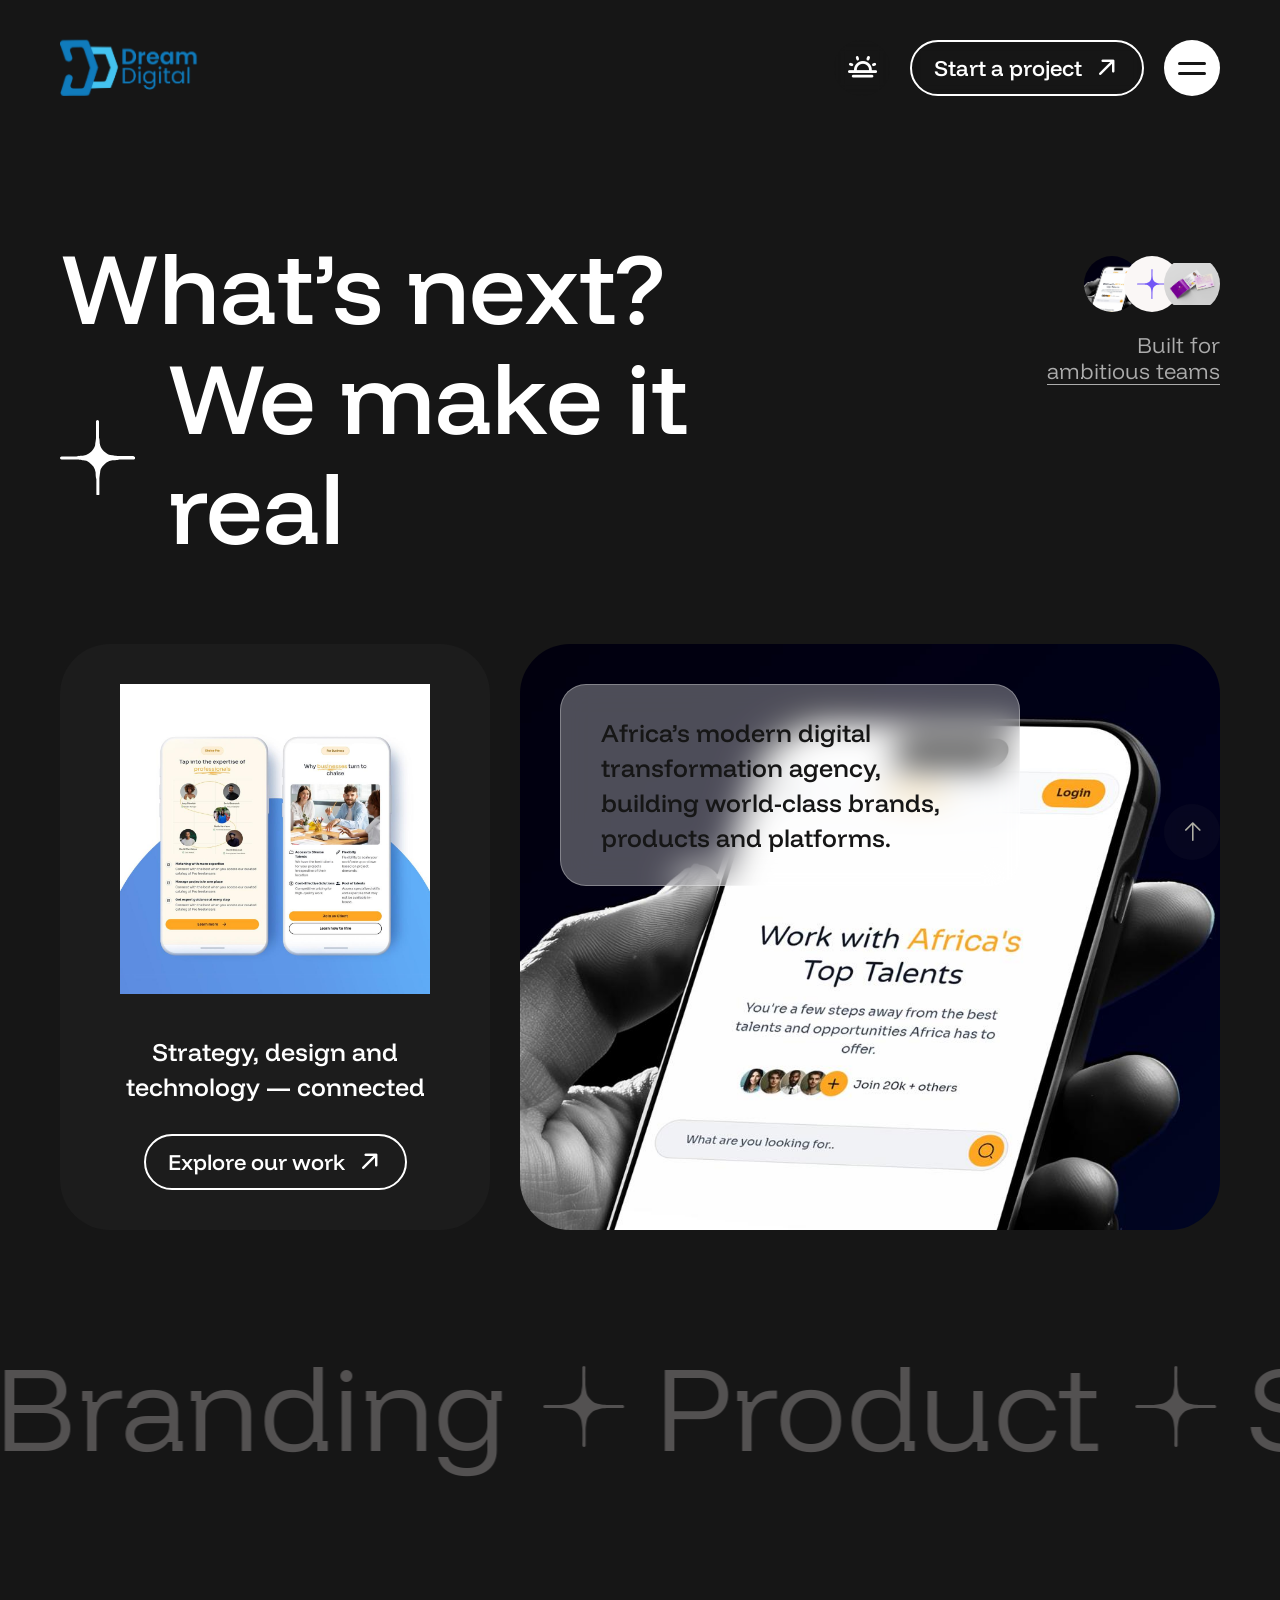
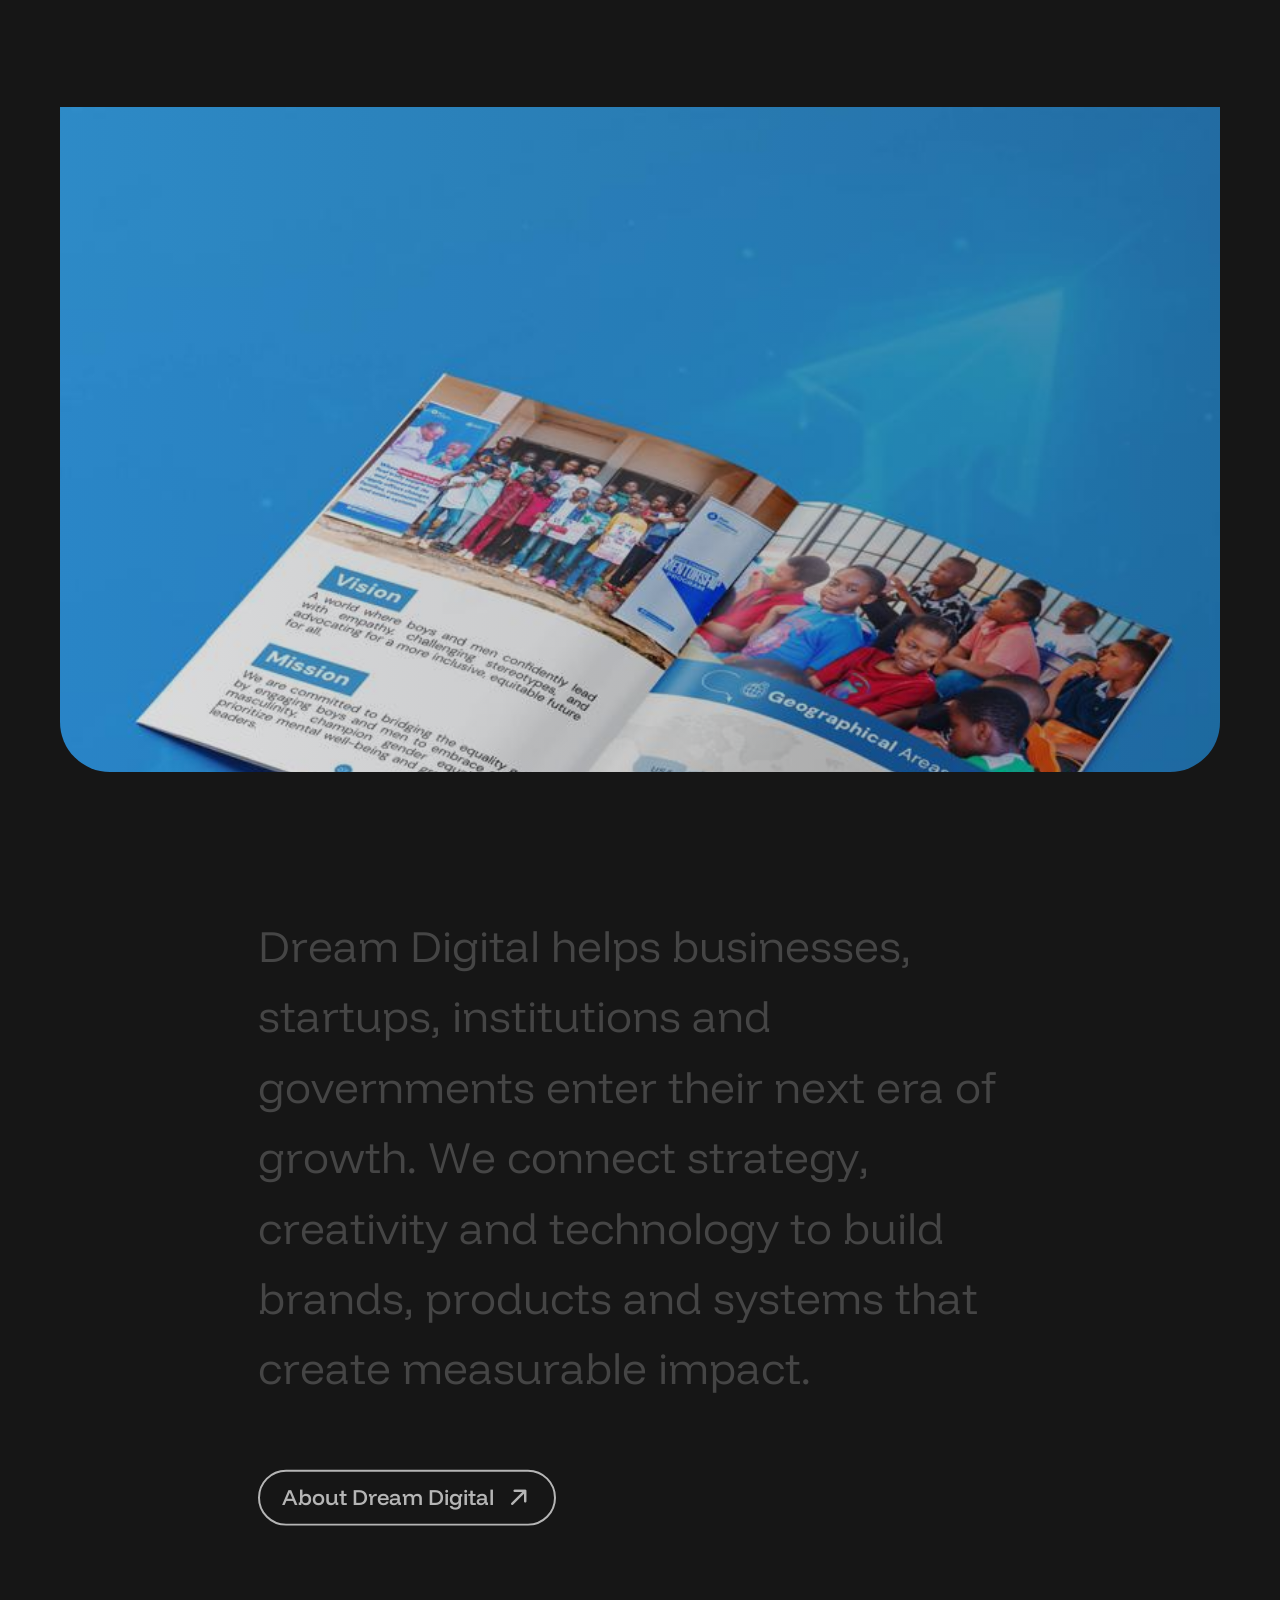
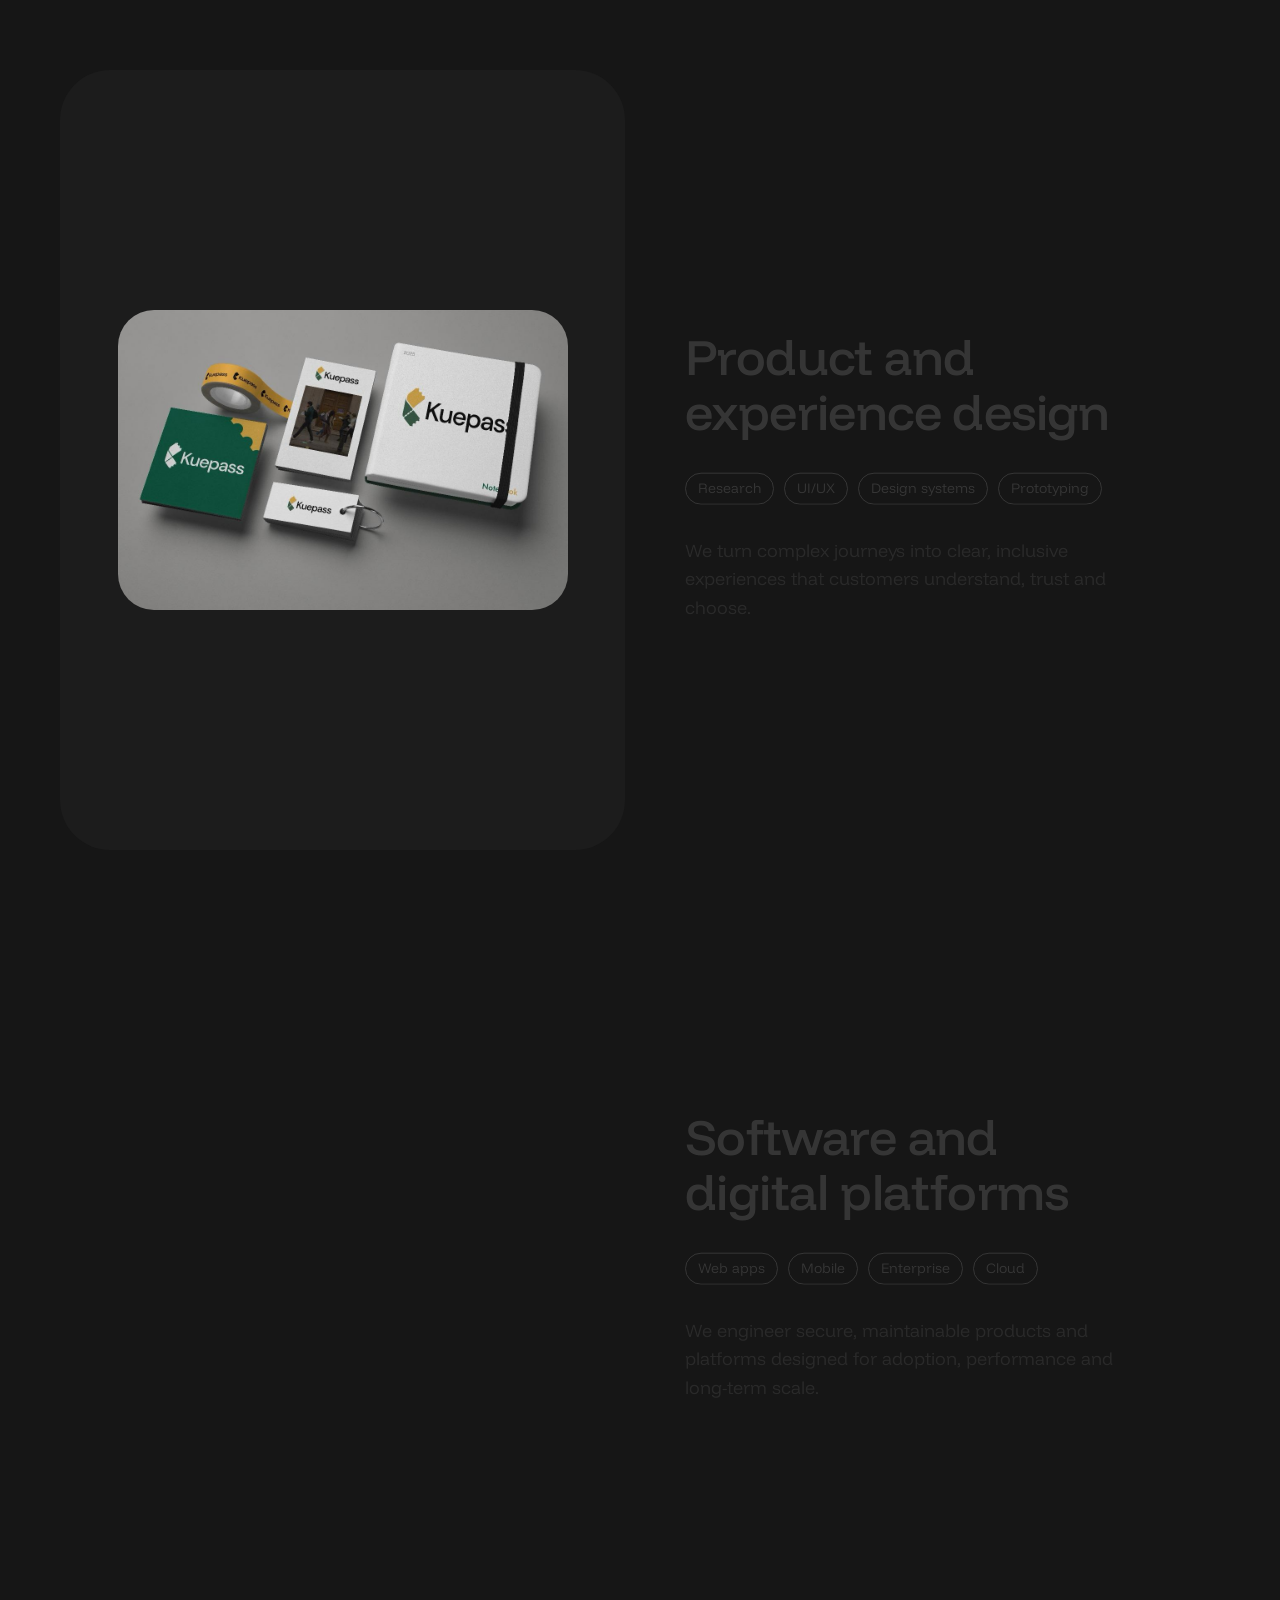
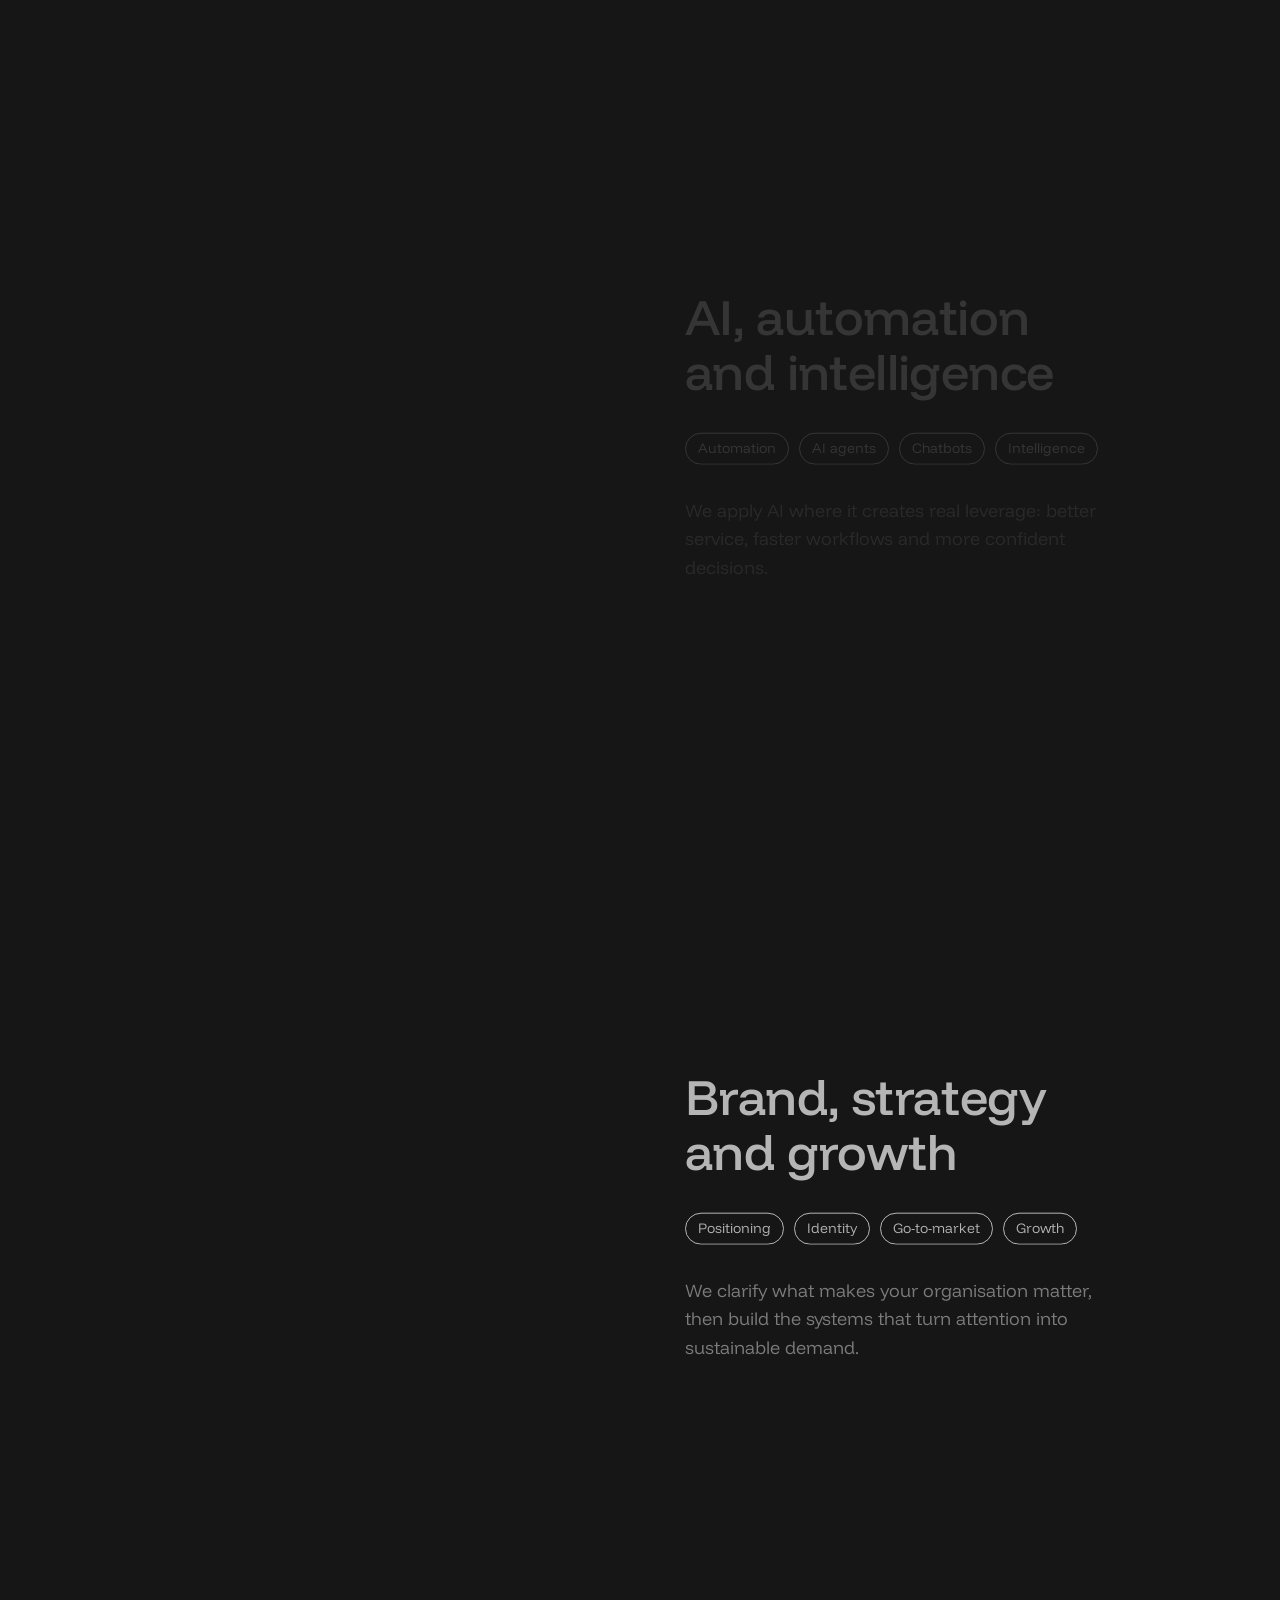
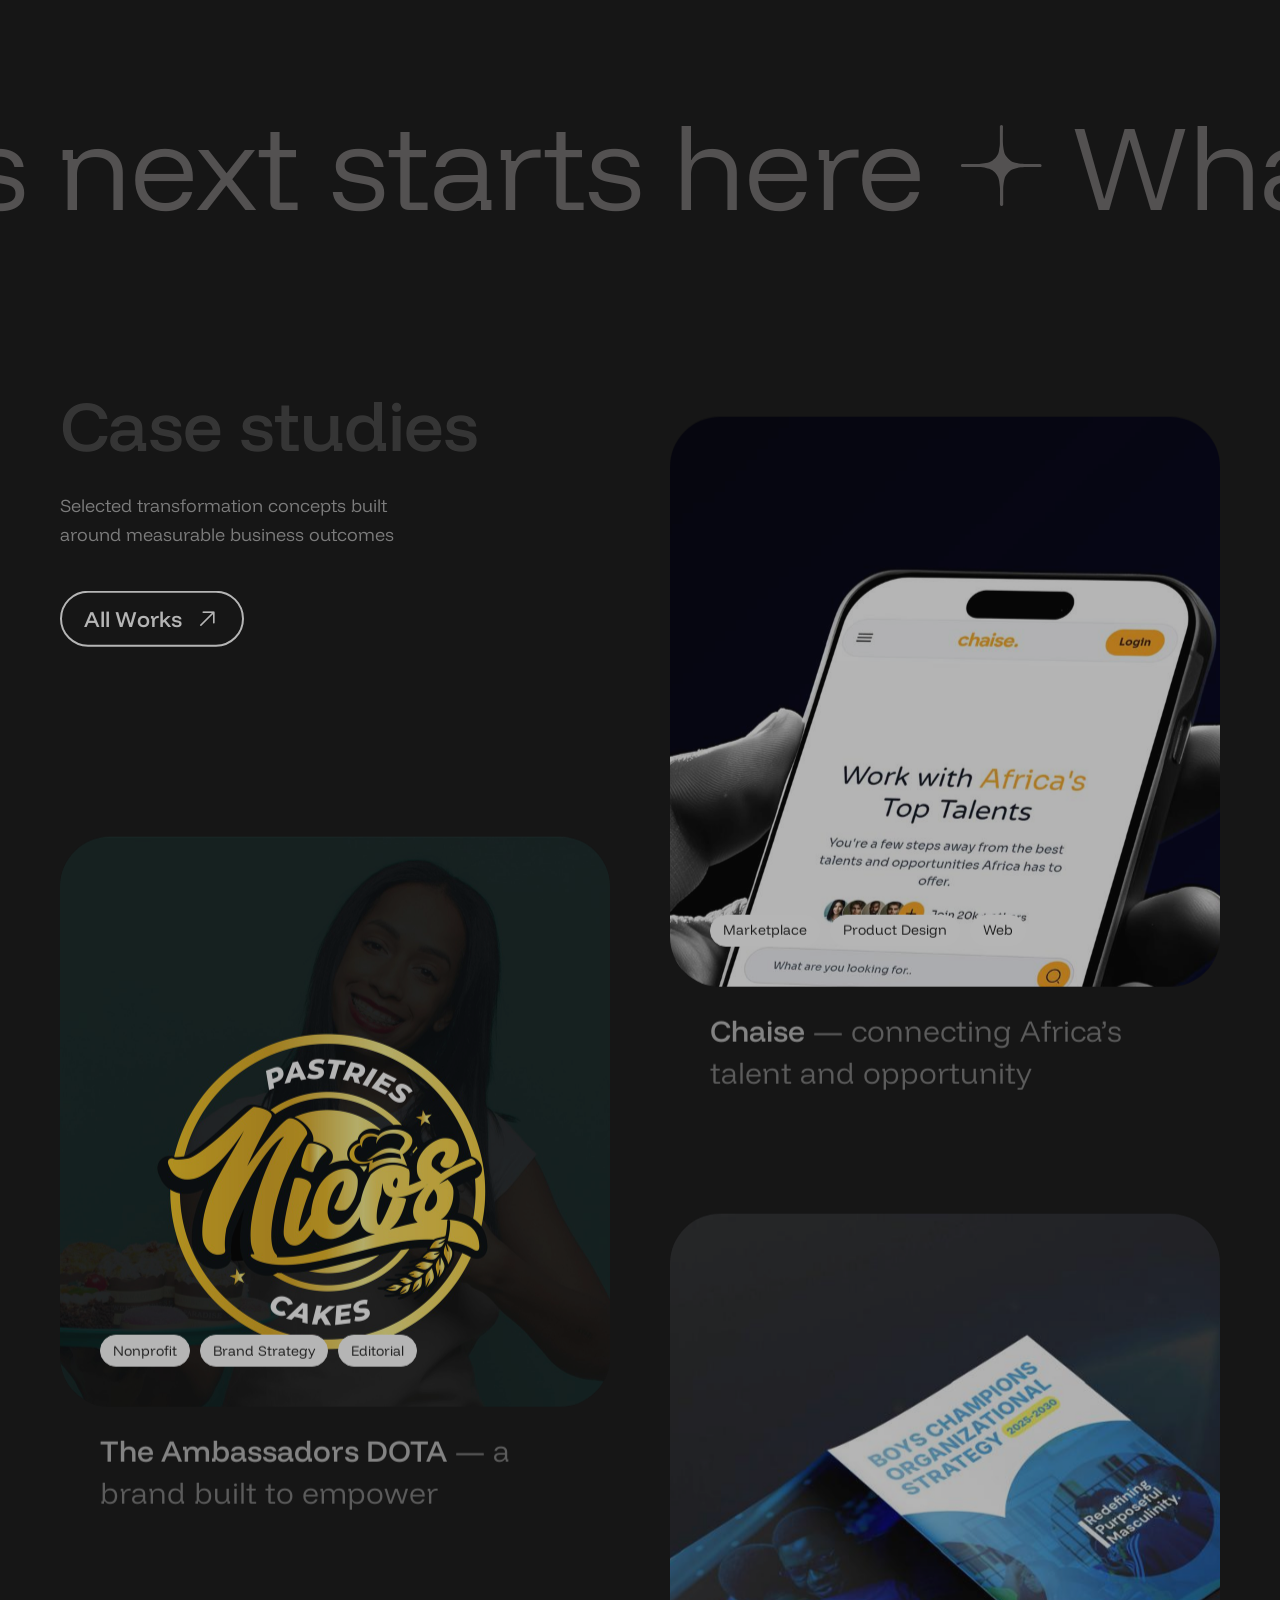
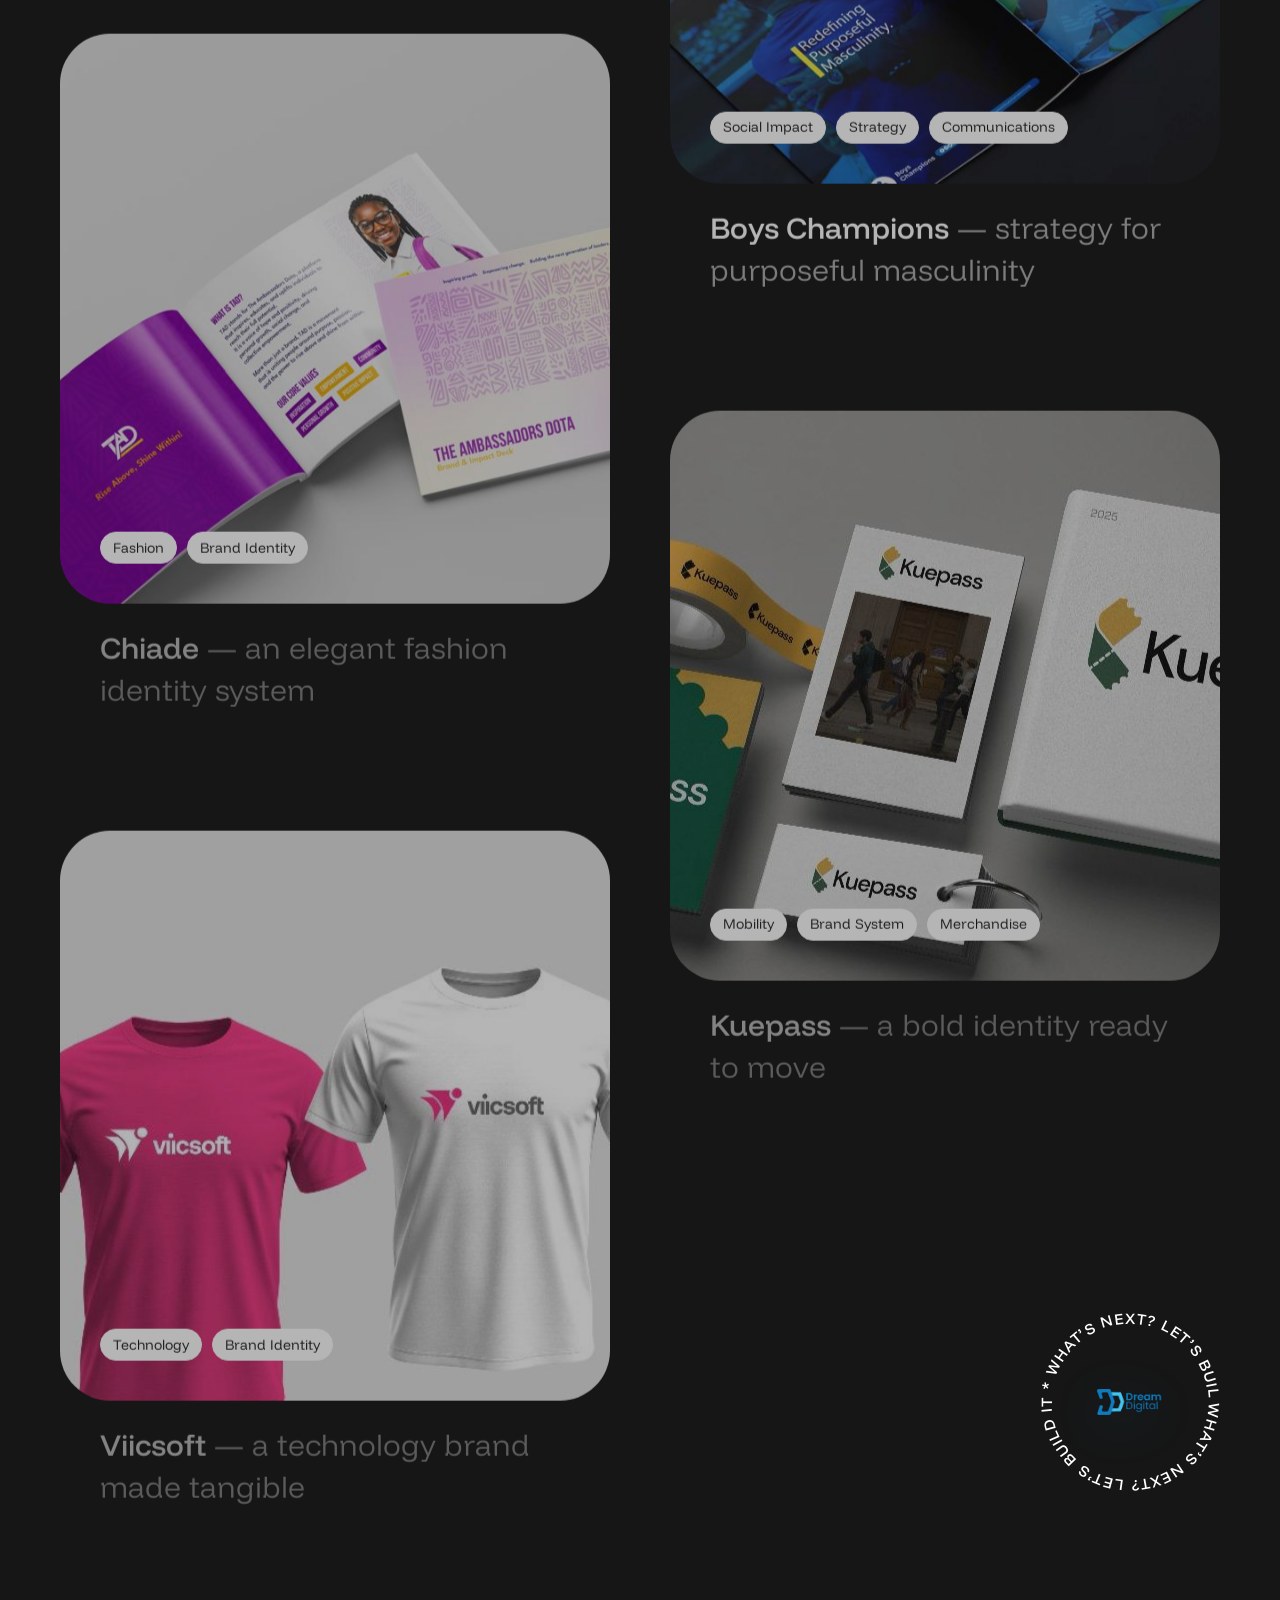
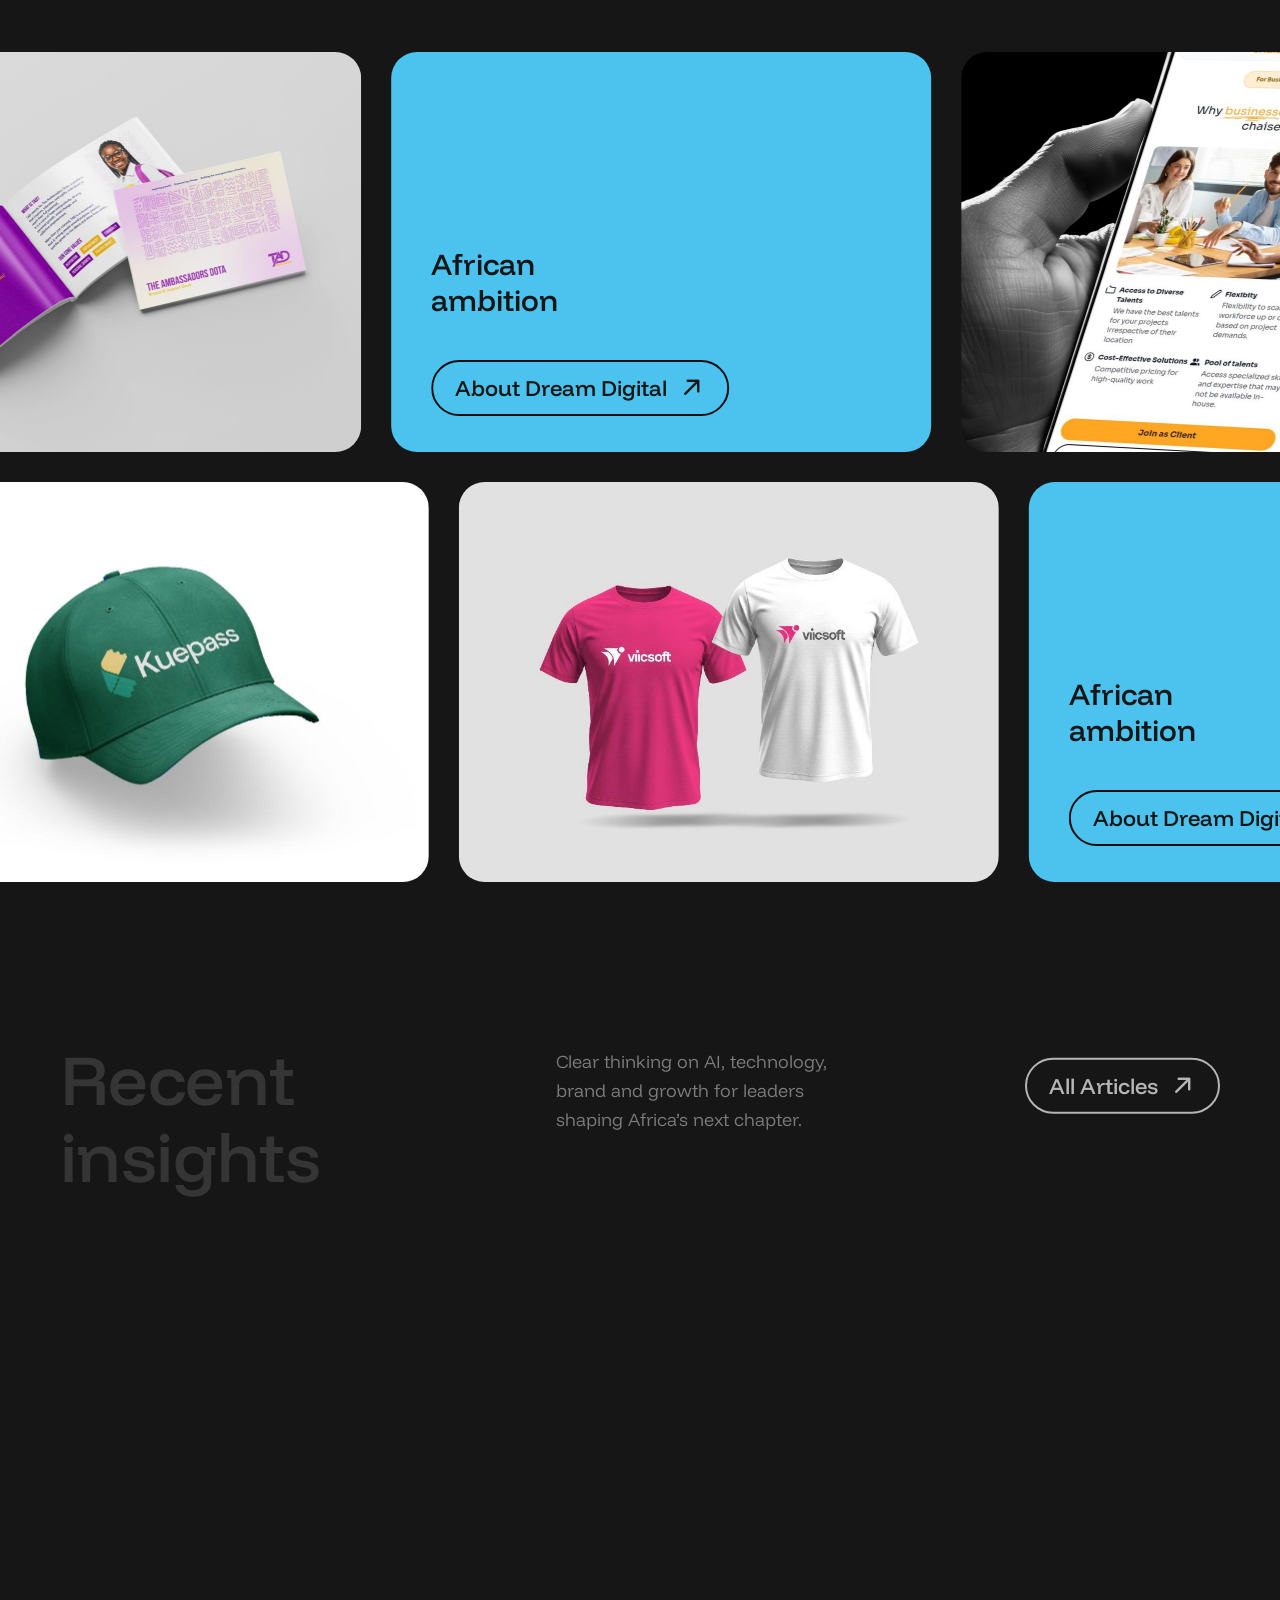
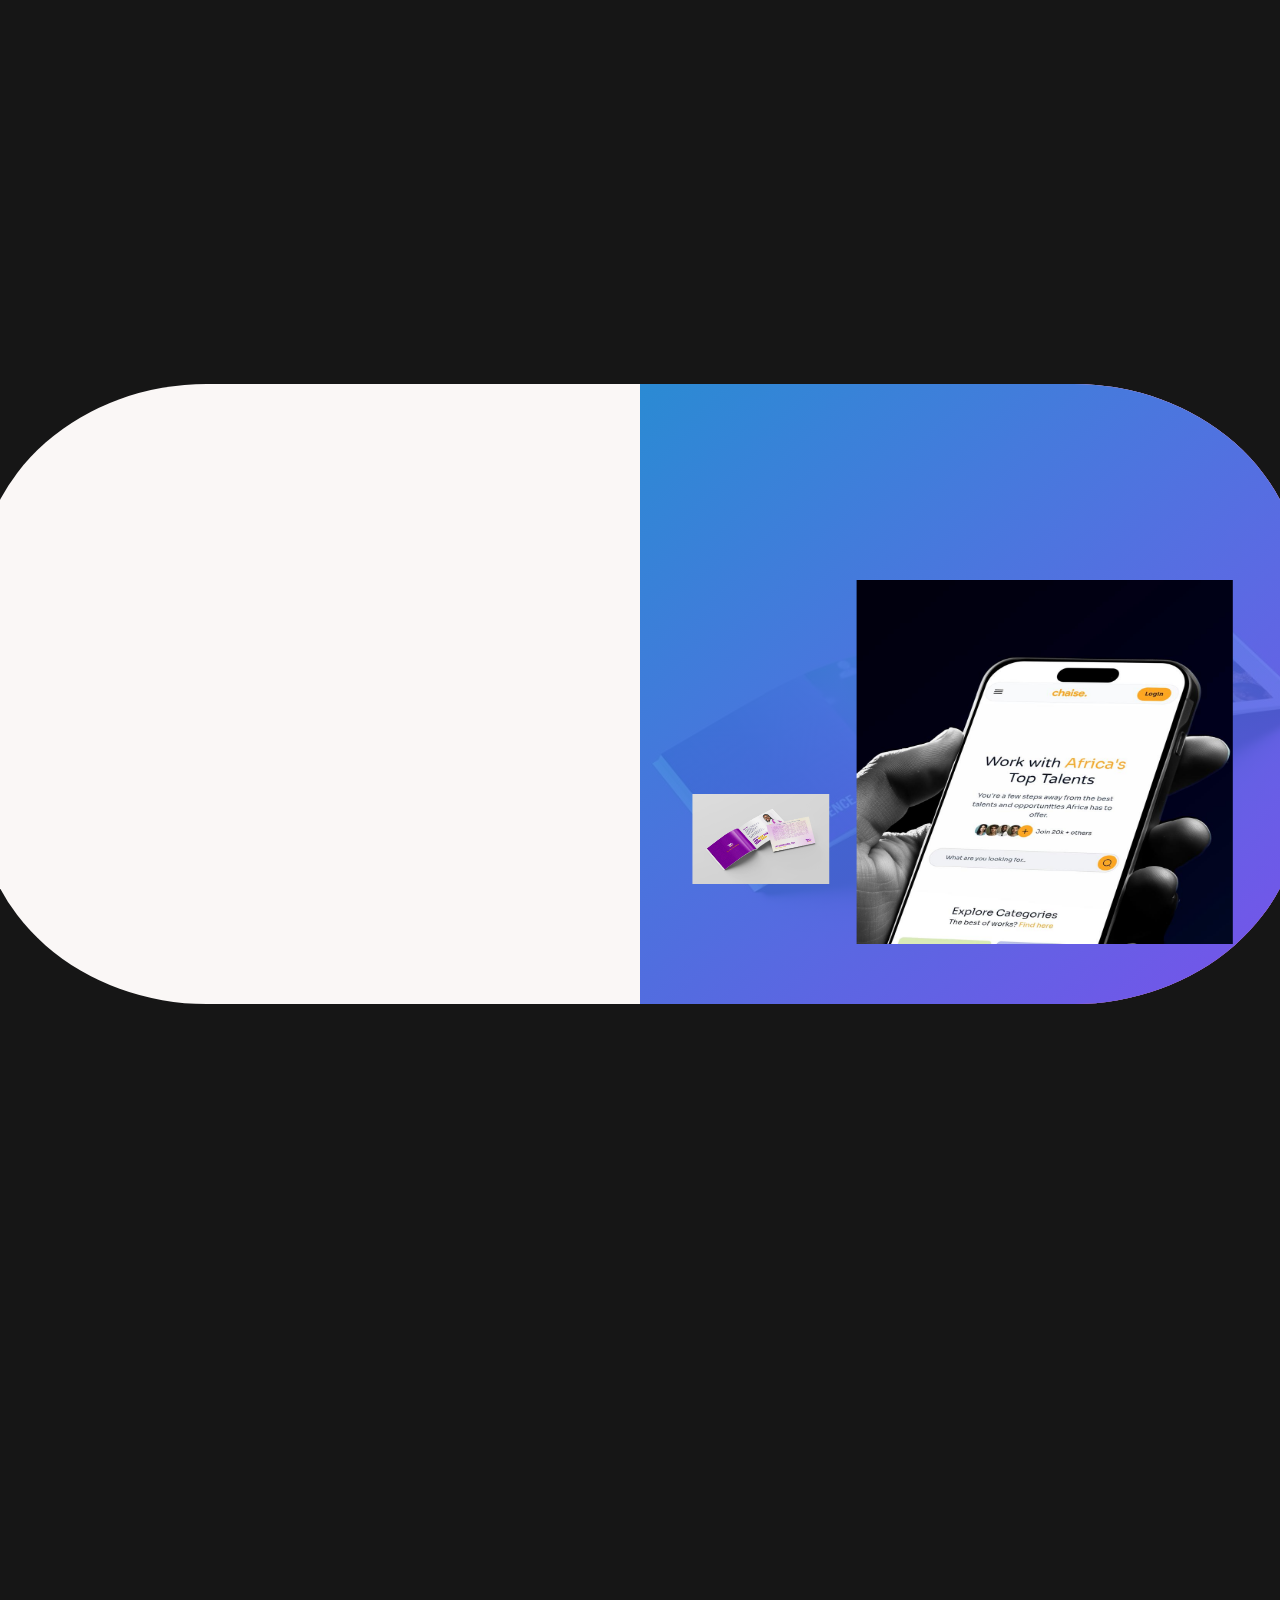
<file: index.html>
<!DOCTYPE html>
<html lang="en" dir="ltr">

  <head>
    <meta charset="UTF-8">
    <script>
      if (!localStorage.getItem('template.theme')) localStorage.setItem('template.theme', 'dark');
      document.documentElement.setAttribute('color-scheme', localStorage.getItem('template.theme'));
    </script>

    <!-- Page Title -->
    <title>Dream Digital — What’s Next?</title>

    <!-- Meta Tags -->
    <meta name="description" content="Dream Digital combines strategy, branding, product design, software and AI to help ambitious organisations build what’s next.">
    <meta name="keywords" content="digital transformation agency, branding, UI UX, software development, AI solutions, Africa">
    <meta name="author" content="Dream Digital">

    <!-- Viewport Meta-->
    <meta http-equiv="X-UA-Compatible" content="IE=edge">
    <meta name="viewport" content="width=device-width, initial-scale=1.0, viewport-fit=cover">

    <!-- Template Favicon & Icons Start -->
    <link rel="icon" href="img/favicon/favicon.ico" sizes="any">
  <link rel="icon" href="img/favicon/favicon-32.png" type="image/png">
  <link rel="apple-touch-icon" href="img/favicon/apple-touch-icon.png">
  <link rel="manifest" href="img/favicon/manifest.webmanifest">
    <!-- Template Favicon & Icons End -->

    <!-- Facebook Metadata Start -->
    <meta property="og:image:height" content="1200">
    <meta property="og:image:width" content="1200">
    <meta property="og:title" content="Dream Digital — What’s Next?">
    <meta property="og:description" content="Strategy, design and technology for the next era of growth.">
    <meta property="og:url" content="https://dreamdigital.africa">
    <meta property="og:image" content="https://dreamdigital.africa/img/portfolio/chaise-hero-phone.jpeg">
    <!-- Facebook Metadata End -->

    <!-- Template Styles Start -->
    <link rel="stylesheet" type="text/css" href="css/plugins.css">
    <link rel="stylesheet" type="text/css" href="css/main.css">
    <link rel="stylesheet" type="text/css" href="css/dream-rayo.css">
    <!-- Template Styles End -->

    <!-- Custom Browser Color Start -->
    <meta name="theme-color" media="(prefers-color-scheme: light)" content="#FAF7F6">
    <meta name="theme-color" media="(prefers-color-scheme: dark)" content="#161616">
    <meta name="msapplication-navbutton-color" content="#161616">
    <meta name="mobile-web-app-capable" content="yes">
    <meta name="apple-mobile-web-app-status-bar-style" content="black-translucent">
    <!-- Custom Browser Color End -->
    
  </head>

  <body>
        </div>
      </div>
    </div>

    <!-- Menu & Menu Hamburger Start -->
    <nav class="mxd-nav__wrap" data-lenis-prevent="">

      <!-- Hamburger Start -->
      <div class="mxd-nav__contain loading__fade">
        <a href="#0" class="mxd-nav__hamburger" aria-label="Menu">
          <!-- flip element -->
          <div class="hamburger__base"></div>
          <div class="hamburger__line"></div>
          <div class="hamburger__line"></div>
        </a>
      </div>
      <!-- Hamburger End -->

      <!-- Main Navigation Start -->
      <div class="mxd-menu__wrapper">
        <!-- background active layer -->
        <div class="mxd-menu__base"></div>
        <!-- menu container -->
        <div class="mxd-menu__contain">
          <div class="mxd-menu__inner">
            <!-- left side -->
            <div class="mxd-menu__left">
              <p class="mxd-menu__caption menu-fade-in">✦ Strategy, design and technology<br>for the next era of growth</p>
              <div class="main-menu">
                <nav class="main-menu__content">
                  <ul class="main-menu__simple" aria-label="Primary navigation">
                    <li><a class="main-menu__link btn btn-anim" href="index.html"><span class="btn-caption">Home</span></a></li>
                    <li><a class="main-menu__link btn btn-anim" href="about.html"><span class="btn-caption">About Us</span></a></li>
                    <li><a class="main-menu__link btn btn-anim" href="services.html"><span class="btn-caption">Services</span></a></li>
                    <li><a class="main-menu__link btn btn-anim" href="work.html"><span class="btn-caption">Works</span></a></li>
                    <li><a class="main-menu__link btn btn-anim" href="insights.html"><span class="btn-caption">Insights</span></a></li>
                    <li><a class="main-menu__link btn btn-anim" href="contact.html"><span class="btn-caption">Contact Us</span></a></li>
                    <li><a class="main-menu__link btn btn-anim" href="pricing.html"><span class="btn-caption">Pricing</span></a></li>
                  </ul>
                  <ul id="main-menu" class="main-menu__accordion">
                    <li class="main-menu__item">
                      <div class="main-menu__toggle">
                        <span class="main-menu__link btn btn-anim">
                          <span class="btn-caption">Home</span>
                        </span>
                        <svg xmlns="http://www.w3.org/2000/svg" width="20" height="20" version="1.1" viewBox="0 0 20 20">
                          <path d="M19.6,9.6h-3.9c-.4,0-1.8-.2-1.8-.2-.6,0-1.1-.2-1.6-.6-.5-.3-.9-.8-1.2-1.2-.3-.4-.4-.9-.5-1.4,0,0,0-1.1-.2-1.5V.4c0-.2-.2-.4-.4-.4s-.4.2-.4.4v4.4c0,.4-.2,1.5-.2,1.5,0,.5-.2,1-.5,1.4-.3.5-.7.9-1.2,1.2s-1,.5-1.6.6c0,0-1.2,0-1.7.2H.4c-.2,0-.4.2-.4.4s.2.4.4.4h4.1c.4,0,1.7.2,1.7.2.6,0,1.1.2,1.6.6.4.3.8.7,1.1,1.1.3.5.5,1,.6,1.6,0,0,0,1.3.2,1.7v4.1c0,.2.2.4.4.4s.4-.2.4-.4v-4.1c0-.4.2-1.7.2-1.7,0-.6.2-1.1.6-1.6.3-.4.7-.8,1.1-1.1.5-.3,1-.5,1.6-.6,0,0,1.3,0,1.8-.2h3.9c.2,0,.4-.2.4-.4s-.2-.4-.4-.4h0Z"/>
                        </svg>
                      </div>
                      <ul class="submenu">
                        <li class="submenu__item">
                          <a href="index.html">Dream Digital home</a>
                        </li>
                        <li class="submenu__item">
                          <a href="index.html">What’s next?</a>
                        </li>
                        <li class="submenu__item">
                          <a href="index.html">Digital transformation</a>
                        </li>
                        <li class="submenu__item">
                          <a href="index.html">Strategy and growth</a>
                        </li>
                        <li class="submenu__item">
                          <a href="index.html">Brand and experience</a>
                        </li>
                        <li class="submenu__item">
                          <a href="index.html">Software and AI</a>
                        </li>
                        <li class="submenu__item active">
                          <a href="index.html">Dream Digital</a>
                        </li>
                        <li class="submenu__item">
                          <a href="index.html">African innovation</a>
                        </li>
                        <li class="submenu__item">
                          <a href="contact.html">Start a project</a>
                        </li>
                      </ul>
                    </li>
                    <li class="main-menu__item">
                      <div class="main-menu__toggle">
                        <span class="main-menu__link btn btn-anim">
                          <span class="btn-caption">Works</span>
                        </span>
                        <svg xmlns="http://www.w3.org/2000/svg" width="20" height="20" version="1.1" viewBox="0 0 20 20">
                          <path d="M19.6,9.6h-3.9c-.4,0-1.8-.2-1.8-.2-.6,0-1.1-.2-1.6-.6-.5-.3-.9-.8-1.2-1.2-.3-.4-.4-.9-.5-1.4,0,0,0-1.1-.2-1.5V.4c0-.2-.2-.4-.4-.4s-.4.2-.4.4v4.4c0,.4-.2,1.5-.2,1.5,0,.5-.2,1-.5,1.4-.3.5-.7.9-1.2,1.2s-1,.5-1.6.6c0,0-1.2,0-1.7.2H.4c-.2,0-.4.2-.4.4s.2.4.4.4h4.1c.4,0,1.7.2,1.7.2.6,0,1.1.2,1.6.6.4.3.8.7,1.1,1.1.3.5.5,1,.6,1.6,0,0,0,1.3.2,1.7v4.1c0,.2.2.4.4.4s.4-.2.4-.4v-4.1c0-.4.2-1.7.2-1.7,0-.6.2-1.1.6-1.6.3-.4.7-.8,1.1-1.1.5-.3,1-.5,1.6-.6,0,0,1.3,0,1.8-.2h3.9c.2,0,.4-.2.4-.4s-.2-.4-.4-.4h0Z"/>
                        </svg>
                      </div>
                      <ul class="submenu">
                        <li class="submenu__item">
                          <a href="work.html">Portfolio</a>
                        </li>
                        <li class="submenu__item">
                          <a href="work.html">All case studies</a>
                        </li>
                        <li class="submenu__item">
                          <a href="case-study.html">Featured case study</a>
                        </li>
                      </ul>
                    </li>
                    <li class="main-menu__item">
                      <div class="main-menu__toggle">
                        <span class="main-menu__link btn btn-anim">
                          <span class="btn-caption">Pages</span>
                        </span>
                        <svg xmlns="http://www.w3.org/2000/svg" width="20" height="20" version="1.1" viewBox="0 0 20 20">
                          <path d="M19.6,9.6h-3.9c-.4,0-1.8-.2-1.8-.2-.6,0-1.1-.2-1.6-.6-.5-.3-.9-.8-1.2-1.2-.3-.4-.4-.9-.5-1.4,0,0,0-1.1-.2-1.5V.4c0-.2-.2-.4-.4-.4s-.4.2-.4.4v4.4c0,.4-.2,1.5-.2,1.5,0,.5-.2,1-.5,1.4-.3.5-.7.9-1.2,1.2s-1,.5-1.6.6c0,0-1.2,0-1.7.2H.4c-.2,0-.4.2-.4.4s.2.4.4.4h4.1c.4,0,1.7.2,1.7.2.6,0,1.1.2,1.6.6.4.3.8.7,1.1,1.1.3.5.5,1,.6,1.6,0,0,0,1.3.2,1.7v4.1c0,.2.2.4.4.4s.4-.2.4-.4v-4.1c0-.4.2-1.7.2-1.7,0-.6.2-1.1.6-1.6.3-.4.7-.8,1.1-1.1.5-.3,1-.5,1.6-.6,0,0,1.3,0,1.8-.2h3.9c.2,0,.4-.2.4-.4s-.2-.4-.4-.4h0Z"/>
                        </svg>
                      </div>
                      <ul class="submenu">
                        <li class="submenu__item">
                          <a href="about.html">Our story</a>
                        </li>
                        <li class="submenu__item">
                          <a href="about.html">About Dream Digital</a>
                        </li>
                        <li class="submenu__item">
                          <a href="services.html">Services</a>
                        </li>
                        <li class="submenu__item">
                          <a href="about.html">How we work</a>
                        </li>
                        <li class="submenu__item">
                          <a href="contact.html">Work with us</a>
                        </li>
                        <li class="submenu__item">
                          <a href="faq.html">FAQs</a>
                        </li>
                        <li class="submenu__item">
                          <a href="404.html">404 error page</a>
                        </li>
                        <li class="submenu__item">
                          <a href="index.html">Home</a>
                        </li>
                      </ul>
                    </li>
                    <li class="main-menu__item">
                      <div class="main-menu__toggle">
                        <span class="main-menu__link btn btn-anim">
                          <span class="btn-caption">Insights</span>
                        </span>
                        <svg xmlns="http://www.w3.org/2000/svg" width="20" height="20" version="1.1" viewBox="0 0 20 20">
                          <path d="M19.6,9.6h-3.9c-.4,0-1.8-.2-1.8-.2-.6,0-1.1-.2-1.6-.6-.5-.3-.9-.8-1.2-1.2-.3-.4-.4-.9-.5-1.4,0,0,0-1.1-.2-1.5V.4c0-.2-.2-.4-.4-.4s-.4.2-.4.4v4.4c0,.4-.2,1.5-.2,1.5,0,.5-.2,1-.5,1.4-.3.5-.7.9-1.2,1.2s-1,.5-1.6.6c0,0-1.2,0-1.7.2H.4c-.2,0-.4.2-.4.4s.2.4.4.4h4.1c.4,0,1.7.2,1.7.2.6,0,1.1.2,1.6.6.4.3.8.7,1.1,1.1.3.5.5,1,.6,1.6,0,0,0,1.3.2,1.7v4.1c0,.2.2.4.4.4s.4-.2.4-.4v-4.1c0-.4.2-1.7.2-1.7,0-.6.2-1.1.6-1.6.3-.4.7-.8,1.1-1.1.5-.3,1-.5,1.6-.6,0,0,1.3,0,1.8-.2h3.9c.2,0,.4-.2.4-.4s-.2-.4-.4-.4h0Z"/>
                        </svg>
                      </div>
                      <ul class="submenu">
                        <li class="submenu__item">
                          <a href="insights.html">All insights</a>
                        </li>
                        <li class="submenu__item">
                          <a href="insights.html">Strategy and growth</a>
                        </li>
                        <li class="submenu__item">
                          <a href="insights.html">Technology and AI</a>
                        </li>
                      </ul>
                    </li>
                    <li class="main-menu__item">
                      <a class="main-menu__link btn btn-anim" href="contact.html">
                        <span class="btn-caption">Contact</span>
                      </a>
                    </li>
                  </ul>
                </nav>
              </div>
            </div>
            <!-- right side -->
            <div class="mxd-menu__right">
              <div class="menu-promo">
                <div class="menu-promo__content">
                  <p class="menu-promo__caption menu-fade-in">Hello from Dream Digital.<br>We help ambitious organisations move from possibility to measurable progress.</p>
                  <div class="menu-promo__video">
                    <video class="menu-video" id="inner-video" preload="auto" autoplay="autoplay" loop="loop" muted="muted" poster="img/portfolio/chaise-hero-phone.jpeg">
                      <source type="video/mp4" src="video/540x310_video.mp4">
                      <source type="video/webm" src="video/540x310_video.webm">
                      <source type="video/ogv" src="video/540x310_video.ogv">
                    </video>
                  </div>
                </div>
              </div>
            </div>
            <!-- data bottom line -->
            <div class="mxd-menu__data menu-fade-in">
              <p class="t-xsmall">
                Built for what’s next
              </p>
              <p class="t-xsmall">
                <i class="ph ph-copyright"></i>
                2026
              </p>
            </div>
          </div>
        </div>
      </div>
      <!-- Main Navigation End -->

    </nav>
    <!-- Menu & Menu Hamburger End -->

    <!-- Header Start -->
    <header id="header" class="mxd-header">
      <!-- header logo -->
      <div class="mxd-header__logo loading__fade">
        <a href="index.html" class="mxd-logo" aria-label="Dream Digital home">
          <!-- logo icon -->
          <svg class="mxd-logo__image" version="1.1" xmlns="http://www.w3.org/2000/svg" x="0px" y="0px" viewBox="0 0 56 56" style="enable-background:new 0 0 56 56;" xml:space="preserve">
            <style type="text/css">
              .mxd-logo__bg{fill:var(--base-opp);}
              .mxd-logo__cat{clip-path:url(#mxd-logo__id);fill:var(--base);}
            </style>
            <path class="mxd-logo__bg" d="M56,28c0,11.1-2.9,28-28,28S0,39.1,0,28S2.9,0,28,0S56,16.9,56,28z"/>
            <g>
              <defs>
                <path id="mxd-logo__clippath" d="M28,0C2.9,0,0,16.9,0,28s2.9,28,28,28s28-16.9,28-28S53.1,0,28,0z"/>
              </defs>
              <clipPath id="mxd-logo__id">
                <use xlink:href="#mxd-logo__clippath"  style="overflow:visible;"/>
              </clipPath>
              <path class="mxd-logo__cat" d="M33.6,34.5h0.9
                c0.5,0,0.9,0.4,0.9,0.9v3.7c0,0.5-0.4,0.9-0.9,0.9h-0.9c-0.5,0-0.9-0.4-0.9-0.9v-3.7C32.7,34.9,33.1,34.5,33.6,34.5z M20.5,37.3
                v1.9c0,0.5,0.4,0.9,0.9,0.9h0.9c0.5,0,0.9-0.4,0.9-0.9v-3.7c0-0.5-0.4-0.9-0.9-0.9h-0.9c-0.5,0-0.9,0.4-0.9,0.9V37.3L20.5,37.3z
                M39.2,21.5v0.9c0,0.5-0.4,0.9-0.9,0.9h-0.9c-0.5,0-0.9-0.4-0.9-0.9v-0.9c0-0.5,0.4-0.9,0.9-0.9h0.9C38.8,20.5,39.2,21,39.2,21.5z
                M34.5,26.1h0.9c0.5,0,0.9-0.4,0.9-0.9v-0.9c0-0.5-0.4-0.9-0.9-0.9h-0.9c-0.5,0-0.9,0.4-0.9,0.9v0.9C33.6,25.7,34,26.1,34.5,26.1z
                M28,26.1h-4.7c-0.5,0-0.9,0.4-0.9,0.9V28c0,0.5,0.4,0.9,0.9,0.9h9.3c0.5,0,0.9-0.4,0.9-0.9v-0.9c0-0.5-0.4-0.9-0.9-0.9H28L28,26.1
                z M19.6,24.3v0.9c0,0.5,0.4,0.9,0.9,0.9h0.9c0.5,0,0.9-0.4,0.9-0.9v-0.9c0-0.5-0.4-0.9-0.9-0.9h-0.9C20,23.3,19.6,23.8,19.6,24.3z
                M16.8,21.5v0.9c0,0.5,0.4,0.9,0.9,0.9h0.9c0.5,0,0.9-0.4,0.9-0.9v-0.9c0-0.5-0.4-0.9-0.9-0.9h-0.9C17.2,20.5,16.8,21,16.8,21.5z
                M14,26.1v4.7c0,0.5,0.4,0.9,0.9,0.9h0.9c0.5,0,0.9-0.4,0.9-0.9v-6.5c0-0.5-0.4-0.9-0.9-0.9h-0.9c-0.5,0-0.9,0.4-0.9,0.9V26.1
                L14,26.1z M11.2,34.5v1.9c0,0.5-0.4,0.9-0.9,0.9H7.5c-0.5,0-0.9,0.4-0.9,0.9v0.9c0,0.5,0.4,0.9,0.9,0.9h0.9c0.5,0,0.9,0.4,0.9,0.9
                V42c0,0.5-0.4,0.9-0.9,0.9H7.5c-0.5,0-0.9,0.4-0.9,0.9v0.9c0,0.5,0.4,0.9,0.9,0.9h0.9c0.5,0,0.9,0.4,0.9,0.9V56
                c0,0.5,0.4,0.9,0.9,0.9h0.9c0.5,0,0.9-0.4,0.9-0.9v-6.5c0-0.5,0.4-0.9,0.9-0.9h3.7c0.5,0,0.9-0.4,0.9-0.9v-0.9
                c0-0.5-0.4-0.9-0.9-0.9h-3.7c-0.5,0-0.9-0.4-0.9-0.9v-6.5c0-0.5,0.4-0.9,0.9-0.9c0.5,0,0.9-0.4,0.9-0.9v-3.7c0-0.5-0.4-0.9-0.9-0.9
                h-0.9c-0.5,0-0.9,0.4-0.9,0.9L11.2,34.5L11.2,34.5z M42,26.1v-1.9c0-0.5-0.4-0.9-0.9-0.9h-0.9c-0.5,0-0.9,0.4-0.9,0.9v6.5
                c0,0.5,0.4,0.9,0.9,0.9h0.9c0.5,0,0.9-0.4,0.9-0.9V26.1L42,26.1z M49.5,39.2v-0.9c0-0.5-0.4-0.9-0.9-0.9h-2.8
                c-0.5,0-0.9-0.4-0.9-0.9v-3.7c0-0.5-0.4-0.9-0.9-0.9h-0.9c-0.5,0-0.9,0.4-0.9,0.9v3.7c0,0.5,0.4,0.9,0.9,0.9c0.5,0,0.9,0.4,0.9,0.9
                v6.5c0,0.5-0.4,0.9-0.9,0.9h-3.7c-0.5,0-0.9,0.4-0.9,0.9v0.9c0,0.5,0.4,0.9,0.9,0.9h3.7c0.5,0,0.9,0.4,0.9,0.9V56
                c0,0.5,0.4,0.9,0.9,0.9h0.9c0.5,0,0.9-0.4,0.9-0.9v-9.3c0-0.5,0.4-0.9,0.9-0.9h0.9c0.5,0,0.9-0.4,0.9-0.9v-0.9
                c0-0.5-0.4-0.9-0.9-0.9h-0.9c-0.5,0-0.9-0.4-0.9-0.9v-0.9c0-0.5,0.4-0.9,0.9-0.9h0.9C49,40.1,49.5,39.7,49.5,39.2L49.5,39.2z"/>
            </g>
          </svg>
          <!-- logo text -->
          <span class="mxd-logo__text">Dream<br>Digital</span>
        </a>
      </div>
      <!-- header controls -->
      <div class="mxd-header__controls loading__fade">
        <button id="color-switcher" class="mxd-color-switcher" type="button" role="switch" aria-label="light/dark mode" aria-checked="true"></button>
        <a class="btn btn-anim btn-default btn-mobile-icon btn-outline slide-right-up" href="contact.html" aria-label="Say Hello">
          <span class="btn-caption">Start a project</span>
          <i class="ph-bold ph-arrow-up-right"></i>
        </a>
      </div>
    </header>
    <!-- Header End -->

    <!-- Page Content Start -->
    <main id="mxd-page-content" class="mxd-page-content">

      <!-- Hero Section Start -->
      <div class="mxd-section mxd-hero-section padding-grid-pre-mtext">
        <div class="mxd-hero-05">
          <div class="mxd-hero-05__wrap loading-wrap">
            <div class="mxd-hero-05__top">
              <div class="mxd-hero-05__headline">
                <div class="container-fluid p-0">
                  <div class="row g-0 d-flex flex-column flex-xl-row">
                    <div class="col-12 col-xl-8 col-xxl-10 order-2 order-xl-1 mxd-grid-item no-margin">
                      <!-- title text -->
                      <h1 class="hero-05-title">
                        <span class="hero-05-title__row loading__item">
                          <em class="hero-05-title__item">What’s next?</em>
                        </span>
                        <span class="hero-05-title__row loading__item">
                          <em class="hero-05-title__item title-item-image">
                            <svg class="mxd-pulse" xmlns="http://www.w3.org/2000/svg" version="1.1" viewBox="0 0 20 20">
                              <path d="M19.6,9.6h-3.9c-.4,0-1.8-.2-1.8-.2-.6,0-1.1-.2-1.6-.6-.5-.3-.9-.8-1.2-1.2-.3-.4-.4-.9-.5-1.4,0,0,0-1.1-.2-1.5V.4c0-.2-.2-.4-.4-.4s-.4.2-.4.4v4.4c0,.4-.2,1.5-.2,1.5,0,.5-.2,1-.5,1.4-.3.5-.7.9-1.2,1.2s-1,.5-1.6.6c0,0-1.2,0-1.7.2H.4c-.2,0-.4.2-.4.4s.2.4.4.4h4.1c.4,0,1.7.2,1.7.2.6,0,1.1.2,1.6.6.4.3.8.7,1.1,1.1.3.5.5,1,.6,1.6,0,0,0,1.3.2,1.7v4.1c0,.2.2.4.4.4s.4-.2.4-.4v-4.1c0-.4.2-1.7.2-1.7,0-.6.2-1.1.6-1.6.3-.4.7-.8,1.1-1.1.5-.3,1-.5,1.6-.6,0,0,1.3,0,1.8-.2h3.9c.2,0,.4-.2.4-.4s-.2-.4-.4-.4h0Z"/>
                            </svg>
                          </em>
                          <em class="hero-05-title__item">We make it real</em>
                        </span>
                      </h1>
                    </div>
                    <div class="col-12 col-xl-4 col-xxl-2 order-1 order-xl-2 mxd-grid-item no-margin">
                      <!-- clients avatars -->
                      <div class="hero-05-headline__avatars loading__fade">
                        <div class="mxd-avatars-group align-right">
                          <div class="mxd-avatars align-right">
                            <div class="mxd-avatars__item small">
                              <img src="img/portfolio/chaise-hero-phone.jpeg" alt="Chaise talent marketplace mobile experience">
                            </div>
                            <div class="mxd-avatars__item small bg-base-opp">
                              <svg class="mxd-avatars__icon small" version="1.1" xmlns="http://www.w3.org/2000/svg" xmlns:xlink="http://www.w3.org/1999/xlink" x="0px" y="0px"
                                width="60px" height="60px" viewBox="0 0 60 60" style="enable-background:new 0 0 60 60;" xml:space="preserve">
                                <style type="text/css">
                                  .icon-star {
                                    fill:var(--additional);
                                  }
                                </style>
                                <path class="icon-star" d="M58.9,28.9c0,0-9.1,0.1-12.1,0c-1.3,0-5.3-0.5-5.3-0.5c-1.7-0.2-3.4-0.7-4.8-1.7c-1.4-1-2.7-2.3-3.6-3.7
                                  c-0.8-1.3-1.3-2.7-1.5-4.2c0,0-0.4-3.3-0.5-4.4c-0.2-3.3,0-13.1,0-13.1c0-0.6-0.5-1.1-1.1-1.1s-1.1,0.5-1.1,1.1
                                  c0,0,0.2,9.8,0,13.1c0,1.1-0.5,4.4-0.5,4.4c-0.2,1.5-0.6,3-1.5,4.2c-0.9,1.5-2.2,2.7-3.6,3.7s-3,1.5-4.7,1.7c0,0-3.7,0.4-5,0.5
                                  c-3.1,0.2-12.5,0-12.5,0C0.5,28.9,0,29.4,0,30s0.5,1.1,1.1,1.1c0,0,9.4-0.2,12.5,0c1.2,0,5,0.5,5,0.5c1.7,0.2,3.3,0.7,4.7,1.7
                                  c1.3,0.9,2.4,2,3.3,3.3c1,1.4,1.5,3.1,1.7,4.8c0,0,0.4,3.9,0.5,5.2c0.1,3,0,12.2,0,12.2c0,0.6,0.5,1.1,1.1,1.1s1.1-0.5,1.1-1.1
                                  c0,0-0.1-9.2,0-12.2c0-1.3,0.5-5.2,0.5-5.2c0.2-1.7,0.7-3.4,1.7-4.8c0.9-1.3,2-2.4,3.3-3.3c1.4-1,3.1-1.5,4.8-1.7
                                  c0,0,3.9-0.4,5.3-0.5c3-0.1,12.1,0,12.1,0c0.6,0,1.1-0.5,1.1-1.1s-0.5-1.1-1.1-1.1l0,0L58.9,28.9z"/>
                              </svg>
                            </div>
                            <div class="mxd-avatars__item small">
                              <img src="img/portfolio/ambassadors-brand-deck.jpeg" alt="The Ambassadors DOTA brand and impact deck">
                            </div>
                          </div>
                          <div class="mxd-avatars-group__text">
                            <p>Built for<br>
                              <a href="contact.html">ambitious teams</a>
                            </p>
                          </div>
                        </div>
                      </div>
                    </div>
                  </div>
                </div>
              </div>
            </div>
            <div class="mxd-hero-05__bottom mxd-grid-item no-margin">
              <div class="mxd-hero-05__worksblock loading__item">
                <img class="mxd-move" src="img/portfolio/chaise-marketplace-screens.jpeg" alt="Chaise marketplace product screens">
                <div class="hero-05-worksblock__descr">
                  <p class="t-large t-caption t-bright">Strategy, design and technology — connected</p>
                  <a class="btn btn-anim btn-default btn-outline slide-right-up" href="work.html">
                    <span class="btn-caption">Explore our work</span>
                    <i class="ph-bold ph-arrow-up-right"></i>
                  </a>
                </div>
              </div>
              <div class="mxd-hero-05__videoblock loading__item">
                <div class="mxd-hero-05-videoblock__video">
                  <video preload="auto" autoplay="autoplay" loop="loop" muted="muted" poster="img/portfolio/boys-champions-strategy-cover.jpeg">
                    <source type="video/mp4" src="video/1280x720_video.mp4">
                    <source type="video/webm" src="video/1280x720_video.webm">
                    <source type="video/ogv" src="video/1280x720_video.ogv">
                  </video>
                </div>
                <div class="mxd-hero-05-videoblock__descr">
                  <p class="t-large t-caption t-bright">Africa’s modern digital transformation agency, building world-class brands, products and platforms.</p>
                </div>
              </div>
            </div>
          </div>
        </div>
      </div>
      <!-- Hero Section End -->

      <!-- Section - Marquee Text One Line Start -->
      <div class="mxd-section padding-mtext">
        <div class="mxd-container fullwidth-container">

          <!-- Block - Marquee Text One Line Start -->
          <div class="mxd-block">
            <div class="marquee marquee-right--gsap muted-extra">
              <div class="marquee__toright">
                <!-- single item -->
                <div class="marquee__item one-line item-regular text">
                  <p class="marquee__text">Strategy</p>
                  <div class="marquee__image">
                    <svg version="1.1" xmlns="http://www.w3.org/2000/svg" viewBox="0 0 80 80" fill="currentColor">
                      <path fill="currentColor" d="M78.4,38.4c0,0-11.8,0-15.8,0c-1.6,0-4.8-0.2-7.1-0.8c-2.3-0.6-4.3-0.8-6.3-2.4c-2-1.2-3.5-3.2-4.7-4.8
                        c-1.2-1.6-1.6-3.6-2-5.5c-0.3-1.5-0.7-4.3-0.8-5.9c-0.2-4.3,0-17.4,0-17.4C41.8,0.8,41,0,40.2,0s-1.6,0.8-1.6,1.6c0,0,0,13.1,0,17.4
                        c0,1.6-0.6,4.3-0.8,5.9c-0.3,2-0.8,4-2,5.5c-1.2,2-2.8,3.6-4.7,4.8s-4,1.8-6.3,2.4c-1.9,0.5-4.7,0.6-6.7,0.8c-3.9,0.4-16.6,0-16.6,0
                        C0.8,38.4,0,39.2,0,40c0,0.8,0.8,1.6,1.6,1.6c0,0,12.2,0,16.6,0c1.6,0,4.8,0.3,6.7,0.8c2.3,0.6,4.3,0.8,6.3,2.4
                        c1.6,1.2,3.2,2.8,4.3,4.4c1.2,2,2.1,3.9,2.4,6.3c0.2,1.7,0.7,4.7,0.8,6.7c0.2,4,0,16.2,0,16.2c0,0.8,0.8,1.6,1.6,1.6
                        s1.6-0.8,1.6-1.6c0,0,0-12.3,0-16.2c0-1.6,0.5-5.1,0.8-6.7c0.5-2.3,0.8-4.4,2.4-6.3c1.2-1.6,2.8-3.2,4.3-4.4c2-1.2,3.9-2,6.3-2.4
                        c1.8-0.3,5.1-0.7,7.1-0.8c3.5-0.2,15.8,0,15.8,0c0.8,0,1.6-0.8,1.6-1.6C80,39.2,79.2,38.4,78.4,38.4C78.4,38.4,78.4,38.4,78.4,38.4z
                        "/>
                    </svg>
                  </div>
                </div>
                <!-- single item -->
                <div class="marquee__item one-line item-regular text">
                  <p class="marquee__text">Branding</p>
                  <div class="marquee__image">
                    <svg version="1.1" xmlns="http://www.w3.org/2000/svg" viewBox="0 0 80 80" fill="currentColor">
                      <path fill="currentColor" d="M78.4,38.4c0,0-11.8,0-15.8,0c-1.6,0-4.8-0.2-7.1-0.8c-2.3-0.6-4.3-0.8-6.3-2.4c-2-1.2-3.5-3.2-4.7-4.8
                        c-1.2-1.6-1.6-3.6-2-5.5c-0.3-1.5-0.7-4.3-0.8-5.9c-0.2-4.3,0-17.4,0-17.4C41.8,0.8,41,0,40.2,0s-1.6,0.8-1.6,1.6c0,0,0,13.1,0,17.4
                        c0,1.6-0.6,4.3-0.8,5.9c-0.3,2-0.8,4-2,5.5c-1.2,2-2.8,3.6-4.7,4.8s-4,1.8-6.3,2.4c-1.9,0.5-4.7,0.6-6.7,0.8c-3.9,0.4-16.6,0-16.6,0
                        C0.8,38.4,0,39.2,0,40c0,0.8,0.8,1.6,1.6,1.6c0,0,12.2,0,16.6,0c1.6,0,4.8,0.3,6.7,0.8c2.3,0.6,4.3,0.8,6.3,2.4
                        c1.6,1.2,3.2,2.8,4.3,4.4c1.2,2,2.1,3.9,2.4,6.3c0.2,1.7,0.7,4.7,0.8,6.7c0.2,4,0,16.2,0,16.2c0,0.8,0.8,1.6,1.6,1.6
                        s1.6-0.8,1.6-1.6c0,0,0-12.3,0-16.2c0-1.6,0.5-5.1,0.8-6.7c0.5-2.3,0.8-4.4,2.4-6.3c1.2-1.6,2.8-3.2,4.3-4.4c2-1.2,3.9-2,6.3-2.4
                        c1.8-0.3,5.1-0.7,7.1-0.8c3.5-0.2,15.8,0,15.8,0c0.8,0,1.6-0.8,1.6-1.6C80,39.2,79.2,38.4,78.4,38.4C78.4,38.4,78.4,38.4,78.4,38.4z
                        "/>
                    </svg>
                  </div>
                </div>
                <!-- single item -->
                <div class="marquee__item one-line item-regular text">
                  <p class="marquee__text">Product</p>
                  <div class="marquee__image">
                    <svg version="1.1" xmlns="http://www.w3.org/2000/svg" viewBox="0 0 80 80" fill="currentColor">
                      <path fill="currentColor" d="M78.4,38.4c0,0-11.8,0-15.8,0c-1.6,0-4.8-0.2-7.1-0.8c-2.3-0.6-4.3-0.8-6.3-2.4c-2-1.2-3.5-3.2-4.7-4.8
                        c-1.2-1.6-1.6-3.6-2-5.5c-0.3-1.5-0.7-4.3-0.8-5.9c-0.2-4.3,0-17.4,0-17.4C41.8,0.8,41,0,40.2,0s-1.6,0.8-1.6,1.6c0,0,0,13.1,0,17.4
                        c0,1.6-0.6,4.3-0.8,5.9c-0.3,2-0.8,4-2,5.5c-1.2,2-2.8,3.6-4.7,4.8s-4,1.8-6.3,2.4c-1.9,0.5-4.7,0.6-6.7,0.8c-3.9,0.4-16.6,0-16.6,0
                        C0.8,38.4,0,39.2,0,40c0,0.8,0.8,1.6,1.6,1.6c0,0,12.2,0,16.6,0c1.6,0,4.8,0.3,6.7,0.8c2.3,0.6,4.3,0.8,6.3,2.4
                        c1.6,1.2,3.2,2.8,4.3,4.4c1.2,2,2.1,3.9,2.4,6.3c0.2,1.7,0.7,4.7,0.8,6.7c0.2,4,0,16.2,0,16.2c0,0.8,0.8,1.6,1.6,1.6
                        s1.6-0.8,1.6-1.6c0,0,0-12.3,0-16.2c0-1.6,0.5-5.1,0.8-6.7c0.5-2.3,0.8-4.4,2.4-6.3c1.2-1.6,2.8-3.2,4.3-4.4c2-1.2,3.9-2,6.3-2.4
                        c1.8-0.3,5.1-0.7,7.1-0.8c3.5-0.2,15.8,0,15.8,0c0.8,0,1.6-0.8,1.6-1.6C80,39.2,79.2,38.4,78.4,38.4C78.4,38.4,78.4,38.4,78.4,38.4z
                        "/>
                    </svg>
                  </div>
                </div>
                <!-- single item -->
                <div class="marquee__item one-line item-regular text">
                  <p class="marquee__text">Software</p>
                  <div class="marquee__image">
                    <svg version="1.1" xmlns="http://www.w3.org/2000/svg" viewBox="0 0 80 80" fill="currentColor">
                      <path fill="currentColor" d="M78.4,38.4c0,0-11.8,0-15.8,0c-1.6,0-4.8-0.2-7.1-0.8c-2.3-0.6-4.3-0.8-6.3-2.4c-2-1.2-3.5-3.2-4.7-4.8
                        c-1.2-1.6-1.6-3.6-2-5.5c-0.3-1.5-0.7-4.3-0.8-5.9c-0.2-4.3,0-17.4,0-17.4C41.8,0.8,41,0,40.2,0s-1.6,0.8-1.6,1.6c0,0,0,13.1,0,17.4
                        c0,1.6-0.6,4.3-0.8,5.9c-0.3,2-0.8,4-2,5.5c-1.2,2-2.8,3.6-4.7,4.8s-4,1.8-6.3,2.4c-1.9,0.5-4.7,0.6-6.7,0.8c-3.9,0.4-16.6,0-16.6,0
                        C0.8,38.4,0,39.2,0,40c0,0.8,0.8,1.6,1.6,1.6c0,0,12.2,0,16.6,0c1.6,0,4.8,0.3,6.7,0.8c2.3,0.6,4.3,0.8,6.3,2.4
                        c1.6,1.2,3.2,2.8,4.3,4.4c1.2,2,2.1,3.9,2.4,6.3c0.2,1.7,0.7,4.7,0.8,6.7c0.2,4,0,16.2,0,16.2c0,0.8,0.8,1.6,1.6,1.6
                        s1.6-0.8,1.6-1.6c0,0,0-12.3,0-16.2c0-1.6,0.5-5.1,0.8-6.7c0.5-2.3,0.8-4.4,2.4-6.3c1.2-1.6,2.8-3.2,4.3-4.4c2-1.2,3.9-2,6.3-2.4
                        c1.8-0.3,5.1-0.7,7.1-0.8c3.5-0.2,15.8,0,15.8,0c0.8,0,1.6-0.8,1.6-1.6C80,39.2,79.2,38.4,78.4,38.4C78.4,38.4,78.4,38.4,78.4,38.4z
                        "/>
                    </svg>
                  </div>
                </div>
                <!-- single item -->
                <div class="marquee__item one-line item-regular text">
                  <p class="marquee__text">AI Solutions</p>
                  <div class="marquee__image">
                    <svg version="1.1" xmlns="http://www.w3.org/2000/svg" viewBox="0 0 80 80" fill="currentColor">
                      <path fill="currentColor" d="M78.4,38.4c0,0-11.8,0-15.8,0c-1.6,0-4.8-0.2-7.1-0.8c-2.3-0.6-4.3-0.8-6.3-2.4c-2-1.2-3.5-3.2-4.7-4.8
                        c-1.2-1.6-1.6-3.6-2-5.5c-0.3-1.5-0.7-4.3-0.8-5.9c-0.2-4.3,0-17.4,0-17.4C41.8,0.8,41,0,40.2,0s-1.6,0.8-1.6,1.6c0,0,0,13.1,0,17.4
                        c0,1.6-0.6,4.3-0.8,5.9c-0.3,2-0.8,4-2,5.5c-1.2,2-2.8,3.6-4.7,4.8s-4,1.8-6.3,2.4c-1.9,0.5-4.7,0.6-6.7,0.8c-3.9,0.4-16.6,0-16.6,0
                        C0.8,38.4,0,39.2,0,40c0,0.8,0.8,1.6,1.6,1.6c0,0,12.2,0,16.6,0c1.6,0,4.8,0.3,6.7,0.8c2.3,0.6,4.3,0.8,6.3,2.4
                        c1.6,1.2,3.2,2.8,4.3,4.4c1.2,2,2.1,3.9,2.4,6.3c0.2,1.7,0.7,4.7,0.8,6.7c0.2,4,0,16.2,0,16.2c0,0.8,0.8,1.6,1.6,1.6
                        s1.6-0.8,1.6-1.6c0,0,0-12.3,0-16.2c0-1.6,0.5-5.1,0.8-6.7c0.5-2.3,0.8-4.4,2.4-6.3c1.2-1.6,2.8-3.2,4.3-4.4c2-1.2,3.9-2,6.3-2.4
                        c1.8-0.3,5.1-0.7,7.1-0.8c3.5-0.2,15.8,0,15.8,0c0.8,0,1.6-0.8,1.6-1.6C80,39.2,79.2,38.4,78.4,38.4C78.4,38.4,78.4,38.4,78.4,38.4z
                        "/>
                    </svg>
                  </div>
                </div>
              </div>
            </div>
          </div>
          <!-- Block - Marquee Text One Line End -->

        </div>
      </div>
      <!-- Section - Marquee Text One Line End -->

      <!-- Section - Parallax Divider Start -->
      <div class="mxd-section padding-pre-manifest">
        <div class="mxd-container">
          <div class="mxd-divider">
            <div class="mxd-divider__image divider-image-10 parallax-img"></div>
          </div>
        </div>
      </div>
      <!-- Section - Parallax Divider End -->

      <!-- Section - About Start -->
      <div class="mxd-section padding-pre-pinned-img">
        <div class="mxd-container grid-container">
        
          <!-- Block - About Description with Manifest Start -->
          <div class="mxd-block">
            <div class="container-fluid px-0">
              <div class="row gx-0 d-xl-flex justify-content-xl-center">
                <div class="col-12 col-xl-8 mxd-grid-item no-margin">
                  <div class="mxd-block__content">
                    <div class="mxd-block__manifest">
                      <p class="mxd-manifest mxd-manifest-l reveal-type">Dream Digital helps businesses, startups, institutions and governments enter their next era of growth. We connect strategy, creativity and technology to build brands, products and systems that create measurable impact.</p>
                      <div class="mxd-manifest__controls">
                        <a class="btn btn-anim btn-default btn-outline slide-right-up anim-uni-in-up" href="about.html">
                          <span class="btn-caption">About Dream Digital</span>
                          <i class="ph-bold ph-arrow-up-right"></i>
                        </a>
                      </div>
                    </div>
                  </div>
                </div>
              </div>
            </div>
          </div>
          <!-- Block - About Description with Manifest End -->

        </div>
      </div>
      <!-- Section - About End -->

      <!-- Section - Services Pinned Image Start -->
      <div class="mxd-section padding-pinned-img-pre-mtext">
        <div class="mxd-container">

          <!-- Block - Services Pinned Image Start -->
          <div class="mxd-block">
            <div class="mxd-pinned">
              <div class="mxd-pinned__visual page-padding">
                <div class="mxd-pinned__img-wrap">
                  <div class="mxd-pinned__img-list" role="list">
                    <div class="mxd-pinned__img-item" role="listitem">
                      <img class="mxd-pinned__img" src="img/portfolio/chaise-product-flow.jpeg" alt="Chaise product design flow">
                    </div>
                    <div class="mxd-pinned__img-item" role="listitem">
                      <img class="mxd-pinned__img" src="img/portfolio/ambassadors-audience-deck.jpeg" alt="Ambassadors audience strategy deck">
                    </div>
                    <div class="mxd-pinned__img-item" role="listitem">
                      <img class="mxd-pinned__img" src="img/portfolio/boys-champions-executive-summary.jpeg" alt="Boys Champions organisational strategy">
                    </div>
                    <div class="mxd-pinned__img-item" role="listitem">
                      <img class="mxd-pinned__img" src="img/portfolio/kuepass-brand-kit.jpeg" alt="Kuepass brand identity system">
                    </div>
                  </div>
                </div>
              </div>
              <div class="mxd-pinned__content page-padding">
                <div class="mxd-pinned__text-wrap">
                  <div class="mxd-pinned__text-list" role="list">
                    <!-- item -->
                    <div class="mxd-pinned__text-item" role="listitem">
                      <div class="mxd-pinned__img-mobile anim-uni-in-up">
                        <img src="img/portfolio/chaise-product-flow.jpeg" alt="Chaise product design flow">
                      </div>
                      <h2 class="mxd-pinned__title h2-small anim-uni-in-up">Product and experience design</h2>
                      <div class="mxd-pinned__tags">
                        <span class="tag tag-default tag-outline anim-uni-in-up">Research</span>
                        <span class="tag tag-default tag-outline anim-uni-in-up">UI/UX</span>
                        <span class="tag tag-default tag-outline anim-uni-in-up">Design systems</span>
                        <span class="tag tag-default tag-outline anim-uni-in-up">Prototyping</span>
                      </div>
                      <p class="anim-uni-in-up">We turn complex journeys into clear, inclusive experiences that customers understand, trust and choose.</p>
                    </div>
                    <!-- item -->
                    <div class="mxd-pinned__text-item" role="listitem">
                      <div class="mxd-pinned__img-mobile anim-uni-in-up">
                        <img src="img/portfolio/ambassadors-audience-deck.jpeg" alt="Ambassadors audience strategy deck">
                      </div>
                      <h2 class="mxd-pinned__title h2-small anim-uni-in-up">Software and digital platforms</h2>
                      <div class="mxd-pinned__tags">
                        <span class="tag tag-default tag-outline anim-uni-in-up">Web apps</span>
                        <span class="tag tag-default tag-outline anim-uni-in-up">Mobile</span>
                        <span class="tag tag-default tag-outline anim-uni-in-up">Enterprise</span>
                        <span class="tag tag-default tag-outline anim-uni-in-up">Cloud</span>
                      </div>
                      <p class="anim-uni-in-up">We engineer secure, maintainable products and platforms designed for adoption, performance and long-term scale.</p>
                    </div>
                    <!-- item -->
                    <div class="mxd-pinned__text-item" role="listitem">
                      <div class="mxd-pinned__img-mobile anim-uni-in-up">
                        <img src="img/portfolio/boys-champions-executive-summary.jpeg" alt="Boys Champions organisational strategy">
                      </div>
                      <h2 class="mxd-pinned__title h2-small anim-uni-in-up">AI, automation and intelligence</h2>
                      <div class="mxd-pinned__tags">
                        <span class="tag tag-default tag-outline anim-uni-in-up">Automation</span>
                        <span class="tag tag-default tag-outline anim-uni-in-up">AI agents</span>
                        <span class="tag tag-default tag-outline anim-uni-in-up">Chatbots</span>
                        <span class="tag tag-default tag-outline anim-uni-in-up">Intelligence</span>
                      </div>
                      <p class="anim-uni-in-up">We apply AI where it creates real leverage: better service, faster workflows and more confident decisions.</p>
                    </div>
                    <!-- item -->
                    <div class="mxd-pinned__text-item" role="listitem">
                      <div class="mxd-pinned__img-mobile anim-uni-in-up">
                        <img src="img/portfolio/kuepass-brand-kit.jpeg" alt="Kuepass brand identity system">
                      </div>
                      <h2 class="mxd-pinned__title h2-small anim-uni-in-up">Brand, strategy and growth</h2>
                      <div class="mxd-pinned__tags">
                        <span class="tag tag-default tag-outline anim-uni-in-up">Positioning</span>
                        <span class="tag tag-default tag-outline anim-uni-in-up">Identity</span>
                        <span class="tag tag-default tag-outline anim-uni-in-up">Go-to-market</span>
                        <span class="tag tag-default tag-outline anim-uni-in-up">Growth</span>
                      </div>
                      <p class="anim-uni-in-up">We clarify what makes your organisation matter, then build the systems that turn attention into sustainable demand.</p>
                    </div>
                  </div>
                </div>
              </div>
            </div>
          </div>
          <!-- Block - Services Pinned Image End -->

        </div>
      </div>
      <!-- Section - Services Pinned Image End -->

      <!-- Section - Marquee Text One Line Start -->
      <div class="mxd-section padding-mtext mobile-title">
        <div class="mxd-container fullwidth-container">

          <!-- Block - Marquee Text One Line Start -->
          <div class="mxd-block">
            <div class="marquee marquee-right--gsap muted-extra">
              <div class="marquee__toright">
                <!-- single item -->
                <div class="marquee__item one-line item-regular text">
                  <p class="marquee__text">What’s next starts here</p>
                  <div class="marquee__image">
                    <svg version="1.1" xmlns="http://www.w3.org/2000/svg" viewBox="0 0 80 80" fill="currentColor">
                      <path fill="currentColor" d="M78.4,38.4c0,0-11.8,0-15.8,0c-1.6,0-4.8-0.2-7.1-0.8c-2.3-0.6-4.3-0.8-6.3-2.4c-2-1.2-3.5-3.2-4.7-4.8
                        c-1.2-1.6-1.6-3.6-2-5.5c-0.3-1.5-0.7-4.3-0.8-5.9c-0.2-4.3,0-17.4,0-17.4C41.8,0.8,41,0,40.2,0s-1.6,0.8-1.6,1.6c0,0,0,13.1,0,17.4
                        c0,1.6-0.6,4.3-0.8,5.9c-0.3,2-0.8,4-2,5.5c-1.2,2-2.8,3.6-4.7,4.8s-4,1.8-6.3,2.4c-1.9,0.5-4.7,0.6-6.7,0.8c-3.9,0.4-16.6,0-16.6,0
                        C0.8,38.4,0,39.2,0,40c0,0.8,0.8,1.6,1.6,1.6c0,0,12.2,0,16.6,0c1.6,0,4.8,0.3,6.7,0.8c2.3,0.6,4.3,0.8,6.3,2.4
                        c1.6,1.2,3.2,2.8,4.3,4.4c1.2,2,2.1,3.9,2.4,6.3c0.2,1.7,0.7,4.7,0.8,6.7c0.2,4,0,16.2,0,16.2c0,0.8,0.8,1.6,1.6,1.6
                        s1.6-0.8,1.6-1.6c0,0,0-12.3,0-16.2c0-1.6,0.5-5.1,0.8-6.7c0.5-2.3,0.8-4.4,2.4-6.3c1.2-1.6,2.8-3.2,4.3-4.4c2-1.2,3.9-2,6.3-2.4
                        c1.8-0.3,5.1-0.7,7.1-0.8c3.5-0.2,15.8,0,15.8,0c0.8,0,1.6-0.8,1.6-1.6C80,39.2,79.2,38.4,78.4,38.4C78.4,38.4,78.4,38.4,78.4,38.4z
                        "/>
                    </svg>
                  </div>
                </div>
                <!-- single item -->
                <div class="marquee__item one-line item-regular text">
                  <p class="marquee__text">What’s next starts here</p>
                  <div class="marquee__image">
                    <svg version="1.1" xmlns="http://www.w3.org/2000/svg" viewBox="0 0 80 80" fill="currentColor">
                      <path fill="currentColor" d="M78.4,38.4c0,0-11.8,0-15.8,0c-1.6,0-4.8-0.2-7.1-0.8c-2.3-0.6-4.3-0.8-6.3-2.4c-2-1.2-3.5-3.2-4.7-4.8
                        c-1.2-1.6-1.6-3.6-2-5.5c-0.3-1.5-0.7-4.3-0.8-5.9c-0.2-4.3,0-17.4,0-17.4C41.8,0.8,41,0,40.2,0s-1.6,0.8-1.6,1.6c0,0,0,13.1,0,17.4
                        c0,1.6-0.6,4.3-0.8,5.9c-0.3,2-0.8,4-2,5.5c-1.2,2-2.8,3.6-4.7,4.8s-4,1.8-6.3,2.4c-1.9,0.5-4.7,0.6-6.7,0.8c-3.9,0.4-16.6,0-16.6,0
                        C0.8,38.4,0,39.2,0,40c0,0.8,0.8,1.6,1.6,1.6c0,0,12.2,0,16.6,0c1.6,0,4.8,0.3,6.7,0.8c2.3,0.6,4.3,0.8,6.3,2.4
                        c1.6,1.2,3.2,2.8,4.3,4.4c1.2,2,2.1,3.9,2.4,6.3c0.2,1.7,0.7,4.7,0.8,6.7c0.2,4,0,16.2,0,16.2c0,0.8,0.8,1.6,1.6,1.6
                        s1.6-0.8,1.6-1.6c0,0,0-12.3,0-16.2c0-1.6,0.5-5.1,0.8-6.7c0.5-2.3,0.8-4.4,2.4-6.3c1.2-1.6,2.8-3.2,4.3-4.4c2-1.2,3.9-2,6.3-2.4
                        c1.8-0.3,5.1-0.7,7.1-0.8c3.5-0.2,15.8,0,15.8,0c0.8,0,1.6-0.8,1.6-1.6C80,39.2,79.2,38.4,78.4,38.4C78.4,38.4,78.4,38.4,78.4,38.4z
                        "/>
                    </svg>
                  </div>
                </div>
              </div>
            </div>
          </div>
          <!-- Block - Marquee Text One Line End -->

        </div>
      </div>
      <!-- Section - Marquee Text One Line End -->

      <!-- Section - Projects Masonry #01 Start -->
      <div class="mxd-section padding-pre-grid">
        <div class="mxd-container grid-l-container">

          <!-- Block - Projects Masonry #01 with Section Title Start -->
          <div class="mxd-block">
            <div class="mxd-projects-masonry">
              <div class="container-fluid p-0">
    
                <!-- Portfolio Gallery Start -->
                <div class="row g-0 mxd-projects-masonry__gallery" data-masonry='{"percentPosition": true }'>
                  <!-- portfolio gallery title -->
                  <div class="col-12 col-xl-6 mxd-projects-masonry__title section-title">
                    <div class="mxd-section-title no-margin-desktop">
                      <div class="container-fluid p-0">
                        <div class="row g-0">
                          <div class="col-12">
                            <div class="mxd-section-title__title anim-uni-in-up">
                              <h2 class="reveal-type">Case studies</h2>
                            </div>
                          </div>
                          <div class="col-12">
                            <div class="mxd-section-title__descr">
                              <p class="anim-uni-in-up">Selected transformation concepts built<br>around measurable business outcomes</p>
                            </div>
                          </div>
                          <div class="col-12">
                            <div class="mxd-section-title__controls anim-uni-in-up">
                              <a class="btn btn-anim btn-default btn-outline slide-right-up" href="work.html">
                                <span class="btn-caption">All Works</span>
                                <i class="ph ph-arrow-up-right"></i>
                              </a>
                            </div>
                          </div>
                        </div>
                      </div>
                    </div>
                  </div>
                  <!-- portfolio gallery single item -->
                  <div class="col-12 col-xl-6 mxd-project-item mxd-projects-masonry__item anim-uni-in-up">
                    <a class="mxd-project-item__media masonry-media" href="case-study.html">
                      <div class="mxd-project-item__preview masonry-preview preview-image-2 parallax-img-small"></div>
                      <div class="mxd-project-item__tags">
                        <span class="tag tag-default tag-permanent">Marketplace</span>
                        <span class="tag tag-default tag-permanent">Product Design</span>
                        <span class="tag tag-default tag-permanent">Web</span>
                      </div>
                    </a>
                    <div class="mxd-project-item__promo">
                      <div class="mxd-project-item__name">
                        <a class="anim-uni-in-up" href="case-study.html"><span>Chaise</span> — connecting Africa’s talent and opportunity</a>
                      </div>
                    </div>
                  </div>
                  <!-- portfolio gallery single item -->
                  <div class="col-12 col-xl-6 mxd-project-item mxd-projects-masonry__item anim-uni-in-up">
                    <a class="mxd-project-item__media masonry-media" href="work.html#ambassadors">
                      <div class="mxd-project-item__preview masonry-preview preview-image-1 parallax-img-small"></div>
                      <div class="mxd-project-item__tags">
                        <span class="tag tag-default tag-permanent">Nonprofit</span>
                        <span class="tag tag-default tag-permanent">Brand Strategy</span>
                        <span class="tag tag-default tag-permanent">Editorial</span>
                      </div>
                    </a>
                    <div class="mxd-project-item__promo">
                      <div class="mxd-project-item__name">
                        <a class="anim-uni-in-up" href="work.html#ambassadors"><span>The Ambassadors DOTA</span> — a brand built to empower</a>
                      </div>
                    </div>
                  </div>
                  <!-- portfolio gallery single item -->
                  <div class="col-12 col-xl-6 mxd-project-item mxd-projects-masonry__item anim-uni-in-up">
                    <a class="mxd-project-item__media masonry-media" href="work.html#boys-champions">
                      <div class="mxd-project-item__preview masonry-preview preview-image-3 parallax-img-small"></div>
                      <div class="mxd-project-item__tags">
                        <span class="tag tag-default tag-permanent">Social Impact</span>
                        <span class="tag tag-default tag-permanent">Strategy</span>
                        <span class="tag tag-default tag-permanent">Communications</span>
                      </div>
                    </a>
                    <div class="mxd-project-item__promo">
                      <div class="mxd-project-item__name">
                        <a href="work.html#boys-champions"><span>Boys Champions</span> — strategy for purposeful masculinity</a>
                      </div>
                    </div>
                  </div>
                  <!-- portfolio gallery single item -->
                  <div class="col-12 col-xl-6 mxd-project-item mxd-projects-masonry__item anim-uni-in-up">
                    <a class="mxd-project-item__media masonry-media" href="work.html#chiade">
                      <div class="mxd-project-item__preview masonry-preview preview-image-4 parallax-img-small"></div>
                      <div class="mxd-project-item__tags">
                        <span class="tag tag-default tag-permanent">Fashion</span>
                        <span class="tag tag-default tag-permanent">Brand Identity</span>
                      </div>
                    </a>
                    <div class="mxd-project-item__promo">
                      <div class="mxd-project-item__name">
                        <a class="anim-uni-in-up" href="work.html#chiade"><span>Chiade</span> — an elegant fashion identity system</a>
                      </div>
                    </div>
                  </div>
                  <!-- portfolio gallery single item -->
                  <div class="col-12 col-xl-6 mxd-project-item mxd-projects-masonry__item anim-uni-in-up">
                    <a class="mxd-project-item__media masonry-media" href="work.html#kuepass">
                      <div class="mxd-project-item__preview masonry-preview preview-image-5 parallax-img-small"></div>
                      <div class="mxd-project-item__tags">
                        <span class="tag tag-default tag-permanent">Mobility</span>
                        <span class="tag tag-default tag-permanent">Brand System</span>
                        <span class="tag tag-default tag-permanent">Merchandise</span>
                      </div>
                    </a>
                    <div class="mxd-project-item__promo">
                      <div class="mxd-project-item__name">
                        <a class="anim-uni-in-up" href="work.html#kuepass"><span>Kuepass</span> — a bold identity ready to move</a>
                      </div>
                    </div>
                  </div>
                  <!-- portfolio gallery single item -->
                  <div class="col-12 col-xl-6 mxd-project-item mxd-projects-masonry__item anim-uni-in-up">
                    <a class="mxd-project-item__media masonry-media" href="work.html#viicsoft">
                      <div class="mxd-project-item__preview masonry-preview preview-image-6 parallax-img-small"></div>
                      <div class="mxd-project-item__tags">
                        <span class="tag tag-default tag-permanent">Technology</span>
                        <span class="tag tag-default tag-permanent">Brand Identity</span>
                      </div>
                    </a>
                    <div class="mxd-project-item__promo">
                      <div class="mxd-project-item__name">
                        <a class="anim-uni-in-up" href="work.html#viicsoft"><span>Viicsoft</span> — a technology brand made tangible</a>
                      </div>
                    </div>
                  </div>
                </div>
                <!-- Portfolio Gallery End -->
    
                <!-- Portfolio Link Start -->
                <div class="mxd-projects-masonry__btngroup animate-in-up">
                  <a href="contact.html" class="btn-rotating btn-rotating-180 ver-02">
                    <!-- SVG rotating text -->
                    <svg version="1.1" id="scrollDown" xmlns="http://www.w3.org/2000/svg" xmlns:xlink="http://www.w3.org/1999/xlink" x="0px" y="0px" 
                      viewBox="0 0 160 160" style="enable-background:new 0 0 160 160;" xml:space="preserve" 
                      class="btn-rotating__text animate-rotation" data-value="360">
                      <defs>
                        <path id="textPath" d="M149.7,80c0,38.5-31.2,69.7-69.7,69.7S10.3,118.5,10.3,80S41.5,10.3,80,10.3S149.7,41.5,149.7,80z"/>
                      </defs>
                      <g>
                        <use xlink:href="#textPath" fill="none"></use>
                        <text>
                          <!-- button text here!!! -->
                          <textPath xlink:href="#textPath">What’s next? Let’s build it * What’s next? Let’s build it * </textPath>
                        </text>
                      </g>
                    </svg>
                    <!-- image -->
                    <img class="btn-rotating__image" src="img/dream/logo.png" alt="Dream Digital">
                  </a>
                </div>
                <!-- Portfolio Link End -->
                
              </div>
            </div>
          </div>
          <!-- Block - Projects Masonry #01 with Section Title Start -->

        </div>
      </div>
      <!-- Section - Projects Masonry #01 End -->

      <!-- Section - Marquee Images Two Lines Start -->
      <div class="mxd-section padding-pre-title">
        <div class="mxd-container fullwidth-container">

          <!-- Block - Marquee Images Two Lines Start -->
          <div class="mxd-block">
            <div class="marquee marquee--gsap">
              <!-- top line -->
              <div class="marquee__top">
                <!-- item -->
                <div class="marquee__item image">
                  <a class="marquee__link" href="about.html">
                    <img src="img/portfolio/ambassadors-brand-deck.jpeg" alt="Ambassadors brand and impact deck">
                  </a>
                </div>
                <!-- item -->
                <div class="marquee__item has-caption padding-4">
                  <div class="mxd-section-title no-margin">
                    <div class="container-fluid p-0">
                      <div class="row g-0">
                        <div class="col-12">
                          <div class="mxd-section-title__descr">
                            <p>African<br>ambition</p>
                          </div>
                        </div>
                        <div class="col-12">
                          <div class="mxd-section-title__controls">
                            <a class="btn btn-anim btn-default btn-outline opposite slide-right-up" href="about.html">
                              <span class="btn-caption">About Dream Digital</span>
                              <i class="ph-bold ph-arrow-up-right"></i>
                            </a>
                          </div>
                        </div>
                      </div>
                    </div>
                  </div>
                </div>
                <!-- item -->
                <div class="marquee__item">
                  <a class="marquee__link" href="about.html">
                    <img src="img/portfolio/chaise-business-screen.jpeg" alt="Chaise business marketplace experience">
                  </a>
                </div>
                <!-- item -->
                <div class="marquee__item">
                  <a class="marquee__link" href="about.html">
                    <img src="img/portfolio/boys-champions-delivery-plan.jpeg" alt="Boys Champions delivery plan">
                  </a>
                </div>
                <!-- item -->
                <div class="marquee__item has-caption padding-4">
                  <div class="mxd-section-title no-margin">
                    <div class="container-fluid p-0">
                      <div class="row g-0">
                        <div class="col-12">
                          <div class="mxd-section-title__descr">
                            <p>Digital<br>futures</p>
                          </div>
                        </div>
                        <div class="col-12">
                          <div class="mxd-section-title__controls">
                            <a class="btn btn-anim btn-default btn-outline opposite slide-right-up" href="about.html">
                              <span class="btn-caption">About Dream Digital</span>
                              <i class="ph-bold ph-arrow-up-right"></i>
                            </a>
                          </div>
                        </div>
                      </div>
                    </div>
                  </div>
                </div>
                <!-- item -->
                <div class="marquee__item">
                  <a class="marquee__link" href="about.html">
                    <img src="img/portfolio/chiade-brand-guide.jpeg" alt="Chiade fashion brand guide">
                  </a>
                </div>
              </div>
              <!-- bottom line -->
              <div class="marquee__bottom">
                <!-- item -->
                <div class="marquee__item has-caption padding-4">
                  <div class="mxd-section-title no-margin">
                    <div class="container-fluid p-0">
                      <div class="row g-0">
                        <div class="col-12">
                          <div class="mxd-section-title__descr">
                            <p>Digital<br>futures</p>
                          </div>
                        </div>
                        <div class="col-12">
                          <div class="mxd-section-title__controls">
                            <a class="btn btn-anim btn-default btn-outline opposite slide-right-up" href="about.html">
                              <span class="btn-caption">About Dream Digital</span>
                              <i class="ph-bold ph-arrow-up-right"></i>
                            </a>
                          </div>
                        </div>
                      </div>
                    </div>
                  </div>
                </div>
                <!-- item -->
                <div class="marquee__item">
                  <a class="marquee__link" href="about.html">
                    <img src="img/portfolio/kuepass-cap.jpeg" alt="Kuepass branded cap">
                  </a>
                </div>
                <!-- item -->
                <div class="marquee__item">
                  <a class="marquee__link" href="about.html">
                    <img src="img/portfolio/viicsoft-shirts.jpeg" alt="Viicsoft branded shirts">
                  </a>
                </div>
                <!-- item -->
                <div class="marquee__item has-caption padding-4">
                  <div class="mxd-section-title no-margin">
                    <div class="container-fluid p-0">
                      <div class="row g-0">
                        <div class="col-12">
                          <div class="mxd-section-title__descr">
                            <p>African<br>ambition</p>
                          </div>
                        </div>
                        <div class="col-12">
                          <div class="mxd-section-title__controls">
                            <a class="btn btn-anim btn-default btn-outline opposite slide-right-up" href="about.html">
                              <span class="btn-caption">About Dream Digital</span>
                              <i class="ph-bold ph-arrow-up-right"></i>
                            </a>
                          </div>
                        </div>
                      </div>
                    </div>
                  </div>
                </div>
                <!-- item -->
                <div class="marquee__item">
                  <a class="marquee__link" href="about.html">
                    <img src="img/portfolio/viicsoft-notebooks.jpeg" alt="Viicsoft branded notebooks">
                  </a>
                </div>
                <!-- item -->
                <div class="marquee__item">
                  <a class="marquee__link" href="about.html">
                    <img src="img/portfolio/viicsoft-tote.jpeg" alt="Viicsoft branded tote bag">
                  </a>
                </div>
              </div>
            </div>
          </div>
          <!-- Block - Marquee Images Two Lines End -->

        </div>
      </div>
      <!-- Section - Marquee Images Two Lines End -->

      <!-- Section - Blog Preview Start -->
      <div class="mxd-section padding-blog">
        <div class="mxd-container grid-container">

          <!-- Block - Section Title Start -->
          <div class="mxd-block">
            <div class="mxd-section-title pre-grid">
              <div class="container-fluid p-0">
                <div class="row g-0">
                  <div class="col-12 col-xl-5 mxd-grid-item no-margin">
                    <div class="mxd-section-title__hrtitle">
                      <h2 class="reveal-type anim-uni-in-up">Recent insights</h2>
                    </div>
                  </div>
                  <div class="col-12 col-xl-4 mxd-grid-item no-margin">
                    <div class="mxd-section-title__hrdescr">
                      <p class="anim-uni-in-up">Clear thinking on AI, technology, brand and growth for leaders shaping Africa’s next chapter.</p>
                    </div>
                  </div>
                  <div class="col-12 col-xl-3 mxd-grid-item no-margin">
                    <div class="mxd-section-title__hrcontrols anim-uni-in-up">
                      <a class="btn btn-anim btn-default btn-outline slide-right-up" href="insights.html">
                        <span class="btn-caption">All Articles</span>
                        <i class="ph-bold ph-arrow-up-right"></i>
                      </a>
                    </div>
                  </div>
                </div>
              </div>
            </div>
          </div>
          <!-- Block - Section Title End -->

          <!-- Block - Blog Preview Cards Start -->
          <div class="mxd-block">
            <div class="mxd-blog-preview">
              <div class="container-fluid p-0">
                <div class="row g-0">
                  <!-- item -->
                  <div class="col-12 col-xl-4 mxd-blog-preview__item mxd-grid-item animate-card-3">
                    <a class="mxd-blog-preview__media" href="insights.html">
                      <div class="mxd-blog-preview__image blog-preview-image-1 parallax-img-small">
                        <!-- <img class="parallax-img-small" src="img/blog/preview/1000x1250_prv-01.webp" alt="Blog Preview Image"> -->
                      </div>
                      <div class="mxd-preview-hover">
                        <i class="mxd-preview-hover__icon">
                          <img src="img/icons/icon-eye.svg" alt="Eye Icon">
                        </i>
                      </div>
                      <div class="mxd-blog-preview__tags">
                        <span class="tag tag-default tag-permanent">AI</span>
                        <span class="tag tag-default tag-permanent">Operations</span>
                      </div>
                    </a>
                    <div class="mxd-blog-preview__data">
                      <a class="anim-uni-in-up" href="insights.html"><span>Where AI automation</span> creates real business leverage</a>
                    </div>
                  </div>
                  <!-- item -->
                  <div class="col-12 col-xl-4 mxd-blog-preview__item mxd-grid-item animate-card-3">
                    <a class="mxd-blog-preview__media" href="insights.html">
                      <div class="mxd-blog-preview__image blog-preview-image-2 parallax-img-small">
                        <!-- <img class="parallax-img-small" src="img/blog/preview/1000x1250_prv-02.webp" alt="Blog Preview Image"> -->
                      </div>
                      <div class="mxd-preview-hover">
                        <i class="mxd-preview-hover__icon">
                          <img src="img/icons/icon-eye.svg" alt="Eye Icon">
                        </i>
                      </div>
                      <div class="mxd-blog-preview__tags">
                        <span class="tag tag-default tag-permanent">Strategy</span>
                        <span class="tag tag-default tag-permanent">Transformation</span>
                      </div>
                    </a>
                    <div class="mxd-blog-preview__data">
                      <a class="anim-uni-in-up" href="insights.html">The hidden cost of <span>digitising a broken process</span></a>
                    </div>
                  </div>
                  <!-- item -->
                  <div class="col-12 col-xl-4 mxd-blog-preview__item mxd-grid-item animate-card-3">
                    <a class="mxd-blog-preview__media" href="insights.html">
                      <div class="mxd-blog-preview__image blog-preview-image-3 parallax-img-small">
                        <!-- <img class="parallax-img-small" src="img/blog/preview/1000x1250_prv-03.webp" alt="Blog Preview Image"> -->
                      </div>
                      <div class="mxd-preview-hover">
                        <i class="mxd-preview-hover__icon">
                          <img src="img/icons/icon-eye.svg" alt="Eye Icon">
                        </i>
                      </div>
                      <div class="mxd-blog-preview__tags">
                        <span class="tag tag-default tag-permanent">Brand</span>
                        <span class="tag tag-default tag-permanent">Growth</span>
                      </div>
                    </a>
                    <div class="mxd-blog-preview__data">
                      <a class="anim-uni-in-up" href="insights.html">Building trust <span>before the first conversation</span></a>
                    </div>
                  </div>
                </div>
              </div>
            </div>
          </div>
          <!-- Block - Blog Preview Cards End -->

        </div>
      </div>
      <!-- Section - Blog Preview End -->

      <!-- Section - CTA Start -->
      <div class="mxd-section overflow-hidden">
        <div class="mxd-container">

          <!-- Block - CTA Start -->
          <div class="mxd-block">
            <div class="mxd-promo">
              <div class="mxd-promo__inner anim-zoom-out-container">
                <!-- background -->
                <div class="mxd-promo__bg"></div>
                <!-- caption -->
                <div class="mxd-promo__content">
                  <p class="mxd-promo__title anim-uni-in-up">
                    <span class="mxd-promo__icon">
                      <img src="img/dream/logo.png" alt="Dream Digital">
                    </span>
                    <span class="mxd-promo__caption reveal-type">What could we build together?</span>
                  </p>
                  <div class="mxd-promo__controls anim-uni-in-up">
                    <a class="btn btn-anim btn-default btn-large btn-additional slide-right-up" href="contact.html">
                      <span class="btn-caption">Start a project</span>
                      <i class="ph-bold ph-arrow-up-right"></i>
                    </a>
                  </div>
                </div>
                <!-- parallax images -->
                <div class="mxd-promo__images">
                  <img class="promo-image promo-image-1" src="img/portfolio/chaise-hero-phone.jpeg" alt="Chaise digital product experience">
                  <img class="promo-image promo-image-2" src="img/portfolio/ambassadors-brand-deck.jpeg" alt="Ambassadors brand strategy work">
                </div>
              </div>
            </div>
          </div>
          <!-- Block - CTA End -->

        </div>
      </div>
      <!-- Section - CTA End -->

    </main>
    <!-- Page Content End -->

    <!-- Footer Start -->
    <footer id="mxd-footer" class="mxd-footer">

      <!-- Footer Block - Fullwidth Text Start -->
      <div class="mxd-footer__text-wrap">
        <div class="fullwidth-text__tl-trigger"></div>
        <div class="mxd-footer__fullwidth-text anim-top-to-bottom">
          <svg class="mxd-footer__svg-v2" version="1.1" xmlns="http://www.w3.org/2000/svg" xmlns:xlink="http://www.w3.org/1999/xlink" x="0px" y="0px" 
          viewBox="0 0 400.26 72" style="enable-background:new 0 0 400.26 72;" xml:space="preserve">
          <path d="M4.93,56V25.93H0V16h10.13v7.73h2.8c1.11-2.67,2.82-4.69,5.13-6.07c2.31-1.38,4.96-2.07,7.93-2.07h3.33v8.53h-3.8
            c-3.65,0-6.36,1.04-8.13,3.13c-1.78,2.09-2.67,4.87-2.67,8.33V56H4.93z M46.53,56.73c-4.67,0-8.32-1.13-10.97-3.4
            c-2.65-2.27-3.97-5.27-3.97-9c0-3.91,1.34-6.93,4.03-9.07c2.69-2.13,6.57-3.2,11.63-3.2h12.2v-1.6c0-4.89-2.84-7.33-8.53-7.33
            c-4.84,0-7.76,1.73-8.73,5.2h-9.93c0.84-4.27,2.87-7.52,6.07-9.77c3.2-2.24,7.4-3.37,12.6-3.37c5.87,0,10.33,1.32,13.4,3.97
            c3.07,2.64,4.6,6.5,4.6,11.57v15.33h4.73V56h-10.2v-6.4h-2.8c-1.38,2.27-3.23,4.02-5.57,5.27C52.77,56.11,49.91,56.73,46.53,56.73z
            M48,49.07c2.18,0,4.13-0.41,5.87-1.23c1.73-0.82,3.1-1.93,4.1-3.33s1.5-2.97,1.5-4.7v-0.93H47.8c-4.49,0-6.73,1.67-6.73,5
            c0,1.65,0.61,2.92,1.83,3.83C44.12,48.61,45.82,49.07,48,49.07z M78.93,72v-7.93H88l3.4-8.27L73.93,16H84.4l12,28.33h0.33L108.33,16
            h10.07l-17.13,40l-3.47,8.27c-1.07,2.44-2.23,4.34-3.5,5.7C93.03,71.32,91.02,72,88.27,72H78.93z M140.8,56.8
            c-4.31,0-8.06-0.86-11.23-2.57c-3.18-1.71-5.64-4.12-7.4-7.23c-1.76-3.11-2.63-6.78-2.63-11c0-4.27,0.88-7.96,2.63-11.07
            c1.76-3.11,4.23-5.51,7.43-7.2c3.2-1.69,6.93-2.53,11.2-2.53c4.36,0,8.1,0.84,11.23,2.53c3.13,1.69,5.57,4.09,7.3,7.2
            c1.73,3.11,2.6,6.8,2.6,11.07c0,4.22-0.87,7.9-2.6,11.03c-1.73,3.13-4.18,5.54-7.33,7.23C148.84,55.96,145.11,56.8,140.8,56.8z
            M140.8,48.13c3.55,0,6.31-1.08,8.27-3.23c1.96-2.16,2.93-5.12,2.93-8.9c0-3.82-0.98-6.8-2.93-8.93c-1.96-2.13-4.71-3.2-8.27-3.2
            c-3.6,0-6.39,1.07-8.37,3.2c-1.98,2.13-2.97,5.09-2.97,8.87c0,3.82,0.99,6.81,2.97,8.97C134.41,47.06,137.2,48.13,140.8,48.13z
            M185.6,56.8c-5.78,0-10.33-1.21-13.67-3.63c-3.33-2.42-5.13-5.81-5.4-10.17h9.67c0.31,2.09,1.27,3.63,2.87,4.63
            c1.6,1,3.91,1.5,6.93,1.5c5.11,0,7.67-1.47,7.67-4.4c0-1.24-0.39-2.2-1.17-2.87c-0.78-0.67-2.08-1.18-3.9-1.53l-8.87-1.67
            c-7.78-1.51-11.67-5.2-11.67-11.07c0-3.78,1.49-6.79,4.47-9.03c2.98-2.24,7.07-3.37,12.27-3.37c5.29,0,9.48,1.14,12.57,3.43
            s4.81,5.52,5.17,9.7h-9.6c-0.49-2-1.41-3.46-2.77-4.37c-1.36-0.91-3.3-1.37-5.83-1.37c-2.27,0-4,0.36-5.2,1.07
            c-1.2,0.71-1.8,1.76-1.8,3.13c0,1.02,0.38,1.84,1.13,2.47c0.75,0.62,1.96,1.09,3.6,1.4l9,1.73c4.09,0.8,7.09,2.13,9,4
            c1.91,1.87,2.87,4.38,2.87,7.53c0,4.04-1.49,7.2-4.47,9.47C195.49,55.67,191.2,56.8,185.6,56.8z M221.06,56c-2.62,0-4.66-0.67-6.1-2
            c-1.45-1.33-2.17-3.36-2.17-6.07v-24.2h-7.07V16h7.13V4h9.73v12h9.67v7.73h-9.53V48.2h10.47V56H221.06z M255.86,56.73
            c-5.47,0-9.68-1.46-12.63-4.37c-2.96-2.91-4.43-6.85-4.43-11.83V16h9.93v22.53c0,3.11,0.8,5.46,2.4,7.03
            c1.6,1.58,3.98,2.37,7.13,2.37c3.33,0,5.89-0.84,7.67-2.53c1.78-1.69,2.67-4.07,2.67-7.13V16h9.93v30.07h5V56h-10.2v-6.4h-2.8
            c-1.56,2.31-3.5,4.08-5.83,5.3C262.36,56.12,259.42,56.73,255.86,56.73z M307,56.8c-4.09,0-7.56-0.86-10.4-2.57
            c-2.84-1.71-5.01-4.13-6.5-7.27c-1.49-3.13-2.23-6.79-2.23-10.97c0-4.22,0.72-7.89,2.17-11c1.44-3.11,3.53-5.52,6.27-7.23
            c2.73-1.71,6.01-2.57,9.83-2.57c3.02,0,5.62,0.57,7.8,1.7c2.18,1.13,3.84,2.77,5,4.9h0.27V0h9.93v46.07h4.93V56h-10.13v-6.4h-2.8
            c-1.42,2.31-3.31,4.09-5.67,5.33C313.11,56.18,310.28,56.8,307,56.8z M308.73,48.2c3.2,0,5.74-0.9,7.63-2.7
            c1.89-1.8,2.83-4.23,2.83-7.3v-4.4c0-3.07-0.94-5.5-2.83-7.3c-1.89-1.8-4.43-2.7-7.63-2.7c-3.56,0-6.27,1.08-8.13,3.23
            c-1.87,2.16-2.8,5.14-2.8,8.97c0,3.82,0.93,6.81,2.8,8.97C302.46,47.12,305.17,48.2,308.73,48.2z M345.86,11.6
            c-1.56,0-2.88-0.54-3.97-1.63c-1.09-1.09-1.63-2.41-1.63-3.97c0-1.56,0.54-2.88,1.63-3.97c1.09-1.09,2.41-1.63,3.97-1.63
            c1.55,0,2.88,0.54,3.97,1.63c1.09,1.09,1.63,2.41,1.63,3.97c0,1.56-0.54,2.88-1.63,3.97C348.74,11.06,347.42,11.6,345.86,11.6z
            M340.93,56V16h9.93v40H340.93z M379.13,56.8c-4.31,0-8.06-0.86-11.23-2.57c-3.18-1.71-5.64-4.12-7.4-7.23
            c-1.76-3.11-2.63-6.78-2.63-11c0-4.27,0.88-7.96,2.63-11.07c1.76-3.11,4.23-5.51,7.43-7.2c3.2-1.69,6.93-2.53,11.2-2.53
            c4.36,0,8.1,0.84,11.23,2.53c3.13,1.69,5.57,4.09,7.3,7.2c1.73,3.11,2.6,6.8,2.6,11.07c0,4.22-0.87,7.9-2.6,11.03
            c-1.73,3.13-4.18,5.54-7.33,7.23C387.17,55.96,383.44,56.8,379.13,56.8z M379.13,48.13c3.55,0,6.31-1.08,8.27-3.23
            c1.96-2.16,2.93-5.12,2.93-8.9c0-3.82-0.98-6.8-2.93-8.93c-1.96-2.13-4.71-3.2-8.27-3.2c-3.6,0-6.39,1.07-8.37,3.2
            c-1.98,2.13-2.97,5.09-2.97,8.87c0,3.82,0.99,6.81,2.97,8.97C372.74,47.06,375.53,48.13,379.13,48.13z"/>
          </svg>
        </div>
      </div>
      <!-- Footer Block - Fullwidth Text End -->

      <!-- Footer Block - Info Columns Start -->
      <div class="mxd-footer__footer-blocks">
        <!-- single column -->
        <div class="footer-blocks__column animate-card-3">
          <!-- inner card -->
          <div class="footer-blocks__card fullheight-card">
            <!-- footer navigation -->
            <div class="footer-blocks__nav">
              <ul class="footer-nav">
                <li class="footer-nav__item anim-uni-in-up">
                  <a href="index.html" class="footer-nav__link btn-anim">
                    <span class="btn-caption">Home</span>
                  </a>
                </li>
                <li class="footer-nav__item anim-uni-in-up">
                  <a href="about.html" class="footer-nav__link btn-anim">
                    <span class="btn-caption">About us</span>
                  </a>
                </li>
                <li class="footer-nav__item anim-uni-in-up">
                  <a href="work.html" class="footer-nav__link btn-anim">
                    <span class="btn-caption">Works</span>
                  </a>
                  <p class="footer-nav__counter">
                    <svg version="1.1" xmlns="http://www.w3.org/2000/svg" x="0px" y="0px" width="20px" height="20px" viewBox="0 0 20 20" fill="currentColor">
                      <path fill="currentColor" d="M19.6,9.6c0,0-3,0-4,0c-0.4,0-1.8-0.2-1.8-0.2c-0.6-0.1-1.1-0.2-1.6-0.6c-0.5-0.3-0.9-0.8-1.2-1.2
                        c-0.3-0.4-0.4-0.9-0.5-1.4c0,0-0.1-1.1-0.2-1.5c-0.1-1.1,0-4.4,0-4.4C10.4,0.2,10.2,0,10,0S9.6,0.2,9.6,0.4c0,0,0.1,3.3,0,4.4
                        c0,0.4-0.2,1.5-0.2,1.5C9.4,6.7,9.2,7.2,9,7.6C8.7,8.1,8.2,8.5,7.8,8.9c-0.5,0.3-1,0.5-1.6,0.6c0,0-1.2,0.1-1.7,0.2
                        c-1,0.1-4.2,0-4.2,0C0.2,9.6,0,9.8,0,10c0,0.2,0.2,0.4,0.4,0.4c0,0,3.1-0.1,4.2,0c0.4,0,1.7,0.2,1.7,0.2c0.6,0.1,1.1,0.2,1.6,0.6
                        c0.4,0.3,0.8,0.7,1.1,1.1c0.3,0.5,0.5,1,0.6,1.6c0,0,0.1,1.3,0.2,1.7c0,1,0,4.1,0,4.1c0,0.2,0.2,0.4,0.4,0.4s0.4-0.2,0.4-0.4
                        c0,0,0-3.1,0-4.1c0-0.4,0.2-1.7,0.2-1.7c0.1-0.6,0.2-1.1,0.6-1.6c0.3-0.4,0.7-0.8,1.1-1.1c0.5-0.3,1-0.5,1.6-0.6
                        c0,0,1.3-0.1,1.8-0.2c1,0,4,0,4,0c0.2,0,0.4-0.2,0.4-0.4C20,9.8,19.8,9.6,19.6,9.6L19.6,9.6z"></path>
                    </svg>
                    <span>10</span>
                  </p>
                </li>
                <li class="footer-nav__item anim-uni-in-up">
                  <a href="services.html" class="footer-nav__link btn-anim">
                    <span class="btn-caption">Services</span>
                  </a>
                </li>
                <li class="footer-nav__item anim-uni-in-up">
                  <a href="insights.html" class="footer-nav__link btn-anim">
                    <span class="btn-caption">Insights</span>
                  </a>
                </li>
                <li class="footer-nav__item anim-uni-in-up">
                  <a href="contact.html" class="footer-nav__link btn-anim">
                    <span class="btn-caption">Contact</span>
                  </a>
                </li>
              </ul>
            </div>
            <!-- links -->
            <div class="footer-blocks__links anim-uni-in-up">
              <a class="btn btn-line-xsmall btn-muted slide-right anim-no-delay" href="privacy.html">
                <span class="btn-caption">Privacy Policy</span>
                <i class="ph ph-arrow-right"></i>
              </a>
              <a class="btn btn-line-xsmall btn-muted slide-right anim-no-delay" href="terms.html">
                <span class="btn-caption">Terms & conditions</span>
                <i class="ph ph-arrow-right"></i>
              </a>
            </div>
          </div>
        </div>
        <!-- single column -->
        <div class="footer-blocks__column animate-card-3">
          <!-- inner card -->
          <div class="footer-blocks__card">
            <p class="mxd-point-subtitle anim-uni-in-up">
              <svg version="1.1" xmlns="http://www.w3.org/2000/svg" x="0px" y="0px" width="20px" height="20px" viewBox="0 0 20 20" fill="currentColor">
                <path fill="currentColor" d="M19.6,9.6c0,0-3,0-4,0c-0.4,0-1.8-0.2-1.8-0.2c-0.6-0.1-1.1-0.2-1.6-0.6c-0.5-0.3-0.9-0.8-1.2-1.2
                  c-0.3-0.4-0.4-0.9-0.5-1.4c0,0-0.1-1.1-0.2-1.5c-0.1-1.1,0-4.4,0-4.4C10.4,0.2,10.2,0,10,0S9.6,0.2,9.6,0.4c0,0,0.1,3.3,0,4.4
                  c0,0.4-0.2,1.5-0.2,1.5C9.4,6.7,9.2,7.2,9,7.6C8.7,8.1,8.2,8.5,7.8,8.9c-0.5,0.3-1,0.5-1.6,0.6c0,0-1.2,0.1-1.7,0.2
                  c-1,0.1-4.2,0-4.2,0C0.2,9.6,0,9.8,0,10c0,0.2,0.2,0.4,0.4,0.4c0,0,3.1-0.1,4.2,0c0.4,0,1.7,0.2,1.7,0.2c0.6,0.1,1.1,0.2,1.6,0.6
                  c0.4,0.3,0.8,0.7,1.1,1.1c0.3,0.5,0.5,1,0.6,1.6c0,0,0.1,1.3,0.2,1.7c0,1,0,4.1,0,4.1c0,0.2,0.2,0.4,0.4,0.4s0.4-0.2,0.4-0.4
                  c0,0,0-3.1,0-4.1c0-0.4,0.2-1.7,0.2-1.7c0.1-0.6,0.2-1.1,0.6-1.6c0.3-0.4,0.7-0.8,1.1-1.1c0.5-0.3,1-0.5,1.6-0.6
                  c0,0,1.3-0.1,1.8-0.2c1,0,4,0,4,0c0.2,0,0.4-0.2,0.4-0.4C20,9.8,19.8,9.6,19.6,9.6L19.6,9.6z"></path>
              </svg>
              <a href="mailto:dreamdigitalafrica@gmail.com?subject=Dream%20Digital%20enquiry">dreamdigitalafrica@gmail.com</a>
            </p>
          </div>
          <!-- inner card -->
          <div class="footer-blocks__card">
            <p class="mxd-point-subtitle anim-uni-in-up">
              <svg version="1.1" xmlns="http://www.w3.org/2000/svg" x="0px" y="0px" width="20px" height="20px" viewBox="0 0 20 20" fill="currentColor">
                <path fill="currentColor" d="M19.6,9.6c0,0-3,0-4,0c-0.4,0-1.8-0.2-1.8-0.2c-0.6-0.1-1.1-0.2-1.6-0.6c-0.5-0.3-0.9-0.8-1.2-1.2
                  c-0.3-0.4-0.4-0.9-0.5-1.4c0,0-0.1-1.1-0.2-1.5c-0.1-1.1,0-4.4,0-4.4C10.4,0.2,10.2,0,10,0S9.6,0.2,9.6,0.4c0,0,0.1,3.3,0,4.4
                  c0,0.4-0.2,1.5-0.2,1.5C9.4,6.7,9.2,7.2,9,7.6C8.7,8.1,8.2,8.5,7.8,8.9c-0.5,0.3-1,0.5-1.6,0.6c0,0-1.2,0.1-1.7,0.2
                  c-1,0.1-4.2,0-4.2,0C0.2,9.6,0,9.8,0,10c0,0.2,0.2,0.4,0.4,0.4c0,0,3.1-0.1,4.2,0c0.4,0,1.7,0.2,1.7,0.2c0.6,0.1,1.1,0.2,1.6,0.6
                  c0.4,0.3,0.8,0.7,1.1,1.1c0.3,0.5,0.5,1,0.6,1.6c0,0,0.1,1.3,0.2,1.7c0,1,0,4.1,0,4.1c0,0.2,0.2,0.4,0.4,0.4s0.4-0.2,0.4-0.4
                  c0,0,0-3.1,0-4.1c0-0.4,0.2-1.7,0.2-1.7c0.1-0.6,0.2-1.1,0.6-1.6c0.3-0.4,0.7-0.8,1.1-1.1c0.5-0.3,1-0.5,1.6-0.6
                  c0,0,1.3-0.1,1.8-0.2c1,0,4,0,4,0c0.2,0,0.4-0.2,0.4-0.4C20,9.8,19.8,9.6,19.6,9.6L19.6,9.6z"></path>
              </svg>
              <a href="tel:+2347037078046">+234 703 707 8046</a>
            </p>
          </div>
          <!-- inner card -->
          <div class="footer-blocks__card fill-card notify">
            <!-- card title -->
            <div class="footer-blocks__title anim-uni-in-up">
              <p class="footer-blocks__title-m">Subscribe to our insights:</p>
            </div>
            <!-- subscribe form container -->
            <div class="form-container anim-uni-in-up">
              <!-- reply messages -->
              <div class="form__reply subscription-ok">
                <span class="reply__text">Done! Thanks for subscribing.</span>
              </div>
              <div class="form__reply subscription-error">
                <span class="reply__text">Ooops! Something went wrong. Please try again later.</span>
              </div>
              <!-- subscribe form -->
              <form class="form notify-form form-light">
                <input type="email" placeholder="Your Email" required>
                <button class="btn btn-form btn-absolute-right btn-muted slide-right-up anim-no-delay" type="submit" aria-label="Submit">
                  <i class="ph ph-arrow-up-right"></i>
                </button>
              </form>
            </div>
          </div>
        </div>
        <!-- single column -->
        <div class="footer-blocks__column animate-card-3">
          <!-- inner card -->
          <div class="footer-blocks__card fullheight-card">
            <!-- nav block -->
            <div class="footer-blocks__block">
              <!-- card title -->
              <div class="footer-blocks__title anim-uni-in-up">
                <p class="footer-blocks__title-l">Capabilities</p>
              </div>
              <!-- footer socials -->
              <div class="footer-blocks__socials">
                <ul class="footer-socials">
                  <li class="footer-socials__item anim-uni-in-up"><a href="services.html" class="footer-socials__link">Strategy</a></li>
                  <li class="footer-socials__item anim-uni-in-up"><a href="services.html" class="footer-socials__link">Branding</a></li>
                  <li class="footer-socials__item anim-uni-in-up"><a href="services.html" class="footer-socials__link">Product</a></li>
                  <li class="footer-socials__item anim-uni-in-up"><a href="services.html" class="footer-socials__link">Software</a></li>
                  <li class="footer-socials__item anim-uni-in-up"><a href="services.html" class="footer-socials__link">AI Solutions</a></li>
                  <li class="footer-socials__item anim-uni-in-up"><a href="contact.html" class="footer-socials__link">Consultancy</a></li>
                </ul>
              </div>
            </div>
            <!-- links -->
            <div class="footer-blocks__links anim-uni-in-up">
              <p class="t-xsmall t-muted">
                <a class="no-effect" href="index.html">Dream Digital</a>
                <i class="ph-bold ph-copyright"></i>
                2026
              </p>
            </div>
          </div>
        </div>
      </div>
      <!-- Footer Block - Info Columns End -->

    </footer>
    <!-- Footer End -->

    <!-- To Top Button Start -->
    <a href="#0" id="to-top" class="btn btn-to-top slide-up anim-no-delay">
      <i class="ph ph-arrow-up"></i>
    </a>
    <!-- To Top Button End -->

    <!-- Load Scripts Start -->
    <script src="js/rayo-libs.min.js"></script>
    <script src="js/rayo-app.js"></script>
    <!-- Load Scripts End -->
    
  </body>

</html>
</file>
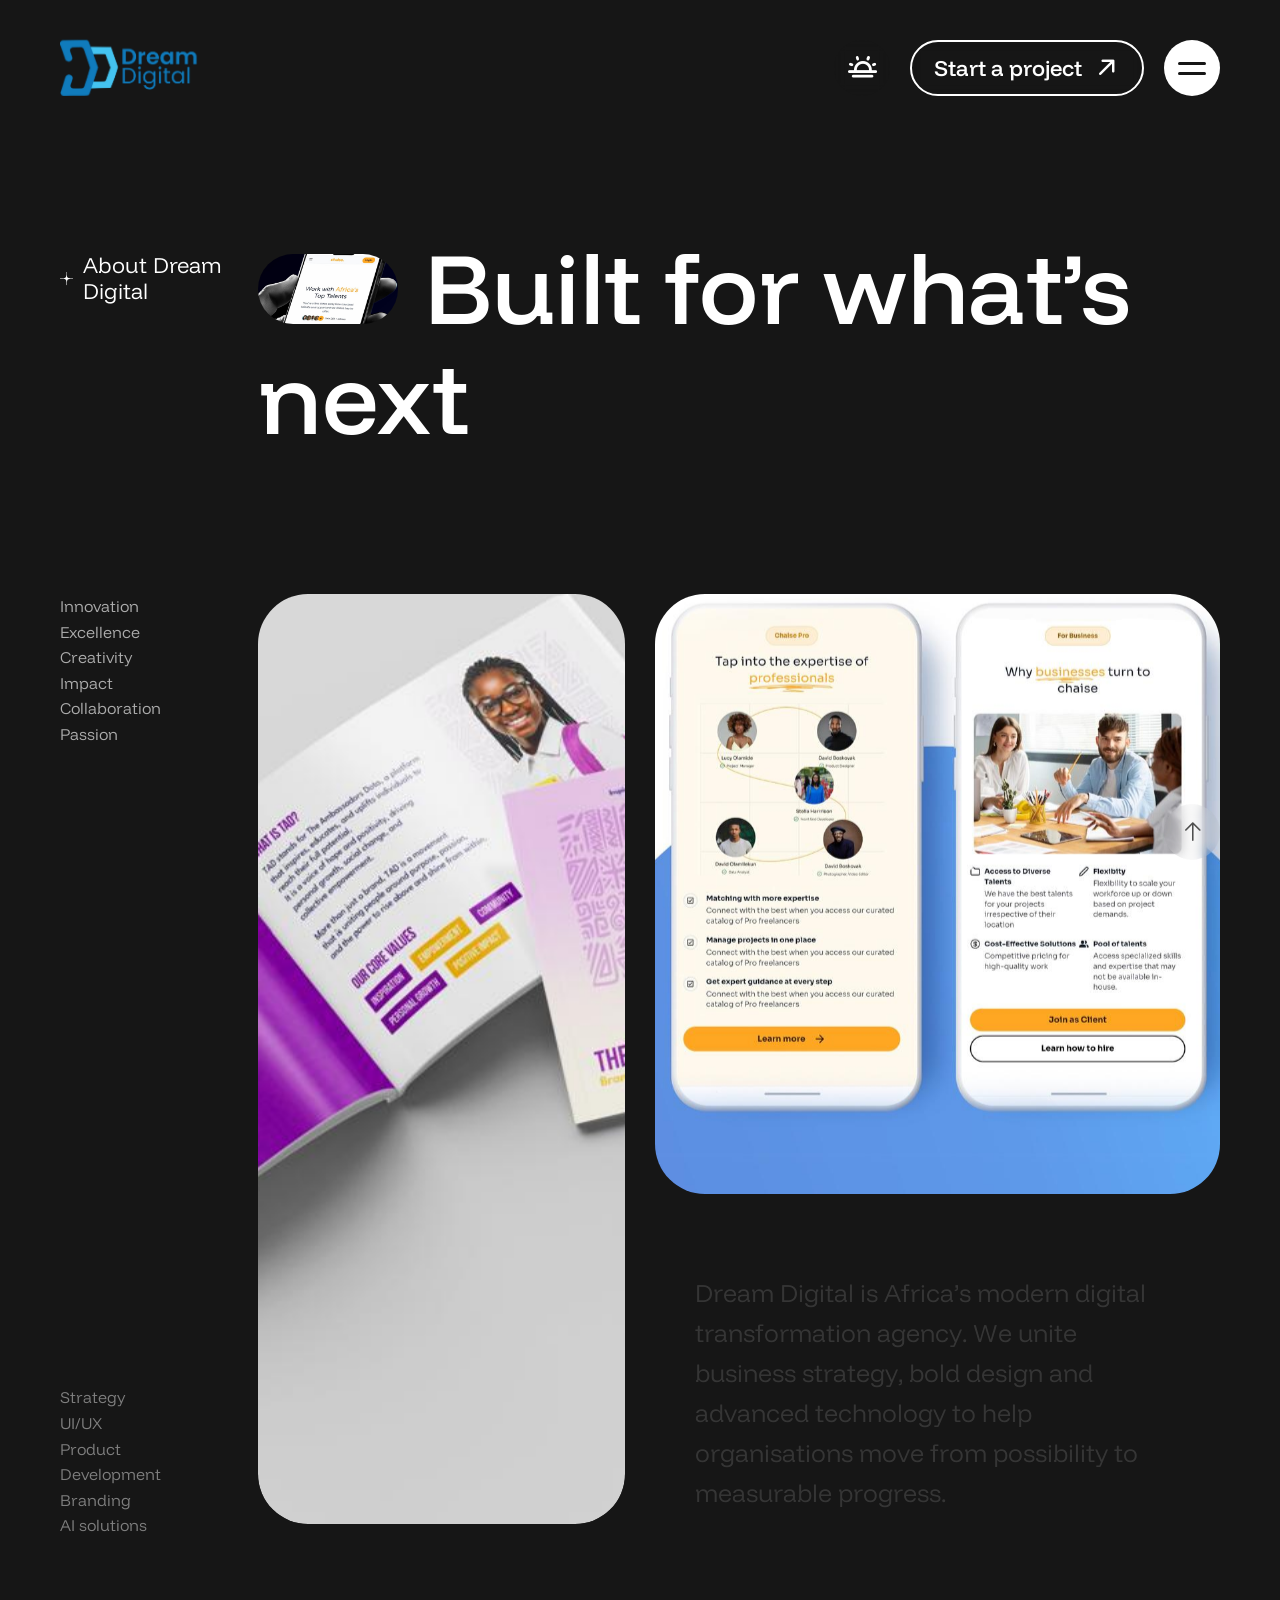
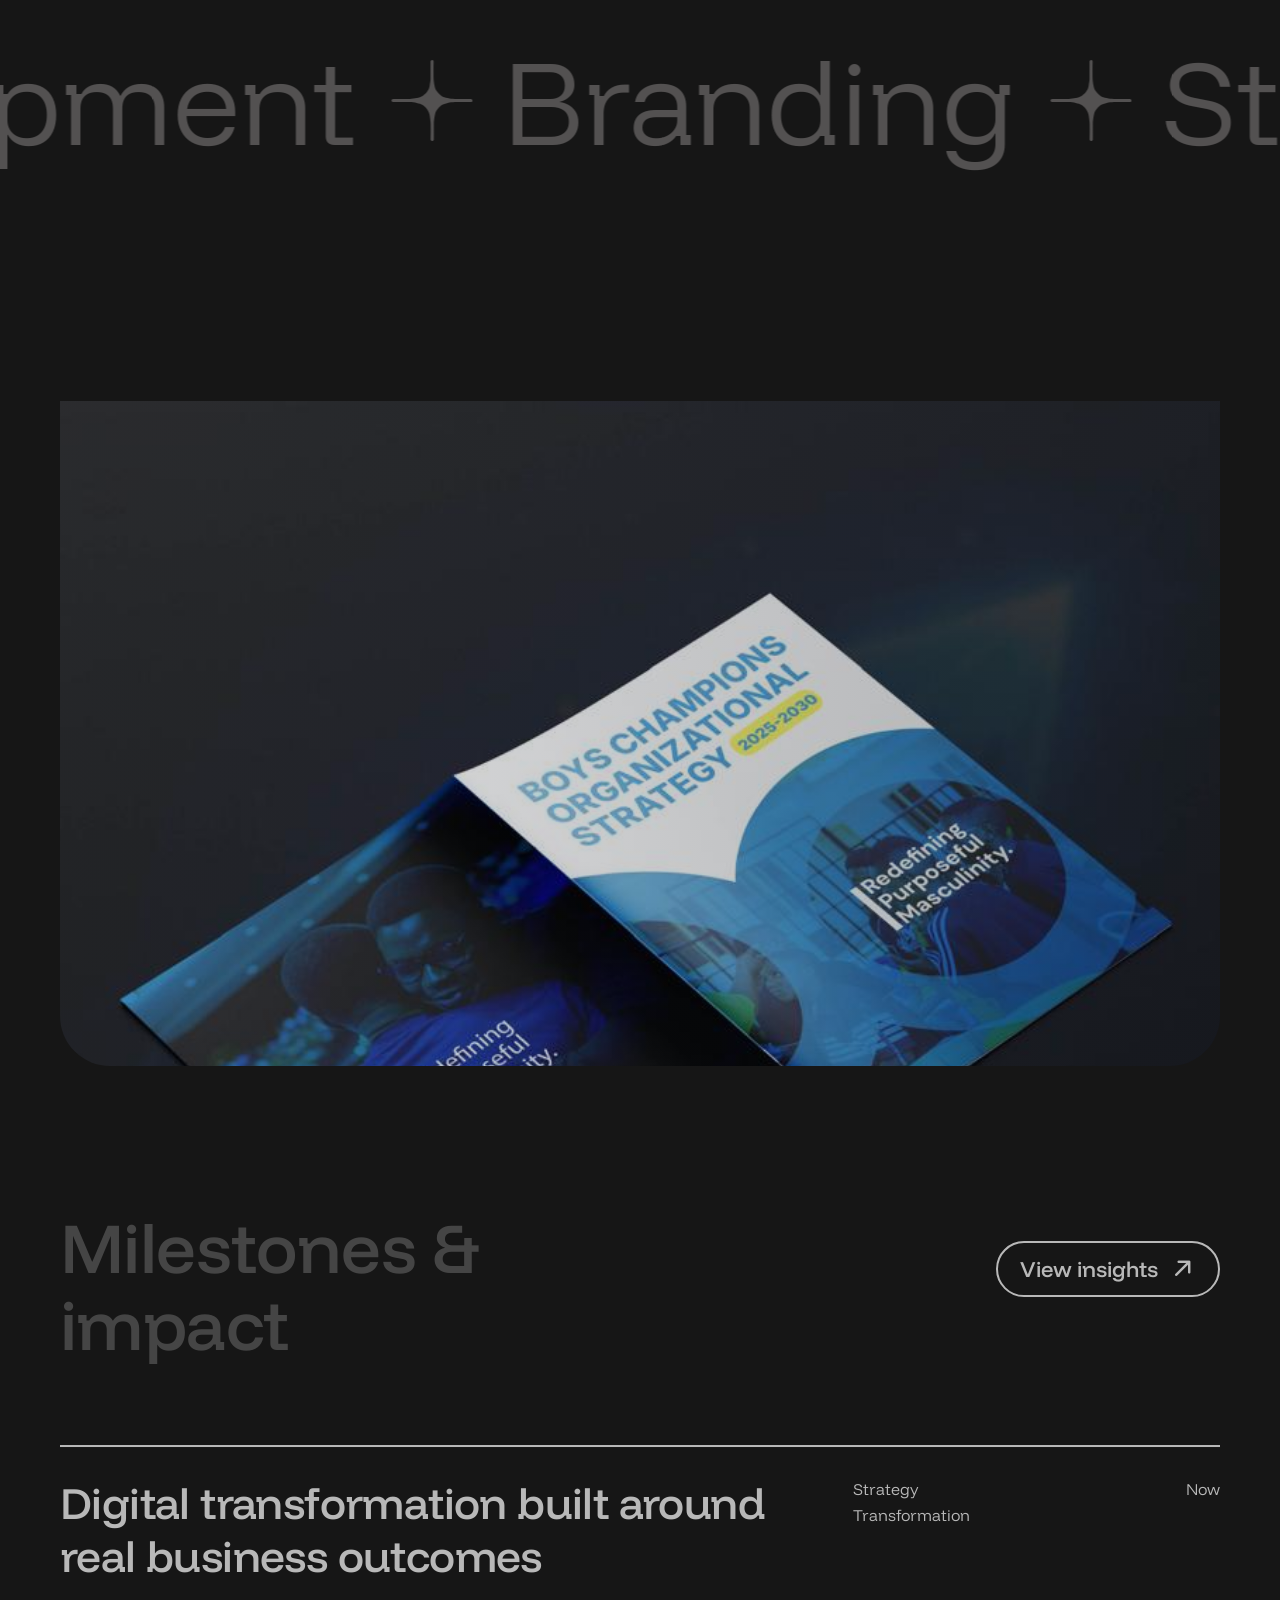
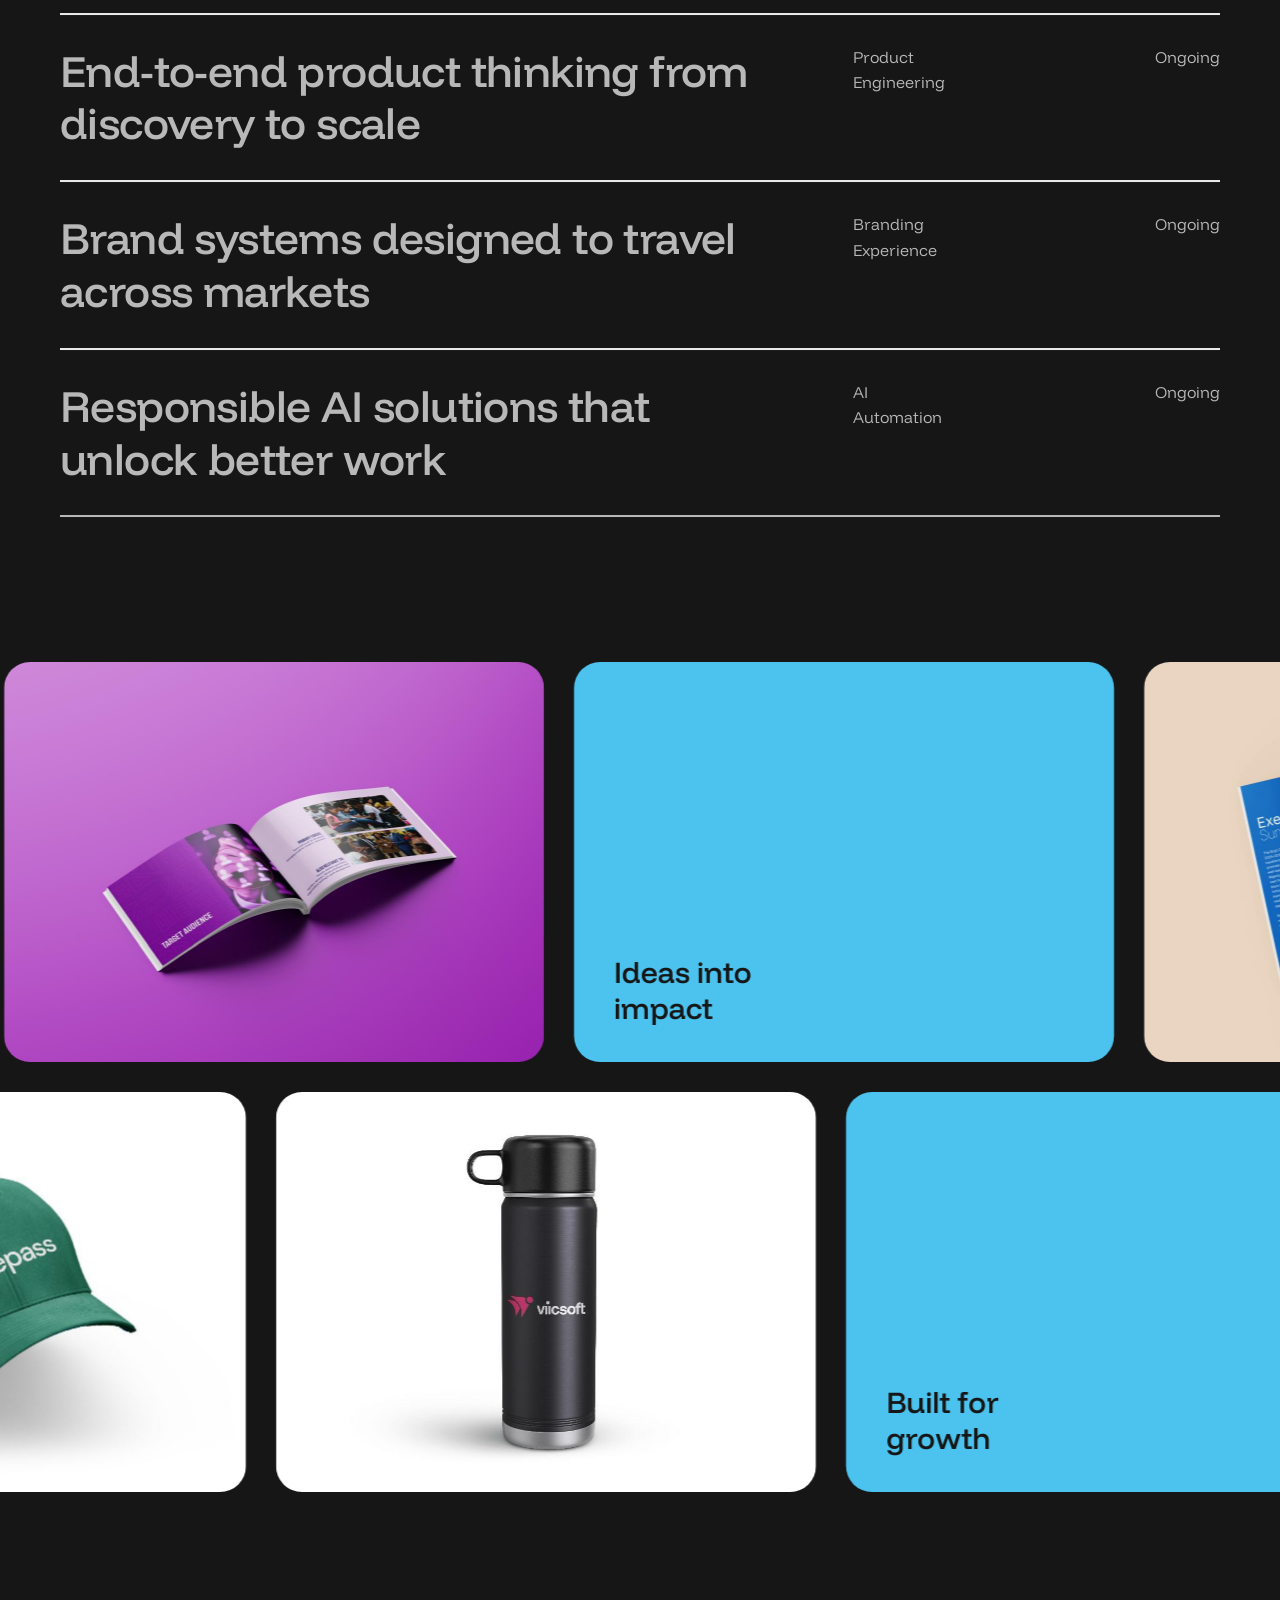
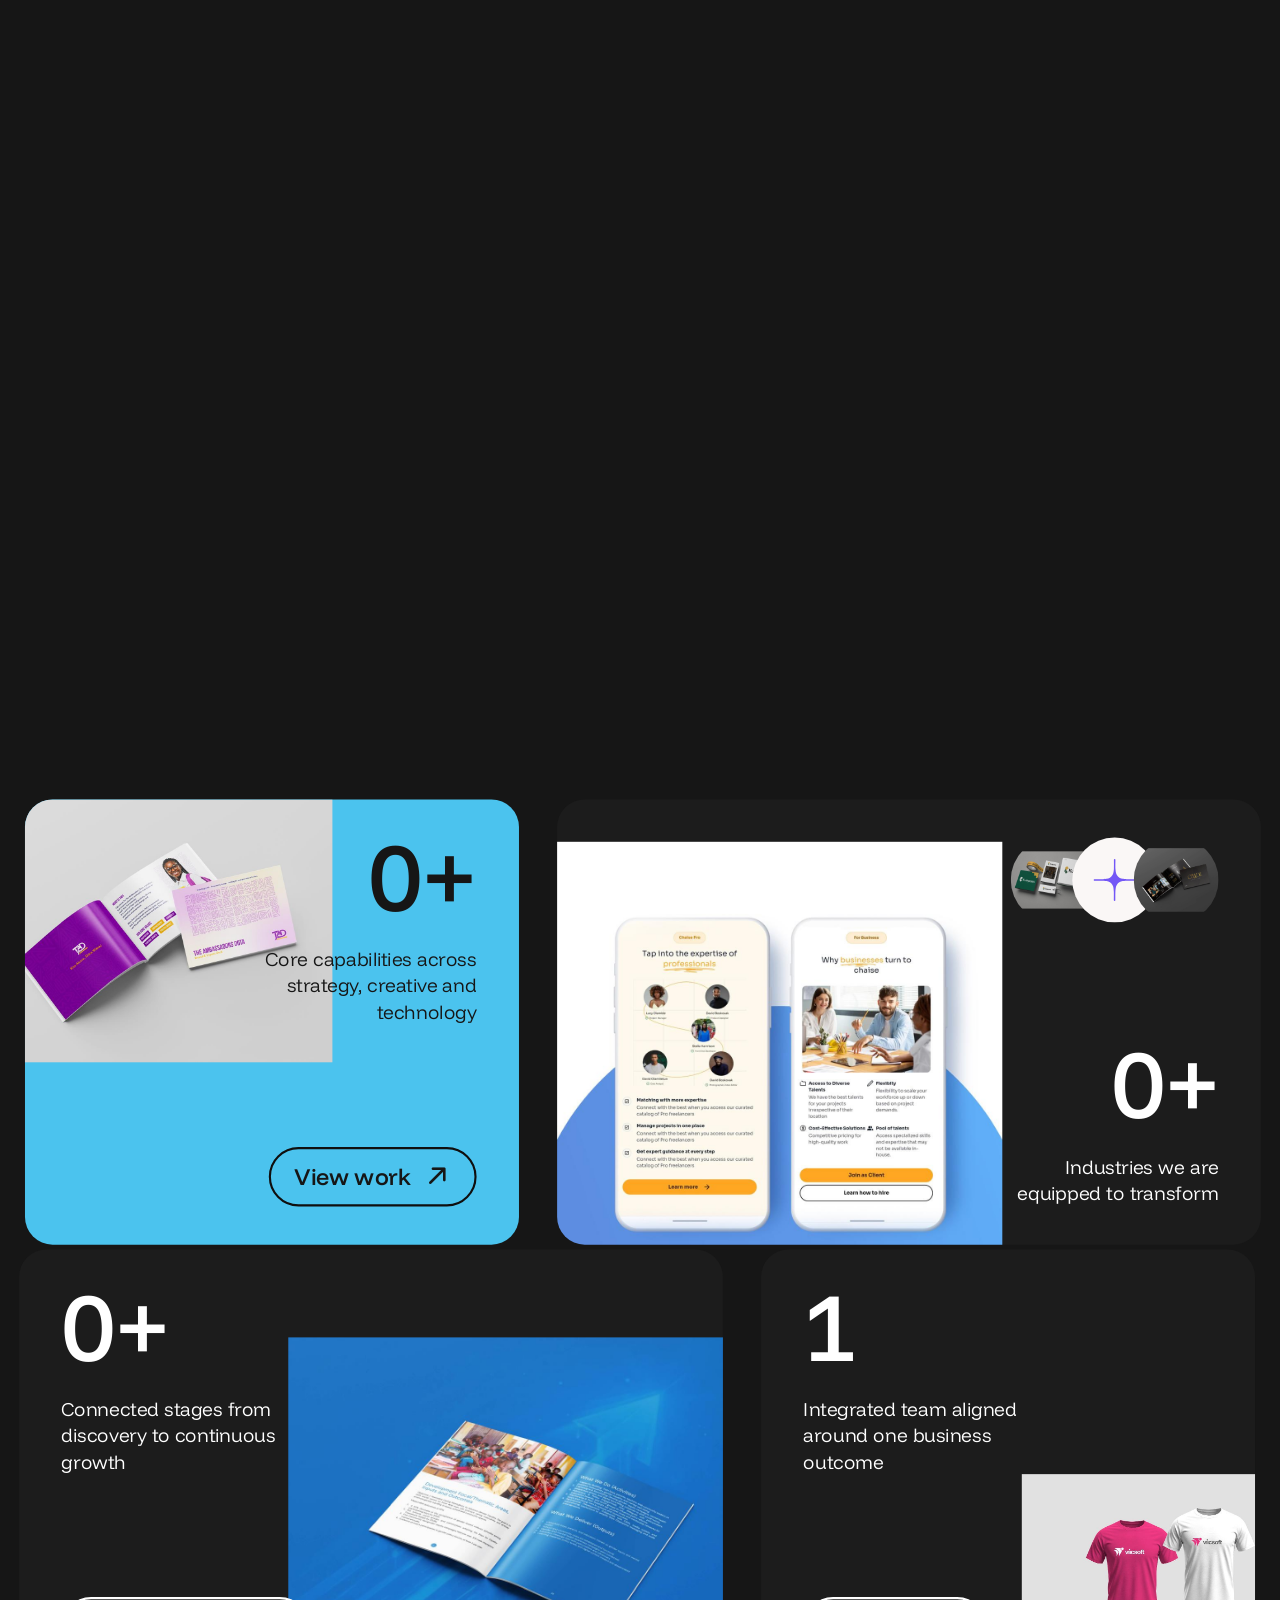
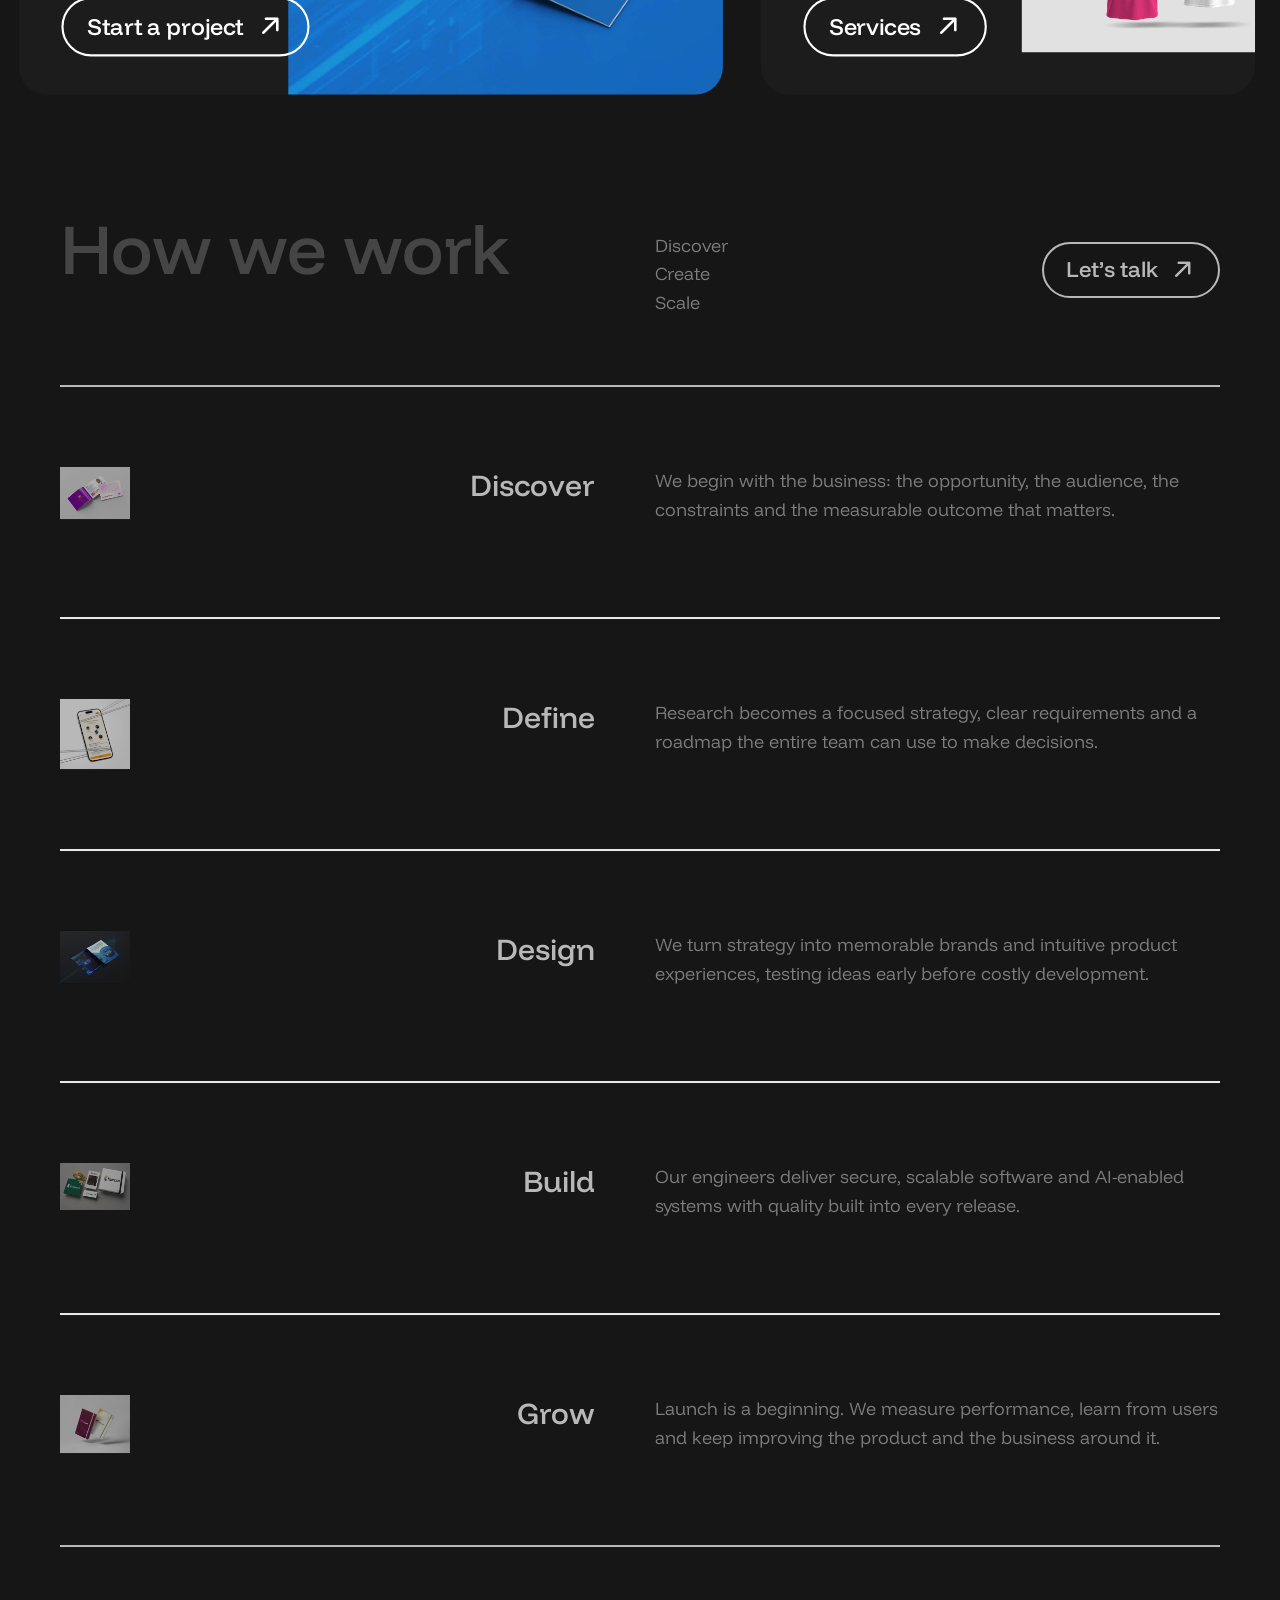
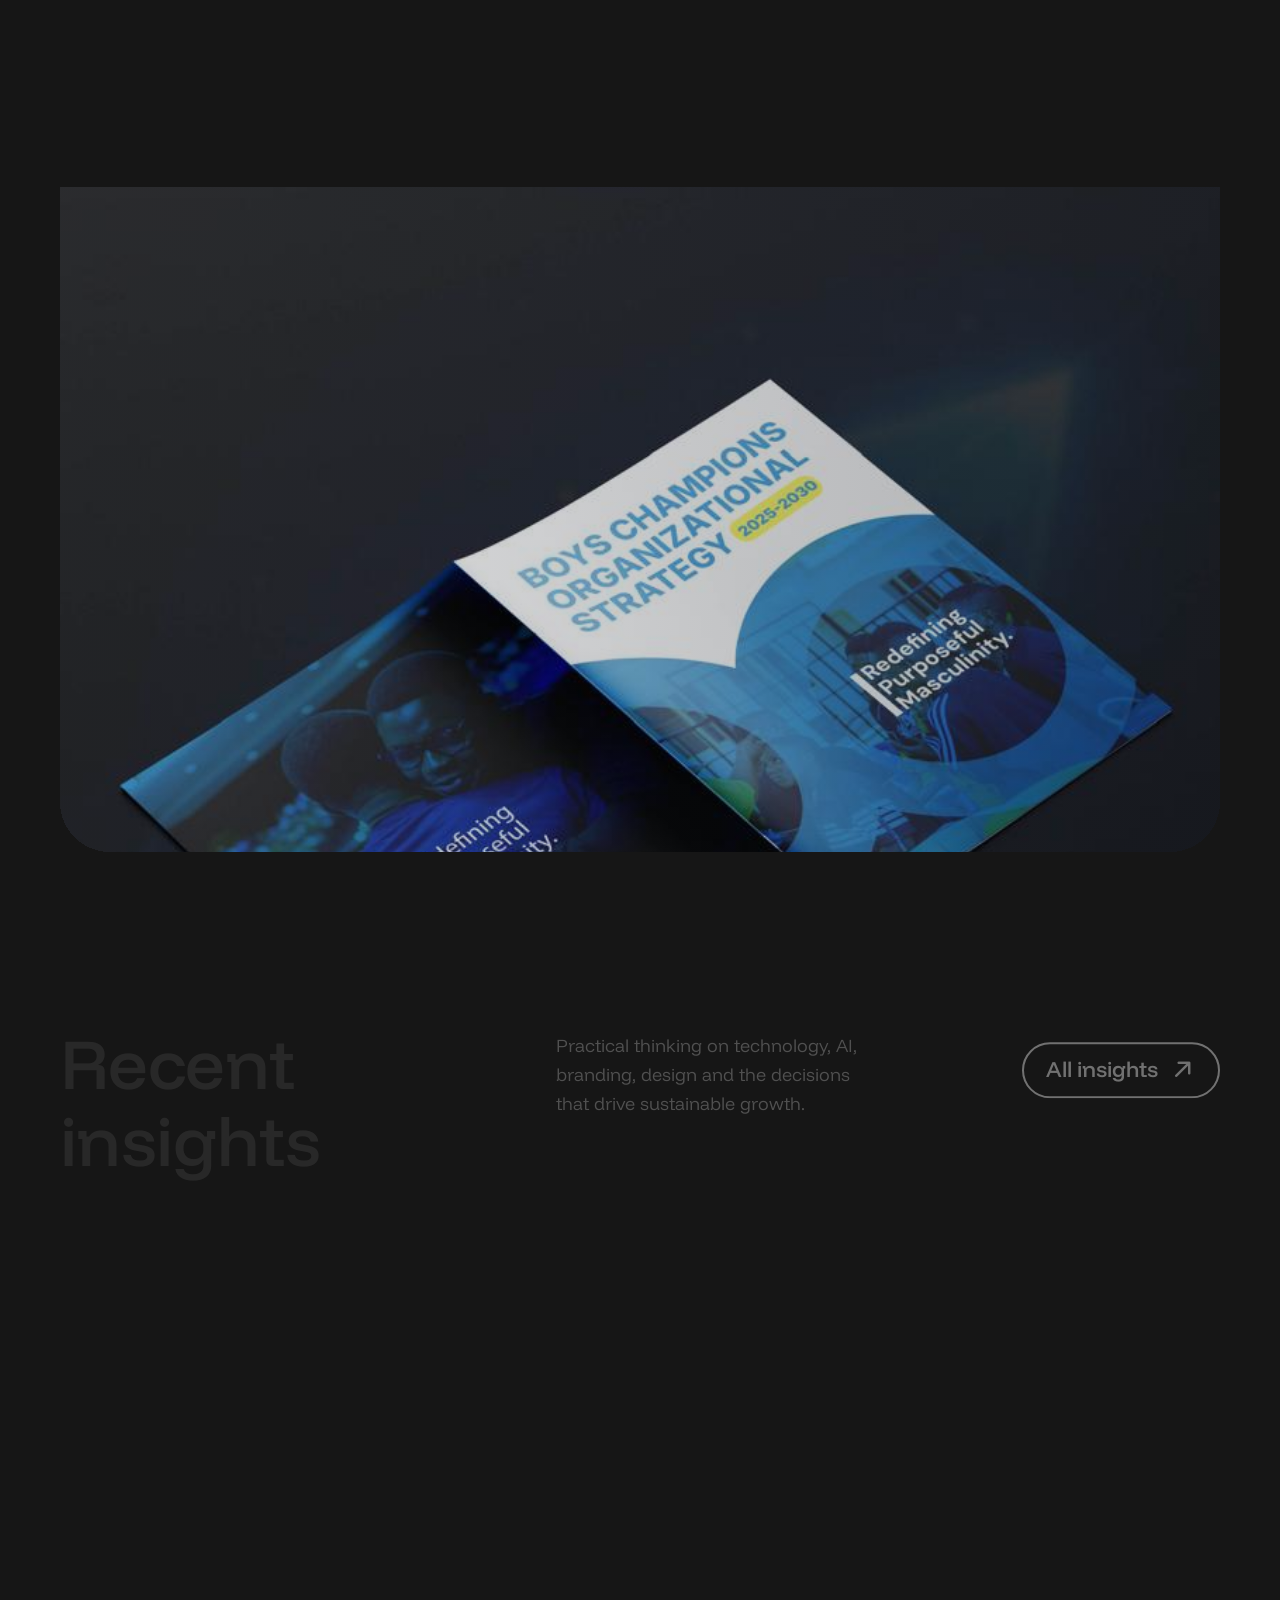
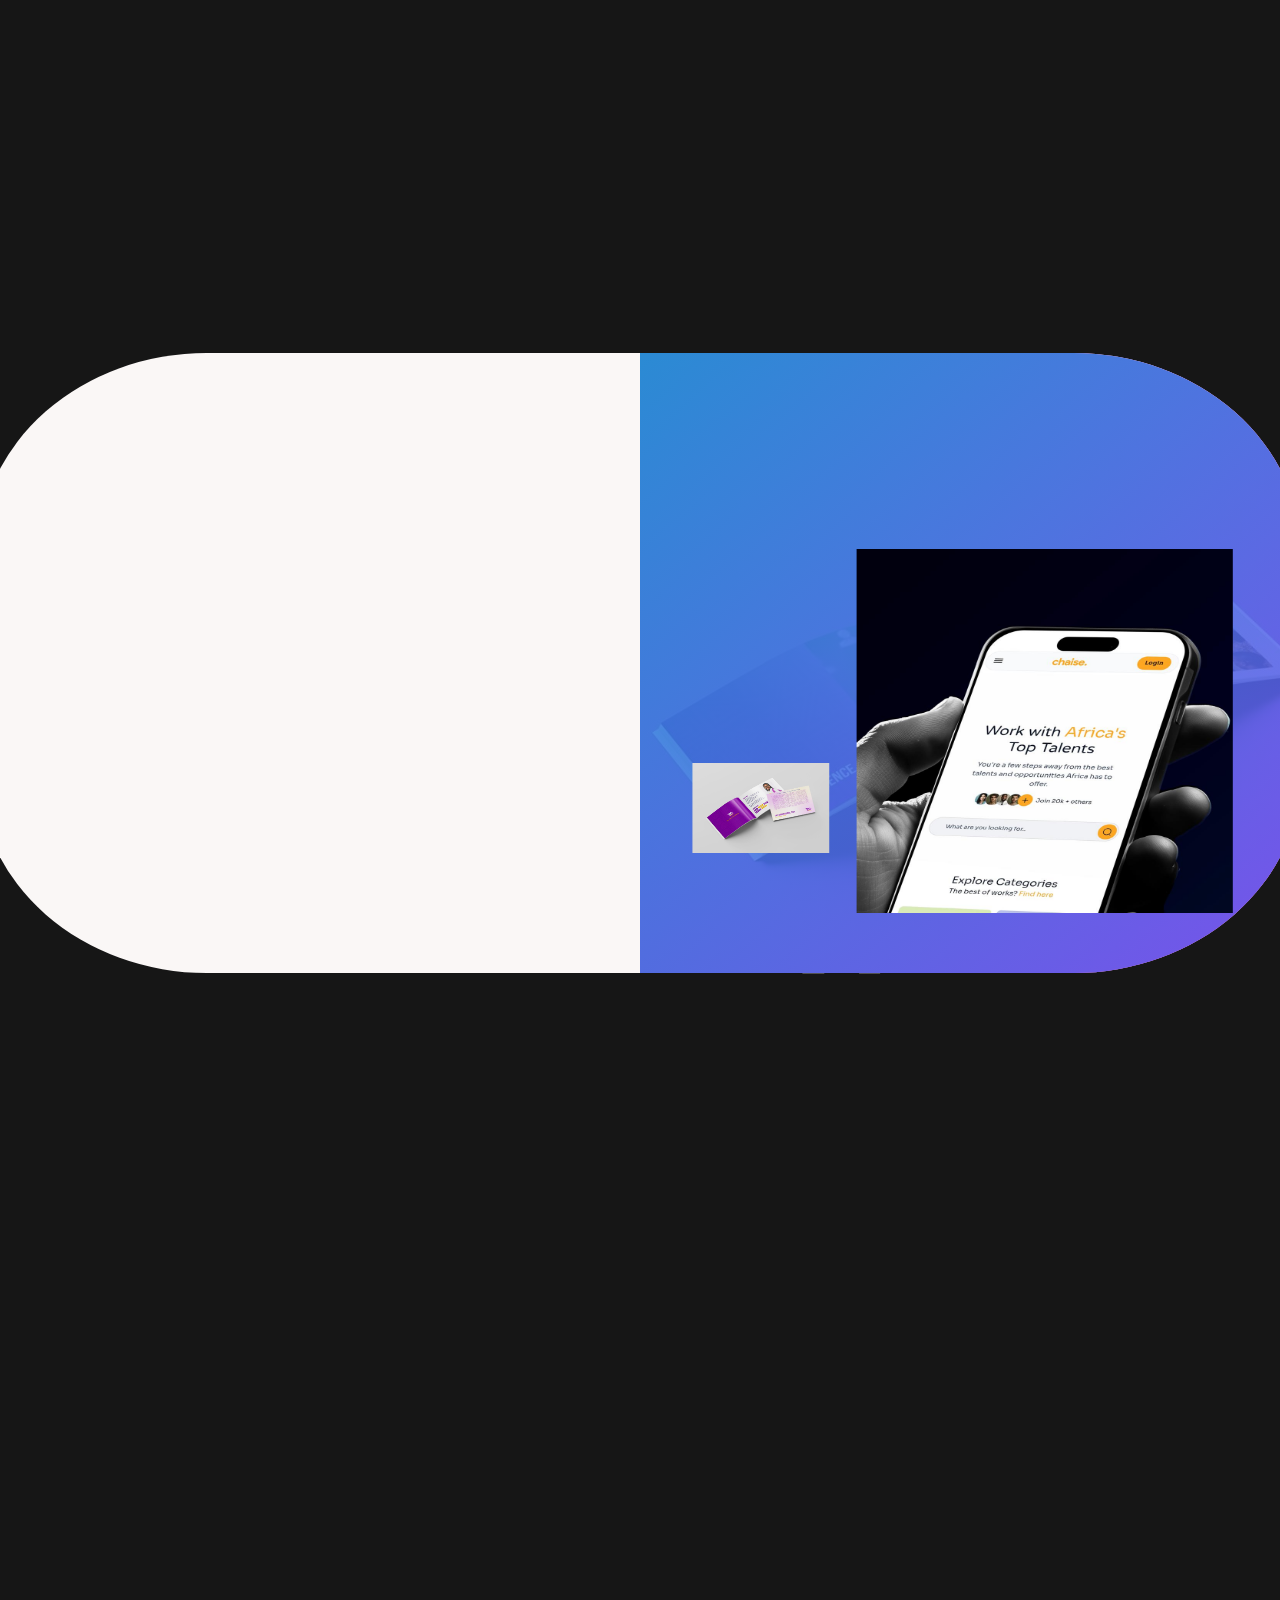
<file: about.html>
<!DOCTYPE html>
<html lang="en" dir="ltr">

  <head>
    <meta charset="UTF-8">
    <script>
      if (!localStorage.getItem('template.theme')) localStorage.setItem('template.theme', 'dark');
      document.documentElement.setAttribute('color-scheme', localStorage.getItem('template.theme'));
    </script>

    <!-- Page Title -->
    <title>About Dream Digital | Strategy, Design & Technology</title>

    <!-- Meta Tags -->
    <meta name="description" content="Meet Dream Digital, Africa's modern digital transformation agency combining strategy, design, technology and innovation to create measurable growth.">
    <meta name="keywords" content="Dream Digital, digital transformation agency, strategy, branding, product design, software development, AI solutions, Africa">
    <meta name="author" content="Dream Digital">

    <!-- Viewport Meta-->
    <meta http-equiv="X-UA-Compatible" content="IE=edge">
    <meta name="viewport" content="width=device-width, initial-scale=1.0, viewport-fit=cover">

    <!-- Template Favicon & Icons Start -->
    <link rel="icon" href="img/favicon/favicon.ico" sizes="any">
  <link rel="icon" href="img/favicon/favicon-32.png" type="image/png">
  <link rel="apple-touch-icon" href="img/favicon/apple-touch-icon.png">
  <link rel="manifest" href="img/favicon/manifest.webmanifest">
    <!-- Template Favicon & Icons End -->

    <!-- Facebook Metadata Start -->
    <meta property="og:image:height" content="1200">
    <meta property="og:image:width" content="1200">
    <meta property="og:title" content="About Dream Digital">
    <meta property="og:description" content="Strategy, design and technology for the next era of growth.">
    <meta property="og:image" content="img/portfolio/ambassadors-brand-deck.jpeg">
    <!-- Facebook Metadata End -->

    <!-- Template Styles Start -->
    <link rel="stylesheet" type="text/css" href="css/plugins.css">
    <link rel="stylesheet" type="text/css" href="css/main.css">
    <link rel="stylesheet" type="text/css" href="css/dream-rayo.css">
    <!-- Template Styles End -->

    <!-- Custom Browser Color Start -->
    <meta name="theme-color" media="(prefers-color-scheme: light)" content="#FAF7F6">
    <meta name="theme-color" media="(prefers-color-scheme: dark)" content="#161616">
    <meta name="msapplication-navbutton-color" content="#161616">
    <meta name="mobile-web-app-capable" content="yes">
    <meta name="apple-mobile-web-app-status-bar-style" content="black-translucent">
    <!-- Custom Browser Color End -->
    
  </head>

  <body>
        </div>
      </div>
    </div>

    <!-- Menu & Menu Hamburger Start -->
    <nav class="mxd-nav__wrap" data-lenis-prevent="">

      <!-- Hamburger Start -->
      <div class="mxd-nav__contain loading__fade">
        <a href="#0" class="mxd-nav__hamburger" aria-label="Menu">
          <!-- flip element -->
          <div class="hamburger__base"></div>
          <div class="hamburger__line"></div>
          <div class="hamburger__line"></div>
        </a>
      </div>
      <!-- Hamburger End -->

      <!-- Main Navigation Start -->
      <div class="mxd-menu__wrapper">
        <!-- background active layer -->
        <div class="mxd-menu__base"></div>
        <!-- menu container -->
        <div class="mxd-menu__contain">
          <div class="mxd-menu__inner">
            <!-- left side -->
            <div class="mxd-menu__left">
              <p class="mxd-menu__caption menu-fade-in">✦ Strategy, design and technology<br>for the next era of growth</p>
              <div class="main-menu">
                <nav class="main-menu__content">
                  <ul class="main-menu__simple" aria-label="Primary navigation">
                    <li><a class="main-menu__link btn btn-anim" href="index.html"><span class="btn-caption">Home</span></a></li>
                    <li><a class="main-menu__link btn btn-anim" href="about.html"><span class="btn-caption">About Us</span></a></li>
                    <li><a class="main-menu__link btn btn-anim" href="services.html"><span class="btn-caption">Services</span></a></li>
                    <li><a class="main-menu__link btn btn-anim" href="work.html"><span class="btn-caption">Works</span></a></li>
                    <li><a class="main-menu__link btn btn-anim" href="insights.html"><span class="btn-caption">Insights</span></a></li>
                    <li><a class="main-menu__link btn btn-anim" href="contact.html"><span class="btn-caption">Contact Us</span></a></li>
                    <li><a class="main-menu__link btn btn-anim" href="pricing.html"><span class="btn-caption">Pricing</span></a></li>
                  </ul>
                  <ul id="main-menu" class="main-menu__accordion">
                    <li class="main-menu__item">
                      <div class="main-menu__toggle">
                        <span class="main-menu__link btn btn-anim">
                          <span class="btn-caption">Home</span>
                        </span>
                        <svg xmlns="http://www.w3.org/2000/svg" width="20" height="20" version="1.1" viewBox="0 0 20 20">
                          <path d="M19.6,9.6h-3.9c-.4,0-1.8-.2-1.8-.2-.6,0-1.1-.2-1.6-.6-.5-.3-.9-.8-1.2-1.2-.3-.4-.4-.9-.5-1.4,0,0,0-1.1-.2-1.5V.4c0-.2-.2-.4-.4-.4s-.4.2-.4.4v4.4c0,.4-.2,1.5-.2,1.5,0,.5-.2,1-.5,1.4-.3.5-.7.9-1.2,1.2s-1,.5-1.6.6c0,0-1.2,0-1.7.2H.4c-.2,0-.4.2-.4.4s.2.4.4.4h4.1c.4,0,1.7.2,1.7.2.6,0,1.1.2,1.6.6.4.3.8.7,1.1,1.1.3.5.5,1,.6,1.6,0,0,0,1.3.2,1.7v4.1c0,.2.2.4.4.4s.4-.2.4-.4v-4.1c0-.4.2-1.7.2-1.7,0-.6.2-1.1.6-1.6.3-.4.7-.8,1.1-1.1.5-.3,1-.5,1.6-.6,0,0,1.3,0,1.8-.2h3.9c.2,0,.4-.2.4-.4s-.2-.4-.4-.4h0Z"/>
                        </svg>
                      </div>
                      <ul class="submenu">
                        <li class="submenu__item">
                          <a href="index.html">Dream Digital home</a>
                        </li>
                        <li class="submenu__item">
                          <a href="services.html">Software and AI</a>
                        </li>
                        <li class="submenu__item">
                          <a href="services.html">Strategy and growth</a>
                        </li>
                        <li class="submenu__item">
                          <a href="about.html">About the agency</a>
                        </li>
                        <li class="submenu__item">
                          <a href="services.html">Brand and experience</a>
                        </li>
                        <li class="submenu__item">
                          <a href="work.html">Selected work</a>
                        </li>
                        <li class="submenu__item">
                          <a href="insights.html">Ideas and insights</a>
                        </li>
                        <li class="submenu__item">
                          <a href="contact.html">Start a project</a>
                        </li>
                        <li class="submenu__item">
                          <a href="contact.html">Book a consultation</a>
                        </li>
                      </ul>
                    </li>
                    <li class="main-menu__item">
                      <div class="main-menu__toggle">
                        <span class="main-menu__link btn btn-anim">
                          <span class="btn-caption">Works</span>
                        </span>
                        <svg xmlns="http://www.w3.org/2000/svg" width="20" height="20" version="1.1" viewBox="0 0 20 20">
                          <path d="M19.6,9.6h-3.9c-.4,0-1.8-.2-1.8-.2-.6,0-1.1-.2-1.6-.6-.5-.3-.9-.8-1.2-1.2-.3-.4-.4-.9-.5-1.4,0,0,0-1.1-.2-1.5V.4c0-.2-.2-.4-.4-.4s-.4.2-.4.4v4.4c0,.4-.2,1.5-.2,1.5,0,.5-.2,1-.5,1.4-.3.5-.7.9-1.2,1.2s-1,.5-1.6.6c0,0-1.2,0-1.7.2H.4c-.2,0-.4.2-.4.4s.2.4.4.4h4.1c.4,0,1.7.2,1.7.2.6,0,1.1.2,1.6.6.4.3.8.7,1.1,1.1.3.5.5,1,.6,1.6,0,0,0,1.3.2,1.7v4.1c0,.2.2.4.4.4s.4-.2.4-.4v-4.1c0-.4.2-1.7.2-1.7,0-.6.2-1.1.6-1.6.3-.4.7-.8,1.1-1.1.5-.3,1-.5,1.6-.6,0,0,1.3,0,1.8-.2h3.9c.2,0,.4-.2.4-.4s-.2-.4-.4-.4h0Z"/>
                        </svg>
                      </div>
                      <ul class="submenu">
                        <li class="submenu__item">
                          <a href="work.html">Portfolio</a>
                        </li>
                        <li class="submenu__item">
                          <a href="work.html">All case studies</a>
                        </li>
                        <li class="submenu__item">
                          <a href="case-study.html">Featured case study</a>
                        </li>
                      </ul>
                    </li>
                    <li class="main-menu__item">
                      <div class="main-menu__toggle">
                        <span class="main-menu__link btn btn-anim">
                          <span class="btn-caption">Pages</span>
                        </span>
                        <svg xmlns="http://www.w3.org/2000/svg" width="20" height="20" version="1.1" viewBox="0 0 20 20">
                          <path d="M19.6,9.6h-3.9c-.4,0-1.8-.2-1.8-.2-.6,0-1.1-.2-1.6-.6-.5-.3-.9-.8-1.2-1.2-.3-.4-.4-.9-.5-1.4,0,0,0-1.1-.2-1.5V.4c0-.2-.2-.4-.4-.4s-.4.2-.4.4v4.4c0,.4-.2,1.5-.2,1.5,0,.5-.2,1-.5,1.4-.3.5-.7.9-1.2,1.2s-1,.5-1.6.6c0,0-1.2,0-1.7.2H.4c-.2,0-.4.2-.4.4s.2.4.4.4h4.1c.4,0,1.7.2,1.7.2.6,0,1.1.2,1.6.6.4.3.8.7,1.1,1.1.3.5.5,1,.6,1.6,0,0,0,1.3.2,1.7v4.1c0,.2.2.4.4.4s.4-.2.4-.4v-4.1c0-.4.2-1.7.2-1.7,0-.6.2-1.1.6-1.6.3-.4.7-.8,1.1-1.1.5-.3,1-.5,1.6-.6,0,0,1.3,0,1.8-.2h3.9c.2,0,.4-.2.4-.4s-.2-.4-.4-.4h0Z"/>
                        </svg>
                      </div>
                      <ul class="submenu">
                        <li class="submenu__item">
                          <a href="about.html">Our story</a>
                        </li>
                        <li class="submenu__item active">
                          <a href="about.html">About Dream Digital</a>
                        </li>
                        <li class="submenu__item">
                          <a href="services.html">Services</a>
                        </li>
                        <li class="submenu__item">
                          <a href="about.html">How we work</a>
                        </li>
                        <li class="submenu__item">
                          <a href="contact.html">Work with us</a>
                        </li>
                        <li class="submenu__item">
                          <a href="faq.html">FAQs</a>
                        </li>
                        <li class="submenu__item">
                          <a href="404.html">404 error page</a>
                        </li>
                        <li class="submenu__item">
                          <a href="index.html">Home</a>
                        </li>
                      </ul>
                    </li>
                    <li class="main-menu__item">
                      <div class="main-menu__toggle">
                        <span class="main-menu__link btn btn-anim">
                          <span class="btn-caption">Insights</span>
                        </span>
                        <svg xmlns="http://www.w3.org/2000/svg" width="20" height="20" version="1.1" viewBox="0 0 20 20">
                          <path d="M19.6,9.6h-3.9c-.4,0-1.8-.2-1.8-.2-.6,0-1.1-.2-1.6-.6-.5-.3-.9-.8-1.2-1.2-.3-.4-.4-.9-.5-1.4,0,0,0-1.1-.2-1.5V.4c0-.2-.2-.4-.4-.4s-.4.2-.4.4v4.4c0,.4-.2,1.5-.2,1.5,0,.5-.2,1-.5,1.4-.3.5-.7.9-1.2,1.2s-1,.5-1.6.6c0,0-1.2,0-1.7.2H.4c-.2,0-.4.2-.4.4s.2.4.4.4h4.1c.4,0,1.7.2,1.7.2.6,0,1.1.2,1.6.6.4.3.8.7,1.1,1.1.3.5.5,1,.6,1.6,0,0,0,1.3.2,1.7v4.1c0,.2.2.4.4.4s.4-.2.4-.4v-4.1c0-.4.2-1.7.2-1.7,0-.6.2-1.1.6-1.6.3-.4.7-.8,1.1-1.1.5-.3,1-.5,1.6-.6,0,0,1.3,0,1.8-.2h3.9c.2,0,.4-.2.4-.4s-.2-.4-.4-.4h0Z"/>
                        </svg>
                      </div>
                      <ul class="submenu">
                        <li class="submenu__item">
                          <a href="insights.html">All insights</a>
                        </li>
                        <li class="submenu__item">
                          <a href="insights.html">Technology and AI</a>
                        </li>
                        <li class="submenu__item">
                          <a href="insights.html">Strategy and growth</a>
                        </li>
                      </ul>
                    </li>
                    <li class="main-menu__item">
                      <a class="main-menu__link btn btn-anim" href="contact.html">
                        <span class="btn-caption">Contact</span>
                      </a>
                    </li>
                  </ul>
                </nav>
              </div>
            </div>
            <!-- right side -->
            <div class="mxd-menu__right">
              <div class="menu-promo">
                <div class="menu-promo__content">
                  <p class="menu-promo__caption menu-fade-in">Hello from Dream Digital.<br>We help ambitious organisations move from possibility to measurable progress.</p>
                  <div class="menu-promo__video">
                    <video class="menu-video" id="inner-video" preload="auto" autoplay="autoplay" loop="loop" muted="muted" poster="img/portfolio/chaise-hero-phone.jpeg">
                      <source type="video/mp4" src="video/540x310_video.mp4">
                      <source type="video/webm" src="video/540x310_video.webm">
                      <source type="video/ogv" src="video/540x310_video.ogv">
                    </video>
                  </div>
                </div>
              </div>
            </div>
            <!-- data bottom line -->
            <div class="mxd-menu__data menu-fade-in">
              <p class="t-xsmall">
                Built for what’s next
              </p>
              <p class="t-xsmall">
                <i class="ph ph-copyright"></i>
                2026
              </p>
            </div>
          </div>
        </div>
      </div>
      <!-- Main Navigation End -->

    </nav>
    <!-- Menu & Menu Hamburger End -->

    <!-- Header Start -->
    <header id="header" class="mxd-header">
      <!-- header logo -->
      <div class="mxd-header__logo loading__fade">
        <a href="index.html" class="mxd-logo" aria-label="Dream Digital home">
          <!-- logo icon -->
          <svg class="mxd-logo__image" version="1.1" xmlns="http://www.w3.org/2000/svg" x="0px" y="0px" viewBox="0 0 56 56" style="enable-background:new 0 0 56 56;" xml:space="preserve">
            <style type="text/css">
              .mxd-logo__bg{fill:var(--base-opp);}
              .mxd-logo__cat{clip-path:url(#mxd-logo__id);fill:var(--base);}
            </style>
            <path class="mxd-logo__bg" d="M56,28c0,11.1-2.9,28-28,28S0,39.1,0,28S2.9,0,28,0S56,16.9,56,28z"/>
            <g>
              <defs>
                <path id="mxd-logo__clippath" d="M28,0C2.9,0,0,16.9,0,28s2.9,28,28,28s28-16.9,28-28S53.1,0,28,0z"/>
              </defs>
              <clipPath id="mxd-logo__id">
                <use xlink:href="#mxd-logo__clippath"  style="overflow:visible;"/>
              </clipPath>
              <path class="mxd-logo__cat" d="M33.6,34.5h0.9
                c0.5,0,0.9,0.4,0.9,0.9v3.7c0,0.5-0.4,0.9-0.9,0.9h-0.9c-0.5,0-0.9-0.4-0.9-0.9v-3.7C32.7,34.9,33.1,34.5,33.6,34.5z M20.5,37.3
                v1.9c0,0.5,0.4,0.9,0.9,0.9h0.9c0.5,0,0.9-0.4,0.9-0.9v-3.7c0-0.5-0.4-0.9-0.9-0.9h-0.9c-0.5,0-0.9,0.4-0.9,0.9V37.3L20.5,37.3z
                M39.2,21.5v0.9c0,0.5-0.4,0.9-0.9,0.9h-0.9c-0.5,0-0.9-0.4-0.9-0.9v-0.9c0-0.5,0.4-0.9,0.9-0.9h0.9C38.8,20.5,39.2,21,39.2,21.5z
                M34.5,26.1h0.9c0.5,0,0.9-0.4,0.9-0.9v-0.9c0-0.5-0.4-0.9-0.9-0.9h-0.9c-0.5,0-0.9,0.4-0.9,0.9v0.9C33.6,25.7,34,26.1,34.5,26.1z
                M28,26.1h-4.7c-0.5,0-0.9,0.4-0.9,0.9V28c0,0.5,0.4,0.9,0.9,0.9h9.3c0.5,0,0.9-0.4,0.9-0.9v-0.9c0-0.5-0.4-0.9-0.9-0.9H28L28,26.1
                z M19.6,24.3v0.9c0,0.5,0.4,0.9,0.9,0.9h0.9c0.5,0,0.9-0.4,0.9-0.9v-0.9c0-0.5-0.4-0.9-0.9-0.9h-0.9C20,23.3,19.6,23.8,19.6,24.3z
                M16.8,21.5v0.9c0,0.5,0.4,0.9,0.9,0.9h0.9c0.5,0,0.9-0.4,0.9-0.9v-0.9c0-0.5-0.4-0.9-0.9-0.9h-0.9C17.2,20.5,16.8,21,16.8,21.5z
                M14,26.1v4.7c0,0.5,0.4,0.9,0.9,0.9h0.9c0.5,0,0.9-0.4,0.9-0.9v-6.5c0-0.5-0.4-0.9-0.9-0.9h-0.9c-0.5,0-0.9,0.4-0.9,0.9V26.1
                L14,26.1z M11.2,34.5v1.9c0,0.5-0.4,0.9-0.9,0.9H7.5c-0.5,0-0.9,0.4-0.9,0.9v0.9c0,0.5,0.4,0.9,0.9,0.9h0.9c0.5,0,0.9,0.4,0.9,0.9
                V42c0,0.5-0.4,0.9-0.9,0.9H7.5c-0.5,0-0.9,0.4-0.9,0.9v0.9c0,0.5,0.4,0.9,0.9,0.9h0.9c0.5,0,0.9,0.4,0.9,0.9V56
                c0,0.5,0.4,0.9,0.9,0.9h0.9c0.5,0,0.9-0.4,0.9-0.9v-6.5c0-0.5,0.4-0.9,0.9-0.9h3.7c0.5,0,0.9-0.4,0.9-0.9v-0.9
                c0-0.5-0.4-0.9-0.9-0.9h-3.7c-0.5,0-0.9-0.4-0.9-0.9v-6.5c0-0.5,0.4-0.9,0.9-0.9c0.5,0,0.9-0.4,0.9-0.9v-3.7c0-0.5-0.4-0.9-0.9-0.9
                h-0.9c-0.5,0-0.9,0.4-0.9,0.9L11.2,34.5L11.2,34.5z M42,26.1v-1.9c0-0.5-0.4-0.9-0.9-0.9h-0.9c-0.5,0-0.9,0.4-0.9,0.9v6.5
                c0,0.5,0.4,0.9,0.9,0.9h0.9c0.5,0,0.9-0.4,0.9-0.9V26.1L42,26.1z M49.5,39.2v-0.9c0-0.5-0.4-0.9-0.9-0.9h-2.8
                c-0.5,0-0.9-0.4-0.9-0.9v-3.7c0-0.5-0.4-0.9-0.9-0.9h-0.9c-0.5,0-0.9,0.4-0.9,0.9v3.7c0,0.5,0.4,0.9,0.9,0.9c0.5,0,0.9,0.4,0.9,0.9
                v6.5c0,0.5-0.4,0.9-0.9,0.9h-3.7c-0.5,0-0.9,0.4-0.9,0.9v0.9c0,0.5,0.4,0.9,0.9,0.9h3.7c0.5,0,0.9,0.4,0.9,0.9V56
                c0,0.5,0.4,0.9,0.9,0.9h0.9c0.5,0,0.9-0.4,0.9-0.9v-9.3c0-0.5,0.4-0.9,0.9-0.9h0.9c0.5,0,0.9-0.4,0.9-0.9v-0.9
                c0-0.5-0.4-0.9-0.9-0.9h-0.9c-0.5,0-0.9-0.4-0.9-0.9v-0.9c0-0.5,0.4-0.9,0.9-0.9h0.9C49,40.1,49.5,39.7,49.5,39.2L49.5,39.2z"/>
            </g>
          </svg>
          <!-- logo text -->
          <span class="mxd-logo__text">Dream<br>Digital</span>
        </a>
      </div>
      <!-- header controls -->
      <div class="mxd-header__controls loading__fade">
        <button id="color-switcher" class="mxd-color-switcher" type="button" role="switch" aria-label="light/dark mode" aria-checked="true"></button>
        <a class="btn btn-anim btn-default btn-mobile-icon btn-outline slide-right-up" href="contact.html" aria-label="Say Hello">
          <span class="btn-caption">Start a project</span>
          <i class="ph-bold ph-arrow-up-right"></i>
        </a>
      </div>
    </header>
    <!-- Header End -->

    <!-- Page Content Start -->
    <main id="mxd-page-content" class="mxd-page-content inner-page-content">

      <!-- Section - Inner Page Headline Start -->
      <div class="mxd-section mxd-section-inner-headline padding-headline-pre-block">
        <div class="mxd-container grid-container">
        
          <!-- Block - Inner Page Headline Start -->
          <div class="mxd-block loading-wrap">
            <div class="container-fluid px-0">
              <div class="row gx-0">

                <!-- Inner Headline Name Start -->
                <div class="col-12 col-xl-2 mxd-grid-item no-margin">
                  <div class="mxd-block__name name-inner-headline loading__item">
                    <p class="mxd-point-subtitle">
                      <svg version="1.1" xmlns="http://www.w3.org/2000/svg" x="0px" y="0px" width="20px" height="20px" viewBox="0 0 20 20" fill="currentColor">
                        <path fill="currentColor" d="M19.6,9.6c0,0-3,0-4,0c-0.4,0-1.8-0.2-1.8-0.2c-0.6-0.1-1.1-0.2-1.6-0.6c-0.5-0.3-0.9-0.8-1.2-1.2
                          c-0.3-0.4-0.4-0.9-0.5-1.4c0,0-0.1-1.1-0.2-1.5c-0.1-1.1,0-4.4,0-4.4C10.4,0.2,10.2,0,10,0S9.6,0.2,9.6,0.4c0,0,0.1,3.3,0,4.4
                          c0,0.4-0.2,1.5-0.2,1.5C9.4,6.7,9.2,7.2,9,7.6C8.7,8.1,8.2,8.5,7.8,8.9c-0.5,0.3-1,0.5-1.6,0.6c0,0-1.2,0.1-1.7,0.2
                          c-1,0.1-4.2,0-4.2,0C0.2,9.6,0,9.8,0,10c0,0.2,0.2,0.4,0.4,0.4c0,0,3.1-0.1,4.2,0c0.4,0,1.7,0.2,1.7,0.2c0.6,0.1,1.1,0.2,1.6,0.6
                          c0.4,0.3,0.8,0.7,1.1,1.1c0.3,0.5,0.5,1,0.6,1.6c0,0,0.1,1.3,0.2,1.7c0,1,0,4.1,0,4.1c0,0.2,0.2,0.4,0.4,0.4s0.4-0.2,0.4-0.4
                          c0,0,0-3.1,0-4.1c0-0.4,0.2-1.7,0.2-1.7c0.1-0.6,0.2-1.1,0.6-1.6c0.3-0.4,0.7-0.8,1.1-1.1c0.5-0.3,1-0.5,1.6-0.6
                          c0,0,1.3-0.1,1.8-0.2c1,0,4,0,4,0c0.2,0,0.4-0.2,0.4-0.4C20,9.8,19.8,9.6,19.6,9.6L19.6,9.6z"/>
                      </svg>
                      <span>About Dream Digital</span>
                    </p>
                  </div>
                </div>
                <!-- Inner Headline Name Start -->

                <!-- Inner Headline Content Start -->
                <div class="col-12 col-xl-10 mxd-grid-item no-margin">

                  <div class="mxd-block__content">
                    <div class="mxd-block__inner-headline">
                      <h1 class="inner-headline__title headline-img-before headline-img-06 loading__item">Built for what’s next</h1>
                      <!-- <p class="inner-headline__text t-large t-bright">Our team is a blend of creative 
                        thinkers, problem-solvers, and tech enthusiasts dedicated to bringing your ideas 
                        to life. Together, we craft innovative solutions that inspire and deliver results.</p> -->
                    </div>
                  </div>

                </div>
                <!-- Inner Headline Content End -->

              </div>
            </div>
          </div>
          <!-- Block - Inner Page Headline End -->

        </div>
      </div>
      <!-- Section - Inner Page Headline End -->

      <!-- Section - Culture & Values Start -->
      <div class="mxd-section padding-grid-pre-mtext">
        <div class="mxd-container grid-container">
          
          <!-- Block - Culture & Values Start -->
          <div class="mxd-block">
            <div class="mxd-values loading__fade">
              <div class="container-fluid p-0">
                <div class="row g-0 d-flex">
                  <div class="col-12 col-xl-2 mxd-values__item order-2 order-xl-1 mxd-grid-item no-margin animate-card-2">
                    <div class="mxd-values__lists fullheight-xl">
                      <div class="container-fluid p-0 fullheight-xl">
                        <div class="row g-0 fullheight-xl d-xl-flex flex-xl-column justify-content-xl-between">
                          <div class="col-12 col-sm-6 col-xl-12 mxd-values__lists-item">
                            <ul>
                                <li>
                                  <p class="t-small anim-uni-in-up">Innovation</p>
                                </li>
                                <li>
                                  <p class="t-small anim-uni-in-up">Excellence</p>
                                </li>
                                <li>
                                  <p class="t-small anim-uni-in-up">Creativity</p>
                                </li>
                                <li>
                                  <p class="t-small anim-uni-in-up">Impact</p>
                                </li>
                                <li>
                                  <p class="t-small anim-uni-in-up">Collaboration</p>
                                </li>
                                <li>
                                  <p class="t-small anim-uni-in-up">Passion</p>
                                </li>
                              </ul>
                          </div>
                          <div class="col-12 col-sm-6 col-xl-12 mxd-values__lists-item">
                            <ul>
                              <li>
                                <p class="t-small anim-uni-in-up">Strategy</p>
                              </li>
                              <li>
                                <p class="t-small anim-uni-in-up">UI/UX</p>
                              </li>
                              <li>
                                <p class="t-small anim-uni-in-up">Product</p>
                              </li>
                              <li>
                                <p class="t-small anim-uni-in-up">Development</p>
                              </li>
                              <li>
                                <p class="t-small anim-uni-in-up">Branding</p>
                              </li>
                              <li>
                                <p class="t-small anim-uni-in-up">AI solutions</p>
                              </li>
                            </ul>
                          </div>
                        </div>
                      </div>
                    </div>
                  </div>
                  <div class="col-12 col-xl-4 mxd-values__item order-1 order-xl-2 mxd-grid-item no-margin animate-card-2">
                    <div class="mxd-values__image image-large-desktop image-values-1 parallax-img-small"></div>
                  </div>
                  <div class="col-12 col-xl-6 mxd-values__item order-3 order-xl-3 mobile-reverse mxd-grid-item no-margin animate-card-2">
                    <div class="mxd-values__image image-small-desktop image-values-2 parallax-img-small"></div>
                    <div class="mxd-values__descr has-top-list anim-uni-in-up">
                      <p class="t-bright t-large reveal-type">Dream Digital is Africa’s modern digital transformation agency. We unite business strategy, bold design and advanced technology to help organisations move from possibility to measurable progress.</p>
                    </div>
                  </div>
                </div>
              </div>
            </div>
          </div>
          <!-- Block - Culture & Values Start -->
          
        </div>
      </div>
      <!-- Section - Culture & Values End -->

      <!-- Section - Marquee Text One Line Start -->
      <div class="mxd-section padding-mtext">
        <div class="mxd-container fullwidth-container">

          <!-- Block - Marquee Text One Line Start -->
          <div class="mxd-block">
            <div class="marquee marquee-right--gsap muted-extra">
              <div class="marquee__toright">
                <!-- single item -->
                <div class="marquee__item one-line item-regular text">
                  <p class="marquee__text">Design</p>
                  <div class="marquee__image">
                    <svg version="1.1" xmlns="http://www.w3.org/2000/svg" viewBox="0 0 80 80" fill="currentColor">
                      <path fill="currentColor" d="M78.4,38.4c0,0-11.8,0-15.8,0c-1.6,0-4.8-0.2-7.1-0.8c-2.3-0.6-4.3-0.8-6.3-2.4c-2-1.2-3.5-3.2-4.7-4.8
                        c-1.2-1.6-1.6-3.6-2-5.5c-0.3-1.5-0.7-4.3-0.8-5.9c-0.2-4.3,0-17.4,0-17.4C41.8,0.8,41,0,40.2,0s-1.6,0.8-1.6,1.6c0,0,0,13.1,0,17.4
                        c0,1.6-0.6,4.3-0.8,5.9c-0.3,2-0.8,4-2,5.5c-1.2,2-2.8,3.6-4.7,4.8s-4,1.8-6.3,2.4c-1.9,0.5-4.7,0.6-6.7,0.8c-3.9,0.4-16.6,0-16.6,0
                        C0.8,38.4,0,39.2,0,40c0,0.8,0.8,1.6,1.6,1.6c0,0,12.2,0,16.6,0c1.6,0,4.8,0.3,6.7,0.8c2.3,0.6,4.3,0.8,6.3,2.4
                        c1.6,1.2,3.2,2.8,4.3,4.4c1.2,2,2.1,3.9,2.4,6.3c0.2,1.7,0.7,4.7,0.8,6.7c0.2,4,0,16.2,0,16.2c0,0.8,0.8,1.6,1.6,1.6
                        s1.6-0.8,1.6-1.6c0,0,0-12.3,0-16.2c0-1.6,0.5-5.1,0.8-6.7c0.5-2.3,0.8-4.4,2.4-6.3c1.2-1.6,2.8-3.2,4.3-4.4c2-1.2,3.9-2,6.3-2.4
                        c1.8-0.3,5.1-0.7,7.1-0.8c3.5-0.2,15.8,0,15.8,0c0.8,0,1.6-0.8,1.6-1.6C80,39.2,79.2,38.4,78.4,38.4C78.4,38.4,78.4,38.4,78.4,38.4z
                        "/>
                    </svg>
                  </div>
                </div>
                <!-- single item -->
                <div class="marquee__item one-line item-regular text">
                  <p class="marquee__text">Development</p>
                  <div class="marquee__image">
                    <svg version="1.1" xmlns="http://www.w3.org/2000/svg" viewBox="0 0 80 80" fill="currentColor">
                      <path fill="currentColor" d="M78.4,38.4c0,0-11.8,0-15.8,0c-1.6,0-4.8-0.2-7.1-0.8c-2.3-0.6-4.3-0.8-6.3-2.4c-2-1.2-3.5-3.2-4.7-4.8
                        c-1.2-1.6-1.6-3.6-2-5.5c-0.3-1.5-0.7-4.3-0.8-5.9c-0.2-4.3,0-17.4,0-17.4C41.8,0.8,41,0,40.2,0s-1.6,0.8-1.6,1.6c0,0,0,13.1,0,17.4
                        c0,1.6-0.6,4.3-0.8,5.9c-0.3,2-0.8,4-2,5.5c-1.2,2-2.8,3.6-4.7,4.8s-4,1.8-6.3,2.4c-1.9,0.5-4.7,0.6-6.7,0.8c-3.9,0.4-16.6,0-16.6,0
                        C0.8,38.4,0,39.2,0,40c0,0.8,0.8,1.6,1.6,1.6c0,0,12.2,0,16.6,0c1.6,0,4.8,0.3,6.7,0.8c2.3,0.6,4.3,0.8,6.3,2.4
                        c1.6,1.2,3.2,2.8,4.3,4.4c1.2,2,2.1,3.9,2.4,6.3c0.2,1.7,0.7,4.7,0.8,6.7c0.2,4,0,16.2,0,16.2c0,0.8,0.8,1.6,1.6,1.6
                        s1.6-0.8,1.6-1.6c0,0,0-12.3,0-16.2c0-1.6,0.5-5.1,0.8-6.7c0.5-2.3,0.8-4.4,2.4-6.3c1.2-1.6,2.8-3.2,4.3-4.4c2-1.2,3.9-2,6.3-2.4
                        c1.8-0.3,5.1-0.7,7.1-0.8c3.5-0.2,15.8,0,15.8,0c0.8,0,1.6-0.8,1.6-1.6C80,39.2,79.2,38.4,78.4,38.4C78.4,38.4,78.4,38.4,78.4,38.4z
                        "/>
                    </svg>
                  </div>
                </div>
                <!-- single item -->
                <div class="marquee__item one-line item-regular text">
                  <p class="marquee__text">Branding</p>
                  <div class="marquee__image">
                    <svg version="1.1" xmlns="http://www.w3.org/2000/svg" viewBox="0 0 80 80" fill="currentColor">
                      <path fill="currentColor" d="M78.4,38.4c0,0-11.8,0-15.8,0c-1.6,0-4.8-0.2-7.1-0.8c-2.3-0.6-4.3-0.8-6.3-2.4c-2-1.2-3.5-3.2-4.7-4.8
                        c-1.2-1.6-1.6-3.6-2-5.5c-0.3-1.5-0.7-4.3-0.8-5.9c-0.2-4.3,0-17.4,0-17.4C41.8,0.8,41,0,40.2,0s-1.6,0.8-1.6,1.6c0,0,0,13.1,0,17.4
                        c0,1.6-0.6,4.3-0.8,5.9c-0.3,2-0.8,4-2,5.5c-1.2,2-2.8,3.6-4.7,4.8s-4,1.8-6.3,2.4c-1.9,0.5-4.7,0.6-6.7,0.8c-3.9,0.4-16.6,0-16.6,0
                        C0.8,38.4,0,39.2,0,40c0,0.8,0.8,1.6,1.6,1.6c0,0,12.2,0,16.6,0c1.6,0,4.8,0.3,6.7,0.8c2.3,0.6,4.3,0.8,6.3,2.4
                        c1.6,1.2,3.2,2.8,4.3,4.4c1.2,2,2.1,3.9,2.4,6.3c0.2,1.7,0.7,4.7,0.8,6.7c0.2,4,0,16.2,0,16.2c0,0.8,0.8,1.6,1.6,1.6
                        s1.6-0.8,1.6-1.6c0,0,0-12.3,0-16.2c0-1.6,0.5-5.1,0.8-6.7c0.5-2.3,0.8-4.4,2.4-6.3c1.2-1.6,2.8-3.2,4.3-4.4c2-1.2,3.9-2,6.3-2.4
                        c1.8-0.3,5.1-0.7,7.1-0.8c3.5-0.2,15.8,0,15.8,0c0.8,0,1.6-0.8,1.6-1.6C80,39.2,79.2,38.4,78.4,38.4C78.4,38.4,78.4,38.4,78.4,38.4z
                        "/>
                    </svg>
                  </div>
                </div>
                <!-- single item -->
                <div class="marquee__item one-line item-regular text">
                  <p class="marquee__text">Strategy</p>
                  <div class="marquee__image">
                    <svg version="1.1" xmlns="http://www.w3.org/2000/svg" viewBox="0 0 80 80" fill="currentColor">
                      <path fill="currentColor" d="M78.4,38.4c0,0-11.8,0-15.8,0c-1.6,0-4.8-0.2-7.1-0.8c-2.3-0.6-4.3-0.8-6.3-2.4c-2-1.2-3.5-3.2-4.7-4.8
                        c-1.2-1.6-1.6-3.6-2-5.5c-0.3-1.5-0.7-4.3-0.8-5.9c-0.2-4.3,0-17.4,0-17.4C41.8,0.8,41,0,40.2,0s-1.6,0.8-1.6,1.6c0,0,0,13.1,0,17.4
                        c0,1.6-0.6,4.3-0.8,5.9c-0.3,2-0.8,4-2,5.5c-1.2,2-2.8,3.6-4.7,4.8s-4,1.8-6.3,2.4c-1.9,0.5-4.7,0.6-6.7,0.8c-3.9,0.4-16.6,0-16.6,0
                        C0.8,38.4,0,39.2,0,40c0,0.8,0.8,1.6,1.6,1.6c0,0,12.2,0,16.6,0c1.6,0,4.8,0.3,6.7,0.8c2.3,0.6,4.3,0.8,6.3,2.4
                        c1.6,1.2,3.2,2.8,4.3,4.4c1.2,2,2.1,3.9,2.4,6.3c0.2,1.7,0.7,4.7,0.8,6.7c0.2,4,0,16.2,0,16.2c0,0.8,0.8,1.6,1.6,1.6
                        s1.6-0.8,1.6-1.6c0,0,0-12.3,0-16.2c0-1.6,0.5-5.1,0.8-6.7c0.5-2.3,0.8-4.4,2.4-6.3c1.2-1.6,2.8-3.2,4.3-4.4c2-1.2,3.9-2,6.3-2.4
                        c1.8-0.3,5.1-0.7,7.1-0.8c3.5-0.2,15.8,0,15.8,0c0.8,0,1.6-0.8,1.6-1.6C80,39.2,79.2,38.4,78.4,38.4C78.4,38.4,78.4,38.4,78.4,38.4z
                        "/>
                    </svg>
                  </div>
                </div>
                <!-- single item -->
                <div class="marquee__item one-line item-regular text">
                  <p class="marquee__text">AI Solutions</p>
                  <div class="marquee__image">
                    <svg version="1.1" xmlns="http://www.w3.org/2000/svg" viewBox="0 0 80 80" fill="currentColor">
                      <path fill="currentColor" d="M78.4,38.4c0,0-11.8,0-15.8,0c-1.6,0-4.8-0.2-7.1-0.8c-2.3-0.6-4.3-0.8-6.3-2.4c-2-1.2-3.5-3.2-4.7-4.8
                        c-1.2-1.6-1.6-3.6-2-5.5c-0.3-1.5-0.7-4.3-0.8-5.9c-0.2-4.3,0-17.4,0-17.4C41.8,0.8,41,0,40.2,0s-1.6,0.8-1.6,1.6c0,0,0,13.1,0,17.4
                        c0,1.6-0.6,4.3-0.8,5.9c-0.3,2-0.8,4-2,5.5c-1.2,2-2.8,3.6-4.7,4.8s-4,1.8-6.3,2.4c-1.9,0.5-4.7,0.6-6.7,0.8c-3.9,0.4-16.6,0-16.6,0
                        C0.8,38.4,0,39.2,0,40c0,0.8,0.8,1.6,1.6,1.6c0,0,12.2,0,16.6,0c1.6,0,4.8,0.3,6.7,0.8c2.3,0.6,4.3,0.8,6.3,2.4
                        c1.6,1.2,3.2,2.8,4.3,4.4c1.2,2,2.1,3.9,2.4,6.3c0.2,1.7,0.7,4.7,0.8,6.7c0.2,4,0,16.2,0,16.2c0,0.8,0.8,1.6,1.6,1.6
                        s1.6-0.8,1.6-1.6c0,0,0-12.3,0-16.2c0-1.6,0.5-5.1,0.8-6.7c0.5-2.3,0.8-4.4,2.4-6.3c1.2-1.6,2.8-3.2,4.3-4.4c2-1.2,3.9-2,6.3-2.4
                        c1.8-0.3,5.1-0.7,7.1-0.8c3.5-0.2,15.8,0,15.8,0c0.8,0,1.6-0.8,1.6-1.6C80,39.2,79.2,38.4,78.4,38.4C78.4,38.4,78.4,38.4,78.4,38.4z
                        "/>
                    </svg>
                  </div>
                </div>
              </div>
            </div>
          </div>
          <!-- Block - Marquee Text One Line End -->

        </div>
      </div>
      <!-- Section - Marquee Text One Line End -->

      <!-- Section - Parallax Divider Start -->
      <div class="mxd-section padding-pre-title">
        <div class="mxd-container">
          <div class="mxd-divider">
            <div class="mxd-divider__image divider-image-8 parallax-img"></div>
          </div>
        </div>
      </div>
      <!-- Section - Parallax Divider End -->

      <!-- Section - Awards & Publications List Start -->
      <div class="mxd-section overflow-hidden padding-pre-grid mobile-grid-s">
        <div class="mxd-container grid-container">

          <!-- Block - Section Title Start -->
          <div class="mxd-block">
            <div class="mxd-section-title">
              <div class="container-fluid p-0">
                <div class="row g-0">
                  <div class="col-12 col-xl-6 mxd-grid-item no-margin">
                    <div class="mxd-section-title__hrtitle">
                      <h2 class="reveal-type">Milestones &<br>impact</h2>
                    </div>
                  </div>
                  <div class="col-12 col-xl-3 mxd-grid-item no-margin"></div>
                  <div class="col-12 col-xl-3 mxd-grid-item no-margin">
                    <div class="mxd-section-title__hrcontrols pre-title anim-uni-in-up">
                      <a class="btn btn-anim btn-default btn-outline slide-right-up" href="insights.html">
                        <span class="btn-caption">View insights</span>
                        <i class="ph-bold ph-arrow-up-right"></i>
                      </a>
                    </div>
                  </div>
                </div>
              </div>
            </div>
          </div>
          <!-- Block - Section Title End -->

          <!-- Block - Approach and Philosophy List Start -->
          <div class="mxd-block">
            <div class="mxd-awards-list hover-reveal">
              <!-- item -->
              <a class="mxd-awards-list__item hover-reveal__item" href="insights.html">
                <div class="mxd-awards-list__border anim-uni-in-up"></div>
                <div class="hover-reveal__content overflow-visible hover-reveal-260x260">
                  <img class="hover-reveal__image" src="img/portfolio/ambassadors-brand-deck.jpeg" alt="Ambassadors brand strategy work">
                </div>
                <div class="mxd-awards-list__inner">
                  <div class="container-fluid px-0">
                    <div class="row gx-0">
                      <div class="col-12 col-xl-8 mxd-grid-item no-margin">
                        <div class="mxd-awards-list__title anim-uni-in-up">
                          <div class="mxd-awards-list__icon">
                            <i class="ph ph-arrow-right"></i>
                          </div>
                          <p>Digital transformation built around real business outcomes</p>
                        </div>
                      </div>
                      <div class="col-6 col-md-6 col-xl-2 mxd-grid-item no-margin">
                        <div class="mxd-awards-list__tagslist">
                          <ul>
                            <li class="anim-uni-in-up">
                              <p class="t-small">Strategy</p>
                            </li>
                            <li class="anim-uni-in-up">
                              <p class="t-small">Transformation</p>
                            </li>
                          </ul>
                        </div>
                        
                      </div>
                      <div class="col-6 col-md-6 col-xl-2 mxd-grid-item no-margin">
                        <div class="mxd-awards-list__date anim-uni-in-up">
                          <p class="t-small">Now</p>
                        </div>
                      </div>
                    </div>
                  </div>
                </div>
                <div class="mxd-awards-list__border anim-uni-in-up"></div>
              </a>
              <!-- item -->
              <a class="mxd-awards-list__item hover-reveal__item" href="work.html">
                <div class="mxd-awards-list__border anim-uni-in-up"></div>
                <div class="hover-reveal__content overflow-visible hover-reveal-260x260">
                  <img class="hover-reveal__image" src="img/portfolio/chaise-marketplace-screens.jpeg" alt="Chaise marketplace product design">
                </div>
                <div class="mxd-awards-list__inner">
                  <div class="container-fluid px-0">
                    <div class="row gx-0">
                      <div class="col-12 col-xl-8 mxd-grid-item no-margin">
                        <div class="mxd-awards-list__title anim-uni-in-up">
                          <div class="mxd-awards-list__icon">
                            <i class="ph ph-arrow-right"></i>
                          </div>
                          <p>End-to-end product thinking from discovery to scale</p>
                        </div>
                      </div>
                      <div class="col-6 col-md-6 col-xl-2 mxd-grid-item no-margin">
                        <div class="mxd-awards-list__tagslist">
                          <ul>
                            <li class="anim-uni-in-up">
                              <p class="t-small">Product</p>
                            </li>
                            <li class="anim-uni-in-up">
                              <p class="t-small">Engineering</p>
                            </li>
                          </ul>
                        </div>
                        
                      </div>
                      <div class="col-6 col-md-6 col-xl-2 mxd-grid-item no-margin">
                        <div class="mxd-awards-list__date anim-uni-in-up">
                          <p class="t-small">Ongoing</p>
                        </div>
                      </div>
                    </div>
                  </div>
                </div>
                <div class="mxd-awards-list__border anim-uni-in-up"></div>
              </a>
              <!-- item -->
              <a class="mxd-awards-list__item hover-reveal__item" href="work.html">
                <div class="mxd-awards-list__border anim-uni-in-up"></div>
                <div class="hover-reveal__content overflow-visible hover-reveal-260x260">
                  <img class="hover-reveal__image" src="img/portfolio/kuepass-brand-kit.jpeg" alt="Kuepass identity system">
                </div>
                <div class="mxd-awards-list__inner">
                  <div class="container-fluid px-0">
                    <div class="row gx-0">
                      <div class="col-12 col-xl-8 mxd-grid-item no-margin">
                        <div class="mxd-awards-list__title anim-uni-in-up">
                          <div class="mxd-awards-list__icon">
                            <i class="ph ph-arrow-right"></i>
                          </div>
                          <p>Brand systems designed to travel across markets</p>
                        </div>
                      </div>
                      <div class="col-6 col-md-6 col-xl-2 mxd-grid-item no-margin">
                        <div class="mxd-awards-list__tagslist">
                          <ul>
                            <li class="anim-uni-in-up">
                              <p class="t-small">Branding</p>
                            </li>
                            <li class="anim-uni-in-up">
                              <p class="t-small">Experience</p>
                            </li>
                          </ul>
                        </div>
                      </div>
                      <div class="col-6 col-md-6 col-xl-2 mxd-grid-item no-margin">
                        <div class="mxd-awards-list__date anim-uni-in-up">
                          <p class="t-small">Ongoing</p>
                        </div>
                      </div>
                    </div>
                  </div>
                </div>
                <div class="mxd-awards-list__border anim-uni-in-up"></div>
              </a>
              <!-- item -->
              <a class="mxd-awards-list__item hover-reveal__item" href="insights.html">
                <div class="mxd-awards-list__border anim-uni-in-up"></div>
                <div class="hover-reveal__content overflow-visible hover-reveal-260x260">
                  <img class="hover-reveal__image" src="img/portfolio/boys-champions-strategy-cover.jpeg" alt="Boys Champions strategy work">
                </div>
                <div class="mxd-awards-list__inner">
                  <div class="container-fluid px-0">
                    <div class="row gx-0">
                      <div class="col-12 col-xl-8 mxd-grid-item no-margin">
                        <div class="mxd-awards-list__title anim-uni-in-up">
                          <div class="mxd-awards-list__icon">
                            <i class="ph ph-arrow-right"></i>
                          </div>
                          <p>Responsible AI solutions that unlock better work</p>
                        </div>
                      </div>
                      <div class="col-6 col-md-6 col-xl-2 mxd-grid-item no-margin">
                        <div class="mxd-awards-list__tagslist">
                          <ul>
                            <li class="anim-uni-in-up">
                              <p class="t-small">AI</p>
                            </li>
                            <li class="anim-uni-in-up">
                              <p class="t-small">Automation</p>
                            </li>
                          </ul>
                        </div>
                        
                      </div>
                      <div class="col-6 col-md-6 col-xl-2 mxd-grid-item no-margin">
                        <div class="mxd-awards-list__date anim-uni-in-up">
                          <p class="t-small">Ongoing</p>
                        </div>
                      </div>
                    </div>
                  </div>
                </div>
                <div class="mxd-awards-list__border anim-uni-in-up"></div>
              </a>
            </div>
          </div>
          <!-- Block - Approach and Philosophy List Start -->

        </div>
      </div>
      <!-- Section - Awards & Publications List End -->

      <!-- Section - Marquee Images Two Lines Start -->
      <div class="mxd-section padding-default mobile-title">
        <div class="mxd-container fullwidth-container">

          <!-- Block - Marquee Images Two Lines Start -->
          <div class="mxd-block">
            <div class="marquee marquee--gsap">
              <!-- top line -->
              <div class="marquee__top">
                <!-- item -->
                <div class="marquee__item image">
                  <a class="marquee__link" href="case-study.html">
                    <img src="img/portfolio/ambassadors-audience-deck.jpeg" alt="Ambassadors audience deck">
                  </a>
                </div>
                <!-- item -->
                <div class="marquee__item has-caption padding-4">
                  <p>Ideas into<br>impact</p>
                </div>
                <!-- item -->
                <div class="marquee__item">
                  <a class="marquee__link" href="case-study.html">
                    <img src="img/portfolio/boys-champions-executive-summary.jpeg" alt="Boys Champions executive summary">
                  </a>
                </div>
                <!-- item -->
                <div class="marquee__item">
                  <a class="marquee__link" href="case-study.html">
                    <img src="img/portfolio/chaise-business-screen.jpeg" alt="Chaise business screen">
                  </a>
                </div>
                <!-- item -->
                <div class="marquee__item has-caption padding-4">
                  <p>Built for<br>growth</p>
                </div>
                <!-- item -->
                <div class="marquee__item">
                  <a class="marquee__link" href="case-study.html">
                    <img src="img/portfolio/chiade-brand-guide.jpeg" alt="Chiade brand guide">
                  </a>
                </div>
              </div>
              <!-- bottom line -->
              <div class="marquee__bottom">
                <!-- item -->
                <div class="marquee__item has-caption padding-4">
                  <p>Ideas into<br>impact</p>
                </div>
                <!-- item -->
                <div class="marquee__item">
                  <a class="marquee__link" href="case-study.html">
                    <img src="img/portfolio/kuepass-cap.jpeg" alt="Kuepass branded cap">
                  </a>
                </div>
                <!-- item -->
                <div class="marquee__item">
                  <a class="marquee__link" href="case-study.html">
                    <img src="img/portfolio/viicsoft-bottle.jpeg" alt="Viicsoft branded bottle">
                  </a>
                </div>
                <!-- item -->
                <div class="marquee__item has-caption padding-4">
                  <p>Built for<br>growth</p>
                </div>
                <!-- item -->
                <div class="marquee__item">
                  <a class="marquee__link" href="case-study.html">
                    <img src="img/portfolio/viicsoft-notebooks.jpeg" alt="Viicsoft branded notebooks">
                  </a>
                </div>
                <!-- item -->
                <div class="marquee__item">
                  <a class="marquee__link" href="case-study.html">
                    <img src="img/portfolio/viicsoft-tote.jpeg" alt="Viicsoft branded tote bag">
                  </a>
                </div>
              </div>
            </div>
          </div>
          <!-- Block - Marquee Images Two Lines End -->

        </div>
      </div>
      <!-- Section - Marquee Images Two Lines End -->

      <!-- Section - Team Leaders Start -->
      <div class="mxd-section padding-pre-grid">
        <div class="mxd-container grid-container">

          <!-- Block - Team Leaders Start -->
          <div class="mxd-block">
            <div class="mxd-team-cards">
              <div class="container-fluid p-0">
                <div class="row g-0 flex-column-reverse flex-xl-row">
    
                  <!-- item cards -->
                  <div class="col-12 col-xl-8">
                    <div class="container-fluid p-0">
                      <div class="row g-0">
                        <!-- single card -->
                        <div class="col-12 col-md-6 mxd-team-cards__item mxd-grid-item no-margin-desktop animate-card-3">
                          <div class="mxd-team-cards__media anim-uni-in-up">
                            <div class="mxd-team-cards__photo">
                              <img src="img/portfolio/boys-champions-strategy-cover.jpeg" alt="Boys Champions strategy design">
                            </div>
                            <div class="mxd-team-cards__socials">
                              <a class="btn btn-anim tag tag-default tag-permanent" href="services.html">
                                <span class="btn-caption">Strategy</span>
                              </a>
                              <a class="btn btn-anim tag tag-default tag-permanent" href="contact.html">
                                <span class="btn-caption">Connect</span>
                              </a>
                            </div>
                          </div>
                          <div class="mxd-team-cards__info">
                            <p class="mxd-team-cards__name t-large t-bright t-caption">Strategy & Growth</p>
                            <p class="mxd-team-cards__position t-small t-medium t-140">Business transformation leadership</p>
                          </div>
                        </div>
                        <!-- single card -->
                        <div class="col-12 col-md-6 mxd-team-cards__item mxd-grid-item no-margin-desktop animate-card-3">
                          <div class="mxd-team-cards__media anim-uni-in-up">
                            <div class="mxd-team-cards__photo">
                              <img src="img/portfolio/chaise-product-flow.jpeg" alt="Chaise product experience design">
                            </div>
                            <div class="mxd-team-cards__socials">
                              <a class="btn btn-anim tag tag-default tag-permanent" href="services.html">
                                <span class="btn-caption">Technology</span>
                              </a>
                              <a class="btn btn-anim tag tag-default tag-permanent" href="contact.html">
                                <span class="btn-caption">Connect</span>
                              </a>
                            </div>
                          </div>
                          <div class="mxd-team-cards__info">
                            <p class="mxd-team-cards__name t-large t-bright t-caption">Product & Technology</p>
                            <p class="mxd-team-cards__position t-small t-medium t-140">Design, engineering and AI leadership</p>
                          </div>
                        </div>
                      </div>
                    </div>
                  </div>
                  <!-- item title -->
                  <div class="col-12 col-xl-4 mxd-team-cards__item mxd-grid-item no-margin animate-card-3">
                    <div class="mxd-team-cards__h2-block right-block">
    
                      <!-- Section Title Start -->
                      <div class="mxd-section-title pre-grid">
                        <div class="container-fluid p-0">
                          <div class="row g-0">
                            <div class="col-12">
                              <div class="mxd-section-title__title">
                                <h2 class="reveal-type">One multidisciplinary team</h2>
                              </div>
                            </div>
                            <div class="col-12">
                              <div class="mxd-section-title__descr">
                                <p class="anim-uni-in-up">Strategists, designers and engineers working as one team from discovery through launch and growth.</p>
                              </div>
                            </div>
                            <div class="col-12">
                              <div class="mxd-section-title__controls anim-uni-in-up">
                                <a class="btn btn-anim btn-default btn-outline slide-right-up" href="about.html">
                                  <span class="btn-caption">Work with us</span>
                                  <i class="ph-bold ph-arrow-up-right"></i>
                                </a>
                              </div>
                            </div>
                          </div>
                        </div>
                      </div>
                      <!-- Section Title End -->
    
                    </div>
                  </div>
                </div>
    
              </div>
            </div>
          </div>
          <!-- Block - Team Leaders End -->

        </div>
      </div>
      <!-- Section - Team Leaders End -->

      <!-- Section - Statistics Cards Start -->
      <div class="mxd-section overflow-hidden padding-pre-title">
        <div class="mxd-container grid-container">

          <!-- Block - Statistics Cards Start -->
          <div class="mxd-block">
            <div class="mxd-stats-cards">
              <div class="container-fluid px-0">
                <div class="row gx-0">
                  <!-- item -->
                  <div class="col-12 col-xl-5 mxd-stats-cards__item mxd-grid-item anim-uni-scale-in-right">
                    <div class="mxd-stats-cards__inner align-end bg-accent radius-m padding-4">
                      <div class="mxd-counter align-end">
                        <p id="stats-counter-1" class="mxd-counter__number mxd-stats-number opposite">0</p>
                        <p class="mxd-counter__descr t-140 t-bright opposite">Core capabilities across<br>strategy, creative and technology</p>
                      </div>
                      <div class="mxd-stats-cards__btngroup">
                        <a class="btn btn-anim btn-default btn-outline opposite slide-right-up" href="work.html">
                          <span class="btn-caption">View work</span>
                          <i class="ph-bold ph-arrow-up-right"></i>
                        </a>
                      </div>
                      <div class="mxd-stats-cards__image mxd-stats-cards-image-1">
                        <img src="img/portfolio/ambassadors-brand-deck.jpeg" alt="Ambassadors brand design">
                      </div>
                    </div>
                  </div>
                  <!-- item -->
                  <div class="col-12 col-xl-7 mxd-stats-cards__item mxd-grid-item anim-uni-scale-in-left">
                    <div class="mxd-stats-cards__inner align-end bg-base-tint radius-m padding-4">
                      <div class="mxd-stats-cards__btngroup">
                        <div class="mxd-avatars">
                          <div class="mxd-avatars__item">
                            <img src="img/portfolio/kuepass-brand-kit.jpeg" alt="Kuepass brand work">
                          </div>
                          <div class="mxd-avatars__item bg-base-opp">
                            <svg class="mxd-avatars__icon" version="1.1" xmlns="http://www.w3.org/2000/svg" xmlns:xlink="http://www.w3.org/1999/xlink" x="0px" y="0px"
                              width="60px" height="60px" viewBox="0 0 60 60" style="enable-background:new 0 0 60 60;" xml:space="preserve">
                              <style type="text/css">
                                .icon-star {
                                  fill:var(--additional);
                                }
                              </style>
                              <path class="icon-star" d="M58.9,28.9c0,0-9.1,0.1-12.1,0c-1.3,0-5.3-0.5-5.3-0.5c-1.7-0.2-3.4-0.7-4.8-1.7c-1.4-1-2.7-2.3-3.6-3.7
                                c-0.8-1.3-1.3-2.7-1.5-4.2c0,0-0.4-3.3-0.5-4.4c-0.2-3.3,0-13.1,0-13.1c0-0.6-0.5-1.1-1.1-1.1s-1.1,0.5-1.1,1.1
                                c0,0,0.2,9.8,0,13.1c0,1.1-0.5,4.4-0.5,4.4c-0.2,1.5-0.6,3-1.5,4.2c-0.9,1.5-2.2,2.7-3.6,3.7s-3,1.5-4.7,1.7c0,0-3.7,0.4-5,0.5
                                c-3.1,0.2-12.5,0-12.5,0C0.5,28.9,0,29.4,0,30s0.5,1.1,1.1,1.1c0,0,9.4-0.2,12.5,0c1.2,0,5,0.5,5,0.5c1.7,0.2,3.3,0.7,4.7,1.7
                                c1.3,0.9,2.4,2,3.3,3.3c1,1.4,1.5,3.1,1.7,4.8c0,0,0.4,3.9,0.5,5.2c0.1,3,0,12.2,0,12.2c0,0.6,0.5,1.1,1.1,1.1s1.1-0.5,1.1-1.1
                                c0,0-0.1-9.2,0-12.2c0-1.3,0.5-5.2,0.5-5.2c0.2-1.7,0.7-3.4,1.7-4.8c0.9-1.3,2-2.4,3.3-3.3c1.4-1,3.1-1.5,4.8-1.7
                                c0,0,3.9-0.4,5.3-0.5c3-0.1,12.1,0,12.1,0c0.6,0,1.1-0.5,1.1-1.1s-0.5-1.1-1.1-1.1l0,0L58.9,28.9z"/>
                            </svg>
                          </div>
                          <div class="mxd-avatars__item">
                            <img src="img/portfolio/chiade-brand-guide.jpeg" alt="Chiade brand work">
                          </div>
                        </div>
                      </div>
                      <div class="mxd-counter align-end">
                        <p id="stats-counter-2" class="mxd-counter__number mxd-stats-number">0</p>
                        <p class="mxd-counter__descr t-140 t-bright">Industries we are<br>equipped to transform</p>
                      </div>
                      <div class="mxd-stats-cards__image mxd-stats-cards-image-2">
                        <img src="img/portfolio/chaise-marketplace-screens.jpeg" alt="Chaise marketplace work">
                      </div>
                    </div>
                  </div>
                  <!-- item -->
                  <div class="col-12 col-xl-7 mxd-stats-cards__item mxd-grid-item anim-uni-scale-in-right">
                    <div class="mxd-stats-cards__inner bg-base-tint radius-m padding-4">
                      <div class="mxd-counter">
                        <p id="stats-counter-3" class="mxd-counter__number mxd-stats-number">0</p>
                        <p class="mxd-counter__descr t-140 t-bright">Connected stages from discovery to continuous growth</p>
                      </div>
                      <div class="mxd-stats-cards__btngroup">
                        <a class="btn btn-anim btn-default btn-outline slide-right-up" href="contact.html">
                          <span class="btn-caption">Start a project</span>
                          <i class="ph-bold ph-arrow-up-right"></i>
                        </a>
                      </div>
                      <div class="mxd-stats-cards__image mxd-stats-cards-image-3">
                        <img src="img/portfolio/boys-champions-delivery-plan.jpeg" alt="Boys Champions delivery strategy">
                      </div>
                    </div>
                  </div> 
                  <!-- item -->
                  <div class="col-12 col-xl-5 mxd-stats-cards__item mxd-grid-item anim-uni-scale-in-left">
                    <div class="mxd-stats-cards__inner bg-base-tint radius-m padding-4">
                      <div class="mxd-counter">
                        <p id="stats-counter-4" class="mxd-counter__number mxd-stats-number">0</p>
                        <p class="mxd-counter__descr t-140 t-bright">Integrated team aligned<br>around one business outcome</p>
                      </div>
                      <div class="mxd-stats-cards__btngroup">
                        <a class="btn btn-anim btn-default btn-outline slide-right-up" href="services.html">
                          <span class="btn-caption">Services</span>
                          <i class="ph-bold ph-arrow-up-right"></i>
                        </a>
                      </div>
                      <div class="mxd-stats-cards__image mxd-stats-cards-image-4">
                        <img src="img/portfolio/viicsoft-shirts.jpeg" alt="Viicsoft brand applications">
                      </div>
                    </div>
                  </div>
                </div>
              </div>
            </div>
          </div>
          <!-- Block - Statistics Cards End -->

        </div>
      </div>
      <!-- Section - Statistics Cards End -->

      <!-- Section - Approach and Philosophy Start -->
      <div class="mxd-section padding-default">
        <div class="mxd-container grid-container">

          <!-- Block - Section Title Start -->
          <div class="mxd-block">
            <div class="mxd-section-title">
              <div class="container-fluid p-0">
                <div class="row g-0">
                  <div class="col-12 col-xl-6 mxd-grid-item no-margin">
                    <div class="mxd-section-title__hrtitle">
                      <h2 class="reveal-type">How we work</h2>
                    </div>
                  </div>
                  <div class="col-12 col-xl-3 mxd-grid-item no-margin">
                    <div class="mxd-section-title__hrdescr">
                      <p class="anim-uni-in-up">Discover</p>
                      <p class="anim-uni-in-up">Create</p>
                      <p class="anim-uni-in-up">Scale</p>
                    </div>
                  </div>
                  <div class="col-12 col-xl-3 mxd-grid-item no-margin">
                    <div class="mxd-section-title__hrcontrols anim-uni-in-up">
                      <a class="btn btn-anim btn-default btn-outline slide-right-up" href="contact.html">
                        <span class="btn-caption">Let’s talk</span>
                        <i class="ph-bold ph-arrow-up-right"></i>
                      </a>
                    </div>
                  </div>
                </div>
              </div>
            </div>
          </div>
          <!-- Block - Section Title End -->

          <!-- Block - Approach and Philosophy List Start -->
          <div class="mxd-block">
            <div class="mxd-approach-list">
              <!-- item -->
              <div class="mxd-approach-list__item">
                <div class="mxd-approach-list__border anim-uni-in-up"></div>
                <div class="mxd-approach-list__inner">
                  <div class="container-fluid px-0">
                    <div class="row gx-0">
                      <div class="col-12 col-xl-2 mxd-grid-item no-margin">
                        <div class="mxd-approach-list__image anim-uni-in-up">
                          <img src="img/portfolio/ambassadors-brand-deck.jpeg" alt="Brand strategy work">
                        </div>
                      </div>
                      <div class="col-12 col-xl-4 mxd-grid-item no-margin">
                        <div class="mxd-approach-list__title anim-uni-in-up">
                          <p>Discover</p>
                        </div>
                      </div>
                      <div class="col-12 col-xl-6 mxd-grid-item no-margin">
                        <div class="mxd-approach-list__descr anim-uni-in-up">
                          <p>We begin with the business: the opportunity, the audience, the constraints and the measurable outcome that matters.</p>
                        </div>
                      </div>
                    </div>
                  </div>
                </div>
                <div class="mxd-approach-list__border anim-uni-in-up"></div>
              </div>
              <!-- item -->
              <div class="mxd-approach-list__item">
                <div class="mxd-approach-list__border anim-uni-in-up"></div>
                <div class="mxd-approach-list__inner">
                  <div class="container-fluid px-0">
                    <div class="row gx-0">
                      <div class="col-12 col-xl-2 mxd-grid-item no-margin">
                        <div class="mxd-approach-list__image anim-uni-in-up">
                          <img src="img/portfolio/chaise-product-flow.jpeg" alt="Product design work">
                        </div>
                      </div>
                      <div class="col-12 col-xl-4 mxd-grid-item no-margin">
                        <div class="mxd-approach-list__title anim-uni-in-up">
                          <p>Define</p>
                        </div>
                      </div>
                      <div class="col-12 col-xl-6 mxd-grid-item no-margin">
                        <div class="mxd-approach-list__descr anim-uni-in-up">
                          <p>Research becomes a focused strategy, clear requirements and a roadmap the entire team can use to make decisions.</p>
                        </div>
                      </div>
                    </div>
                  </div>
                </div>
                <div class="mxd-approach-list__border anim-uni-in-up"></div>
              </div>
              <!-- item -->
              <div class="mxd-approach-list__item">
                <div class="mxd-approach-list__border anim-uni-in-up"></div>
                <div class="mxd-approach-list__inner">
                  <div class="container-fluid px-0">
                    <div class="row gx-0">
                      <div class="col-12 col-xl-2 mxd-grid-item no-margin">
                        <div class="mxd-approach-list__image anim-uni-in-up">
                          <img src="img/portfolio/boys-champions-strategy.jpeg" alt="Organisational strategy work">
                        </div>
                      </div>
                      <div class="col-12 col-xl-4 mxd-grid-item no-margin">
                        <div class="mxd-approach-list__title anim-uni-in-up">
                          <p>Design</p>
                        </div>
                      </div>
                      <div class="col-12 col-xl-6 mxd-grid-item no-margin">
                        <div class="mxd-approach-list__descr anim-uni-in-up">
                          <p>We turn strategy into memorable brands and intuitive product experiences, testing ideas early before costly development.</p>
                        </div>
                      </div>
                    </div>
                  </div>
                </div>
                <div class="mxd-approach-list__border anim-uni-in-up"></div>
              </div>
              <!-- item -->
              <div class="mxd-approach-list__item">
                <div class="mxd-approach-list__border anim-uni-in-up"></div>
                <div class="mxd-approach-list__inner">
                  <div class="container-fluid px-0">
                    <div class="row gx-0">
                      <div class="col-12 col-xl-2 mxd-grid-item no-margin">
                        <div class="mxd-approach-list__image anim-uni-in-up">
                          <img src="img/portfolio/kuepass-brand-kit.jpeg" alt="Brand system work">
                        </div>
                      </div>
                      <div class="col-12 col-xl-4 mxd-grid-item no-margin">
                        <div class="mxd-approach-list__title anim-uni-in-up">
                          <p>Build</p>
                        </div>
                      </div>
                      <div class="col-12 col-xl-6 mxd-grid-item no-margin">
                        <div class="mxd-approach-list__descr anim-uni-in-up">
                          <p>Our engineers deliver secure, scalable software and AI-enabled systems with quality built into every release.</p>
                        </div>
                      </div>
                    </div>
                  </div>
                </div>
                <div class="mxd-approach-list__border anim-uni-in-up"></div>
              </div>
              <!-- item -->
              <div class="mxd-approach-list__item">
                <div class="mxd-approach-list__border anim-uni-in-up"></div>
                <div class="mxd-approach-list__inner">
                  <div class="container-fluid px-0">
                    <div class="row gx-0">
                      <div class="col-12 col-xl-2 mxd-grid-item no-margin">
                        <div class="mxd-approach-list__image anim-uni-in-up">
                          <img src="img/portfolio/viicsoft-notebooks.jpeg" alt="Brand application work">
                        </div>
                      </div>
                      <div class="col-12 col-xl-4 mxd-grid-item no-margin">
                        <div class="mxd-approach-list__title anim-uni-in-up">
                          <p>Grow</p>
                        </div>
                      </div>
                      <div class="col-12 col-xl-6 mxd-grid-item no-margin">
                        <div class="mxd-approach-list__descr anim-uni-in-up">
                          <p>Launch is a beginning. We measure performance, learn from users and keep improving the product and the business around it.</p>
                        </div>
                      </div>
                    </div>
                  </div>
                </div>
                <div class="mxd-approach-list__border anim-uni-in-up"></div>
              </div>
            </div>
          </div>
          <!-- Block - Approach and Philosophy List Start -->

        </div>
      </div>
      <!-- Section - Approach and Philosophy End -->

      <!-- Section - Parallax Divider Start -->
      <div class="mxd-section padding-pre-title">
        <div class="mxd-container">
          <div class="mxd-divider">
            <div class="mxd-divider__image divider-image-9 parallax-img"></div>
          </div>
        </div>
      </div>
      <!-- Section - Parallax Divider End -->

      <!-- Section - Blog Preview Start -->
      <div class="mxd-section padding-blog">
        <div class="mxd-container grid-container">

          <!-- Block - Section Title Start -->
          <div class="mxd-block">
            <div class="mxd-section-title pre-grid">
              <div class="container-fluid p-0">
                <div class="row g-0">
                  <div class="col-12 col-xl-5 mxd-grid-item no-margin">
                    <div class="mxd-section-title__hrtitle">
                      <h2 class="reveal-type anim-uni-in-up">Recent insights</h2>
                    </div>
                  </div>
                  <div class="col-12 col-xl-4 mxd-grid-item no-margin">
                    <div class="mxd-section-title__hrdescr">
                      <p class="anim-uni-in-up">Practical thinking on technology, AI, branding, design and the decisions that drive sustainable growth.</p>
                    </div>
                  </div>
                  <div class="col-12 col-xl-3 mxd-grid-item no-margin">
                    <div class="mxd-section-title__hrcontrols anim-uni-in-up">
                      <a class="btn btn-anim btn-default btn-outline slide-right-up" href="insights.html">
                        <span class="btn-caption">All insights</span>
                        <i class="ph-bold ph-arrow-up-right"></i>
                      </a>
                    </div>
                  </div>
                </div>
              </div>
            </div>
          </div>
          <!-- Block - Section Title End -->

          <!-- Block - Blog Preview Cards Start -->
          <div class="mxd-block">
            <div class="mxd-blog-preview">
              <div class="container-fluid p-0">
                <div class="row g-0">
                  <!-- item -->
                  <div class="col-12 col-xl-4 mxd-blog-preview__item mxd-grid-item animate-card-3">
                    <a class="mxd-blog-preview__media" href="insights.html">
                      <div class="mxd-blog-preview__image blog-preview-image-1 parallax-img-small">
                        <!-- <img class="parallax-img-small" src="img/blog/preview/1000x1250_prv-01.webp" alt="Blog Preview Image"> -->
                      </div>
                      <div class="mxd-preview-hover">
                        <i class="mxd-preview-hover__icon">
                          <img src="img/icons/icon-eye.svg" alt="Eye Icon">
                        </i>
                      </div>
                      <div class="mxd-blog-preview__tags">
                        <span class="tag tag-default tag-permanent">Product</span>
                        <span class="tag tag-default tag-permanent">Strategy</span>
                      </div>
                    </a>
                    <div class="mxd-blog-preview__data">
                      <a class="anim-uni-in-up" href="insights.html"><span>From idea to roadmap:</span> building the right product first</a>
                    </div>
                  </div>
                  <!-- item -->
                  <div class="col-12 col-xl-4 mxd-blog-preview__item mxd-grid-item animate-card-3">
                    <a class="mxd-blog-preview__media" href="insights.html">
                      <div class="mxd-blog-preview__image blog-preview-image-2 parallax-img-small">
                        <!-- <img class="parallax-img-small" src="img/blog/preview/1000x1250_prv-02.webp" alt="Blog Preview Image"> -->
                      </div>
                      <div class="mxd-preview-hover">
                        <i class="mxd-preview-hover__icon">
                          <img src="img/icons/icon-eye.svg" alt="Eye Icon">
                        </i>
                      </div>
                      <div class="mxd-blog-preview__tags">
                        <span class="tag tag-default tag-permanent">UI/UX</span>
                        <span class="tag tag-default tag-permanent">Development</span>
                      </div>
                    </a>
                    <div class="mxd-blog-preview__data">
                      <a class="anim-uni-in-up" href="insights.html">Why a strong brand is a <span>business operating system</span></a>
                    </div>
                  </div>
                  <!-- item -->
                  <div class="col-12 col-xl-4 mxd-blog-preview__item mxd-grid-item animate-card-3">
                    <a class="mxd-blog-preview__media" href="insights.html">
                      <div class="mxd-blog-preview__image blog-preview-image-3 parallax-img-small">
                        <!-- <img class="parallax-img-small" src="img/blog/preview/1000x1250_prv-03.webp" alt="Blog Preview Image"> -->
                      </div>
                      <div class="mxd-preview-hover">
                        <i class="mxd-preview-hover__icon">
                          <img src="img/icons/icon-eye.svg" alt="Eye Icon">
                        </i>
                      </div>
                      <div class="mxd-blog-preview__tags">
                        <span class="tag tag-default tag-permanent">Automation</span>
                        <span class="tag tag-default tag-permanent">AI</span>
                      </div>
                    </a>
                    <div class="mxd-blog-preview__data">
                      <a class="anim-uni-in-up" href="insights.html">Where <span>practical AI</span> creates measurable business value</a>
                    </div>
                  </div>
                </div>
              </div>
            </div>
          </div>
          <!-- Block - Blog Preview Cards End -->

        </div>
      </div>
      <!-- Section - Blog Preview End -->
 
      <!-- Section - CTA Start -->
      <div class="mxd-section overflow-hidden">
        <div class="mxd-container">

          <!-- Block - CTA Start -->
          <div class="mxd-block">
            <div class="mxd-promo">
              <div class="mxd-promo__inner anim-zoom-out-container">
                <!-- background -->
                <div class="mxd-promo__bg"></div>
                <!-- caption -->
                <div class="mxd-promo__content">
                  <p class="mxd-promo__title anim-uni-in-up">
                    <span class="mxd-promo__icon">
                      <img src="img/dream/logo.png" alt="Dream Digital">
                    </span>
                    <span class="mxd-promo__caption reveal-type">What could we build together?</span>
                  </p>
                  <div class="mxd-promo__controls anim-uni-in-up">
                    <a class="btn btn-anim btn-default btn-large btn-additional slide-right-up" href="contact.html">
                      <span class="btn-caption">Start a project</span>
                      <i class="ph-bold ph-arrow-up-right"></i>
                    </a>
                  </div>
                </div>
                <!-- parallax images -->
                <div class="mxd-promo__images">
                  <img class="promo-image promo-image-1" src="img/portfolio/chaise-hero-phone.jpeg" alt="Chaise digital product experience">
                  <img class="promo-image promo-image-2" src="img/portfolio/ambassadors-brand-deck.jpeg" alt="Ambassadors brand strategy work">
                </div>
              </div>
            </div>
          </div>
          <!-- Block - CTA End -->

        </div>
      </div>
      <!-- Section - CTA End -->

    </main>
    <!-- Page Content End -->

    <!-- Footer Start -->
    <footer id="mxd-footer" class="mxd-footer">

      <!-- Footer Block - Fullwidth Text Start -->
      <div class="mxd-footer__text-wrap">
        <div class="fullwidth-text__tl-trigger"></div>
        <div class="mxd-footer__fullwidth-text anim-top-to-bottom">
          <svg class="mxd-footer__svg-v2" version="1.1" xmlns="http://www.w3.org/2000/svg" xmlns:xlink="http://www.w3.org/1999/xlink" x="0px" y="0px" 
          viewBox="0 0 400.26 72" style="enable-background:new 0 0 400.26 72;" xml:space="preserve">
          <path d="M4.93,56V25.93H0V16h10.13v7.73h2.8c1.11-2.67,2.82-4.69,5.13-6.07c2.31-1.38,4.96-2.07,7.93-2.07h3.33v8.53h-3.8
            c-3.65,0-6.36,1.04-8.13,3.13c-1.78,2.09-2.67,4.87-2.67,8.33V56H4.93z M46.53,56.73c-4.67,0-8.32-1.13-10.97-3.4
            c-2.65-2.27-3.97-5.27-3.97-9c0-3.91,1.34-6.93,4.03-9.07c2.69-2.13,6.57-3.2,11.63-3.2h12.2v-1.6c0-4.89-2.84-7.33-8.53-7.33
            c-4.84,0-7.76,1.73-8.73,5.2h-9.93c0.84-4.27,2.87-7.52,6.07-9.77c3.2-2.24,7.4-3.37,12.6-3.37c5.87,0,10.33,1.32,13.4,3.97
            c3.07,2.64,4.6,6.5,4.6,11.57v15.33h4.73V56h-10.2v-6.4h-2.8c-1.38,2.27-3.23,4.02-5.57,5.27C52.77,56.11,49.91,56.73,46.53,56.73z
            M48,49.07c2.18,0,4.13-0.41,5.87-1.23c1.73-0.82,3.1-1.93,4.1-3.33s1.5-2.97,1.5-4.7v-0.93H47.8c-4.49,0-6.73,1.67-6.73,5
            c0,1.65,0.61,2.92,1.83,3.83C44.12,48.61,45.82,49.07,48,49.07z M78.93,72v-7.93H88l3.4-8.27L73.93,16H84.4l12,28.33h0.33L108.33,16
            h10.07l-17.13,40l-3.47,8.27c-1.07,2.44-2.23,4.34-3.5,5.7C93.03,71.32,91.02,72,88.27,72H78.93z M140.8,56.8
            c-4.31,0-8.06-0.86-11.23-2.57c-3.18-1.71-5.64-4.12-7.4-7.23c-1.76-3.11-2.63-6.78-2.63-11c0-4.27,0.88-7.96,2.63-11.07
            c1.76-3.11,4.23-5.51,7.43-7.2c3.2-1.69,6.93-2.53,11.2-2.53c4.36,0,8.1,0.84,11.23,2.53c3.13,1.69,5.57,4.09,7.3,7.2
            c1.73,3.11,2.6,6.8,2.6,11.07c0,4.22-0.87,7.9-2.6,11.03c-1.73,3.13-4.18,5.54-7.33,7.23C148.84,55.96,145.11,56.8,140.8,56.8z
            M140.8,48.13c3.55,0,6.31-1.08,8.27-3.23c1.96-2.16,2.93-5.12,2.93-8.9c0-3.82-0.98-6.8-2.93-8.93c-1.96-2.13-4.71-3.2-8.27-3.2
            c-3.6,0-6.39,1.07-8.37,3.2c-1.98,2.13-2.97,5.09-2.97,8.87c0,3.82,0.99,6.81,2.97,8.97C134.41,47.06,137.2,48.13,140.8,48.13z
            M185.6,56.8c-5.78,0-10.33-1.21-13.67-3.63c-3.33-2.42-5.13-5.81-5.4-10.17h9.67c0.31,2.09,1.27,3.63,2.87,4.63
            c1.6,1,3.91,1.5,6.93,1.5c5.11,0,7.67-1.47,7.67-4.4c0-1.24-0.39-2.2-1.17-2.87c-0.78-0.67-2.08-1.18-3.9-1.53l-8.87-1.67
            c-7.78-1.51-11.67-5.2-11.67-11.07c0-3.78,1.49-6.79,4.47-9.03c2.98-2.24,7.07-3.37,12.27-3.37c5.29,0,9.48,1.14,12.57,3.43
            s4.81,5.52,5.17,9.7h-9.6c-0.49-2-1.41-3.46-2.77-4.37c-1.36-0.91-3.3-1.37-5.83-1.37c-2.27,0-4,0.36-5.2,1.07
            c-1.2,0.71-1.8,1.76-1.8,3.13c0,1.02,0.38,1.84,1.13,2.47c0.75,0.62,1.96,1.09,3.6,1.4l9,1.73c4.09,0.8,7.09,2.13,9,4
            c1.91,1.87,2.87,4.38,2.87,7.53c0,4.04-1.49,7.2-4.47,9.47C195.49,55.67,191.2,56.8,185.6,56.8z M221.06,56c-2.62,0-4.66-0.67-6.1-2
            c-1.45-1.33-2.17-3.36-2.17-6.07v-24.2h-7.07V16h7.13V4h9.73v12h9.67v7.73h-9.53V48.2h10.47V56H221.06z M255.86,56.73
            c-5.47,0-9.68-1.46-12.63-4.37c-2.96-2.91-4.43-6.85-4.43-11.83V16h9.93v22.53c0,3.11,0.8,5.46,2.4,7.03
            c1.6,1.58,3.98,2.37,7.13,2.37c3.33,0,5.89-0.84,7.67-2.53c1.78-1.69,2.67-4.07,2.67-7.13V16h9.93v30.07h5V56h-10.2v-6.4h-2.8
            c-1.56,2.31-3.5,4.08-5.83,5.3C262.36,56.12,259.42,56.73,255.86,56.73z M307,56.8c-4.09,0-7.56-0.86-10.4-2.57
            c-2.84-1.71-5.01-4.13-6.5-7.27c-1.49-3.13-2.23-6.79-2.23-10.97c0-4.22,0.72-7.89,2.17-11c1.44-3.11,3.53-5.52,6.27-7.23
            c2.73-1.71,6.01-2.57,9.83-2.57c3.02,0,5.62,0.57,7.8,1.7c2.18,1.13,3.84,2.77,5,4.9h0.27V0h9.93v46.07h4.93V56h-10.13v-6.4h-2.8
            c-1.42,2.31-3.31,4.09-5.67,5.33C313.11,56.18,310.28,56.8,307,56.8z M308.73,48.2c3.2,0,5.74-0.9,7.63-2.7
            c1.89-1.8,2.83-4.23,2.83-7.3v-4.4c0-3.07-0.94-5.5-2.83-7.3c-1.89-1.8-4.43-2.7-7.63-2.7c-3.56,0-6.27,1.08-8.13,3.23
            c-1.87,2.16-2.8,5.14-2.8,8.97c0,3.82,0.93,6.81,2.8,8.97C302.46,47.12,305.17,48.2,308.73,48.2z M345.86,11.6
            c-1.56,0-2.88-0.54-3.97-1.63c-1.09-1.09-1.63-2.41-1.63-3.97c0-1.56,0.54-2.88,1.63-3.97c1.09-1.09,2.41-1.63,3.97-1.63
            c1.55,0,2.88,0.54,3.97,1.63c1.09,1.09,1.63,2.41,1.63,3.97c0,1.56-0.54,2.88-1.63,3.97C348.74,11.06,347.42,11.6,345.86,11.6z
            M340.93,56V16h9.93v40H340.93z M379.13,56.8c-4.31,0-8.06-0.86-11.23-2.57c-3.18-1.71-5.64-4.12-7.4-7.23
            c-1.76-3.11-2.63-6.78-2.63-11c0-4.27,0.88-7.96,2.63-11.07c1.76-3.11,4.23-5.51,7.43-7.2c3.2-1.69,6.93-2.53,11.2-2.53
            c4.36,0,8.1,0.84,11.23,2.53c3.13,1.69,5.57,4.09,7.3,7.2c1.73,3.11,2.6,6.8,2.6,11.07c0,4.22-0.87,7.9-2.6,11.03
            c-1.73,3.13-4.18,5.54-7.33,7.23C387.17,55.96,383.44,56.8,379.13,56.8z M379.13,48.13c3.55,0,6.31-1.08,8.27-3.23
            c1.96-2.16,2.93-5.12,2.93-8.9c0-3.82-0.98-6.8-2.93-8.93c-1.96-2.13-4.71-3.2-8.27-3.2c-3.6,0-6.39,1.07-8.37,3.2
            c-1.98,2.13-2.97,5.09-2.97,8.87c0,3.82,0.99,6.81,2.97,8.97C372.74,47.06,375.53,48.13,379.13,48.13z"/>
          </svg>
        </div>
      </div>
      <!-- Footer Block - Fullwidth Text End -->

      <!-- Footer Block - Info Columns Start -->
      <div class="mxd-footer__footer-blocks">
        <!-- single column -->
        <div class="footer-blocks__column animate-card-3">
          <!-- inner card -->
          <div class="footer-blocks__card fullheight-card">
            <!-- footer navigation -->
            <div class="footer-blocks__nav">
              <ul class="footer-nav">
                <li class="footer-nav__item anim-uni-in-up">
                  <a href="index.html" class="footer-nav__link btn-anim">
                    <span class="btn-caption">Home</span>
                  </a>
                </li>
                <li class="footer-nav__item anim-uni-in-up">
                  <a href="about.html" class="footer-nav__link btn-anim">
                    <span class="btn-caption">About us</span>
                  </a>
                </li>
                <li class="footer-nav__item anim-uni-in-up">
                  <a href="work.html" class="footer-nav__link btn-anim">
                    <span class="btn-caption">Works</span>
                  </a>
                  <p class="footer-nav__counter">
                    <svg version="1.1" xmlns="http://www.w3.org/2000/svg" x="0px" y="0px" width="20px" height="20px" viewBox="0 0 20 20" fill="currentColor">
                      <path fill="currentColor" d="M19.6,9.6c0,0-3,0-4,0c-0.4,0-1.8-0.2-1.8-0.2c-0.6-0.1-1.1-0.2-1.6-0.6c-0.5-0.3-0.9-0.8-1.2-1.2
                        c-0.3-0.4-0.4-0.9-0.5-1.4c0,0-0.1-1.1-0.2-1.5c-0.1-1.1,0-4.4,0-4.4C10.4,0.2,10.2,0,10,0S9.6,0.2,9.6,0.4c0,0,0.1,3.3,0,4.4
                        c0,0.4-0.2,1.5-0.2,1.5C9.4,6.7,9.2,7.2,9,7.6C8.7,8.1,8.2,8.5,7.8,8.9c-0.5,0.3-1,0.5-1.6,0.6c0,0-1.2,0.1-1.7,0.2
                        c-1,0.1-4.2,0-4.2,0C0.2,9.6,0,9.8,0,10c0,0.2,0.2,0.4,0.4,0.4c0,0,3.1-0.1,4.2,0c0.4,0,1.7,0.2,1.7,0.2c0.6,0.1,1.1,0.2,1.6,0.6
                        c0.4,0.3,0.8,0.7,1.1,1.1c0.3,0.5,0.5,1,0.6,1.6c0,0,0.1,1.3,0.2,1.7c0,1,0,4.1,0,4.1c0,0.2,0.2,0.4,0.4,0.4s0.4-0.2,0.4-0.4
                        c0,0,0-3.1,0-4.1c0-0.4,0.2-1.7,0.2-1.7c0.1-0.6,0.2-1.1,0.6-1.6c0.3-0.4,0.7-0.8,1.1-1.1c0.5-0.3,1-0.5,1.6-0.6
                        c0,0,1.3-0.1,1.8-0.2c1,0,4,0,4,0c0.2,0,0.4-0.2,0.4-0.4C20,9.8,19.8,9.6,19.6,9.6L19.6,9.6z"></path>
                    </svg>
                    <span>10</span>
                  </p>
                </li>
                <li class="footer-nav__item anim-uni-in-up">
                  <a href="services.html" class="footer-nav__link btn-anim">
                    <span class="btn-caption">Services</span>
                  </a>
                </li>
                <li class="footer-nav__item anim-uni-in-up">
                  <a href="insights.html" class="footer-nav__link btn-anim">
                    <span class="btn-caption">Insights</span>
                  </a>
                </li>
                <li class="footer-nav__item anim-uni-in-up">
                  <a href="contact.html" class="footer-nav__link btn-anim">
                    <span class="btn-caption">Contact</span>
                  </a>
                </li>
              </ul>
            </div>
            <!-- links -->
            <div class="footer-blocks__links anim-uni-in-up">
              <a class="btn btn-line-xsmall btn-muted slide-right anim-no-delay" href="privacy.html">
                <span class="btn-caption">Privacy Policy</span>
                <i class="ph ph-arrow-right"></i>
              </a>
              <a class="btn btn-line-xsmall btn-muted slide-right anim-no-delay" href="terms.html">
                <span class="btn-caption">Terms & conditions</span>
                <i class="ph ph-arrow-right"></i>
              </a>
            </div>
          </div>
        </div>
        <!-- single column -->
        <div class="footer-blocks__column animate-card-3">
          <!-- inner card -->
          <div class="footer-blocks__card">
            <p class="mxd-point-subtitle anim-uni-in-up">
              <svg version="1.1" xmlns="http://www.w3.org/2000/svg" x="0px" y="0px" width="20px" height="20px" viewBox="0 0 20 20" fill="currentColor">
                <path fill="currentColor" d="M19.6,9.6c0,0-3,0-4,0c-0.4,0-1.8-0.2-1.8-0.2c-0.6-0.1-1.1-0.2-1.6-0.6c-0.5-0.3-0.9-0.8-1.2-1.2
                  c-0.3-0.4-0.4-0.9-0.5-1.4c0,0-0.1-1.1-0.2-1.5c-0.1-1.1,0-4.4,0-4.4C10.4,0.2,10.2,0,10,0S9.6,0.2,9.6,0.4c0,0,0.1,3.3,0,4.4
                  c0,0.4-0.2,1.5-0.2,1.5C9.4,6.7,9.2,7.2,9,7.6C8.7,8.1,8.2,8.5,7.8,8.9c-0.5,0.3-1,0.5-1.6,0.6c0,0-1.2,0.1-1.7,0.2
                  c-1,0.1-4.2,0-4.2,0C0.2,9.6,0,9.8,0,10c0,0.2,0.2,0.4,0.4,0.4c0,0,3.1-0.1,4.2,0c0.4,0,1.7,0.2,1.7,0.2c0.6,0.1,1.1,0.2,1.6,0.6
                  c0.4,0.3,0.8,0.7,1.1,1.1c0.3,0.5,0.5,1,0.6,1.6c0,0,0.1,1.3,0.2,1.7c0,1,0,4.1,0,4.1c0,0.2,0.2,0.4,0.4,0.4s0.4-0.2,0.4-0.4
                  c0,0,0-3.1,0-4.1c0-0.4,0.2-1.7,0.2-1.7c0.1-0.6,0.2-1.1,0.6-1.6c0.3-0.4,0.7-0.8,1.1-1.1c0.5-0.3,1-0.5,1.6-0.6
                  c0,0,1.3-0.1,1.8-0.2c1,0,4,0,4,0c0.2,0,0.4-0.2,0.4-0.4C20,9.8,19.8,9.6,19.6,9.6L19.6,9.6z"></path>
              </svg>
              <a href="mailto:dreamdigitalafrica@gmail.com?subject=Dream%20Digital%20enquiry">dreamdigitalafrica@gmail.com</a>
            </p>
          </div>
          <!-- inner card -->
          <div class="footer-blocks__card">
            <p class="mxd-point-subtitle anim-uni-in-up">
              <svg version="1.1" xmlns="http://www.w3.org/2000/svg" x="0px" y="0px" width="20px" height="20px" viewBox="0 0 20 20" fill="currentColor">
                <path fill="currentColor" d="M19.6,9.6c0,0-3,0-4,0c-0.4,0-1.8-0.2-1.8-0.2c-0.6-0.1-1.1-0.2-1.6-0.6c-0.5-0.3-0.9-0.8-1.2-1.2
                  c-0.3-0.4-0.4-0.9-0.5-1.4c0,0-0.1-1.1-0.2-1.5c-0.1-1.1,0-4.4,0-4.4C10.4,0.2,10.2,0,10,0S9.6,0.2,9.6,0.4c0,0,0.1,3.3,0,4.4
                  c0,0.4-0.2,1.5-0.2,1.5C9.4,6.7,9.2,7.2,9,7.6C8.7,8.1,8.2,8.5,7.8,8.9c-0.5,0.3-1,0.5-1.6,0.6c0,0-1.2,0.1-1.7,0.2
                  c-1,0.1-4.2,0-4.2,0C0.2,9.6,0,9.8,0,10c0,0.2,0.2,0.4,0.4,0.4c0,0,3.1-0.1,4.2,0c0.4,0,1.7,0.2,1.7,0.2c0.6,0.1,1.1,0.2,1.6,0.6
                  c0.4,0.3,0.8,0.7,1.1,1.1c0.3,0.5,0.5,1,0.6,1.6c0,0,0.1,1.3,0.2,1.7c0,1,0,4.1,0,4.1c0,0.2,0.2,0.4,0.4,0.4s0.4-0.2,0.4-0.4
                  c0,0,0-3.1,0-4.1c0-0.4,0.2-1.7,0.2-1.7c0.1-0.6,0.2-1.1,0.6-1.6c0.3-0.4,0.7-0.8,1.1-1.1c0.5-0.3,1-0.5,1.6-0.6
                  c0,0,1.3-0.1,1.8-0.2c1,0,4,0,4,0c0.2,0,0.4-0.2,0.4-0.4C20,9.8,19.8,9.6,19.6,9.6L19.6,9.6z"></path>
              </svg>
              <a href="tel:+2347037078046">+234 703 707 8046</a>
            </p>
          </div>
          <!-- inner card -->
          <div class="footer-blocks__card fill-card notify">
            <!-- card title -->
            <div class="footer-blocks__title anim-uni-in-up">
              <p class="footer-blocks__title-m">Subscribe to our insights:</p>
            </div>
            <!-- subscribe form container -->
            <div class="form-container anim-uni-in-up">
              <!-- reply messages -->
              <div class="form__reply subscription-ok">
                <span class="reply__text">Done! Thanks for subscribing.</span>
              </div>
              <div class="form__reply subscription-error">
                <span class="reply__text">Ooops! Something went wrong. Please try again later.</span>
              </div>
              <!-- subscribe form -->
              <form class="form notify-form form-light">
                <input type="email" placeholder="Your Email" required>
                <button class="btn btn-form btn-absolute-right btn-muted slide-right-up anim-no-delay" type="submit" aria-label="Submit">
                  <i class="ph ph-arrow-up-right"></i>
                </button>
              </form>
            </div>
          </div>
        </div>
        <!-- single column -->
        <div class="footer-blocks__column animate-card-3">
          <!-- inner card -->
          <div class="footer-blocks__card fullheight-card">
            <!-- nav block -->
            <div class="footer-blocks__block">
              <!-- card title -->
              <div class="footer-blocks__title anim-uni-in-up">
                <p class="footer-blocks__title-l">Capabilities</p>
              </div>
              <!-- footer socials -->
              <div class="footer-blocks__socials">
                <ul class="footer-socials">
                  <li class="footer-socials__item anim-uni-in-up"><a href="services.html" class="footer-socials__link">Strategy</a></li>
                  <li class="footer-socials__item anim-uni-in-up"><a href="services.html" class="footer-socials__link">Branding</a></li>
                  <li class="footer-socials__item anim-uni-in-up"><a href="services.html" class="footer-socials__link">Product</a></li>
                  <li class="footer-socials__item anim-uni-in-up"><a href="services.html" class="footer-socials__link">Software</a></li>
                  <li class="footer-socials__item anim-uni-in-up"><a href="services.html" class="footer-socials__link">AI Solutions</a></li>
                  <li class="footer-socials__item anim-uni-in-up"><a href="contact.html" class="footer-socials__link">Consultancy</a></li>
                </ul>
              </div>
            </div>
            <!-- links -->
            <div class="footer-blocks__links anim-uni-in-up">
              <p class="t-xsmall t-muted">
                <a class="no-effect" href="index.html">Dream Digital</a>
                <i class="ph-bold ph-copyright"></i>
                2026
              </p>
            </div>
          </div>
        </div>
      </div>
      <!-- Footer Block - Info Columns End -->

    </footer>
    <!-- Footer End -->

    <!-- To Top Button Start -->
    <a href="#0" id="to-top" class="btn btn-to-top slide-up anim-no-delay">
      <i class="ph ph-arrow-up"></i>
    </a>
    <!-- To Top Button End -->

    <!-- Load Scripts Start -->
    <script src="js/rayo-libs.min.js"></script>
    <script src="js/rayo-app.js"></script>
    <script>
      const statsCounter1 = new countUp.CountUp("stats-counter-1", 10, optionsPlus);
      const statsCounter2 = new countUp.CountUp("stats-counter-2", 13, optionsPlus);
      const statsCounter3 = new countUp.CountUp("stats-counter-3", 5, optionsPlus);
      const statsCounter4 = new countUp.CountUp("stats-counter-4", 1, {});
      statsCounter1.start();
      statsCounter2.start();
      statsCounter3.start();
      statsCounter4.start();
    </script>
    <script>
      $(window).on("scroll", function() {
        if($(window).scrollTop() > 10) {
            $(".mxd-header").addClass("is-hidden");
        } else {
          $(".mxd-header").removeClass("is-hidden");
        }
      });
    </script>
    <!-- Load Scripts End -->
    
  </body>

</html>
</file>
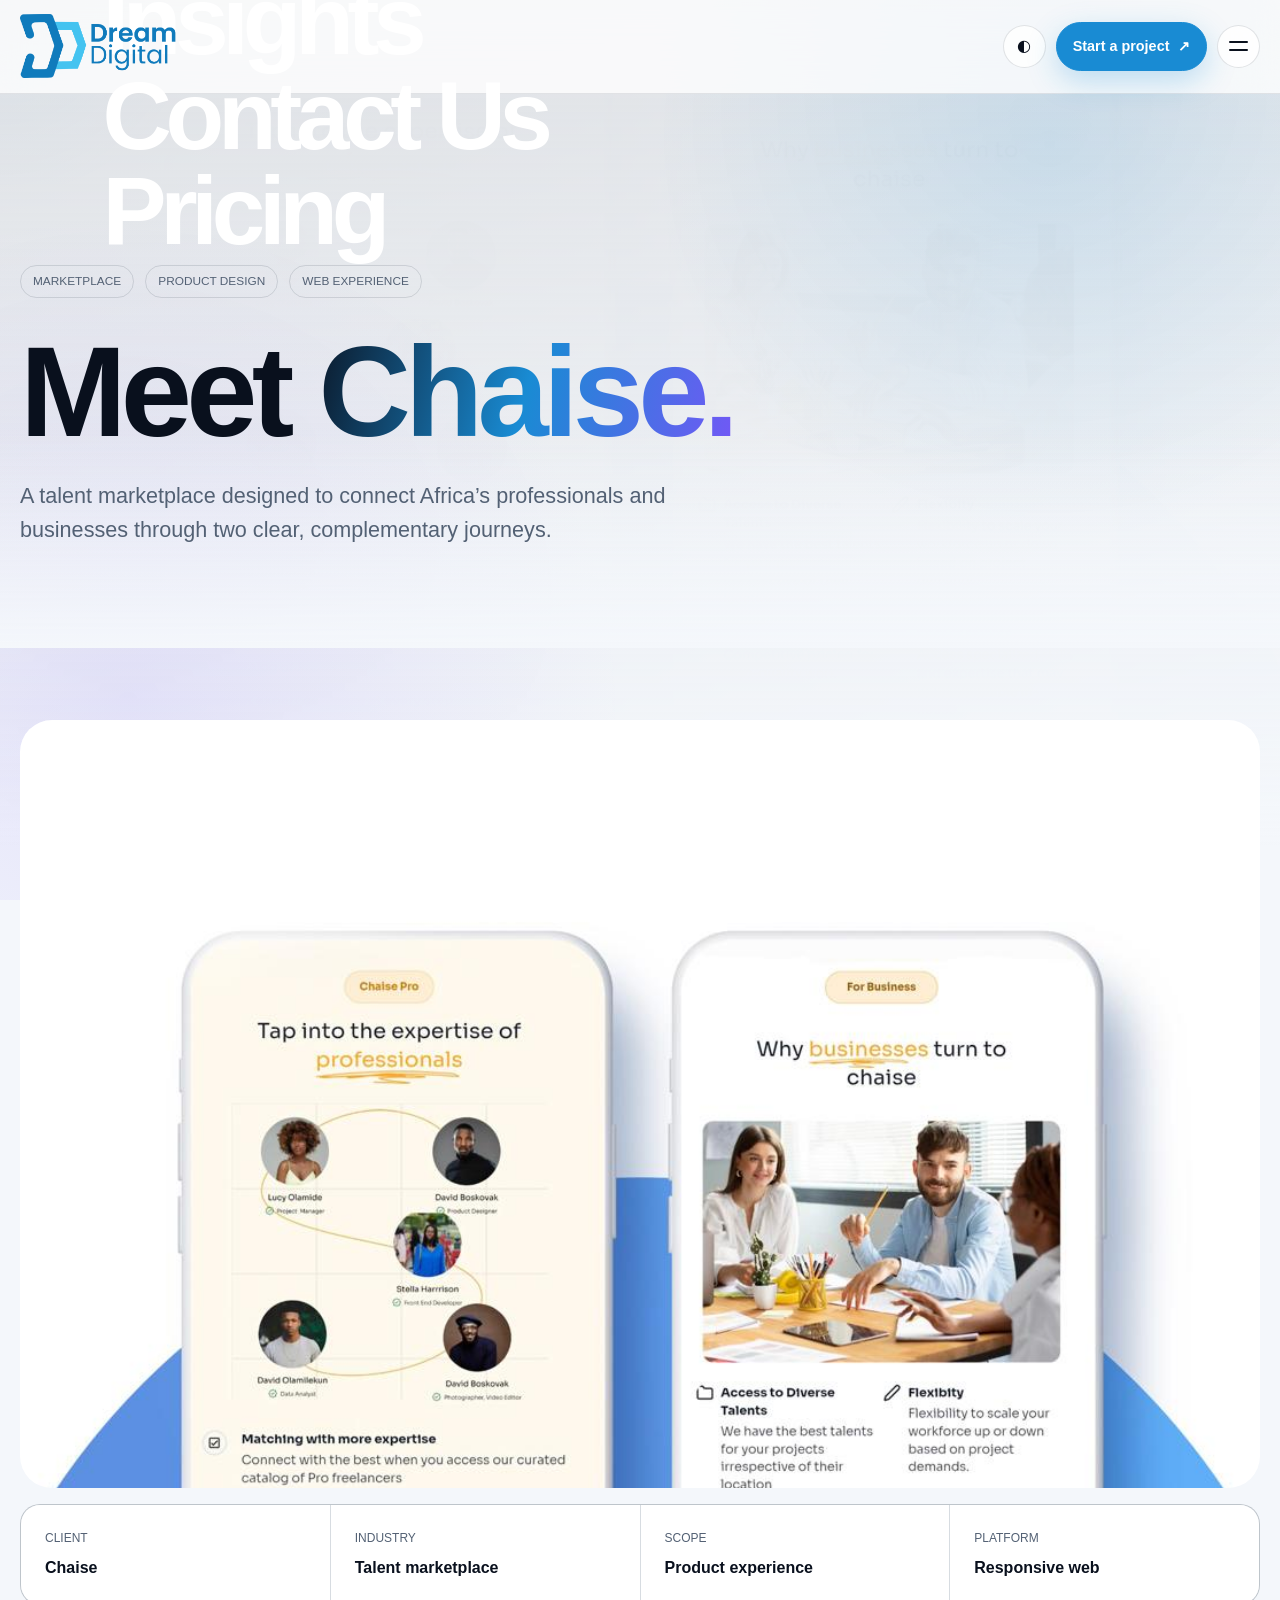
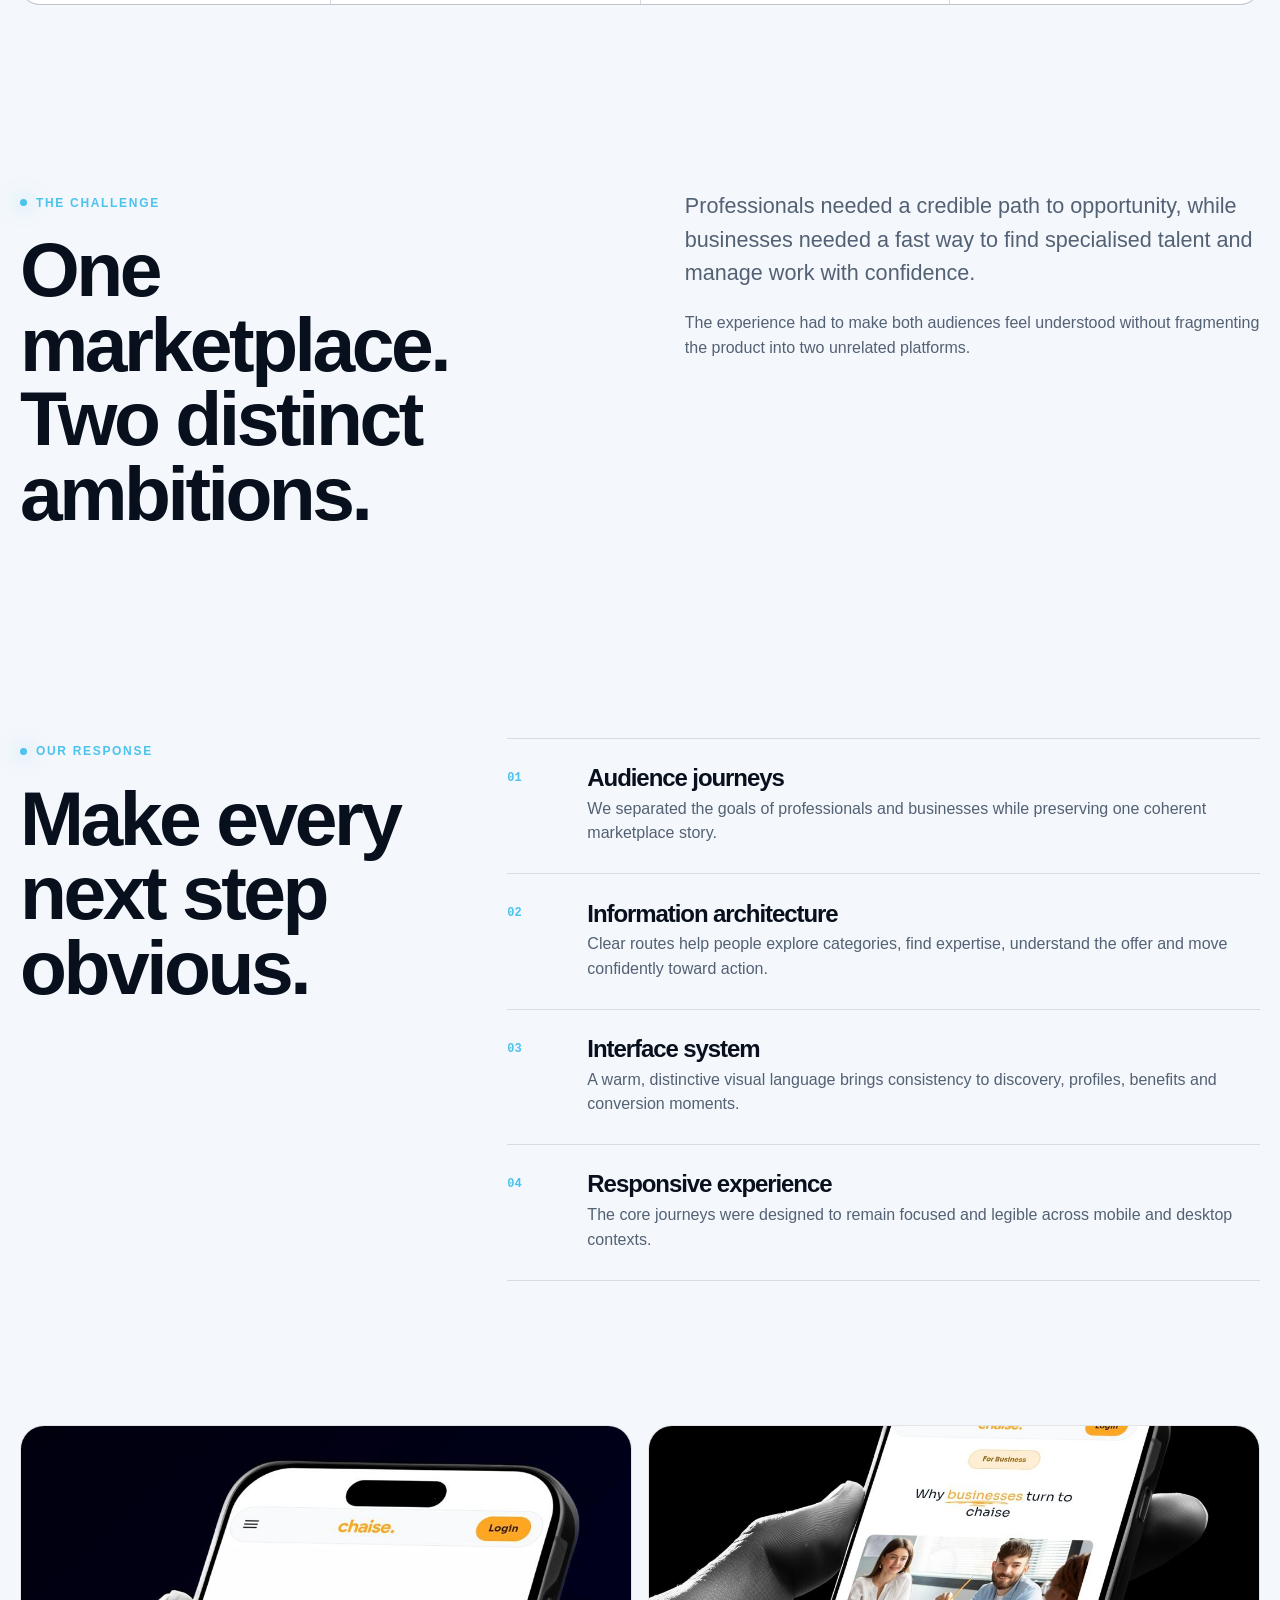
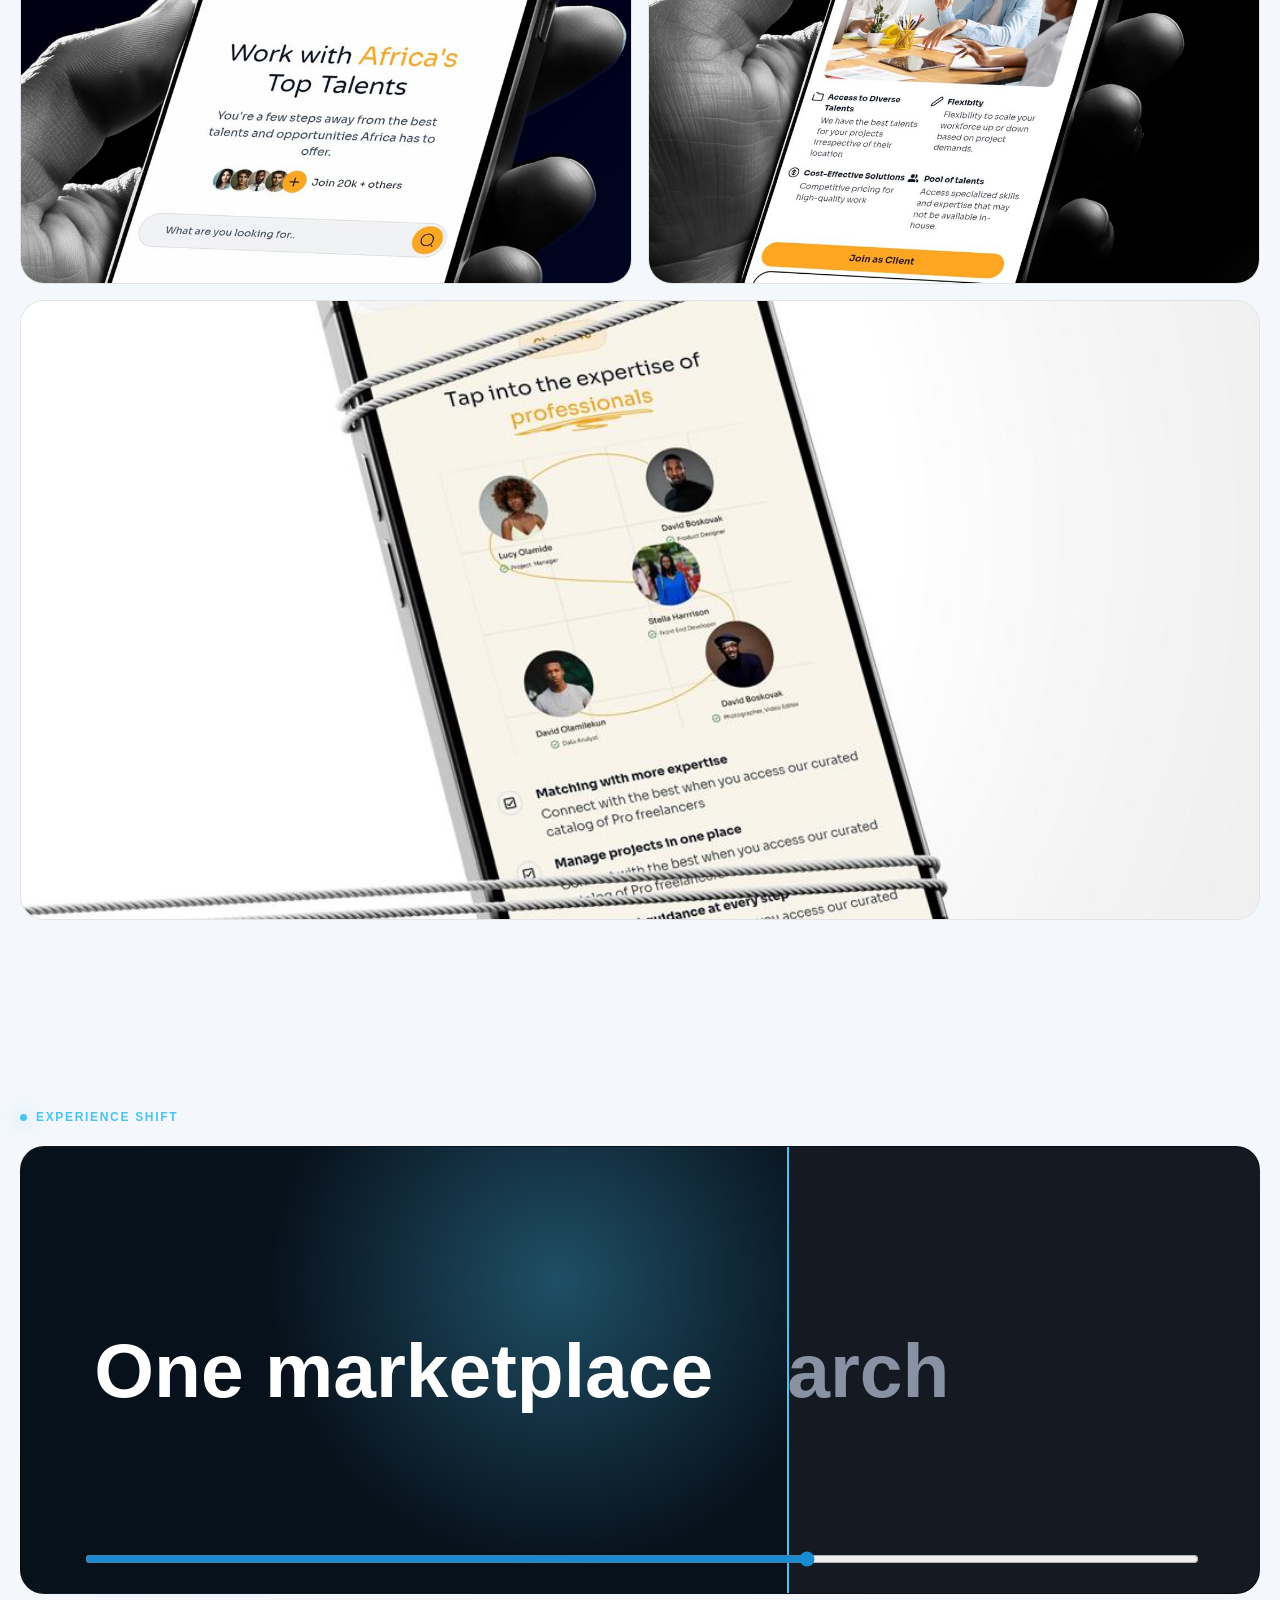
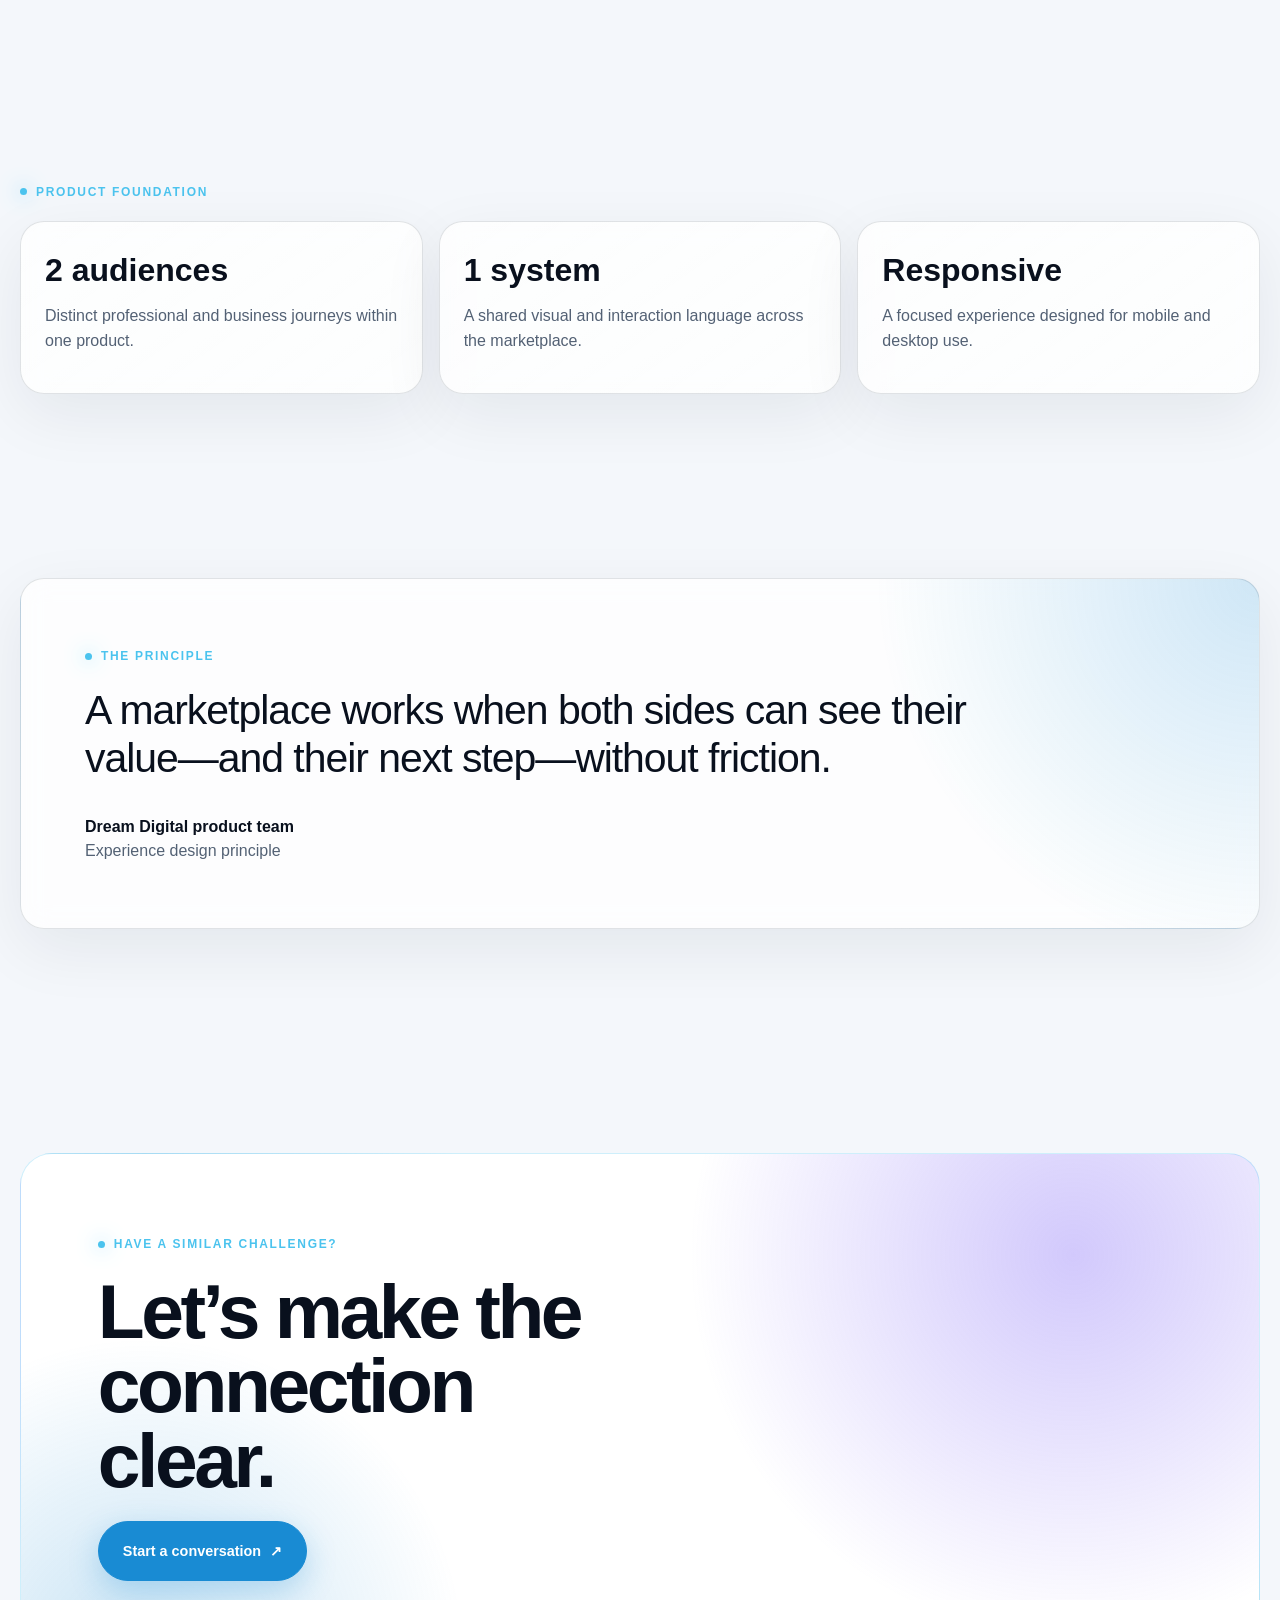
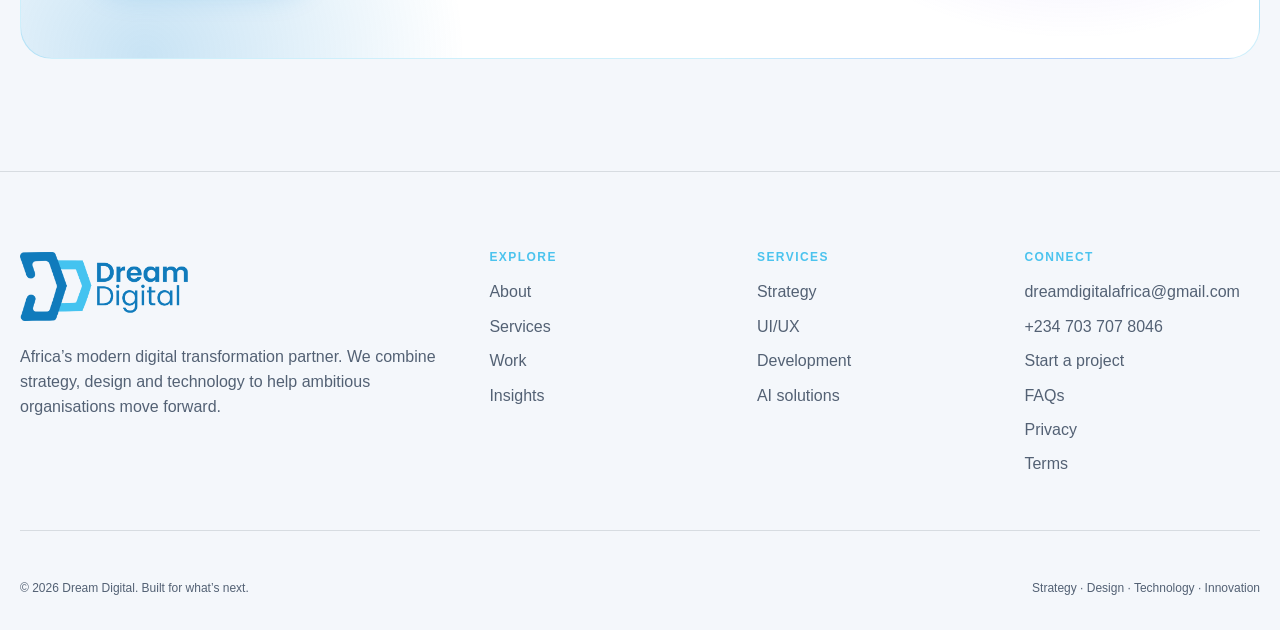
<file: case-study.html>
<!doctype html><html lang="en" data-theme="light"><head><meta charset="utf-8"><meta name="viewport" content="width=device-width,initial-scale=1"><title>Chaise Case Study — Dream Digital</title><meta name="description" content="Dream Digital's product experience work for Chaise, a marketplace connecting Africa's professionals and businesses."><link rel="icon" href="img/favicon/favicon.ico" sizes="any">
  <link rel="icon" href="img/favicon/favicon-32.png" type="image/png">
  <link rel="apple-touch-icon" href="img/favicon/apple-touch-icon.png">
  <link rel="manifest" href="img/favicon/manifest.webmanifest"><link rel="stylesheet" href="css/dream-rayo.css"><link rel="stylesheet" href="css/dream-inner.css"><script defer src="js/main.js"></script></head><body class="rayo-inner-page works-page"><div data-header></div><main id="main">
<section class="page-hero"><div class="container reveal"><div class="page-kicker"><span>MARKETPLACE</span><span>PRODUCT DESIGN</span><span>WEB EXPERIENCE</span></div><h1>Meet <span class="gradient-text">Chaise.</span></h1><p class="lead">A talent marketplace designed to connect Africa’s professionals and businesses through two clear, complementary journeys.</p></div></section>
<section class="section-sm"><div class="container"><div class="case-hero-image reveal"><img src="img/portfolio/chaise-marketplace-screens.jpeg" alt="Chaise marketplace experiences for professionals and businesses"></div><div class="case-summary reveal" style="margin-top:1rem"><div><span>CLIENT</span><strong>Chaise</strong></div><div><span>INDUSTRY</span><strong>Talent marketplace</strong></div><div><span>SCOPE</span><strong>Product experience</strong></div><div><span>PLATFORM</span><strong>Responsive web</strong></div></div></div></section>
<section class="section"><div class="container split"><div class="reveal"><p class="eyebrow">The challenge</p><h2>One marketplace. Two distinct ambitions.</h2></div><div class="reveal"><p class="lead">Professionals needed a credible path to opportunity, while businesses needed a fast way to find specialised talent and manage work with confidence.</p><p class="text-muted">The experience had to make both audiences feel understood without fragmenting the product into two unrelated platforms.</p></div></div></section>
<section class="section-sm"><div class="container process"><div class="sticky reveal"><p class="eyebrow">Our response</p><h2>Make every next step obvious.</h2></div><div class="process-list"><div class="process-step reveal"><span>01</span><div><h3>Audience journeys</h3><p>We separated the goals of professionals and businesses while preserving one coherent marketplace story.</p></div></div><div class="process-step reveal"><span>02</span><div><h3>Information architecture</h3><p>Clear routes help people explore categories, find expertise, understand the offer and move confidently toward action.</p></div></div><div class="process-step reveal"><span>03</span><div><h3>Interface system</h3><p>A warm, distinctive visual language brings consistency to discovery, profiles, benefits and conversion moments.</p></div></div><div class="process-step reveal"><span>04</span><div><h3>Responsive experience</h3><p>The core journeys were designed to remain focused and legible across mobile and desktop contexts.</p></div></div></div></div></section>
<section class="section-sm"><div class="container"><div class="portfolio-gallery reveal"><img src="img/portfolio/chaise-hero-phone.jpeg" alt="Chaise marketplace mobile home experience"><img src="img/portfolio/chaise-business-screen.jpeg" alt="Chaise experience for business clients"><img src="img/portfolio/chaise-product-flow.jpeg" alt="Chaise professional marketplace product flow"></div></div></section>
<section class="section"><div class="container"><p class="eyebrow">Experience shift</p><div class="before-after reveal"><div class="before"><span>Scattered search</span></div><div class="after"><span>One marketplace</span></div><input data-compare type="range" min="10" max="90" value="62" aria-label="Compare the experience before and after"></div></div></section>
<section class="section-sm"><div class="container"><p class="eyebrow">Product foundation</p><div class="outcomes"><div class="outcome glass-card reveal"><strong>2 audiences</strong><p class="text-muted">Distinct professional and business journeys within one product.</p></div><div class="outcome glass-card reveal"><strong>1 system</strong><p class="text-muted">A shared visual and interaction language across the marketplace.</p></div><div class="outcome glass-card reveal"><strong>Responsive</strong><p class="text-muted">A focused experience designed for mobile and desktop use.</p></div></div></div></section>
<section class="section"><div class="container quote glass-card reveal"><p class="eyebrow">The principle</p><blockquote>A marketplace works when both sides can see their value—and their next step—without friction.</blockquote><cite><strong>Dream Digital product team</strong><br>Experience design principle</cite></div></section>
<section class="section"><div class="container cta reveal"><p class="eyebrow">Have a similar challenge?</p><h2>Let’s make the connection clear.</h2><a class="button button-primary button-lg" href="contact.html">Start a conversation <span class="arrow">↗</span></a></div></section>
</main><div data-footer></div></body></html>
</file>
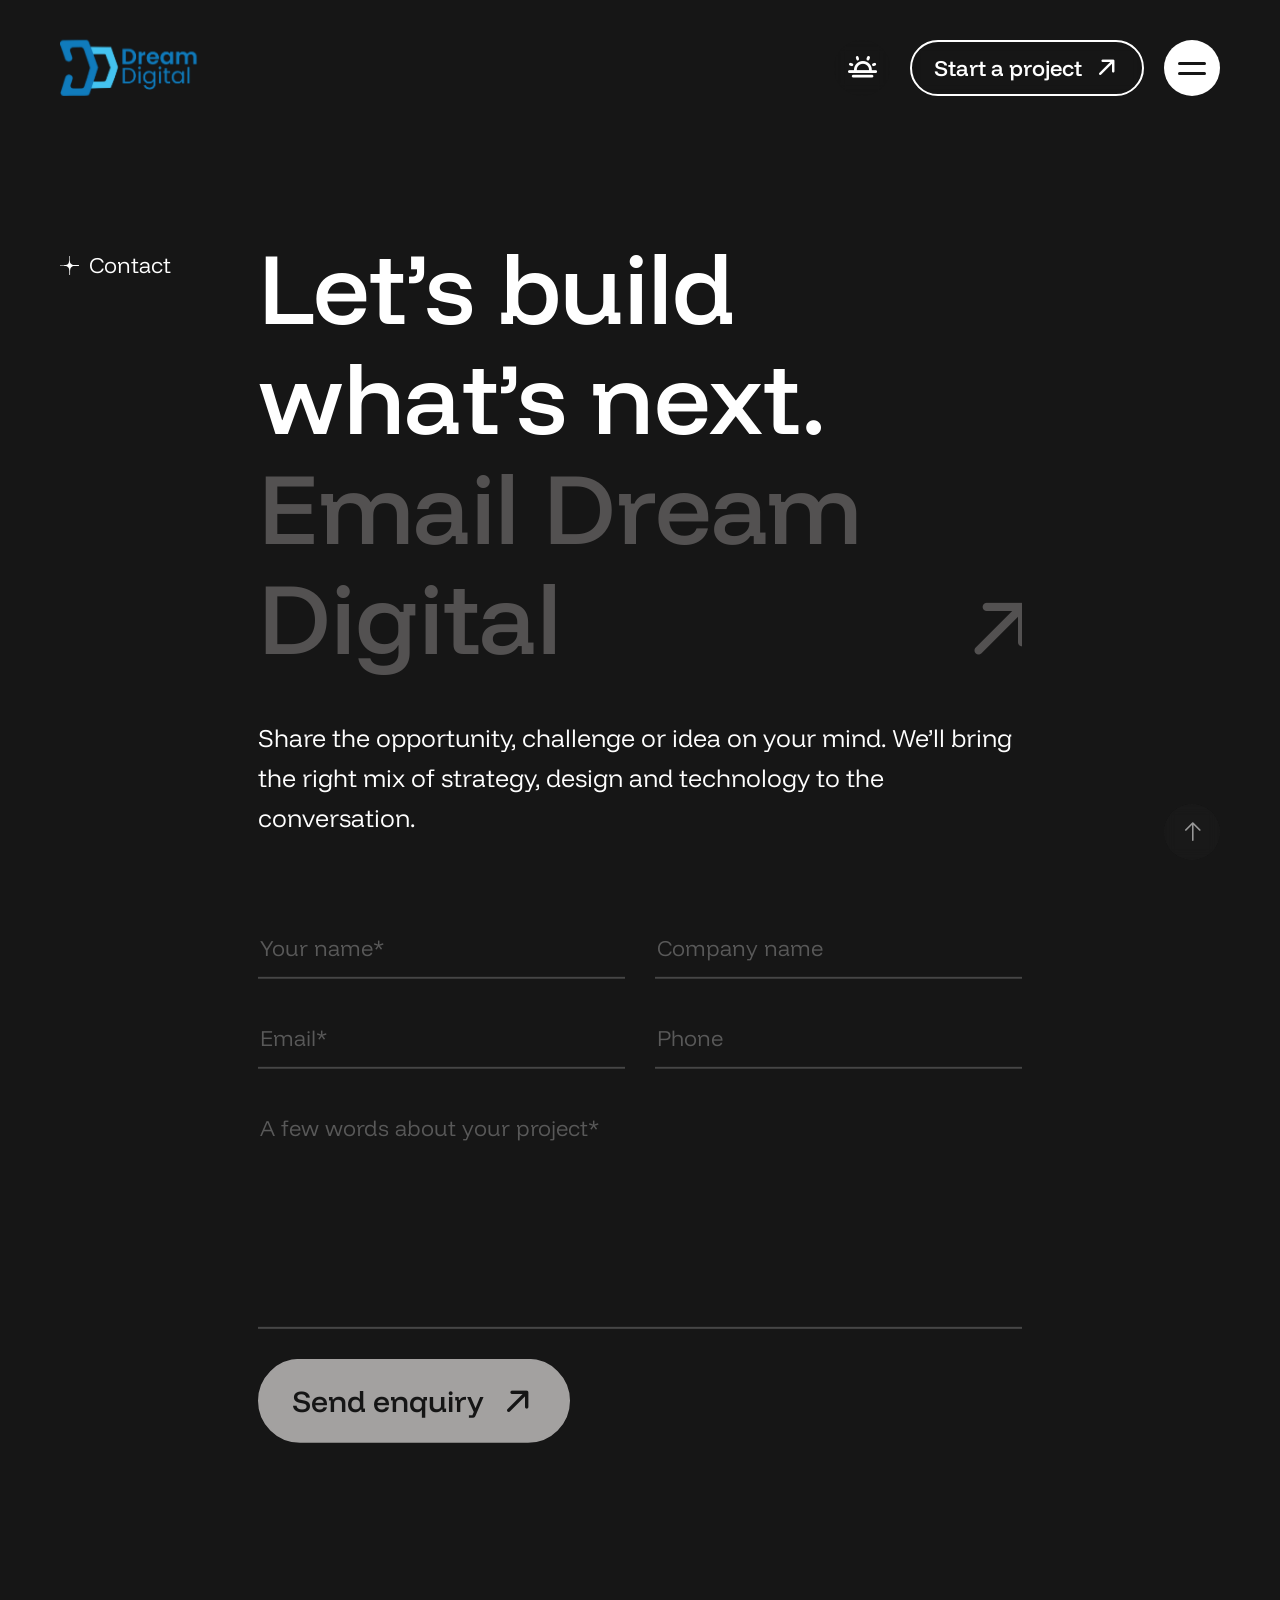
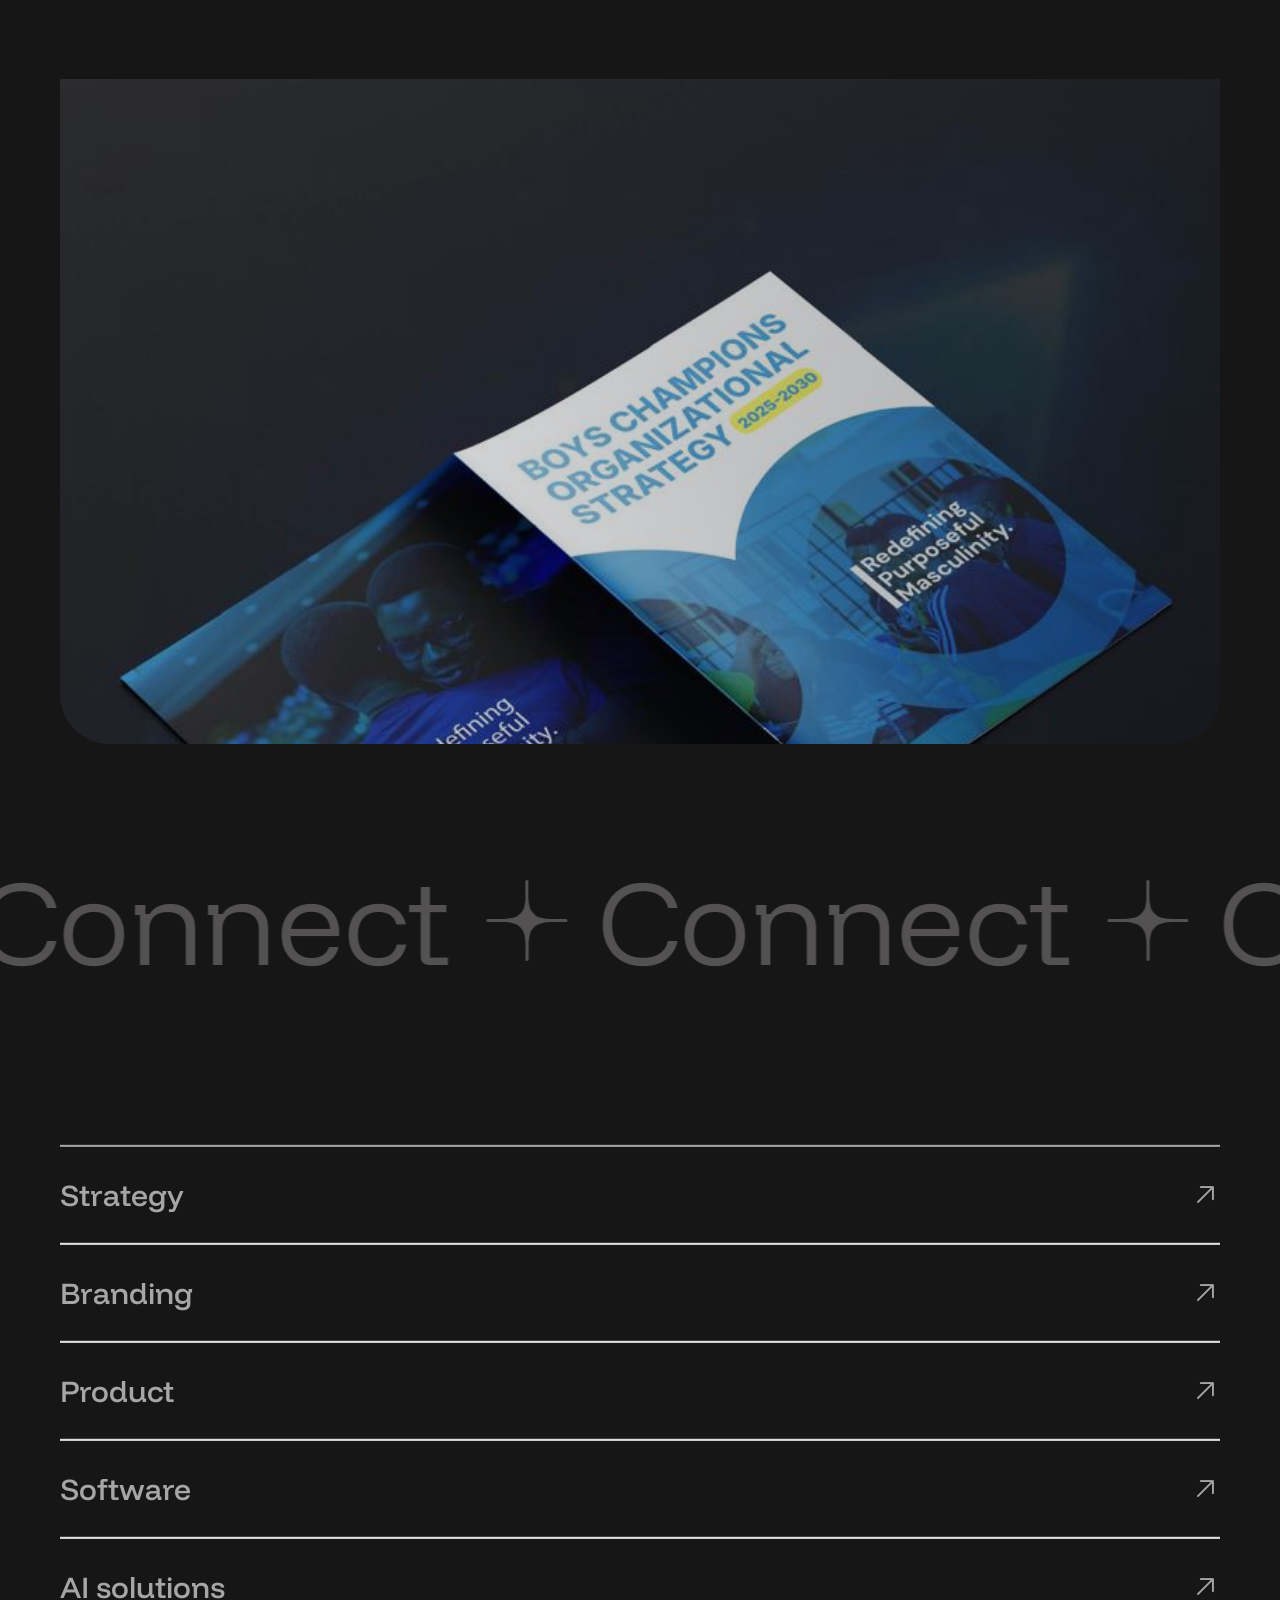
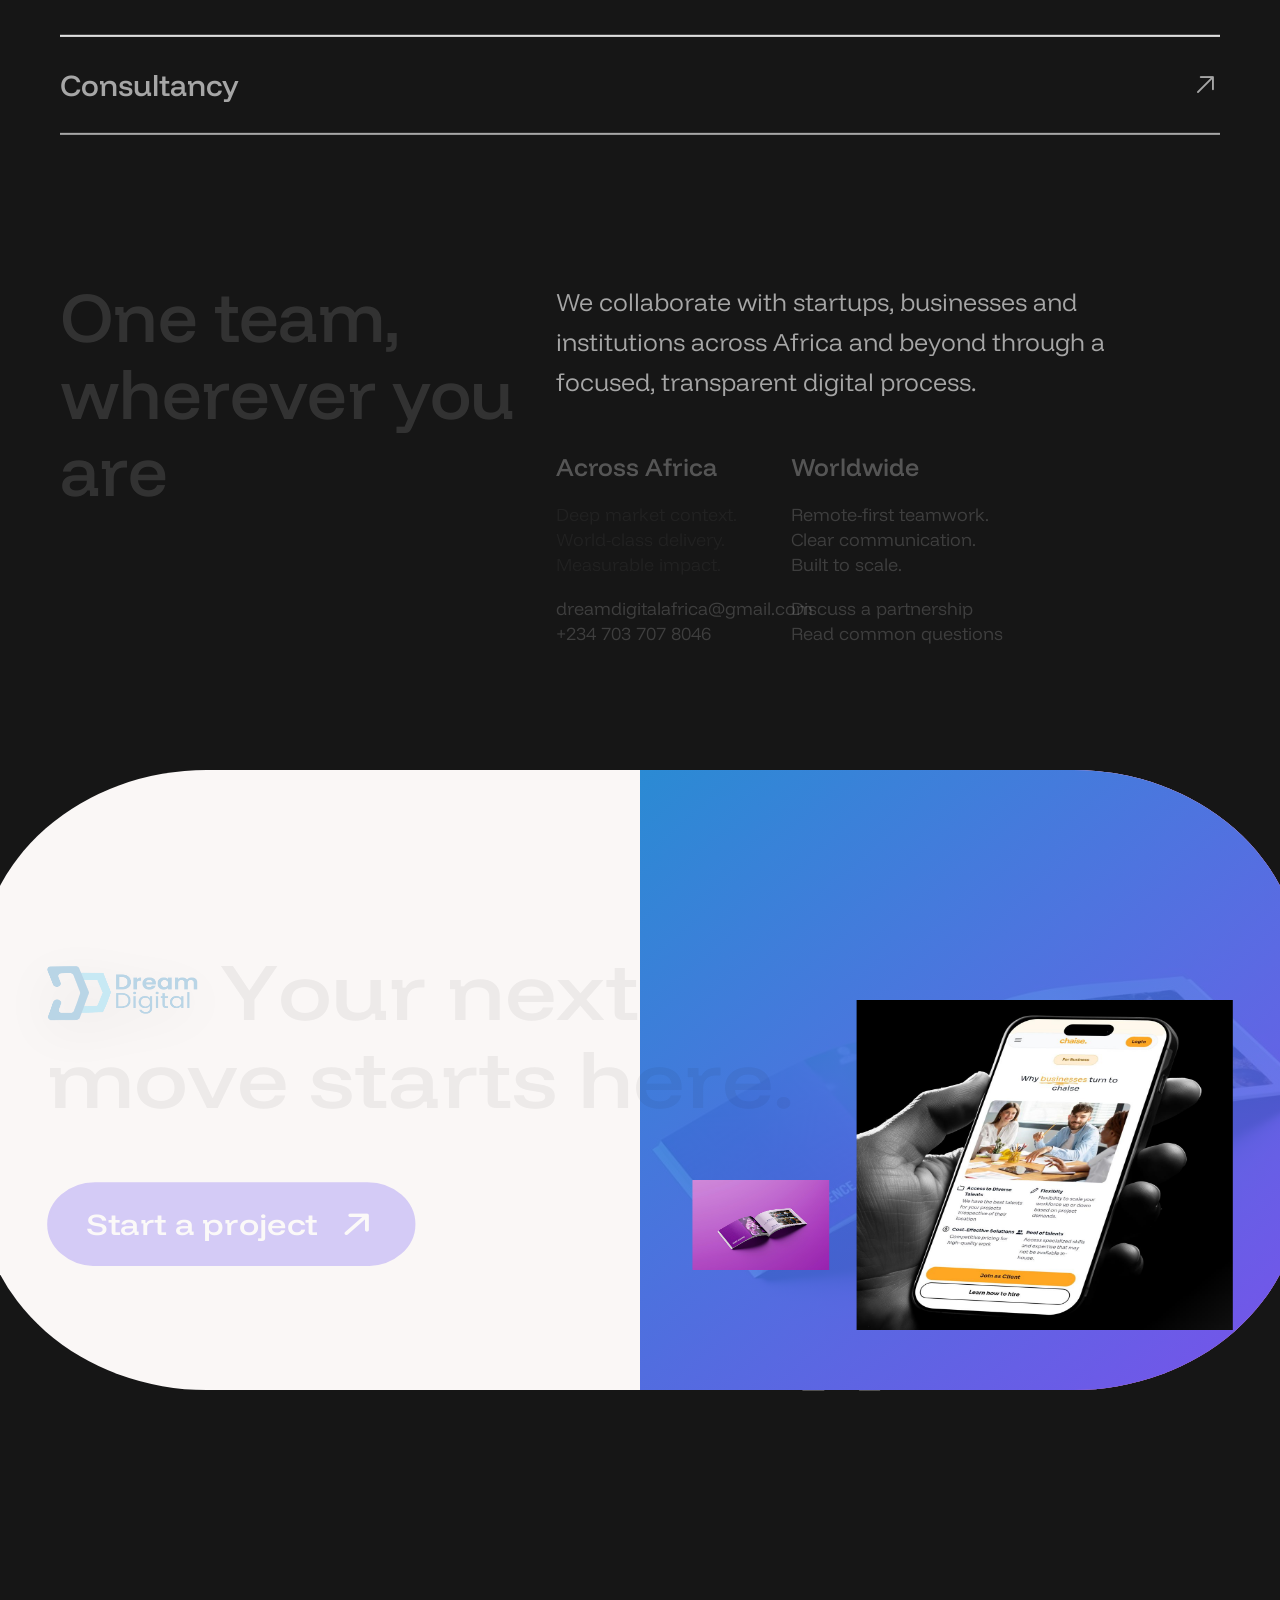
<file: contact.html>
<!DOCTYPE html>
<html lang="en" dir="ltr">

  <head>
    <meta charset="UTF-8">
    <script>
      if (!localStorage.getItem('template.theme')) localStorage.setItem('template.theme', 'dark');
      document.documentElement.setAttribute('color-scheme', localStorage.getItem('template.theme'));
    </script>

    <!-- Page Title -->
    <title>Contact Dream Digital | Start a Project</title>

    <!-- Meta Tags -->
    <meta name="description" content="Tell Dream Digital what comes next for your business. Start a conversation about strategy, branding, product design, software or AI.">
    <meta name="keywords" content="contact Dream Digital, digital agency consultation, start a digital project, Africa digital transformation">
    <meta name="author" content="Dream Digital">

    <!-- Viewport Meta-->
    <meta http-equiv="X-UA-Compatible" content="IE=edge">
    <meta name="viewport" content="width=device-width, initial-scale=1.0, viewport-fit=cover">

    <!-- Template Favicon & Icons Start -->
    <link rel="icon" href="img/favicon/favicon.ico" sizes="any">
  <link rel="icon" href="img/favicon/favicon-32.png" type="image/png">
  <link rel="apple-touch-icon" href="img/favicon/apple-touch-icon.png">
  <link rel="manifest" href="img/favicon/manifest.webmanifest">
    <!-- Template Favicon & Icons End -->

    <!-- Facebook Metadata Start -->
    <meta property="og:image:height" content="1200">
    <meta property="og:image:width" content="1200">
    <meta property="og:title" content="Contact Dream Digital">
    <meta property="og:description" content="Start a conversation about what comes next for your business.">
    <meta property="og:image" content="img/portfolio/chaise-hero-phone.jpeg">
    <!-- Facebook Metadata End -->

    <!-- Template Styles Start -->
    <link rel="stylesheet" type="text/css" href="css/plugins.css">
    <link rel="stylesheet" type="text/css" href="css/main.css">
    <link rel="stylesheet" type="text/css" href="css/dream-rayo.css">
    <!-- Template Styles End -->

    <!-- Custom Browser Color Start -->
    <meta name="theme-color" media="(prefers-color-scheme: light)" content="#FAF7F6">
    <meta name="theme-color" media="(prefers-color-scheme: dark)" content="#161616">
    <meta name="msapplication-navbutton-color" content="#161616">
    <meta name="mobile-web-app-capable" content="yes">
    <meta name="apple-mobile-web-app-status-bar-style" content="black-translucent">
    <!-- Custom Browser Color End -->
    
  </head>

  <body>
        </div>
      </div>
    </div>

    <!-- Menu & Menu Hamburger Start -->
    <nav class="mxd-nav__wrap" data-lenis-prevent="">

      <!-- Hamburger Start -->
      <div class="mxd-nav__contain loading__fade">
        <a href="#0" class="mxd-nav__hamburger" aria-label="Menu">
          <!-- flip element -->
          <div class="hamburger__base"></div>
          <div class="hamburger__line"></div>
          <div class="hamburger__line"></div>
        </a>
      </div>
      <!-- Hamburger End -->

      <!-- Main Navigation Start -->
      <div class="mxd-menu__wrapper">
        <!-- background active layer -->
        <div class="mxd-menu__base"></div>
        <!-- menu container -->
        <div class="mxd-menu__contain">
          <div class="mxd-menu__inner">
            <!-- left side -->
            <div class="mxd-menu__left">
              <p class="mxd-menu__caption menu-fade-in">✦ Strategy, design and technology<br>for the next era of growth</p>
              <div class="main-menu">
                <nav class="main-menu__content">
                  <ul class="main-menu__simple" aria-label="Primary navigation">
                    <li><a class="main-menu__link btn btn-anim" href="index.html"><span class="btn-caption">Home</span></a></li>
                    <li><a class="main-menu__link btn btn-anim" href="about.html"><span class="btn-caption">About Us</span></a></li>
                    <li><a class="main-menu__link btn btn-anim" href="services.html"><span class="btn-caption">Services</span></a></li>
                    <li><a class="main-menu__link btn btn-anim" href="work.html"><span class="btn-caption">Works</span></a></li>
                    <li><a class="main-menu__link btn btn-anim" href="insights.html"><span class="btn-caption">Insights</span></a></li>
                    <li><a class="main-menu__link btn btn-anim" href="contact.html"><span class="btn-caption">Contact Us</span></a></li>
                    <li><a class="main-menu__link btn btn-anim" href="pricing.html"><span class="btn-caption">Pricing</span></a></li>
                  </ul>
                  <ul id="main-menu" class="main-menu__accordion">
                    <li class="main-menu__item">
                      <div class="main-menu__toggle">
                        <span class="main-menu__link btn btn-anim">
                          <span class="btn-caption">Home</span>
                        </span>
                        <svg xmlns="http://www.w3.org/2000/svg" width="20" height="20" version="1.1" viewBox="0 0 20 20">
                          <path d="M19.6,9.6h-3.9c-.4,0-1.8-.2-1.8-.2-.6,0-1.1-.2-1.6-.6-.5-.3-.9-.8-1.2-1.2-.3-.4-.4-.9-.5-1.4,0,0,0-1.1-.2-1.5V.4c0-.2-.2-.4-.4-.4s-.4.2-.4.4v4.4c0,.4-.2,1.5-.2,1.5,0,.5-.2,1-.5,1.4-.3.5-.7.9-1.2,1.2s-1,.5-1.6.6c0,0-1.2,0-1.7.2H.4c-.2,0-.4.2-.4.4s.2.4.4.4h4.1c.4,0,1.7.2,1.7.2.6,0,1.1.2,1.6.6.4.3.8.7,1.1,1.1.3.5.5,1,.6,1.6,0,0,0,1.3.2,1.7v4.1c0,.2.2.4.4.4s.4-.2.4-.4v-4.1c0-.4.2-1.7.2-1.7,0-.6.2-1.1.6-1.6.3-.4.7-.8,1.1-1.1.5-.3,1-.5,1.6-.6,0,0,1.3,0,1.8-.2h3.9c.2,0,.4-.2.4-.4s-.2-.4-.4-.4h0Z"/>
                        </svg>
                      </div>
                      <ul class="submenu">
                        <li class="submenu__item">
                          <a href="index.html">Dream Digital home</a>
                        </li>
                        <li class="submenu__item">
                          <a href="index.html">Software and AI</a>
                        </li>
                        <li class="submenu__item">
                          <a href="index.html">Strategy and growth</a>
                        </li>
                        <li class="submenu__item">
                          <a href="index.html">About the agency</a>
                        </li>
                        <li class="submenu__item">
                          <a href="index.html">Brand and experience</a>
                        </li>
                        <li class="submenu__item">
                          <a href="index.html">Selected work</a>
                        </li>
                        <li class="submenu__item">
                          <a href="index.html">Ideas and insights</a>
                        </li>
                        <li class="submenu__item">
                          <a href="index.html">Start a project</a>
                        </li>
                        <li class="submenu__item">
                          <a href="index.html">Book a consultation</a>
                        </li>
                      </ul>
                    </li>
                    <li class="main-menu__item">
                      <div class="main-menu__toggle">
                        <span class="main-menu__link btn btn-anim">
                          <span class="btn-caption">Works</span>
                        </span>
                        <svg xmlns="http://www.w3.org/2000/svg" width="20" height="20" version="1.1" viewBox="0 0 20 20">
                          <path d="M19.6,9.6h-3.9c-.4,0-1.8-.2-1.8-.2-.6,0-1.1-.2-1.6-.6-.5-.3-.9-.8-1.2-1.2-.3-.4-.4-.9-.5-1.4,0,0,0-1.1-.2-1.5V.4c0-.2-.2-.4-.4-.4s-.4.2-.4.4v4.4c0,.4-.2,1.5-.2,1.5,0,.5-.2,1-.5,1.4-.3.5-.7.9-1.2,1.2s-1,.5-1.6.6c0,0-1.2,0-1.7.2H.4c-.2,0-.4.2-.4.4s.2.4.4.4h4.1c.4,0,1.7.2,1.7.2.6,0,1.1.2,1.6.6.4.3.8.7,1.1,1.1.3.5.5,1,.6,1.6,0,0,0,1.3.2,1.7v4.1c0,.2.2.4.4.4s.4-.2.4-.4v-4.1c0-.4.2-1.7.2-1.7,0-.6.2-1.1.6-1.6.3-.4.7-.8,1.1-1.1.5-.3,1-.5,1.6-.6,0,0,1.3,0,1.8-.2h3.9c.2,0,.4-.2.4-.4s-.2-.4-.4-.4h0Z"/>
                        </svg>
                      </div>
                      <ul class="submenu">
                        <li class="submenu__item">
                          <a href="work.html">Portfolio</a>
                        </li>
                        <li class="submenu__item">
                          <a href="work.html">All case studies</a>
                        </li>
                        <li class="submenu__item">
                          <a href="case-study.html">Featured case study</a>
                        </li>
                      </ul>
                    </li>
                    <li class="main-menu__item">
                      <div class="main-menu__toggle">
                        <span class="main-menu__link btn btn-anim">
                          <span class="btn-caption">Pages</span>
                        </span>
                        <svg xmlns="http://www.w3.org/2000/svg" width="20" height="20" version="1.1" viewBox="0 0 20 20">
                          <path d="M19.6,9.6h-3.9c-.4,0-1.8-.2-1.8-.2-.6,0-1.1-.2-1.6-.6-.5-.3-.9-.8-1.2-1.2-.3-.4-.4-.9-.5-1.4,0,0,0-1.1-.2-1.5V.4c0-.2-.2-.4-.4-.4s-.4.2-.4.4v4.4c0,.4-.2,1.5-.2,1.5,0,.5-.2,1-.5,1.4-.3.5-.7.9-1.2,1.2s-1,.5-1.6.6c0,0-1.2,0-1.7.2H.4c-.2,0-.4.2-.4.4s.2.4.4.4h4.1c.4,0,1.7.2,1.7.2.6,0,1.1.2,1.6.6.4.3.8.7,1.1,1.1.3.5.5,1,.6,1.6,0,0,0,1.3.2,1.7v4.1c0,.2.2.4.4.4s.4-.2.4-.4v-4.1c0-.4.2-1.7.2-1.7,0-.6.2-1.1.6-1.6.3-.4.7-.8,1.1-1.1.5-.3,1-.5,1.6-.6,0,0,1.3,0,1.8-.2h3.9c.2,0,.4-.2.4-.4s-.2-.4-.4-.4h0Z"/>
                        </svg>
                      </div>
                      <ul class="submenu">
                        <li class="submenu__item">
                          <a href="about.html">Our story</a>
                        </li>
                        <li class="submenu__item">
                          <a href="about.html">About Dream Digital</a>
                        </li>
                        <li class="submenu__item">
                          <a href="services.html">Services</a>
                        </li>
                        <li class="submenu__item">
                          <a href="about.html">How we work</a>
                        </li>
                        <li class="submenu__item">
                          <a href="services.html">Work with us</a>
                        </li>
                        <li class="submenu__item">
                          <a href="faq.html">FAQs</a>
                        </li>
                        <li class="submenu__item">
                          <a href="404.html">404 error page</a>
                        </li>
                        <li class="submenu__item">
                          <a href="index.html">Home</a>
                        </li>
                      </ul>
                    </li>
                    <li class="main-menu__item">
                      <div class="main-menu__toggle">
                        <span class="main-menu__link btn btn-anim">
                          <span class="btn-caption">Insights</span>
                        </span>
                        <svg xmlns="http://www.w3.org/2000/svg" width="20" height="20" version="1.1" viewBox="0 0 20 20">
                          <path d="M19.6,9.6h-3.9c-.4,0-1.8-.2-1.8-.2-.6,0-1.1-.2-1.6-.6-.5-.3-.9-.8-1.2-1.2-.3-.4-.4-.9-.5-1.4,0,0,0-1.1-.2-1.5V.4c0-.2-.2-.4-.4-.4s-.4.2-.4.4v4.4c0,.4-.2,1.5-.2,1.5,0,.5-.2,1-.5,1.4-.3.5-.7.9-1.2,1.2s-1,.5-1.6.6c0,0-1.2,0-1.7.2H.4c-.2,0-.4.2-.4.4s.2.4.4.4h4.1c.4,0,1.7.2,1.7.2.6,0,1.1.2,1.6.6.4.3.8.7,1.1,1.1.3.5.5,1,.6,1.6,0,0,0,1.3.2,1.7v4.1c0,.2.2.4.4.4s.4-.2.4-.4v-4.1c0-.4.2-1.7.2-1.7,0-.6.2-1.1.6-1.6.3-.4.7-.8,1.1-1.1.5-.3,1-.5,1.6-.6,0,0,1.3,0,1.8-.2h3.9c.2,0,.4-.2.4-.4s-.2-.4-.4-.4h0Z"/>
                        </svg>
                      </div>
                      <ul class="submenu">
                        <li class="submenu__item">
                          <a href="insights.html">All insights</a>
                        </li>
                        <li class="submenu__item">
                          <a href="insights.html">Technology and AI</a>
                        </li>
                        <li class="submenu__item">
                          <a href="insights.html">Strategy and growth</a>
                        </li>
                      </ul>
                    </li>
                    <li class="main-menu__item">
                      <a class="main-menu__link btn btn-anim" href="contact.html">
                        <span class="btn-caption">Contact</span>
                      </a>
                    </li>
                  </ul>
                </nav>
              </div>
            </div>
            <!-- right side -->
            <div class="mxd-menu__right">
              <div class="menu-promo">
                <div class="menu-promo__content">
                  <p class="menu-promo__caption menu-fade-in">Hello from Dream Digital.<br>We help ambitious organisations move from possibility to measurable progress.</p>
                  <div class="menu-promo__video">
                    <video class="menu-video" id="inner-video" preload="auto" autoplay="autoplay" loop="loop" muted="muted" poster="img/portfolio/chaise-hero-phone.jpeg">
                      <source type="video/mp4" src="video/540x310_video.mp4">
                      <source type="video/webm" src="video/540x310_video.webm">
                      <source type="video/ogv" src="video/540x310_video.ogv">
                    </video>
                  </div>
                </div>
              </div>
            </div>
            <!-- data bottom line -->
            <div class="mxd-menu__data menu-fade-in">
              <p class="t-xsmall">
                Built for what’s next
              </p>
              <p class="t-xsmall">
                <i class="ph ph-copyright"></i>
                2026
              </p>
            </div>
          </div>
        </div>
      </div>
      <!-- Main Navigation End -->

    </nav>
    <!-- Menu & Menu Hamburger End -->

    <!-- Header Start -->
    <header id="header" class="mxd-header">
      <!-- header logo -->
      <div class="mxd-header__logo loading__fade">
        <a href="index.html" class="mxd-logo" aria-label="Dream Digital home">
          <!-- logo icon -->
          <svg class="mxd-logo__image" version="1.1" xmlns="http://www.w3.org/2000/svg" x="0px" y="0px" viewBox="0 0 56 56" style="enable-background:new 0 0 56 56;" xml:space="preserve">
            <style type="text/css">
              .mxd-logo__bg{fill:var(--base-opp);}
              .mxd-logo__cat{clip-path:url(#mxd-logo__id);fill:var(--base);}
            </style>
            <path class="mxd-logo__bg" d="M56,28c0,11.1-2.9,28-28,28S0,39.1,0,28S2.9,0,28,0S56,16.9,56,28z"/>
            <g>
              <defs>
                <path id="mxd-logo__clippath" d="M28,0C2.9,0,0,16.9,0,28s2.9,28,28,28s28-16.9,28-28S53.1,0,28,0z"/>
              </defs>
              <clipPath id="mxd-logo__id">
                <use xlink:href="#mxd-logo__clippath"  style="overflow:visible;"/>
              </clipPath>
              <path class="mxd-logo__cat" d="M33.6,34.5h0.9
                c0.5,0,0.9,0.4,0.9,0.9v3.7c0,0.5-0.4,0.9-0.9,0.9h-0.9c-0.5,0-0.9-0.4-0.9-0.9v-3.7C32.7,34.9,33.1,34.5,33.6,34.5z M20.5,37.3
                v1.9c0,0.5,0.4,0.9,0.9,0.9h0.9c0.5,0,0.9-0.4,0.9-0.9v-3.7c0-0.5-0.4-0.9-0.9-0.9h-0.9c-0.5,0-0.9,0.4-0.9,0.9V37.3L20.5,37.3z
                M39.2,21.5v0.9c0,0.5-0.4,0.9-0.9,0.9h-0.9c-0.5,0-0.9-0.4-0.9-0.9v-0.9c0-0.5,0.4-0.9,0.9-0.9h0.9C38.8,20.5,39.2,21,39.2,21.5z
                M34.5,26.1h0.9c0.5,0,0.9-0.4,0.9-0.9v-0.9c0-0.5-0.4-0.9-0.9-0.9h-0.9c-0.5,0-0.9,0.4-0.9,0.9v0.9C33.6,25.7,34,26.1,34.5,26.1z
                M28,26.1h-4.7c-0.5,0-0.9,0.4-0.9,0.9V28c0,0.5,0.4,0.9,0.9,0.9h9.3c0.5,0,0.9-0.4,0.9-0.9v-0.9c0-0.5-0.4-0.9-0.9-0.9H28L28,26.1
                z M19.6,24.3v0.9c0,0.5,0.4,0.9,0.9,0.9h0.9c0.5,0,0.9-0.4,0.9-0.9v-0.9c0-0.5-0.4-0.9-0.9-0.9h-0.9C20,23.3,19.6,23.8,19.6,24.3z
                M16.8,21.5v0.9c0,0.5,0.4,0.9,0.9,0.9h0.9c0.5,0,0.9-0.4,0.9-0.9v-0.9c0-0.5-0.4-0.9-0.9-0.9h-0.9C17.2,20.5,16.8,21,16.8,21.5z
                M14,26.1v4.7c0,0.5,0.4,0.9,0.9,0.9h0.9c0.5,0,0.9-0.4,0.9-0.9v-6.5c0-0.5-0.4-0.9-0.9-0.9h-0.9c-0.5,0-0.9,0.4-0.9,0.9V26.1
                L14,26.1z M11.2,34.5v1.9c0,0.5-0.4,0.9-0.9,0.9H7.5c-0.5,0-0.9,0.4-0.9,0.9v0.9c0,0.5,0.4,0.9,0.9,0.9h0.9c0.5,0,0.9,0.4,0.9,0.9
                V42c0,0.5-0.4,0.9-0.9,0.9H7.5c-0.5,0-0.9,0.4-0.9,0.9v0.9c0,0.5,0.4,0.9,0.9,0.9h0.9c0.5,0,0.9,0.4,0.9,0.9V56
                c0,0.5,0.4,0.9,0.9,0.9h0.9c0.5,0,0.9-0.4,0.9-0.9v-6.5c0-0.5,0.4-0.9,0.9-0.9h3.7c0.5,0,0.9-0.4,0.9-0.9v-0.9
                c0-0.5-0.4-0.9-0.9-0.9h-3.7c-0.5,0-0.9-0.4-0.9-0.9v-6.5c0-0.5,0.4-0.9,0.9-0.9c0.5,0,0.9-0.4,0.9-0.9v-3.7c0-0.5-0.4-0.9-0.9-0.9
                h-0.9c-0.5,0-0.9,0.4-0.9,0.9L11.2,34.5L11.2,34.5z M42,26.1v-1.9c0-0.5-0.4-0.9-0.9-0.9h-0.9c-0.5,0-0.9,0.4-0.9,0.9v6.5
                c0,0.5,0.4,0.9,0.9,0.9h0.9c0.5,0,0.9-0.4,0.9-0.9V26.1L42,26.1z M49.5,39.2v-0.9c0-0.5-0.4-0.9-0.9-0.9h-2.8
                c-0.5,0-0.9-0.4-0.9-0.9v-3.7c0-0.5-0.4-0.9-0.9-0.9h-0.9c-0.5,0-0.9,0.4-0.9,0.9v3.7c0,0.5,0.4,0.9,0.9,0.9c0.5,0,0.9,0.4,0.9,0.9
                v6.5c0,0.5-0.4,0.9-0.9,0.9h-3.7c-0.5,0-0.9,0.4-0.9,0.9v0.9c0,0.5,0.4,0.9,0.9,0.9h3.7c0.5,0,0.9,0.4,0.9,0.9V56
                c0,0.5,0.4,0.9,0.9,0.9h0.9c0.5,0,0.9-0.4,0.9-0.9v-9.3c0-0.5,0.4-0.9,0.9-0.9h0.9c0.5,0,0.9-0.4,0.9-0.9v-0.9
                c0-0.5-0.4-0.9-0.9-0.9h-0.9c-0.5,0-0.9-0.4-0.9-0.9v-0.9c0-0.5,0.4-0.9,0.9-0.9h0.9C49,40.1,49.5,39.7,49.5,39.2L49.5,39.2z"/>
            </g>
          </svg>
          <!-- logo text -->
          <span class="mxd-logo__text">Dream<br>Digital</span>
        </a>
      </div>
      <!-- header controls -->
      <div class="mxd-header__controls loading__fade">
        <button id="color-switcher" class="mxd-color-switcher" type="button" role="switch" aria-label="light/dark mode" aria-checked="true"></button>
        <a class="btn btn-anim btn-default btn-mobile-icon btn-outline slide-right-up" href="contact.html" aria-label="Say Hello">
          <span class="btn-caption">Start a project</span>
          <i class="ph-bold ph-arrow-up-right"></i>
        </a>
      </div>
    </header>
    <!-- Header End -->

    <!-- Page Content Start -->
    <main id="mxd-page-content" class="mxd-page-content inner-page-content">

      <!-- Section - Inner Page Headline Start -->
      <div class="mxd-section mxd-section-inner-headline padding-s-text-pre-form overflow-hidden">
        <div class="mxd-container grid-container">
        
          <!-- Block - Inner Page Headline Start -->
          <div class="mxd-block loading-wrap">
            <div class="container-fluid px-0">
              <div class="row gx-0">

                <!-- Inner Headline Name Start -->
                <div class="col-12 col-xl-2 mxd-grid-item no-margin">
                  <div class="mxd-block__name name-inner-headline">
                    <p class="mxd-point-subtitle">
                      <svg version="1.1" xmlns="http://www.w3.org/2000/svg" x="0px" y="0px" width="20px" height="20px" viewBox="0 0 20 20" fill="currentColor">
                        <path fill="currentColor" d="M19.6,9.6c0,0-3,0-4,0c-0.4,0-1.8-0.2-1.8-0.2c-0.6-0.1-1.1-0.2-1.6-0.6c-0.5-0.3-0.9-0.8-1.2-1.2
                          c-0.3-0.4-0.4-0.9-0.5-1.4c0,0-0.1-1.1-0.2-1.5c-0.1-1.1,0-4.4,0-4.4C10.4,0.2,10.2,0,10,0S9.6,0.2,9.6,0.4c0,0,0.1,3.3,0,4.4
                          c0,0.4-0.2,1.5-0.2,1.5C9.4,6.7,9.2,7.2,9,7.6C8.7,8.1,8.2,8.5,7.8,8.9c-0.5,0.3-1,0.5-1.6,0.6c0,0-1.2,0.1-1.7,0.2
                          c-1,0.1-4.2,0-4.2,0C0.2,9.6,0,9.8,0,10c0,0.2,0.2,0.4,0.4,0.4c0,0,3.1-0.1,4.2,0c0.4,0,1.7,0.2,1.7,0.2c0.6,0.1,1.1,0.2,1.6,0.6
                          c0.4,0.3,0.8,0.7,1.1,1.1c0.3,0.5,0.5,1,0.6,1.6c0,0,0.1,1.3,0.2,1.7c0,1,0,4.1,0,4.1c0,0.2,0.2,0.4,0.4,0.4s0.4-0.2,0.4-0.4
                          c0,0,0-3.1,0-4.1c0-0.4,0.2-1.7,0.2-1.7c0.1-0.6,0.2-1.1,0.6-1.6c0.3-0.4,0.7-0.8,1.1-1.1c0.5-0.3,1-0.5,1.6-0.6
                          c0,0,1.3-0.1,1.8-0.2c1,0,4,0,4,0c0.2,0,0.4-0.2,0.4-0.4C20,9.8,19.8,9.6,19.6,9.6L19.6,9.6z"/>
                      </svg>
                      <span>Contact</span>
                    </p>
                  </div>
                </div>
                <!-- Inner Headline Name Start -->

                <!-- Inner Headline Content Start -->
                <div class="col-12 col-xl-8 mxd-grid-item no-margin">

                  <div class="mxd-block__content">
                    <div class="mxd-block__inner-headline loading__item">
                      <h1 class="inner-headline__title">
                        Let’s build<br>what’s next.
                      </h1>
                      <a class="btn btn-line-headline slide-right-up anim-no-delay" href="mailto:dreamdigitalafrica@gmail.com?subject=Dream%20Digital%20enquiry">
                        <span class="btn-caption">Email Dream Digital</span>
                        <i class="ph-bold ph-arrow-up-right"></i>
                      </a>
                      <p class="inner-headline__text t-large t-bright loading__item">Share the opportunity, challenge or idea on your mind. We’ll bring the right mix of strategy, design and technology to the conversation.</p>
                    </div>
                  </div>

                </div>
                <!-- Inner Headline Content End -->

              </div>
            </div>
          </div>
          <!-- Block - Inner Page Headline End -->

        </div>
      </div>
      <!-- Section - Inner Page Headline End -->

      <!-- Section - Inner Page Form Start -->
      <div class="mxd-section mxd-section-inner-form padding-default">
        <div class="mxd-container grid-container">
        
          <!-- Block - Inner Page Headline Start -->
          <div class="mxd-block">
            <div class="container-fluid px-0">
              <div class="row gx-0">

                <!-- Inner Headline Name Start -->
                <div class="col-12 col-xl-2 mxd-grid-item no-margin"></div>
                <!-- Inner Headline Name Start -->

                <!-- Inner Headline Content Start -->
                <div class="col-12 col-xl-8">

                  <div class="mxd-block__content contact">
                    <div class="mxd-block__inner-form loading__fade">
                      <div class="form-container">

                        <!-- Reply Messages Start -->
                        <div class="form__reply centered text-center">
                          <i class="ph-fill ph-smiley-wink reply__icon"></i>
                          <!-- <i class="ph-fill ph-smiley reply__icon"></i> -->
                          <p class="reply__title">Done!</p>
                          <span class="reply__text">Your email draft is ready. Send it from your email app and we’ll get back to you.</span>
                        </div> 
                        <!-- Reply Messages End -->
          
                        <!-- Contact Form Start -->
                        <form class="form contact-form" id="contact-form">
                          <!-- Hidden Required Fields -->
                          <input type="hidden" name="project_name" value="Dream Digital">
                          <input type="hidden" name="form_subject" value="Dream Digital project enquiry">
                          <input type="hidden" name="admin_email" value="dreamdigitalafrica@gmail.com">
                          <!-- END Hidden Required Fields-->
                          <div class="container-fluid p-0">
                            <div class="row gx-0">
                              <div class="col-12 col-md-6 mxd-grid-item anim-uni-in-up">
                                <input type="text" name="Name" placeholder="Your name*" required>
                              </div>
                              <div class="col-12 col-md-6 mxd-grid-item anim-uni-in-up">
                                <input type="text" name="Company" placeholder="Company name">
                              </div>
                              <div class="col-12 col-md-6 mxd-grid-item anim-uni-in-up">
                                <input type="email" name="E-mail" placeholder="Email*" required>
                              </div>
                              <div class="col-12 col-md-6 mxd-grid-item anim-uni-in-up">
                                <input type="tel" name="Phone" placeholder="Phone">
                              </div>
                              <div class="col-12 mxd-grid-item anim-uni-in-up">
                                <textarea name="Message" placeholder="A few words about your project*" required></textarea>
                              </div>
                              <div class="col-12 mxd-grid-item anim-uni-in-up">
                                <button class="btn btn-anim btn-default btn-large btn-opposite slide-right-up" type="submit">
                                  <span class="btn-caption">Send enquiry</span>
                                  <i class="ph-bold ph-arrow-up-right"></i>
                                </button>
                              </div>
                            </div>
                          </div>
                        </form>
                        <!-- Contact Form End -->
          
                      </div>
                    </div>
                  </div>

                </div>
                <!-- Inner Headline Content End -->

              </div>
            </div>
          </div>
          <!-- Block - Inner Page Headline End -->

        </div>
      </div>
      <!-- Section - Inner Page Form End -->

      <!-- Section - Parallax Divider Start -->
      <div class="mxd-section padding-grid-pre-mtext">
        <div class="mxd-container">
          <div class="mxd-divider">
            <div class="mxd-divider__image divider-image-3 parallax-img"></div>
          </div>
        </div>
      </div>
      <!-- Section - Parallax Divider End -->

      <!-- Section - Marquee Text One Line Start -->
      <div class="mxd-section padding-mtext">
        <div class="mxd-container fullwidth-container">

          <!-- Block - Marquee Text One Line Start -->
          <div class="mxd-block">
            <div class="marquee marquee-right--gsap muted-extra">
              <div class="marquee__toright">
                <!-- single item -->
                <div class="marquee__item one-line item-regular text">
                  <p class="marquee__text">Connect</p>
                  <div class="marquee__image">
                    <svg version="1.1" xmlns="http://www.w3.org/2000/svg" viewBox="0 0 80 80" fill="currentColor">
                      <path fill="currentColor" d="M78.4,38.4c0,0-11.8,0-15.8,0c-1.6,0-4.8-0.2-7.1-0.8c-2.3-0.6-4.3-0.8-6.3-2.4c-2-1.2-3.5-3.2-4.7-4.8
                        c-1.2-1.6-1.6-3.6-2-5.5c-0.3-1.5-0.7-4.3-0.8-5.9c-0.2-4.3,0-17.4,0-17.4C41.8,0.8,41,0,40.2,0s-1.6,0.8-1.6,1.6c0,0,0,13.1,0,17.4
                        c0,1.6-0.6,4.3-0.8,5.9c-0.3,2-0.8,4-2,5.5c-1.2,2-2.8,3.6-4.7,4.8s-4,1.8-6.3,2.4c-1.9,0.5-4.7,0.6-6.7,0.8c-3.9,0.4-16.6,0-16.6,0
                        C0.8,38.4,0,39.2,0,40c0,0.8,0.8,1.6,1.6,1.6c0,0,12.2,0,16.6,0c1.6,0,4.8,0.3,6.7,0.8c2.3,0.6,4.3,0.8,6.3,2.4
                        c1.6,1.2,3.2,2.8,4.3,4.4c1.2,2,2.1,3.9,2.4,6.3c0.2,1.7,0.7,4.7,0.8,6.7c0.2,4,0,16.2,0,16.2c0,0.8,0.8,1.6,1.6,1.6
                        s1.6-0.8,1.6-1.6c0,0,0-12.3,0-16.2c0-1.6,0.5-5.1,0.8-6.7c0.5-2.3,0.8-4.4,2.4-6.3c1.2-1.6,2.8-3.2,4.3-4.4c2-1.2,3.9-2,6.3-2.4
                        c1.8-0.3,5.1-0.7,7.1-0.8c3.5-0.2,15.8,0,15.8,0c0.8,0,1.6-0.8,1.6-1.6C80,39.2,79.2,38.4,78.4,38.4C78.4,38.4,78.4,38.4,78.4,38.4z
                        "/>
                    </svg>
                  </div>
                </div>
                <!-- single item -->
                <div class="marquee__item one-line item-regular text">
                  <p class="marquee__text">Connect</p>
                  <div class="marquee__image">
                    <svg version="1.1" xmlns="http://www.w3.org/2000/svg" viewBox="0 0 80 80" fill="currentColor">
                      <path fill="currentColor" d="M78.4,38.4c0,0-11.8,0-15.8,0c-1.6,0-4.8-0.2-7.1-0.8c-2.3-0.6-4.3-0.8-6.3-2.4c-2-1.2-3.5-3.2-4.7-4.8
                        c-1.2-1.6-1.6-3.6-2-5.5c-0.3-1.5-0.7-4.3-0.8-5.9c-0.2-4.3,0-17.4,0-17.4C41.8,0.8,41,0,40.2,0s-1.6,0.8-1.6,1.6c0,0,0,13.1,0,17.4
                        c0,1.6-0.6,4.3-0.8,5.9c-0.3,2-0.8,4-2,5.5c-1.2,2-2.8,3.6-4.7,4.8s-4,1.8-6.3,2.4c-1.9,0.5-4.7,0.6-6.7,0.8c-3.9,0.4-16.6,0-16.6,0
                        C0.8,38.4,0,39.2,0,40c0,0.8,0.8,1.6,1.6,1.6c0,0,12.2,0,16.6,0c1.6,0,4.8,0.3,6.7,0.8c2.3,0.6,4.3,0.8,6.3,2.4
                        c1.6,1.2,3.2,2.8,4.3,4.4c1.2,2,2.1,3.9,2.4,6.3c0.2,1.7,0.7,4.7,0.8,6.7c0.2,4,0,16.2,0,16.2c0,0.8,0.8,1.6,1.6,1.6
                        s1.6-0.8,1.6-1.6c0,0,0-12.3,0-16.2c0-1.6,0.5-5.1,0.8-6.7c0.5-2.3,0.8-4.4,2.4-6.3c1.2-1.6,2.8-3.2,4.3-4.4c2-1.2,3.9-2,6.3-2.4
                        c1.8-0.3,5.1-0.7,7.1-0.8c3.5-0.2,15.8,0,15.8,0c0.8,0,1.6-0.8,1.6-1.6C80,39.2,79.2,38.4,78.4,38.4C78.4,38.4,78.4,38.4,78.4,38.4z
                        "/>
                    </svg>
                  </div>
                </div>
                <!-- single item -->
                <div class="marquee__item one-line item-regular text">
                  <p class="marquee__text">Connect</p>
                  <div class="marquee__image">
                    <svg version="1.1" xmlns="http://www.w3.org/2000/svg" viewBox="0 0 80 80" fill="currentColor">
                      <path fill="currentColor" d="M78.4,38.4c0,0-11.8,0-15.8,0c-1.6,0-4.8-0.2-7.1-0.8c-2.3-0.6-4.3-0.8-6.3-2.4c-2-1.2-3.5-3.2-4.7-4.8
                        c-1.2-1.6-1.6-3.6-2-5.5c-0.3-1.5-0.7-4.3-0.8-5.9c-0.2-4.3,0-17.4,0-17.4C41.8,0.8,41,0,40.2,0s-1.6,0.8-1.6,1.6c0,0,0,13.1,0,17.4
                        c0,1.6-0.6,4.3-0.8,5.9c-0.3,2-0.8,4-2,5.5c-1.2,2-2.8,3.6-4.7,4.8s-4,1.8-6.3,2.4c-1.9,0.5-4.7,0.6-6.7,0.8c-3.9,0.4-16.6,0-16.6,0
                        C0.8,38.4,0,39.2,0,40c0,0.8,0.8,1.6,1.6,1.6c0,0,12.2,0,16.6,0c1.6,0,4.8,0.3,6.7,0.8c2.3,0.6,4.3,0.8,6.3,2.4
                        c1.6,1.2,3.2,2.8,4.3,4.4c1.2,2,2.1,3.9,2.4,6.3c0.2,1.7,0.7,4.7,0.8,6.7c0.2,4,0,16.2,0,16.2c0,0.8,0.8,1.6,1.6,1.6
                        s1.6-0.8,1.6-1.6c0,0,0-12.3,0-16.2c0-1.6,0.5-5.1,0.8-6.7c0.5-2.3,0.8-4.4,2.4-6.3c1.2-1.6,2.8-3.2,4.3-4.4c2-1.2,3.9-2,6.3-2.4
                        c1.8-0.3,5.1-0.7,7.1-0.8c3.5-0.2,15.8,0,15.8,0c0.8,0,1.6-0.8,1.6-1.6C80,39.2,79.2,38.4,78.4,38.4C78.4,38.4,78.4,38.4,78.4,38.4z
                        "/>
                    </svg>
                  </div>
                </div>
                <!-- single item -->
                <div class="marquee__item one-line item-regular text">
                  <p class="marquee__text">Connect</p>
                  <div class="marquee__image">
                    <svg version="1.1" xmlns="http://www.w3.org/2000/svg" viewBox="0 0 80 80" fill="currentColor">
                      <path fill="currentColor" d="M78.4,38.4c0,0-11.8,0-15.8,0c-1.6,0-4.8-0.2-7.1-0.8c-2.3-0.6-4.3-0.8-6.3-2.4c-2-1.2-3.5-3.2-4.7-4.8
                        c-1.2-1.6-1.6-3.6-2-5.5c-0.3-1.5-0.7-4.3-0.8-5.9c-0.2-4.3,0-17.4,0-17.4C41.8,0.8,41,0,40.2,0s-1.6,0.8-1.6,1.6c0,0,0,13.1,0,17.4
                        c0,1.6-0.6,4.3-0.8,5.9c-0.3,2-0.8,4-2,5.5c-1.2,2-2.8,3.6-4.7,4.8s-4,1.8-6.3,2.4c-1.9,0.5-4.7,0.6-6.7,0.8c-3.9,0.4-16.6,0-16.6,0
                        C0.8,38.4,0,39.2,0,40c0,0.8,0.8,1.6,1.6,1.6c0,0,12.2,0,16.6,0c1.6,0,4.8,0.3,6.7,0.8c2.3,0.6,4.3,0.8,6.3,2.4
                        c1.6,1.2,3.2,2.8,4.3,4.4c1.2,2,2.1,3.9,2.4,6.3c0.2,1.7,0.7,4.7,0.8,6.7c0.2,4,0,16.2,0,16.2c0,0.8,0.8,1.6,1.6,1.6
                        s1.6-0.8,1.6-1.6c0,0,0-12.3,0-16.2c0-1.6,0.5-5.1,0.8-6.7c0.5-2.3,0.8-4.4,2.4-6.3c1.2-1.6,2.8-3.2,4.3-4.4c2-1.2,3.9-2,6.3-2.4
                        c1.8-0.3,5.1-0.7,7.1-0.8c3.5-0.2,15.8,0,15.8,0c0.8,0,1.6-0.8,1.6-1.6C80,39.2,79.2,38.4,78.4,38.4C78.4,38.4,78.4,38.4,78.4,38.4z
                        "/>
                    </svg>
                  </div>
                </div>
              </div>
            </div>
          </div>
          <!-- Block - Marquee Text One Line End -->

        </div>
      </div>
      <!-- Section - Marquee Text One Line End -->

      <!-- Section - Socials List Start -->
      <div class="mxd-section padding-pre-title">
        <div class="mxd-container">

          <!-- Block - Socials List Start -->
          <div class="mxd-block">
            <div class="mxd-links-lines">
              <!-- item -->
              <div class="mxd-links-lines__item">
                <div class="mxd-links-lines__divider anim-uni-in-up"></div>
                <a class="mxd-links-lines__link anim-uni-in-up" href="services.html">
                  <p class="mxd-links-lines__title">Strategy</p>
                  <div class="mxd-links-lines__icon">
                    <i class="ph ph-arrow-up-right"></i>
                  </div>
                </a>
                <div class="mxd-links-lines__divider anim-uni-in-up"></div>
              </div>
              <!-- item -->
              <div class="mxd-links-lines__item">
                <div class="mxd-links-lines__divider anim-uni-in-up"></div>
                <a class="mxd-links-lines__link anim-uni-in-up" href="services.html">
                  <p class="mxd-links-lines__title">Branding</p>
                  <div class="mxd-links-lines__icon">
                    <i class="ph ph-arrow-up-right"></i>
                  </div>
                </a>
                <div class="mxd-links-lines__divider anim-uni-in-up"></div>
              </div>
              <!-- item -->
              <div class="mxd-links-lines__item">
                <div class="mxd-links-lines__divider anim-uni-in-up"></div>
                <a class="mxd-links-lines__link anim-uni-in-up" href="services.html">
                  <p class="mxd-links-lines__title">Product</p>
                  <div class="mxd-links-lines__icon">
                    <i class="ph ph-arrow-up-right"></i>
                  </div>
                </a>
                <div class="mxd-links-lines__divider anim-uni-in-up"></div>
              </div>
              <!-- item -->
              <div class="mxd-links-lines__item">
                <div class="mxd-links-lines__divider anim-uni-in-up"></div>
                <a class="mxd-links-lines__link anim-uni-in-up" href="services.html">
                  <p class="mxd-links-lines__title">Software</p>
                  <div class="mxd-links-lines__icon">
                    <i class="ph ph-arrow-up-right"></i>
                  </div>
                </a>
                <div class="mxd-links-lines__divider anim-uni-in-up"></div>
              </div>
              <!-- item -->
              <div class="mxd-links-lines__item">
                <div class="mxd-links-lines__divider anim-uni-in-up"></div>
                <a class="mxd-links-lines__link anim-uni-in-up" href="services.html">
                  <p class="mxd-links-lines__title">AI solutions</p>
                  <div class="mxd-links-lines__icon">
                    <i class="ph ph-arrow-up-right"></i>
                  </div>
                </a>
                <div class="mxd-links-lines__divider anim-uni-in-up"></div>
              </div>
              <!-- item -->
              <div class="mxd-links-lines__item">
                <div class="mxd-links-lines__divider anim-uni-in-up"></div>
                <a class="mxd-links-lines__link anim-uni-in-up" href="services.html">
                  <p class="mxd-links-lines__title">Consultancy</p>
                  <div class="mxd-links-lines__icon">
                    <i class="ph ph-arrow-up-right"></i>
                  </div>
                </a>
                <div class="mxd-links-lines__divider anim-uni-in-up"></div>
              </div>
            </div>
          </div>
          <!-- Block - Socials List Start -->

        </div>
      </div>
      <!-- Section - Socials List End -->

      <!-- Section - Text Block Start -->
      <div class="mxd-section padding-default">
        <div class="mxd-container grid-container">
        
          <!-- Block - Text Block with H2 Title, Paragraph and Contact Lists Start -->
          <div class="mxd-block">
            <div class="container-fluid px-0">
              <div class="row gx-0">
                <div class="col-12 col-xl-5 mxd-grid-item no-margin">
                  <div class="mxd-block__name">
                    <h2 class="reveal-type anim-uni-in-up">One team, wherever you are</h2>
                  </div>
                </div>
                <div class="col-12 col-xl-6 mxd-grid-item no-margin">
                  <div class="mxd-block__content">
                    <div class="mxd-block__paragraph">
                      <p class="t-large t-bright anim-uni-in-up">We collaborate with startups, businesses and institutions across Africa and beyond through a focused, transparent digital process.</p>
                      <div class="mxd-paragraph__lists">
                        <div class="container-fluid p-0">
                          <div class="row g-0">
                            <div class="col-12 col-md-6 col-xl-5 mxd-paragraph__lists-item">
                              <div class="mxd-paragraph__lists-title">
                                <p class="t-large t-bright t-caption anim-uni-in-up">Across Africa</p>
                              </div>
                              <ul>
                                <li class="anim-uni-in-up">
                                  <a class="anim-uni-in-up" href="#contact-form">
                                    Deep market context.<br>World-class delivery.<br>Measurable impact.
                                  </a>
                                </li>
                              </ul>
                              <ul>
                                <li class="anim-uni-in-up">
                                  <a href="mailto:dreamdigitalafrica@gmail.com?subject=Dream%20Digital%20discovery%20call">dreamdigitalafrica@gmail.com</a>
                                </li>
                                <li class="anim-uni-in-up">
                                  <a href="tel:+2347037078046">+234 703 707 8046</a>
                                </li>
                              </ul>
                            </div>
                            <div class="col-12 col-md-6 col-xl-5 mxd-paragraph__lists-item">
                              <div class="mxd-paragraph__lists-title">
                                <p class="t-large t-bright t-caption anim-uni-in-up">Worldwide</p>
                              </div>
                              <ul>
                                <li class="anim-uni-in-up">
                                  <a href="#contact-form">
                                    Remote-first teamwork.<br>Clear communication.<br>Built to scale.
                                  </a>
                                </li>
                              </ul>
                              <ul>
                                <li class="anim-uni-in-up">
                                  <a href="mailto:dreamdigitalafrica@gmail.com?subject=Dream%20Digital%20partnership">Discuss a partnership</a>
                                </li>
                                <li class="anim-uni-in-up">
                                  <a href="faq.html">Read common questions</a>
                                </li>
                              </ul>
                            </div>
                          </div>
                        </div>
                      </div>
                    </div>
                  </div>
                </div>
              </div>
            </div>
          </div>
          <!-- Block - Text Block with H2 Title, Paragraph and Contact Lists End -->

        </div>
      </div>
      <!-- Section - Text Block End -->
 
      <!-- Section - CTA Start -->
      <div class="mxd-section overflow-hidden">
        <div class="mxd-container">

          <!-- Block - CTA Start -->
          <div class="mxd-block">
            <div class="mxd-promo">
              <div class="mxd-promo__inner anim-zoom-out-container">
                <!-- background -->
                <div class="mxd-promo__bg"></div>
                <!-- caption -->
                <div class="mxd-promo__content">
                  <p class="mxd-promo__title anim-uni-in-up">
                    <span class="mxd-promo__icon">
                      <img src="img/dream/logo.png" alt="Dream Digital">
                    </span>
                    <span class="mxd-promo__caption reveal-type">Your next move starts here.</span>
                  </p>
                  <div class="mxd-promo__controls anim-uni-in-up">
                    <a class="btn btn-anim btn-default btn-large btn-additional slide-right-up" href="#contact-form">
                      <span class="btn-caption">Start a project</span>
                      <i class="ph-bold ph-arrow-up-right"></i>
                    </a>
                  </div>
                </div>
                <!-- parallax images -->
                <div class="mxd-promo__images">
                  <img class="promo-image promo-image-1" src="img/portfolio/chaise-business-screen.jpeg" alt="Chaise business product work">
                  <img class="promo-image promo-image-2" src="img/portfolio/ambassadors-audience-deck.jpeg" alt="Ambassadors audience strategy work">
                </div>
              </div>
            </div>
          </div>
          <!-- Block - CTA End -->

        </div>
      </div>
      <!-- Section - CTA End -->

    </main>
    <!-- Page Content End -->

    <!-- Footer Start -->
    <footer id="mxd-footer" class="mxd-footer">

      <!-- Footer Block - Fullwidth Text Start -->
      <div class="mxd-footer__text-wrap">
        <div class="fullwidth-text__tl-trigger"></div>
        <div class="mxd-footer__fullwidth-text anim-top-to-bottom">
          <svg class="mxd-footer__svg-v2" version="1.1" xmlns="http://www.w3.org/2000/svg" xmlns:xlink="http://www.w3.org/1999/xlink" x="0px" y="0px" 
          viewBox="0 0 400.26 72" style="enable-background:new 0 0 400.26 72;" xml:space="preserve">
          <path d="M4.93,56V25.93H0V16h10.13v7.73h2.8c1.11-2.67,2.82-4.69,5.13-6.07c2.31-1.38,4.96-2.07,7.93-2.07h3.33v8.53h-3.8
            c-3.65,0-6.36,1.04-8.13,3.13c-1.78,2.09-2.67,4.87-2.67,8.33V56H4.93z M46.53,56.73c-4.67,0-8.32-1.13-10.97-3.4
            c-2.65-2.27-3.97-5.27-3.97-9c0-3.91,1.34-6.93,4.03-9.07c2.69-2.13,6.57-3.2,11.63-3.2h12.2v-1.6c0-4.89-2.84-7.33-8.53-7.33
            c-4.84,0-7.76,1.73-8.73,5.2h-9.93c0.84-4.27,2.87-7.52,6.07-9.77c3.2-2.24,7.4-3.37,12.6-3.37c5.87,0,10.33,1.32,13.4,3.97
            c3.07,2.64,4.6,6.5,4.6,11.57v15.33h4.73V56h-10.2v-6.4h-2.8c-1.38,2.27-3.23,4.02-5.57,5.27C52.77,56.11,49.91,56.73,46.53,56.73z
            M48,49.07c2.18,0,4.13-0.41,5.87-1.23c1.73-0.82,3.1-1.93,4.1-3.33s1.5-2.97,1.5-4.7v-0.93H47.8c-4.49,0-6.73,1.67-6.73,5
            c0,1.65,0.61,2.92,1.83,3.83C44.12,48.61,45.82,49.07,48,49.07z M78.93,72v-7.93H88l3.4-8.27L73.93,16H84.4l12,28.33h0.33L108.33,16
            h10.07l-17.13,40l-3.47,8.27c-1.07,2.44-2.23,4.34-3.5,5.7C93.03,71.32,91.02,72,88.27,72H78.93z M140.8,56.8
            c-4.31,0-8.06-0.86-11.23-2.57c-3.18-1.71-5.64-4.12-7.4-7.23c-1.76-3.11-2.63-6.78-2.63-11c0-4.27,0.88-7.96,2.63-11.07
            c1.76-3.11,4.23-5.51,7.43-7.2c3.2-1.69,6.93-2.53,11.2-2.53c4.36,0,8.1,0.84,11.23,2.53c3.13,1.69,5.57,4.09,7.3,7.2
            c1.73,3.11,2.6,6.8,2.6,11.07c0,4.22-0.87,7.9-2.6,11.03c-1.73,3.13-4.18,5.54-7.33,7.23C148.84,55.96,145.11,56.8,140.8,56.8z
            M140.8,48.13c3.55,0,6.31-1.08,8.27-3.23c1.96-2.16,2.93-5.12,2.93-8.9c0-3.82-0.98-6.8-2.93-8.93c-1.96-2.13-4.71-3.2-8.27-3.2
            c-3.6,0-6.39,1.07-8.37,3.2c-1.98,2.13-2.97,5.09-2.97,8.87c0,3.82,0.99,6.81,2.97,8.97C134.41,47.06,137.2,48.13,140.8,48.13z
            M185.6,56.8c-5.78,0-10.33-1.21-13.67-3.63c-3.33-2.42-5.13-5.81-5.4-10.17h9.67c0.31,2.09,1.27,3.63,2.87,4.63
            c1.6,1,3.91,1.5,6.93,1.5c5.11,0,7.67-1.47,7.67-4.4c0-1.24-0.39-2.2-1.17-2.87c-0.78-0.67-2.08-1.18-3.9-1.53l-8.87-1.67
            c-7.78-1.51-11.67-5.2-11.67-11.07c0-3.78,1.49-6.79,4.47-9.03c2.98-2.24,7.07-3.37,12.27-3.37c5.29,0,9.48,1.14,12.57,3.43
            s4.81,5.52,5.17,9.7h-9.6c-0.49-2-1.41-3.46-2.77-4.37c-1.36-0.91-3.3-1.37-5.83-1.37c-2.27,0-4,0.36-5.2,1.07
            c-1.2,0.71-1.8,1.76-1.8,3.13c0,1.02,0.38,1.84,1.13,2.47c0.75,0.62,1.96,1.09,3.6,1.4l9,1.73c4.09,0.8,7.09,2.13,9,4
            c1.91,1.87,2.87,4.38,2.87,7.53c0,4.04-1.49,7.2-4.47,9.47C195.49,55.67,191.2,56.8,185.6,56.8z M221.06,56c-2.62,0-4.66-0.67-6.1-2
            c-1.45-1.33-2.17-3.36-2.17-6.07v-24.2h-7.07V16h7.13V4h9.73v12h9.67v7.73h-9.53V48.2h10.47V56H221.06z M255.86,56.73
            c-5.47,0-9.68-1.46-12.63-4.37c-2.96-2.91-4.43-6.85-4.43-11.83V16h9.93v22.53c0,3.11,0.8,5.46,2.4,7.03
            c1.6,1.58,3.98,2.37,7.13,2.37c3.33,0,5.89-0.84,7.67-2.53c1.78-1.69,2.67-4.07,2.67-7.13V16h9.93v30.07h5V56h-10.2v-6.4h-2.8
            c-1.56,2.31-3.5,4.08-5.83,5.3C262.36,56.12,259.42,56.73,255.86,56.73z M307,56.8c-4.09,0-7.56-0.86-10.4-2.57
            c-2.84-1.71-5.01-4.13-6.5-7.27c-1.49-3.13-2.23-6.79-2.23-10.97c0-4.22,0.72-7.89,2.17-11c1.44-3.11,3.53-5.52,6.27-7.23
            c2.73-1.71,6.01-2.57,9.83-2.57c3.02,0,5.62,0.57,7.8,1.7c2.18,1.13,3.84,2.77,5,4.9h0.27V0h9.93v46.07h4.93V56h-10.13v-6.4h-2.8
            c-1.42,2.31-3.31,4.09-5.67,5.33C313.11,56.18,310.28,56.8,307,56.8z M308.73,48.2c3.2,0,5.74-0.9,7.63-2.7
            c1.89-1.8,2.83-4.23,2.83-7.3v-4.4c0-3.07-0.94-5.5-2.83-7.3c-1.89-1.8-4.43-2.7-7.63-2.7c-3.56,0-6.27,1.08-8.13,3.23
            c-1.87,2.16-2.8,5.14-2.8,8.97c0,3.82,0.93,6.81,2.8,8.97C302.46,47.12,305.17,48.2,308.73,48.2z M345.86,11.6
            c-1.56,0-2.88-0.54-3.97-1.63c-1.09-1.09-1.63-2.41-1.63-3.97c0-1.56,0.54-2.88,1.63-3.97c1.09-1.09,2.41-1.63,3.97-1.63
            c1.55,0,2.88,0.54,3.97,1.63c1.09,1.09,1.63,2.41,1.63,3.97c0,1.56-0.54,2.88-1.63,3.97C348.74,11.06,347.42,11.6,345.86,11.6z
            M340.93,56V16h9.93v40H340.93z M379.13,56.8c-4.31,0-8.06-0.86-11.23-2.57c-3.18-1.71-5.64-4.12-7.4-7.23
            c-1.76-3.11-2.63-6.78-2.63-11c0-4.27,0.88-7.96,2.63-11.07c1.76-3.11,4.23-5.51,7.43-7.2c3.2-1.69,6.93-2.53,11.2-2.53
            c4.36,0,8.1,0.84,11.23,2.53c3.13,1.69,5.57,4.09,7.3,7.2c1.73,3.11,2.6,6.8,2.6,11.07c0,4.22-0.87,7.9-2.6,11.03
            c-1.73,3.13-4.18,5.54-7.33,7.23C387.17,55.96,383.44,56.8,379.13,56.8z M379.13,48.13c3.55,0,6.31-1.08,8.27-3.23
            c1.96-2.16,2.93-5.12,2.93-8.9c0-3.82-0.98-6.8-2.93-8.93c-1.96-2.13-4.71-3.2-8.27-3.2c-3.6,0-6.39,1.07-8.37,3.2
            c-1.98,2.13-2.97,5.09-2.97,8.87c0,3.82,0.99,6.81,2.97,8.97C372.74,47.06,375.53,48.13,379.13,48.13z"/>
          </svg>
        </div>
      </div>
      <!-- Footer Block - Fullwidth Text End -->

      <!-- Footer Block - Info Columns Start -->
      <div class="mxd-footer__footer-blocks">
        <!-- single column -->
        <div class="footer-blocks__column animate-card-3">
          <!-- inner card -->
          <div class="footer-blocks__card fullheight-card">
            <!-- footer navigation -->
            <div class="footer-blocks__nav">
              <ul class="footer-nav">
                <li class="footer-nav__item anim-uni-in-up">
                  <a href="index.html" class="footer-nav__link btn-anim">
                    <span class="btn-caption">Home</span>
                  </a>
                </li>
                <li class="footer-nav__item anim-uni-in-up">
                  <a href="about.html" class="footer-nav__link btn-anim">
                    <span class="btn-caption">About Dream Digital</span>
                  </a>
                </li>
                <li class="footer-nav__item anim-uni-in-up">
                  <a href="work.html" class="footer-nav__link btn-anim">
                    <span class="btn-caption">Works</span>
                  </a>
                  <p class="footer-nav__counter">
                    <svg version="1.1" xmlns="http://www.w3.org/2000/svg" x="0px" y="0px" width="20px" height="20px" viewBox="0 0 20 20" fill="currentColor">
                      <path fill="currentColor" d="M19.6,9.6c0,0-3,0-4,0c-0.4,0-1.8-0.2-1.8-0.2c-0.6-0.1-1.1-0.2-1.6-0.6c-0.5-0.3-0.9-0.8-1.2-1.2
                        c-0.3-0.4-0.4-0.9-0.5-1.4c0,0-0.1-1.1-0.2-1.5c-0.1-1.1,0-4.4,0-4.4C10.4,0.2,10.2,0,10,0S9.6,0.2,9.6,0.4c0,0,0.1,3.3,0,4.4
                        c0,0.4-0.2,1.5-0.2,1.5C9.4,6.7,9.2,7.2,9,7.6C8.7,8.1,8.2,8.5,7.8,8.9c-0.5,0.3-1,0.5-1.6,0.6c0,0-1.2,0.1-1.7,0.2
                        c-1,0.1-4.2,0-4.2,0C0.2,9.6,0,9.8,0,10c0,0.2,0.2,0.4,0.4,0.4c0,0,3.1-0.1,4.2,0c0.4,0,1.7,0.2,1.7,0.2c0.6,0.1,1.1,0.2,1.6,0.6
                        c0.4,0.3,0.8,0.7,1.1,1.1c0.3,0.5,0.5,1,0.6,1.6c0,0,0.1,1.3,0.2,1.7c0,1,0,4.1,0,4.1c0,0.2,0.2,0.4,0.4,0.4s0.4-0.2,0.4-0.4
                        c0,0,0-3.1,0-4.1c0-0.4,0.2-1.7,0.2-1.7c0.1-0.6,0.2-1.1,0.6-1.6c0.3-0.4,0.7-0.8,1.1-1.1c0.5-0.3,1-0.5,1.6-0.6
                        c0,0,1.3-0.1,1.8-0.2c1,0,4,0,4,0c0.2,0,0.4-0.2,0.4-0.4C20,9.8,19.8,9.6,19.6,9.6L19.6,9.6z"></path>
                    </svg>
                    <span>10</span>
                  </p>
                </li>
                <li class="footer-nav__item anim-uni-in-up">
                  <a href="services.html" class="footer-nav__link btn-anim">
                    <span class="btn-caption">Services</span>
                  </a>
                </li>
                <li class="footer-nav__item anim-uni-in-up">
                  <a href="insights.html" class="footer-nav__link btn-anim">
                    <span class="btn-caption">Insights</span>
                  </a>
                </li>
                <li class="footer-nav__item anim-uni-in-up">
                  <a href="contact.html" class="footer-nav__link btn-anim">
                    <span class="btn-caption">Contact</span>
                  </a>
                </li>
              </ul>
            </div>
            <!-- links -->
            <div class="footer-blocks__links anim-uni-in-up">
              <a class="btn btn-line-xsmall btn-muted slide-right anim-no-delay" href="privacy.html">
                <span class="btn-caption">Privacy Policy</span>
                <i class="ph ph-arrow-right"></i>
              </a>
              <a class="btn btn-line-xsmall btn-muted slide-right anim-no-delay" href="terms.html">
                <span class="btn-caption">Terms & conditions</span>
                <i class="ph ph-arrow-right"></i>
              </a>
            </div>
          </div>
        </div>
        <!-- single column -->
        <div class="footer-blocks__column animate-card-3">
          <!-- inner card -->
          <div class="footer-blocks__card">
            <p class="mxd-point-subtitle anim-uni-in-up">
              <svg version="1.1" xmlns="http://www.w3.org/2000/svg" x="0px" y="0px" width="20px" height="20px" viewBox="0 0 20 20" fill="currentColor">
                <path fill="currentColor" d="M19.6,9.6c0,0-3,0-4,0c-0.4,0-1.8-0.2-1.8-0.2c-0.6-0.1-1.1-0.2-1.6-0.6c-0.5-0.3-0.9-0.8-1.2-1.2
                  c-0.3-0.4-0.4-0.9-0.5-1.4c0,0-0.1-1.1-0.2-1.5c-0.1-1.1,0-4.4,0-4.4C10.4,0.2,10.2,0,10,0S9.6,0.2,9.6,0.4c0,0,0.1,3.3,0,4.4
                  c0,0.4-0.2,1.5-0.2,1.5C9.4,6.7,9.2,7.2,9,7.6C8.7,8.1,8.2,8.5,7.8,8.9c-0.5,0.3-1,0.5-1.6,0.6c0,0-1.2,0.1-1.7,0.2
                  c-1,0.1-4.2,0-4.2,0C0.2,9.6,0,9.8,0,10c0,0.2,0.2,0.4,0.4,0.4c0,0,3.1-0.1,4.2,0c0.4,0,1.7,0.2,1.7,0.2c0.6,0.1,1.1,0.2,1.6,0.6
                  c0.4,0.3,0.8,0.7,1.1,1.1c0.3,0.5,0.5,1,0.6,1.6c0,0,0.1,1.3,0.2,1.7c0,1,0,4.1,0,4.1c0,0.2,0.2,0.4,0.4,0.4s0.4-0.2,0.4-0.4
                  c0,0,0-3.1,0-4.1c0-0.4,0.2-1.7,0.2-1.7c0.1-0.6,0.2-1.1,0.6-1.6c0.3-0.4,0.7-0.8,1.1-1.1c0.5-0.3,1-0.5,1.6-0.6
                  c0,0,1.3-0.1,1.8-0.2c1,0,4,0,4,0c0.2,0,0.4-0.2,0.4-0.4C20,9.8,19.8,9.6,19.6,9.6L19.6,9.6z"></path>
              </svg>
              <a href="mailto:dreamdigitalafrica@gmail.com?subject=Dream%20Digital%20enquiry">dreamdigitalafrica@gmail.com</a>
            </p>
          </div>
          <!-- inner card -->
          <div class="footer-blocks__card">
            <p class="mxd-point-subtitle anim-uni-in-up">
              <svg version="1.1" xmlns="http://www.w3.org/2000/svg" x="0px" y="0px" width="20px" height="20px" viewBox="0 0 20 20" fill="currentColor">
                <path fill="currentColor" d="M19.6,9.6c0,0-3,0-4,0c-0.4,0-1.8-0.2-1.8-0.2c-0.6-0.1-1.1-0.2-1.6-0.6c-0.5-0.3-0.9-0.8-1.2-1.2
                  c-0.3-0.4-0.4-0.9-0.5-1.4c0,0-0.1-1.1-0.2-1.5c-0.1-1.1,0-4.4,0-4.4C10.4,0.2,10.2,0,10,0S9.6,0.2,9.6,0.4c0,0,0.1,3.3,0,4.4
                  c0,0.4-0.2,1.5-0.2,1.5C9.4,6.7,9.2,7.2,9,7.6C8.7,8.1,8.2,8.5,7.8,8.9c-0.5,0.3-1,0.5-1.6,0.6c0,0-1.2,0.1-1.7,0.2
                  c-1,0.1-4.2,0-4.2,0C0.2,9.6,0,9.8,0,10c0,0.2,0.2,0.4,0.4,0.4c0,0,3.1-0.1,4.2,0c0.4,0,1.7,0.2,1.7,0.2c0.6,0.1,1.1,0.2,1.6,0.6
                  c0.4,0.3,0.8,0.7,1.1,1.1c0.3,0.5,0.5,1,0.6,1.6c0,0,0.1,1.3,0.2,1.7c0,1,0,4.1,0,4.1c0,0.2,0.2,0.4,0.4,0.4s0.4-0.2,0.4-0.4
                  c0,0,0-3.1,0-4.1c0-0.4,0.2-1.7,0.2-1.7c0.1-0.6,0.2-1.1,0.6-1.6c0.3-0.4,0.7-0.8,1.1-1.1c0.5-0.3,1-0.5,1.6-0.6
                  c0,0,1.3-0.1,1.8-0.2c1,0,4,0,4,0c0.2,0,0.4-0.2,0.4-0.4C20,9.8,19.8,9.6,19.6,9.6L19.6,9.6z"></path>
              </svg>
              <a href="tel:+2347037078046">+234 703 707 8046</a>
            </p>
          </div>
          <!-- inner card -->
          <div class="footer-blocks__card fill-card notify">
            <!-- card title -->
            <div class="footer-blocks__title anim-uni-in-up">
              <p class="footer-blocks__title-m">Subscribe to our insights:</p>
            </div>
            <!-- subscribe form container -->
            <div class="form-container anim-uni-in-up">
              <!-- reply messages -->
              <div class="form__reply subscription-ok">
                <span class="reply__text">Done! Thanks for subscribing.</span>
              </div>
              <div class="form__reply subscription-error">
                <span class="reply__text">Ooops! Something went wrong. Please try again later.</span>
              </div>
              <!-- subscribe form -->
              <form class="form notify-form form-light">
                <input type="email" placeholder="Your Email" required>
                <button class="btn btn-form btn-absolute-right btn-muted slide-right-up anim-no-delay" type="submit" aria-label="Submit">
                  <i class="ph ph-arrow-up-right"></i>
                </button>
              </form>
            </div>
          </div>
        </div>
        <!-- single column -->
        <div class="footer-blocks__column animate-card-3">
          <!-- inner card -->
          <div class="footer-blocks__card fullheight-card">
            <!-- nav block -->
            <div class="footer-blocks__block">
              <!-- card title -->
              <div class="footer-blocks__title anim-uni-in-up">
                <p class="footer-blocks__title-l">Capabilities</p>
              </div>
              <!-- footer socials -->
              <div class="footer-blocks__socials">
                <ul class="footer-socials">
                  <li class="footer-socials__item anim-uni-in-up"><a href="services.html" class="footer-socials__link">Strategy</a></li>
                  <li class="footer-socials__item anim-uni-in-up"><a href="services.html" class="footer-socials__link">Branding</a></li>
                  <li class="footer-socials__item anim-uni-in-up"><a href="services.html" class="footer-socials__link">Product</a></li>
                  <li class="footer-socials__item anim-uni-in-up"><a href="services.html" class="footer-socials__link">Software</a></li>
                  <li class="footer-socials__item anim-uni-in-up"><a href="services.html" class="footer-socials__link">AI Solutions</a></li>
                  <li class="footer-socials__item anim-uni-in-up"><a href="contact.html" class="footer-socials__link">Consultancy</a></li>
                </ul>
              </div>
            </div>
            <!-- links -->
            <div class="footer-blocks__links anim-uni-in-up">
              <p class="t-xsmall t-muted">
                <a class="no-effect" href="index.html">Dream Digital</a>
                <i class="ph-bold ph-copyright"></i>
                2026
              </p>
            </div>
          </div>
        </div>
      </div>
      <!-- Footer Block - Info Columns End -->

    </footer>
    <!-- Footer End -->

    <!-- To Top Button Start -->
    <a href="#0" id="to-top" class="btn btn-to-top slide-up anim-no-delay">
      <i class="ph ph-arrow-up"></i>
    </a>
    <!-- To Top Button End -->

    <!-- Load Scripts Start -->
    <script src="js/rayo-libs.min.js"></script>
    <script src="js/rayo-app.js"></script>
    <!-- Load Scripts End -->
    
  </body>

</html>
</file>
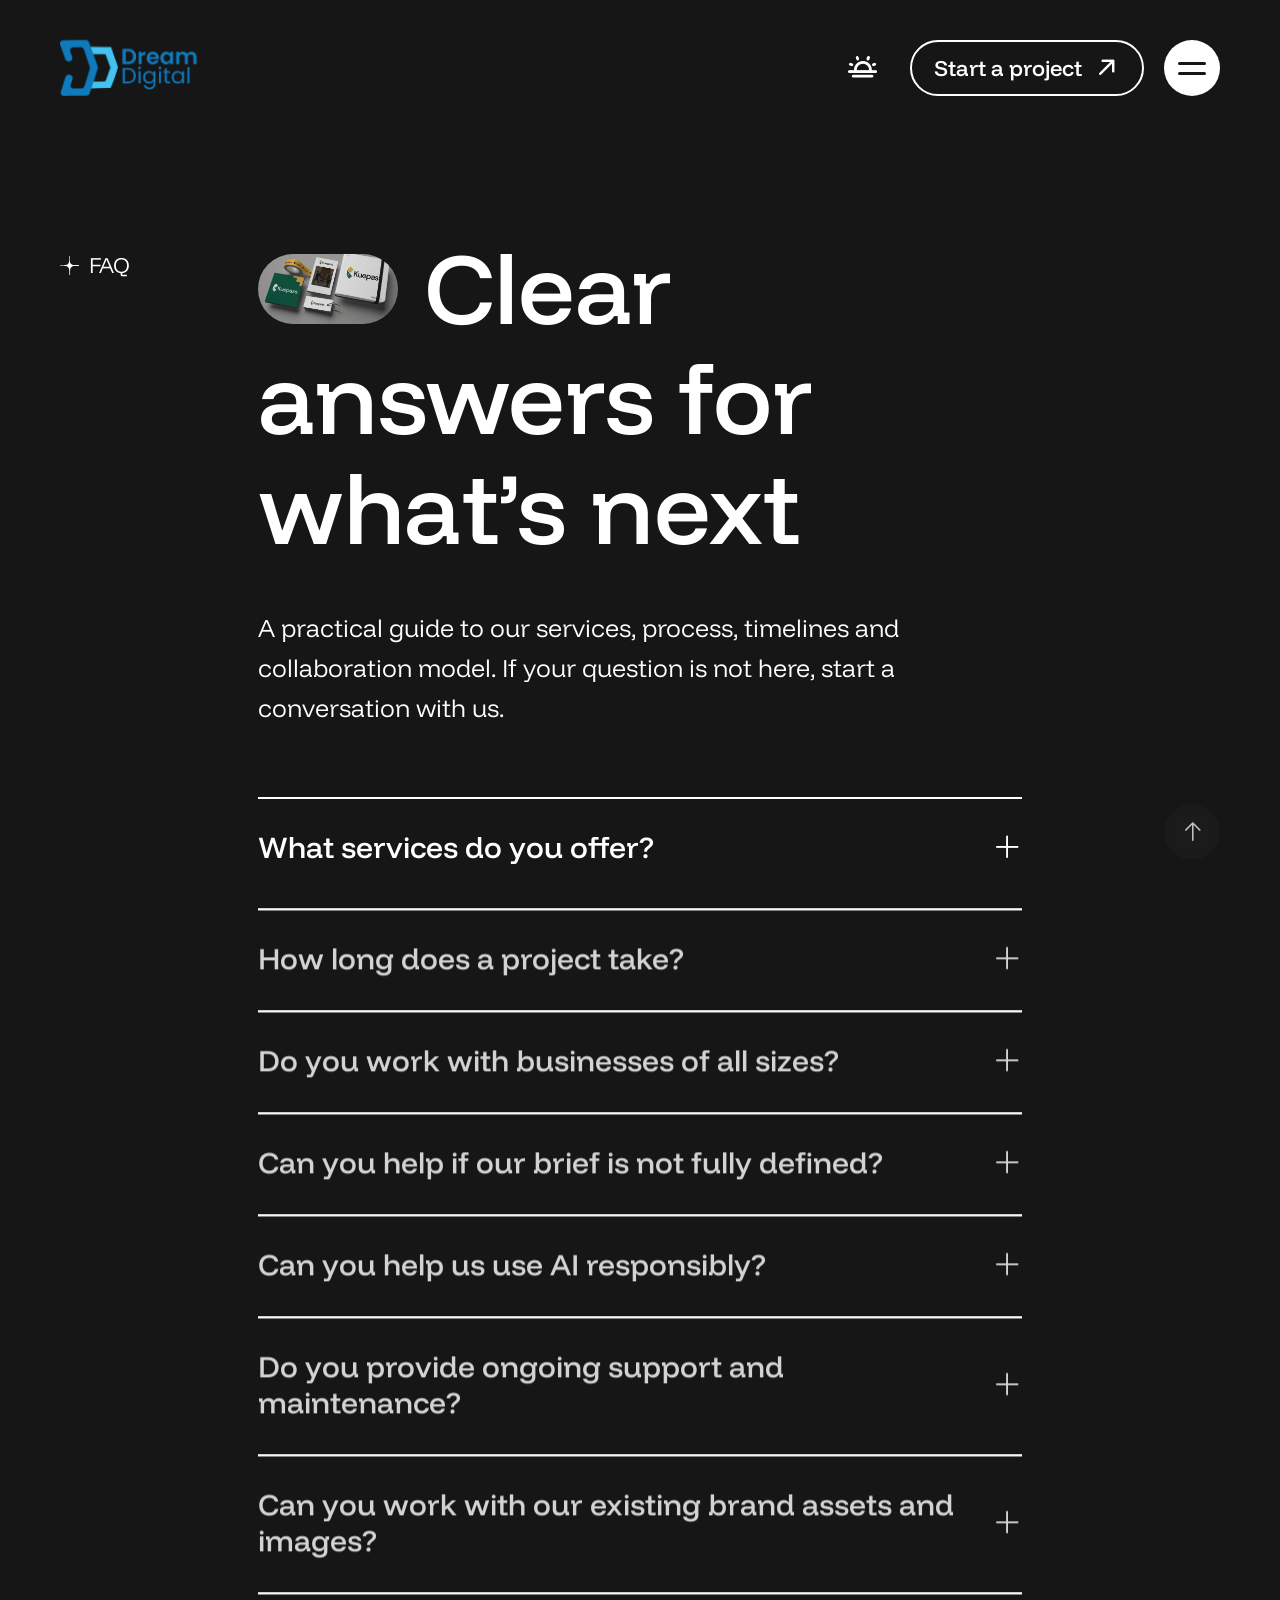
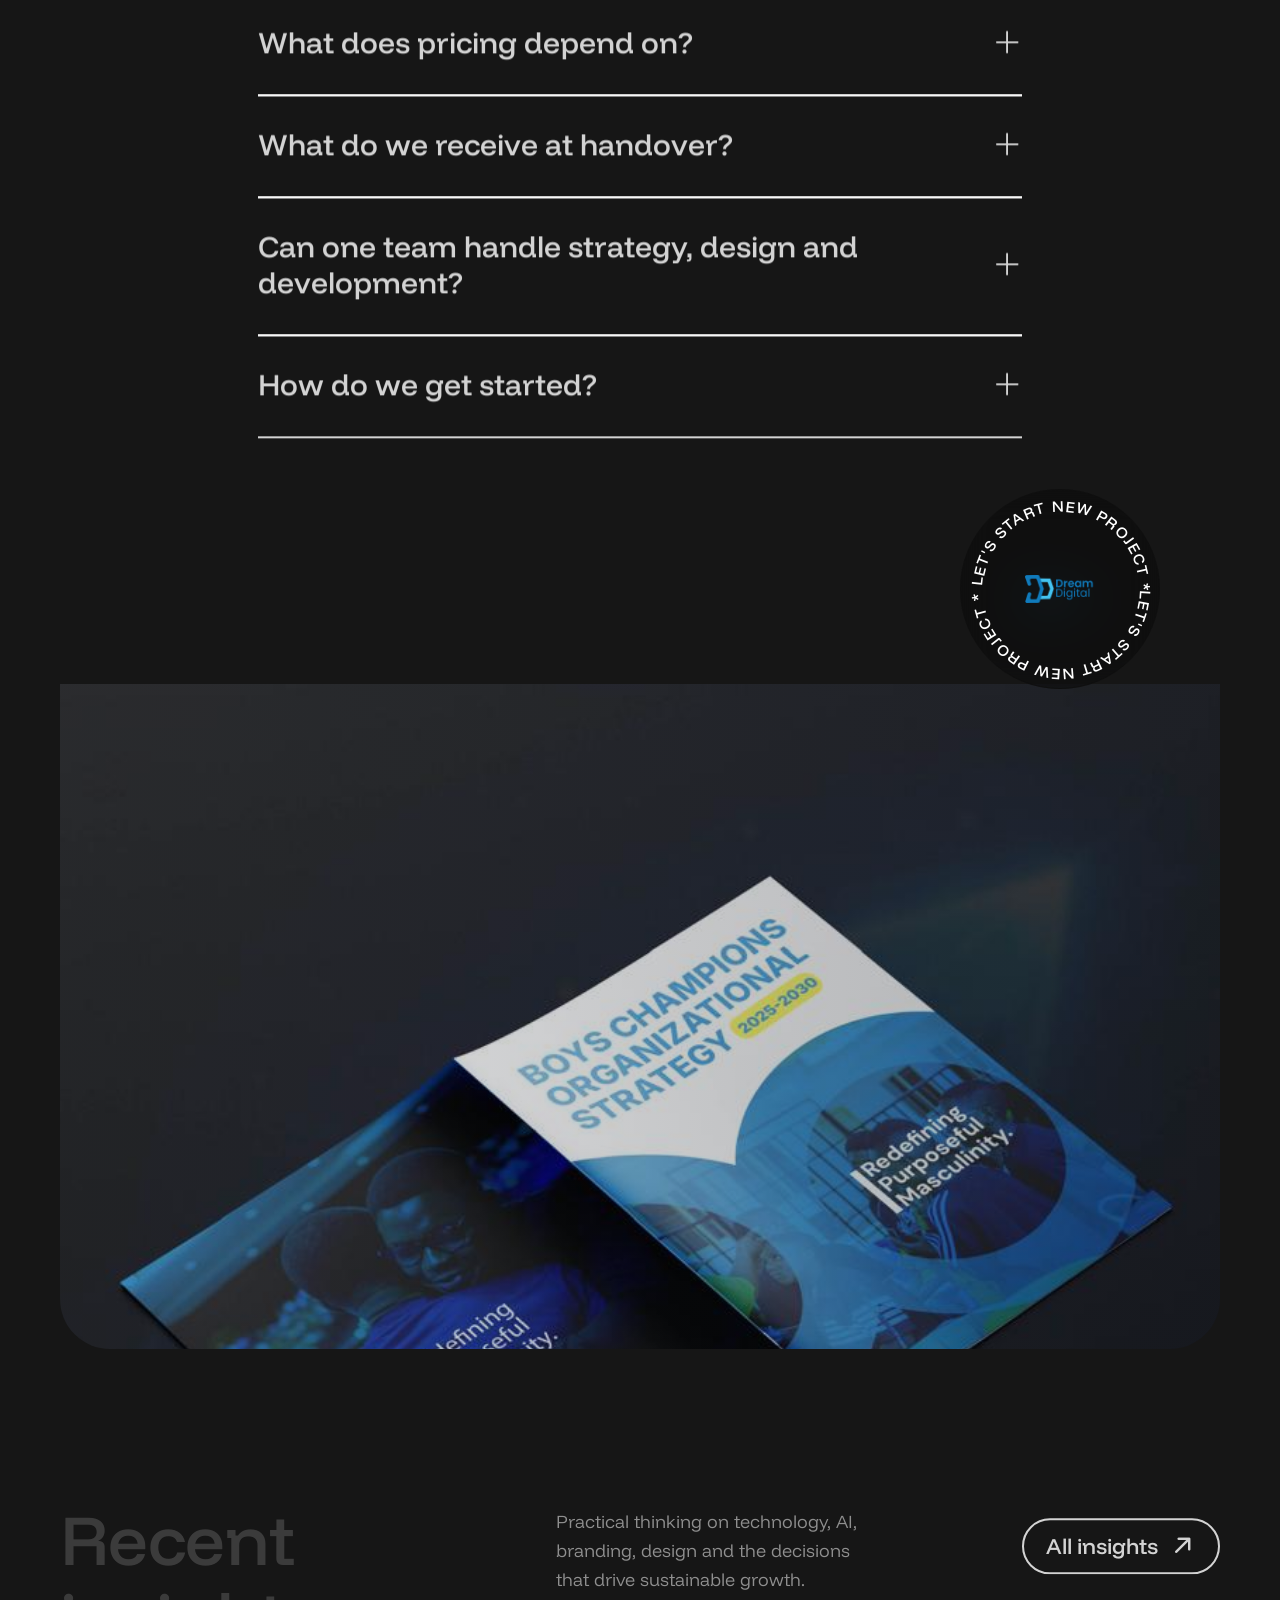
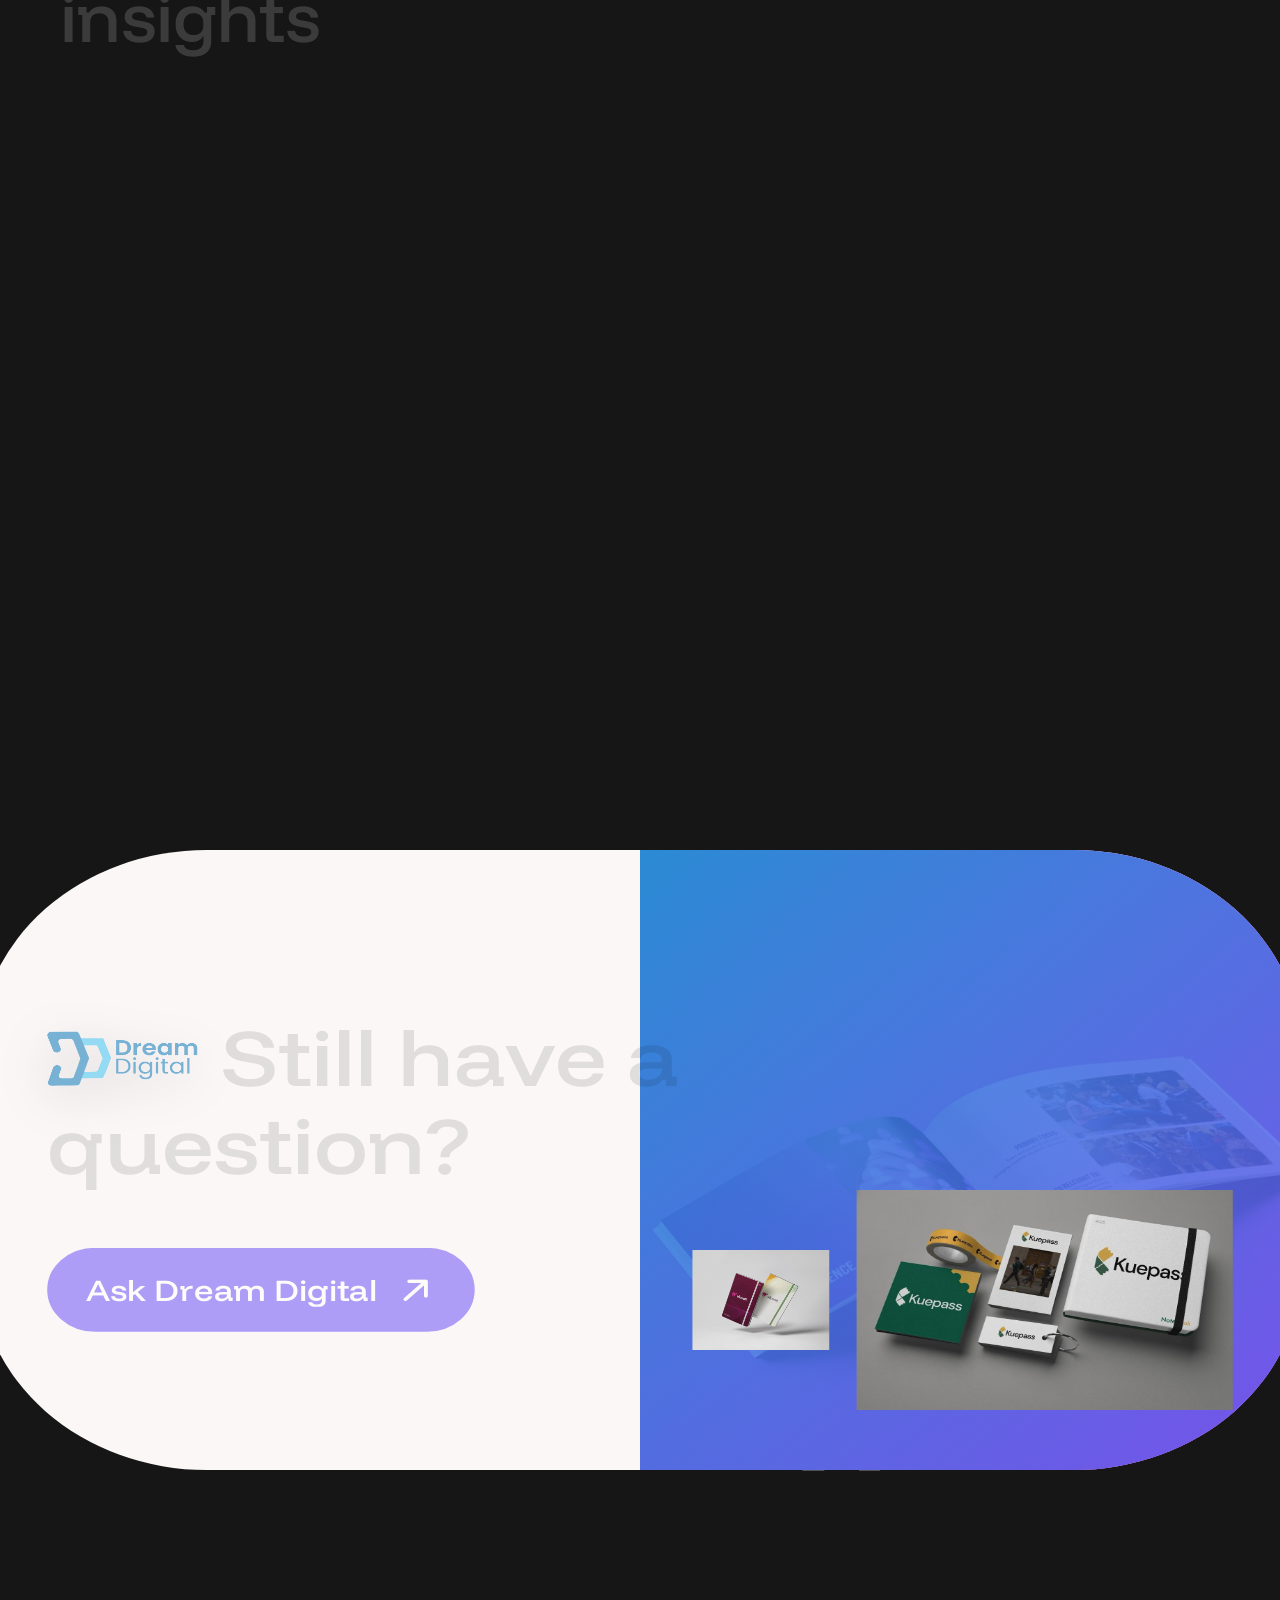
<file: faq.html>
<!DOCTYPE html>
<html lang="en" dir="ltr">

  <head>
    <meta charset="UTF-8">
    <script>
      if (!localStorage.getItem('template.theme')) localStorage.setItem('template.theme', 'light');
      document.documentElement.setAttribute('color-scheme', localStorage.getItem('template.theme'));
    </script>

    <!-- Page Title -->
    <title>Frequently Asked Questions | Dream Digital</title>

    <!-- Meta Tags -->
    <meta name="description" content="Answers about Dream Digital's services, project process, timelines, collaboration model, support and how to get started.">
    <meta name="keywords" content="Dream Digital FAQ, digital agency process, project timelines, software support, branding and AI services">
    <meta name="author" content="Dream Digital">

    <!-- Viewport Meta-->
    <meta http-equiv="X-UA-Compatible" content="IE=edge">
    <meta name="viewport" content="width=device-width, initial-scale=1.0, viewport-fit=cover">

    <!-- Template Favicon & Icons Start -->
    <link rel="icon" href="img/favicon/favicon.ico" sizes="any">
  <link rel="icon" href="img/favicon/favicon-32.png" type="image/png">
  <link rel="apple-touch-icon" href="img/favicon/apple-touch-icon.png">
  <link rel="manifest" href="img/favicon/manifest.webmanifest">
    <!-- Template Favicon & Icons End -->

    <!-- Facebook Metadata Start -->
    <meta property="og:image:height" content="1200">
    <meta property="og:image:width" content="1200">
    <meta property="og:title" content="Dream Digital FAQs">
    <meta property="og:description" content="Answers about our services, process and how we work.">
    <meta property="og:image" content="img/portfolio/kuepass-brand-kit.jpeg">
    <!-- Facebook Metadata End -->

    <!-- Template Styles Start -->
    <link rel="stylesheet" type="text/css" href="css/plugins.css">
    <link rel="stylesheet" type="text/css" href="css/main.css">
    <link rel="stylesheet" type="text/css" href="css/dream-rayo.css">
    <!-- Template Styles End -->

    <!-- Custom Browser Color Start -->
    <meta name="theme-color" media="(prefers-color-scheme: light)" content="#FAF7F6">
    <meta name="theme-color" media="(prefers-color-scheme: dark)" content="#161616">
    <meta name="msapplication-navbutton-color" content="#161616">
    <meta name="mobile-web-app-capable" content="yes">
    <meta name="apple-mobile-web-app-status-bar-style" content="black-translucent">
    <!-- Custom Browser Color End -->
    
  </head>

  <body>
        </div>
      </div>
    </div>

    <!-- Menu & Menu Hamburger Start -->
    <nav class="mxd-nav__wrap" data-lenis-prevent="">

      <!-- Hamburger Start -->
      <div class="mxd-nav__contain loading__fade">
        <a href="#0" class="mxd-nav__hamburger" aria-label="Menu">
          <!-- flip element -->
          <div class="hamburger__base"></div>
          <div class="hamburger__line"></div>
          <div class="hamburger__line"></div>
        </a>
      </div>
      <!-- Hamburger End -->

      <!-- Main Navigation Start -->
      <div class="mxd-menu__wrapper">
        <!-- background active layer -->
        <div class="mxd-menu__base"></div>
        <!-- menu container -->
        <div class="mxd-menu__contain">
          <div class="mxd-menu__inner">
            <!-- left side -->
            <div class="mxd-menu__left">
              <p class="mxd-menu__caption menu-fade-in">✦ Strategy, design and technology<br>for the next era of growth</p>
              <div class="main-menu">
                <nav class="main-menu__content">
                  <ul class="main-menu__simple" aria-label="Primary navigation">
                    <li><a class="main-menu__link btn btn-anim" href="index.html"><span class="btn-caption">Home</span></a></li>
                    <li><a class="main-menu__link btn btn-anim" href="about.html"><span class="btn-caption">About Us</span></a></li>
                    <li><a class="main-menu__link btn btn-anim" href="services.html"><span class="btn-caption">Services</span></a></li>
                    <li><a class="main-menu__link btn btn-anim" href="work.html"><span class="btn-caption">Works</span></a></li>
                    <li><a class="main-menu__link btn btn-anim" href="insights.html"><span class="btn-caption">Insights</span></a></li>
                    <li><a class="main-menu__link btn btn-anim" href="contact.html"><span class="btn-caption">Contact Us</span></a></li>
                    <li><a class="main-menu__link btn btn-anim" href="pricing.html"><span class="btn-caption">Pricing</span></a></li>
                  </ul>
                  <ul id="main-menu" class="main-menu__accordion">
                    <li class="main-menu__item">
                      <div class="main-menu__toggle">
                        <span class="main-menu__link btn btn-anim">
                          <span class="btn-caption">Home</span>
                        </span>
                        <svg xmlns="http://www.w3.org/2000/svg" width="20" height="20" version="1.1" viewBox="0 0 20 20">
                          <path d="M19.6,9.6h-3.9c-.4,0-1.8-.2-1.8-.2-.6,0-1.1-.2-1.6-.6-.5-.3-.9-.8-1.2-1.2-.3-.4-.4-.9-.5-1.4,0,0,0-1.1-.2-1.5V.4c0-.2-.2-.4-.4-.4s-.4.2-.4.4v4.4c0,.4-.2,1.5-.2,1.5,0,.5-.2,1-.5,1.4-.3.5-.7.9-1.2,1.2s-1,.5-1.6.6c0,0-1.2,0-1.7.2H.4c-.2,0-.4.2-.4.4s.2.4.4.4h4.1c.4,0,1.7.2,1.7.2.6,0,1.1.2,1.6.6.4.3.8.7,1.1,1.1.3.5.5,1,.6,1.6,0,0,0,1.3.2,1.7v4.1c0,.2.2.4.4.4s.4-.2.4-.4v-4.1c0-.4.2-1.7.2-1.7,0-.6.2-1.1.6-1.6.3-.4.7-.8,1.1-1.1.5-.3,1-.5,1.6-.6,0,0,1.3,0,1.8-.2h3.9c.2,0,.4-.2.4-.4s-.2-.4-.4-.4h0Z"/>
                        </svg>
                      </div>
                      <ul class="submenu">
                        <li class="submenu__item">
                          <a href="index.html">Dream Digital home</a>
                        </li>
                        <li class="submenu__item">
                          <a href="index.html">Software and AI</a>
                        </li>
                        <li class="submenu__item">
                          <a href="index.html">Strategy and growth</a>
                        </li>
                        <li class="submenu__item">
                          <a href="index.html">About the agency</a>
                        </li>
                        <li class="submenu__item">
                          <a href="index.html">Brand and experience</a>
                        </li>
                        <li class="submenu__item">
                          <a href="index.html">Selected work</a>
                        </li>
                        <li class="submenu__item">
                          <a href="index.html">Ideas and insights</a>
                        </li>
                        <li class="submenu__item">
                          <a href="index.html">Start a project</a>
                        </li>
                        <li class="submenu__item">
                          <a href="index.html">Book a consultation</a>
                        </li>
                      </ul>
                    </li>
                    <li class="main-menu__item">
                      <div class="main-menu__toggle">
                        <span class="main-menu__link btn btn-anim">
                          <span class="btn-caption">Works</span>
                        </span>
                        <svg xmlns="http://www.w3.org/2000/svg" width="20" height="20" version="1.1" viewBox="0 0 20 20">
                          <path d="M19.6,9.6h-3.9c-.4,0-1.8-.2-1.8-.2-.6,0-1.1-.2-1.6-.6-.5-.3-.9-.8-1.2-1.2-.3-.4-.4-.9-.5-1.4,0,0,0-1.1-.2-1.5V.4c0-.2-.2-.4-.4-.4s-.4.2-.4.4v4.4c0,.4-.2,1.5-.2,1.5,0,.5-.2,1-.5,1.4-.3.5-.7.9-1.2,1.2s-1,.5-1.6.6c0,0-1.2,0-1.7.2H.4c-.2,0-.4.2-.4.4s.2.4.4.4h4.1c.4,0,1.7.2,1.7.2.6,0,1.1.2,1.6.6.4.3.8.7,1.1,1.1.3.5.5,1,.6,1.6,0,0,0,1.3.2,1.7v4.1c0,.2.2.4.4.4s.4-.2.4-.4v-4.1c0-.4.2-1.7.2-1.7,0-.6.2-1.1.6-1.6.3-.4.7-.8,1.1-1.1.5-.3,1-.5,1.6-.6,0,0,1.3,0,1.8-.2h3.9c.2,0,.4-.2.4-.4s-.2-.4-.4-.4h0Z"/>
                        </svg>
                      </div>
                      <ul class="submenu">
                        <li class="submenu__item">
                          <a href="work.html">Portfolio</a>
                        </li>
                        <li class="submenu__item">
                          <a href="work.html">All case studies</a>
                        </li>
                        <li class="submenu__item">
                          <a href="case-study.html">Featured case study</a>
                        </li>
                      </ul>
                    </li>
                    <li class="main-menu__item">
                      <div class="main-menu__toggle">
                        <span class="main-menu__link btn btn-anim">
                          <span class="btn-caption">Pages</span>
                        </span>
                        <svg xmlns="http://www.w3.org/2000/svg" width="20" height="20" version="1.1" viewBox="0 0 20 20">
                          <path d="M19.6,9.6h-3.9c-.4,0-1.8-.2-1.8-.2-.6,0-1.1-.2-1.6-.6-.5-.3-.9-.8-1.2-1.2-.3-.4-.4-.9-.5-1.4,0,0,0-1.1-.2-1.5V.4c0-.2-.2-.4-.4-.4s-.4.2-.4.4v4.4c0,.4-.2,1.5-.2,1.5,0,.5-.2,1-.5,1.4-.3.5-.7.9-1.2,1.2s-1,.5-1.6.6c0,0-1.2,0-1.7.2H.4c-.2,0-.4.2-.4.4s.2.4.4.4h4.1c.4,0,1.7.2,1.7.2.6,0,1.1.2,1.6.6.4.3.8.7,1.1,1.1.3.5.5,1,.6,1.6,0,0,0,1.3.2,1.7v4.1c0,.2.2.4.4.4s.4-.2.4-.4v-4.1c0-.4.2-1.7.2-1.7,0-.6.2-1.1.6-1.6.3-.4.7-.8,1.1-1.1.5-.3,1-.5,1.6-.6,0,0,1.3,0,1.8-.2h3.9c.2,0,.4-.2.4-.4s-.2-.4-.4-.4h0Z"/>
                        </svg>
                      </div>
                      <ul class="submenu">
                        <li class="submenu__item">
                          <a href="about.html">Our story</a>
                        </li>
                        <li class="submenu__item">
                          <a href="about.html">About Dream Digital</a>
                        </li>
                        <li class="submenu__item">
                          <a href="services.html">Services</a>
                        </li>
                        <li class="submenu__item">
                          <a href="about.html">How we work</a>
                        </li>
                        <li class="submenu__item">
                          <a href="services.html">Work with us</a>
                        </li>
                        <li class="submenu__item active">
                          <a href="faq.html">FAQs</a>
                        </li>
                        <li class="submenu__item">
                          <a href="404.html">404 error page</a>
                        </li>
                        <li class="submenu__item">
                          <a href="index.html">Home</a>
                        </li>
                      </ul>
                    </li>
                    <li class="main-menu__item">
                      <div class="main-menu__toggle">
                        <span class="main-menu__link btn btn-anim">
                          <span class="btn-caption">Insights</span>
                        </span>
                        <svg xmlns="http://www.w3.org/2000/svg" width="20" height="20" version="1.1" viewBox="0 0 20 20">
                          <path d="M19.6,9.6h-3.9c-.4,0-1.8-.2-1.8-.2-.6,0-1.1-.2-1.6-.6-.5-.3-.9-.8-1.2-1.2-.3-.4-.4-.9-.5-1.4,0,0,0-1.1-.2-1.5V.4c0-.2-.2-.4-.4-.4s-.4.2-.4.4v4.4c0,.4-.2,1.5-.2,1.5,0,.5-.2,1-.5,1.4-.3.5-.7.9-1.2,1.2s-1,.5-1.6.6c0,0-1.2,0-1.7.2H.4c-.2,0-.4.2-.4.4s.2.4.4.4h4.1c.4,0,1.7.2,1.7.2.6,0,1.1.2,1.6.6.4.3.8.7,1.1,1.1.3.5.5,1,.6,1.6,0,0,0,1.3.2,1.7v4.1c0,.2.2.4.4.4s.4-.2.4-.4v-4.1c0-.4.2-1.7.2-1.7,0-.6.2-1.1.6-1.6.3-.4.7-.8,1.1-1.1.5-.3,1-.5,1.6-.6,0,0,1.3,0,1.8-.2h3.9c.2,0,.4-.2.4-.4s-.2-.4-.4-.4h0Z"/>
                        </svg>
                      </div>
                      <ul class="submenu">
                        <li class="submenu__item">
                          <a href="insights.html">All insights</a>
                        </li>
                        <li class="submenu__item">
                          <a href="insights.html">Technology and AI</a>
                        </li>
                        <li class="submenu__item">
                          <a href="insights.html">Strategy and growth</a>
                        </li>
                      </ul>
                    </li>
                    <li class="main-menu__item">
                      <a class="main-menu__link btn btn-anim" href="contact.html">
                        <span class="btn-caption">Contact</span>
                      </a>
                    </li>
                  </ul>
                </nav>
              </div>
            </div>
            <!-- right side -->
            <div class="mxd-menu__right">
              <div class="menu-promo">
                <div class="menu-promo__content">
                  <p class="menu-promo__caption menu-fade-in">Hello from Dream Digital.<br>We help ambitious organisations move from possibility to measurable progress.</p>
                  <div class="menu-promo__video">
                    <video class="menu-video" id="inner-video" preload="auto" autoplay="autoplay" loop="loop" muted="muted" poster="img/portfolio/kuepass-brand-kit.jpeg">
                      <source type="video/mp4" src="video/540x310_video.mp4">
                      <source type="video/webm" src="video/540x310_video.webm">
                      <source type="video/ogv" src="video/540x310_video.ogv">
                    </video>
                  </div>
                </div>
              </div>
            </div>
            <!-- data bottom line -->
            <div class="mxd-menu__data menu-fade-in">
              <p class="t-xsmall">
                Built for what’s next
              </p>
              <p class="t-xsmall">
                <i class="ph ph-copyright"></i>
                2026
              </p>
            </div>
          </div>
        </div>
      </div>
      <!-- Main Navigation End -->

    </nav>
    <!-- Menu & Menu Hamburger End -->

    <!-- Header Start -->
    <header id="header" class="mxd-header">
      <!-- header logo -->
      <div class="mxd-header__logo loading__fade">
        <a href="index.html" class="mxd-logo" aria-label="Dream Digital home">
          <!-- logo icon -->
          <svg class="mxd-logo__image" version="1.1" xmlns="http://www.w3.org/2000/svg" x="0px" y="0px" viewBox="0 0 56 56" style="enable-background:new 0 0 56 56;" xml:space="preserve">
            <style type="text/css">
              .mxd-logo__bg{fill:var(--base-opp);}
              .mxd-logo__cat{clip-path:url(#mxd-logo__id);fill:var(--base);}
            </style>
            <path class="mxd-logo__bg" d="M56,28c0,11.1-2.9,28-28,28S0,39.1,0,28S2.9,0,28,0S56,16.9,56,28z"/>
            <g>
              <defs>
                <path id="mxd-logo__clippath" d="M28,0C2.9,0,0,16.9,0,28s2.9,28,28,28s28-16.9,28-28S53.1,0,28,0z"/>
              </defs>
              <clipPath id="mxd-logo__id">
                <use xlink:href="#mxd-logo__clippath"  style="overflow:visible;"/>
              </clipPath>
              <path class="mxd-logo__cat" d="M33.6,34.5h0.9
                c0.5,0,0.9,0.4,0.9,0.9v3.7c0,0.5-0.4,0.9-0.9,0.9h-0.9c-0.5,0-0.9-0.4-0.9-0.9v-3.7C32.7,34.9,33.1,34.5,33.6,34.5z M20.5,37.3
                v1.9c0,0.5,0.4,0.9,0.9,0.9h0.9c0.5,0,0.9-0.4,0.9-0.9v-3.7c0-0.5-0.4-0.9-0.9-0.9h-0.9c-0.5,0-0.9,0.4-0.9,0.9V37.3L20.5,37.3z
                M39.2,21.5v0.9c0,0.5-0.4,0.9-0.9,0.9h-0.9c-0.5,0-0.9-0.4-0.9-0.9v-0.9c0-0.5,0.4-0.9,0.9-0.9h0.9C38.8,20.5,39.2,21,39.2,21.5z
                M34.5,26.1h0.9c0.5,0,0.9-0.4,0.9-0.9v-0.9c0-0.5-0.4-0.9-0.9-0.9h-0.9c-0.5,0-0.9,0.4-0.9,0.9v0.9C33.6,25.7,34,26.1,34.5,26.1z
                M28,26.1h-4.7c-0.5,0-0.9,0.4-0.9,0.9V28c0,0.5,0.4,0.9,0.9,0.9h9.3c0.5,0,0.9-0.4,0.9-0.9v-0.9c0-0.5-0.4-0.9-0.9-0.9H28L28,26.1
                z M19.6,24.3v0.9c0,0.5,0.4,0.9,0.9,0.9h0.9c0.5,0,0.9-0.4,0.9-0.9v-0.9c0-0.5-0.4-0.9-0.9-0.9h-0.9C20,23.3,19.6,23.8,19.6,24.3z
                M16.8,21.5v0.9c0,0.5,0.4,0.9,0.9,0.9h0.9c0.5,0,0.9-0.4,0.9-0.9v-0.9c0-0.5-0.4-0.9-0.9-0.9h-0.9C17.2,20.5,16.8,21,16.8,21.5z
                M14,26.1v4.7c0,0.5,0.4,0.9,0.9,0.9h0.9c0.5,0,0.9-0.4,0.9-0.9v-6.5c0-0.5-0.4-0.9-0.9-0.9h-0.9c-0.5,0-0.9,0.4-0.9,0.9V26.1
                L14,26.1z M11.2,34.5v1.9c0,0.5-0.4,0.9-0.9,0.9H7.5c-0.5,0-0.9,0.4-0.9,0.9v0.9c0,0.5,0.4,0.9,0.9,0.9h0.9c0.5,0,0.9,0.4,0.9,0.9
                V42c0,0.5-0.4,0.9-0.9,0.9H7.5c-0.5,0-0.9,0.4-0.9,0.9v0.9c0,0.5,0.4,0.9,0.9,0.9h0.9c0.5,0,0.9,0.4,0.9,0.9V56
                c0,0.5,0.4,0.9,0.9,0.9h0.9c0.5,0,0.9-0.4,0.9-0.9v-6.5c0-0.5,0.4-0.9,0.9-0.9h3.7c0.5,0,0.9-0.4,0.9-0.9v-0.9
                c0-0.5-0.4-0.9-0.9-0.9h-3.7c-0.5,0-0.9-0.4-0.9-0.9v-6.5c0-0.5,0.4-0.9,0.9-0.9c0.5,0,0.9-0.4,0.9-0.9v-3.7c0-0.5-0.4-0.9-0.9-0.9
                h-0.9c-0.5,0-0.9,0.4-0.9,0.9L11.2,34.5L11.2,34.5z M42,26.1v-1.9c0-0.5-0.4-0.9-0.9-0.9h-0.9c-0.5,0-0.9,0.4-0.9,0.9v6.5
                c0,0.5,0.4,0.9,0.9,0.9h0.9c0.5,0,0.9-0.4,0.9-0.9V26.1L42,26.1z M49.5,39.2v-0.9c0-0.5-0.4-0.9-0.9-0.9h-2.8
                c-0.5,0-0.9-0.4-0.9-0.9v-3.7c0-0.5-0.4-0.9-0.9-0.9h-0.9c-0.5,0-0.9,0.4-0.9,0.9v3.7c0,0.5,0.4,0.9,0.9,0.9c0.5,0,0.9,0.4,0.9,0.9
                v6.5c0,0.5-0.4,0.9-0.9,0.9h-3.7c-0.5,0-0.9,0.4-0.9,0.9v0.9c0,0.5,0.4,0.9,0.9,0.9h3.7c0.5,0,0.9,0.4,0.9,0.9V56
                c0,0.5,0.4,0.9,0.9,0.9h0.9c0.5,0,0.9-0.4,0.9-0.9v-9.3c0-0.5,0.4-0.9,0.9-0.9h0.9c0.5,0,0.9-0.4,0.9-0.9v-0.9
                c0-0.5-0.4-0.9-0.9-0.9h-0.9c-0.5,0-0.9-0.4-0.9-0.9v-0.9c0-0.5,0.4-0.9,0.9-0.9h0.9C49,40.1,49.5,39.7,49.5,39.2L49.5,39.2z"/>
            </g>
          </svg>
          <!-- logo text -->
          <span class="mxd-logo__text">Dream<br>Digital</span>
        </a>
      </div>
      <!-- header controls -->
      <div class="mxd-header__controls loading__fade">
        <button id="color-switcher" class="mxd-color-switcher" type="button" role="switch" aria-label="light/dark mode" aria-checked="true"></button>
        <a class="btn btn-anim btn-default btn-mobile-icon btn-outline slide-right-up" href="contact.html" aria-label="Say Hello">
          <span class="btn-caption">Start a project</span>
          <i class="ph-bold ph-arrow-up-right"></i>
        </a>
      </div>
    </header>
    <!-- Header End -->

    <!-- Page Content Start -->
    <main id="mxd-page-content" class="mxd-page-content inner-page-content">

      <!-- Section - Inner Page Headline Start -->
      <div class="mxd-section mxd-section-inner-headline padding-s-text-pre-block">
        <div class="mxd-container grid-container">
        
          <!-- Block - Inner Page Headline Start -->
          <div class="mxd-block loading-wrap">
            <div class="container-fluid px-0">
              <div class="row gx-0">

                <!-- Inner Headline Name Start -->
                <div class="col-12 col-xl-2 mxd-grid-item no-margin">
                  <div class="mxd-block__name name-inner-headline loading__item">
                    <p class="mxd-point-subtitle">
                      <svg version="1.1" xmlns="http://www.w3.org/2000/svg" x="0px" y="0px" width="20px" height="20px" viewBox="0 0 20 20" fill="currentColor">
                        <path fill="currentColor" d="M19.6,9.6c0,0-3,0-4,0c-0.4,0-1.8-0.2-1.8-0.2c-0.6-0.1-1.1-0.2-1.6-0.6c-0.5-0.3-0.9-0.8-1.2-1.2
                          c-0.3-0.4-0.4-0.9-0.5-1.4c0,0-0.1-1.1-0.2-1.5c-0.1-1.1,0-4.4,0-4.4C10.4,0.2,10.2,0,10,0S9.6,0.2,9.6,0.4c0,0,0.1,3.3,0,4.4
                          c0,0.4-0.2,1.5-0.2,1.5C9.4,6.7,9.2,7.2,9,7.6C8.7,8.1,8.2,8.5,7.8,8.9c-0.5,0.3-1,0.5-1.6,0.6c0,0-1.2,0.1-1.7,0.2
                          c-1,0.1-4.2,0-4.2,0C0.2,9.6,0,9.8,0,10c0,0.2,0.2,0.4,0.4,0.4c0,0,3.1-0.1,4.2,0c0.4,0,1.7,0.2,1.7,0.2c0.6,0.1,1.1,0.2,1.6,0.6
                          c0.4,0.3,0.8,0.7,1.1,1.1c0.3,0.5,0.5,1,0.6,1.6c0,0,0.1,1.3,0.2,1.7c0,1,0,4.1,0,4.1c0,0.2,0.2,0.4,0.4,0.4s0.4-0.2,0.4-0.4
                          c0,0,0-3.1,0-4.1c0-0.4,0.2-1.7,0.2-1.7c0.1-0.6,0.2-1.1,0.6-1.6c0.3-0.4,0.7-0.8,1.1-1.1c0.5-0.3,1-0.5,1.6-0.6
                          c0,0,1.3-0.1,1.8-0.2c1,0,4,0,4,0c0.2,0,0.4-0.2,0.4-0.4C20,9.8,19.8,9.6,19.6,9.6L19.6,9.6z"/>
                      </svg>
                      <span>FAQ</span>
                    </p>
                  </div>
                </div>
                <!-- Inner Headline Name Start -->

                <!-- Inner Headline Content Start -->
                <div class="col-12 col-xl-8 mxd-grid-item no-margin">

                  <div class="mxd-block__content">
                    <div class="mxd-block__inner-headline">
                      <h1 class="inner-headline__title headline-img-before headline-img-02 loading__item">Clear answers for what’s next</h1>
                      <p class="inner-headline__text t-large t-bright loading__item">A practical guide to our services, process, timelines and collaboration model. If your question is not here, start a conversation with us.</p>
                    </div>
                  </div>

                </div>
                <!-- Inner Headline Content End -->

              </div>
            </div>
          </div>
          <!-- Block - Inner Page Headline End -->

        </div>
      </div>
      <!-- Section - Inner Page Headline End -->

      <!-- Section - Inner Page Headline Start -->
      <div class="mxd-section mxd-section-inner-form padding-default">
        <div class="mxd-container grid-container">
        
          <!-- Block - Inner Page Headline Start -->
          <div class="mxd-block">
            <div class="container-fluid px-0">
              <div class="row gx-0">

                <!-- Inner Headline Name Start -->
                <div class="col-12 col-xl-2 mxd-grid-item no-margin"></div>
                <!-- Inner Headline Name Start -->

                <!-- Inner Headline Content Start -->
                <div class="col-12 col-xl-8 mxd-grid-item no-margin">

                  <div class="mxd-block__content">
                    <div class="mxd-accordion loading__fade">
                      <!-- accordion single item -->
                      <div class="mxd-accordion__item">
                        <div class="mxd-accordion__divider anim-uni-in-up"></div>
                        <div class="mxd-accordion__title anim-uni-in-up">
                          <p>What services do you offer?</p>
                          <div class="mxd-accordion__arrow">
                            <i class="ph ph-plus"></i>
                          </div>
                        </div>
                        <div class="mxd-accordion__content">
                          <p class="mxd-accordion__text">We work across brand strategy, identity, UI/UX, product management, software development, AI solutions, multimedia, business development, digital marketing and digital transformation consultancy. Engagements can focus on one capability or bring several together.</p>
                        </div>
                        <div class="mxd-accordion__divider anim-uni-in-up"></div>
                      </div>
                      <!-- accordion single item -->
                      <div class="mxd-accordion__item">
                        <div class="mxd-accordion__divider anim-uni-in-up"></div>
                        <div class="mxd-accordion__title anim-uni-in-up">
                          <p>How long does a project take?</p>
                          <div class="mxd-accordion__arrow">
                            <i class="ph ph-plus"></i>
                          </div>
                        </div>
                        <div class="mxd-accordion__content">
                          <p class="mxd-accordion__text">Timelines vary based on project complexity. 
                            A simple website may take a few weeks, while a full-scale brand identity or 
                            custom development project could take a few months. We provide clear deadlines and 
                            keep you updated at every stage.</p>
                        </div>
                        <div class="mxd-accordion__divider anim-uni-in-up"></div>
                      </div>
                      <!-- accordion single item -->
                      <div class="mxd-accordion__item">
                        <div class="mxd-accordion__divider anim-uni-in-up"></div>
                        <div class="mxd-accordion__title anim-uni-in-up">
                          <p>Do you work with businesses of all sizes?</p>
                          <div class="mxd-accordion__arrow">
                            <i class="ph ph-plus"></i>
                          </div>
                        </div>
                        <div class="mxd-accordion__content">
                          <p class="mxd-accordion__text">Yes! We collaborate with startups, small businesses, and 
                            large enterprises across various industries. No matter your company's size or stage, 
                            we tailor our services to meet your specific needs and goals.</p>
                        </div>
                        <div class="mxd-accordion__divider anim-uni-in-up"></div>
                      </div>
                      <!-- accordion single item -->
                      <div class="mxd-accordion__item">
                        <div class="mxd-accordion__divider anim-uni-in-up"></div>
                        <div class="mxd-accordion__title anim-uni-in-up">
                          <p>Can you help if our brief is not fully defined?</p>
                          <div class="mxd-accordion__arrow">
                            <i class="ph ph-plus"></i>
                          </div>
                        </div>
                        <div class="mxd-accordion__content">
                          <p class="mxd-accordion__text">Absolutely. Many strong engagements begin with an open business challenge. Our discovery process turns uncertainty into a clear problem statement, priorities, requirements and an actionable roadmap before major delivery begins.</p>
                        </div>
                        <div class="mxd-accordion__divider anim-uni-in-up"></div>
                      </div>
                      <!-- accordion single item -->
                      <div class="mxd-accordion__item">
                        <div class="mxd-accordion__divider anim-uni-in-up"></div>
                        <div class="mxd-accordion__title anim-uni-in-up">
                          <p>Can you help us use AI responsibly?</p>
                          <div class="mxd-accordion__arrow">
                            <i class="ph ph-plus"></i>
                          </div>
                        </div>
                        <div class="mxd-accordion__content">
                          <p class="mxd-accordion__text">Yes. We identify valuable use cases, assess data and workflow readiness, then design automations, assistants, agents or intelligence tools around measurable outcomes, appropriate safeguards and human oversight.</p>
                        </div>
                        <div class="mxd-accordion__divider anim-uni-in-up"></div>
                      </div>
                      <!-- accordion single item -->
                      <div class="mxd-accordion__item">
                        <div class="mxd-accordion__divider anim-uni-in-up"></div>
                        <div class="mxd-accordion__title anim-uni-in-up">
                          <p>Do you provide ongoing support and maintenance?</p>
                          <div class="mxd-accordion__arrow">
                            <i class="ph ph-plus"></i>
                          </div>
                        </div>
                        <div class="mxd-accordion__content">
                          <p class="mxd-accordion__text">Yes. We support launches with maintenance, performance monitoring, product improvement, analytics, campaign optimisation and strategic advisory. The model is tailored to the product and the pace of your organisation.</p>
                        </div>
                        <div class="mxd-accordion__divider anim-uni-in-up"></div>
                      </div>
                      <!-- accordion single item -->
                      <div class="mxd-accordion__item">
                        <div class="mxd-accordion__divider anim-uni-in-up"></div>
                        <div class="mxd-accordion__title anim-uni-in-up">
                          <p>Can you work with our existing brand assets and images?</p>
                          <div class="mxd-accordion__arrow">
                            <i class="ph ph-plus"></i>
                          </div>
                        </div>
                        <div class="mxd-accordion__content">
                          <p class="mxd-accordion__text">Yes. We can refine, organise and extend your current assets, or build fresh creative systems when the existing direction no longer fits. We make sure logos, imagery, messaging and digital layouts feel consistent across every page and campaign.</p>
                        </div>
                        <div class="mxd-accordion__divider anim-uni-in-up"></div>
                      </div>
                      <!-- accordion single item -->
                      <div class="mxd-accordion__item">
                        <div class="mxd-accordion__divider anim-uni-in-up"></div>
                        <div class="mxd-accordion__title anim-uni-in-up">
                          <p>What does pricing depend on?</p>
                          <div class="mxd-accordion__arrow">
                            <i class="ph ph-plus"></i>
                          </div>
                        </div>
                        <div class="mxd-accordion__content">
                          <p class="mxd-accordion__text">Pricing depends on scope, timeline, number of deliverables, technical complexity and the level of strategy or ongoing support required. After discovery, we provide a clear proposal with milestones, responsibilities and investment before work begins.</p>
                        </div>
                        <div class="mxd-accordion__divider anim-uni-in-up"></div>
                      </div>
                      <!-- accordion single item -->
                      <div class="mxd-accordion__item">
                        <div class="mxd-accordion__divider anim-uni-in-up"></div>
                        <div class="mxd-accordion__title anim-uni-in-up">
                          <p>What do we receive at handover?</p>
                          <div class="mxd-accordion__arrow">
                            <i class="ph ph-plus"></i>
                          </div>
                        </div>
                        <div class="mxd-accordion__content">
                          <p class="mxd-accordion__text">Handover can include brand files, design source files, content guides, website access, documentation, analytics setup, deployment notes and a walkthrough with your team. We make the final output usable, not just beautiful.</p>
                        </div>
                        <div class="mxd-accordion__divider anim-uni-in-up"></div>
                      </div>
                      <!-- accordion single item -->
                      <div class="mxd-accordion__item">
                        <div class="mxd-accordion__divider anim-uni-in-up"></div>
                        <div class="mxd-accordion__title anim-uni-in-up">
                          <p>Can one team handle strategy, design and development?</p>
                          <div class="mxd-accordion__arrow">
                            <i class="ph ph-plus"></i>
                          </div>
                        </div>
                        <div class="mxd-accordion__content">
                          <p class="mxd-accordion__text">Yes. Dream Digital is built as an integrated partner, so strategy, identity, product experience, engineering, content and growth can move together. That gives your project a stronger through-line from idea to launch.</p>
                        </div>
                        <div class="mxd-accordion__divider anim-uni-in-up"></div>
                      </div>
                      <!-- accordion single item -->
                      <div class="mxd-accordion__item">
                        <div class="mxd-accordion__divider anim-uni-in-up"></div>
                        <div class="mxd-accordion__title anim-uni-in-up">
                          <p>How do we get started?</p>
                          <div class="mxd-accordion__arrow">
                            <i class="ph ph-plus"></i>
                          </div>
                        </div>
                        <div class="mxd-accordion__content">
                          <p class="mxd-accordion__text">Send a short project enquiry. We will schedule a discovery conversation to understand the goal, context and constraints, then recommend the right approach, team, timeline and next step.</p>
                        </div>
                        <div class="mxd-accordion__divider anim-uni-in-up"></div>
                      </div>
                    </div>
                  </div>

                </div>
                <!-- Inner Headline Content End -->

              </div>
            </div>
          </div>
          <!-- Block - Inner Page Headline End -->

        </div>
      </div>
      <!-- Section - Inner Page Headline End -->

      <!-- Section - Parallax Divider Start -->
      <div class="mxd-section padding-pre-title">
        <div class="mxd-container">
          <div class="mxd-container__circle">
            <a class="btn-rotating btn-rotating-blur-outline ver-02" href="contact.html">
              <!-- SVG rotating text -->
              <svg version="1.1" id="scrollDown" xmlns="http://www.w3.org/2000/svg" xmlns:xlink="http://www.w3.org/1999/xlink" x="0px" y="0px" 
                viewBox="0 0 160 160" style="enable-background:new 0 0 160 160;" xml:space="preserve" 
                class="btn-rotating__text animate-rotation" data-value="360">
                <defs>
                  <path id="textPath" d="M149.7,80c0,38.5-31.2,69.7-69.7,69.7S10.3,118.5,10.3,80S41.5,10.3,80,10.3S149.7,41.5,149.7,80z"/>
                </defs>
                <g>
                  <use xlink:href="#textPath" fill="none"></use>
                  <text>
                    <!-- button text here!!! -->
                    <textPath xlink:href="#textPath">Let's start new project * Let's start new project * </textPath>
                  </text>
                </g>
              </svg>
              <!-- image -->
              <img class="btn-rotating__image" src="img/dream/logo.png" alt="Dream Digital">
            </a>
          </div>
          <div class="mxd-divider">
            <div class="mxd-divider__image divider-image-1 parallax-img"></div>
          </div>
        </div>
      </div>
      <!-- Section - Parallax Divider End -->

      <!-- Section - Blog Preview Start -->
      <div class="mxd-section padding-blog">
        <div class="mxd-container grid-container">

          <!-- Block - Section Title Start -->
          <div class="mxd-block">
            <div class="mxd-section-title pre-grid">
              <div class="container-fluid p-0">
                <div class="row g-0">
                  <div class="col-12 col-xl-5 mxd-grid-item no-margin">
                    <div class="mxd-section-title__hrtitle">
                      <h2 class="reveal-type anim-uni-in-up">Recent insights</h2>
                    </div>
                  </div>
                  <div class="col-12 col-xl-4 mxd-grid-item no-margin">
                    <div class="mxd-section-title__hrdescr">
                      <p class="anim-uni-in-up">Practical thinking on technology, AI, branding, design and the decisions that drive sustainable growth.</p>
                    </div>
                  </div>
                  <div class="col-12 col-xl-3 mxd-grid-item no-margin">
                    <div class="mxd-section-title__hrcontrols anim-uni-in-up">
                      <a class="btn btn-anim btn-default btn-outline slide-right-up" href="insights.html">
                        <span class="btn-caption">All insights</span>
                        <i class="ph-bold ph-arrow-up-right"></i>
                      </a>
                    </div>
                  </div>
                </div>
              </div>
            </div>
          </div>
          <!-- Block - Section Title End -->

          <!-- Block - Blog Preview Cards Start -->
          <div class="mxd-block">
            <div class="mxd-blog-preview">
              <div class="container-fluid p-0">
                <div class="row g-0">
                  <!-- item -->
                  <div class="col-12 col-xl-4 mxd-blog-preview__item mxd-grid-item animate-card-3">
                    <a class="mxd-blog-preview__media" href="insights.html">
                      <div class="mxd-blog-preview__image blog-preview-image-1 parallax-img-small">
                        <!-- <img class="parallax-img-small" src="img/blog/preview/1000x1250_prv-01.webp" alt="Blog Preview Image"> -->
                      </div>
                      <div class="mxd-preview-hover">
                        <i class="mxd-preview-hover__icon">
                          <img src="img/icons/icon-eye.svg" alt="Eye Icon">
                        </i>
                      </div>
                      <div class="mxd-blog-preview__tags">
                        <span class="tag tag-default tag-permanent">Product</span>
                        <span class="tag tag-default tag-permanent">Strategy</span>
                      </div>
                    </a>
                    <div class="mxd-blog-preview__data">
                      <a class="anim-uni-in-up" href="insights.html"><span>From idea to roadmap:</span> building the right product first</a>
                    </div>
                  </div>
                  <!-- item -->
                  <div class="col-12 col-xl-4 mxd-blog-preview__item mxd-grid-item animate-card-3">
                    <a class="mxd-blog-preview__media" href="insights.html">
                      <div class="mxd-blog-preview__image blog-preview-image-2 parallax-img-small">
                        <!-- <img class="parallax-img-small" src="img/blog/preview/1000x1250_prv-02.webp" alt="Blog Preview Image"> -->
                      </div>
                      <div class="mxd-preview-hover">
                        <i class="mxd-preview-hover__icon">
                          <img src="img/icons/icon-eye.svg" alt="Eye Icon">
                        </i>
                      </div>
                      <div class="mxd-blog-preview__tags">
                        <span class="tag tag-default tag-permanent">UI/UX</span>
                        <span class="tag tag-default tag-permanent">Development</span>
                      </div>
                    </a>
                    <div class="mxd-blog-preview__data">
                      <a class="anim-uni-in-up" href="insights.html">Why a strong brand is a <span>business operating system</span></a>
                    </div>
                  </div>
                  <!-- item -->
                  <div class="col-12 col-xl-4 mxd-blog-preview__item mxd-grid-item animate-card-3">
                    <a class="mxd-blog-preview__media" href="insights.html">
                      <div class="mxd-blog-preview__image blog-preview-image-3 parallax-img-small">
                        <!-- <img class="parallax-img-small" src="img/blog/preview/1000x1250_prv-03.webp" alt="Blog Preview Image"> -->
                      </div>
                      <div class="mxd-preview-hover">
                        <i class="mxd-preview-hover__icon">
                          <img src="img/icons/icon-eye.svg" alt="Eye Icon">
                        </i>
                      </div>
                      <div class="mxd-blog-preview__tags">
                        <span class="tag tag-default tag-permanent">Automation</span>
                        <span class="tag tag-default tag-permanent">AI</span>
                      </div>
                    </a>
                    <div class="mxd-blog-preview__data">
                      <a class="anim-uni-in-up" href="insights.html">Where <span>practical AI</span> creates measurable business value</a>
                    </div>
                  </div>
                </div>
              </div>
            </div>
          </div>
          <!-- Block - Blog Preview Cards End -->

        </div>
      </div>
      <!-- Section - Blog Preview End -->
 
      <!-- Section - CTA Start -->
      <div class="mxd-section overflow-hidden">
        <div class="mxd-container">

          <!-- Block - CTA Start -->
          <div class="mxd-block">
            <div class="mxd-promo">
              <div class="mxd-promo__inner anim-zoom-out-container">
                <!-- background -->
                <div class="mxd-promo__bg"></div>
                <!-- caption -->
                <div class="mxd-promo__content">
                  <p class="mxd-promo__title anim-uni-in-up">
                    <span class="mxd-promo__icon">
                      <img src="img/dream/logo.png" alt="Dream Digital">
                    </span>
                    <span class="mxd-promo__caption reveal-type">Still have a question?</span>
                  </p>
                  <div class="mxd-promo__controls anim-uni-in-up">
                    <a class="btn btn-anim btn-default btn-large btn-additional slide-right-up" href="contact.html">
                      <span class="btn-caption">Ask Dream Digital</span>
                      <i class="ph-bold ph-arrow-up-right"></i>
                    </a>
                  </div>
                </div>
                <!-- parallax images -->
                <div class="mxd-promo__images">
                  <img class="promo-image promo-image-1" src="img/portfolio/kuepass-brand-kit.jpeg" alt="Kuepass brand system">
                  <img class="promo-image promo-image-2" src="img/portfolio/viicsoft-notebooks.jpeg" alt="Viicsoft brand applications">
                </div>
              </div>
            </div>
          </div>
          <!-- Block - CTA End -->

        </div>
      </div>
      <!-- Section - CTA End -->

    </main>
    <!-- Page Content End -->

    <!-- Footer Start -->
    <footer id="mxd-footer" class="mxd-footer">

      <!-- Footer Block - Fullwidth Text Start -->
      <div class="mxd-footer__text-wrap">
        <div class="fullwidth-text__tl-trigger"></div>
        <div class="mxd-footer__fullwidth-text anim-top-to-bottom">
          <svg class="mxd-footer__svg-v2" version="1.1" xmlns="http://www.w3.org/2000/svg" xmlns:xlink="http://www.w3.org/1999/xlink" x="0px" y="0px" 
          viewBox="0 0 400.26 72" style="enable-background:new 0 0 400.26 72;" xml:space="preserve">
          <path d="M4.93,56V25.93H0V16h10.13v7.73h2.8c1.11-2.67,2.82-4.69,5.13-6.07c2.31-1.38,4.96-2.07,7.93-2.07h3.33v8.53h-3.8
            c-3.65,0-6.36,1.04-8.13,3.13c-1.78,2.09-2.67,4.87-2.67,8.33V56H4.93z M46.53,56.73c-4.67,0-8.32-1.13-10.97-3.4
            c-2.65-2.27-3.97-5.27-3.97-9c0-3.91,1.34-6.93,4.03-9.07c2.69-2.13,6.57-3.2,11.63-3.2h12.2v-1.6c0-4.89-2.84-7.33-8.53-7.33
            c-4.84,0-7.76,1.73-8.73,5.2h-9.93c0.84-4.27,2.87-7.52,6.07-9.77c3.2-2.24,7.4-3.37,12.6-3.37c5.87,0,10.33,1.32,13.4,3.97
            c3.07,2.64,4.6,6.5,4.6,11.57v15.33h4.73V56h-10.2v-6.4h-2.8c-1.38,2.27-3.23,4.02-5.57,5.27C52.77,56.11,49.91,56.73,46.53,56.73z
            M48,49.07c2.18,0,4.13-0.41,5.87-1.23c1.73-0.82,3.1-1.93,4.1-3.33s1.5-2.97,1.5-4.7v-0.93H47.8c-4.49,0-6.73,1.67-6.73,5
            c0,1.65,0.61,2.92,1.83,3.83C44.12,48.61,45.82,49.07,48,49.07z M78.93,72v-7.93H88l3.4-8.27L73.93,16H84.4l12,28.33h0.33L108.33,16
            h10.07l-17.13,40l-3.47,8.27c-1.07,2.44-2.23,4.34-3.5,5.7C93.03,71.32,91.02,72,88.27,72H78.93z M140.8,56.8
            c-4.31,0-8.06-0.86-11.23-2.57c-3.18-1.71-5.64-4.12-7.4-7.23c-1.76-3.11-2.63-6.78-2.63-11c0-4.27,0.88-7.96,2.63-11.07
            c1.76-3.11,4.23-5.51,7.43-7.2c3.2-1.69,6.93-2.53,11.2-2.53c4.36,0,8.1,0.84,11.23,2.53c3.13,1.69,5.57,4.09,7.3,7.2
            c1.73,3.11,2.6,6.8,2.6,11.07c0,4.22-0.87,7.9-2.6,11.03c-1.73,3.13-4.18,5.54-7.33,7.23C148.84,55.96,145.11,56.8,140.8,56.8z
            M140.8,48.13c3.55,0,6.31-1.08,8.27-3.23c1.96-2.16,2.93-5.12,2.93-8.9c0-3.82-0.98-6.8-2.93-8.93c-1.96-2.13-4.71-3.2-8.27-3.2
            c-3.6,0-6.39,1.07-8.37,3.2c-1.98,2.13-2.97,5.09-2.97,8.87c0,3.82,0.99,6.81,2.97,8.97C134.41,47.06,137.2,48.13,140.8,48.13z
            M185.6,56.8c-5.78,0-10.33-1.21-13.67-3.63c-3.33-2.42-5.13-5.81-5.4-10.17h9.67c0.31,2.09,1.27,3.63,2.87,4.63
            c1.6,1,3.91,1.5,6.93,1.5c5.11,0,7.67-1.47,7.67-4.4c0-1.24-0.39-2.2-1.17-2.87c-0.78-0.67-2.08-1.18-3.9-1.53l-8.87-1.67
            c-7.78-1.51-11.67-5.2-11.67-11.07c0-3.78,1.49-6.79,4.47-9.03c2.98-2.24,7.07-3.37,12.27-3.37c5.29,0,9.48,1.14,12.57,3.43
            s4.81,5.52,5.17,9.7h-9.6c-0.49-2-1.41-3.46-2.77-4.37c-1.36-0.91-3.3-1.37-5.83-1.37c-2.27,0-4,0.36-5.2,1.07
            c-1.2,0.71-1.8,1.76-1.8,3.13c0,1.02,0.38,1.84,1.13,2.47c0.75,0.62,1.96,1.09,3.6,1.4l9,1.73c4.09,0.8,7.09,2.13,9,4
            c1.91,1.87,2.87,4.38,2.87,7.53c0,4.04-1.49,7.2-4.47,9.47C195.49,55.67,191.2,56.8,185.6,56.8z M221.06,56c-2.62,0-4.66-0.67-6.1-2
            c-1.45-1.33-2.17-3.36-2.17-6.07v-24.2h-7.07V16h7.13V4h9.73v12h9.67v7.73h-9.53V48.2h10.47V56H221.06z M255.86,56.73
            c-5.47,0-9.68-1.46-12.63-4.37c-2.96-2.91-4.43-6.85-4.43-11.83V16h9.93v22.53c0,3.11,0.8,5.46,2.4,7.03
            c1.6,1.58,3.98,2.37,7.13,2.37c3.33,0,5.89-0.84,7.67-2.53c1.78-1.69,2.67-4.07,2.67-7.13V16h9.93v30.07h5V56h-10.2v-6.4h-2.8
            c-1.56,2.31-3.5,4.08-5.83,5.3C262.36,56.12,259.42,56.73,255.86,56.73z M307,56.8c-4.09,0-7.56-0.86-10.4-2.57
            c-2.84-1.71-5.01-4.13-6.5-7.27c-1.49-3.13-2.23-6.79-2.23-10.97c0-4.22,0.72-7.89,2.17-11c1.44-3.11,3.53-5.52,6.27-7.23
            c2.73-1.71,6.01-2.57,9.83-2.57c3.02,0,5.62,0.57,7.8,1.7c2.18,1.13,3.84,2.77,5,4.9h0.27V0h9.93v46.07h4.93V56h-10.13v-6.4h-2.8
            c-1.42,2.31-3.31,4.09-5.67,5.33C313.11,56.18,310.28,56.8,307,56.8z M308.73,48.2c3.2,0,5.74-0.9,7.63-2.7
            c1.89-1.8,2.83-4.23,2.83-7.3v-4.4c0-3.07-0.94-5.5-2.83-7.3c-1.89-1.8-4.43-2.7-7.63-2.7c-3.56,0-6.27,1.08-8.13,3.23
            c-1.87,2.16-2.8,5.14-2.8,8.97c0,3.82,0.93,6.81,2.8,8.97C302.46,47.12,305.17,48.2,308.73,48.2z M345.86,11.6
            c-1.56,0-2.88-0.54-3.97-1.63c-1.09-1.09-1.63-2.41-1.63-3.97c0-1.56,0.54-2.88,1.63-3.97c1.09-1.09,2.41-1.63,3.97-1.63
            c1.55,0,2.88,0.54,3.97,1.63c1.09,1.09,1.63,2.41,1.63,3.97c0,1.56-0.54,2.88-1.63,3.97C348.74,11.06,347.42,11.6,345.86,11.6z
            M340.93,56V16h9.93v40H340.93z M379.13,56.8c-4.31,0-8.06-0.86-11.23-2.57c-3.18-1.71-5.64-4.12-7.4-7.23
            c-1.76-3.11-2.63-6.78-2.63-11c0-4.27,0.88-7.96,2.63-11.07c1.76-3.11,4.23-5.51,7.43-7.2c3.2-1.69,6.93-2.53,11.2-2.53
            c4.36,0,8.1,0.84,11.23,2.53c3.13,1.69,5.57,4.09,7.3,7.2c1.73,3.11,2.6,6.8,2.6,11.07c0,4.22-0.87,7.9-2.6,11.03
            c-1.73,3.13-4.18,5.54-7.33,7.23C387.17,55.96,383.44,56.8,379.13,56.8z M379.13,48.13c3.55,0,6.31-1.08,8.27-3.23
            c1.96-2.16,2.93-5.12,2.93-8.9c0-3.82-0.98-6.8-2.93-8.93c-1.96-2.13-4.71-3.2-8.27-3.2c-3.6,0-6.39,1.07-8.37,3.2
            c-1.98,2.13-2.97,5.09-2.97,8.87c0,3.82,0.99,6.81,2.97,8.97C372.74,47.06,375.53,48.13,379.13,48.13z"/>
          </svg>
        </div>
      </div>
      <!-- Footer Block - Fullwidth Text End -->
   
      <!-- Footer Block - Info Columns Start -->
      <div class="mxd-footer__footer-blocks">
        <!-- single column -->
        <div class="footer-blocks__column animate-card-3">
          <!-- inner card -->
          <div class="footer-blocks__card fullheight-card">
            <!-- footer navigation -->
            <div class="footer-blocks__nav">
              <ul class="footer-nav">
                <li class="footer-nav__item anim-uni-in-up">
                  <a href="index.html" class="footer-nav__link btn-anim">
                    <span class="btn-caption">Home</span>
                  </a>
                </li>
                <li class="footer-nav__item anim-uni-in-up">
                  <a href="about.html" class="footer-nav__link btn-anim">
                    <span class="btn-caption">About Dream Digital</span>
                  </a>
                </li>
                <li class="footer-nav__item anim-uni-in-up">
                  <a href="work.html" class="footer-nav__link btn-anim">
                    <span class="btn-caption">Works</span>
                  </a>
                  <p class="footer-nav__counter">
                    <svg version="1.1" xmlns="http://www.w3.org/2000/svg" x="0px" y="0px" width="20px" height="20px" viewBox="0 0 20 20" fill="currentColor">
                      <path fill="currentColor" d="M19.6,9.6c0,0-3,0-4,0c-0.4,0-1.8-0.2-1.8-0.2c-0.6-0.1-1.1-0.2-1.6-0.6c-0.5-0.3-0.9-0.8-1.2-1.2
                        c-0.3-0.4-0.4-0.9-0.5-1.4c0,0-0.1-1.1-0.2-1.5c-0.1-1.1,0-4.4,0-4.4C10.4,0.2,10.2,0,10,0S9.6,0.2,9.6,0.4c0,0,0.1,3.3,0,4.4
                        c0,0.4-0.2,1.5-0.2,1.5C9.4,6.7,9.2,7.2,9,7.6C8.7,8.1,8.2,8.5,7.8,8.9c-0.5,0.3-1,0.5-1.6,0.6c0,0-1.2,0.1-1.7,0.2
                        c-1,0.1-4.2,0-4.2,0C0.2,9.6,0,9.8,0,10c0,0.2,0.2,0.4,0.4,0.4c0,0,3.1-0.1,4.2,0c0.4,0,1.7,0.2,1.7,0.2c0.6,0.1,1.1,0.2,1.6,0.6
                        c0.4,0.3,0.8,0.7,1.1,1.1c0.3,0.5,0.5,1,0.6,1.6c0,0,0.1,1.3,0.2,1.7c0,1,0,4.1,0,4.1c0,0.2,0.2,0.4,0.4,0.4s0.4-0.2,0.4-0.4
                        c0,0,0-3.1,0-4.1c0-0.4,0.2-1.7,0.2-1.7c0.1-0.6,0.2-1.1,0.6-1.6c0.3-0.4,0.7-0.8,1.1-1.1c0.5-0.3,1-0.5,1.6-0.6
                        c0,0,1.3-0.1,1.8-0.2c1,0,4,0,4,0c0.2,0,0.4-0.2,0.4-0.4C20,9.8,19.8,9.6,19.6,9.6L19.6,9.6z"></path>
                    </svg>
                    <span>10</span>
                  </p>
                </li>
                <li class="footer-nav__item anim-uni-in-up">
                  <a href="services.html" class="footer-nav__link btn-anim">
                    <span class="btn-caption">Services</span>
                  </a>
                </li>
                <li class="footer-nav__item anim-uni-in-up">
                  <a href="insights.html" class="footer-nav__link btn-anim">
                    <span class="btn-caption">Insights</span>
                  </a>
                </li>
                <li class="footer-nav__item anim-uni-in-up">
                  <a href="contact.html" class="footer-nav__link btn-anim">
                    <span class="btn-caption">Contact</span>
                  </a>
                </li>
              </ul>
            </div>
            <!-- links -->
            <div class="footer-blocks__links anim-uni-in-up">
              <a class="btn btn-line-xsmall btn-muted slide-right anim-no-delay" href="privacy.html">
                <span class="btn-caption">Privacy Policy</span>
                <i class="ph ph-arrow-right"></i>
              </a>
              <a class="btn btn-line-xsmall btn-muted slide-right anim-no-delay" href="terms.html">
                <span class="btn-caption">Terms & conditions</span>
                <i class="ph ph-arrow-right"></i>
              </a>
            </div>
          </div>
        </div>
        <!-- single column -->
        <div class="footer-blocks__column animate-card-3">
          <!-- inner card -->
          <div class="footer-blocks__card">
            <p class="mxd-point-subtitle anim-uni-in-up">
              <svg version="1.1" xmlns="http://www.w3.org/2000/svg" x="0px" y="0px" width="20px" height="20px" viewBox="0 0 20 20" fill="currentColor">
                <path fill="currentColor" d="M19.6,9.6c0,0-3,0-4,0c-0.4,0-1.8-0.2-1.8-0.2c-0.6-0.1-1.1-0.2-1.6-0.6c-0.5-0.3-0.9-0.8-1.2-1.2
                  c-0.3-0.4-0.4-0.9-0.5-1.4c0,0-0.1-1.1-0.2-1.5c-0.1-1.1,0-4.4,0-4.4C10.4,0.2,10.2,0,10,0S9.6,0.2,9.6,0.4c0,0,0.1,3.3,0,4.4
                  c0,0.4-0.2,1.5-0.2,1.5C9.4,6.7,9.2,7.2,9,7.6C8.7,8.1,8.2,8.5,7.8,8.9c-0.5,0.3-1,0.5-1.6,0.6c0,0-1.2,0.1-1.7,0.2
                  c-1,0.1-4.2,0-4.2,0C0.2,9.6,0,9.8,0,10c0,0.2,0.2,0.4,0.4,0.4c0,0,3.1-0.1,4.2,0c0.4,0,1.7,0.2,1.7,0.2c0.6,0.1,1.1,0.2,1.6,0.6
                  c0.4,0.3,0.8,0.7,1.1,1.1c0.3,0.5,0.5,1,0.6,1.6c0,0,0.1,1.3,0.2,1.7c0,1,0,4.1,0,4.1c0,0.2,0.2,0.4,0.4,0.4s0.4-0.2,0.4-0.4
                  c0,0,0-3.1,0-4.1c0-0.4,0.2-1.7,0.2-1.7c0.1-0.6,0.2-1.1,0.6-1.6c0.3-0.4,0.7-0.8,1.1-1.1c0.5-0.3,1-0.5,1.6-0.6
                  c0,0,1.3-0.1,1.8-0.2c1,0,4,0,4,0c0.2,0,0.4-0.2,0.4-0.4C20,9.8,19.8,9.6,19.6,9.6L19.6,9.6z"></path>
              </svg>
              <a href="mailto:dreamdigitalafrica@gmail.com?subject=Dream%20Digital%20enquiry">dreamdigitalafrica@gmail.com</a>
            </p>
          </div>
          <!-- inner card -->
          <div class="footer-blocks__card">
            <p class="mxd-point-subtitle anim-uni-in-up">
              <svg version="1.1" xmlns="http://www.w3.org/2000/svg" x="0px" y="0px" width="20px" height="20px" viewBox="0 0 20 20" fill="currentColor">
                <path fill="currentColor" d="M19.6,9.6c0,0-3,0-4,0c-0.4,0-1.8-0.2-1.8-0.2c-0.6-0.1-1.1-0.2-1.6-0.6c-0.5-0.3-0.9-0.8-1.2-1.2
                  c-0.3-0.4-0.4-0.9-0.5-1.4c0,0-0.1-1.1-0.2-1.5c-0.1-1.1,0-4.4,0-4.4C10.4,0.2,10.2,0,10,0S9.6,0.2,9.6,0.4c0,0,0.1,3.3,0,4.4
                  c0,0.4-0.2,1.5-0.2,1.5C9.4,6.7,9.2,7.2,9,7.6C8.7,8.1,8.2,8.5,7.8,8.9c-0.5,0.3-1,0.5-1.6,0.6c0,0-1.2,0.1-1.7,0.2
                  c-1,0.1-4.2,0-4.2,0C0.2,9.6,0,9.8,0,10c0,0.2,0.2,0.4,0.4,0.4c0,0,3.1-0.1,4.2,0c0.4,0,1.7,0.2,1.7,0.2c0.6,0.1,1.1,0.2,1.6,0.6
                  c0.4,0.3,0.8,0.7,1.1,1.1c0.3,0.5,0.5,1,0.6,1.6c0,0,0.1,1.3,0.2,1.7c0,1,0,4.1,0,4.1c0,0.2,0.2,0.4,0.4,0.4s0.4-0.2,0.4-0.4
                  c0,0,0-3.1,0-4.1c0-0.4,0.2-1.7,0.2-1.7c0.1-0.6,0.2-1.1,0.6-1.6c0.3-0.4,0.7-0.8,1.1-1.1c0.5-0.3,1-0.5,1.6-0.6
                  c0,0,1.3-0.1,1.8-0.2c1,0,4,0,4,0c0.2,0,0.4-0.2,0.4-0.4C20,9.8,19.8,9.6,19.6,9.6L19.6,9.6z"></path>
              </svg>
              <a href="tel:+2347037078046">+234 703 707 8046</a>
            </p>
          </div>
          <!-- inner card -->
          <div class="footer-blocks__card fill-card notify">
            <!-- card title -->
            <div class="footer-blocks__title anim-uni-in-up">
              <p class="footer-blocks__title-m">Subscribe to our insights:</p>
            </div>
            <!-- subscribe form container -->
            <div class="form-container anim-uni-in-up">
              <!-- reply messages -->
              <div class="form__reply subscription-ok">
                <span class="reply__text">Done! Thanks for subscribing.</span>
              </div>
              <div class="form__reply subscription-error">
                <span class="reply__text">Ooops! Something went wrong. Please try again later.</span>
              </div>
              <!-- subscribe form -->
              <form class="form notify-form form-light">
                <input type="email" placeholder="Your Email" required>
                <button class="btn btn-form btn-absolute-right btn-muted slide-right-up anim-no-delay" type="submit" aria-label="Submit">
                  <i class="ph ph-arrow-up-right"></i>
                </button>
              </form>
            </div>
          </div>
        </div>
        <!-- single column -->
        <div class="footer-blocks__column animate-card-3">
          <!-- inner card -->
          <div class="footer-blocks__card fullheight-card">
            <!-- nav block -->
            <div class="footer-blocks__block">
              <!-- card title -->
              <div class="footer-blocks__title anim-uni-in-up">
                <p class="footer-blocks__title-l">Capabilities</p>
              </div>
              <!-- footer socials -->
              <div class="footer-blocks__socials">
                <ul class="footer-socials">
                  <li class="footer-socials__item anim-uni-in-up"><a href="services.html" class="footer-socials__link">Strategy</a></li>
                  <li class="footer-socials__item anim-uni-in-up"><a href="services.html" class="footer-socials__link">Branding</a></li>
                  <li class="footer-socials__item anim-uni-in-up"><a href="services.html" class="footer-socials__link">Product</a></li>
                  <li class="footer-socials__item anim-uni-in-up"><a href="services.html" class="footer-socials__link">Software</a></li>
                  <li class="footer-socials__item anim-uni-in-up"><a href="services.html" class="footer-socials__link">AI Solutions</a></li>
                  <li class="footer-socials__item anim-uni-in-up"><a href="contact.html" class="footer-socials__link">Consultancy</a></li>
                </ul>
              </div>
            </div>
            <!-- links -->
            <div class="footer-blocks__links anim-uni-in-up">
              <p class="t-xsmall t-muted">
                <a class="no-effect" href="index.html">Dream Digital</a>
                <i class="ph-bold ph-copyright"></i>
                2026
              </p>
            </div>
          </div>
        </div>
      </div>
      <!-- Footer Block - Info Columns End -->

    </footer>
    <!-- Footer End -->

    <!-- To Top Button Start -->
    <a href="#0" id="to-top" class="btn btn-to-top slide-up anim-no-delay">
      <i class="ph ph-arrow-up"></i>
    </a>
    <!-- To Top Button End -->

    <!-- Load Scripts Start -->
    <script src="js/rayo-libs.min.js"></script>
    <script src="js/rayo-app.js"></script>
    <!-- Load Scripts End -->
    
  </body>

</html>
</file>
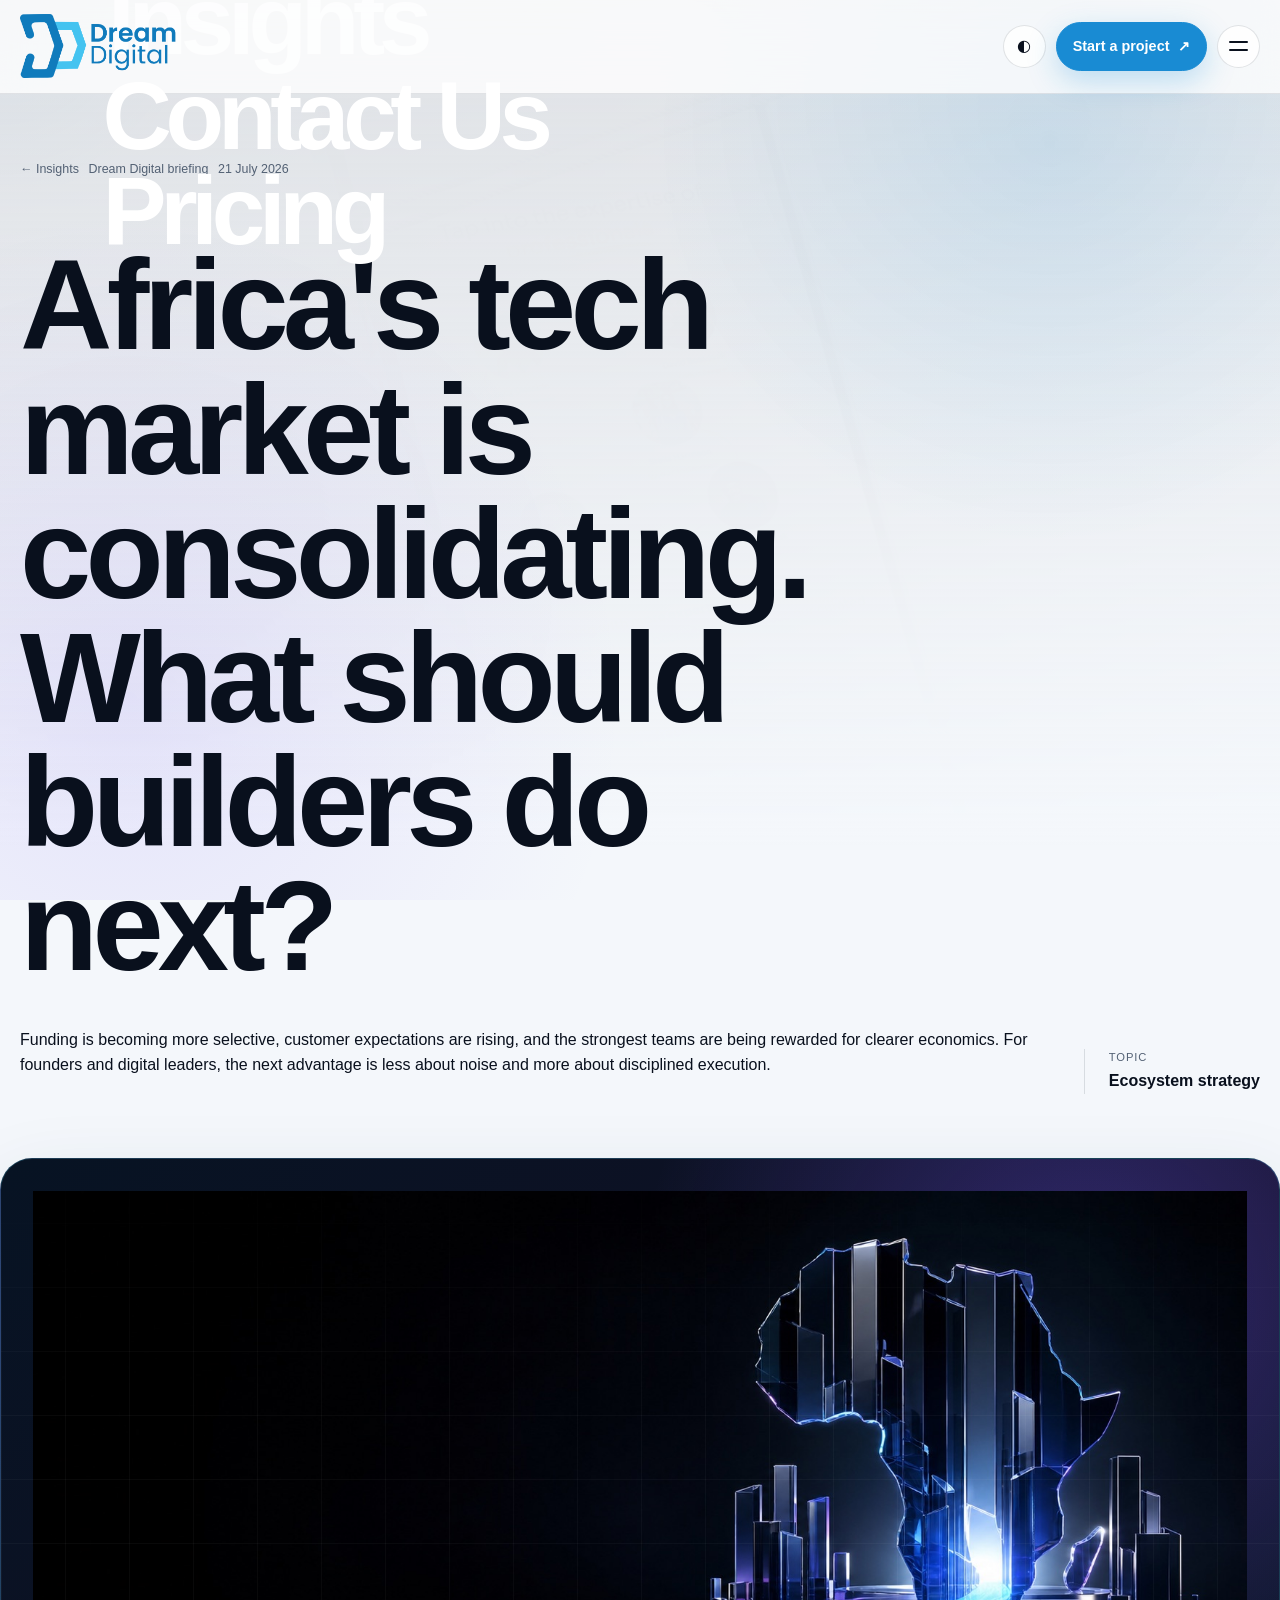
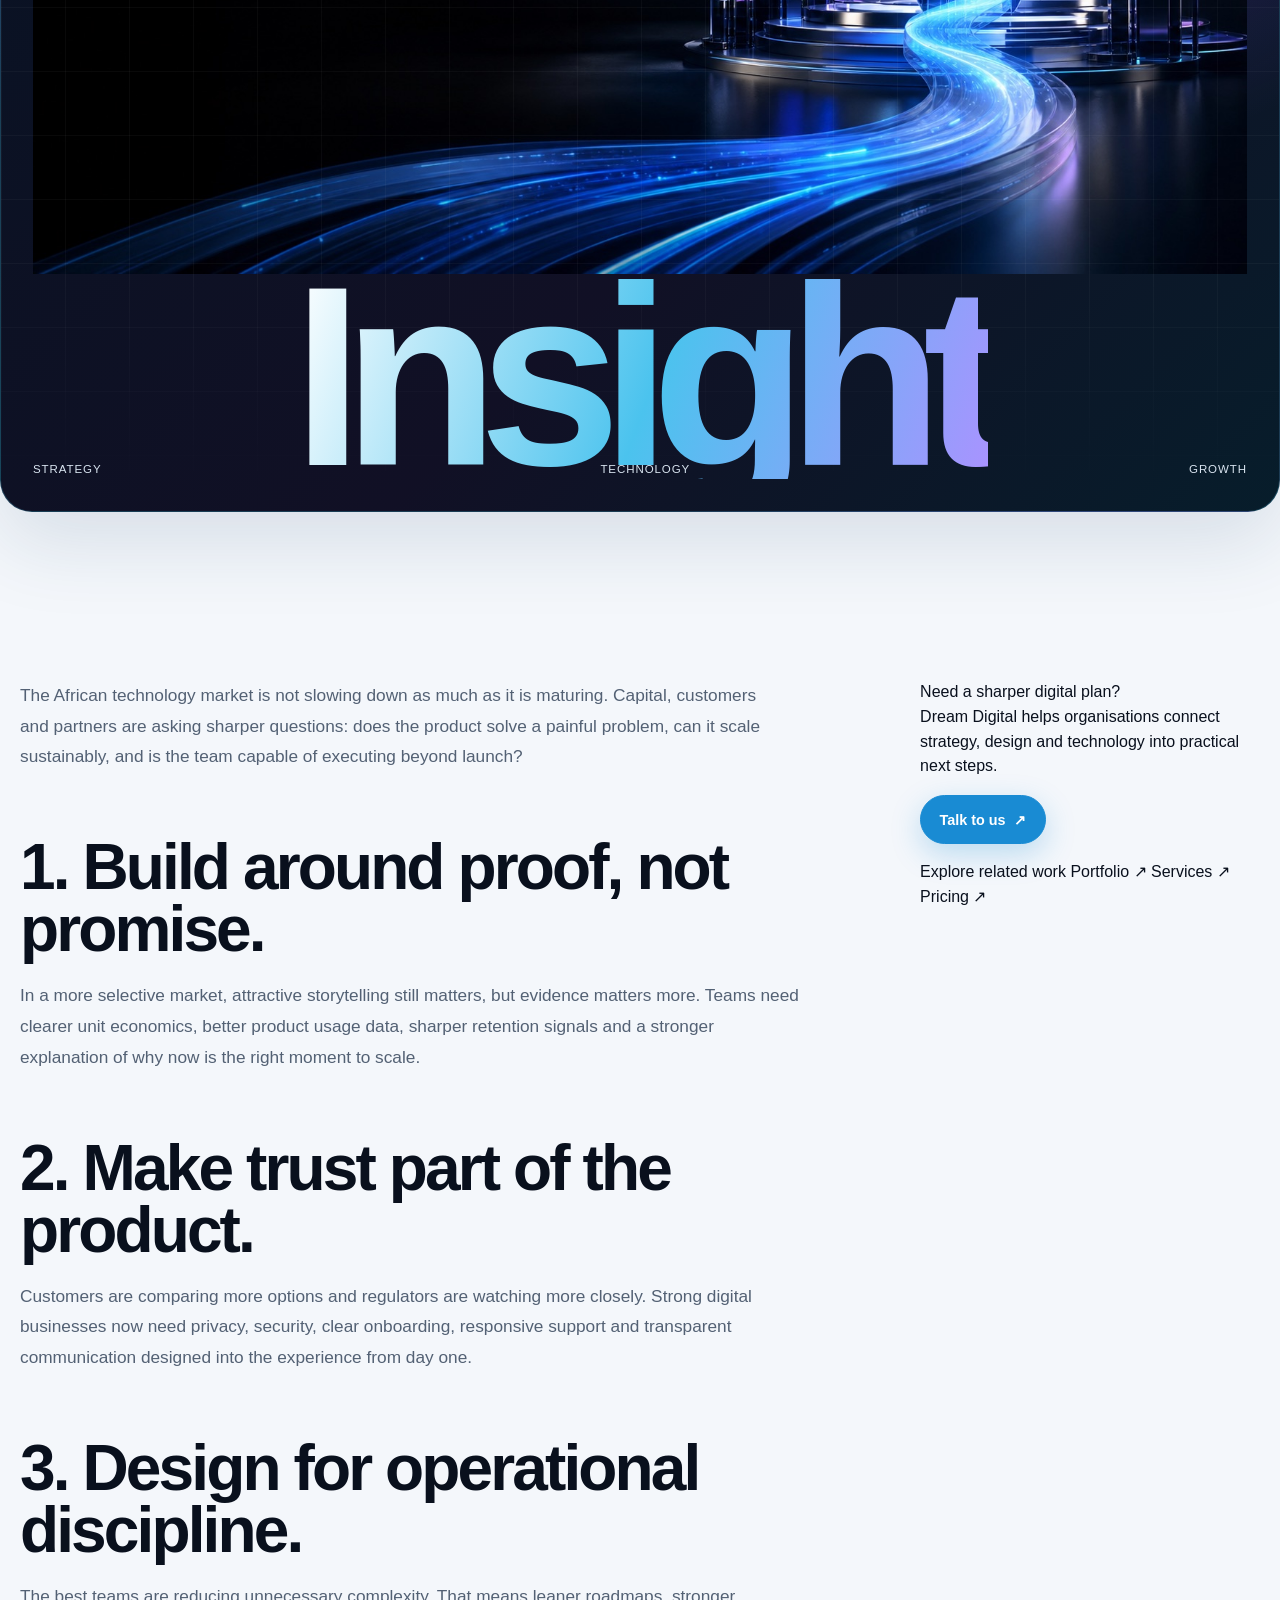
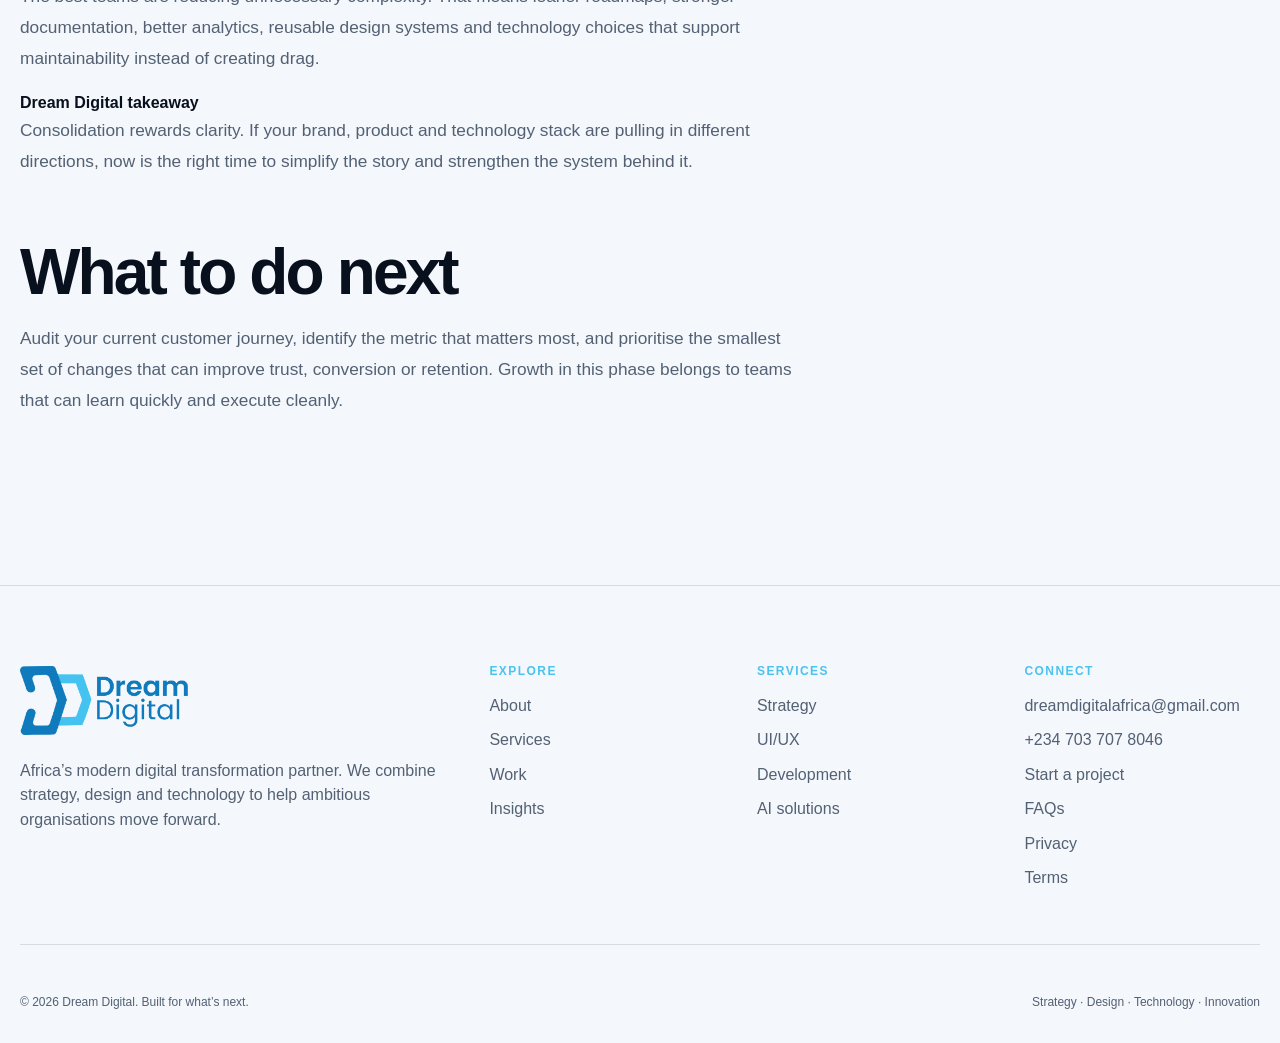
<file: insight-africa-tech-consolidation.html>
<!doctype html>
<html lang="en" data-theme="light">
<head>
  <meta charset="utf-8">
  <meta name="viewport" content="width=device-width,initial-scale=1">
  <title>Africa's Tech Market Is Consolidating — Dream Digital</title>
  <meta name="description" content="Dream Digital insight on what Africa's technology consolidation means for founders, product teams and digital leaders.">
  <link rel="icon" href="img/favicon/favicon.ico" sizes="any">
  <link rel="icon" href="img/favicon/favicon-32.png" type="image/png">
  <link rel="apple-touch-icon" href="img/favicon/apple-touch-icon.png">
  <link rel="manifest" href="img/favicon/manifest.webmanifest">
  <link rel="stylesheet" href="css/dream-rayo.css">
  <link rel="stylesheet" href="css/dream-inner.css">
  <script defer src="js/main.js"></script>
</head>
<body class="rayo-inner-page digest-page">
  <div data-header></div>
  <main id="main">
    <article class="single-insight">
      <header class="single-insight-hero">
        <div class="container">
          <div class="single-insight-topline reveal">
            <a href="insights.html">← Insights</a>
            <span>Dream Digital briefing</span>
            <time datetime="2026-07-21">21 July 2026</time>
          </div>
          <h1 class="reveal">Africa's tech market is consolidating. What should builders do next?</h1>
          <div class="single-insight-intro reveal">
            <p>Funding is becoming more selective, customer expectations are rising, and the strongest teams are being rewarded for clearer economics. For founders and digital leaders, the next advantage is less about noise and more about disciplined execution.</p>
            <div class="single-insight-date"><span>Topic</span><strong>Ecosystem strategy</strong></div>
          </div>
        </div>
      </header>

      <section class="single-insight-cover reveal">
        <img src="assets/images/hero-africa-digital.jpg" alt="A connected African digital cityscape">
        <strong>Insight</strong>
        <div class="cover-foot">
          <span>Strategy</span>
          <span>Technology</span>
          <span>Growth</span>
        </div>
      </section>

      <section class="section-sm">
        <div class="container single-insight-layout">
          <div class="single-insight-content reveal">
            <p class="lead">The African technology market is not slowing down as much as it is maturing. Capital, customers and partners are asking sharper questions: does the product solve a painful problem, can it scale sustainably, and is the team capable of executing beyond launch?</p>

            <h2>1. Build around proof, not promise.</h2>
            <p>In a more selective market, attractive storytelling still matters, but evidence matters more. Teams need clearer unit economics, better product usage data, sharper retention signals and a stronger explanation of why now is the right moment to scale.</p>

            <h2>2. Make trust part of the product.</h2>
            <p>Customers are comparing more options and regulators are watching more closely. Strong digital businesses now need privacy, security, clear onboarding, responsive support and transparent communication designed into the experience from day one.</p>

            <h2>3. Design for operational discipline.</h2>
            <p>The best teams are reducing unnecessary complexity. That means leaner roadmaps, stronger documentation, better analytics, reusable design systems and technology choices that support maintainability instead of creating drag.</p>

            <div class="single-insight-callout">
              <strong>Dream Digital takeaway</strong>
              <p>Consolidation rewards clarity. If your brand, product and technology stack are pulling in different directions, now is the right time to simplify the story and strengthen the system behind it.</p>
            </div>

            <h2>What to do next</h2>
            <p>Audit your current customer journey, identify the metric that matters most, and prioritise the smallest set of changes that can improve trust, conversion or retention. Growth in this phase belongs to teams that can learn quickly and execute cleanly.</p>
          </div>

          <aside class="single-insight-sidebar reveal">
            <div class="single-insight-card">
              <span>Need a sharper digital plan?</span>
              <p>Dream Digital helps organisations connect strategy, design and technology into practical next steps.</p>
              <a class="button button-primary" href="contact.html">Talk to us <span class="arrow">↗</span></a>
            </div>
            <div class="single-insight-card">
              <span>Explore related work</span>
              <a href="work.html">Portfolio ↗</a>
              <a href="services.html">Services ↗</a>
              <a href="pricing.html">Pricing ↗</a>
            </div>
          </aside>
        </div>
      </section>
    </article>
  </main>
  <div data-footer></div>
</body>
</html>
</file>
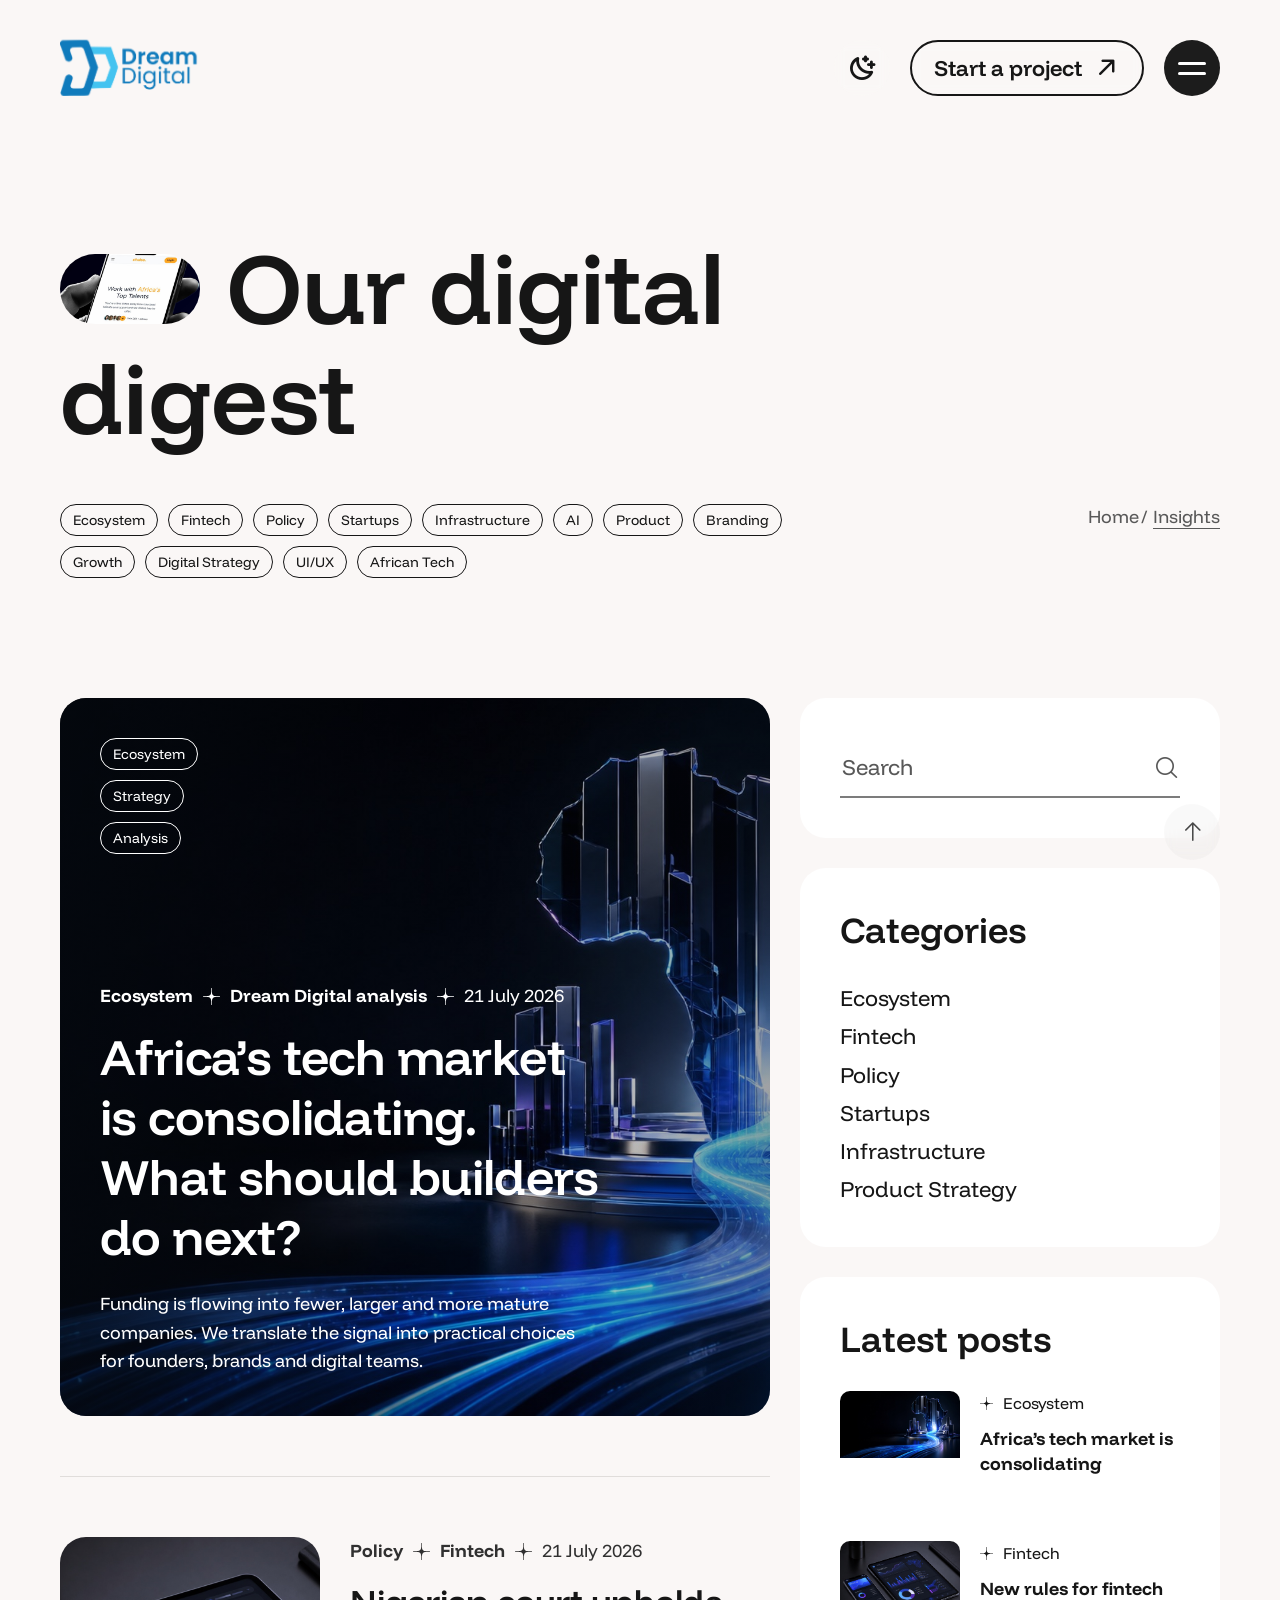
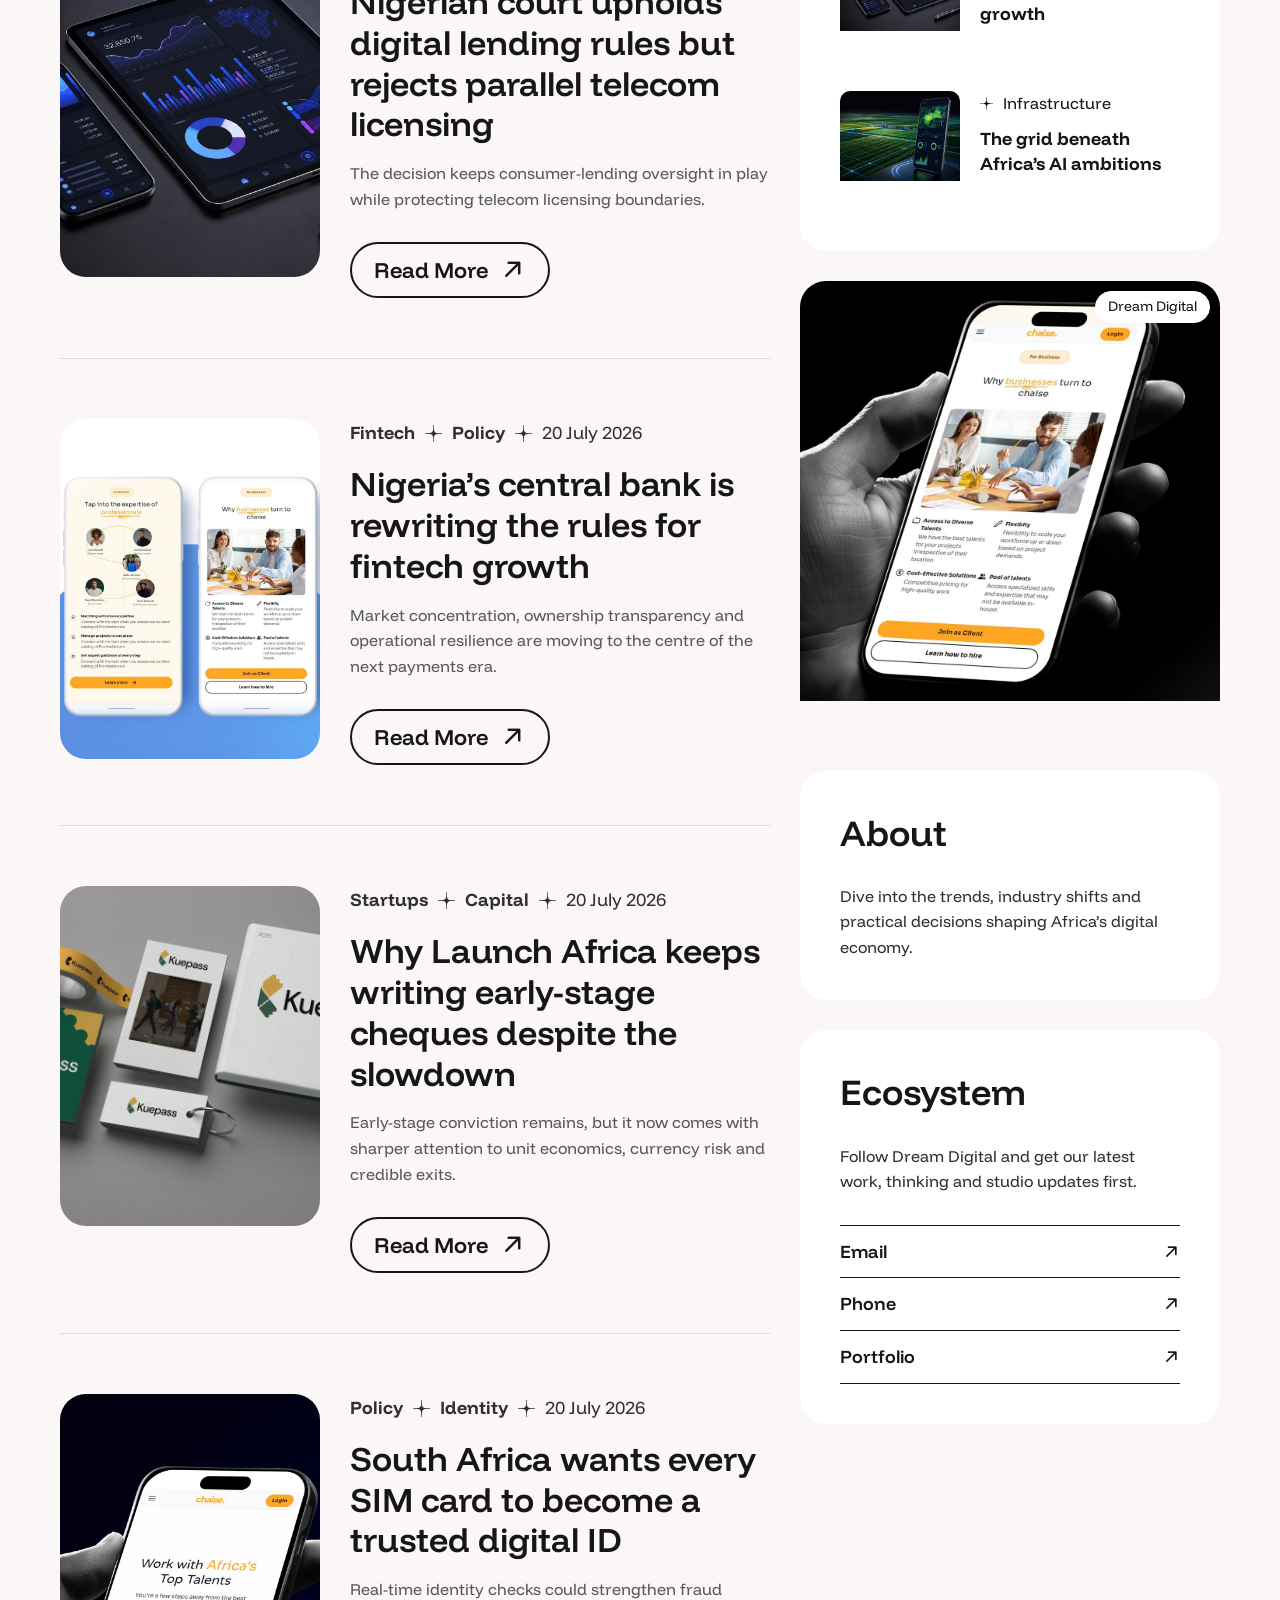
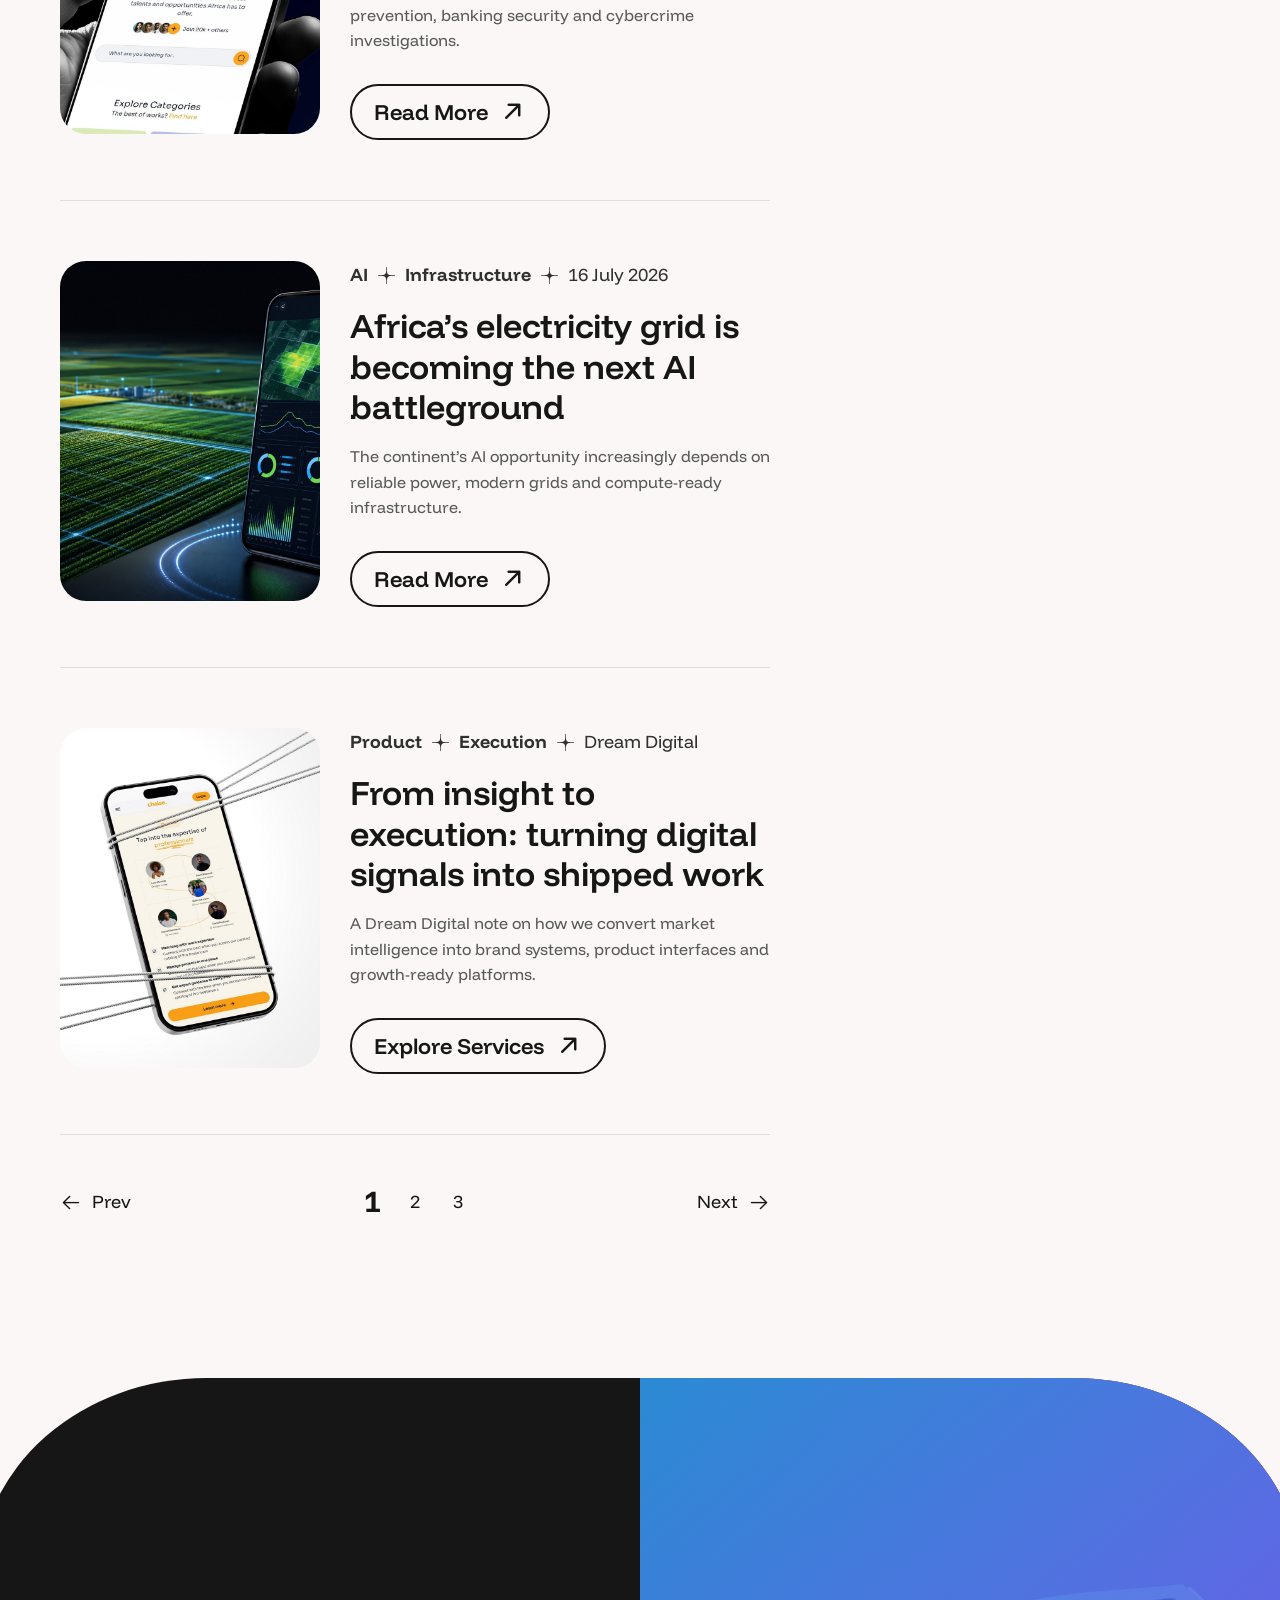
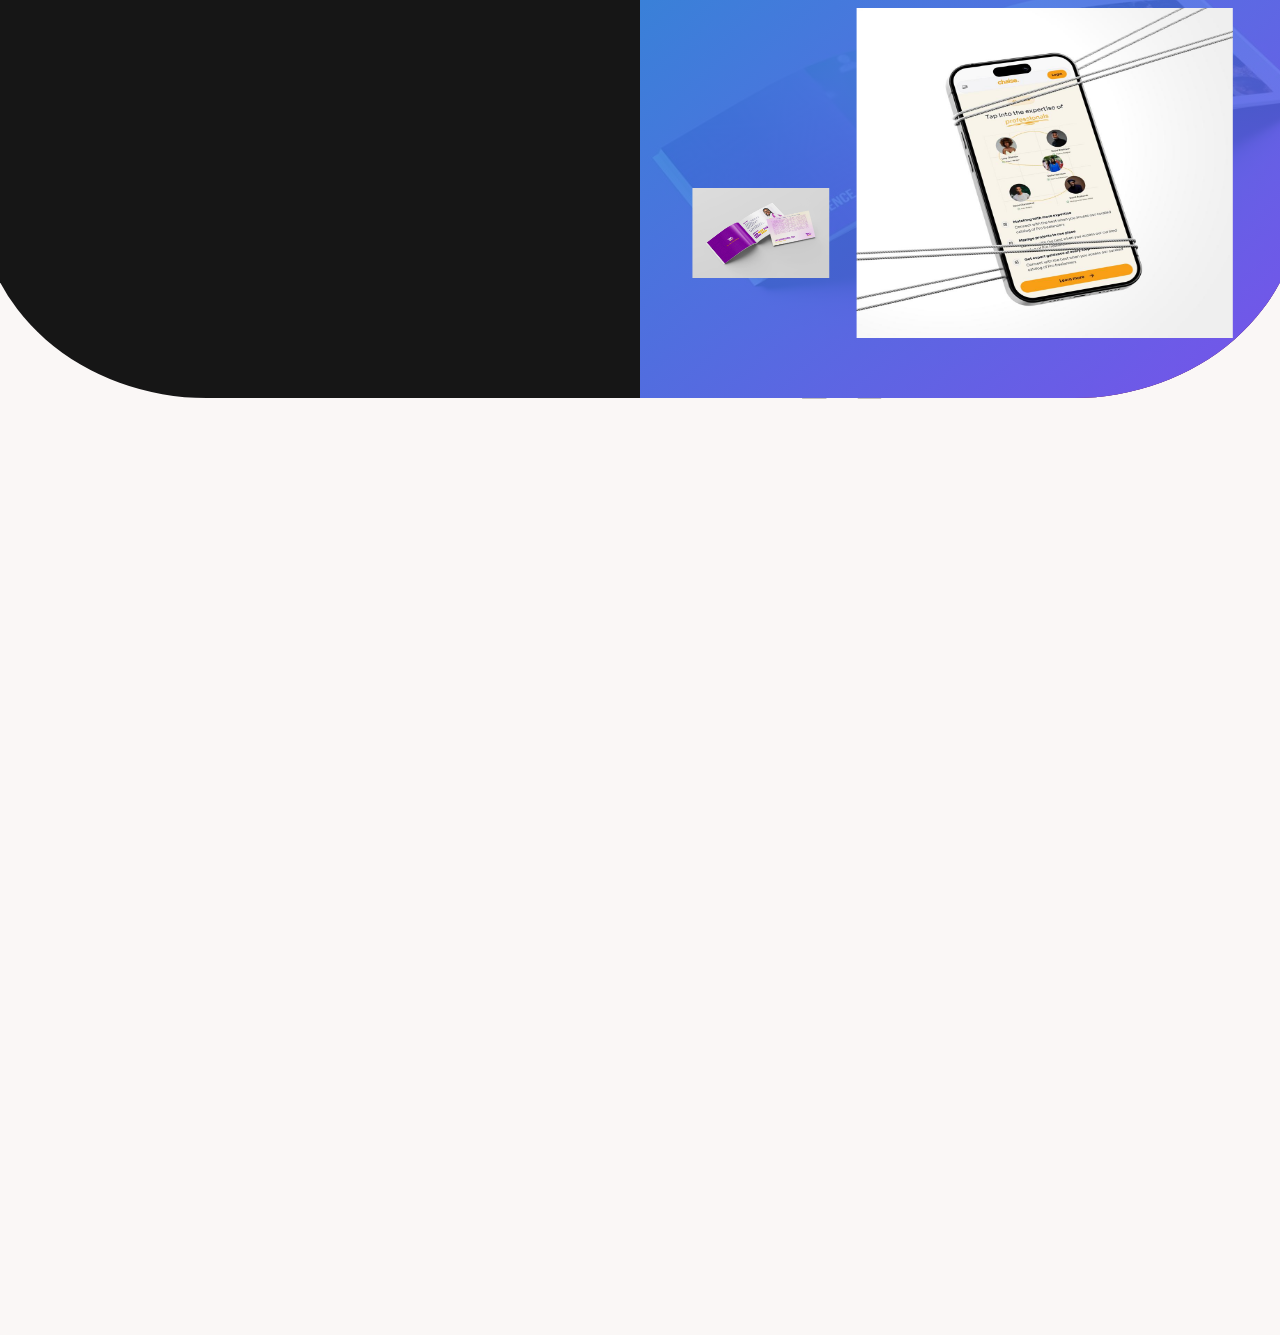
<file: insights.html>
<!DOCTYPE html>
<html lang="en" dir="ltr">

  <head>
    <meta charset="UTF-8">
    <script>
      localStorage.setItem('template.theme', 'light');
      document.documentElement.setAttribute('color-scheme', 'light');
    </script>

    <!-- Page Title -->
    <title>Insights — Dream Digital</title>

    <!-- Meta Tags -->
    <meta name="description" content="Dream Digital insights on African technology, fintech, startups, policy, infrastructure and digital growth.">
    <meta name="keywords" content="Dream Digital insights, African technology, fintech, startups, digital strategy, product design">
    <meta name="author" content="Dream Digital">

    <!-- Viewport Meta-->
    <meta http-equiv="X-UA-Compatible" content="IE=edge">
    <meta name="viewport" content="width=device-width, initial-scale=1.0, viewport-fit=cover">

    <!-- Template Favicon & Icons Start -->
    <link rel="icon" href="img/favicon/favicon.ico" sizes="any">
  <link rel="icon" href="img/favicon/favicon-32.png" type="image/png">
  <link rel="apple-touch-icon" href="img/favicon/apple-touch-icon.png">
  <link rel="manifest" href="img/favicon/manifest.webmanifest">
    <!-- Template Favicon & Icons End -->

    <!-- Facebook Metadata Start -->
    <meta property="og:image:height" content="1200">
    <meta property="og:image:width" content="1200">
    <meta property="og:title" content="Insights — Dream Digital">
    <meta property="og:description" content="Signals, ideas and practical analysis for teams building Africa’s digital future.">
    <meta property="og:url" content="https://dream-digital-africa.vercel.app/insights.html">
    <meta property="og:image" content="https://dream-digital-africa.vercel.app/assets/images/hero-africa-digital.jpg">
    <!-- Facebook Metadata End -->

    <!-- Template Styles Start -->
    <link rel="stylesheet" type="text/css" href="css/plugins.css">
    <link rel="stylesheet" type="text/css" href="css/main.css">
    <link rel="stylesheet" type="text/css" href="css/dream-rayo.css">
    <!-- Template Styles End -->

    <!-- Custom Browser Color Start -->
    <meta name="theme-color" media="(prefers-color-scheme: light)" content="#FAF7F6">
    <meta name="theme-color" media="(prefers-color-scheme: dark)" content="#161616">
    <meta name="msapplication-navbutton-color" content="#161616">
    <meta name="mobile-web-app-capable" content="yes">
    <meta name="apple-mobile-web-app-status-bar-style" content="black-translucent">
    <!-- Custom Browser Color End -->

  </head>

  <body>
        </div>
      </div>
    </div>

    <!-- Menu & Menu Hamburger Start -->
    <nav class="mxd-nav__wrap" data-lenis-prevent="">

      <!-- Hamburger Start -->
      <div class="mxd-nav__contain loading__fade">
        <a href="#0" class="mxd-nav__hamburger" aria-label="Menu">
          <div class="hamburger__base"></div>
          <div class="hamburger__line"></div>
          <div class="hamburger__line"></div>
        </a>
      </div>
      <!-- Hamburger End -->

      <!-- Main Navigation Start -->
      <div class="mxd-menu__wrapper">
        <div class="mxd-menu__base"></div>
        <div class="mxd-menu__contain">
          <div class="mxd-menu__inner">
            <div class="mxd-menu__left">
              <p class="mxd-menu__caption menu-fade-in">✦ Strategy, design and technology<br>for the next era of growth</p>
              <div class="main-menu">
                <nav class="main-menu__content">
                  <ul class="main-menu__simple" aria-label="Primary navigation">
                    <li class="main-menu__item"><a class="main-menu__link btn btn-anim" href="index.html"><span class="btn-caption">Home</span></a></li>
                    <li class="main-menu__item"><a class="main-menu__link btn btn-anim" href="about.html"><span class="btn-caption">About Us</span></a></li>
                    <li class="main-menu__item"><a class="main-menu__link btn btn-anim" href="services.html"><span class="btn-caption">Services</span></a></li>
                    <li class="main-menu__item"><a class="main-menu__link btn btn-anim" href="work.html"><span class="btn-caption">Works</span></a></li>
                    <li class="main-menu__item"><a class="main-menu__link btn btn-anim" href="insights.html"><span class="btn-caption">Insights</span></a></li>
                    <li class="main-menu__item"><a class="main-menu__link btn btn-anim" href="contact.html"><span class="btn-caption">Contact Us</span></a></li>
                    <li class="main-menu__item"><a class="main-menu__link btn btn-anim" href="pricing.html"><span class="btn-caption">Pricing</span></a></li>
                  </ul>
                  <ul id="main-menu" class="main-menu__accordion">
                    <li class="main-menu__item"></li>
                  </ul>
                </nav>
              </div>
            </div>
            <div class="mxd-menu__right">
              <div class="menu-promo">
                <div class="menu-promo__content">
                  <p class="menu-promo__caption menu-fade-in">Hello from Dream Digital.<br>We turn strategy, design and technology into measurable growth.</p>
                  <div class="menu-promo__video" aria-hidden="true">
                    <video class="menu-video" id="inner-video" preload="auto" autoplay="autoplay" loop="loop" muted="muted" poster="img/portfolio/chaise-hero-phone.jpeg">
                      <source type="video/mp4" src="video/540x310_video.mp4">
                      <source type="video/webm" src="video/540x310_video.webm">
                      <source type="video/ogv" src="video/540x310_video.ogv">
                    </video>
                  </div>
                </div>
              </div>
            </div>
            <div class="mxd-menu__data menu-fade-in">
              <p class="t-xsmall">Built for what’s next</p>
              <p class="t-xsmall"><i class="ph ph-copyright"></i>2026</p>
            </div>
          </div>
        </div>
      </div>
      <!-- Main Navigation End -->

    </nav>
    <!-- Menu & Menu Hamburger End -->

    <!-- Header Start -->
    <header id="header" class="mxd-header">
      <div class="mxd-header__logo loading__fade">
        <a href="index.html" class="mxd-logo" aria-label="Dream Digital home">
          <span class="mxd-logo__text">Dream<br>Digital</span>
        </a>
      </div>

      <div class="mxd-header__controls loading__fade">
        <button id="color-switcher" class="mxd-color-switcher" type="button" role="switch" aria-label="light/dark mode" aria-checked="true"></button>
        <a class="btn btn-anim btn-default btn-mobile-icon btn-outline slide-right-up" href="contact.html" aria-label="Start a project">
          <span class="btn-caption">Start a project</span>
          <i class="ph-bold ph-arrow-up-right"></i>
        </a>
      </div>
    </header>
    <!-- Header End -->

    <!-- Page Content Start -->
    <main id="mxd-page-content" class="mxd-page-content inner-page-content insights-template">

      <!-- Section - Inner Page Headline Start -->
      <div class="mxd-section mxd-section-inner-headline padding-blog-default-pre-grid">
        <div class="mxd-container grid-container">

          <div class="mxd-block loading-wrap">
            <div class="container-fluid px-0">
              <div class="row gx-0">
                <div class="col-12"></div>
                <div class="col-12 col-xl-10 mxd-grid-item no-margin">
                  <div class="mxd-block__content">
                    <div class="mxd-block__inner-headline loading__item">
                      <h1 class="inner-headline__title headline-img-before headline-img-06">Our digital digest</h1>
                    </div>
                  </div>
                </div>
                <div class="col-12"></div>
              </div>

              <div class="row g-0">
                <div class="col-12"></div>
                <div class="col-12 col-xl-8 mxd-grid-item no-margin">
                  <div class="inner-headline__blogtags loading__item">
                    <span class="tag tag-default tag-outline tag-link-outline"><a href="#0">Ecosystem</a></span>
                    <span class="tag tag-default tag-outline tag-link-outline"><a href="#0">Fintech</a></span>
                    <span class="tag tag-default tag-outline tag-link-outline"><a href="#0">Policy</a></span>
                    <span class="tag tag-default tag-outline tag-link-outline"><a href="#0">Startups</a></span>
                    <span class="tag tag-default tag-outline tag-link-outline"><a href="#0">Infrastructure</a></span>
                    <span class="tag tag-default tag-outline tag-link-outline"><a href="#0">AI</a></span>
                    <span class="tag tag-default tag-outline tag-link-outline"><a href="#0">Product</a></span>
                    <span class="tag tag-default tag-outline tag-link-outline"><a href="#0">Branding</a></span>
                    <span class="tag tag-default tag-outline tag-link-outline"><a href="#0">Growth</a></span>
                    <span class="tag tag-default tag-outline tag-link-outline"><a href="#0">Digital Strategy</a></span>
                    <span class="tag tag-default tag-outline tag-link-outline"><a href="#0">UI/UX</a></span>
                    <span class="tag tag-default tag-outline tag-link-outline"><a href="#0">African Tech</a></span>
                  </div>
                </div>

                <div class="col-12 col-xl-4 mxd-grid-item no-margin">
                  <div class="inner-headline__breadcrumbs loading__fade">
                    <div class="breadcrumbs__nav">
                      <span><a href="index.html">Home</a></span>
                      <span class="current-item">Insights</span>
                    </div>
                  </div>
                </div>
              </div>

            </div>
          </div>

        </div>
      </div>
      <!-- Section - Inner Page Headline End -->

      <!-- Section - Blog Start -->
      <div class="mxd-section padding-default">
        <div class="mxd-container grid-container">
          <div class="mxd-posts-area loading__fade">

            <!-- Posts Container Start -->
            <div class="mxd-posts-container mxd-grid-item">

              <!-- Featured Post Start -->
              <article class="mxd-post post-featured radius-m">
                <a class="post-featured__thumb" href="insight-africa-tech-consolidation.html">
                  <img src="assets/images/hero-africa-digital.jpg" alt="Connected African city representing the continent's growing digital economy">
                </a>
                <div class="post-featured__categories">
                  <span class="tag tag-default tag-outline-permanent tag-link-outline-premanent"><a href="#0">Ecosystem</a></span>
                  <span class="tag tag-default tag-outline-permanent tag-link-outline-premanent"><a href="#0">Strategy</a></span>
                  <span class="tag tag-default tag-outline-permanent tag-link-outline-premanent"><a href="#0">Analysis</a></span>
                </div>
                <div class="post-featured__content">
                  <div class="post-featured__meta">
                    <span class="meta-tag"><a href="#0">Ecosystem</a><img class="inject-me" src="img/icons/20x20-rayo-star.svg" alt=""></span>
                    <span class="meta-tag"><a href="#0">Dream Digital analysis</a><img class="inject-me" src="img/icons/20x20-rayo-star.svg" alt=""></span>
                    <span class="meta-date">21 July 2026</span>
                  </div>
                  <h2 class="post-featured__title">
                    <a href="insight-africa-tech-consolidation.html">Africa’s tech market is consolidating. What should builders do next?</a>
                  </h2>
                  <div class="post-featured__excerpt">
                    <p>Funding is flowing into fewer, larger and more mature companies. We translate the signal into practical choices for founders, brands and digital teams.</p>
                  </div>
                </div>
              </article>
              <!-- Featured Post End -->

              <!-- Simple Post Start -->
              <article class="mxd-post post-simple">
                <a class="post-simple__thumb radius-m" href="https://techcabal.com/2026/07/21/nigerias-airtime-lending-battle-ends-with-a-split-decision/" target="_blank" rel="noopener noreferrer">
                  <img src="assets/images/project-fintech.jpg" alt="Fintech product interface on a mobile phone">
                  <div class="mxd-preview-hover">
                    <i class="mxd-preview-hover__icon icon-small">
                      <img src="img/icons/icon-eye.svg" alt="Open article">
                    </i>
                  </div>
                </a>
                <div class="post-simple__content">
                  <div class="post-simple__descr">
                    <div class="post-simple__meta">
                      <span class="meta-tag"><a href="#0">Policy</a><img class="inject-me" src="img/icons/20x20-rayo-star.svg" alt=""></span>
                      <span class="meta-tag"><a href="#0">Fintech</a><img class="inject-me" src="img/icons/20x20-rayo-star.svg" alt=""></span>
                      <span class="meta-date">21 July 2026</span>
                    </div>
                    <div class="post-simple__title">
                      <h3><a href="https://techcabal.com/2026/07/21/nigerias-airtime-lending-battle-ends-with-a-split-decision/" target="_blank" rel="noopener noreferrer">Nigerian court upholds digital lending rules but rejects parallel telecom licensing</a></h3>
                    </div>
                    <p class="t-small">The decision keeps consumer-lending oversight in play while protecting telecom licensing boundaries.</p>
                  </div>
                  <div class="post-simple__btn">
                    <a href="https://techcabal.com/2026/07/21/nigerias-airtime-lending-battle-ends-with-a-split-decision/" class="btn btn-anim btn-default btn-outline slide-right-up" target="_blank" rel="noopener noreferrer">
                      <span class="btn-caption">Read More</span>
                      <i class="ph-bold ph-arrow-up-right"></i>
                    </a>
                  </div>
                </div>
              </article>
              <!-- Simple Post End -->

              <article class="mxd-post post-simple">
                <a class="post-simple__thumb radius-m" href="https://techcabal.com/2026/07/20/nigerias-central-bank-is-rewriting-the-rules-for-fintech-growth/" target="_blank" rel="noopener noreferrer">
                  <img src="img/portfolio/chaise-marketplace-screens.jpeg" alt="Digital marketplace interfaces on two mobile devices">
                  <div class="mxd-preview-hover">
                    <i class="mxd-preview-hover__icon icon-small">
                      <img src="img/icons/icon-eye.svg" alt="Open article">
                    </i>
                  </div>
                </a>
                <div class="post-simple__content">
                  <div class="post-simple__descr">
                    <div class="post-simple__meta">
                      <span class="meta-tag"><a href="#0">Fintech</a><img class="inject-me" src="img/icons/20x20-rayo-star.svg" alt=""></span>
                      <span class="meta-tag"><a href="#0">Policy</a><img class="inject-me" src="img/icons/20x20-rayo-star.svg" alt=""></span>
                      <span class="meta-date">20 July 2026</span>
                    </div>
                    <div class="post-simple__title">
                      <h3><a href="https://techcabal.com/2026/07/20/nigerias-central-bank-is-rewriting-the-rules-for-fintech-growth/" target="_blank" rel="noopener noreferrer">Nigeria’s central bank is rewriting the rules for fintech growth</a></h3>
                    </div>
                    <p class="t-small">Market concentration, ownership transparency and operational resilience are moving to the centre of the next payments era.</p>
                  </div>
                  <div class="post-simple__btn">
                    <a href="https://techcabal.com/2026/07/20/nigerias-central-bank-is-rewriting-the-rules-for-fintech-growth/" class="btn btn-anim btn-default btn-outline slide-right-up" target="_blank" rel="noopener noreferrer">
                      <span class="btn-caption">Read More</span>
                      <i class="ph-bold ph-arrow-up-right"></i>
                    </a>
                  </div>
                </div>
              </article>

              <article class="mxd-post post-simple">
                <a class="post-simple__thumb radius-m" href="https://techcabal.com/2026/07/20/launch-africa-h1-2026/" target="_blank" rel="noopener noreferrer">
                  <img src="img/portfolio/kuepass-brand-kit.jpeg" alt="Kuepass identity system and branded stationery">
                  <div class="mxd-preview-hover">
                    <i class="mxd-preview-hover__icon icon-small">
                      <img src="img/icons/icon-eye.svg" alt="Open article">
                    </i>
                  </div>
                </a>
                <div class="post-simple__content">
                  <div class="post-simple__descr">
                    <div class="post-simple__meta">
                      <span class="meta-tag"><a href="#0">Startups</a><img class="inject-me" src="img/icons/20x20-rayo-star.svg" alt=""></span>
                      <span class="meta-tag"><a href="#0">Capital</a><img class="inject-me" src="img/icons/20x20-rayo-star.svg" alt=""></span>
                      <span class="meta-date">20 July 2026</span>
                    </div>
                    <div class="post-simple__title">
                      <h3><a href="https://techcabal.com/2026/07/20/launch-africa-h1-2026/" target="_blank" rel="noopener noreferrer">Why Launch Africa keeps writing early-stage cheques despite the slowdown</a></h3>
                    </div>
                    <p class="t-small">Early-stage conviction remains, but it now comes with sharper attention to unit economics, currency risk and credible exits.</p>
                  </div>
                  <div class="post-simple__btn">
                    <a href="https://techcabal.com/2026/07/20/launch-africa-h1-2026/" class="btn btn-anim btn-default btn-outline slide-right-up" target="_blank" rel="noopener noreferrer">
                      <span class="btn-caption">Read More</span>
                      <i class="ph-bold ph-arrow-up-right"></i>
                    </a>
                  </div>
                </div>
              </article>

              <article class="mxd-post post-simple">
                <a class="post-simple__thumb radius-m" href="https://techcabal.com/2026/07/20/south-africa-wants-every-sim-card-to-become-a-trusted-digital-id/" target="_blank" rel="noopener noreferrer">
                  <img src="img/portfolio/chaise-hero-phone.jpeg" alt="Mobile digital platform displayed on a phone">
                  <div class="mxd-preview-hover">
                    <i class="mxd-preview-hover__icon icon-small">
                      <img src="img/icons/icon-eye.svg" alt="Open article">
                    </i>
                  </div>
                </a>
                <div class="post-simple__content">
                  <div class="post-simple__descr">
                    <div class="post-simple__meta">
                      <span class="meta-tag"><a href="#0">Policy</a><img class="inject-me" src="img/icons/20x20-rayo-star.svg" alt=""></span>
                      <span class="meta-tag"><a href="#0">Identity</a><img class="inject-me" src="img/icons/20x20-rayo-star.svg" alt=""></span>
                      <span class="meta-date">20 July 2026</span>
                    </div>
                    <div class="post-simple__title">
                      <h3><a href="https://techcabal.com/2026/07/20/south-africa-wants-every-sim-card-to-become-a-trusted-digital-id/" target="_blank" rel="noopener noreferrer">South Africa wants every SIM card to become a trusted digital ID</a></h3>
                    </div>
                    <p class="t-small">Real-time identity checks could strengthen fraud prevention, banking security and cybercrime investigations.</p>
                  </div>
                  <div class="post-simple__btn">
                    <a href="https://techcabal.com/2026/07/20/south-africa-wants-every-sim-card-to-become-a-trusted-digital-id/" class="btn btn-anim btn-default btn-outline slide-right-up" target="_blank" rel="noopener noreferrer">
                      <span class="btn-caption">Read More</span>
                      <i class="ph-bold ph-arrow-up-right"></i>
                    </a>
                  </div>
                </div>
              </article>

              <article class="mxd-post post-simple">
                <a class="post-simple__thumb radius-m" href="https://techcabal.com/2026/07/16/schneiders-ai-bet-starts-with-rebuilding-africas-electricity-grid/" target="_blank" rel="noopener noreferrer">
                  <img src="assets/images/project-agritech.jpg" alt="Technology infrastructure connecting communities and industries">
                  <div class="mxd-preview-hover">
                    <i class="mxd-preview-hover__icon icon-small">
                      <img src="img/icons/icon-eye.svg" alt="Open article">
                    </i>
                  </div>
                </a>
                <div class="post-simple__content">
                  <div class="post-simple__descr">
                    <div class="post-simple__meta">
                      <span class="meta-tag"><a href="#0">AI</a><img class="inject-me" src="img/icons/20x20-rayo-star.svg" alt=""></span>
                      <span class="meta-tag"><a href="#0">Infrastructure</a><img class="inject-me" src="img/icons/20x20-rayo-star.svg" alt=""></span>
                      <span class="meta-date">16 July 2026</span>
                    </div>
                    <div class="post-simple__title">
                      <h3><a href="https://techcabal.com/2026/07/16/schneiders-ai-bet-starts-with-rebuilding-africas-electricity-grid/" target="_blank" rel="noopener noreferrer">Africa’s electricity grid is becoming the next AI battleground</a></h3>
                    </div>
                    <p class="t-small">The continent’s AI opportunity increasingly depends on reliable power, modern grids and compute-ready infrastructure.</p>
                  </div>
                  <div class="post-simple__btn">
                    <a href="https://techcabal.com/2026/07/16/schneiders-ai-bet-starts-with-rebuilding-africas-electricity-grid/" class="btn btn-anim btn-default btn-outline slide-right-up" target="_blank" rel="noopener noreferrer">
                      <span class="btn-caption">Read More</span>
                      <i class="ph-bold ph-arrow-up-right"></i>
                    </a>
                  </div>
                </div>
              </article>

              <article class="mxd-post post-simple">
                <a class="post-simple__thumb radius-m" href="services.html">
                  <img src="img/portfolio/chaise-product-flow.jpeg" alt="Product experience flow shown inside a mobile mockup">
                  <div class="mxd-preview-hover">
                    <i class="mxd-preview-hover__icon icon-small">
                      <img src="img/icons/icon-eye.svg" alt="Open service page">
                    </i>
                  </div>
                </a>
                <div class="post-simple__content">
                  <div class="post-simple__descr">
                    <div class="post-simple__meta">
                      <span class="meta-tag"><a href="#0">Product</a><img class="inject-me" src="img/icons/20x20-rayo-star.svg" alt=""></span>
                      <span class="meta-tag"><a href="#0">Execution</a><img class="inject-me" src="img/icons/20x20-rayo-star.svg" alt=""></span>
                      <span class="meta-date">Dream Digital</span>
                    </div>
                    <div class="post-simple__title">
                      <h3><a href="services.html">From insight to execution: turning digital signals into shipped work</a></h3>
                    </div>
                    <p class="t-small">A Dream Digital note on how we convert market intelligence into brand systems, product interfaces and growth-ready platforms.</p>
                  </div>
                  <div class="post-simple__btn">
                    <a href="services.html" class="btn btn-anim btn-default btn-outline slide-right-up">
                      <span class="btn-caption">Explore Services</span>
                      <i class="ph-bold ph-arrow-up-right"></i>
                    </a>
                  </div>
                </div>
              </article>

              <!-- Blog Pagination Start -->
              <div class="mxd-blog-pagination">
                <div class="mxd-blog-pagination__inner">
                  <nav class="mxd-blog-pagination__items">
                    <a href="#0" class="mxd-blog-pagination__item blog-pagination-control prev btn btn-anim btn-line-small btn-bright anim-no-delay slide-left" aria-label="Previous Page">
                      <i class="ph ph-arrow-left"></i>
                      <span class="btn-caption">Prev</span>
                    </a>
                    <a href="#0" class="mxd-blog-pagination__item blog-pagination-number btn btn-anim active">
                      <span class="btn-caption">1</span>
                    </a>
                    <a href="#0" class="mxd-blog-pagination__item blog-pagination-number btn btn-anim">
                      <span class="btn-caption">2</span>
                    </a>
                    <a href="#0" class="mxd-blog-pagination__item blog-pagination-number btn btn-anim">
                      <span class="btn-caption">3</span>
                    </a>
                    <a href="#0" class="mxd-blog-pagination__item blog-pagination-control next btn btn-anim btn-line-small btn-bright anim-no-delay slide-right" aria-label="Next Page">
                      <span class="btn-caption">Next</span>
                      <i class="ph ph-arrow-right"></i>
                    </a>
                  </nav>
                </div>
              </div>
              <!-- Blog Pagination End -->

            </div>
            <!-- Posts Container End -->

            <!-- Sidebar Start -->
            <div class="mxd-sidebar mxd-grid-item">
              <div class="mxd-sidebar__widget bg-base-tint radius-m widget-search">
                <div class="widget-search__form">
                  <form class="form search-form" action="#" method="get">
                    <input id="search" type="search" name="search" placeholder="Search">
                    <button class="btn btn-form no-scale btn-absolute-right btn-muted" type="submit" aria-label="Search">
                      <i class="ph ph-magnifying-glass"></i>
                    </button>
                  </form>
                </div>
              </div>

              <div class="mxd-sidebar__widget bg-base-tint radius-m">
                <div class="widget__title">
                  <p>Categories</p>
                </div>
                <ul class="widget__categories">
                  <li class="categories__item"><a href="#0" class="categories__link">Ecosystem</a></li>
                  <li class="categories__item"><a href="#0" class="categories__link">Fintech</a></li>
                  <li class="categories__item"><a href="#0" class="categories__link">Policy</a></li>
                  <li class="categories__item"><a href="#0" class="categories__link">Startups</a></li>
                  <li class="categories__item"><a href="#0" class="categories__link">Infrastructure</a></li>
                  <li class="categories__item"><a href="#0" class="categories__link">Product Strategy</a></li>
                </ul>
              </div>

              <div class="mxd-sidebar__widget bg-base-tint radius-m">
                <div class="widget__title">
                  <p>Latest posts</p>
                </div>
                <ul class="widget__recent-posts">
                  <li class="recent-post__item">
                    <div class="recent-post__thumb">
                      <a href="insight-africa-tech-consolidation.html">
                        <img src="assets/images/hero-africa-digital.jpg" alt="Recent post preview">
                      </a>
                    </div>
                    <div class="recent-post__content">
                      <div class="recent-post__meta">
                        <span class="meta-tag"><img class="inject-me" src="img/icons/20x20-rayo-star.svg" alt=""><a href="#0">Ecosystem</a></span>
                      </div>
                      <div class="recent-post__title">
                        <a href="insight-africa-tech-consolidation.html">Africa’s tech market is consolidating</a>
                      </div>
                    </div>
                  </li>
                  <li class="recent-post__item">
                    <div class="recent-post__thumb">
                      <a href="https://techcabal.com/2026/07/20/nigerias-central-bank-is-rewriting-the-rules-for-fintech-growth/" target="_blank" rel="noopener noreferrer">
                        <img src="assets/images/project-fintech.jpg" alt="Recent post preview">
                      </a>
                    </div>
                    <div class="recent-post__content">
                      <div class="recent-post__meta">
                        <span class="meta-tag"><img class="inject-me" src="img/icons/20x20-rayo-star.svg" alt=""><a href="#0">Fintech</a></span>
                      </div>
                      <div class="recent-post__title">
                        <a href="https://techcabal.com/2026/07/20/nigerias-central-bank-is-rewriting-the-rules-for-fintech-growth/" target="_blank" rel="noopener noreferrer">New rules for fintech growth</a>
                      </div>
                    </div>
                  </li>
                  <li class="recent-post__item">
                    <div class="recent-post__thumb">
                      <a href="https://techcabal.com/2026/07/16/schneiders-ai-bet-starts-with-rebuilding-africas-electricity-grid/" target="_blank" rel="noopener noreferrer">
                        <img src="assets/images/project-agritech.jpg" alt="Recent post preview">
                      </a>
                    </div>
                    <div class="recent-post__content">
                      <div class="recent-post__meta">
                        <span class="meta-tag"><img class="inject-me" src="img/icons/20x20-rayo-star.svg" alt=""><a href="#0">Infrastructure</a></span>
                      </div>
                      <div class="recent-post__title">
                        <a href="https://techcabal.com/2026/07/16/schneiders-ai-bet-starts-with-rebuilding-africas-electricity-grid/" target="_blank" rel="noopener noreferrer">The grid beneath Africa’s AI ambitions</a>
                      </div>
                    </div>
                  </li>
                </ul>
              </div>

              <div class="mxd-sidebar__widget radius-m widget-ad">
                <a class="widget__image" href="services.html">
                  <img src="img/portfolio/chaise-business-screen.jpeg" alt="Dream Digital product design work">
                </a>
                <div class="widget__tags">
                  <span class="tag tag-default tag-permanent">Dream Digital</span>
                </div>
              </div>

              <div class="mxd-sidebar__widget bg-base-tint radius-m widget-about">
                <div class="widget__title">
                  <p>About</p>
                </div>
                <div class="widget__descr">
                  <p class="t-small">Dive into the trends, industry shifts and practical decisions shaping Africa’s digital economy.</p>
                </div>
              </div>

              <div class="mxd-sidebar__widget bg-base-tint radius-m widget-socials">
                <div class="widget__title">
                  <p>Ecosystem</p>
                </div>
                <div class="widget__descr">
                  <p class="t-small">Follow Dream Digital and get our latest work, thinking and studio updates first.</p>
                </div>
                <div class="widget__social-links-small">
                  <div class="social-links-small__item">
                    <div class="social-links-small__divider"></div>
                    <a class="social-links-small__link" href="mailto:dreamdigitalafrica@gmail.com">
                      <p class="social-links-small__title">Email</p>
                      <div class="social-links-small__icon"><i class="ph-bold ph-arrow-up-right"></i></div>
                    </a>
                    <div class="social-links-small__divider"></div>
                  </div>
                  <div class="social-links-small__item">
                    <div class="social-links-small__divider"></div>
                    <a class="social-links-small__link" href="tel:+2347037078046">
                      <p class="social-links-small__title">Phone</p>
                      <div class="social-links-small__icon"><i class="ph-bold ph-arrow-up-right"></i></div>
                    </a>
                    <div class="social-links-small__divider"></div>
                  </div>
                  <div class="social-links-small__item">
                    <div class="social-links-small__divider"></div>
                    <a class="social-links-small__link" href="work.html">
                      <p class="social-links-small__title">Portfolio</p>
                      <div class="social-links-small__icon"><i class="ph-bold ph-arrow-up-right"></i></div>
                    </a>
                    <div class="social-links-small__divider"></div>
                  </div>
                </div>
              </div>
            </div>
            <!-- Sidebar End -->

          </div>
        </div>
      </div>
      <!-- Section - Blog End -->

      <!-- Section - CTA Start -->
      <div class="mxd-section overflow-hidden">
        <div class="mxd-container">
          <div class="mxd-block">
            <div class="mxd-promo">
              <div class="mxd-promo__inner anim-zoom-out-container">
                <div class="mxd-promo__bg"></div>
                <div class="mxd-promo__content">
                  <p class="mxd-promo__title anim-uni-in-up">
                    <span class="mxd-promo__icon">
                      <img src="img/dream/logo.png" alt="Dream Digital">
                    </span>
                    <span class="mxd-promo__caption reveal-type">Let’s talk about your project!</span>
                  </p>
                  <div class="mxd-promo__controls anim-uni-in-up">
                    <a class="btn btn-anim btn-default btn-large btn-additional slide-right-up" href="contact.html">
                      <span class="btn-caption">Contact Us</span>
                      <i class="ph-bold ph-arrow-up-right"></i>
                    </a>
                  </div>
                </div>
                <div class="mxd-promo__images">
                  <img class="promo-image promo-image-1" src="img/portfolio/chaise-product-flow.jpeg" alt="Chaise product experience">
                  <img class="promo-image promo-image-2" src="img/portfolio/ambassadors-brand-deck.jpeg" alt="Ambassadors brand strategy work">
                </div>
              </div>
            </div>
          </div>
        </div>
      </div>
      <!-- Section - CTA End -->

    </main>
    <!-- Page Content End -->

    <!-- Footer Start -->
    <footer id="mxd-footer" class="mxd-footer">
      <div class="mxd-footer__text-wrap">
        <div class="fullwidth-text__tl-trigger"></div>
        <div class="mxd-footer__fullwidth-text anim-top-to-bottom">
          <svg class="mxd-footer__svg-v2" version="1.1" xmlns="http://www.w3.org/2000/svg" viewBox="0 0 400.26 72" aria-hidden="true">
            <path d="M4.93,56V25.93H0V16h10.13v7.73h2.8c1.11-2.67,2.82-4.69,5.13-6.07c2.31-1.38,4.96-2.07,7.93-2.07h3.33v8.53h-3.8c-3.65,0-6.36,1.04-8.13,3.13c-1.78,2.09-2.67,4.87-2.67,8.33V56H4.93z"/>
          </svg>
        </div>
      </div>

      <div class="mxd-footer__footer-blocks">
        <div class="footer-blocks__column animate-card-3">
          <div class="footer-blocks__card fullheight-card">
            <div class="footer-blocks__nav">
              <ul class="footer-nav">
                <li class="footer-nav__item anim-uni-in-up"><a href="index.html" class="footer-nav__link btn-anim"><span class="btn-caption">Home</span></a></li>
                <li class="footer-nav__item anim-uni-in-up"><a href="about.html" class="footer-nav__link btn-anim"><span class="btn-caption">About us</span></a></li>
                <li class="footer-nav__item anim-uni-in-up"><a href="services.html" class="footer-nav__link btn-anim"><span class="btn-caption">Services</span></a></li>
                <li class="footer-nav__item anim-uni-in-up"><a href="work.html" class="footer-nav__link btn-anim"><span class="btn-caption">Works</span></a></li>
                <li class="footer-nav__item anim-uni-in-up"><a href="insights.html" class="footer-nav__link btn-anim"><span class="btn-caption">Insights</span></a></li>
                <li class="footer-nav__item anim-uni-in-up"><a href="contact.html" class="footer-nav__link btn-anim"><span class="btn-caption">Contact</span></a></li>
              </ul>
            </div>
            <div class="footer-blocks__links anim-uni-in-up">
              <a class="btn btn-line-xsmall btn-muted slide-right anim-no-delay" href="pricing.html">
                <span class="btn-caption">Pricing</span>
                <i class="ph ph-arrow-right"></i>
              </a>
              <a class="btn btn-line-xsmall btn-muted slide-right anim-no-delay" href="faq.html">
                <span class="btn-caption">FAQs</span>
                <i class="ph ph-arrow-right"></i>
              </a>
            </div>
          </div>
        </div>

        <div class="footer-blocks__column animate-card-3">
          <div class="footer-blocks__card">
            <p class="mxd-point-subtitle anim-uni-in-up">
              <img class="inject-me" src="img/icons/20x20-rayo-star.svg" alt="">
              <a href="mailto:dreamdigitalafrica@gmail.com?subject=Dream%20Digital%20enquiry">dreamdigitalafrica@gmail.com</a>
            </p>
          </div>
          <div class="footer-blocks__card">
            <p class="mxd-point-subtitle anim-uni-in-up">
              <img class="inject-me" src="img/icons/20x20-rayo-star.svg" alt="">
              <a href="tel:+2347037078046">+234 703 707 8046</a>
            </p>
          </div>
          <div class="footer-blocks__card fill-card notify">
            <div class="footer-blocks__title anim-uni-in-up">
              <p class="footer-blocks__title-m">Subscribe to our insights:</p>
            </div>
            <div class="form-container anim-uni-in-up">
              <div class="form__reply subscription-ok"><span class="reply__text">Done! Thanks for subscribing.</span></div>
              <div class="form__reply subscription-error"><span class="reply__text">Ooops! Something went wrong. Please try again later.</span></div>
              <form class="form notify-form form-light">
                <input type="email" placeholder="Your Email" required>
                <button class="btn btn-form btn-absolute-right btn-muted slide-right-up anim-no-delay" type="submit" aria-label="Submit">
                  <i class="ph ph-arrow-up-right"></i>
                </button>
              </form>
            </div>
          </div>
        </div>

        <div class="footer-blocks__column animate-card-3">
          <div class="footer-blocks__card fullheight-card">
            <div class="footer-blocks__block">
              <div class="footer-blocks__title anim-uni-in-up">
                <p class="footer-blocks__title-l">Capabilities</p>
              </div>
              <div class="footer-blocks__socials">
                <ul class="footer-socials">
                  <li class="footer-socials__item anim-uni-in-up"><a href="services.html" class="footer-socials__link">Strategy</a></li>
                  <li class="footer-socials__item anim-uni-in-up"><a href="services.html" class="footer-socials__link">Branding</a></li>
                  <li class="footer-socials__item anim-uni-in-up"><a href="services.html" class="footer-socials__link">Product</a></li>
                  <li class="footer-socials__item anim-uni-in-up"><a href="services.html" class="footer-socials__link">Software</a></li>
                  <li class="footer-socials__item anim-uni-in-up"><a href="services.html" class="footer-socials__link">AI Solutions</a></li>
                  <li class="footer-socials__item anim-uni-in-up"><a href="contact.html" class="footer-socials__link">Consultancy</a></li>
                </ul>
              </div>
            </div>
            <div class="footer-blocks__links anim-uni-in-up">
              <p class="t-xsmall t-muted">
                <a class="no-effect" href="index.html">Dream Digital</a>
                <i class="ph-bold ph-copyright"></i>
                2026
              </p>
            </div>
          </div>
        </div>
      </div>
    </footer>
    <!-- Footer End -->

    <!-- To Top Button Start -->
    <a href="#0" id="to-top" class="btn btn-to-top slide-up anim-no-delay">
      <i class="ph ph-arrow-up"></i>
    </a>
    <!-- To Top Button End -->

    <!-- Load Scripts Start -->
    <script src="js/rayo-libs.min.js"></script>
    <script src="js/rayo-app.js"></script>
    <!-- Load Scripts End -->

  </body>

</html>
</file>
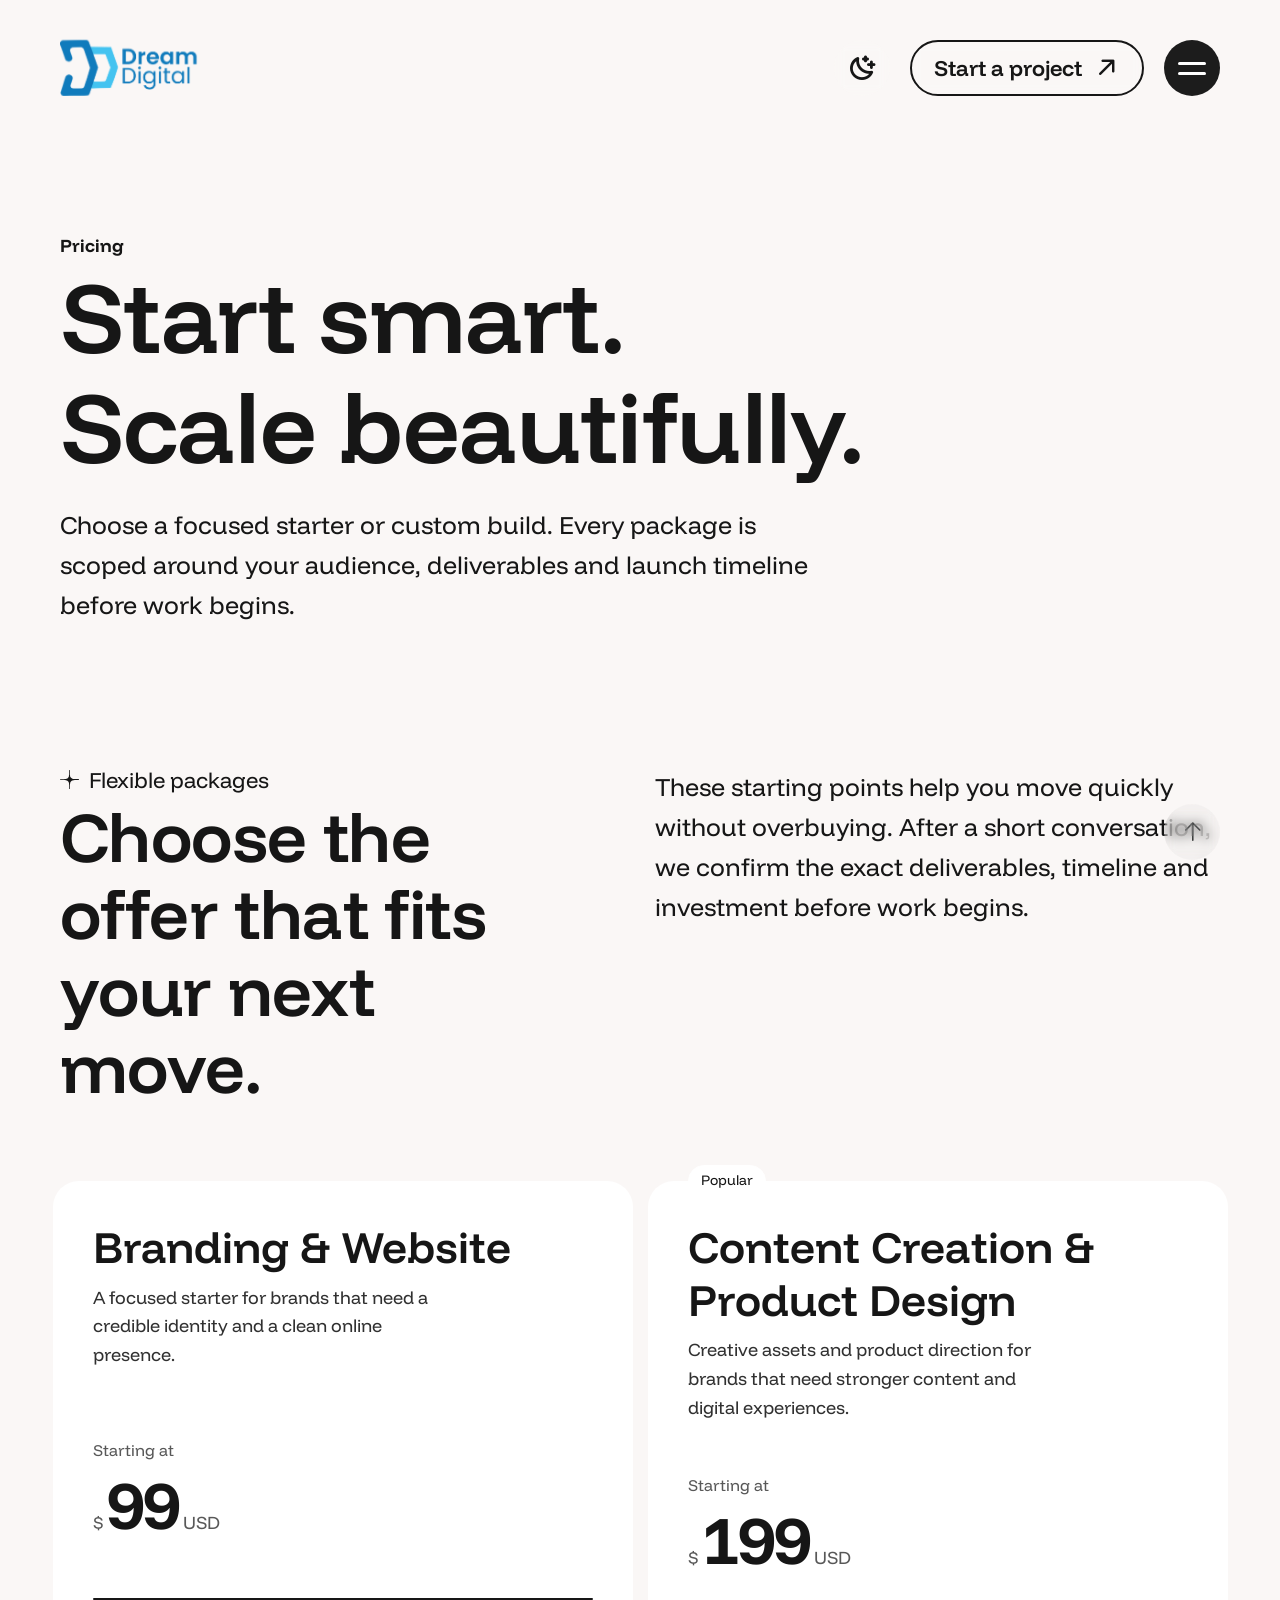
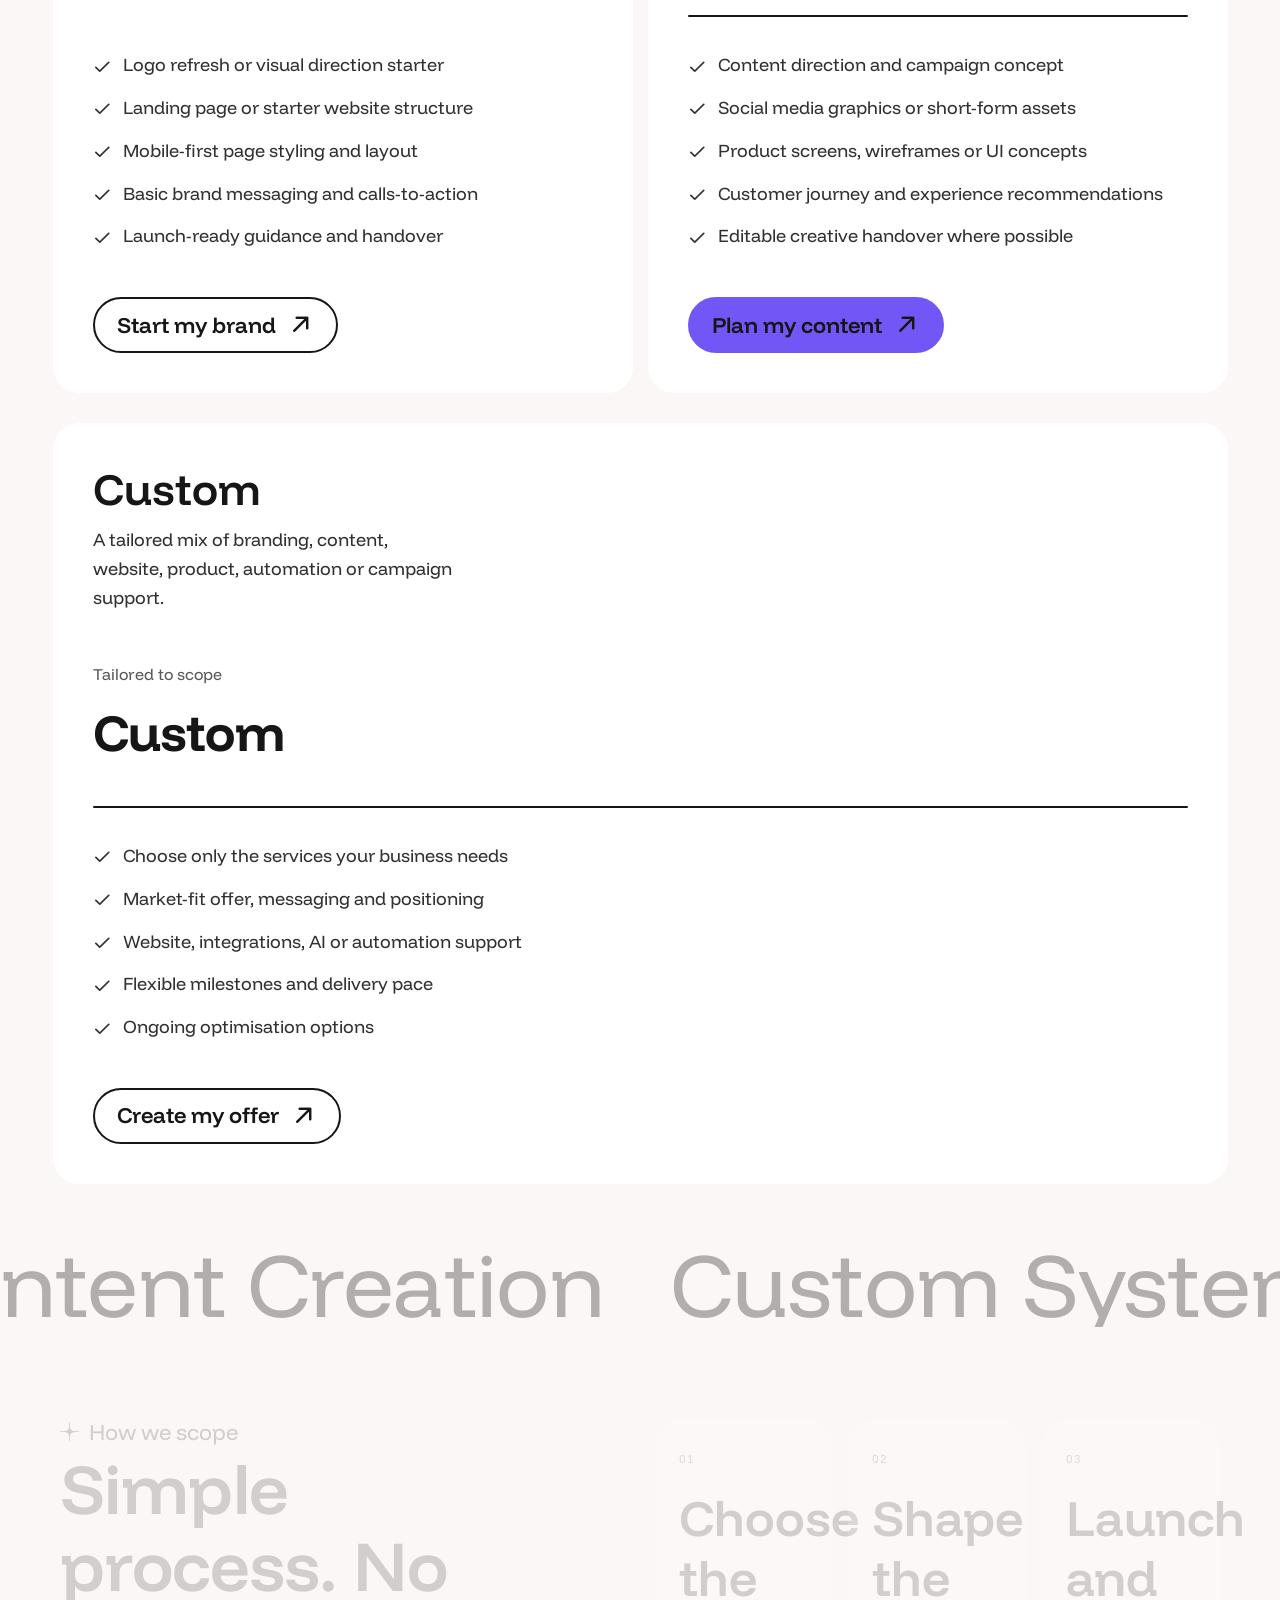
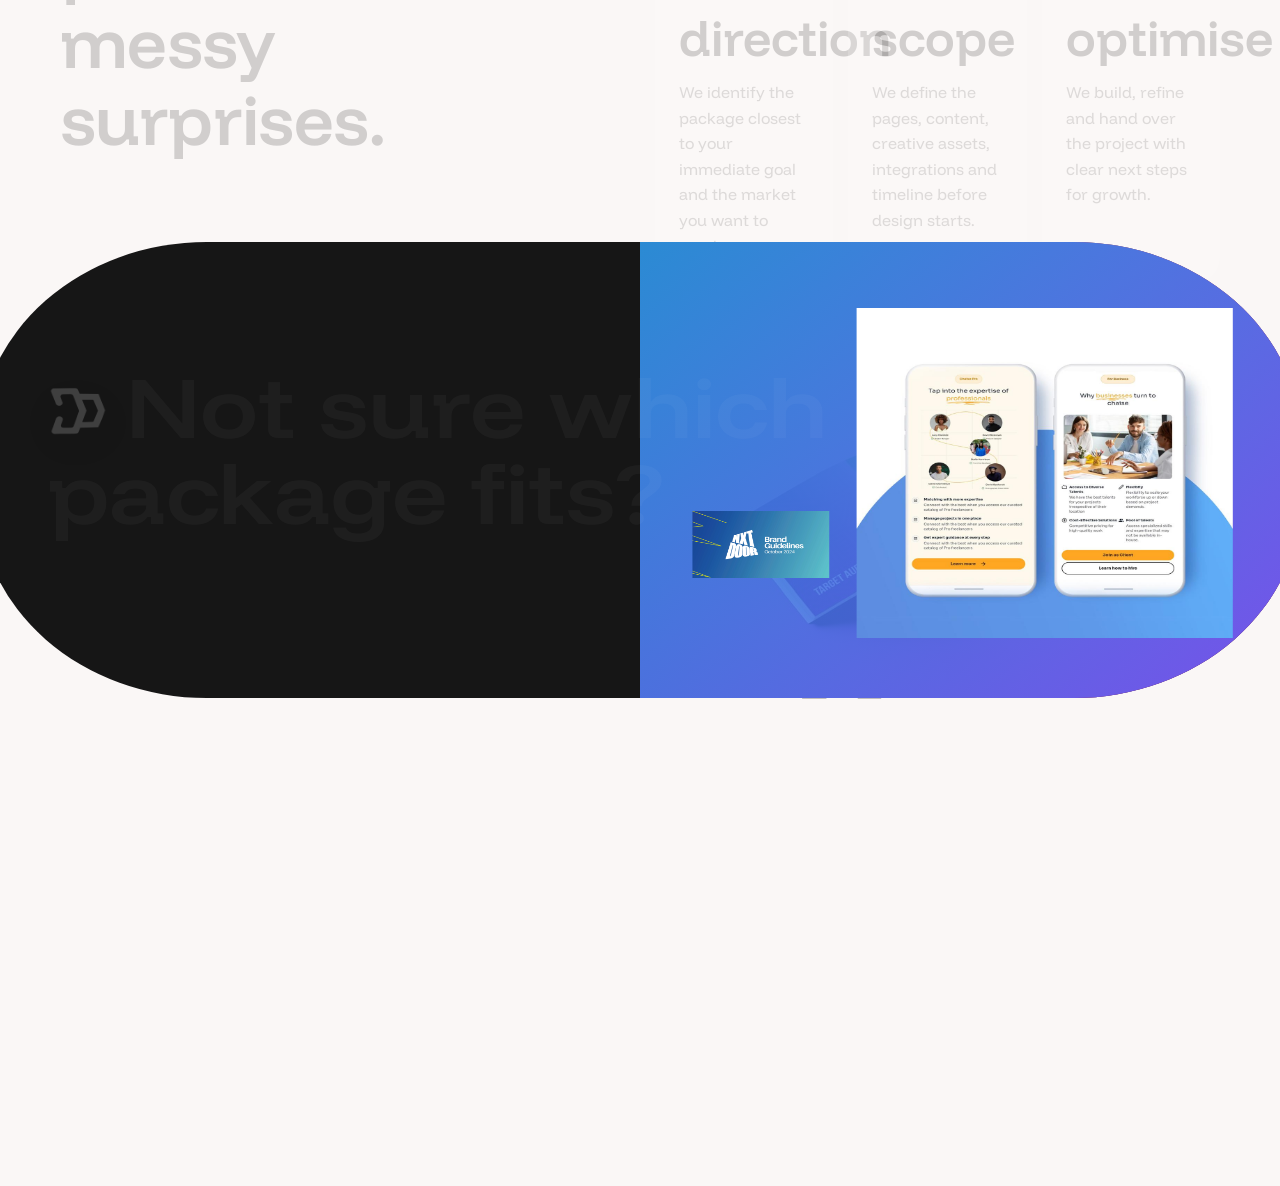
<file: pricing.html>
<!DOCTYPE html>
<html lang="en" dir="ltr">

  <head>
    <meta charset="UTF-8">

    <title>Pricing — Dream Digital</title>
    <meta name="description" content="Dream Digital pricing for custom websites, social media, brand strategy, branding, product platforms, integrations and custom market-fit offers.">
    <meta name="keywords" content="Dream Digital pricing, website design pricing, social media package, brand strategy package, branding package, digital agency pricing">
    <meta name="author" content="Dream Digital">

    <meta http-equiv="X-UA-Compatible" content="IE=edge">
    <meta name="viewport" content="width=device-width, initial-scale=1, maximum-scale=5">

    <link rel="icon" href="img/favicon/favicon.ico" sizes="any">
    <link rel="icon" href="img/favicon/favicon-32.png" type="image/png">
    <link rel="apple-touch-icon" href="img/favicon/apple-touch-icon.png">
    <link rel="manifest" href="img/favicon/manifest.webmanifest">

    <meta property="og:image:height" content="1200">
    <meta property="og:image:width" content="1200">
    <meta property="og:title" content="Pricing — Dream Digital">
    <meta property="og:description" content="Flexible digital agency offers starting from $299.">
    <meta property="og:url" content="https://dream-digital-africa.vercel.app/pricing.html">
    <meta property="og:image" content="https://dream-digital-africa.vercel.app/img/portfolio/chaise-marketplace-screens.jpeg">

    <link rel="stylesheet" type="text/css" href="css/plugins.css">
    <link rel="stylesheet" type="text/css" href="css/main.css">
    <link rel="stylesheet" type="text/css" href="css/dream-rayo.css">

    <script>
      localStorage.setItem('template.theme', 'light');
      const theme = localStorage.getItem('template.theme');
      const themeAttr = document.createAttribute('data-theme');
      themeAttr.value = 'light';
      document.documentElement.setAttributeNode(themeAttr);
    </script>
  </head>

  <body class="pricing-template">
        </div>
      </div>
    </div>

    <nav id="mxd-nav" class="mxd-nav__wrap" data-lenis-prevent>
      <div class="mxd-nav__contain loading__fade">
        <a href="#0" class="mxd-nav__hamburger" aria-label="Menu">
          <div class="hamburger__base"></div>
          <div class="hamburger__line"></div>
          <div class="hamburger__line"></div>
        </a>
      </div>
      <div class="mxd-menu__wrapper">
        <div class="mxd-menu__contain">
          <div class="mxd-menu__left">
            <div class="main-menu">
              <nav class="main-menu__content">
                <ul class="main-menu__simple">
                  <li class="main-menu__item"><a class="main-menu__link btn-anim" href="index.html"><span class="btn-caption">Home</span></a></li>
                  <li class="main-menu__item"><a class="main-menu__link btn-anim" href="about.html"><span class="btn-caption">About Us</span></a></li>
                  <li class="main-menu__item"><a class="main-menu__link btn-anim" href="services.html"><span class="btn-caption">Services</span></a></li>
                  <li class="main-menu__item"><a class="main-menu__link btn-anim" href="work.html"><span class="btn-caption">Works</span></a></li>
                  <li class="main-menu__item"><a class="main-menu__link btn-anim" href="insights.html"><span class="btn-caption">Insights</span></a></li>
                  <li class="main-menu__item"><a class="main-menu__link btn-anim" href="contact.html"><span class="btn-caption">Contact Us</span></a></li>
                  <li class="main-menu__item"><a class="main-menu__link btn-anim" href="pricing.html"><span class="btn-caption">Pricing</span></a></li>
                </ul>
                <ul id="main-menu" class="main-menu__accordion">
                  <li class="main-menu__item"></li>
                </ul>
              </nav>
            </div>
          </div>
          <div class="mxd-menu__right">
            <div class="menu-promo">
              <div class="menu-promo__content">
                <p class="menu-promo__caption menu-fade-in">Hello from Dream Digital.<br>Choose a focused package, then scale into the full digital engine.</p>
              </div>
            </div>
          </div>
          <button id="nav-close" class="mxd-menu__close close-button" aria-label="Close menu">
            <i class="ph ph-x"></i>
          </button>
        </div>
      </div>
    </nav>

    <header id="header" class="mxd-header">
      <div class="mxd-header__logo loading__fade">
        <a href="index.html" class="mxd-logo" aria-label="Dream Digital home">
          <span class="mxd-logo__text">Dream<br>Digital</span>
        </a>
      </div>
      <div class="mxd-header__controls">
        <button id="color-switcher" class="mxd-color-switcher loading__fade" type="button" role="switch" aria-label="light/dark mode" aria-checked="true"></button>
        <a class="btn btn-anim btn-default btn-mobile-icon btn-outline slide-right-up loading__fade" href="contact.html">
          <span class="btn-caption">Start a project</span>
          <i class="ph-bold ph-arrow-up-right"></i>
        </a>
      </div>
    </header>

    <main id="mxd-page-content" class="mxd-page-content inner-page-content">

      <div class="mxd-section mxd-section-inner-headline padding-headline-pre-grid">
        <div class="mxd-container grid-container">
          <div class="mxd-block loading-wrap">
            <div class="container-fluid px-0">
              <div class="row gx-0">
                <div class="col-12 col-xl-10 mxd-grid-item no-margin">
                  <div class="mxd-inner-headline">
                    <p class="mxd-inner-headline__subtitle loading__item">
                      <span>Pricing</span>
                    </p>
                    <h1 class="mxd-inner-headline__title headline-img-before headline-img-07 loading__item">Start smart.<br>Scale beautifully.</h1>
                    <p class="inner-headline__text t-large t-bright loading__item pricing-template__intro">Choose a focused starter or custom build. Every package is scoped around your audience, deliverables and launch timeline before work begins.</p>
                  </div>
                </div>
              </div>
            </div>
          </div>
        </div>
      </div>

      <div class="mxd-section padding-grid">
        <div class="mxd-container grid-container">
          <div class="mxd-block">
            <div class="container-fluid px-0">
              <div class="row gx-0 justify-content-between">
                <div class="col-12 col-xl-5 mxd-grid-item anim-uni-in-up">
                  <p class="mxd-point-subtitle">
                    <img class="inject-me" src="img/icons/20x20-rayo-star.svg" alt="">
                    Flexible packages
                  </p>
                  <h2 class="mxd-section-title">Choose the offer that fits your next move.</h2>
                </div>
                <div class="col-12 col-xl-6 mxd-grid-item anim-uni-in-up">
                  <p class="t-large">These starting points help you move quickly without overbuying. After a short conversation, we confirm the exact deliverables, timeline and investment before work begins.</p>
                </div>
              </div>
            </div>
          </div>

          <div class="mxd-block">
            <div class="mxd-pricing-table loading__fade">
              <div class="container-fluid p-0">
                <div class="row g-0 pricing-template__cards">
                  <div class="col-12 col-lg-6 col-xxl-4 mxd-pricing-table__item">
                    <div class="mxd-pricing-table__inner">
                      <div class="mxd-pricing-table__data pricing-data">
                        <div class="pricing-data__header">
                          <p class="pricing-header__title">Branding &amp; Website</p>
                          <p class="pricing-header__descr">A focused starter for brands that need a credible identity and a clean online presence.</p>
                        </div>
                        <div class="pricing-data__price">
                          <p class="pricing-template__from">Starting at</p>
                          <div class="pricing-data__num">
                            <span class="pricing-data__currency">$</span>
                            <span class="pricing-data__amount">99</span>
                            <span class="pricing-data__period">USD</span>
                          </div>
                        </div>
                        <div class="pricing-data__divider"></div>
                        <div class="pricing-data__features">
                          <ul class="mxd-check-list">
                            <li><i class="ph-bold ph-check"></i><span>Logo refresh or visual direction starter</span></li>
                            <li><i class="ph-bold ph-check"></i><span>Landing page or starter website structure</span></li>
                            <li><i class="ph-bold ph-check"></i><span>Mobile-first page styling and layout</span></li>
                            <li><i class="ph-bold ph-check"></i><span>Basic brand messaging and calls-to-action</span></li>
                            <li><i class="ph-bold ph-check"></i><span>Launch-ready guidance and handover</span></li>
                          </ul>
                        </div>
                      </div>
                      <div class="mxd-pricing-table__btn">
                        <a class="btn btn-anim btn-default btn-outline slide-right-up" href="contact.html">
                          <span class="btn-caption">Start my brand</span>
                          <i class="ph-bold ph-arrow-up-right"></i>
                        </a>
                      </div>
                    </div>
                  </div>

                  <div class="col-12 col-lg-6 col-xxl-4 mxd-pricing-table__item">
                    <div class="mxd-pricing-table__inner best-choice">
                      <div class="mxd-pricing-table__tag">
                        <span class="tag tag-default tag-permanent">Popular</span>
                      </div>
                      <div class="mxd-pricing-table__data pricing-data">
                        <div class="pricing-data__header">
                          <p class="pricing-header__title">Content Creation &amp; Product Design</p>
                          <p class="pricing-header__descr">Creative assets and product direction for brands that need stronger content and digital experiences.</p>
                        </div>
                        <div class="pricing-data__price">
                          <p class="pricing-template__from">Starting at</p>
                          <div class="pricing-data__num">
                            <span class="pricing-data__currency">$</span>
                            <span class="pricing-data__amount">199</span>
                            <span class="pricing-data__period">USD</span>
                          </div>
                        </div>
                        <div class="pricing-data__divider"></div>
                        <div class="pricing-data__features">
                          <ul class="mxd-check-list">
                            <li><i class="ph-bold ph-check"></i><span>Content direction and campaign concept</span></li>
                            <li><i class="ph-bold ph-check"></i><span>Social media graphics or short-form assets</span></li>
                            <li><i class="ph-bold ph-check"></i><span>Product screens, wireframes or UI concepts</span></li>
                            <li><i class="ph-bold ph-check"></i><span>Customer journey and experience recommendations</span></li>
                            <li><i class="ph-bold ph-check"></i><span>Editable creative handover where possible</span></li>
                          </ul>
                        </div>
                      </div>
                      <div class="mxd-pricing-table__btn">
                        <a class="btn btn-anim btn-default btn-additional slide-right-up" href="contact.html">
                          <span class="btn-caption">Plan my content</span>
                          <i class="ph-bold ph-arrow-up-right"></i>
                        </a>
                      </div>
                    </div>
                  </div>

                  <div class="col-12 col-lg-12 col-xxl-4 mxd-pricing-table__item">
                    <div class="mxd-pricing-table__inner">
                      <div class="mxd-pricing-table__data pricing-data">
                        <div class="pricing-data__header">
                          <p class="pricing-header__title">Custom</p>
                          <p class="pricing-header__descr">A tailored mix of branding, content, website, product, automation or campaign support.</p>
                        </div>
                        <div class="pricing-data__price">
                          <p class="pricing-template__from">Tailored to scope</p>
                          <div class="pricing-data__num pricing-data__num--custom">
                            <span class="pricing-data__amount pricing-data__amount--custom">Custom</span>
                          </div>
                        </div>
                        <div class="pricing-data__divider"></div>
                        <div class="pricing-data__features">
                          <ul class="mxd-check-list">
                            <li><i class="ph-bold ph-check"></i><span>Choose only the services your business needs</span></li>
                            <li><i class="ph-bold ph-check"></i><span>Market-fit offer, messaging and positioning</span></li>
                            <li><i class="ph-bold ph-check"></i><span>Website, integrations, AI or automation support</span></li>
                            <li><i class="ph-bold ph-check"></i><span>Flexible milestones and delivery pace</span></li>
                            <li><i class="ph-bold ph-check"></i><span>Ongoing optimisation options</span></li>
                          </ul>
                        </div>
                      </div>
                      <div class="mxd-pricing-table__btn">
                        <a class="btn btn-anim btn-default btn-outline slide-right-up" href="contact.html">
                          <span class="btn-caption">Create my offer</span>
                          <i class="ph-bold ph-arrow-up-right"></i>
                        </a>
                      </div>
                    </div>
                  </div>
                </div>
              </div>
            </div>
          </div>
        </div>
      </div>

      <div class="mxd-section padding-mtext">
        <div class="mxd-container fullwidth-container">
          <div class="mxd-block">
            <div class="marquee marquee-right--gsap muted-extra">
              <div class="marquee__toright">
                <div class="marquee__item one-line item-regular text"><p class="marquee__text">Starting from $99</p></div>
                <div class="marquee__item one-line item-regular text"><p class="marquee__text">Websites</p></div>
                <div class="marquee__item one-line item-regular text"><p class="marquee__text">Product Design</p></div>
                <div class="marquee__item one-line item-regular text"><p class="marquee__text">Content Creation</p></div>
                <div class="marquee__item one-line item-regular text"><p class="marquee__text">Custom Systems</p></div>
                <div class="marquee__item one-line item-regular text"><p class="marquee__text">Market Fit</p></div>
              </div>
            </div>
          </div>
        </div>
      </div>

      <div class="mxd-section padding-grid">
        <div class="mxd-container grid-container">
          <div class="mxd-block">
            <div class="container-fluid px-0">
              <div class="row gx-0 justify-content-between">
                <div class="col-12 col-xl-5 mxd-grid-item no-margin anim-uni-in-up">
                  <p class="mxd-point-subtitle">
                    <img class="inject-me" src="img/icons/20x20-rayo-star.svg" alt="">
                    How we scope
                  </p>
                  <h2 class="mxd-section-title">Simple process. No messy surprises.</h2>
                </div>
                <div class="col-12 col-xl-6 mxd-grid-item no-margin">
                  <div class="pricing-template__process-grid">
                    <article class="pricing-template__process-card anim-uni-in-up">
                      <span>01</span>
                      <h3>Choose the direction</h3>
                      <p class="t-small">We identify the package closest to your immediate goal and the market you want to reach.</p>
                    </article>
                    <article class="pricing-template__process-card anim-uni-in-up">
                      <span>02</span>
                      <h3>Shape the scope</h3>
                      <p class="t-small">We define the pages, content, creative assets, integrations and timeline before design starts.</p>
                    </article>
                    <article class="pricing-template__process-card anim-uni-in-up">
                      <span>03</span>
                      <h3>Launch and optimise</h3>
                      <p class="t-small">We build, refine and hand over the project with clear next steps for growth.</p>
                    </article>
                  </div>
                </div>
              </div>
            </div>
          </div>
        </div>
      </div>

      <div class="mxd-section overflow-hidden">
        <div class="mxd-container">
          <div class="mxd-block">
            <div class="mxd-promo">
              <div class="mxd-promo__inner anim-zoom-out-container">
                <div class="mxd-promo__bg"></div>
                <div class="mxd-promo__content">
                  <p class="mxd-promo__title anim-uni-in-up">
                    <span class="mxd-promo__icon"><img src="img/favicon/dream-icon-white.png" alt="Dream Digital icon"></span>
                    <span class="mxd-promo__caption reveal-type">Not sure which package fits?</span>
                  </p>
                  <div class="mxd-promo__controls anim-uni-in-up">
                    <a class="btn btn-anim btn-default btn-large btn-additional slide-right-up" href="contact.html">
                      <span class="btn-caption">Let’s shape it together</span>
                      <i class="ph-bold ph-arrow-up-right"></i>
                    </a>
                  </div>
                </div>
                <div class="mxd-promo__images">
                  <img class="promo-image promo-image-1" src="img/portfolio/chaise-marketplace-screens.jpeg" alt="Dream Digital web and mobile product work">
                  <img class="promo-image promo-image-2" src="img/portfolio/custom/brand-mockups/nxtdoor-guidelines.png" alt="Dream Digital brand strategy work">
                </div>
              </div>
            </div>
          </div>
        </div>
      </div>

    </main>

    <footer id="mxd-footer" class="mxd-footer">
      <div class="mxd-footer__text-wrap">
        <div class="fullwidth-text__tl-trigger"></div>
        <div class="mxd-footer__fullwidth-text anim-top-to-bottom"></div>
      </div>

      <div class="mxd-footer__footer-blocks">
        <div class="footer-blocks__tl-trigger"></div>
        <div class="container-fluid px-0">
          <div class="row gx-0">
            <div class="col-12 col-xl-4 mxd-footer__footer-block footer-block-1 anim-uni-in-up">
              <p class="footer-block__title">Dream Digital</p>
              <p class="footer-block__text">Strategy, branding, product design, software, AI and digital growth systems for ambitious organisations.</p>
            </div>
            <div class="col-12 col-xl-4 mxd-footer__footer-block footer-block-2 anim-uni-in-up">
              <p class="footer-block__title">Contact</p>
              <p class="footer-block__text"><a class="no-effect" href="mailto:dreamdigitalafrica@gmail.com">dreamdigitalafrica@gmail.com</a></p>
              <p class="footer-block__text"><a class="no-effect" href="tel:+2347037078046">+234 703 707 8046</a></p>
            </div>
            <div class="col-12 col-xl-4 mxd-footer__footer-block footer-block-3 anim-uni-in-up">
              <p class="footer-block__title">Explore</p>
              <ul class="footer-block__nav">
                <li><a href="about.html">About Us</a></li>
                <li><a href="services.html">Services</a></li>
                <li><a href="work.html">Works</a></li>
                <li><a href="insights.html">Insights</a></li>
                <li><a href="pricing.html">Pricing</a></li>
                <li><a href="contact.html">Contact Us</a></li>
              </ul>
            </div>
          </div>
        </div>
      </div>
    </footer>

    <a href="#0" id="to-top" class="btn btn-to-top slide-up">
      <i class="ph ph-arrow-up"></i>
    </a>

    <script src="js/rayo-libs.min.js"></script>
    <script src="js/rayo-app.js"></script>
  </body>

</html>
</file>
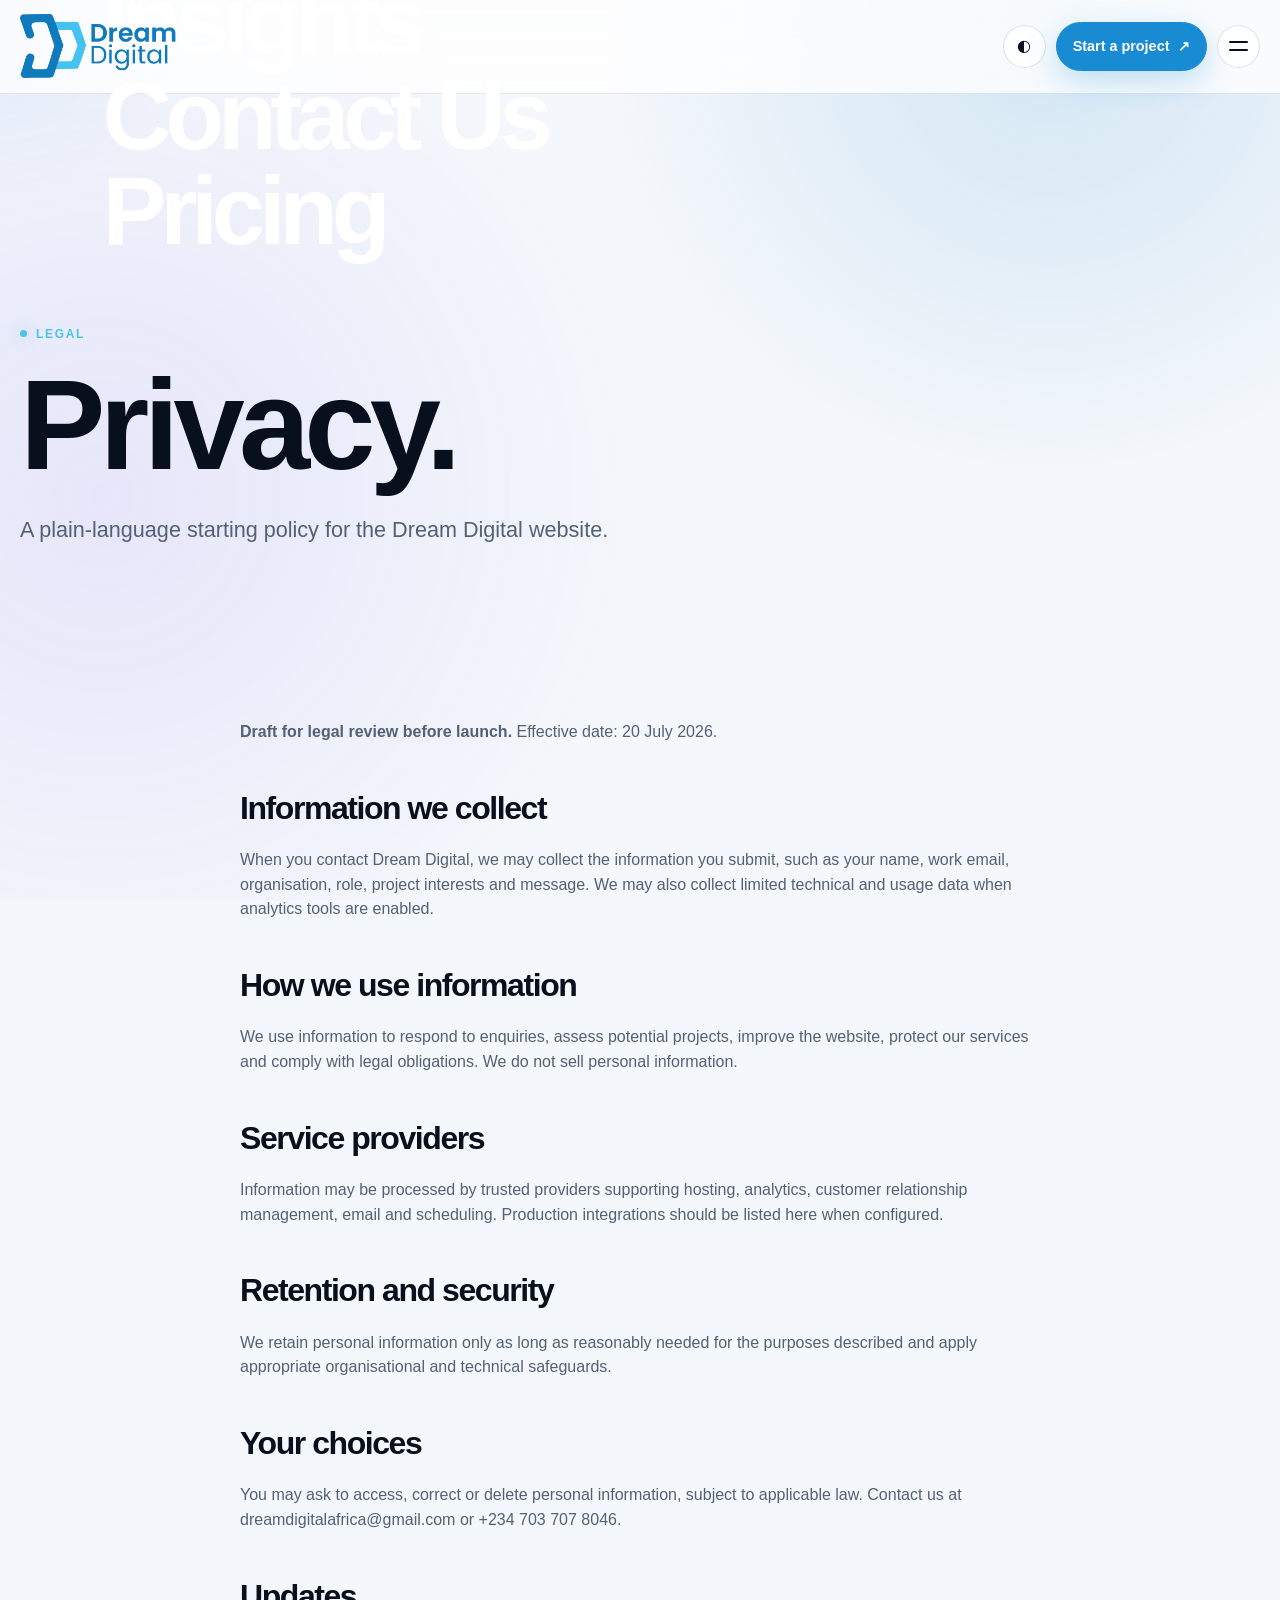
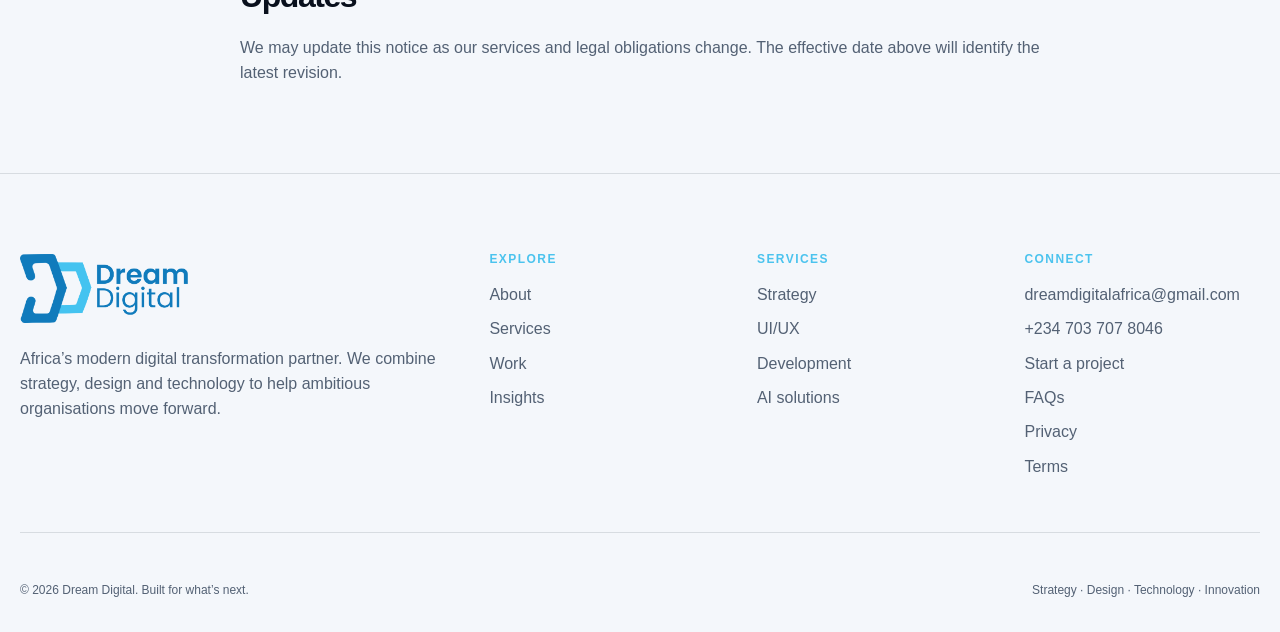
<file: privacy.html>
<!doctype html>
<html lang="en" data-theme="light">
<head>
  <meta charset="utf-8">
  <meta name="viewport" content="width=device-width,initial-scale=1">
  <title>Privacy — Dream Digital</title>
  <meta name="description" content="Dream Digital privacy notice.">
  <link rel="icon" href="img/favicon/favicon.ico" sizes="any">
  <link rel="icon" href="img/favicon/favicon-32.png" type="image/png">
  <link rel="apple-touch-icon" href="img/favicon/apple-touch-icon.png">
  <link rel="manifest" href="img/favicon/manifest.webmanifest">
  <link rel="stylesheet" href="css/dream-inner.css">
  <script defer src="js/main.js"></script>
</head>
<body>
  <div data-header></div>
  <main id="main">
    <section class="page-hero"><div class="container"><p class="eyebrow">Legal</p><h1>Privacy.</h1><p class="lead">A plain-language starting policy for the Dream Digital website.</p></div></section>
    <section class="section-sm">
      <article class="container legal">
        <p><strong>Draft for legal review before launch.</strong> Effective date: 20 July 2026.</p>
        <h2>Information we collect</h2>
        <p>When you contact Dream Digital, we may collect the information you submit, such as your name, work email, organisation, role, project interests and message. We may also collect limited technical and usage data when analytics tools are enabled.</p>
        <h2>How we use information</h2>
        <p>We use information to respond to enquiries, assess potential projects, improve the website, protect our services and comply with legal obligations. We do not sell personal information.</p>
        <h2>Service providers</h2>
        <p>Information may be processed by trusted providers supporting hosting, analytics, customer relationship management, email and scheduling. Production integrations should be listed here when configured.</p>
        <h2>Retention and security</h2>
        <p>We retain personal information only as long as reasonably needed for the purposes described and apply appropriate organisational and technical safeguards.</p>
        <h2>Your choices</h2>
        <p>You may ask to access, correct or delete personal information, subject to applicable law. Contact us at <a href="mailto:dreamdigitalafrica@gmail.com?subject=Privacy%20request">dreamdigitalafrica@gmail.com</a> or <a href="tel:+2347037078046">+234 703 707 8046</a>.</p>
        <h2>Updates</h2>
        <p>We may update this notice as our services and legal obligations change. The effective date above will identify the latest revision.</p>
      </article>
    </section>
  </main>
  <div data-footer></div>
</body>
</html>
</file>
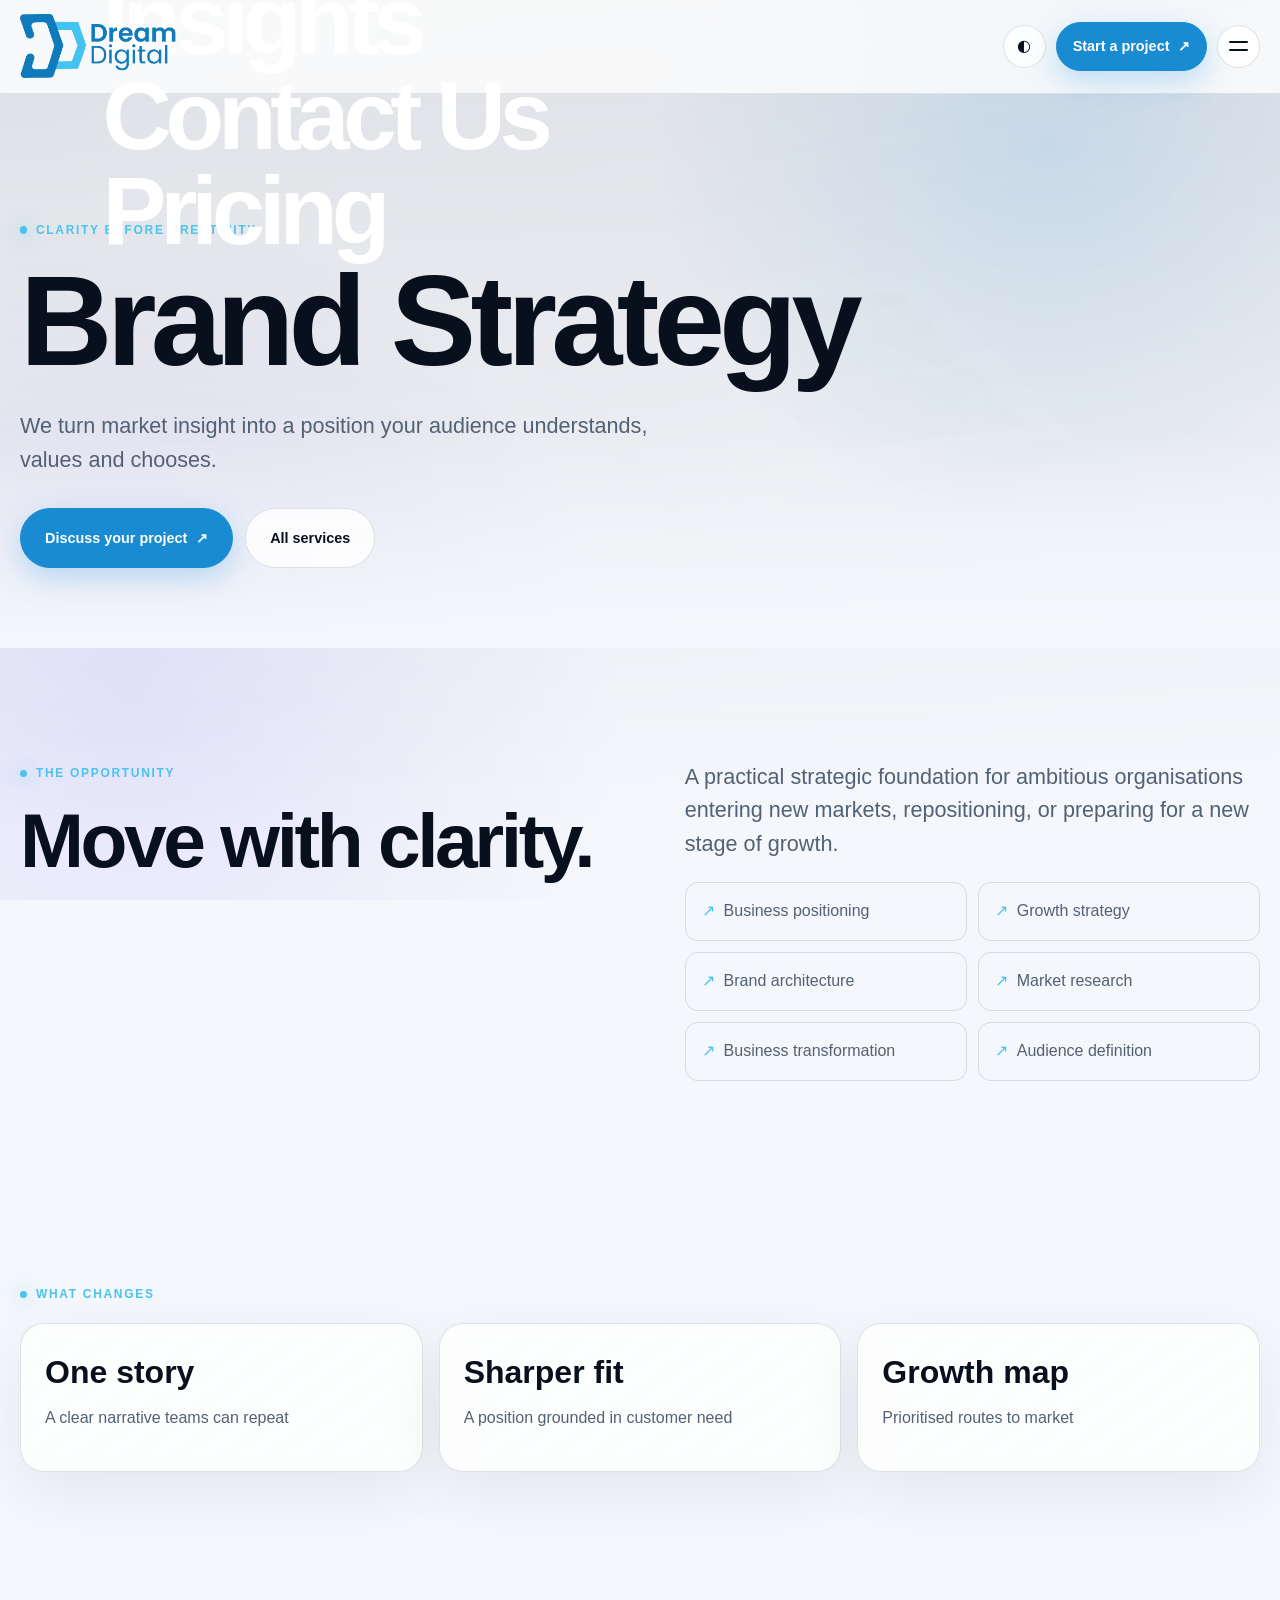
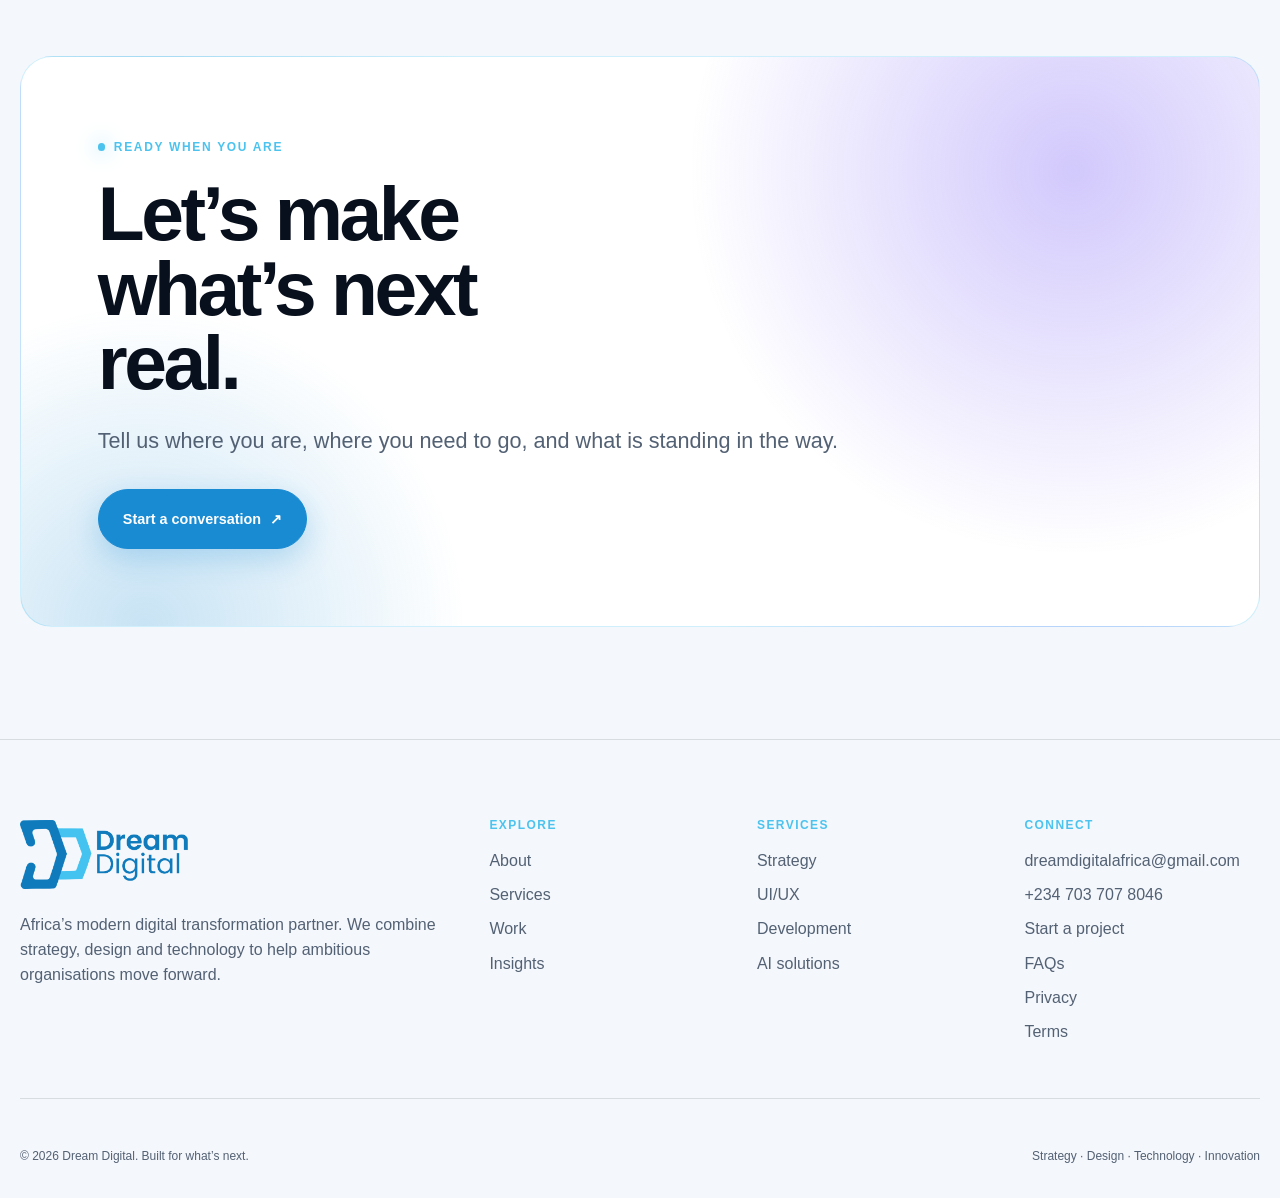
<file: service.html>
<!doctype html><html lang="en" data-theme="light"><head><meta charset="utf-8"><meta name="viewport" content="width=device-width,initial-scale=1"><title>Service — Dream Digital</title><meta name="description" content="Explore a Dream Digital service and start a focused conversation about your next move."><link rel="icon" href="img/favicon/favicon.ico" sizes="any">
  <link rel="icon" href="img/favicon/favicon-32.png" type="image/png">
  <link rel="apple-touch-icon" href="img/favicon/apple-touch-icon.png">
  <link rel="manifest" href="img/favicon/manifest.webmanifest"><link rel="stylesheet" href="css/dream-rayo.css"><link rel="stylesheet" href="css/dream-inner.css"><script defer src="js/main.js"></script></head><body class="rayo-inner-page services-page"><div data-header></div><main id="main" data-service-detail></main><div data-footer></div></body></html>
</file>
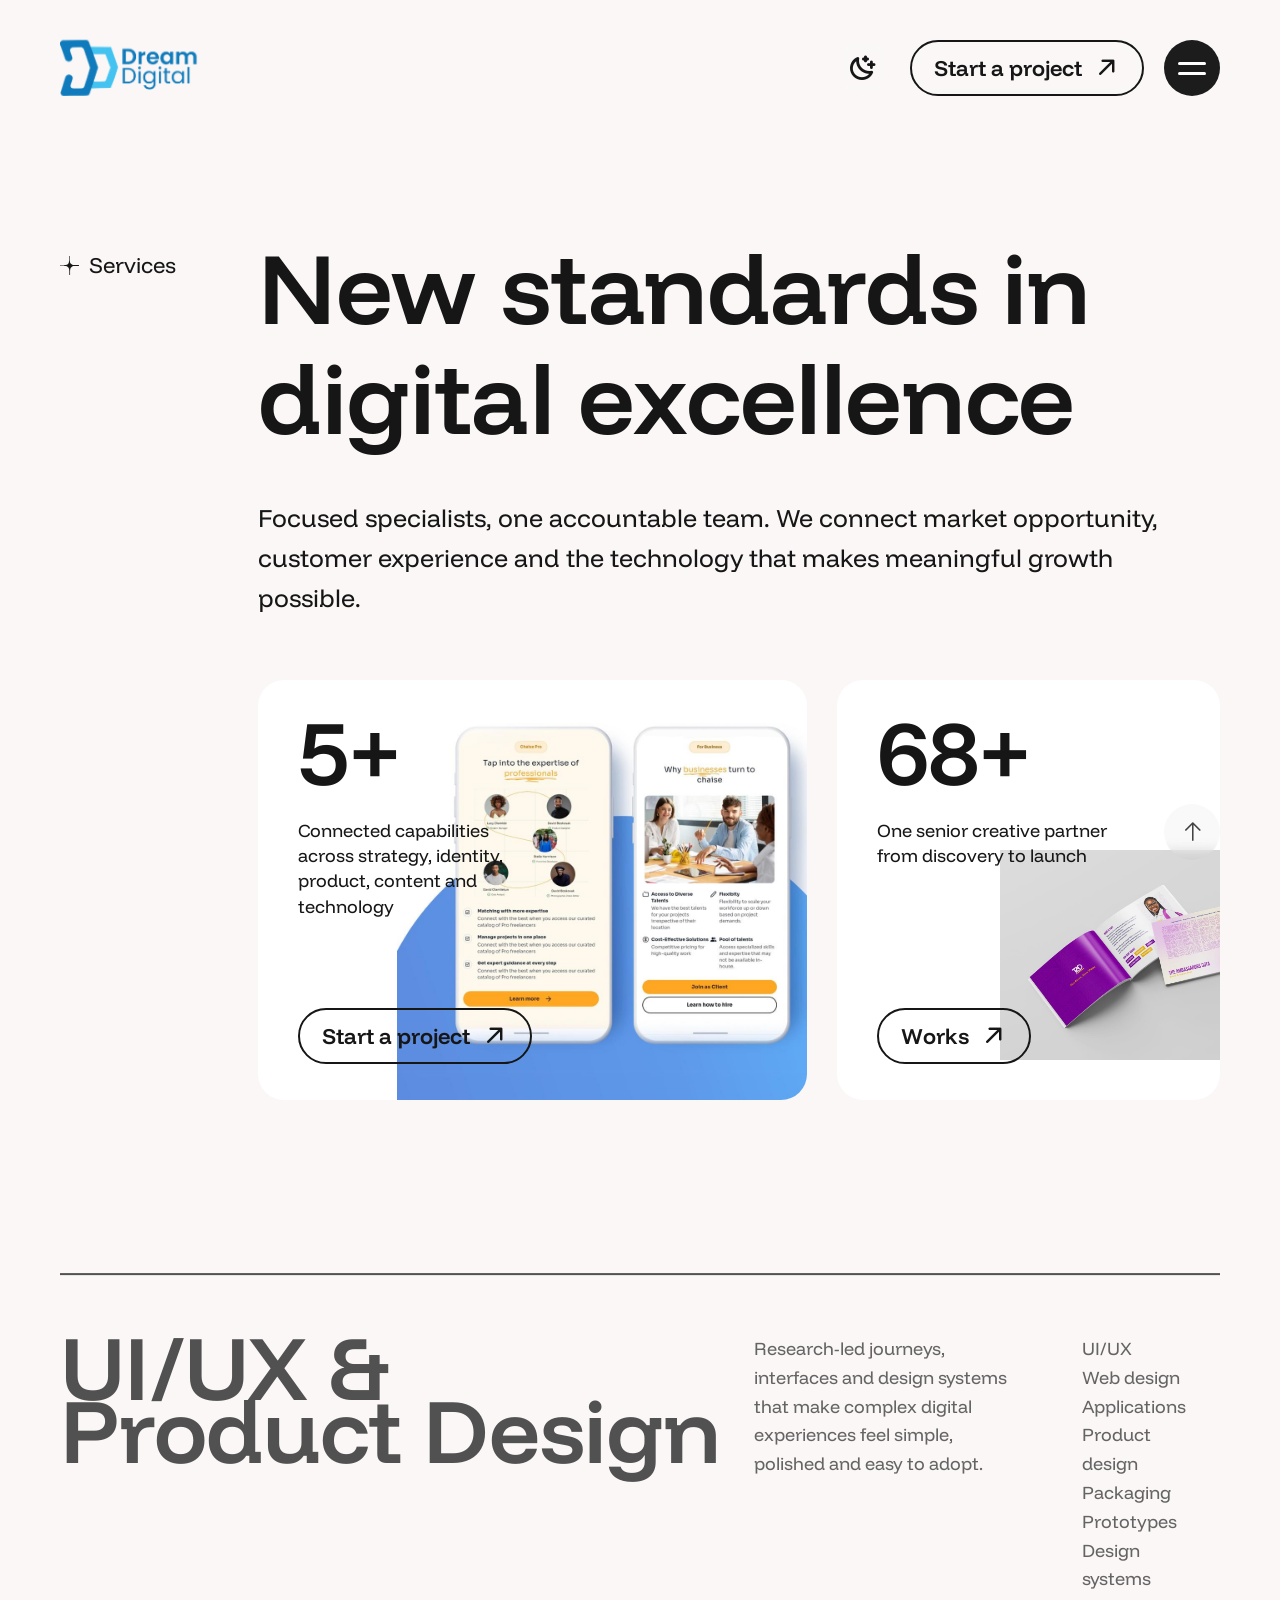
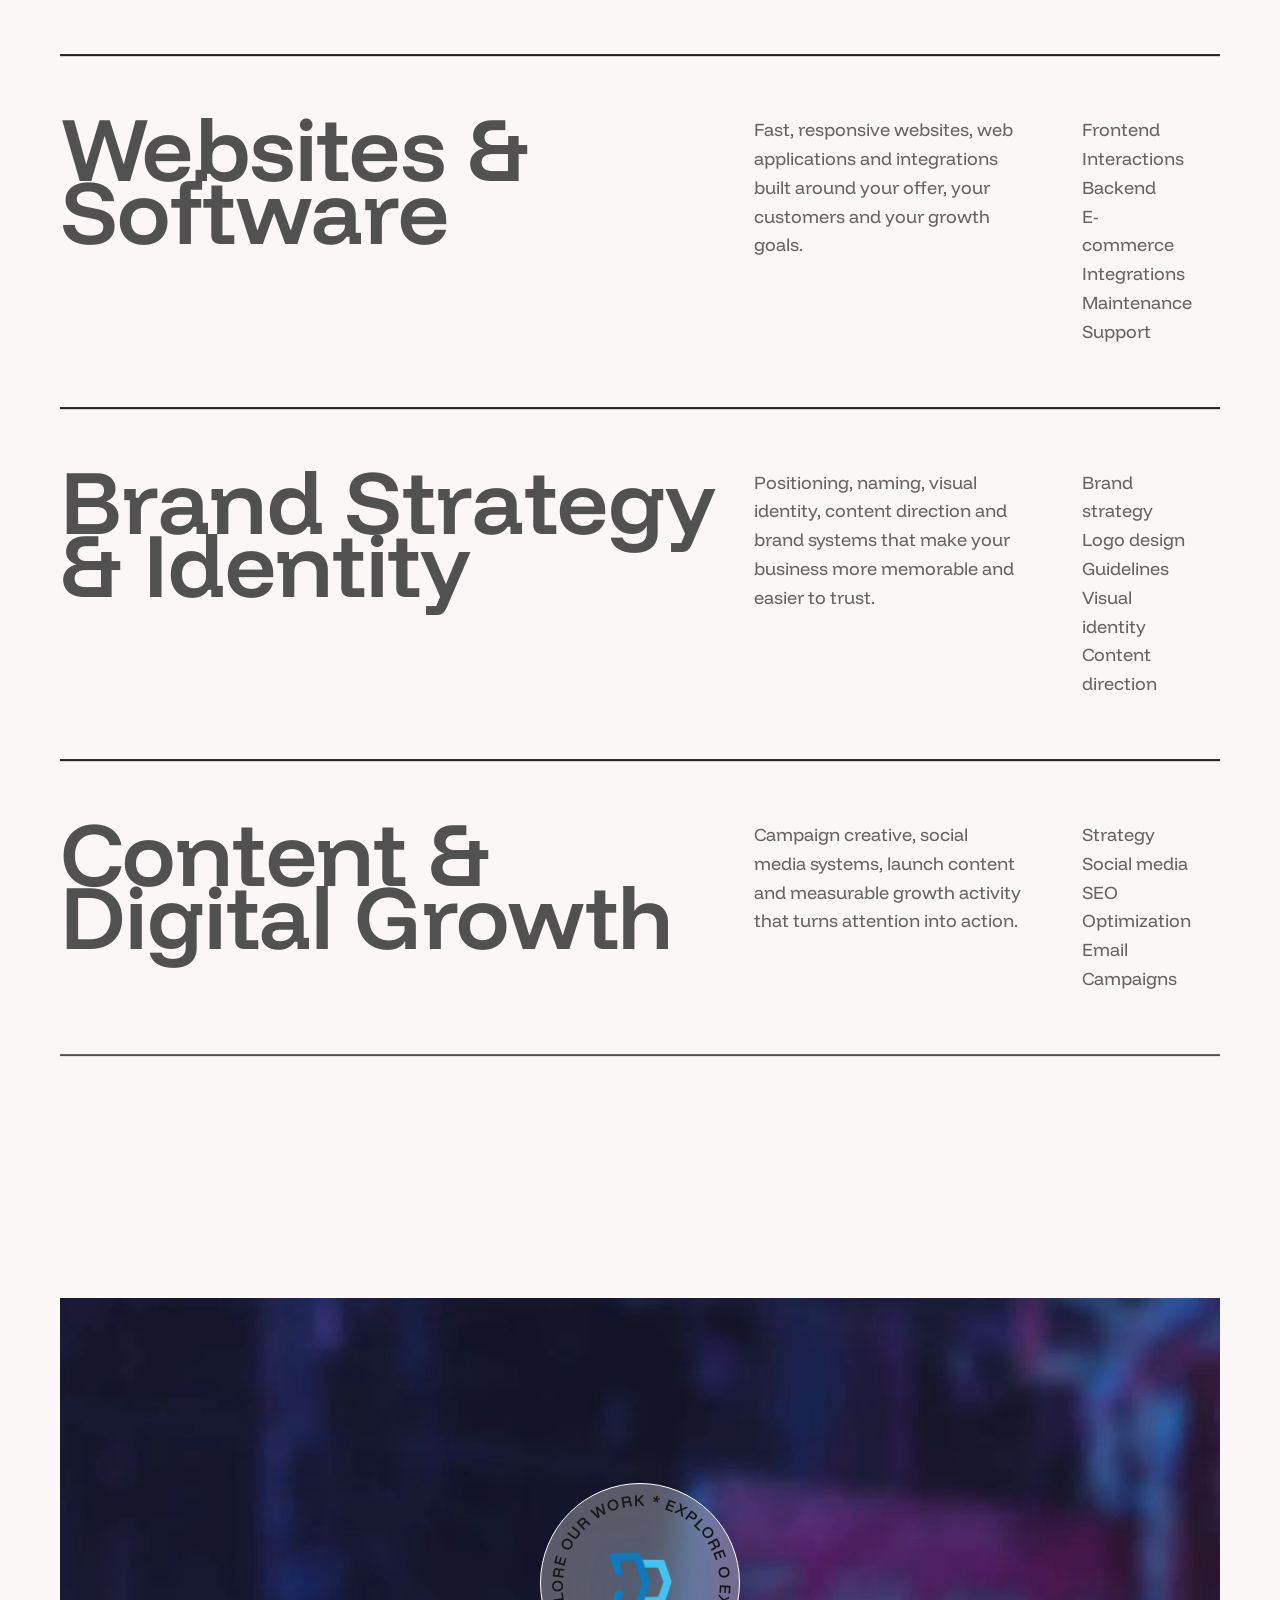
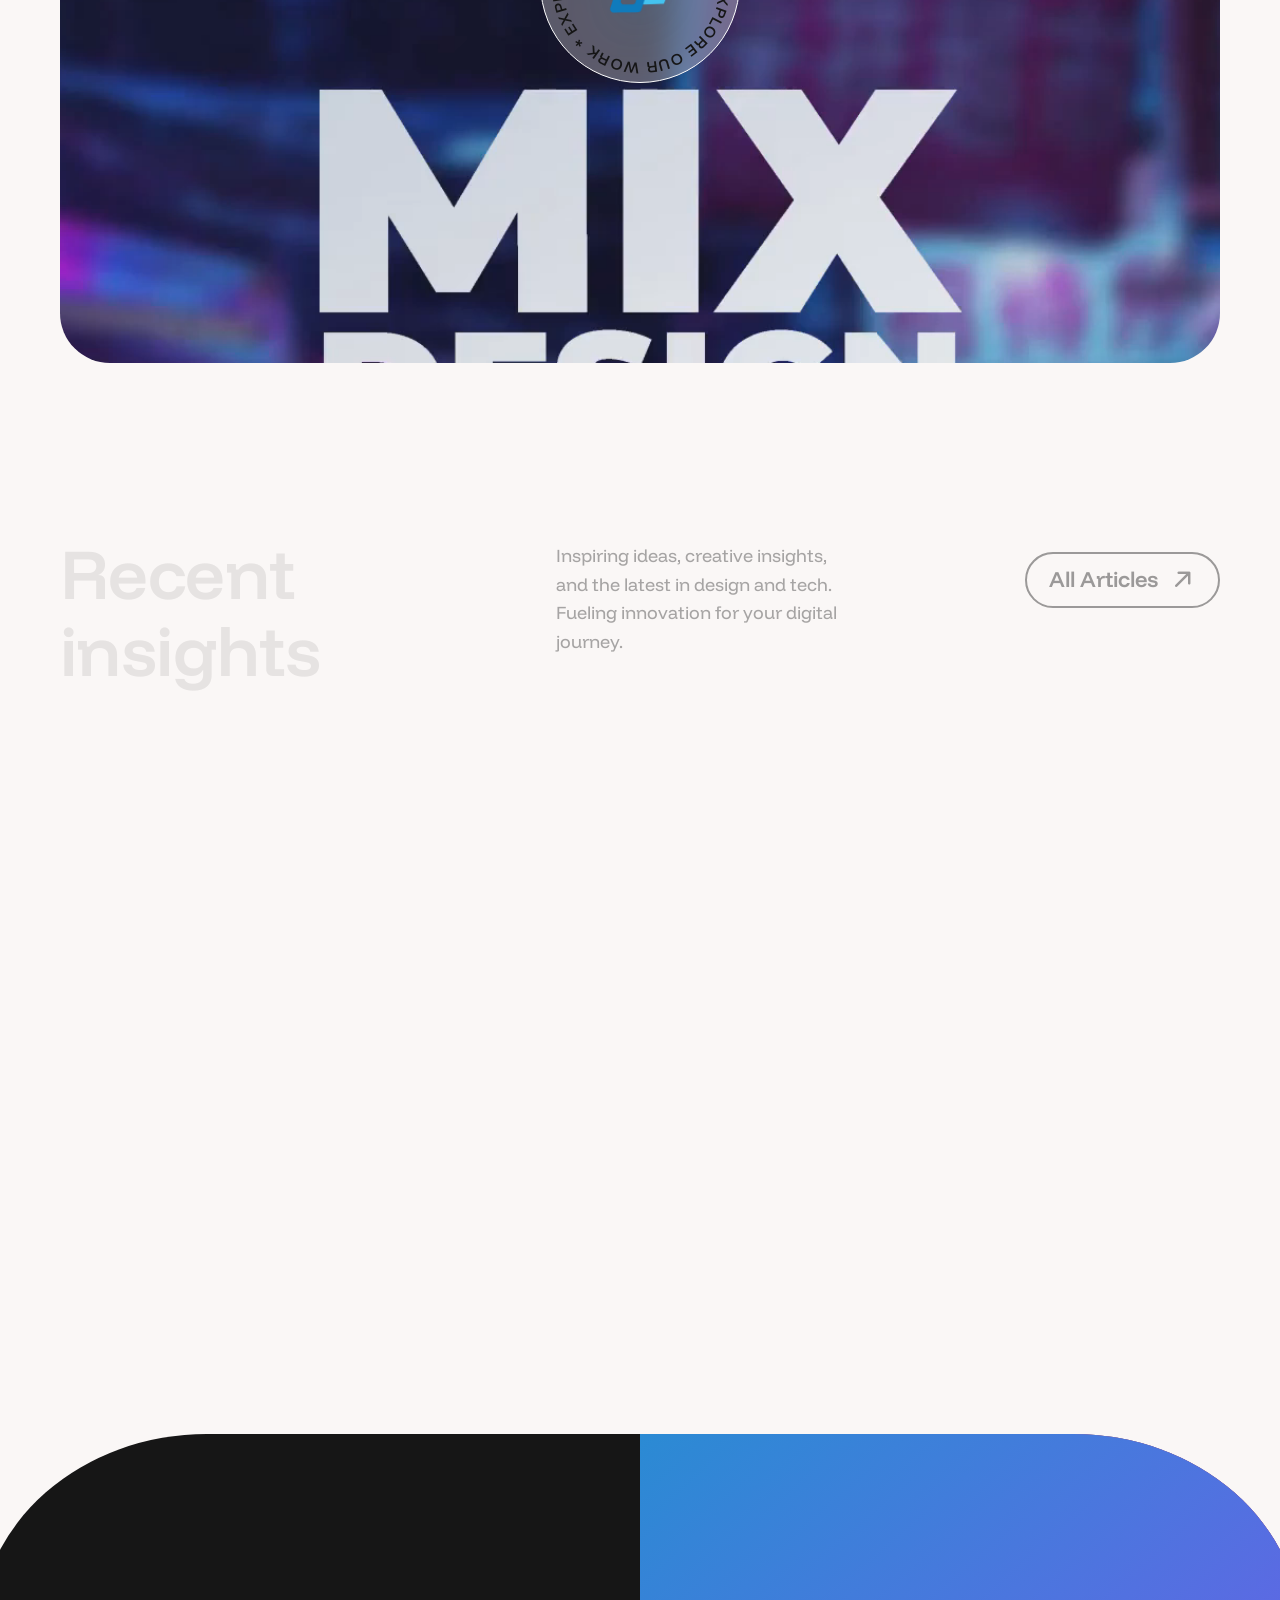
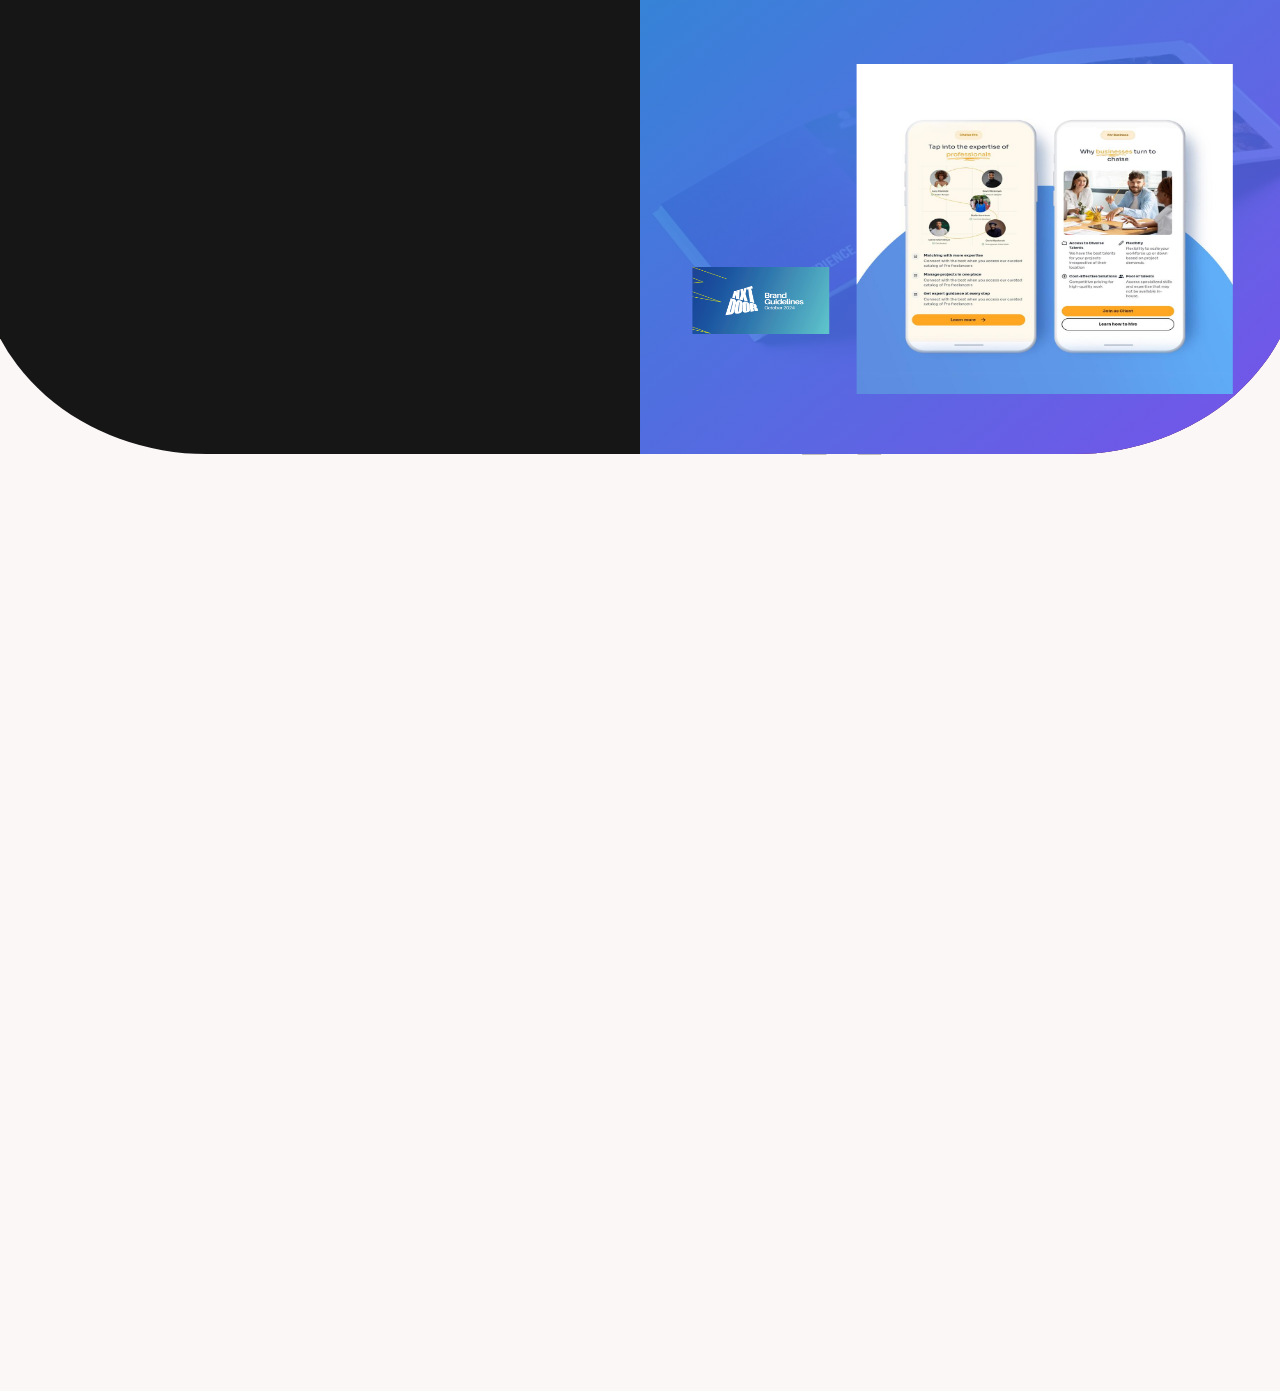
<file: services.html>
<!DOCTYPE html>
<html lang="en" dir="ltr">

  <head>
    <meta charset="UTF-8">

    <!-- Page Title -->
    <title>Services — Dream Digital</title>

    <!-- Meta Tags -->
    <meta name="description" content="Dream Digital services for brand strategy, branding, UI/UX, websites, software, AI, multimedia, digital marketing and business growth.">
    <meta name="keywords" content="Dream Digital services, branding, website design, UI UX, software development, AI solutions, digital marketing, product design">
    <meta name="author" content="Dream Digital">

    <!-- Viewport Meta-->
    <meta http-equiv="X-UA-Compatible" content="IE=edge">
    <meta name="viewport" content="width=device-width, initial-scale=1.0, viewport-fit=cover">

    <!-- Template Favicon & Icons Start -->
    <link rel="icon" href="img/favicon/favicon.ico" sizes="any">
    <link rel="icon" href="img/favicon/icon.svg" type="image/svg+xml">
    <link rel="apple-touch-icon" href="img/favicon/apple-touch-icon.png">
    <link rel="manifest" href="img/favicon/manifest.webmanifest">
    <!-- Template Favicon & Icons End -->

    <!-- Facebook Metadata Start -->
    <meta property="og:image:height" content="1200">
    <meta property="og:image:width" content="1200">
    <meta property="og:title" content="Services — Dream Digital">
    <meta property="og:description" content="Integrated strategy, design, technology and growth services for ambitious organisations.">
    <meta property="og:url" content="https://dream-digital-africa.vercel.app/services.html">
    <meta property="og:image" content="https://dream-digital-africa.vercel.app/img/portfolio/chaise-marketplace-screens.jpeg">
    <!-- Facebook Metadata End -->

    <!-- Template Styles Start -->
    <link rel="stylesheet" type="text/css" href="css/plugins.css">
    <link rel="stylesheet" type="text/css" href="css/main.css">
    <link rel="stylesheet" type="text/css" href="css/dream-rayo.css">
    <!-- Template Styles End -->

    <script>
      localStorage.setItem('template.theme', 'light');
      const themeAttr = document.createAttribute('data-theme');
      themeAttr.value = 'light';
      document.documentElement.setAttributeNode(themeAttr);
    </script>

    <!-- Custom Browser Color Start -->
    <meta name="theme-color" media="(prefers-color-scheme: light)" content="#FAF7F6">
    <meta name="theme-color" media="(prefers-color-scheme: dark)" content="#161616">
    <meta name="msapplication-navbutton-color" content="#161616">
    <meta name="mobile-web-app-capable" content="yes">
    <meta name="apple-mobile-web-app-status-bar-style" content="black-translucent">
    <!-- Custom Browser Color End -->

  </head>

  <body class="services-template">
        </div>
      </div>
    </div>

    <!-- Menu & Menu Hamburger Start -->
    <nav class="mxd-nav__wrap" data-lenis-prevent="">

      <!-- Hamburger Start -->
      <div class="mxd-nav__contain loading__fade">
        <a href="#0" class="mxd-nav__hamburger" aria-label="Menu">
          <!-- flip element -->
          <div class="hamburger__base"></div>
          <div class="hamburger__line"></div>
          <div class="hamburger__line"></div>
        </a>
      </div>
      <!-- Hamburger End -->

      <!-- Main Navigation Start -->
      <div class="mxd-menu__wrapper">
        <!-- background active layer -->
        <div class="mxd-menu__base"></div>
        <!-- menu container -->
        <div class="mxd-menu__contain">
          <div class="mxd-menu__inner">
            <!-- left side -->
            <div class="mxd-menu__left">
              <p class="mxd-menu__caption menu-fade-in">✦ Strategy, design and technology<br>for the next era of growth</p>
              <div class="main-menu">
                <nav class="main-menu__content">
                  <ul class="main-menu__simple" aria-label="Primary navigation">
                    <li><a class="main-menu__link btn btn-anim" href="index.html"><span class="btn-caption">Home</span></a></li>
                    <li><a class="main-menu__link btn btn-anim" href="about.html"><span class="btn-caption">About Us</span></a></li>
                    <li><a class="main-menu__link btn btn-anim" href="services.html"><span class="btn-caption">Services</span></a></li>
                    <li><a class="main-menu__link btn btn-anim" href="work.html"><span class="btn-caption">Works</span></a></li>
                    <li><a class="main-menu__link btn btn-anim" href="insights.html"><span class="btn-caption">Insights</span></a></li>
                    <li><a class="main-menu__link btn btn-anim" href="contact.html"><span class="btn-caption">Contact Us</span></a></li>
                    <li><a class="main-menu__link btn btn-anim" href="pricing.html"><span class="btn-caption">Pricing</span></a></li>
                  </ul>
                  <ul id="main-menu" class="main-menu__accordion">
                    <li class="main-menu__item">
                      <div class="main-menu__toggle">
                        <span class="main-menu__link btn btn-anim">
                          <span class="btn-caption">Home</span>
                        </span>
                        <svg xmlns="http://www.w3.org/2000/svg" width="20" height="20" version="1.1" viewBox="0 0 20 20">
                          <path d="M19.6,9.6h-3.9c-.4,0-1.8-.2-1.8-.2-.6,0-1.1-.2-1.6-.6-.5-.3-.9-.8-1.2-1.2-.3-.4-.4-.9-.5-1.4,0,0,0-1.1-.2-1.5V.4c0-.2-.2-.4-.4-.4s-.4.2-.4.4v4.4c0,.4-.2,1.5-.2,1.5,0,.5-.2,1-.5,1.4-.3.5-.7.9-1.2,1.2s-1,.5-1.6.6c0,0-1.2,0-1.7.2H.4c-.2,0-.4.2-.4.4s.2.4.4.4h4.1c.4,0,1.7.2,1.7.2.6,0,1.1.2,1.6.6.4.3.8.7,1.1,1.1.3.5.5,1,.6,1.6,0,0,0,1.3.2,1.7v4.1c0,.2.2.4.4.4s.4-.2.4-.4v-4.1c0-.4.2-1.7.2-1.7,0-.6.2-1.1.6-1.6.3-.4.7-.8,1.1-1.1.5-.3,1-.5,1.6-.6,0,0,1.3,0,1.8-.2h3.9c.2,0,.4-.2.4-.4s-.2-.4-.4-.4h0Z"/>
                        </svg>
                      </div>
                      <ul class="submenu">
                        <li class="submenu__item">
                          <a href="index.html">Dream Digital home</a>
                        </li>
                        <li class="submenu__item">
                          <a href="index.html">What’s next?</a>
                        </li>
                        <li class="submenu__item">
                          <a href="index.html">Digital transformation</a>
                        </li>
                        <li class="submenu__item">
                          <a href="index.html">Strategy and growth</a>
                        </li>
                        <li class="submenu__item">
                          <a href="index.html">Brand and experience</a>
                        </li>
                        <li class="submenu__item">
                          <a href="index.html">Software and AI</a>
                        </li>
                        <li class="submenu__item active">
                          <a href="index.html">Dream Digital</a>
                        </li>
                        <li class="submenu__item">
                          <a href="index.html">African innovation</a>
                        </li>
                        <li class="submenu__item">
                          <a href="contact.html">Start a project</a>
                        </li>
                      </ul>
                    </li>
                    <li class="main-menu__item">
                      <div class="main-menu__toggle">
                        <span class="main-menu__link btn btn-anim">
                          <span class="btn-caption">Works</span>
                        </span>
                        <svg xmlns="http://www.w3.org/2000/svg" width="20" height="20" version="1.1" viewBox="0 0 20 20">
                          <path d="M19.6,9.6h-3.9c-.4,0-1.8-.2-1.8-.2-.6,0-1.1-.2-1.6-.6-.5-.3-.9-.8-1.2-1.2-.3-.4-.4-.9-.5-1.4,0,0,0-1.1-.2-1.5V.4c0-.2-.2-.4-.4-.4s-.4.2-.4.4v4.4c0,.4-.2,1.5-.2,1.5,0,.5-.2,1-.5,1.4-.3.5-.7.9-1.2,1.2s-1,.5-1.6.6c0,0-1.2,0-1.7.2H.4c-.2,0-.4.2-.4.4s.2.4.4.4h4.1c.4,0,1.7.2,1.7.2.6,0,1.1.2,1.6.6.4.3.8.7,1.1,1.1.3.5.5,1,.6,1.6,0,0,0,1.3.2,1.7v4.1c0,.2.2.4.4.4s.4-.2.4-.4v-4.1c0-.4.2-1.7.2-1.7,0-.6.2-1.1.6-1.6.3-.4.7-.8,1.1-1.1.5-.3,1-.5,1.6-.6,0,0,1.3,0,1.8-.2h3.9c.2,0,.4-.2.4-.4s-.2-.4-.4-.4h0Z"/>
                        </svg>
                      </div>
                      <ul class="submenu">
                        <li class="submenu__item">
                          <a href="work.html">Portfolio</a>
                        </li>
                        <li class="submenu__item">
                          <a href="work.html">All case studies</a>
                        </li>
                        <li class="submenu__item">
                          <a href="case-study.html">Featured case study</a>
                        </li>
                      </ul>
                    </li>
                    <li class="main-menu__item">
                      <div class="main-menu__toggle">
                        <span class="main-menu__link btn btn-anim">
                          <span class="btn-caption">Pages</span>
                        </span>
                        <svg xmlns="http://www.w3.org/2000/svg" width="20" height="20" version="1.1" viewBox="0 0 20 20">
                          <path d="M19.6,9.6h-3.9c-.4,0-1.8-.2-1.8-.2-.6,0-1.1-.2-1.6-.6-.5-.3-.9-.8-1.2-1.2-.3-.4-.4-.9-.5-1.4,0,0,0-1.1-.2-1.5V.4c0-.2-.2-.4-.4-.4s-.4.2-.4.4v4.4c0,.4-.2,1.5-.2,1.5,0,.5-.2,1-.5,1.4-.3.5-.7.9-1.2,1.2s-1,.5-1.6.6c0,0-1.2,0-1.7.2H.4c-.2,0-.4.2-.4.4s.2.4.4.4h4.1c.4,0,1.7.2,1.7.2.6,0,1.1.2,1.6.6.4.3.8.7,1.1,1.1.3.5.5,1,.6,1.6,0,0,0,1.3.2,1.7v4.1c0,.2.2.4.4.4s.4-.2.4-.4v-4.1c0-.4.2-1.7.2-1.7,0-.6.2-1.1.6-1.6.3-.4.7-.8,1.1-1.1.5-.3,1-.5,1.6-.6,0,0,1.3,0,1.8-.2h3.9c.2,0,.4-.2.4-.4s-.2-.4-.4-.4h0Z"/>
                        </svg>
                      </div>
                      <ul class="submenu">
                        <li class="submenu__item">
                          <a href="about.html">Our story</a>
                        </li>
                        <li class="submenu__item">
                          <a href="about.html">About Dream Digital</a>
                        </li>
                        <li class="submenu__item">
                          <a href="services.html">Services</a>
                        </li>
                        <li class="submenu__item">
                          <a href="about.html">How we work</a>
                        </li>
                        <li class="submenu__item">
                          <a href="contact.html">Work with us</a>
                        </li>
                        <li class="submenu__item">
                          <a href="faq.html">FAQs</a>
                        </li>
                        <li class="submenu__item">
                          <a href="404.html">404 error page</a>
                        </li>
                        <li class="submenu__item">
                          <a href="index.html">Home</a>
                        </li>
                      </ul>
                    </li>
                    <li class="main-menu__item">
                      <div class="main-menu__toggle">
                        <span class="main-menu__link btn btn-anim">
                          <span class="btn-caption">Insights</span>
                        </span>
                        <svg xmlns="http://www.w3.org/2000/svg" width="20" height="20" version="1.1" viewBox="0 0 20 20">
                          <path d="M19.6,9.6h-3.9c-.4,0-1.8-.2-1.8-.2-.6,0-1.1-.2-1.6-.6-.5-.3-.9-.8-1.2-1.2-.3-.4-.4-.9-.5-1.4,0,0,0-1.1-.2-1.5V.4c0-.2-.2-.4-.4-.4s-.4.2-.4.4v4.4c0,.4-.2,1.5-.2,1.5,0,.5-.2,1-.5,1.4-.3.5-.7.9-1.2,1.2s-1,.5-1.6.6c0,0-1.2,0-1.7.2H.4c-.2,0-.4.2-.4.4s.2.4.4.4h4.1c.4,0,1.7.2,1.7.2.6,0,1.1.2,1.6.6.4.3.8.7,1.1,1.1.3.5.5,1,.6,1.6,0,0,0,1.3.2,1.7v4.1c0,.2.2.4.4.4s.4-.2.4-.4v-4.1c0-.4.2-1.7.2-1.7,0-.6.2-1.1.6-1.6.3-.4.7-.8,1.1-1.1.5-.3,1-.5,1.6-.6,0,0,1.3,0,1.8-.2h3.9c.2,0,.4-.2.4-.4s-.2-.4-.4-.4h0Z"/>
                        </svg>
                      </div>
                      <ul class="submenu">
                        <li class="submenu__item">
                          <a href="insights.html">All insights</a>
                        </li>
                        <li class="submenu__item">
                          <a href="insights.html">Strategy and growth</a>
                        </li>
                        <li class="submenu__item">
                          <a href="insights.html">Technology and AI</a>
                        </li>
                      </ul>
                    </li>
                    <li class="main-menu__item">
                      <a class="main-menu__link btn btn-anim" href="contact.html">
                        <span class="btn-caption">Contact</span>
                      </a>
                    </li>
                  </ul>
                </nav>
              </div>
            </div>
            <!-- right side -->
            <div class="mxd-menu__right">
              <div class="menu-promo">
                <div class="menu-promo__content">
                  <p class="menu-promo__caption menu-fade-in">Hello from Dream Digital.<br>We help ambitious organisations move from possibility to measurable progress.</p>
                  <div class="menu-promo__video">
                    <video class="menu-video" id="inner-video" preload="auto" autoplay="autoplay" loop="loop" muted="muted" poster="img/portfolio/chaise-hero-phone.jpeg">
                      <source type="video/mp4" src="video/540x310_video.mp4">
                      <source type="video/webm" src="video/540x310_video.webm">
                      <source type="video/ogv" src="video/540x310_video.ogv">
                    </video>
                  </div>
                </div>
              </div>
            </div>
            <!-- data bottom line -->
            <div class="mxd-menu__data menu-fade-in">
              <p class="t-xsmall">
                Built for what’s next
              </p>
              <p class="t-xsmall">
                <i class="ph ph-copyright"></i>
                2026
              </p>
            </div>
          </div>
        </div>
      </div>
      <!-- Main Navigation End -->

    </nav>
    <!-- Menu & Menu Hamburger End -->

    <!-- Header Start -->
    <header id="header" class="mxd-header">
      <!-- header logo -->
      <div class="mxd-header__logo loading__fade">
        <a href="index.html" class="mxd-logo" aria-label="Dream Digital home">
          <!-- logo icon -->
          <svg class="mxd-logo__image" version="1.1" xmlns="http://www.w3.org/2000/svg" x="0px" y="0px" viewBox="0 0 56 56" style="enable-background:new 0 0 56 56;" xml:space="preserve">
            <style type="text/css">
              .mxd-logo__bg{fill:var(--base-opp);}
              .mxd-logo__cat{clip-path:url(#mxd-logo__id);fill:var(--base);}
            </style>
            <path class="mxd-logo__bg" d="M56,28c0,11.1-2.9,28-28,28S0,39.1,0,28S2.9,0,28,0S56,16.9,56,28z"/>
            <g>
              <defs>
                <path id="mxd-logo__clippath" d="M28,0C2.9,0,0,16.9,0,28s2.9,28,28,28s28-16.9,28-28S53.1,0,28,0z"/>
              </defs>
              <clipPath id="mxd-logo__id">
                <use xlink:href="#mxd-logo__clippath"  style="overflow:visible;"/>
              </clipPath>
              <path class="mxd-logo__cat" d="M33.6,34.5h0.9
                c0.5,0,0.9,0.4,0.9,0.9v3.7c0,0.5-0.4,0.9-0.9,0.9h-0.9c-0.5,0-0.9-0.4-0.9-0.9v-3.7C32.7,34.9,33.1,34.5,33.6,34.5z M20.5,37.3
                v1.9c0,0.5,0.4,0.9,0.9,0.9h0.9c0.5,0,0.9-0.4,0.9-0.9v-3.7c0-0.5-0.4-0.9-0.9-0.9h-0.9c-0.5,0-0.9,0.4-0.9,0.9V37.3L20.5,37.3z
                M39.2,21.5v0.9c0,0.5-0.4,0.9-0.9,0.9h-0.9c-0.5,0-0.9-0.4-0.9-0.9v-0.9c0-0.5,0.4-0.9,0.9-0.9h0.9C38.8,20.5,39.2,21,39.2,21.5z
                M34.5,26.1h0.9c0.5,0,0.9-0.4,0.9-0.9v-0.9c0-0.5-0.4-0.9-0.9-0.9h-0.9c-0.5,0-0.9,0.4-0.9,0.9v0.9C33.6,25.7,34,26.1,34.5,26.1z
                M28,26.1h-4.7c-0.5,0-0.9,0.4-0.9,0.9V28c0,0.5,0.4,0.9,0.9,0.9h9.3c0.5,0,0.9-0.4,0.9-0.9v-0.9c0-0.5-0.4-0.9-0.9-0.9H28L28,26.1
                z M19.6,24.3v0.9c0,0.5,0.4,0.9,0.9,0.9h0.9c0.5,0,0.9-0.4,0.9-0.9v-0.9c0-0.5-0.4-0.9-0.9-0.9h-0.9C20,23.3,19.6,23.8,19.6,24.3z
                M16.8,21.5v0.9c0,0.5,0.4,0.9,0.9,0.9h0.9c0.5,0,0.9-0.4,0.9-0.9v-0.9c0-0.5-0.4-0.9-0.9-0.9h-0.9C17.2,20.5,16.8,21,16.8,21.5z
                M14,26.1v4.7c0,0.5,0.4,0.9,0.9,0.9h0.9c0.5,0,0.9-0.4,0.9-0.9v-6.5c0-0.5-0.4-0.9-0.9-0.9h-0.9c-0.5,0-0.9,0.4-0.9,0.9V26.1
                L14,26.1z M11.2,34.5v1.9c0,0.5-0.4,0.9-0.9,0.9H7.5c-0.5,0-0.9,0.4-0.9,0.9v0.9c0,0.5,0.4,0.9,0.9,0.9h0.9c0.5,0,0.9,0.4,0.9,0.9
                V42c0,0.5-0.4,0.9-0.9,0.9H7.5c-0.5,0-0.9,0.4-0.9,0.9v0.9c0,0.5,0.4,0.9,0.9,0.9h0.9c0.5,0,0.9,0.4,0.9,0.9V56
                c0,0.5,0.4,0.9,0.9,0.9h0.9c0.5,0,0.9-0.4,0.9-0.9v-6.5c0-0.5,0.4-0.9,0.9-0.9h3.7c0.5,0,0.9-0.4,0.9-0.9v-0.9
                c0-0.5-0.4-0.9-0.9-0.9h-3.7c-0.5,0-0.9-0.4-0.9-0.9v-6.5c0-0.5,0.4-0.9,0.9-0.9c0.5,0,0.9-0.4,0.9-0.9v-3.7c0-0.5-0.4-0.9-0.9-0.9
                h-0.9c-0.5,0-0.9,0.4-0.9,0.9L11.2,34.5L11.2,34.5z M42,26.1v-1.9c0-0.5-0.4-0.9-0.9-0.9h-0.9c-0.5,0-0.9,0.4-0.9,0.9v6.5
                c0,0.5,0.4,0.9,0.9,0.9h0.9c0.5,0,0.9-0.4,0.9-0.9V26.1L42,26.1z M49.5,39.2v-0.9c0-0.5-0.4-0.9-0.9-0.9h-2.8
                c-0.5,0-0.9-0.4-0.9-0.9v-3.7c0-0.5-0.4-0.9-0.9-0.9h-0.9c-0.5,0-0.9,0.4-0.9,0.9v3.7c0,0.5,0.4,0.9,0.9,0.9c0.5,0,0.9,0.4,0.9,0.9
                v6.5c0,0.5-0.4,0.9-0.9,0.9h-3.7c-0.5,0-0.9,0.4-0.9,0.9v0.9c0,0.5,0.4,0.9,0.9,0.9h3.7c0.5,0,0.9,0.4,0.9,0.9V56
                c0,0.5,0.4,0.9,0.9,0.9h0.9c0.5,0,0.9-0.4,0.9-0.9v-9.3c0-0.5,0.4-0.9,0.9-0.9h0.9c0.5,0,0.9-0.4,0.9-0.9v-0.9
                c0-0.5-0.4-0.9-0.9-0.9h-0.9c-0.5,0-0.9-0.4-0.9-0.9v-0.9c0-0.5,0.4-0.9,0.9-0.9h0.9C49,40.1,49.5,39.7,49.5,39.2L49.5,39.2z"/>
            </g>
          </svg>
          <!-- logo text -->
          <span class="mxd-logo__text">Dream<br>Digital</span>
        </a>
      </div>
      <!-- header controls -->
      <div class="mxd-header__controls loading__fade">
        <button id="color-switcher" class="mxd-color-switcher" type="button" role="switch" aria-label="light/dark mode" aria-checked="true"></button>
        <a class="btn btn-anim btn-default btn-mobile-icon btn-outline slide-right-up" href="contact.html" aria-label="Start a project">
          <span class="btn-caption">Start a project</span>
          <i class="ph-bold ph-arrow-up-right"></i>
        </a>
      </div>
    </header>
    <!-- Header End -->

    <!-- Page Content Start -->
    <main id="mxd-page-content" class="mxd-page-content inner-page-content">

      <!-- Section - Inner Page Headline Start -->
      <div class="mxd-section mxd-section-inner-headline padding-s-headline-pre-grid">
        <div class="mxd-container grid-container">

          <!-- Block - Inner Page Headline Start -->
          <div class="mxd-block loading-wrap">
            <div class="container-fluid px-0">
              <div class="row gx-0">

                <!-- Inner Headline Name Start -->
                <div class="col-12 col-xl-2 mxd-grid-item no-margin">
                  <div class="mxd-block__name name-inner-headline loading__item">
                    <p class="mxd-point-subtitle">
                      <svg version="1.1" xmlns="http://www.w3.org/2000/svg" x="0px" y="0px" width="20px" height="20px" viewBox="0 0 20 20" fill="currentColor">
                        <path fill="currentColor" d="M19.6,9.6c0,0-3,0-4,0c-0.4,0-1.8-0.2-1.8-0.2c-0.6-0.1-1.1-0.2-1.6-0.6c-0.5-0.3-0.9-0.8-1.2-1.2
                          c-0.3-0.4-0.4-0.9-0.5-1.4c0,0-0.1-1.1-0.2-1.5c-0.1-1.1,0-4.4,0-4.4C10.4,0.2,10.2,0,10,0S9.6,0.2,9.6,0.4c0,0,0.1,3.3,0,4.4
                          c0,0.4-0.2,1.5-0.2,1.5C9.4,6.7,9.2,7.2,9,7.6C8.7,8.1,8.2,8.5,7.8,8.9c-0.5,0.3-1,0.5-1.6,0.6c0,0-1.2,0.1-1.7,0.2
                          c-1,0.1-4.2,0-4.2,0C0.2,9.6,0,9.8,0,10c0,0.2,0.2,0.4,0.4,0.4c0,0,3.1-0.1,4.2,0c0.4,0,1.7,0.2,1.7,0.2c0.6,0.1,1.1,0.2,1.6,0.6
                          c0.4,0.3,0.8,0.7,1.1,1.1c0.3,0.5,0.5,1,0.6,1.6c0,0,0.1,1.3,0.2,1.7c0,1,0,4.1,0,4.1c0,0.2,0.2,0.4,0.4,0.4s0.4-0.2,0.4-0.4
                          c0,0,0-3.1,0-4.1c0-0.4,0.2-1.7,0.2-1.7c0.1-0.6,0.2-1.1,0.6-1.6c0.3-0.4,0.7-0.8,1.1-1.1c0.5-0.3,1-0.5,1.6-0.6
                          c0,0,1.3-0.1,1.8-0.2c1,0,4,0,4,0c0.2,0,0.4-0.2,0.4-0.4C20,9.8,19.8,9.6,19.6,9.6L19.6,9.6z"/>
                      </svg>
                      <span>Services</span>
                    </p>
                  </div>
                </div>
                <!-- Inner Headline Name Start -->

                <!-- Inner Headline Content Start -->
                <div class="col-12 col-xl-10 mxd-grid-item no-margin">

                  <div class="mxd-block__content">
                    <div class="mxd-block__inner-headline">
                      <h1 class="inner-headline__title loading__item">New standards in digital excellence</h1>
                      <p class="inner-headline__text t-large t-bright loading__item">Focused specialists, one accountable team. We connect market opportunity, customer experience and the technology that makes meaningful growth possible.</p>
                    </div>
                  </div>

                </div>
                <!-- Inner Headline Content End -->

              </div>
            </div>
          </div>
          <!-- Block - Inner Page Headline End -->

        </div>
      </div>
      <!-- Section - Inner Page Headline End -->

      <!-- Section - Inner Page Statistics Start -->
      <div class="mxd-section mxd-section-inner-stats overflow-hidden">
        <div class="mxd-container grid-container">

          <!-- Block - Inner Page Statistics Start -->
          <div class="mxd-block">
            <div class="container-fluid px-0">
              <div class="row gx-0">

                <!-- Inner Block Name Start -->
                <div class="col-12 col-xl-2 mxd-grid-item no-margin"></div>
                <!-- Inner Block Name Start -->

                <!-- Inner Block Content Start -->
                <div class="col-12 col-xl-10">

                  <div class="mxd-block__content">
                    <div class="mxd-block__inner-stats">
                      <div class="mxd-stats-cards loading__fade">
                        <div class="container-fluid px-0">
                          <div class="row gx-0">
                            <!-- item -->
                            <div class="col-12 col-xl-7 mxd-stats-cards__item mxd-grid-item">
                              <div class="mxd-stats-cards__inner bg-base-tint radius-m padding-4">
                                <div class="mxd-counter">
                                  <p id="stats-counter-3" class="mxd-counter__number mxd-stats-number">0</p>
                                  <p class="mxd-counter__descr t-140 t-bright">Connected capabilities across strategy, identity, product, content and technology</p>
                                </div>
                                <div class="mxd-stats-cards__btngroup">
                                  <a class="btn btn-anim btn-default btn-outline slide-right-up" href="contact.html">
                                    <span class="btn-caption">Start a project</span>
                                    <i class="ph-bold ph-arrow-up-right"></i>
                                  </a>
                                </div>
                                <div class="mxd-stats-cards__image mxd-stats-cards-image-3">
                                  <img src="img/portfolio/chaise-marketplace-screens.jpeg" alt="Dream Digital mobile product work">
                                </div>
                              </div>
                            </div>
                            <!-- item -->
                            <div class="col-12 col-xl-5 mxd-stats-cards__item mxd-grid-item">
                              <div class="mxd-stats-cards__inner bg-base-tint radius-m padding-4">
                                <div class="mxd-counter">
                                  <p id="stats-counter-4" class="mxd-counter__number mxd-stats-number">0</p>
                                  <p class="mxd-counter__descr t-140 t-bright">One senior creative partner from discovery to launch</p>
                                </div>
                                <div class="mxd-stats-cards__btngroup">
                                  <a class="btn btn-anim btn-default btn-outline slide-right-up" href="work.html">
                                    <span class="btn-caption">Works</span>
                                    <i class="ph-bold ph-arrow-up-right"></i>
                                  </a>
                                </div>
                                <div class="mxd-stats-cards__image mxd-stats-cards-image-4">
                                  <img src="img/portfolio/ambassadors-brand-deck.jpeg" alt="Dream Digital brand strategy work">
                                </div>
                              </div>
                            </div>
                          </div>
                        </div>
                      </div>
                    </div>
                  </div>

                </div>
                <!-- Inner Block Content End -->

              </div>
            </div>
          </div>
          <!-- Block - Inner Page Statistics End -->

        </div>
      </div>
      <!-- Section - Inner Page Statistics End -->

      <!-- Section - Services List Start -->
      <div class="mxd-section overflow-hidden padding-default">
        <div class="mxd-container grid-container">

          <!-- Block - Services List Start -->
          <div class="mxd-block">
            <div class="mxd-services-list grid-top hover-reveal">
              <!-- item -->
              <div class="mxd-services-list__item hover-reveal__item">
                <div class="mxd-services-list__border anim-uni-in-up"></div>
                <div class="hover-reveal__content hover-reveal-360x440">
                  <img class="hover-reveal__image" src="img/portfolio/chaise-product-flow.jpeg" alt="UI and product experience design">
                </div>
                <div class="mxd-services-list__inner">
                  <div class="container-fluid px-0">
                    <div class="row gx-0">
                      <div class="col-12 col-xl-7 mxd-grid-item no-margin">
                        <div class="mxd-services-list__title anim-uni-in-up">
                          <p>UI/UX &amp; Product Design</p>
                        </div>
                      </div>
                      <div class="col-12 col-xl-3 mxd-grid-item no-margin">
                        <div class="mxd-services-list__descr anim-uni-in-up">
                          <p>Research-led journeys, interfaces and design systems that make complex digital experiences feel simple, polished and easy to adopt.</p>
                        </div>
                      </div>
                      <div class="col-12 col-xl-2 mxd-grid-item no-margin">
                        <div class="mxd-services-list__tagslist">
                          <ul>
                            <li class="anim-uni-in-up">
                              <p>UI/UX</p>
                            </li>
                            <li class="anim-uni-in-up">
                              <p>Web design</p>
                            </li>
                            <li class="anim-uni-in-up">
                              <p>Applications</p>
                            </li>
                            <li class="anim-uni-in-up">
                              <p>Product design</p>
                            </li>
                            <li class="anim-uni-in-up">
                              <p>Packaging</p>
                            </li>
                            <li class="anim-uni-in-up">
                              <p>Prototypes</p>
                            </li>
                            <li class="anim-uni-in-up">
                              <p>Design systems</p>
                            </li>
                          </ul>
                        </div>
                      </div>
                    </div>
                  </div>
                </div>
                <div class="mxd-services-list__border anim-uni-in-up"></div>
              </div>
              <!-- item -->
              <div class="mxd-services-list__item hover-reveal__item">
                <div class="mxd-services-list__border anim-uni-in-up"></div>
                <div class="hover-reveal__content hover-reveal-360x440">
                  <img class="hover-reveal__image" src="img/portfolio/custom/product-design/reeves-africa-website.jpg" alt="Website and software development work">
                </div>
                <div class="mxd-services-list__inner">
                  <div class="container-fluid px-0">
                    <div class="row gx-0">
                      <div class="col-12 col-xl-7 mxd-grid-item no-margin">
                        <div class="mxd-services-list__title anim-uni-in-up">
                          <p>Websites &amp; Software</p>
                        </div>
                      </div>
                      <div class="col-12 col-xl-3 mxd-grid-item no-margin">
                        <div class="mxd-services-list__descr anim-uni-in-up">
                          <p>Fast, responsive websites, web applications and integrations built around your offer, your customers and your growth goals.</p>
                        </div>
                      </div>
                      <div class="col-12 col-xl-2 mxd-grid-item no-margin">
                        <div class="mxd-services-list__tagslist">
                          <ul>
                            <li class="anim-uni-in-up">
                              <p>Frontend</p>
                            </li>
                            <li class="anim-uni-in-up">
                              <p>Interactions</p>
                            </li>
                            <li class="anim-uni-in-up">
                              <p>Backend</p>
                            </li>
                            <li class="anim-uni-in-up">
                              <p>E-commerce</p>
                            </li>
                            <li class="anim-uni-in-up">
                              <p>Integrations</p>
                            </li>
                            <li class="anim-uni-in-up">
                              <p>Maintenance</p>
                            </li>
                            <li class="anim-uni-in-up">
                              <p>Support</p>
                            </li>
                          </ul>
                        </div>
                      </div>
                    </div>
                  </div>
                </div>
                <div class="mxd-services-list__border anim-uni-in-up"></div>
              </div>
              <!-- item -->
              <div class="mxd-services-list__item hover-reveal__item">
                <div class="mxd-services-list__border anim-uni-in-up"></div>
                <div class="hover-reveal__content hover-reveal-360x440">
                  <img class="hover-reveal__image" src="img/portfolio/chiade-brand-guide.jpeg" alt="Branding and identity design">
                </div>
                <div class="mxd-services-list__inner">
                  <div class="container-fluid px-0">
                    <div class="row gx-0">
                      <div class="col-12 col-xl-7 mxd-grid-item no-margin">
                        <div class="mxd-services-list__title anim-uni-in-up">
                          <p>Brand Strategy &amp; Identity</p>
                        </div>
                      </div>
                      <div class="col-12 col-xl-3 mxd-grid-item no-margin">
                        <div class="mxd-services-list__descr anim-uni-in-up">
                          <p>Positioning, naming, visual identity, content direction and brand systems that make your business more memorable and easier to trust.</p>
                        </div>
                      </div>
                      <div class="col-12 col-xl-2 mxd-grid-item no-margin">
                        <div class="mxd-services-list__tagslist">
                          <ul>
                            <li class="anim-uni-in-up">
                              <p>Brand strategy</p>
                            </li>
                            <li class="anim-uni-in-up">
                              <p>Logo design</p>
                            </li>
                            <li class="anim-uni-in-up">
                              <p>Guidelines</p>
                            </li>
                            <li class="anim-uni-in-up">
                              <p>Visual identity</p>
                            </li>
                            <li class="anim-uni-in-up">
                              <p>Content direction</p>
                            </li>
                          </ul>
                        </div>
                      </div>
                    </div>
                  </div>
                </div>
                <div class="mxd-services-list__border anim-uni-in-up"></div>
              </div>
              <!-- item -->
              <div class="mxd-services-list__item hover-reveal__item">
                <div class="mxd-services-list__border anim-uni-in-up"></div>
                <div class="hover-reveal__content hover-reveal-360x440">
                  <img class="hover-reveal__image" src="img/portfolio/custom/worship/church-prophetic-amplification.jpg" alt="Content creation and digital marketing work">
                </div>
                <div class="mxd-services-list__inner">
                  <div class="container-fluid px-0">
                    <div class="row gx-0">
                      <div class="col-12 col-xl-7 mxd-grid-item no-margin">
                        <div class="mxd-services-list__title anim-uni-in-up">
                          <p>Content &amp; Digital Growth</p>
                        </div>
                      </div>
                      <div class="col-12 col-xl-3 mxd-grid-item no-margin">
                        <div class="mxd-services-list__descr anim-uni-in-up">
                          <p>Campaign creative, social media systems, launch content and measurable growth activity that turns attention into action.</p>
                        </div>
                      </div>
                      <div class="col-12 col-xl-2 mxd-grid-item no-margin">
                        <div class="mxd-services-list__tagslist">
                          <ul>
                            <li class="anim-uni-in-up">
                              <p>Strategy</p>
                            </li>
                            <li class="anim-uni-in-up">
                              <p>Social media</p>
                            </li>
                            <li class="anim-uni-in-up">
                              <p>SEO</p>
                            </li>
                            <li class="anim-uni-in-up">
                              <p>Optimization</p>
                            </li>
                            <li class="anim-uni-in-up">
                              <p>Email</p>
                            </li>
                            <li class="anim-uni-in-up">
                              <p>Campaigns</p>
                            </li>
                          </ul>
                        </div>
                      </div>
                    </div>
                  </div>
                </div>
                <div class="mxd-services-list__border anim-uni-in-up"></div>
              </div>
            </div>
          </div>
          <!-- Block - Services List End -->

        </div>
      </div>
      <!-- Section - Services List End -->

      <!-- Section - Parallax Divider Start -->
      <div class="mxd-section padding-pre-title">
        <div class="mxd-container">
          <div class="mxd-divider">
            <div class="mxd-divider__video">
              <video class="video parallax-video" preload="auto" autoplay="autoplay" loop="loop" muted="muted" poster="img/portfolio/custom/brand-mockups/nxtdoor-guidelines.png">
                <source type="video/mp4" src="video/1920x1080_video.mp4">
                <source type="video/webm" src="video/1920x1080_video.webm">
                <source type="video/ogv" src="video/1920x1080_video.ogv">
              </video>
            </div>
            <!-- <div class="mxd-divider__image divider-image-1 parallax-img"></div> -->
            <div class="mxd-divider__trigger">
              <a href="https://vimeo.com/65036292" id="showreel-trigger" class="btn-rotating btn-rotating-blur-outline showreel-trigger">
                <!-- SVG rotating text -->
                <svg version="1.1" id="scrollDown" xmlns="http://www.w3.org/2000/svg" xmlns:xlink="http://www.w3.org/1999/xlink" x="0px" y="0px"
                  viewBox="0 0 160 160" style="enable-background:new 0 0 160 160;" xml:space="preserve"
                  class="btn-rotating__text animate-rotation" data-value="360">
                  <defs>
                    <path id="textPath" d="M149.7,80c0,38.5-31.2,69.7-69.7,69.7S10.3,118.5,10.3,80S41.5,10.3,80,10.3S149.7,41.5,149.7,80z"/>
                  </defs>
                  <g>
                    <use xlink:href="#textPath" fill="none"></use>
                    <text>
                      <!-- button text here!!! -->
                      <textPath xlink:href="#textPath">Explore our work * Explore our work * Explore our work * </textPath>
                    </text>
                  </g>
                </svg>
                <!-- image -->
                <img class="btn-rotating__image" src="img/favicon/dream-icon.png" alt="Dream Digital icon">
              </a>
            </div>
          </div>
        </div>
      </div>
      <!-- Section - Parallax Divider End -->

      <!-- Section - Blog Preview Start -->
      <div class="mxd-section padding-blog">
        <div class="mxd-container grid-container">

          <!-- Block - Section Title Start -->
          <div class="mxd-block">
            <div class="mxd-section-title pre-grid">
              <div class="container-fluid p-0">
                <div class="row g-0">
                  <div class="col-12 col-xl-5 mxd-grid-item no-margin">
                    <div class="mxd-section-title__hrtitle">
                      <h2 class="reveal-type anim-uni-in-up">Recent insights</h2>
                    </div>
                  </div>
                  <div class="col-12 col-xl-4 mxd-grid-item no-margin">
                    <div class="mxd-section-title__hrdescr">
                      <p class="anim-uni-in-up">Inspiring ideas, creative insights, and the latest
                        in design and tech. Fueling innovation for your digital journey.</p>
                    </div>
                  </div>
                  <div class="col-12 col-xl-3 mxd-grid-item no-margin">
                    <div class="mxd-section-title__hrcontrols anim-uni-in-up">
                      <a class="btn btn-anim btn-default btn-outline slide-right-up" href="insights.html">
                        <span class="btn-caption">All Articles</span>
                        <i class="ph-bold ph-arrow-up-right"></i>
                      </a>
                    </div>
                  </div>
                </div>
              </div>
            </div>
          </div>
          <!-- Block - Section Title End -->

          <!-- Block - Blog Preview Cards Start -->
          <div class="mxd-block">
            <div class="mxd-blog-preview">
              <div class="container-fluid p-0">
                <div class="row g-0">
                  <!-- item -->
                  <div class="col-12 col-xl-4 mxd-blog-preview__item mxd-grid-item animate-card-3">
                    <a class="mxd-blog-preview__media" href="insights.html">
                      <div class="mxd-blog-preview__image blog-preview-image-1 parallax-img-small">
                        <!-- <img class="parallax-img-small" src="img/blog/preview/1000x1250_prv-01.webp" alt="Blog Preview Image"> -->
                      </div>
                      <div class="mxd-preview-hover">
                        <i class="mxd-preview-hover__icon">
                          <img src="img/icons/icon-eye.svg" alt="Eye Icon">
                        </i>
                      </div>
                      <div class="mxd-blog-preview__tags">
                        <span class="tag tag-default tag-permanent">Concept</span>
                        <span class="tag tag-default tag-permanent">Editorial</span>
                      </div>
                    </a>
                    <div class="mxd-blog-preview__data">
                      <a class="anim-uni-in-up" href="insights.html"><span>Frontend innovations</span> and user journeys</a>
                    </div>
                  </div>
                  <!-- item -->
                  <div class="col-12 col-xl-4 mxd-blog-preview__item mxd-grid-item animate-card-3">
                    <a class="mxd-blog-preview__media" href="insights.html">
                      <div class="mxd-blog-preview__image blog-preview-image-2 parallax-img-small">
                        <!-- <img class="parallax-img-small" src="img/blog/preview/1000x1250_prv-02.webp" alt="Blog Preview Image"> -->
                      </div>
                      <div class="mxd-preview-hover">
                        <i class="mxd-preview-hover__icon">
                          <img src="img/icons/icon-eye.svg" alt="Eye Icon">
                        </i>
                      </div>
                      <div class="mxd-blog-preview__tags">
                        <span class="tag tag-default tag-permanent">UI/UX</span>
                        <span class="tag tag-default tag-permanent">Development</span>
                      </div>
                    </a>
                    <div class="mxd-blog-preview__data">
                      <a class="anim-uni-in-up" href="insights.html">Branding in creating <span>digital experiences</span></a>
                    </div>
                  </div>
                  <!-- item -->
                  <div class="col-12 col-xl-4 mxd-blog-preview__item mxd-grid-item animate-card-3">
                    <a class="mxd-blog-preview__media" href="insights.html">
                      <div class="mxd-blog-preview__image blog-preview-image-3 parallax-img-small">
                        <!-- <img class="parallax-img-small" src="img/blog/preview/1000x1250_prv-03.webp" alt="Blog Preview Image"> -->
                      </div>
                      <div class="mxd-preview-hover">
                        <i class="mxd-preview-hover__icon">
                          <img src="img/icons/icon-eye.svg" alt="Eye Icon">
                        </i>
                      </div>
                      <div class="mxd-blog-preview__tags">
                        <span class="tag tag-default tag-permanent">News</span>
                        <span class="tag tag-default tag-permanent">AI</span>
                      </div>
                    </a>
                    <div class="mxd-blog-preview__data">
                      <a class="anim-uni-in-up" href="insights.html">Elevating <span>digital workshops</span> with engaging design</a>
                    </div>
                  </div>
                </div>
              </div>
            </div>
          </div>
          <!-- Block - Blog Preview Cards End -->

        </div>
      </div>
      <!-- Section - Blog Preview End -->

      <!-- Section - CTA Start -->
      <div class="mxd-section overflow-hidden">
        <div class="mxd-container">

          <!-- Block - CTA Start -->
          <div class="mxd-block">
            <div class="mxd-promo">
              <div class="mxd-promo__inner anim-zoom-out-container">
                <!-- background -->
                <div class="mxd-promo__bg"></div>
                <!-- caption -->
                <div class="mxd-promo__content">
                  <p class="mxd-promo__title anim-uni-in-up">
                    <span class="mxd-promo__icon">
                      <img src="img/favicon/dream-icon.png" alt="Dream Digital icon">
                    </span>
                    <span class="mxd-promo__caption reveal-type">Let’s shape your next digital move.</span>
                  </p>
                  <div class="mxd-promo__controls anim-uni-in-up">
                    <a class="btn btn-anim btn-default btn-large btn-additional slide-right-up" href="contact.html">
                      <span class="btn-caption">Start a project</span>
                      <i class="ph-bold ph-arrow-up-right"></i>
                    </a>
                  </div>
                </div>
                <!-- parallax images -->
                <div class="mxd-promo__images">
                  <img class="promo-image promo-image-1" src="img/portfolio/chaise-marketplace-screens.jpeg" alt="Dream Digital web and product design work">
                  <img class="promo-image promo-image-2" src="img/portfolio/custom/brand-mockups/nxtdoor-guidelines.png" alt="Dream Digital brand identity work">
                </div>
              </div>
            </div>
          </div>
          <!-- Block - CTA End -->

        </div>
      </div>
      <!-- Section - CTA End -->

    </main>
    <!-- Page Content End -->

    <!-- Footer Start -->
    <footer id="mxd-footer" class="mxd-footer">

      <!-- Footer Block - Fullwidth Text Start -->
      <div class="mxd-footer__text-wrap">
        <div class="fullwidth-text__tl-trigger"></div>
        <div class="mxd-footer__fullwidth-text anim-top-to-bottom">
          <svg class="mxd-footer__svg-v2" version="1.1" xmlns="http://www.w3.org/2000/svg" xmlns:xlink="http://www.w3.org/1999/xlink" x="0px" y="0px"
          viewBox="0 0 400.26 72" style="enable-background:new 0 0 400.26 72;" xml:space="preserve">
          <path d="M4.93,56V25.93H0V16h10.13v7.73h2.8c1.11-2.67,2.82-4.69,5.13-6.07c2.31-1.38,4.96-2.07,7.93-2.07h3.33v8.53h-3.8
            c-3.65,0-6.36,1.04-8.13,3.13c-1.78,2.09-2.67,4.87-2.67,8.33V56H4.93z M46.53,56.73c-4.67,0-8.32-1.13-10.97-3.4
            c-2.65-2.27-3.97-5.27-3.97-9c0-3.91,1.34-6.93,4.03-9.07c2.69-2.13,6.57-3.2,11.63-3.2h12.2v-1.6c0-4.89-2.84-7.33-8.53-7.33
            c-4.84,0-7.76,1.73-8.73,5.2h-9.93c0.84-4.27,2.87-7.52,6.07-9.77c3.2-2.24,7.4-3.37,12.6-3.37c5.87,0,10.33,1.32,13.4,3.97
            c3.07,2.64,4.6,6.5,4.6,11.57v15.33h4.73V56h-10.2v-6.4h-2.8c-1.38,2.27-3.23,4.02-5.57,5.27C52.77,56.11,49.91,56.73,46.53,56.73z
            M48,49.07c2.18,0,4.13-0.41,5.87-1.23c1.73-0.82,3.1-1.93,4.1-3.33s1.5-2.97,1.5-4.7v-0.93H47.8c-4.49,0-6.73,1.67-6.73,5
            c0,1.65,0.61,2.92,1.83,3.83C44.12,48.61,45.82,49.07,48,49.07z M78.93,72v-7.93H88l3.4-8.27L73.93,16H84.4l12,28.33h0.33L108.33,16
            h10.07l-17.13,40l-3.47,8.27c-1.07,2.44-2.23,4.34-3.5,5.7C93.03,71.32,91.02,72,88.27,72H78.93z M140.8,56.8
            c-4.31,0-8.06-0.86-11.23-2.57c-3.18-1.71-5.64-4.12-7.4-7.23c-1.76-3.11-2.63-6.78-2.63-11c0-4.27,0.88-7.96,2.63-11.07
            c1.76-3.11,4.23-5.51,7.43-7.2c3.2-1.69,6.93-2.53,11.2-2.53c4.36,0,8.1,0.84,11.23,2.53c3.13,1.69,5.57,4.09,7.3,7.2
            c1.73,3.11,2.6,6.8,2.6,11.07c0,4.22-0.87,7.9-2.6,11.03c-1.73,3.13-4.18,5.54-7.33,7.23C148.84,55.96,145.11,56.8,140.8,56.8z
            M140.8,48.13c3.55,0,6.31-1.08,8.27-3.23c1.96-2.16,2.93-5.12,2.93-8.9c0-3.82-0.98-6.8-2.93-8.93c-1.96-2.13-4.71-3.2-8.27-3.2
            c-3.6,0-6.39,1.07-8.37,3.2c-1.98,2.13-2.97,5.09-2.97,8.87c0,3.82,0.99,6.81,2.97,8.97C134.41,47.06,137.2,48.13,140.8,48.13z
            M185.6,56.8c-5.78,0-10.33-1.21-13.67-3.63c-3.33-2.42-5.13-5.81-5.4-10.17h9.67c0.31,2.09,1.27,3.63,2.87,4.63
            c1.6,1,3.91,1.5,6.93,1.5c5.11,0,7.67-1.47,7.67-4.4c0-1.24-0.39-2.2-1.17-2.87c-0.78-0.67-2.08-1.18-3.9-1.53l-8.87-1.67
            c-7.78-1.51-11.67-5.2-11.67-11.07c0-3.78,1.49-6.79,4.47-9.03c2.98-2.24,7.07-3.37,12.27-3.37c5.29,0,9.48,1.14,12.57,3.43
            s4.81,5.52,5.17,9.7h-9.6c-0.49-2-1.41-3.46-2.77-4.37c-1.36-0.91-3.3-1.37-5.83-1.37c-2.27,0-4,0.36-5.2,1.07
            c-1.2,0.71-1.8,1.76-1.8,3.13c0,1.02,0.38,1.84,1.13,2.47c0.75,0.62,1.96,1.09,3.6,1.4l9,1.73c4.09,0.8,7.09,2.13,9,4
            c1.91,1.87,2.87,4.38,2.87,7.53c0,4.04-1.49,7.2-4.47,9.47C195.49,55.67,191.2,56.8,185.6,56.8z M221.06,56c-2.62,0-4.66-0.67-6.1-2
            c-1.45-1.33-2.17-3.36-2.17-6.07v-24.2h-7.07V16h7.13V4h9.73v12h9.67v7.73h-9.53V48.2h10.47V56H221.06z M255.86,56.73
            c-5.47,0-9.68-1.46-12.63-4.37c-2.96-2.91-4.43-6.85-4.43-11.83V16h9.93v22.53c0,3.11,0.8,5.46,2.4,7.03
            c1.6,1.58,3.98,2.37,7.13,2.37c3.33,0,5.89-0.84,7.67-2.53c1.78-1.69,2.67-4.07,2.67-7.13V16h9.93v30.07h5V56h-10.2v-6.4h-2.8
            c-1.56,2.31-3.5,4.08-5.83,5.3C262.36,56.12,259.42,56.73,255.86,56.73z M307,56.8c-4.09,0-7.56-0.86-10.4-2.57
            c-2.84-1.71-5.01-4.13-6.5-7.27c-1.49-3.13-2.23-6.79-2.23-10.97c0-4.22,0.72-7.89,2.17-11c1.44-3.11,3.53-5.52,6.27-7.23
            c2.73-1.71,6.01-2.57,9.83-2.57c3.02,0,5.62,0.57,7.8,1.7c2.18,1.13,3.84,2.77,5,4.9h0.27V0h9.93v46.07h4.93V56h-10.13v-6.4h-2.8
            c-1.42,2.31-3.31,4.09-5.67,5.33C313.11,56.18,310.28,56.8,307,56.8z M308.73,48.2c3.2,0,5.74-0.9,7.63-2.7
            c1.89-1.8,2.83-4.23,2.83-7.3v-4.4c0-3.07-0.94-5.5-2.83-7.3c-1.89-1.8-4.43-2.7-7.63-2.7c-3.56,0-6.27,1.08-8.13,3.23
            c-1.87,2.16-2.8,5.14-2.8,8.97c0,3.82,0.93,6.81,2.8,8.97C302.46,47.12,305.17,48.2,308.73,48.2z M345.86,11.6
            c-1.56,0-2.88-0.54-3.97-1.63c-1.09-1.09-1.63-2.41-1.63-3.97c0-1.56,0.54-2.88,1.63-3.97c1.09-1.09,2.41-1.63,3.97-1.63
            c1.55,0,2.88,0.54,3.97,1.63c1.09,1.09,1.63,2.41,1.63,3.97c0,1.56-0.54,2.88-1.63,3.97C348.74,11.06,347.42,11.6,345.86,11.6z
            M340.93,56V16h9.93v40H340.93z M379.13,56.8c-4.31,0-8.06-0.86-11.23-2.57c-3.18-1.71-5.64-4.12-7.4-7.23
            c-1.76-3.11-2.63-6.78-2.63-11c0-4.27,0.88-7.96,2.63-11.07c1.76-3.11,4.23-5.51,7.43-7.2c3.2-1.69,6.93-2.53,11.2-2.53
            c4.36,0,8.1,0.84,11.23,2.53c3.13,1.69,5.57,4.09,7.3,7.2c1.73,3.11,2.6,6.8,2.6,11.07c0,4.22-0.87,7.9-2.6,11.03
            c-1.73,3.13-4.18,5.54-7.33,7.23C387.17,55.96,383.44,56.8,379.13,56.8z M379.13,48.13c3.55,0,6.31-1.08,8.27-3.23
            c1.96-2.16,2.93-5.12,2.93-8.9c0-3.82-0.98-6.8-2.93-8.93c-1.96-2.13-4.71-3.2-8.27-3.2c-3.6,0-6.39,1.07-8.37,3.2
            c-1.98,2.13-2.97,5.09-2.97,8.87c0,3.82,0.99,6.81,2.97,8.97C372.74,47.06,375.53,48.13,379.13,48.13z"/>
          </svg>
        </div>
      </div>
      <!-- Footer Block - Fullwidth Text End -->

      <!-- Footer Block - Info Columns Start -->
      <div class="mxd-footer__footer-blocks">
        <!-- single column -->
        <div class="footer-blocks__column animate-card-3">
          <!-- inner card -->
          <div class="footer-blocks__card fullheight-card">
            <!-- footer navigation -->
            <div class="footer-blocks__nav">
              <ul class="footer-nav">
                <li class="footer-nav__item anim-uni-in-up">
                  <a href="index.html" class="footer-nav__link btn-anim">
                    <span class="btn-caption">Home</span>
                  </a>
                </li>
                <li class="footer-nav__item anim-uni-in-up">
                  <a href="about.html" class="footer-nav__link btn-anim">
                    <span class="btn-caption">About us</span>
                  </a>
                </li>
                <li class="footer-nav__item anim-uni-in-up">
                  <a href="work.html" class="footer-nav__link btn-anim">
                    <span class="btn-caption">Works</span>
                  </a>
                  <p class="footer-nav__counter">
                    <svg version="1.1" xmlns="http://www.w3.org/2000/svg" x="0px" y="0px" width="20px" height="20px" viewBox="0 0 20 20" fill="currentColor">
                      <path fill="currentColor" d="M19.6,9.6c0,0-3,0-4,0c-0.4,0-1.8-0.2-1.8-0.2c-0.6-0.1-1.1-0.2-1.6-0.6c-0.5-0.3-0.9-0.8-1.2-1.2
                        c-0.3-0.4-0.4-0.9-0.5-1.4c0,0-0.1-1.1-0.2-1.5c-0.1-1.1,0-4.4,0-4.4C10.4,0.2,10.2,0,10,0S9.6,0.2,9.6,0.4c0,0,0.1,3.3,0,4.4
                        c0,0.4-0.2,1.5-0.2,1.5C9.4,6.7,9.2,7.2,9,7.6C8.7,8.1,8.2,8.5,7.8,8.9c-0.5,0.3-1,0.5-1.6,0.6c0,0-1.2,0.1-1.7,0.2
                        c-1,0.1-4.2,0-4.2,0C0.2,9.6,0,9.8,0,10c0,0.2,0.2,0.4,0.4,0.4c0,0,3.1-0.1,4.2,0c0.4,0,1.7,0.2,1.7,0.2c0.6,0.1,1.1,0.2,1.6,0.6
                        c0.4,0.3,0.8,0.7,1.1,1.1c0.3,0.5,0.5,1,0.6,1.6c0,0,0.1,1.3,0.2,1.7c0,1,0,4.1,0,4.1c0,0.2,0.2,0.4,0.4,0.4s0.4-0.2,0.4-0.4
                        c0,0,0-3.1,0-4.1c0-0.4,0.2-1.7,0.2-1.7c0.1-0.6,0.2-1.1,0.6-1.6c0.3-0.4,0.7-0.8,1.1-1.1c0.5-0.3,1-0.5,1.6-0.6
                        c0,0,1.3-0.1,1.8-0.2c1,0,4,0,4,0c0.2,0,0.4-0.2,0.4-0.4C20,9.8,19.8,9.6,19.6,9.6L19.6,9.6z"></path>
                    </svg>
                    <span>10</span>
                  </p>
                </li>
                <li class="footer-nav__item anim-uni-in-up">
                  <a href="services.html" class="footer-nav__link btn-anim">
                    <span class="btn-caption">Services</span>
                  </a>
                </li>
                <li class="footer-nav__item anim-uni-in-up">
                  <a href="insights.html" class="footer-nav__link btn-anim">
                    <span class="btn-caption">Insights</span>
                  </a>
                </li>
                <li class="footer-nav__item anim-uni-in-up">
                  <a href="contact.html" class="footer-nav__link btn-anim">
                    <span class="btn-caption">Contact</span>
                  </a>
                </li>
              </ul>
            </div>
            <!-- links -->
            <div class="footer-blocks__links anim-uni-in-up">
              <a class="btn btn-line-xsmall btn-muted slide-right anim-no-delay" href="faq.html">
                <span class="btn-caption">Privacy Policy</span>
                <i class="ph ph-arrow-right"></i>
              </a>
              <a class="btn btn-line-xsmall btn-muted slide-right anim-no-delay" href="faq.html">
                <span class="btn-caption">Terms & conditions</span>
                <i class="ph ph-arrow-right"></i>
              </a>
            </div>
          </div>
        </div>
        <!-- single column -->
        <div class="footer-blocks__column animate-card-3">
          <!-- inner card -->
          <div class="footer-blocks__card">
            <p class="mxd-point-subtitle anim-uni-in-up">
              <svg version="1.1" xmlns="http://www.w3.org/2000/svg" x="0px" y="0px" width="20px" height="20px" viewBox="0 0 20 20" fill="currentColor">
                <path fill="currentColor" d="M19.6,9.6c0,0-3,0-4,0c-0.4,0-1.8-0.2-1.8-0.2c-0.6-0.1-1.1-0.2-1.6-0.6c-0.5-0.3-0.9-0.8-1.2-1.2
                  c-0.3-0.4-0.4-0.9-0.5-1.4c0,0-0.1-1.1-0.2-1.5c-0.1-1.1,0-4.4,0-4.4C10.4,0.2,10.2,0,10,0S9.6,0.2,9.6,0.4c0,0,0.1,3.3,0,4.4
                  c0,0.4-0.2,1.5-0.2,1.5C9.4,6.7,9.2,7.2,9,7.6C8.7,8.1,8.2,8.5,7.8,8.9c-0.5,0.3-1,0.5-1.6,0.6c0,0-1.2,0.1-1.7,0.2
                  c-1,0.1-4.2,0-4.2,0C0.2,9.6,0,9.8,0,10c0,0.2,0.2,0.4,0.4,0.4c0,0,3.1-0.1,4.2,0c0.4,0,1.7,0.2,1.7,0.2c0.6,0.1,1.1,0.2,1.6,0.6
                  c0.4,0.3,0.8,0.7,1.1,1.1c0.3,0.5,0.5,1,0.6,1.6c0,0,0.1,1.3,0.2,1.7c0,1,0,4.1,0,4.1c0,0.2,0.2,0.4,0.4,0.4s0.4-0.2,0.4-0.4
                  c0,0,0-3.1,0-4.1c0-0.4,0.2-1.7,0.2-1.7c0.1-0.6,0.2-1.1,0.6-1.6c0.3-0.4,0.7-0.8,1.1-1.1c0.5-0.3,1-0.5,1.6-0.6
                  c0,0,1.3-0.1,1.8-0.2c1,0,4,0,4,0c0.2,0,0.4-0.2,0.4-0.4C20,9.8,19.8,9.6,19.6,9.6L19.6,9.6z"></path>
              </svg>
              <a href="mailto:dreamdigitalafrica@gmail.com?subject=Dream%20Digital%20enquiry">dreamdigitalafrica@gmail.com</a>
            </p>
          </div>
          <!-- inner card -->
          <div class="footer-blocks__card">
            <p class="mxd-point-subtitle anim-uni-in-up">
              <svg version="1.1" xmlns="http://www.w3.org/2000/svg" x="0px" y="0px" width="20px" height="20px" viewBox="0 0 20 20" fill="currentColor">
                <path fill="currentColor" d="M19.6,9.6c0,0-3,0-4,0c-0.4,0-1.8-0.2-1.8-0.2c-0.6-0.1-1.1-0.2-1.6-0.6c-0.5-0.3-0.9-0.8-1.2-1.2
                  c-0.3-0.4-0.4-0.9-0.5-1.4c0,0-0.1-1.1-0.2-1.5c-0.1-1.1,0-4.4,0-4.4C10.4,0.2,10.2,0,10,0S9.6,0.2,9.6,0.4c0,0,0.1,3.3,0,4.4
                  c0,0.4-0.2,1.5-0.2,1.5C9.4,6.7,9.2,7.2,9,7.6C8.7,8.1,8.2,8.5,7.8,8.9c-0.5,0.3-1,0.5-1.6,0.6c0,0-1.2,0.1-1.7,0.2
                  c-1,0.1-4.2,0-4.2,0C0.2,9.6,0,9.8,0,10c0,0.2,0.2,0.4,0.4,0.4c0,0,3.1-0.1,4.2,0c0.4,0,1.7,0.2,1.7,0.2c0.6,0.1,1.1,0.2,1.6,0.6
                  c0.4,0.3,0.8,0.7,1.1,1.1c0.3,0.5,0.5,1,0.6,1.6c0,0,0.1,1.3,0.2,1.7c0,1,0,4.1,0,4.1c0,0.2,0.2,0.4,0.4,0.4s0.4-0.2,0.4-0.4
                  c0,0,0-3.1,0-4.1c0-0.4,0.2-1.7,0.2-1.7c0.1-0.6,0.2-1.1,0.6-1.6c0.3-0.4,0.7-0.8,1.1-1.1c0.5-0.3,1-0.5,1.6-0.6
                  c0,0,1.3-0.1,1.8-0.2c1,0,4,0,4,0c0.2,0,0.4-0.2,0.4-0.4C20,9.8,19.8,9.6,19.6,9.6L19.6,9.6z"></path>
              </svg>
              <a href="tel:+2347037078046">+234 703 707 8046</a>
            </p>
          </div>
          <!-- inner card -->
          <div class="footer-blocks__card fill-card notify">
            <!-- card title -->
            <div class="footer-blocks__title anim-uni-in-up">
              <p class="footer-blocks__title-m">Subscribe to our insights:</p>
            </div>
            <!-- subscribe form container -->
            <div class="form-container anim-uni-in-up">
              <!-- reply messages -->
              <div class="form__reply subscription-ok">
                <span class="reply__text">Done! Thanks for subscribing.</span>
              </div>
              <div class="form__reply subscription-error">
                <span class="reply__text">Ooops! Something went wrong. Please try again later.</span>
              </div>
              <!-- subscribe form -->
              <form class="form notify-form form-light">
                <input type="email" placeholder="Your Email" required>
                <button class="btn btn-form btn-absolute-right btn-muted slide-right-up anim-no-delay" type="submit" aria-label="Submit">
                  <i class="ph ph-arrow-up-right"></i>
                </button>
              </form>
            </div>
          </div>
        </div>
        <!-- single column -->
        <div class="footer-blocks__column animate-card-3">
          <!-- inner card -->
          <div class="footer-blocks__card fullheight-card">
            <!-- nav block -->
            <div class="footer-blocks__block">
              <!-- card title -->
              <div class="footer-blocks__title anim-uni-in-up">
                <p class="footer-blocks__title-l">Let’s connect</p>
              </div>
              <!-- footer socials -->
              <div class="footer-blocks__socials">
                <ul class="footer-socials">
                  <li class="footer-socials__item anim-uni-in-up"><a href="contact.html" class="footer-socials__link">Start a project</a></li>
                  <li class="footer-socials__item anim-uni-in-up"><a href="pricing.html" class="footer-socials__link">Pricing</a></li>
                  <li class="footer-socials__item anim-uni-in-up"><a href="insights.html" class="footer-socials__link">Insights</a></li>
                  <li class="footer-socials__item anim-uni-in-up"><a href="work.html" class="footer-socials__link">Works</a></li>
                </ul>
              </div>
            </div>
            <!-- links -->
            <div class="footer-blocks__links anim-uni-in-up">
              <p class="t-xsmall t-muted">
                <a class="no-effect" href="index.html">Dream Digital</a>
                <i class="ph-bold ph-copyright"></i>
                2025
              </p>
            </div>
          </div>
        </div>
      </div>
      <!-- Footer Block - Info Columns End -->

    </footer>
    <!-- Footer End -->

    <!-- To Top Button Start -->
    <a href="#0" id="to-top" class="btn btn-to-top slide-up anim-no-delay">
      <i class="ph ph-arrow-up"></i>
    </a>
    <!-- To Top Button End -->

    <!-- Load Scripts Start -->
    <script src="js/rayo-libs.min.js"></script>
    <script src="js/rayo-app.js"></script>
    <script>
      const statsCounter3 = new countUp.CountUp("stats-counter-3", 5, optionsPlus);
      const statsCounter4 = new countUp.CountUp("stats-counter-4", 70, optionsPlus);
      statsCounter3.start();
      statsCounter4.start();
    </script>
    <!-- Load Scripts End -->
</body>

</html>
</file>
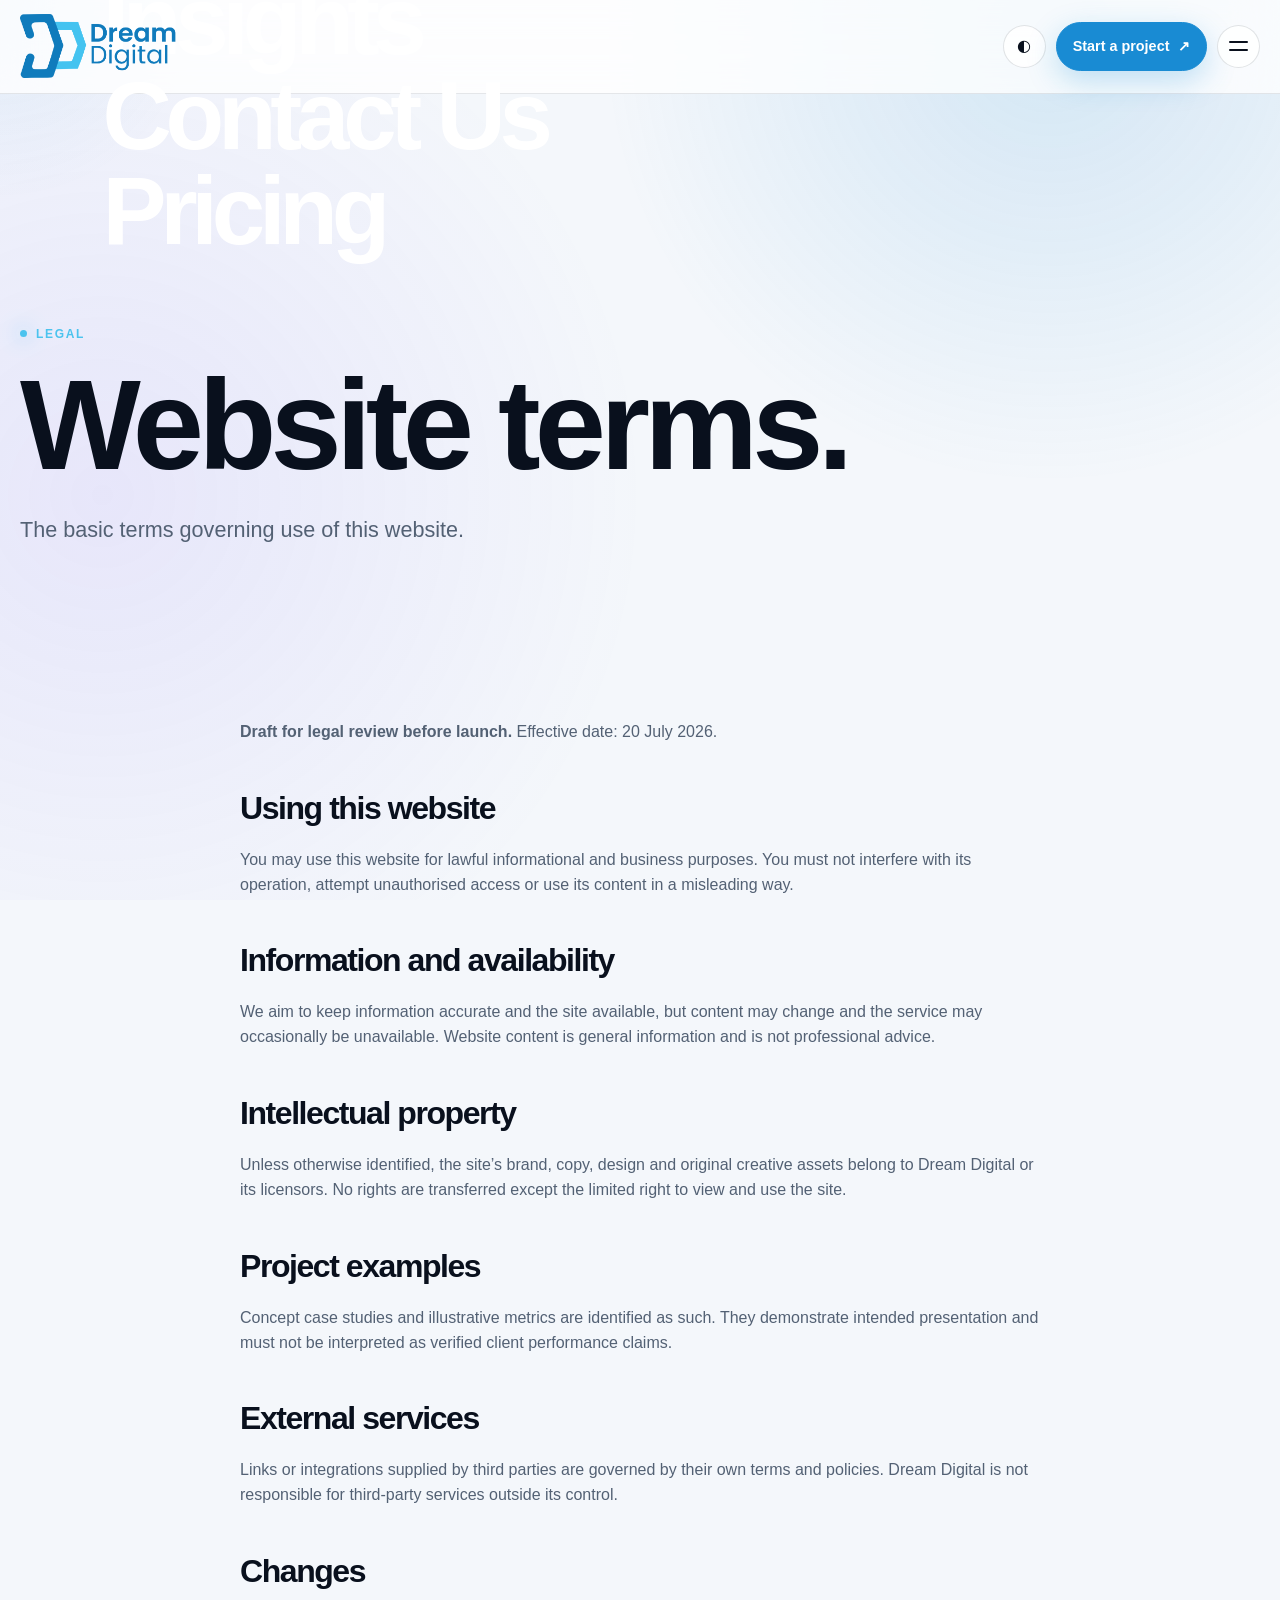
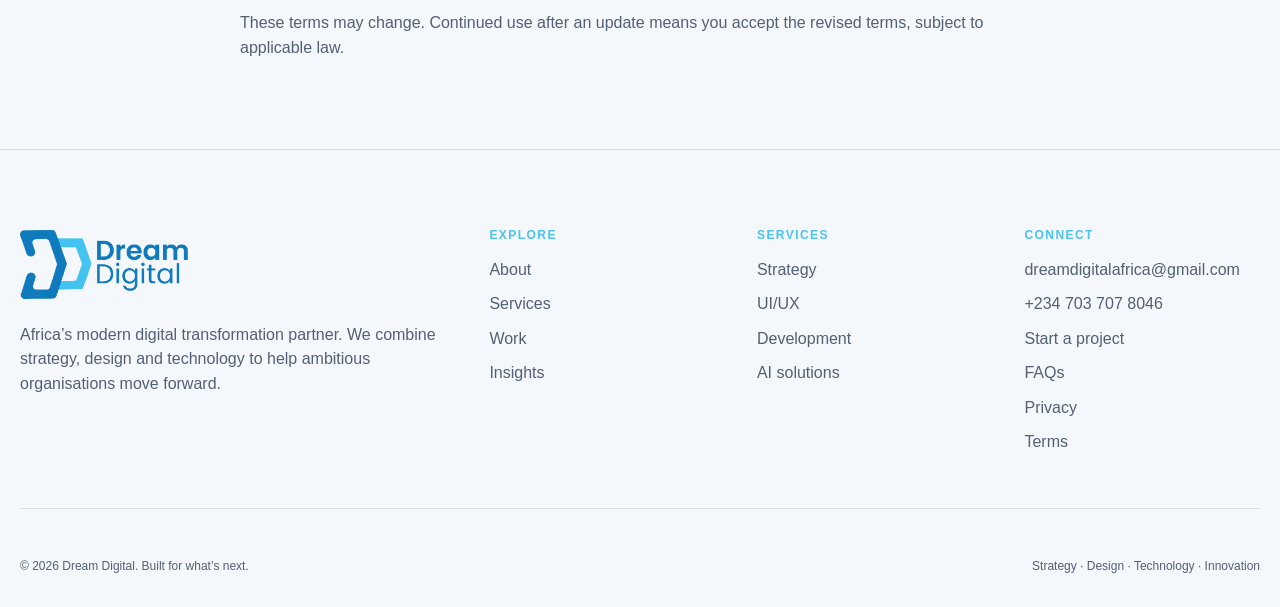
<file: terms.html>
<!doctype html><html lang="en" data-theme="light"><head><meta charset="utf-8"><meta name="viewport" content="width=device-width,initial-scale=1"><title>Terms — Dream Digital</title><meta name="description" content="Dream Digital website terms."><link rel="icon" href="img/favicon/favicon.ico" sizes="any">
  <link rel="icon" href="img/favicon/favicon-32.png" type="image/png">
  <link rel="apple-touch-icon" href="img/favicon/apple-touch-icon.png">
  <link rel="manifest" href="img/favicon/manifest.webmanifest"><link rel="stylesheet" href="css/dream-inner.css"><script defer src="js/main.js"></script></head><body><div data-header></div><main id="main"><section class="page-hero"><div class="container"><p class="eyebrow">Legal</p><h1>Website terms.</h1><p class="lead">The basic terms governing use of this website.</p></div></section><section class="section-sm"><article class="container legal"><p><strong>Draft for legal review before launch.</strong> Effective date: 20 July 2026.</p><h2>Using this website</h2><p>You may use this website for lawful informational and business purposes. You must not interfere with its operation, attempt unauthorised access or use its content in a misleading way.</p><h2>Information and availability</h2><p>We aim to keep information accurate and the site available, but content may change and the service may occasionally be unavailable. Website content is general information and is not professional advice.</p><h2>Intellectual property</h2><p>Unless otherwise identified, the site’s brand, copy, design and original creative assets belong to Dream Digital or its licensors. No rights are transferred except the limited right to view and use the site.</p><h2>Project examples</h2><p>Concept case studies and illustrative metrics are identified as such. They demonstrate intended presentation and must not be interpreted as verified client performance claims.</p><h2>External services</h2><p>Links or integrations supplied by third parties are governed by their own terms and policies. Dream Digital is not responsible for third-party services outside its control.</p><h2>Changes</h2><p>These terms may change. Continued use after an update means you accept the revised terms, subject to applicable law.</p></article></section></main><div data-footer></div></body></html>
</file>
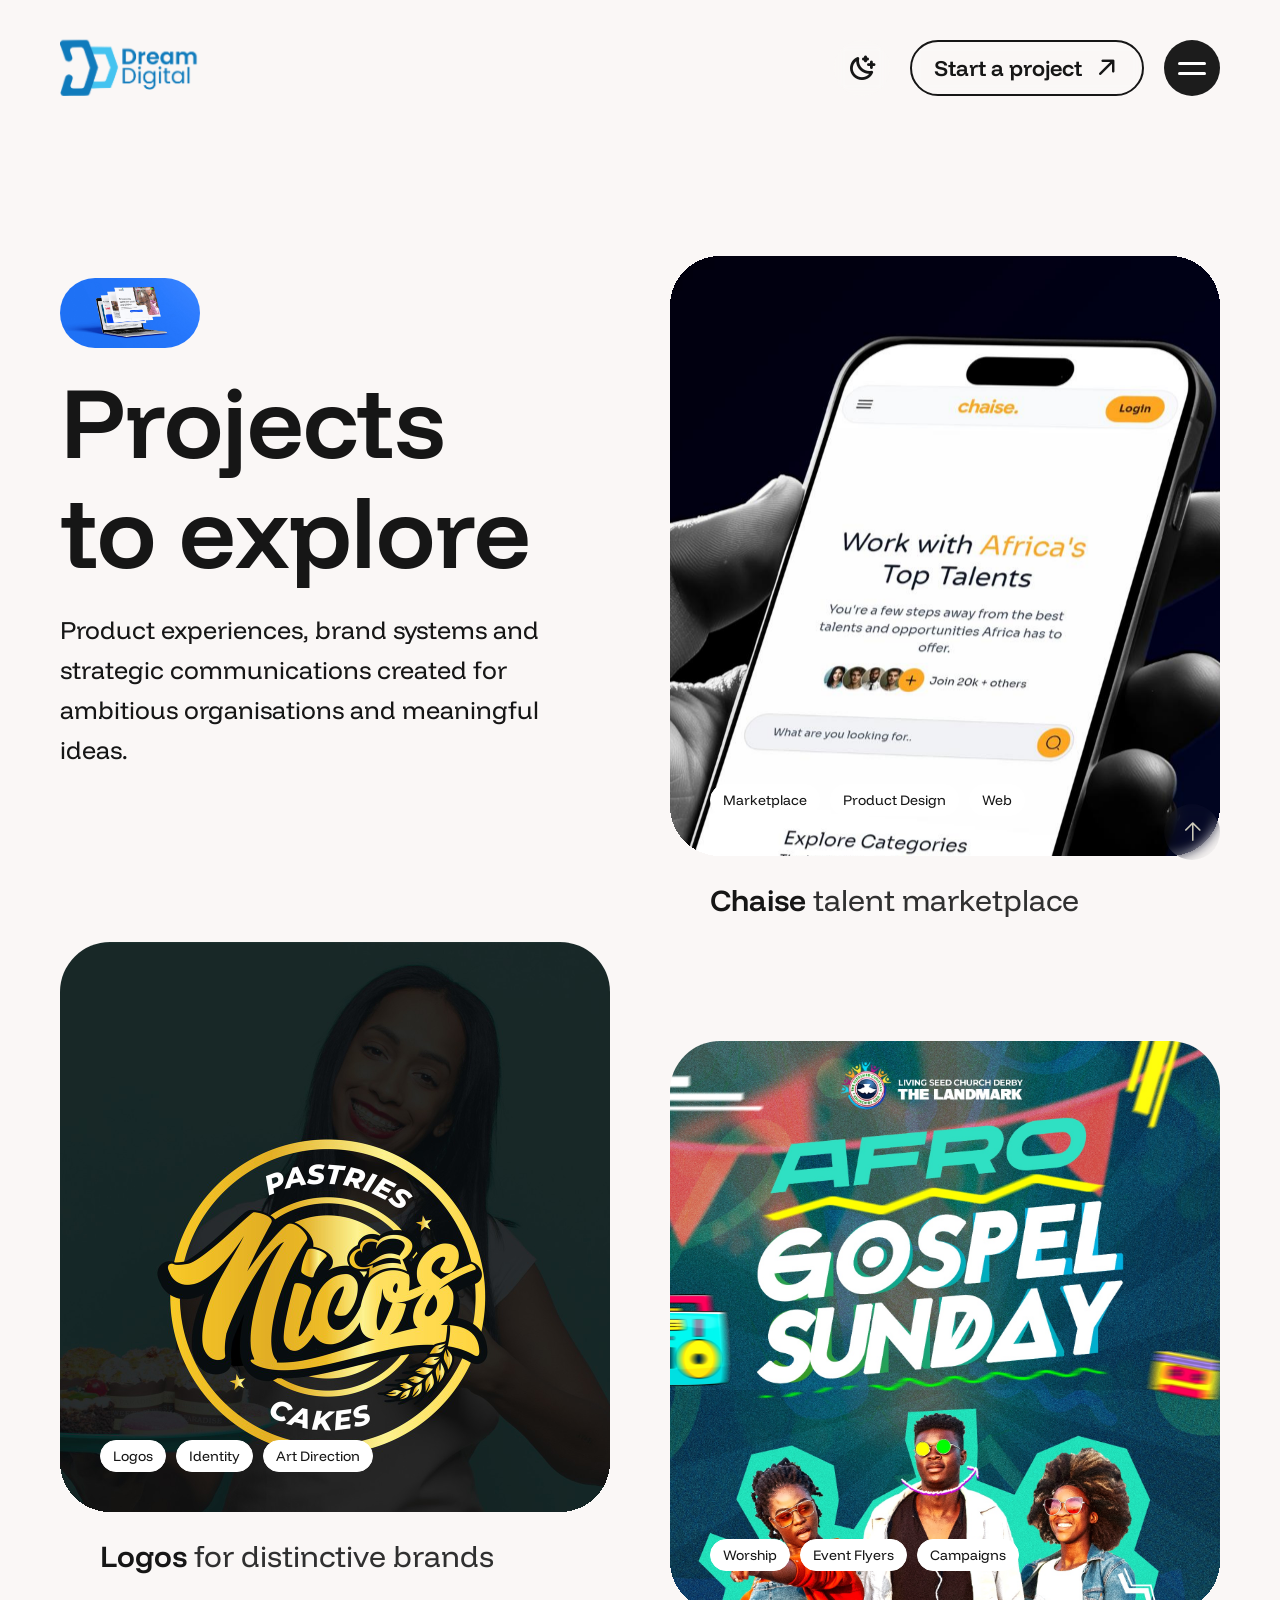
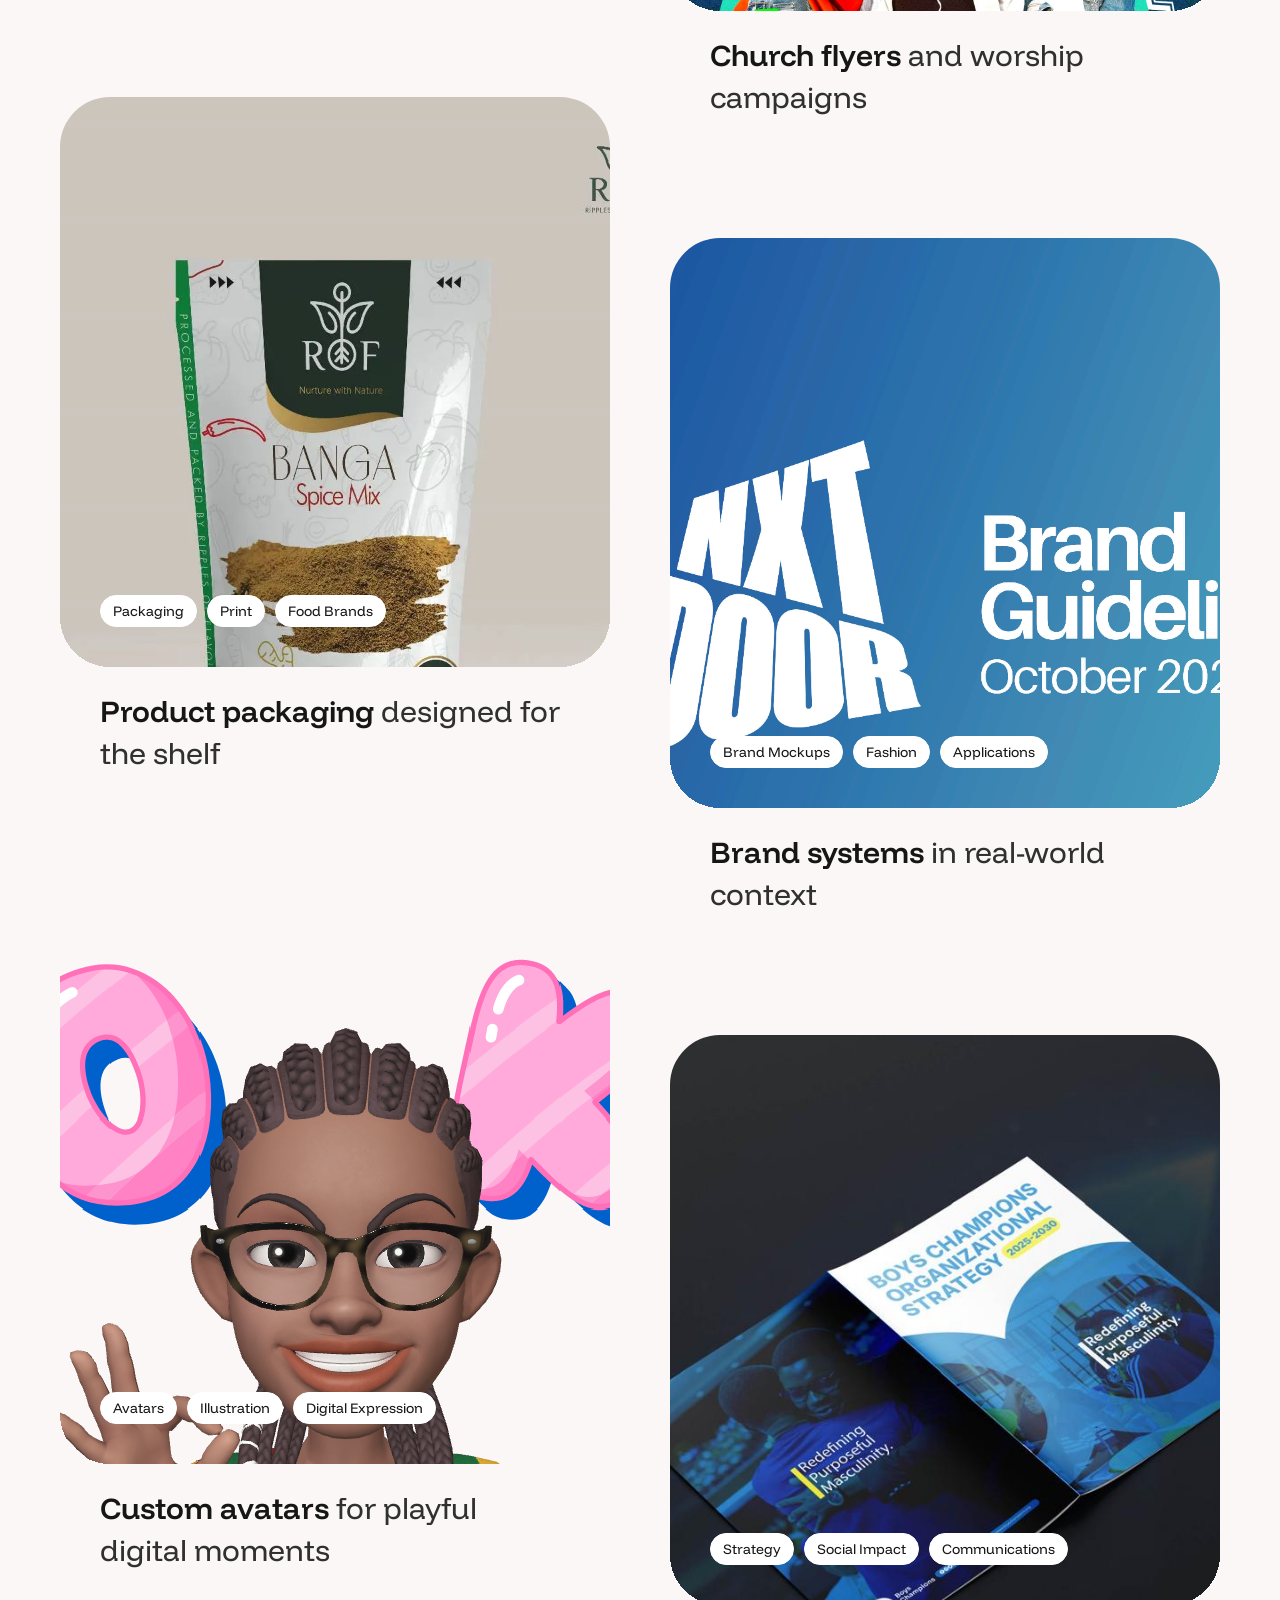
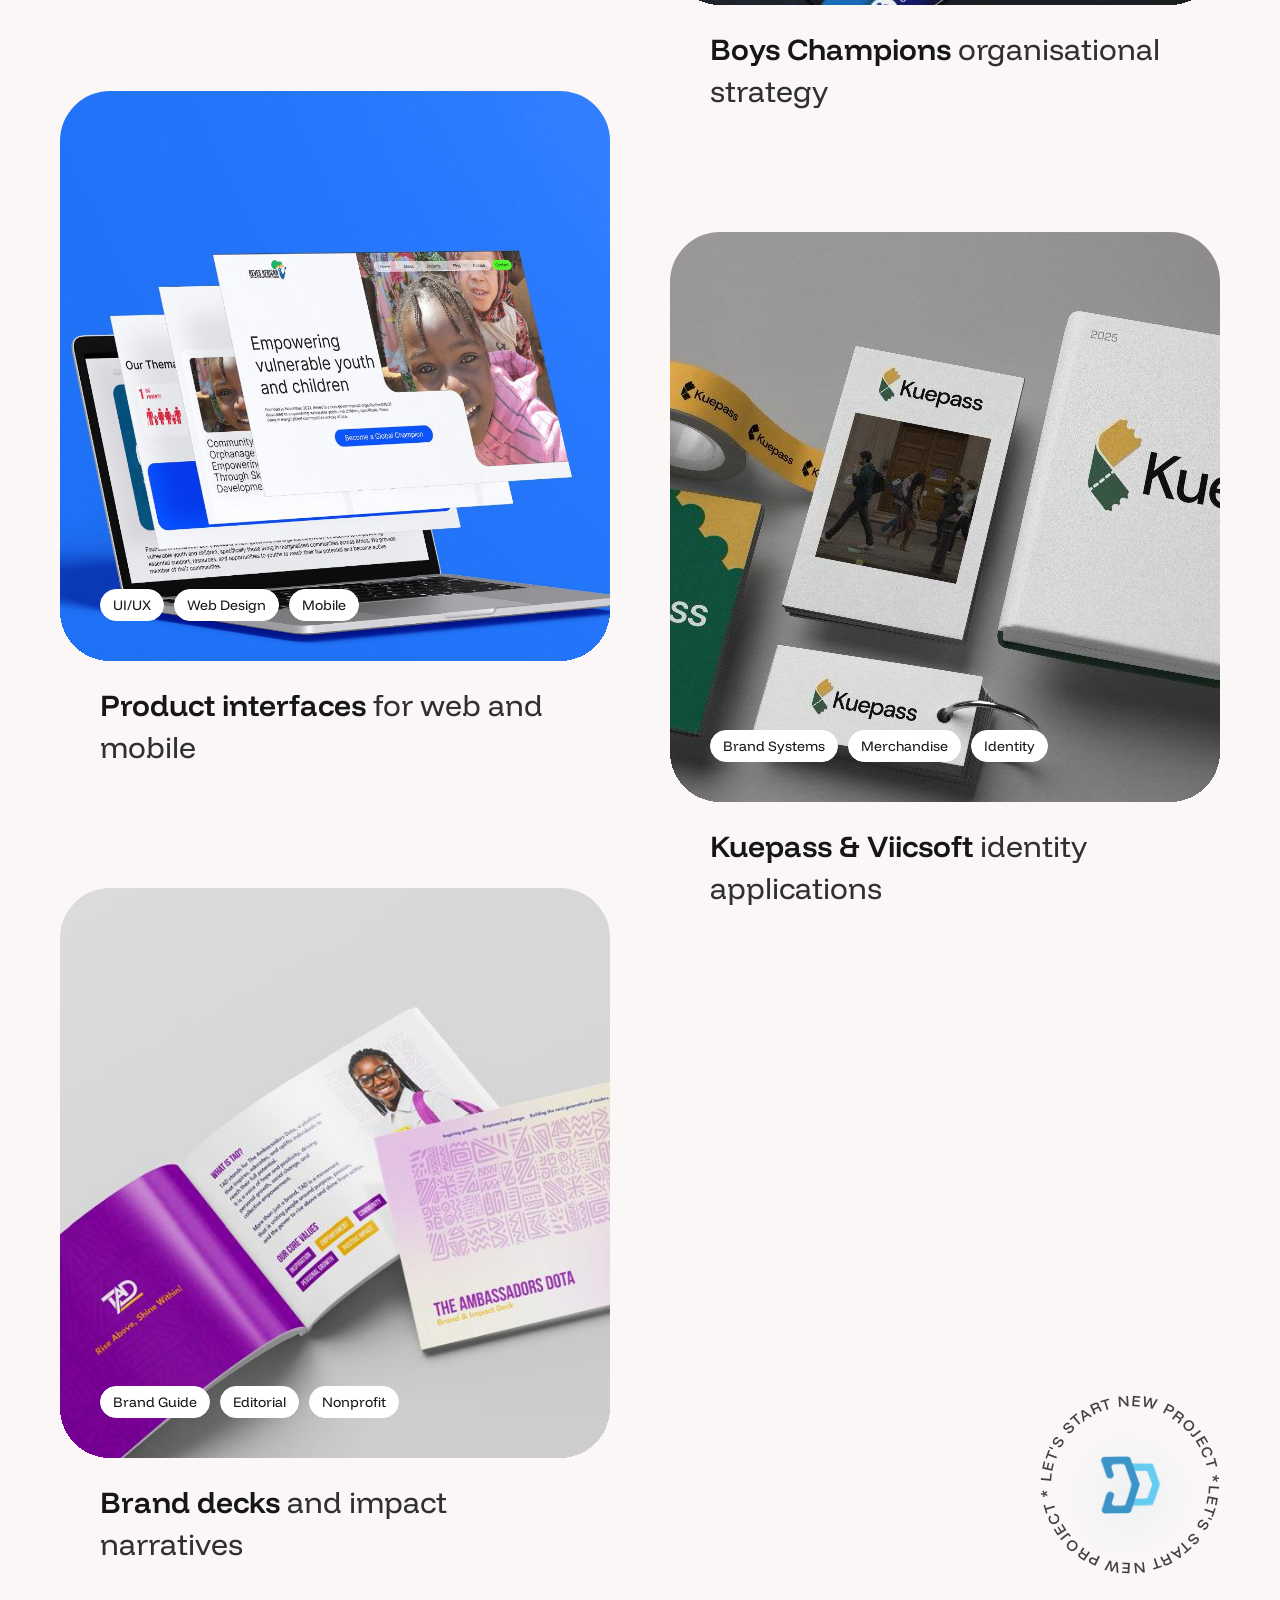
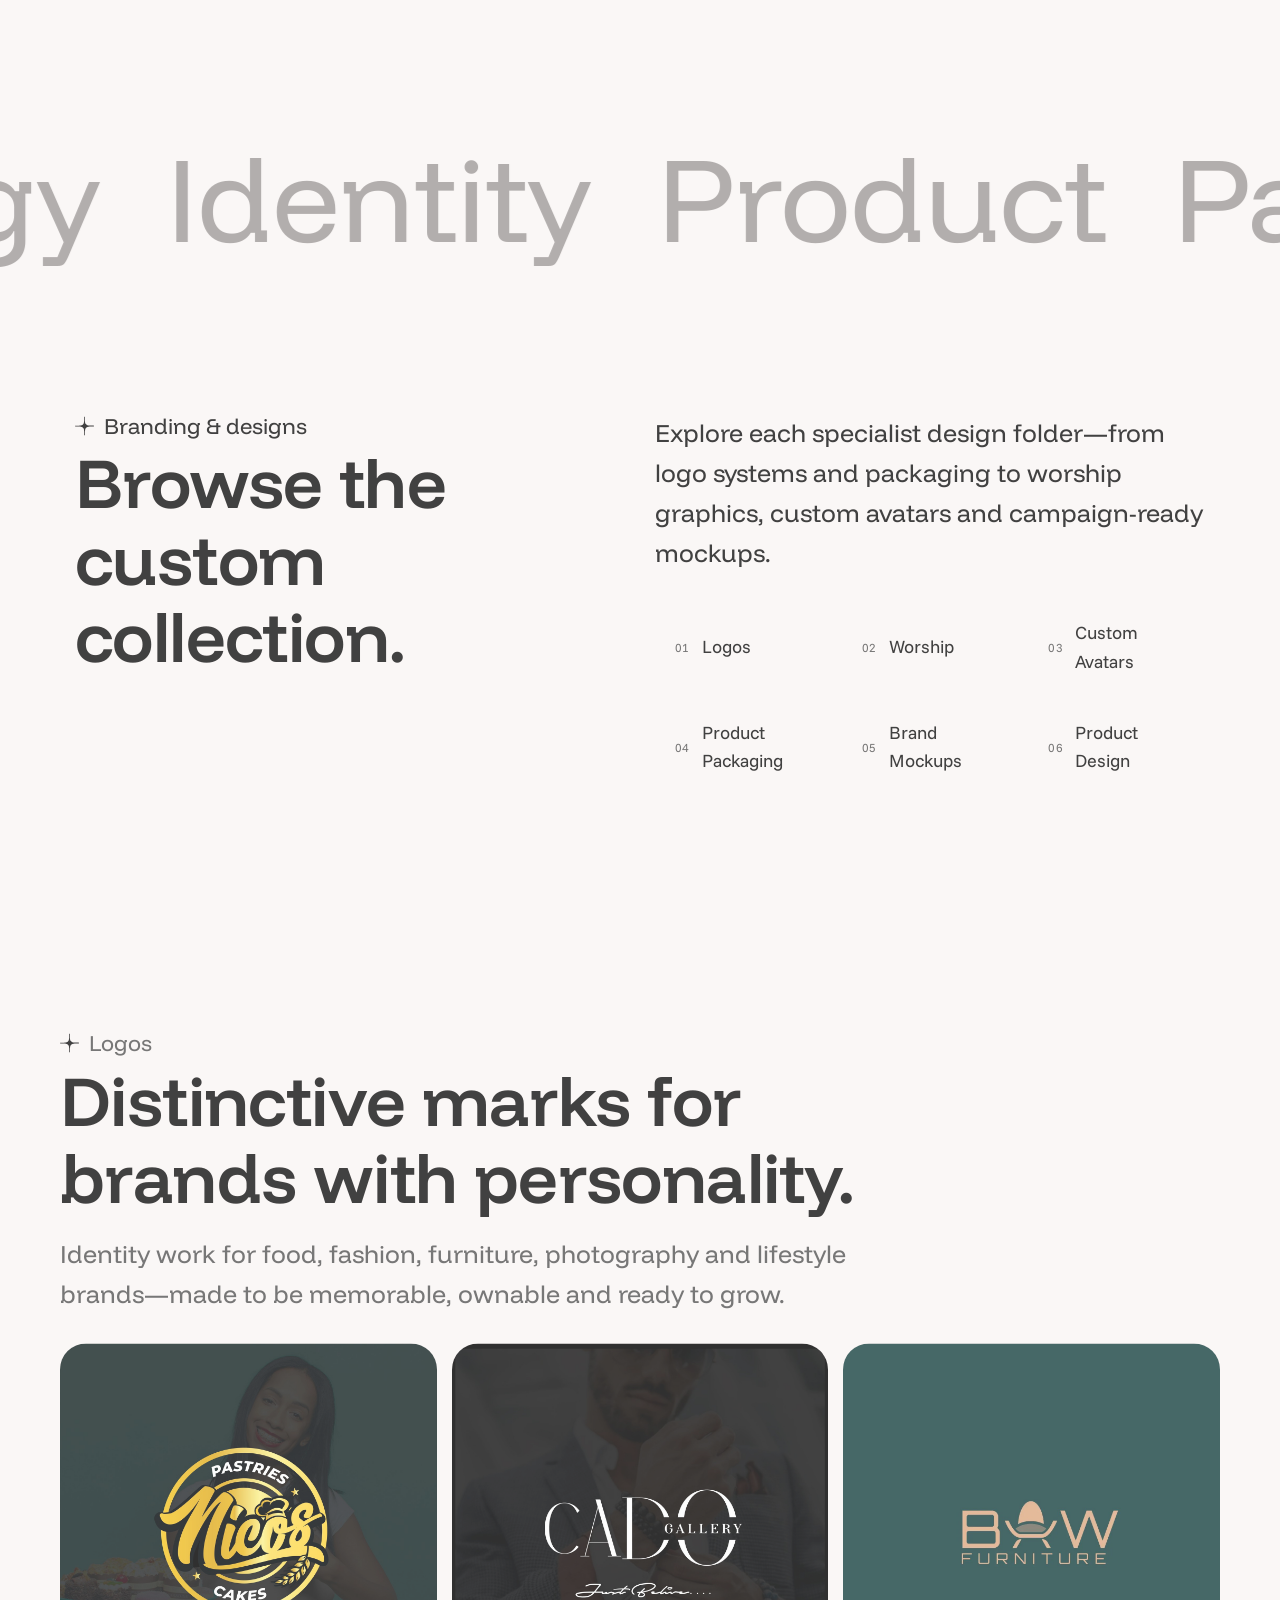
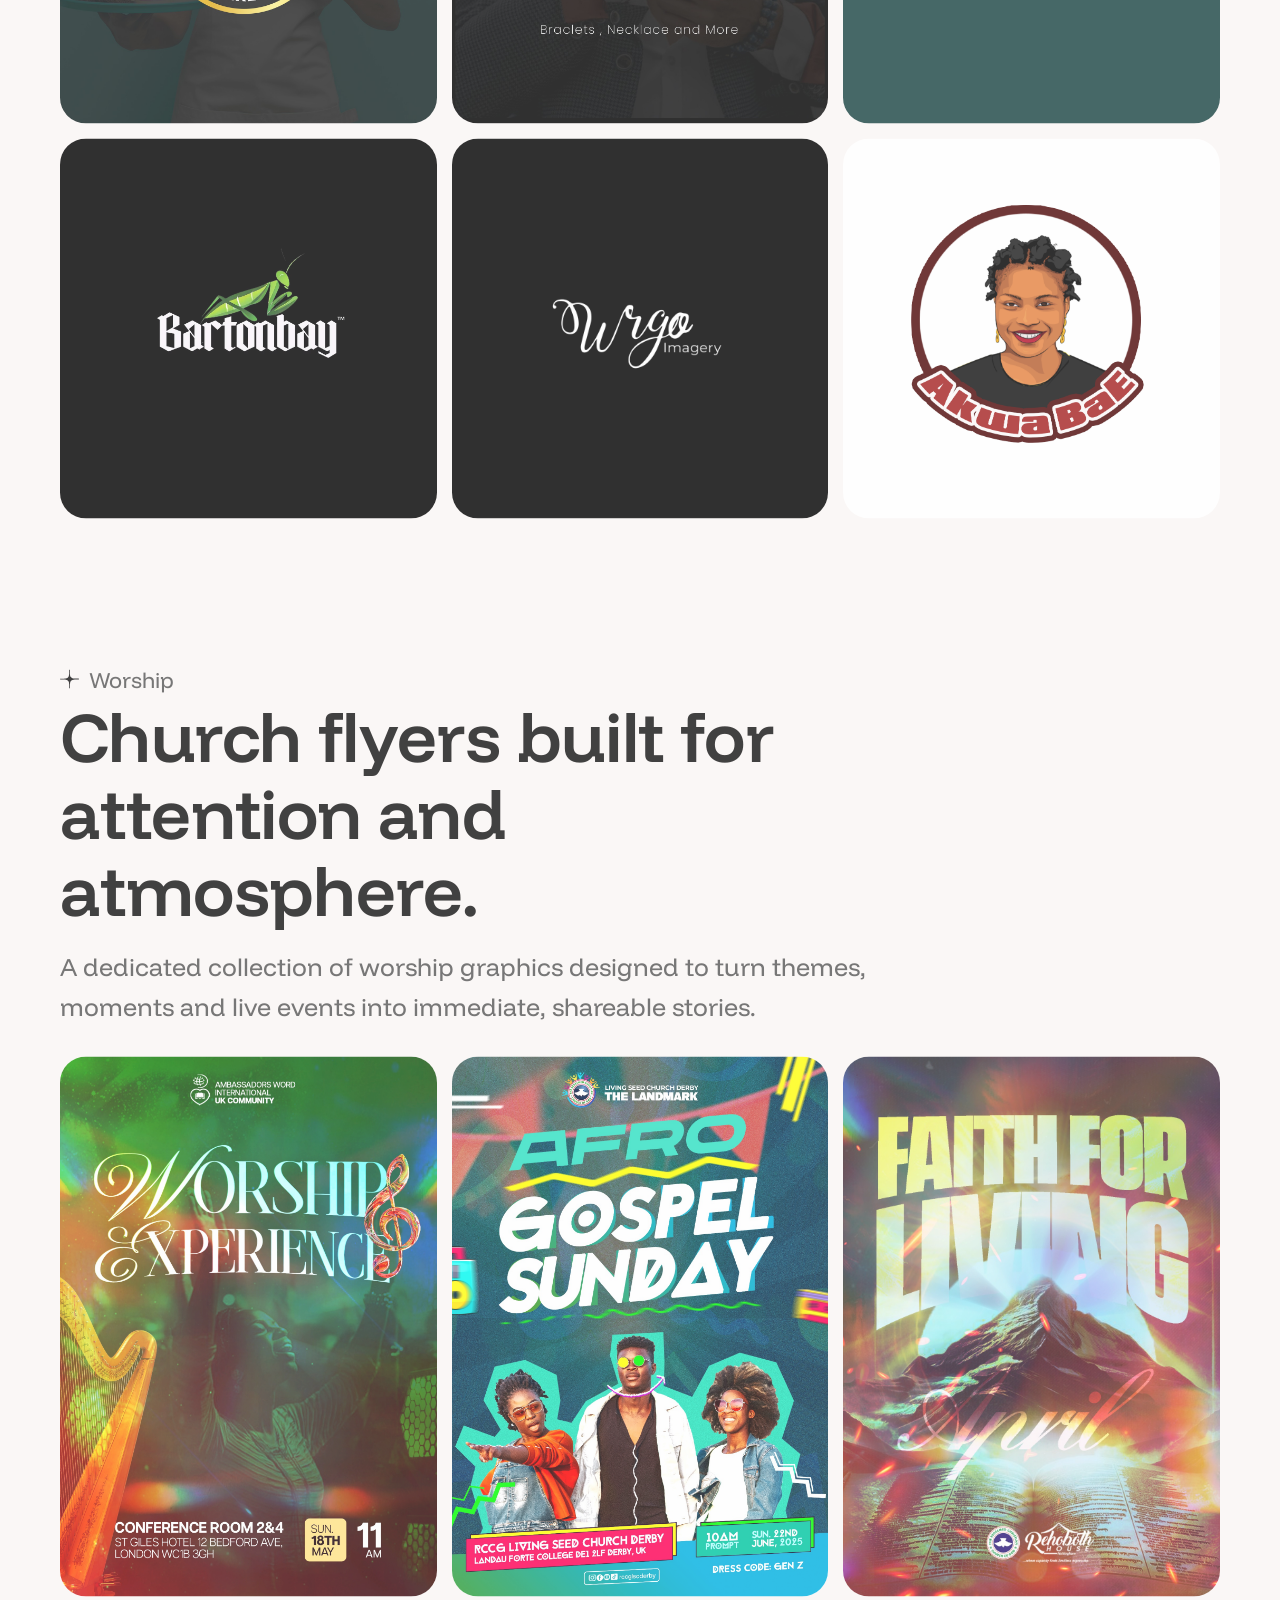
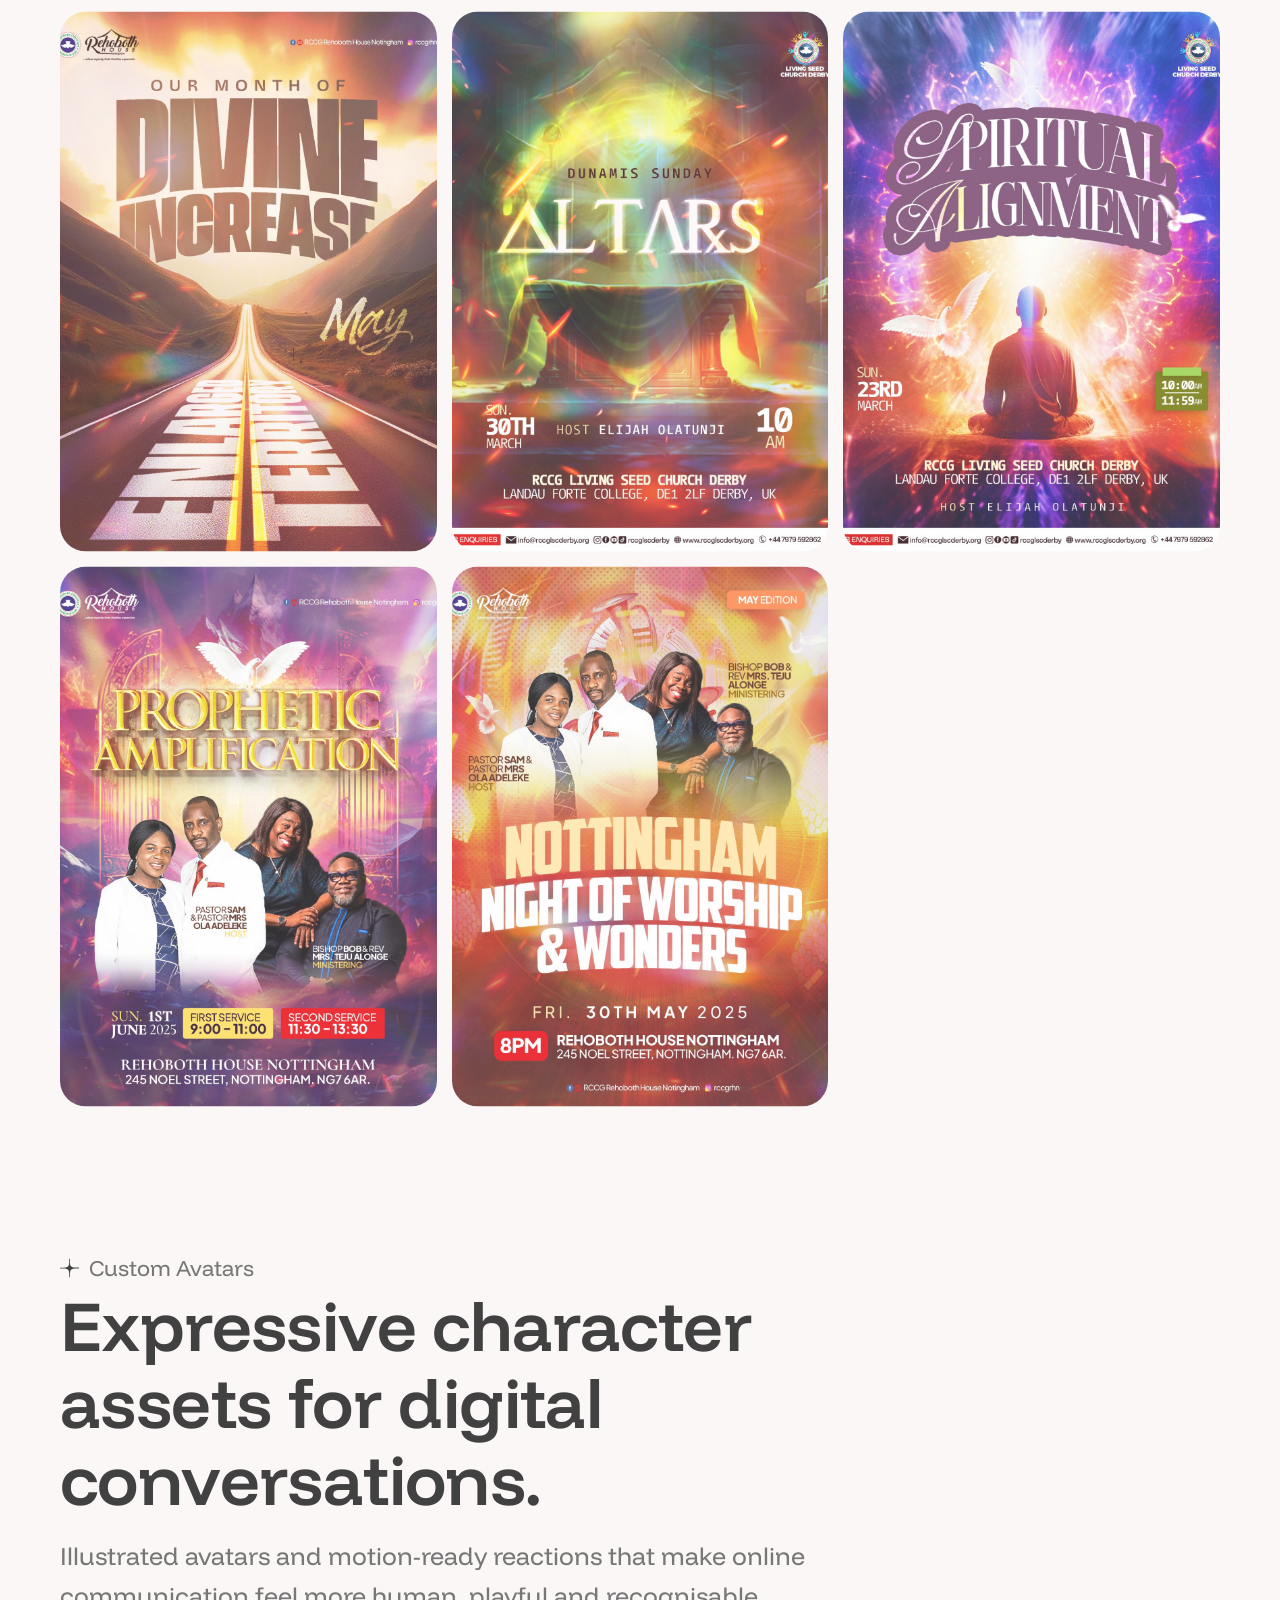
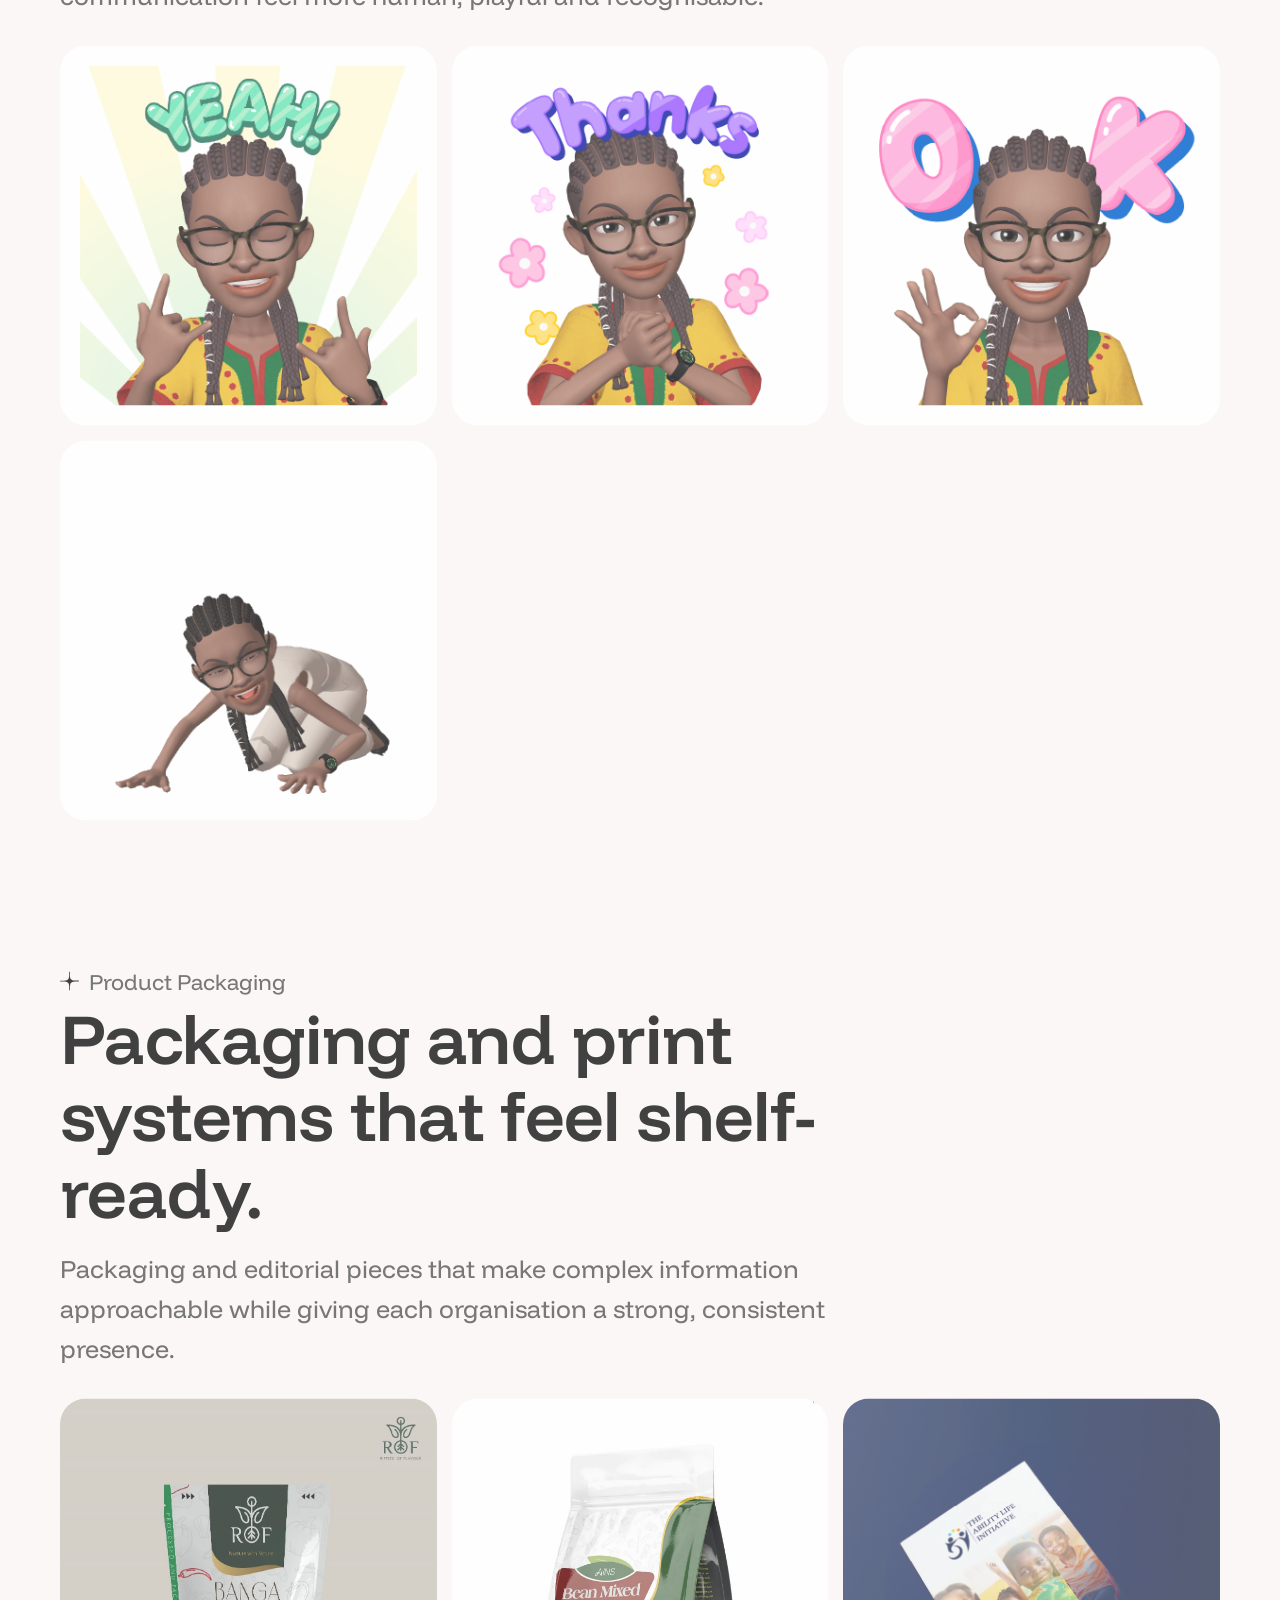
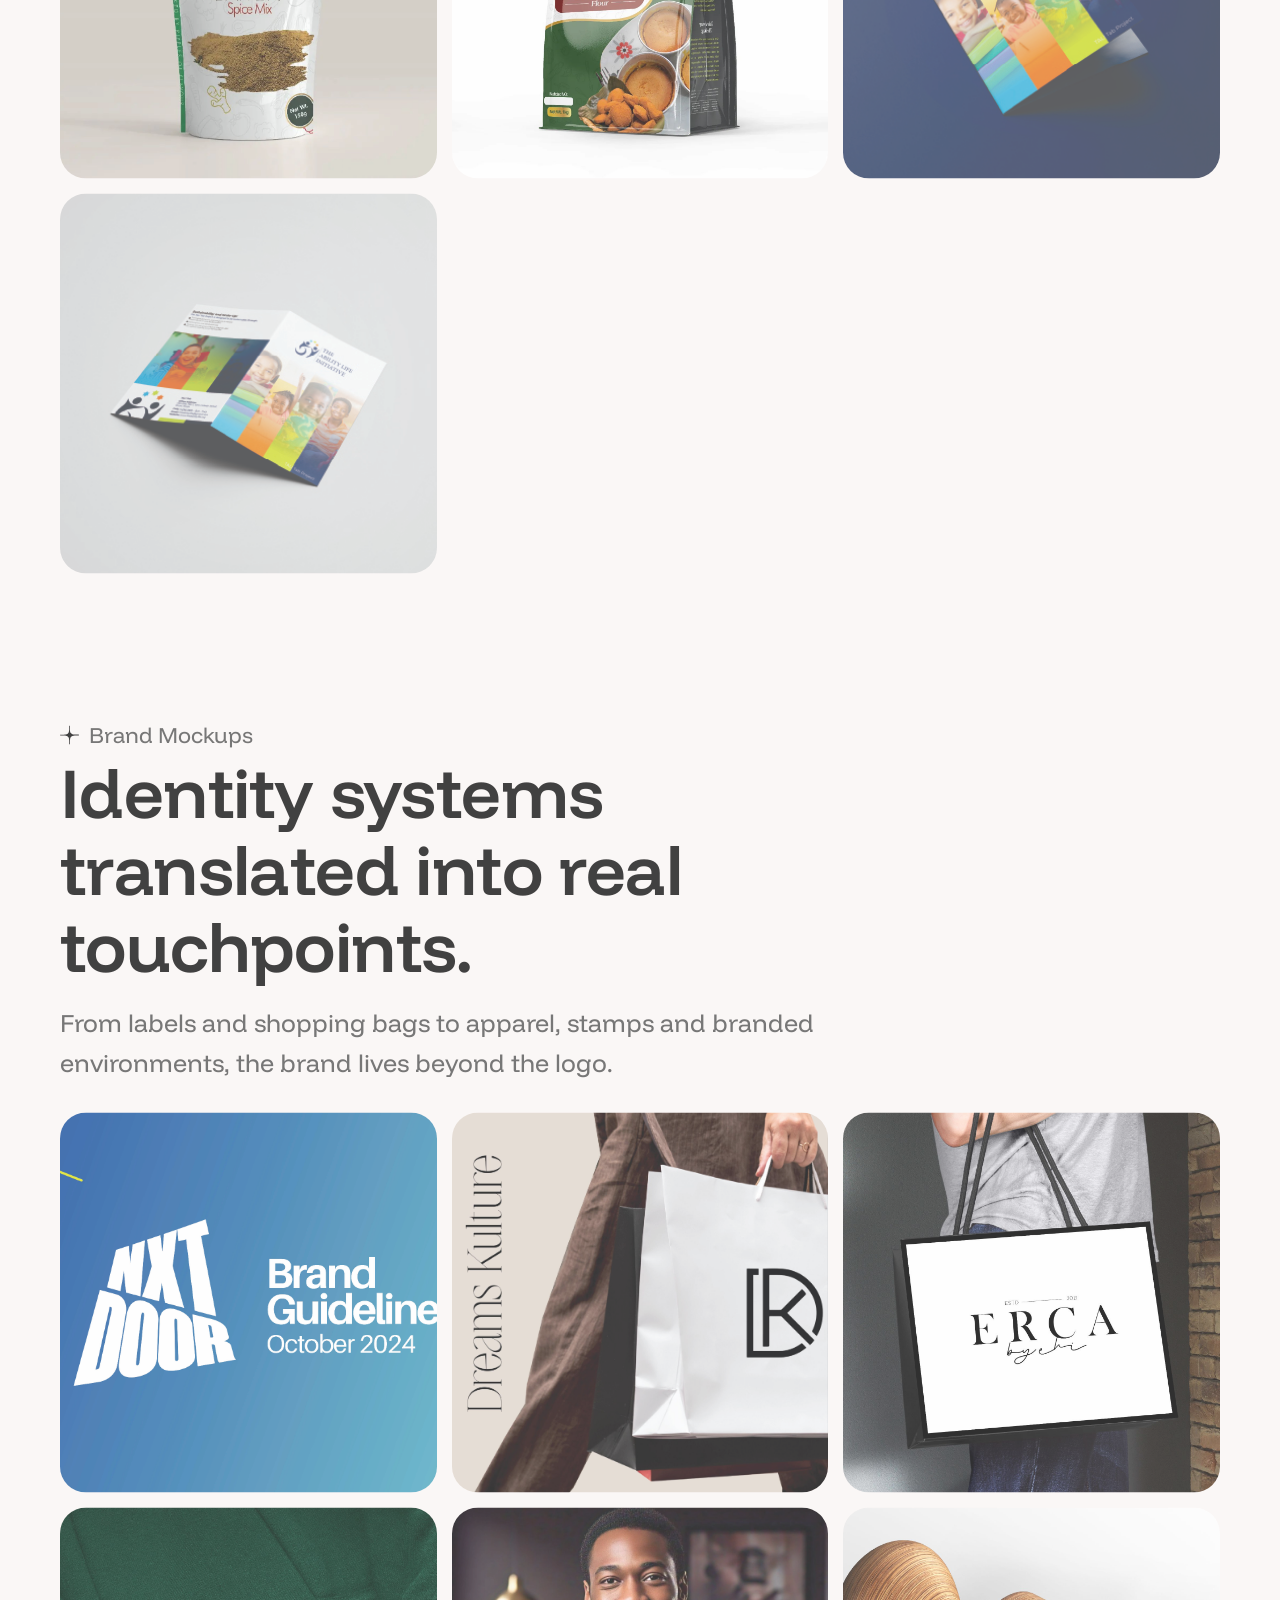
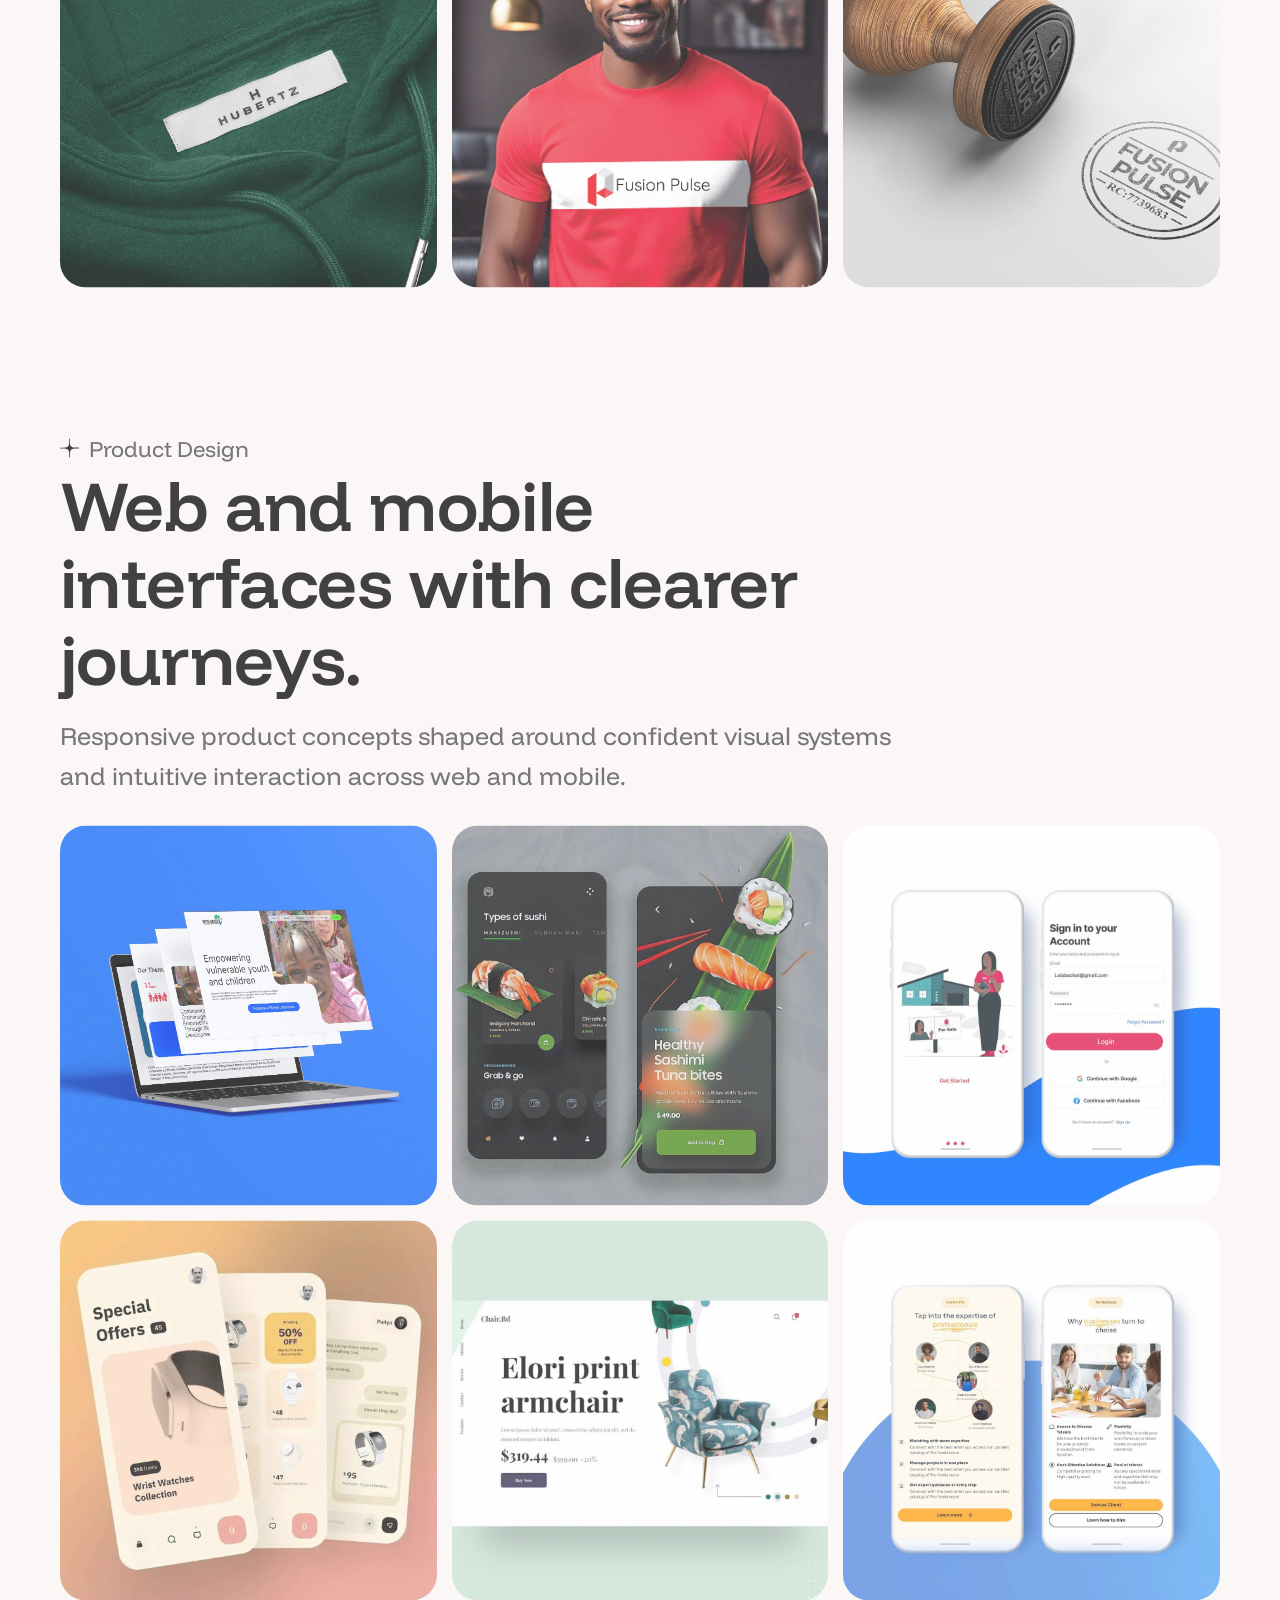
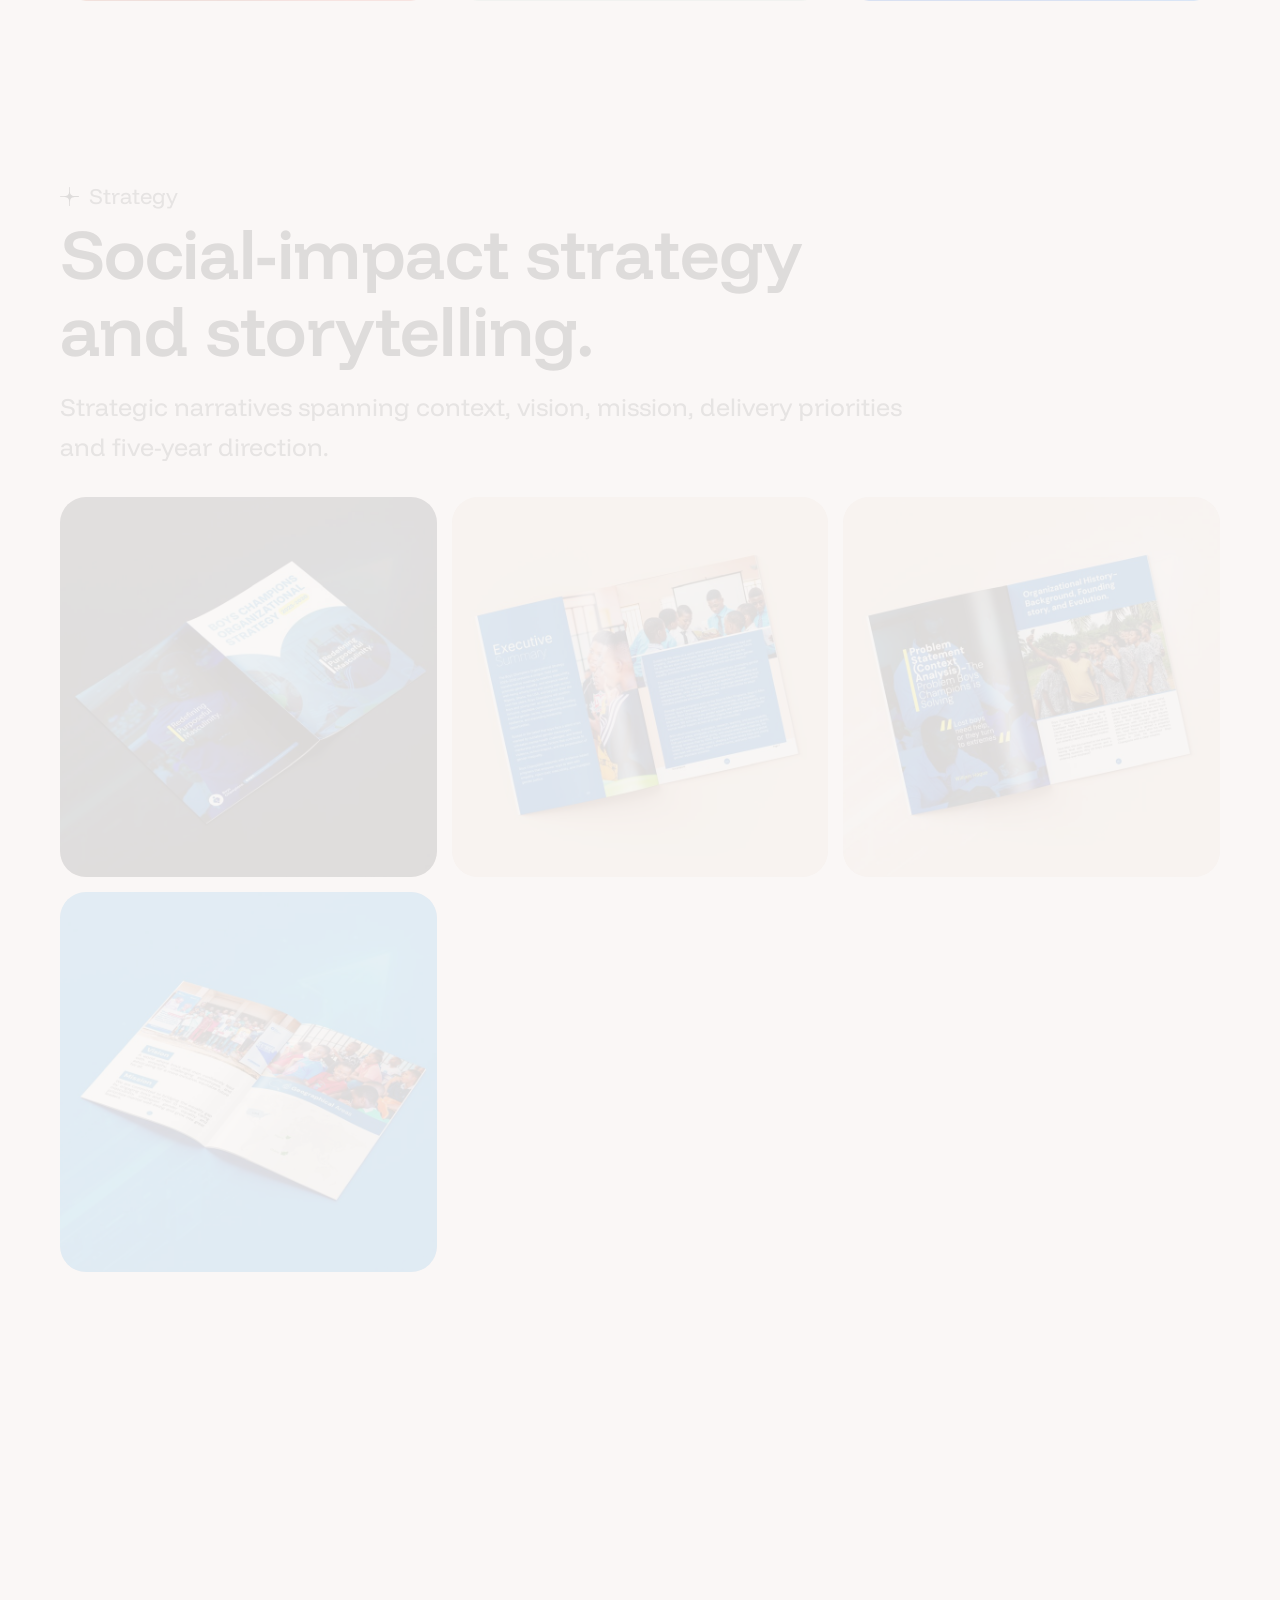
<file: work.html>
<!DOCTYPE html>
<html lang="en" dir="ltr">

  <head>
    <meta charset="UTF-8">
    <script>
      localStorage.setItem('template.theme', 'light');
      document.documentElement.setAttribute('color-scheme', 'light');
    </script>

    <title>Works — Dream Digital</title>

    <meta name="description" content="Explore Dream Digital work across product design, brand identity, packaging, strategy, worship flyers and creative campaigns.">
    <meta name="keywords" content="Dream Digital works, portfolio, branding, product design, logos, packaging, worship flyers, avatars">
    <meta name="author" content="Dream Digital">

    <meta http-equiv="X-UA-Compatible" content="IE=edge">
    <meta name="viewport" content="width=device-width, initial-scale=1.0, viewport-fit=cover">

    <link rel="icon" href="img/favicon/favicon.ico" sizes="any">
  <link rel="icon" href="img/favicon/favicon-32.png" type="image/png">
  <link rel="apple-touch-icon" href="img/favicon/apple-touch-icon.png">
  <link rel="manifest" href="img/favicon/manifest.webmanifest">

    <meta property="og:image:height" content="1200">
    <meta property="og:image:width" content="1200">
    <meta property="og:title" content="Works — Dream Digital">
    <meta property="og:description" content="A curated Dream Digital portfolio of product experiences, identity systems, packaging, worship visuals and custom creative assets.">
    <meta property="og:url" content="https://dream-digital-africa.vercel.app/work.html">
    <meta property="og:image" content="https://dream-digital-africa.vercel.app/img/portfolio/chaise-marketplace-screens.jpeg">

    <link rel="stylesheet" type="text/css" href="css/plugins.css">
    <link rel="stylesheet" type="text/css" href="css/main.css">
    <link rel="stylesheet" type="text/css" href="css/dream-rayo.css">

    <meta name="theme-color" media="(prefers-color-scheme: light)" content="#FAF7F6">
    <meta name="theme-color" media="(prefers-color-scheme: dark)" content="#161616">
    <meta name="msapplication-navbutton-color" content="#161616">
    <meta name="mobile-web-app-capable" content="yes">
    <meta name="apple-mobile-web-app-status-bar-style" content="black-translucent">
  </head>

  <body>
        </div>
      </div>
    </div>

    <!-- Menu & Menu Hamburger Start -->
    <nav class="mxd-nav__wrap" data-lenis-prevent="">
      <div class="mxd-nav__contain loading__fade">
        <a href="#0" class="mxd-nav__hamburger" aria-label="Menu">
          <div class="hamburger__base"></div>
          <div class="hamburger__line"></div>
          <div class="hamburger__line"></div>
        </a>
      </div>

      <div class="mxd-menu__wrapper">
        <div class="mxd-menu__base"></div>
        <div class="mxd-menu__contain">
          <div class="mxd-menu__inner">
            <div class="mxd-menu__left">
              <p class="mxd-menu__caption menu-fade-in">✦ Strategy, design and technology<br>for the next era of growth</p>
              <div class="main-menu">
                <nav class="main-menu__content">
                  <ul class="main-menu__simple" aria-label="Primary navigation">
                    <li class="main-menu__item"><a class="main-menu__link btn btn-anim" href="index.html"><span class="btn-caption">Home</span></a></li>
                    <li class="main-menu__item"><a class="main-menu__link btn btn-anim" href="about.html"><span class="btn-caption">About Us</span></a></li>
                    <li class="main-menu__item"><a class="main-menu__link btn btn-anim" href="services.html"><span class="btn-caption">Services</span></a></li>
                    <li class="main-menu__item"><a class="main-menu__link btn btn-anim" href="work.html"><span class="btn-caption">Works</span></a></li>
                    <li class="main-menu__item"><a class="main-menu__link btn btn-anim" href="insights.html"><span class="btn-caption">Insights</span></a></li>
                    <li class="main-menu__item"><a class="main-menu__link btn btn-anim" href="contact.html"><span class="btn-caption">Contact Us</span></a></li>
                    <li class="main-menu__item"><a class="main-menu__link btn btn-anim" href="pricing.html"><span class="btn-caption">Pricing</span></a></li>
                  </ul>
                  <ul id="main-menu" class="main-menu__accordion">
                    <li class="main-menu__item"></li>
                  </ul>
                </nav>
              </div>
            </div>
            <div class="mxd-menu__right">
              <div class="menu-promo">
                <div class="menu-promo__content">
                  <p class="menu-promo__caption menu-fade-in">Hello from Dream Digital.<br>We turn strategy, design and technology into measurable growth.</p>
                  <div class="menu-promo__video" aria-hidden="true">
                    <video class="menu-video" id="inner-video" preload="auto" autoplay="autoplay" loop="loop" muted="muted" poster="img/portfolio/chaise-hero-phone.jpeg">
                      <source type="video/mp4" src="video/540x310_video.mp4">
                      <source type="video/webm" src="video/540x310_video.webm">
                      <source type="video/ogv" src="video/540x310_video.ogv">
                    </video>
                  </div>
                </div>
              </div>
            </div>
            <div class="mxd-menu__data menu-fade-in">
              <p class="t-xsmall">Built for what’s next</p>
              <p class="t-xsmall"><i class="ph ph-copyright"></i>2026</p>
            </div>
          </div>
        </div>
      </div>
    </nav>
    <!-- Menu & Menu Hamburger End -->

    <!-- Header Start -->
    <header id="header" class="mxd-header">
      <div class="mxd-header__logo loading__fade">
        <a href="index.html" class="mxd-logo" aria-label="Dream Digital home">
          <span class="mxd-logo__text">Dream<br>Digital</span>
        </a>
      </div>

      <div class="mxd-header__controls loading__fade">
        <button id="color-switcher" class="mxd-color-switcher" type="button" role="switch" aria-label="light/dark mode" aria-checked="true"></button>
        <a class="btn btn-anim btn-default btn-mobile-icon btn-outline slide-right-up" href="contact.html" aria-label="Start a project">
          <span class="btn-caption">Start a project</span>
          <i class="ph-bold ph-arrow-up-right"></i>
        </a>
      </div>
    </header>
    <!-- Header End -->

    <!-- Page Content Start -->
    <main id="mxd-page-content" class="mxd-page-content inner-page-content works-template">

      <!-- Section - Projects Masonry Start -->
      <div class="mxd-section mxd-section-inner-headline grid-headline padding-default">
        <div class="mxd-container grid-l-container">
          <div class="mxd-block loading-wrap">
            <div class="mxd-projects-masonry loading__item">
              <div class="container-fluid p-0">
                <div class="row g-0 mxd-projects-masonry__gallery" data-masonry='{"percentPosition": true }'>

                  <div class="col-12 col-xl-6 mxd-projects-masonry__title headline-title">
                    <div class="mxd-block__inner-headline">
                      <h1 class="inner-headline__title headline-img-before headline-img-07">Projects<br>to explore</h1>
                    </div>
                    <p class="t-large works-template__intro">Product experiences, brand systems and strategic communications created for ambitious organisations and meaningful ideas.</p>
                  </div>

                  <div class="col-12 col-xl-6 mxd-project-item mxd-projects-masonry__item">
                    <a class="mxd-project-item__media masonry-media" href="case-study.html">
                      <div class="mxd-project-item__preview masonry-preview preview-image-2 parallax-img-small"></div>
                      <div class="mxd-project-item__tags">
                        <span class="tag tag-default tag-permanent">Marketplace</span>
                        <span class="tag tag-default tag-permanent">Product Design</span>
                        <span class="tag tag-default tag-permanent">Web</span>
                      </div>
                    </a>
                    <div class="mxd-project-item__promo masonry-promo">
                      <div class="mxd-project-item__name"><a href="case-study.html"><span>Chaise</span> talent marketplace</a></div>
                    </div>
                  </div>

                  <div class="col-12 col-xl-6 mxd-project-item mxd-projects-masonry__item">
                    <a class="mxd-project-item__media masonry-media" href="#brand-identities">
                      <div class="mxd-project-item__preview masonry-preview preview-image-1 parallax-img-small"></div>
                      <div class="mxd-project-item__tags">
                        <span class="tag tag-default tag-permanent">Logos</span>
                        <span class="tag tag-default tag-permanent">Identity</span>
                        <span class="tag tag-default tag-permanent">Art Direction</span>
                      </div>
                    </a>
                    <div class="mxd-project-item__promo">
                      <div class="mxd-project-item__name"><a href="#brand-identities"><span>Logos</span> for distinctive brands</a></div>
                    </div>
                  </div>

                  <div class="col-12 col-xl-6 mxd-project-item mxd-projects-masonry__item">
                    <a class="mxd-project-item__media masonry-media" href="#worship-design">
                      <div class="mxd-project-item__preview masonry-preview preview-image-8 parallax-img-small"></div>
                      <div class="mxd-project-item__tags">
                        <span class="tag tag-default tag-permanent">Worship</span>
                        <span class="tag tag-default tag-permanent">Event Flyers</span>
                        <span class="tag tag-default tag-permanent">Campaigns</span>
                      </div>
                    </a>
                    <div class="mxd-project-item__promo">
                      <div class="mxd-project-item__name"><a href="#worship-design"><span>Church flyers</span> and worship campaigns</a></div>
                    </div>
                  </div>

                  <div class="col-12 col-xl-6 mxd-project-item mxd-projects-masonry__item">
                    <a class="mxd-project-item__media masonry-media" href="#product-packaging">
                      <div class="mxd-project-item__preview masonry-preview preview-image-7 parallax-img-small"></div>
                      <div class="mxd-project-item__tags">
                        <span class="tag tag-default tag-permanent">Packaging</span>
                        <span class="tag tag-default tag-permanent">Print</span>
                        <span class="tag tag-default tag-permanent">Food Brands</span>
                      </div>
                    </a>
                    <div class="mxd-project-item__promo">
                      <div class="mxd-project-item__name"><a href="#product-packaging"><span>Product packaging</span> designed for the shelf</a></div>
                    </div>
                  </div>

                  <div class="col-12 col-xl-6 mxd-project-item mxd-projects-masonry__item">
                    <a class="mxd-project-item__media masonry-media" href="#brand-mockups">
                      <div class="mxd-project-item__preview masonry-preview preview-image-9 parallax-img-small"></div>
                      <div class="mxd-project-item__tags">
                        <span class="tag tag-default tag-permanent">Brand Mockups</span>
                        <span class="tag tag-default tag-permanent">Fashion</span>
                        <span class="tag tag-default tag-permanent">Applications</span>
                      </div>
                    </a>
                    <div class="mxd-project-item__promo">
                      <div class="mxd-project-item__name"><a href="#brand-mockups"><span>Brand systems</span> in real-world context</a></div>
                    </div>
                  </div>

                  <div class="col-12 col-xl-6 mxd-project-item mxd-projects-masonry__item">
                    <a class="mxd-project-item__media masonry-media" href="#avatars">
                      <div class="mxd-project-item__preview masonry-preview preview-image-10 parallax-img-small"></div>
                      <div class="mxd-project-item__tags">
                        <span class="tag tag-default tag-permanent">Avatars</span>
                        <span class="tag tag-default tag-permanent">Illustration</span>
                        <span class="tag tag-default tag-permanent">Digital Expression</span>
                      </div>
                    </a>
                    <div class="mxd-project-item__promo">
                      <div class="mxd-project-item__name"><a href="#avatars"><span>Custom avatars</span> for playful digital moments</a></div>
                    </div>
                  </div>

                  <div class="col-12 col-xl-6 mxd-project-item mxd-projects-masonry__item">
                    <a class="mxd-project-item__media masonry-media" href="#strategy-work">
                      <div class="mxd-project-item__preview masonry-preview preview-image-3 parallax-img-small"></div>
                      <div class="mxd-project-item__tags">
                        <span class="tag tag-default tag-permanent">Strategy</span>
                        <span class="tag tag-default tag-permanent">Social Impact</span>
                        <span class="tag tag-default tag-permanent">Communications</span>
                      </div>
                    </a>
                    <div class="mxd-project-item__promo">
                      <div class="mxd-project-item__name"><a href="#strategy-work"><span>Boys Champions</span> organisational strategy</a></div>
                    </div>
                  </div>

                  <div class="col-12 col-xl-6 mxd-project-item mxd-projects-masonry__item">
                    <a class="mxd-project-item__media masonry-media" href="#product-design">
                      <div class="mxd-project-item__preview masonry-preview preview-image-11 parallax-img-small"></div>
                      <div class="mxd-project-item__tags">
                        <span class="tag tag-default tag-permanent">UI/UX</span>
                        <span class="tag tag-default tag-permanent">Web Design</span>
                        <span class="tag tag-default tag-permanent">Mobile</span>
                      </div>
                    </a>
                    <div class="mxd-project-item__promo">
                      <div class="mxd-project-item__name"><a href="#product-design"><span>Product interfaces</span> for web and mobile</a></div>
                    </div>
                  </div>

                  <div class="col-12 col-xl-6 mxd-project-item mxd-projects-masonry__item">
                    <a class="mxd-project-item__media masonry-media" href="#brand-applications">
                      <div class="mxd-project-item__preview masonry-preview preview-image-5 parallax-img-small"></div>
                      <div class="mxd-project-item__tags">
                        <span class="tag tag-default tag-permanent">Brand Systems</span>
                        <span class="tag tag-default tag-permanent">Merchandise</span>
                        <span class="tag tag-default tag-permanent">Identity</span>
                      </div>
                    </a>
                    <div class="mxd-project-item__promo">
                      <div class="mxd-project-item__name"><a href="#brand-applications"><span>Kuepass &amp; Viicsoft</span> identity applications</a></div>
                    </div>
                  </div>

                  <div class="col-12 col-xl-6 mxd-project-item mxd-projects-masonry__item">
                    <a class="mxd-project-item__media masonry-media" href="#brand-decks">
                      <div class="mxd-project-item__preview masonry-preview preview-image-4 parallax-img-small"></div>
                      <div class="mxd-project-item__tags">
                        <span class="tag tag-default tag-permanent">Brand Guide</span>
                        <span class="tag tag-default tag-permanent">Editorial</span>
                        <span class="tag tag-default tag-permanent">Nonprofit</span>
                      </div>
                    </a>
                    <div class="mxd-project-item__promo">
                      <div class="mxd-project-item__name"><a href="#brand-decks"><span>Brand decks</span> and impact narratives</a></div>
                    </div>
                  </div>

                </div>

                <div class="mxd-projects-masonry__btngroup anim-uni-in-up">
                  <a class="btn-rotating btn-rotating-180 ver-02" href="contact.html" aria-label="Start a project">
                    <svg version="1.1" id="scrollDown" xmlns="http://www.w3.org/2000/svg" x="0px" y="0px"
                      viewBox="0 0 160 160" class="btn-rotating__text animate-rotation" data-value="360">
                      <defs>
                        <path id="textPath" d="M149.7,80c0,38.5-31.2,69.7-69.7,69.7S10.3,118.5,10.3,80S41.5,10.3,80,10.3S149.7,41.5,149.7,80z"/>
                      </defs>
                      <g>
                        <use href="#textPath" fill="none"></use>
                        <text><textPath href="#textPath">Let's start new project * Let's start new project * </textPath></text>
                      </g>
                    </svg>
                    <img class="btn-rotating__image" src="img/favicon/dream-icon.png" alt="Dream Digital icon">
                  </a>
                </div>
              </div>
            </div>
          </div>
        </div>
      </div>
      <!-- Section - Projects Masonry End -->

      <!-- Section - Marquee Start -->
      <div class="mxd-section padding-mtext">
        <div class="mxd-container fullwidth-container">
          <div class="mxd-block">
            <div class="marquee marquee-right--gsap muted-extra">
              <div class="marquee__toright">
                <div class="marquee__item one-line item-regular text"><p class="marquee__text">Strategy</p></div>
                <div class="marquee__item one-line item-regular text"><p class="marquee__text">Identity</p></div>
                <div class="marquee__item one-line item-regular text"><p class="marquee__text">Product</p></div>
                <div class="marquee__item one-line item-regular text"><p class="marquee__text">Packaging</p></div>
                <div class="marquee__item one-line item-regular text"><p class="marquee__text">Worship</p></div>
                <div class="marquee__item one-line item-regular text"><p class="marquee__text">Avatars</p></div>
              </div>
            </div>
          </div>
        </div>
      </div>
      <!-- Section - Marquee End -->

      <!-- Section - Collections Navigation Start -->
      <div class="mxd-section padding-default">
        <div class="mxd-container">
          <div class="mxd-block">
            <div class="container-fluid px-0">
              <div class="row gx-0 justify-content-between">
                <div class="col-12 col-xl-5 mxd-grid-item no-margin anim-uni-in-up">
                  <p class="mxd-point-subtitle">
                    <img class="inject-me" src="img/icons/20x20-rayo-star.svg" alt="">
                    Branding &amp; designs
                  </p>
                  <h2 class="mxd-section-title">Browse the custom collection.</h2>
                </div>
                <div class="col-12 col-xl-6 mxd-grid-item no-margin anim-uni-in-up">
                  <p class="t-large">Explore each specialist design folder—from logo systems and packaging to worship graphics, custom avatars and campaign-ready mockups.</p>
                  <nav class="works-template__nav" aria-label="Work collections">
                    <a href="#brand-identities"><span>01</span>Logos</a>
                    <a href="#worship-design"><span>02</span>Worship</a>
                    <a href="#avatars"><span>03</span>Custom Avatars</a>
                    <a href="#product-packaging"><span>04</span>Product Packaging</a>
                    <a href="#brand-mockups"><span>05</span>Brand Mockups</a>
                    <a href="#product-design"><span>06</span>Product Design</a>
                  </nav>
                </div>
              </div>
            </div>
          </div>
        </div>
      </div>
      <!-- Section - Collections Navigation End -->

      <!-- Section - Portfolio Collections Start -->
      <div class="mxd-section padding-grid-pre-mtext">
        <div class="mxd-container">
          <div class="mxd-block">
            <div class="works-template__collections">

              <article id="brand-identities" class="works-template__collection anim-uni-in-up">
                <div class="works-template__collection-copy">
                  <p class="mxd-point-subtitle"><img class="inject-me" src="img/icons/20x20-rayo-star.svg" alt="">Logos</p>
                  <h2>Distinctive marks for brands with personality.</h2>
                  <p class="t-large">Identity work for food, fashion, furniture, photography and lifestyle brands—made to be memorable, ownable and ready to grow.</p>
                </div>
                <div class="works-template__image-grid">
                  <img src="img/portfolio/custom/logos/micos-pastries.jpg" alt="Micos Pastries and Cakes identity">
                  <img src="img/portfolio/custom/logos/cado-gallery.jpg" alt="Cado Gallery jewellery identity">
                  <img src="img/portfolio/custom/logos/bow-furniture.jpg" alt="BOW Furniture identity">
                  <img src="img/portfolio/custom/logos/bartonbay-logo.jpg" alt="Bartonbay brand mark">
                  <img src="img/portfolio/custom/logos/wrgo-imagery-logo.png" alt="Wrgo Imagery identity">
                  <img src="img/portfolio/custom/logos/akua-bae-logo.png" alt="Akua Bae illustrated identity">
                </div>
              </article>

              <article id="worship-design" class="works-template__collection anim-uni-in-up">
                <div class="works-template__collection-copy">
                  <p class="mxd-point-subtitle"><img class="inject-me" src="img/icons/20x20-rayo-star.svg" alt="">Worship</p>
                  <h2>Church flyers built for attention and atmosphere.</h2>
                  <p class="t-large">A dedicated collection of worship graphics designed to turn themes, moments and live events into immediate, shareable stories.</p>
                </div>
                <div class="works-template__image-grid works-template__image-grid--posters">
                  <img src="img/portfolio/custom/worship/church-worship-experience.jpg" alt="Worship Experience event poster">
                  <img src="img/portfolio/custom/worship/church-afro-gospel.jpg" alt="Afro Gospel Sunday poster">
                  <img src="img/portfolio/custom/worship/church-faith-for-living.jpg" alt="Faith for Living poster">
                  <img src="img/portfolio/custom/worship/church-divine-increase.jpg" alt="Divine Increase poster">
                  <img src="img/portfolio/custom/worship/church-altars.jpg" alt="Altars event poster">
                  <img src="img/portfolio/custom/worship/church-spiritual-alignment.jpg" alt="Spiritual Alignment event poster">
                  <img src="img/portfolio/custom/worship/church-prophetic-amplification.jpg" alt="Prophetic Amplification poster">
                  <img src="img/portfolio/custom/worship/church-worship-wonders.jpg" alt="Night of Worship and Wonders poster">
                </div>
              </article>

              <article id="avatars" class="works-template__collection anim-uni-in-up">
                <div class="works-template__collection-copy">
                  <p class="mxd-point-subtitle"><img class="inject-me" src="img/icons/20x20-rayo-star.svg" alt="">Custom Avatars</p>
                  <h2>Expressive character assets for digital conversations.</h2>
                  <p class="t-large">Illustrated avatars and motion-ready reactions that make online communication feel more human, playful and recognisable.</p>
                </div>
                <div class="works-template__image-grid works-template__image-grid--avatars">
                  <img src="img/portfolio/custom/avatars/avatar-yeah.png" alt="Custom avatar saying yeah">
                  <img src="img/portfolio/custom/avatars/avatar-thanks.png" alt="Custom avatar saying thanks">
                  <img src="img/portfolio/custom/avatars/avatar-ok.png" alt="Custom avatar making okay gesture">
                  <img src="img/portfolio/custom/avatars/avatar-laughing.gif" alt="Animated laughing custom avatar">
                </div>
              </article>

              <article id="product-packaging" class="works-template__collection anim-uni-in-up">
                <div class="works-template__collection-copy">
                  <p class="mxd-point-subtitle"><img class="inject-me" src="img/icons/20x20-rayo-star.svg" alt="">Product Packaging</p>
                  <h2>Packaging and print systems that feel shelf-ready.</h2>
                  <p class="t-large">Packaging and editorial pieces that make complex information approachable while giving each organisation a strong, consistent presence.</p>
                </div>
                <div class="works-template__image-grid">
                  <img src="img/portfolio/custom/product-packaging/ripples-banga-spice.jpg" alt="Ripples of Flavour Banga Spice Mix pouch">
                  <img src="img/portfolio/custom/product-packaging/ains-bean-flour.jpg" alt="AINS Bean Mixed Flour pouch">
                  <img src="img/portfolio/custom/product-packaging/fertility-life-brochure-cover.jpg" alt="The Fertility Life Initiative brochure cover">
                  <img src="img/portfolio/custom/product-packaging/fertility-life-brochure-open.jpg" alt="The Fertility Life Initiative open brochure">
                </div>
              </article>

              <article id="brand-mockups" class="works-template__collection anim-uni-in-up">
                <div class="works-template__collection-copy">
                  <p class="mxd-point-subtitle"><img class="inject-me" src="img/icons/20x20-rayo-star.svg" alt="">Brand Mockups</p>
                  <h2>Identity systems translated into real touchpoints.</h2>
                  <p class="t-large">From labels and shopping bags to apparel, stamps and branded environments, the brand lives beyond the logo.</p>
                </div>
                <div class="works-template__image-grid">
                  <img src="img/portfolio/custom/brand-mockups/nxtdoor-guidelines.png" alt="Nxtdoor brand guidelines cover">
                  <img src="img/portfolio/custom/brand-mockups/dreams-kulture-bags.jpg" alt="Dreams Kulture shopping bags">
                  <img src="img/portfolio/custom/brand-mockups/erca-shopping-bag.jpg" alt="ERCA by Eni shopping bag mockup">
                  <img src="img/portfolio/custom/brand-mockups/hubertz-label.jpg" alt="Hubertz clothing label mockup">
                  <img src="img/portfolio/custom/brand-mockups/fusion-pulse-shirt.jpg" alt="Fusion Pulse branded shirt">
                  <img src="img/portfolio/custom/brand-mockups/fusion-pulse-stamp.jpg" alt="Fusion Pulse brand stamp">
                </div>
              </article>

              <article id="product-design" class="works-template__collection anim-uni-in-up">
                <div class="works-template__collection-copy">
                  <p class="mxd-point-subtitle"><img class="inject-me" src="img/icons/20x20-rayo-star.svg" alt="">Product Design</p>
                  <h2>Web and mobile interfaces with clearer journeys.</h2>
                  <p class="t-large">Responsive product concepts shaped around confident visual systems and intuitive interaction across web and mobile.</p>
                </div>
                <div class="works-template__image-grid">
                  <img src="img/portfolio/custom/product-design/reeves-africa-website.jpg" alt="Reeves for Africa responsive website">
                  <img src="img/portfolio/custom/product-design/sushi-app-ui.jpg" alt="Sushi ordering mobile app interface">
                  <img src="img/portfolio/custom/product-design/property-app-ui.jpg" alt="Property mobile app screens">
                  <img src="img/portfolio/custom/product-design/shopping-app-ui.jpg" alt="Shopping app product screens">
                  <img src="img/portfolio/custom/product-design/furniture-web-ui.jpg" alt="Furniture ecommerce webpage concept">
                  <img src="img/portfolio/chaise-marketplace-screens.jpeg" alt="Chaise marketplace screens">
                </div>
              </article>

              <article id="strategy-work" class="works-template__collection anim-uni-in-up">
                <div class="works-template__collection-copy">
                  <p class="mxd-point-subtitle"><img class="inject-me" src="img/icons/20x20-rayo-star.svg" alt="">Strategy</p>
                  <h2>Social-impact strategy and storytelling.</h2>
                  <p class="t-large">Strategic narratives spanning context, vision, mission, delivery priorities and five-year direction.</p>
                </div>
                <div class="works-template__image-grid">
                  <img src="img/portfolio/boys-champions-strategy.jpeg" alt="Boys Champions organisational strategy cover">
                  <img src="img/portfolio/boys-champions-executive-summary.jpeg" alt="Boys Champions executive summary">
                  <img src="img/portfolio/boys-champions-problem-statement.jpeg" alt="Boys Champions problem statement">
                  <img src="img/portfolio/boys-champions-vision-mission.jpeg" alt="Boys Champions vision and mission">
                </div>
              </article>

              <article id="brand-decks" class="works-template__collection anim-uni-in-up">
                <div class="works-template__collection-copy">
                  <p class="mxd-point-subtitle"><img class="inject-me" src="img/icons/20x20-rayo-star.svg" alt="">Brand Decks</p>
                  <h2>Editorial systems for pitch, impact and growth.</h2>
                  <p class="t-large">Brand and impact decks that help organisations communicate purpose, audience and promise with confidence.</p>
                </div>
                <div class="works-template__image-grid">
                  <img src="img/portfolio/ambassadors-brand-deck.jpeg" alt="The Ambassadors DOTA brand and impact deck">
                  <img src="img/portfolio/ambassadors-audience-deck.jpeg" alt="The Ambassadors DOTA audience strategy deck">
                  <img src="img/portfolio/chiade-brand-guide.jpeg" alt="Chiade fashion brand guide">
                  <img src="img/portfolio/kuepass-brand-kit.jpeg" alt="Kuepass brand kit">
                </div>
              </article>

              <article id="brand-applications" class="works-template__collection anim-uni-in-up">
                <div class="works-template__collection-copy">
                  <p class="mxd-point-subtitle"><img class="inject-me" src="img/icons/20x20-rayo-star.svg" alt="">Applications</p>
                  <h2>Identity systems applied to practical brand assets.</h2>
                  <p class="t-large">Brand visuals extended into merchandise, notebooks, packaging-style moments and everyday visibility.</p>
                </div>
                <div class="works-template__image-grid">
                  <img src="img/portfolio/kuepass-cap.jpeg" alt="Kuepass branded cap">
                  <img src="img/portfolio/viicsoft-bottle.jpeg" alt="Viicsoft branded bottle">
                  <img src="img/portfolio/viicsoft-shirts.jpeg" alt="Viicsoft branded shirts">
                  <img src="img/portfolio/viicsoft-notebooks.jpeg" alt="Viicsoft branded notebooks">
                  <img src="img/portfolio/viicsoft-tote.jpeg" alt="Viicsoft branded tote bag">
                  <img src="img/portfolio/custom/brand-mockups/fusion-pulse-brand.jpg" alt="Fusion Pulse brand identity presentation">
                </div>
              </article>

            </div>
          </div>
        </div>
      </div>
      <!-- Section - Portfolio Collections End -->

      <!-- Section - CTA Start -->
      <div class="mxd-section overflow-hidden">
        <div class="mxd-container">
          <div class="mxd-block">
            <div class="mxd-promo">
              <div class="mxd-promo__inner anim-zoom-out-container">
                <div class="mxd-promo__bg"></div>
                <div class="mxd-promo__content">
                  <p class="mxd-promo__title anim-uni-in-up">
                    <span class="mxd-promo__icon"><img src="img/favicon/dream-icon-white.png" alt="Dream Digital icon"></span>
                    <span class="mxd-promo__caption reveal-type">Make the next case study yours.</span>
                  </p>
                  <div class="mxd-promo__controls anim-uni-in-up">
                    <a class="btn btn-anim btn-default btn-large btn-additional slide-right-up" href="contact.html">
                      <span class="btn-caption">Discuss a project</span>
                      <i class="ph-bold ph-arrow-up-right"></i>
                    </a>
                  </div>
                </div>
                <div class="mxd-promo__images">
                  <img class="promo-image promo-image-1" src="img/portfolio/chaise-product-flow.jpeg" alt="Chaise product experience">
                  <img class="promo-image promo-image-2" src="img/portfolio/ambassadors-brand-deck.jpeg" alt="Ambassadors brand strategy work">
                </div>
              </div>
            </div>
          </div>
        </div>
      </div>
      <!-- Section - CTA End -->

    </main>
    <!-- Page Content End -->

    <!-- Footer Start -->
    <footer id="mxd-footer" class="mxd-footer">
      <div class="mxd-footer__text-wrap">
        <div class="fullwidth-text__tl-trigger"></div>
        <div class="mxd-footer__fullwidth-text anim-top-to-bottom">
          <svg class="mxd-footer__svg-v2" version="1.1" xmlns="http://www.w3.org/2000/svg" viewBox="0 0 400.26 72" aria-hidden="true">
            <path d="M4.93,56V25.93H0V16h10.13v7.73h2.8c1.11-2.67,2.82-4.69,5.13-6.07c2.31-1.38,4.96-2.07,7.93-2.07h3.33v8.53h-3.8c-3.65,0-6.36,1.04-8.13,3.13c-1.78,2.09-2.67,4.87-2.67,8.33V56H4.93z"/>
          </svg>
        </div>
      </div>

      <div class="mxd-footer__footer-blocks">
        <div class="footer-blocks__column animate-card-3">
          <div class="footer-blocks__card fullheight-card">
            <div class="footer-blocks__nav">
              <ul class="footer-nav">
                <li class="footer-nav__item anim-uni-in-up"><a href="index.html" class="footer-nav__link btn-anim"><span class="btn-caption">Home</span></a></li>
                <li class="footer-nav__item anim-uni-in-up"><a href="about.html" class="footer-nav__link btn-anim"><span class="btn-caption">About us</span></a></li>
                <li class="footer-nav__item anim-uni-in-up"><a href="services.html" class="footer-nav__link btn-anim"><span class="btn-caption">Services</span></a></li>
                <li class="footer-nav__item anim-uni-in-up"><a href="work.html" class="footer-nav__link btn-anim"><span class="btn-caption">Works</span></a></li>
                <li class="footer-nav__item anim-uni-in-up"><a href="insights.html" class="footer-nav__link btn-anim"><span class="btn-caption">Insights</span></a></li>
                <li class="footer-nav__item anim-uni-in-up"><a href="contact.html" class="footer-nav__link btn-anim"><span class="btn-caption">Contact</span></a></li>
              </ul>
            </div>
            <div class="footer-blocks__links anim-uni-in-up">
              <a class="btn btn-line-xsmall btn-muted slide-right anim-no-delay" href="pricing.html">
                <span class="btn-caption">Pricing</span>
                <i class="ph ph-arrow-right"></i>
              </a>
              <a class="btn btn-line-xsmall btn-muted slide-right anim-no-delay" href="faq.html">
                <span class="btn-caption">FAQs</span>
                <i class="ph ph-arrow-right"></i>
              </a>
            </div>
          </div>
        </div>

        <div class="footer-blocks__column animate-card-3">
          <div class="footer-blocks__card">
            <p class="mxd-point-subtitle anim-uni-in-up">
              <img class="inject-me" src="img/icons/20x20-rayo-star.svg" alt="">
              <a href="mailto:dreamdigitalafrica@gmail.com?subject=Dream%20Digital%20enquiry">dreamdigitalafrica@gmail.com</a>
            </p>
          </div>
          <div class="footer-blocks__card">
            <p class="mxd-point-subtitle anim-uni-in-up">
              <img class="inject-me" src="img/icons/20x20-rayo-star.svg" alt="">
              <a href="tel:+2347037078046">+234 703 707 8046</a>
            </p>
          </div>
          <div class="footer-blocks__card fill-card notify">
            <div class="footer-blocks__title anim-uni-in-up">
              <p class="footer-blocks__title-m">Subscribe to our insights:</p>
            </div>
            <div class="form-container anim-uni-in-up">
              <div class="form__reply subscription-ok"><span class="reply__text">Done! Thanks for subscribing.</span></div>
              <div class="form__reply subscription-error"><span class="reply__text">Ooops! Something went wrong. Please try again later.</span></div>
              <form class="form notify-form form-light">
                <input type="email" placeholder="Your Email" required>
                <button class="btn btn-form btn-absolute-right btn-muted slide-right-up anim-no-delay" type="submit" aria-label="Submit">
                  <i class="ph ph-arrow-up-right"></i>
                </button>
              </form>
            </div>
          </div>
        </div>

        <div class="footer-blocks__column animate-card-3">
          <div class="footer-blocks__card fullheight-card">
            <div class="footer-blocks__block">
              <div class="footer-blocks__title anim-uni-in-up">
                <p class="footer-blocks__title-l">Capabilities</p>
              </div>
              <div class="footer-blocks__socials">
                <ul class="footer-socials">
                  <li class="footer-socials__item anim-uni-in-up"><a href="services.html" class="footer-socials__link">Strategy</a></li>
                  <li class="footer-socials__item anim-uni-in-up"><a href="services.html" class="footer-socials__link">Branding</a></li>
                  <li class="footer-socials__item anim-uni-in-up"><a href="services.html" class="footer-socials__link">Product</a></li>
                  <li class="footer-socials__item anim-uni-in-up"><a href="services.html" class="footer-socials__link">Software</a></li>
                  <li class="footer-socials__item anim-uni-in-up"><a href="services.html" class="footer-socials__link">AI Solutions</a></li>
                  <li class="footer-socials__item anim-uni-in-up"><a href="contact.html" class="footer-socials__link">Consultancy</a></li>
                </ul>
              </div>
            </div>
            <div class="footer-blocks__links anim-uni-in-up">
              <p class="t-xsmall t-muted">
                <a class="no-effect" href="index.html">Dream Digital</a>
                <i class="ph-bold ph-copyright"></i>
                2026
              </p>
            </div>
          </div>
        </div>
      </div>
    </footer>
    <!-- Footer End -->

    <!-- To Top Button Start -->
    <a href="#0" id="to-top" class="btn btn-to-top slide-up anim-no-delay">
      <i class="ph ph-arrow-up"></i>
    </a>
    <!-- To Top Button End -->

    <!-- Load Scripts Start -->
    <script src="js/rayo-libs.min.js"></script>
    <script src="js/rayo-app.js"></script>
    <!-- Load Scripts End -->

  </body>

</html>
</file>
<file: css/dream-rayo.css>
/* Dream Digital brand layer for the exact Rayo template. */
:root {
  --accent--light: #198bd3;
  --accent-rgb--light: 25, 139, 211;
  --additional--light: #7357f6;
  --additional-rgb--light: 115, 87, 246;
  --accent--dark: #4bc3ee;
  --accent-rgb--dark: 75, 195, 238;
  --additional--dark: #7357f6;
  --additional-rgb--dark: 115, 87, 246;
  --pt-purple-rgb: 75, 195, 238;
  --pt-purple-dark-rgb: 9, 53, 88;
}

html,
body {
  overflow-x: clip;
}

.mxd-logo {
  width: 17rem;
  height: 5.6rem;
  background: url("../img/dream/logo.png") left center / contain no-repeat;
}

.mxd-logo__image,
.mxd-logo__text {
  display: none;
}

.divider-image-10 {
  background-image: linear-gradient(90deg, rgba(5, 10, 18, .12), rgba(5, 10, 18, .3)), url("../img/portfolio/boys-champions-vision-mission.jpeg");
  background-position: center;
}

.divider-image-1,
.divider-image-3,
.divider-image-8,
.divider-image-9 {
  background-image: linear-gradient(90deg, rgba(5, 10, 18, .12), rgba(5, 10, 18, .3)), url("../img/portfolio/boys-champions-strategy-cover.jpeg");
  background-position: center;
}

.headline-img-06::before {
  background-image: url("../img/portfolio/chaise-hero-phone.jpeg");
}

.headline-img-02::before {
  background-image: url("../img/portfolio/kuepass-brand-kit.jpeg");
}

.image-values-1 {
  background-image: url("../img/portfolio/ambassadors-brand-deck.jpeg");
}

.image-values-2 {
  background-image: url("../img/portfolio/chaise-marketplace-screens.jpeg");
}

.mxd-promo__bg {
  background-image: linear-gradient(135deg, rgba(25, 139, 211, .9), rgba(115, 87, 246, .84)), url("../img/portfolio/ambassadors-audience-deck.jpeg");
  background-position: center;
  background-size: cover;
}

.headline-img-07::before {
  background-image: url("../img/portfolio/custom/product-design/reeves-africa-website.jpg");
}

.preview-image-1 { background-image: url("../img/portfolio/custom/logos/micos-pastries.jpg"); }
.preview-image-2 { background-image: url("../img/portfolio/chaise-hero-phone.jpeg"); }
.preview-image-3 { background-image: url("../img/portfolio/boys-champions-strategy-cover.jpeg"); }
.preview-image-4 { background-image: url("../img/portfolio/ambassadors-brand-deck.jpeg"); }
.preview-image-5 { background-image: url("../img/portfolio/kuepass-brand-kit.jpeg"); }
.preview-image-6 { background-image: url("../img/portfolio/viicsoft-shirts.jpeg"); }
.preview-image-7 { background-image: url("../img/portfolio/custom/product-packaging/ripples-banga-spice.jpg"); }
.preview-image-8 { background-image: url("../img/portfolio/custom/worship/church-afro-gospel.jpg"); }
.preview-image-9 { background-image: url("../img/portfolio/custom/brand-mockups/nxtdoor-guidelines.png"); }
.preview-image-10 { background-image: url("../img/portfolio/custom/avatars/avatar-ok.png"); }
.preview-image-11 { background-image: url("../img/portfolio/custom/product-design/reeves-africa-website.jpg"); }

.blog-preview-image-1 {
  background-image: linear-gradient(180deg, transparent, rgba(5, 10, 18, .16)), url("../img/portfolio/chaise-product-flow.jpeg");
}

.blog-preview-image-2 {
  background-image: linear-gradient(180deg, transparent, rgba(5, 10, 18, .16)), url("../img/portfolio/chiade-brand-guide.jpeg");
}

.blog-preview-image-3 {
  background-image: linear-gradient(180deg, transparent, rgba(5, 10, 18, .16)), url("../img/portfolio/boys-champions-problem-statement.jpeg");
}

.mxd-pinned__img,
.mxd-pinned__img-mobile img,
.marquee__item img,
.mxd-hero-05__worksblock > img,
.works-template .works-template__image-grid img,
.works-template .mxd-promo__images img,
.insights-template .post-featured__thumb img,
.insights-template .post-simple__thumb img,
.insights-template .recent-post__thumb img,
.insights-template .widget__image img,
.insights-template .mxd-promo__images img {
  object-fit: cover;
}

.insights-template .post-featured::after {
  content: "";
  position: absolute;
  inset: 0;
  pointer-events: none;
  background: linear-gradient(90deg, rgba(5, 10, 18, .72), rgba(5, 10, 18, .18) 62%, rgba(5, 10, 18, .38));
}

.insights-template .post-featured__categories,
.insights-template .post-featured__content {
  z-index: 1;
}

.insights-template .post-featured__meta img,
.insights-template .post-simple__meta img,
.insights-template .recent-post__meta img,
.insights-template .mxd-point-subtitle img {
  width: 1.6rem;
  height: 1.6rem;
}

.insights-template .post-simple__descr > .t-small {
  max-width: 68rem;
  color: var(--t-muted);
}

.insights-template .widget__image {
  display: block;
  min-height: 42rem;
}

.insights-template .widget__image img {
  width: 100%;
  height: 100%;
}

.mxd-hero-05-videoblock__video,
.menu-promo__video {
  background: url("../img/portfolio/chaise-hero-phone.jpeg") center / cover no-repeat;
}

.mxd-hero-05-videoblock__video video,
.menu-promo__video video {
  visibility: hidden;
}

.btn-rotating__image {
  object-fit: contain;
  background: transparent;
  padding: .45rem;
  filter: drop-shadow(0 1rem 2.4rem rgba(25, 139, 211, .22));
}

.mxd-promo__icon img {
  object-fit: contain;
  background: transparent;
  padding: 0;
  filter: drop-shadow(0 1.2rem 2.6rem rgba(0, 0, 0, .34));
}

.works-template__intro {
  max-width: 62rem;
  margin-top: 2.4rem;
  color: var(--t-muted);
}

.pricing-template__intro {
  max-width: 76rem;
  margin-top: 2.4rem;
  color: var(--t-muted);
}

.pricing-template__cards {
  row-gap: 1.5rem;
}

.pricing-template .mxd-pricing-table__item {
  padding: .75rem;
}

.pricing-template .mxd-pricing-table__inner {
  min-height: 100%;
  display: flex;
  flex-direction: column;
  justify-content: space-between;
  gap: 2.6rem;
}

.pricing-template .pricing-header__descr {
  max-width: 36rem;
  min-height: 6.4rem;
}

.pricing-template__from {
  margin-bottom: .6rem;
  color: var(--t-muted);
  font-size: 1.6rem;
}

.pricing-template .pricing-data__header {
  margin-bottom: 2rem;
}

.pricing-template .pricing-data__price {
  min-height: 8.2rem;
}

.pricing-template .pricing-data__num {
  align-items: baseline;
}

.pricing-template .pricing-data__amount {
  font-size: clamp(5rem, 5.2vw, 7rem);
}

.pricing-template .pricing-data__amount--custom {
  font-size: clamp(3.8rem, 4vw, 5.2rem);
  letter-spacing: -0.08rem;
}

.pricing-template .pricing-data__num--custom {
  min-height: 6.4rem;
  align-items: center;
}

.pricing-template .pricing-data__features {
  padding-top: .4rem;
}

.pricing-template .mxd-check-list li + li {
  margin-top: 1rem;
}

.pricing-template .mxd-pricing-table__btn {
  margin-top: 2rem;
}

.pricing-template .padding-mtext {
  padding-top: 5rem;
  padding-bottom: 5rem;
}

.pricing-template .marquee__text {
  font-size: clamp(4.8rem, 9vw, 9rem);
  line-height: .96;
}

.pricing-template .mxd-promo__content {
  gap: 3rem;
  margin-top: 8rem;
  margin-bottom: 9rem;
}

.pricing-template .mxd-promo__caption {
  font-size: clamp(4rem, 7vw, 8.6rem);
  line-height: 1;
}

.pricing-template__process-grid {
  display: grid;
  grid-template-columns: 1fr;
  gap: 1.5rem;
}

.pricing-template__process-card {
  min-height: 100%;
  padding: 2.4rem;
  border: 1px solid var(--stroke-elements);
  border-radius: var(--_radius-m);
  background-color: var(--base-tint);
}

.pricing-template__process-card span {
  display: inline-block;
  margin-bottom: 2rem;
  color: var(--t-muted);
  font-size: 1.2rem;
  letter-spacing: .08em;
}

.pricing-template__process-card h3 {
  margin-bottom: 1.2rem;
}

.pricing-template__process-card p {
  color: var(--t-muted);
}

.works-template__nav {
  display: grid;
  grid-template-columns: 1fr;
  gap: 1rem;
  margin-top: 3rem;
}

.works-template__nav a {
  display: flex;
  align-items: center;
  gap: 1.2rem;
  padding: 1.6rem 2rem;
  border: 1px solid var(--stroke-elements);
  border-radius: var(--_radius-m);
  color: var(--t-bright);
  text-decoration: none;
  transition: color .3s ease, background-color .3s ease, border-color .3s ease, transform .3s ease;
}

.works-template__nav a:hover {
  color: var(--base);
  background-color: var(--base-opp);
  border-color: var(--base-opp);
  transform: translateY(-0.2rem);
}

.works-template__nav span {
  flex: 0 0 auto;
  color: var(--t-muted);
  font-size: 1.2rem;
  letter-spacing: .04em;
}

.works-template__collections {
  display: grid;
  gap: 7rem;
}

.works-template__collection {
  display: grid;
  gap: 3rem;
  padding-top: 6rem;
  border-top: 1px solid var(--stroke-elements);
}

.works-template__collection-copy {
  max-width: 86rem;
}

.works-template__collection-copy p {
  margin-top: 1.8rem;
  color: var(--t-muted);
}

.works-template__image-grid {
  display: grid;
  grid-template-columns: 1fr;
  gap: 1.5rem;
}

.works-template__image-grid img {
  width: 100%;
  height: 32rem;
  border-radius: var(--_radius-m);
  background-color: var(--base-tint);
}

.works-template__image-grid--posters img {
  height: 48rem;
  object-position: top center;
}

.works-template__image-grid--avatars img {
  object-fit: contain;
  padding: 2rem;
}

@media only screen and (min-width: 768px) {
  .works-template__nav {
    grid-template-columns: repeat(2, minmax(0, 1fr));
  }

  .works-template__image-grid {
    grid-template-columns: repeat(2, minmax(0, 1fr));
  }

  .pricing-template__process-grid {
    grid-template-columns: repeat(3, minmax(0, 1fr));
  }
}

@media only screen and (min-width: 1200px) {
  .works-template__nav {
    grid-template-columns: repeat(3, minmax(0, 1fr));
  }

  .works-template__image-grid {
    grid-template-columns: repeat(3, minmax(0, 1fr));
  }

  .works-template__image-grid img {
    height: 38rem;
  }

  .works-template__image-grid--posters img {
    height: 54rem;
  }
}

.mxd-footer__svg-v2 {
  display: none;
}

.mxd-footer__fullwidth-text {
  display: flex;
  align-items: center;
  justify-content: center;
  overflow: hidden;
  white-space: nowrap;
}

.mxd-footer__fullwidth-text::before {
  content: "Dream Digital";
  display: inline-block;
  color: currentColor;
  font-family: var(--_font-accent);
  font-weight: var(--fw-bold);
  font-size: clamp(5.2rem, 11.6vw, 16rem);
  line-height: .82;
  letter-spacing: -.07em;
}

.mxd-footer__fullwidth-text::after {
  content: "";
  display: none;
}

@media only screen and (max-width: 767px) {
  .mxd-logo {
    width: 12rem;
    height: 4.6rem;
  }

  .pricing-template .padding-mtext {
    padding-top: 3.6rem;
    padding-bottom: 3.6rem;
  }

  .pricing-template .marquee__text {
    font-size: clamp(3.4rem, 11vw, 4.8rem);
  }

  .pricing-template .mxd-promo__inner {
    padding-left: 2.4rem;
    padding-right: 2.4rem;
  }

  .pricing-template .mxd-promo__content {
    gap: 2.4rem;
    margin-top: 5.6rem;
    margin-bottom: 6.4rem;
  }

  .pricing-template .mxd-promo__bg {
    right: 0;
    width: 100%;
    opacity: .32;
  }

  .pricing-template .mxd-promo__caption {
    font-size: clamp(3.2rem, 10vw, 4.6rem);
  }

  .mxd-footer__fullwidth-text {
    align-items: center;
  }

  .mxd-footer__fullwidth-text::before {
    font-size: clamp(3.8rem, 14vw, 6.4rem);
  }
}
.main-menu__simple {
  display: grid;
  gap: .2rem;
  margin: 0;
  padding: 0;
  list-style: none;
}

.main-menu__simple .main-menu__link {
  display: inline-flex;
}

.main-menu__content > .main-menu__accordion {
  display: none !important;
}

.mxd-menu__contain {
  overflow-y: auto;
}

/* Unified Dream Digital menu overlay
   Keeps the original Rayo animation, but matches the dark navigation style
   used across the rest of the site. */
.mxd-menu__wrapper {
  position: fixed !important;
  inset: 0 !important;
  width: 100vw !important;
  min-height: 100vh !important;
  min-height: 100svh !important;
  padding: 0 !important;
  overflow-y: auto !important;
  overscroll-behavior: contain;
  background-color: #161616 !important;
}

.mxd-menu__base {
  position: fixed !important;
  inset: 0 !important;
  width: 100vw !important;
  height: 100vh !important;
  height: 100svh !important;
  background-color: #161616 !important;
}

.mxd-menu__contain {
  min-height: 100vh !important;
  min-height: 100svh !important;
  background-color: #161616 !important;
}

.mxd-nav__hamburger.nav-open .hamburger__base,
.mxd-menu__contain > .hamburger__base {
  background-color: #161616 !important;
  border-radius: 0 !important;
}

.mxd-nav__hamburger.nav-open .hamburger__line {
  background-color: #ffffff !important;
}

.mxd-menu__caption {
  display: none !important;
}

.mxd-menu__right,
.mxd-menu__data {
  display: none !important;
}

.mxd-menu__left {
  width: 100% !important;
}

.main-menu__simple {
  gap: .35rem;
}

.main-menu__simple .main-menu__link,
.main-menu__simple .main-menu__link .btn-caption,
.main-menu__simple .main-menu__link .btn-caption span {
  color: #ffffff !important;
}

.main-menu__simple .main-menu__link {
  text-decoration: none;
}

.mxd-menu__data p,
.mxd-menu__data p a {
  color: rgba(255, 255, 255, .72) !important;
}

.mxd-menu__data p a {
  background-image: linear-gradient(to right, rgba(255, 255, 255, .42), rgba(255, 255, 255, .42)), linear-gradient(to right, rgba(255, 255, 255, .9), rgba(255, 255, 255, .9)) !important;
}

@media (max-height: 600px) {
  .mxd-menu__caption {
    margin-bottom: 1.2rem;
  }

  .main-menu__simple .main-menu__link,
  .main-menu__simple .main-menu__link .btn-caption {
    height: 3rem;
    line-height: 3rem;
    font-size: 2.8rem;
  }
}
</file>
<file: css/dream-inner.css>
@charset "UTF-8";

:root {
  --ink: #05070b;
  --surface: #0b0f16;
  --surface-2: #111722;
  --glass: rgba(16, 23, 35, .72);
  --line: rgba(255, 255, 255, .11);
  --text: #f7faff;
  --muted: #a8b1c1;
  --blue: #198bd3;
  --blue-light: #4bc3ee;
  --violet: #7357f6;
  --green: #72e8b8;
  --radius: 1.5rem;
  --shadow: 0 30px 80px rgba(0, 0, 0, .34);
  --max: 1240px;
}

html[data-theme="light"] {
  --ink: #f4f7fb;
  --surface: #fff;
  --surface-2: #eaf0f7;
  --glass: rgba(255, 255, 255, .82);
  --line: rgba(10, 24, 45, .12);
  --text: #09101d;
  --muted: #536174;
  --shadow: 0 30px 80px rgba(26, 62, 104, .13);
}

* { box-sizing: border-box; }
html { scroll-behavior: smooth; }
body {
  margin: 0;
  background: var(--ink);
  color: var(--text);
  font-family: Inter, "SF Pro Display", "Segoe UI", Arial, sans-serif;
  font-size: 16px;
  line-height: 1.55;
  overflow-x: hidden;
  transition: background .35s ease, color .35s ease;
}
body::before {
  content: "";
  position: fixed;
  inset: 0;
  pointer-events: none;
  z-index: -2;
  background:
    radial-gradient(circle at 82% 4%, rgba(25, 139, 211, .15), transparent 28rem),
    radial-gradient(circle at 8% 55%, rgba(115, 87, 246, .1), transparent 34rem);
}
body.rayo-inner-page::before {
  background:
    linear-gradient(90deg, rgba(5, 7, 11, .97) 0%, rgba(5, 7, 11, .78) 46%, rgba(5, 7, 11, .38) 100%),
    linear-gradient(0deg, var(--ink) 0%, rgba(5, 7, 11, .45) 42%, rgba(5, 7, 11, .72) 100%),
    url("../assets/images/hero-africa-digital.jpg") center / cover no-repeat;
  opacity: .96;
}
body.rayo-inner-page::after {
  content: "";
  position: fixed;
  inset: 0;
  pointer-events: none;
  z-index: -1;
  background:
    radial-gradient(circle at 82% 16%, rgba(75, 195, 238, .24), transparent 25rem),
    radial-gradient(circle at 10% 78%, rgba(115, 87, 246, .2), transparent 31rem),
    linear-gradient(180deg, transparent 0%, var(--ink) 94%);
}
body.rayo-inner-page.services-page::before {
  background:
    linear-gradient(90deg, rgba(5, 7, 11, .98) 0%, rgba(5, 7, 11, .82) 44%, rgba(5, 7, 11, .42) 100%),
    linear-gradient(0deg, var(--ink) 0%, rgba(5, 7, 11, .45) 45%, rgba(5, 7, 11, .74) 100%),
    url("../img/portfolio/ambassadors-audience-deck.jpeg") center / cover no-repeat;
}
body.rayo-inner-page.works-page::before {
  background:
    linear-gradient(90deg, rgba(5, 7, 11, .98) 0%, rgba(5, 7, 11, .76) 42%, rgba(5, 7, 11, .32) 100%),
    linear-gradient(0deg, var(--ink) 0%, rgba(5, 7, 11, .42) 50%, rgba(5, 7, 11, .74) 100%),
    url("../img/portfolio/chaise-marketplace-screens.jpeg") center / cover no-repeat;
}
body.rayo-inner-page.digest-page::before {
  background:
    linear-gradient(90deg, rgba(5, 7, 11, .98) 0%, rgba(5, 7, 11, .8) 46%, rgba(5, 7, 11, .36) 100%),
    linear-gradient(0deg, var(--ink) 0%, rgba(5, 7, 11, .48) 45%, rgba(5, 7, 11, .72) 100%),
    url("../img/portfolio/chaise-product-flow.jpeg") center / cover no-repeat;
}
body.rayo-inner-page.pricing-page::before {
  background:
    linear-gradient(90deg, rgba(5, 7, 11, .98) 0%, rgba(5, 7, 11, .78) 46%, rgba(5, 7, 11, .36) 100%),
    linear-gradient(0deg, var(--ink) 0%, rgba(5, 7, 11, .44) 44%, rgba(5, 7, 11, .72) 100%),
    url("../img/portfolio/boys-champions-strategy-cover.jpeg") center / cover no-repeat;
}
html[data-theme="light"] body.rayo-inner-page::before {
  opacity: .2;
}
html[data-theme="light"] body.rayo-inner-page::after {
  background:
    radial-gradient(circle at 82% 16%, rgba(25, 139, 211, .14), transparent 25rem),
    radial-gradient(circle at 10% 78%, rgba(115, 87, 246, .12), transparent 31rem),
    linear-gradient(180deg, rgba(244, 247, 251, .54) 0%, var(--ink) 94%);
}
img { max-width: 100%; display: block; }
a { color: inherit; text-decoration: none; }
button, input, textarea, select { font: inherit; }
button { color: inherit; }
::selection { background: var(--blue); color: white; }
.skip-link { position: fixed; left: 1rem; top: -5rem; z-index: 200; padding: .8rem 1rem; background: var(--text); color: var(--ink); border-radius: .7rem; }
.skip-link:focus { top: 1rem; }
.container { width: min(calc(100% - 2rem), var(--max)); margin-inline: auto; }
.section { padding: 7rem 0; position: relative; }
.section-sm { padding: 4.5rem 0; }
.eyebrow { display: inline-flex; align-items: center; gap: .55rem; margin: 0 0 1.25rem; color: var(--blue-light); text-transform: uppercase; letter-spacing: .14em; font-size: .75rem; font-weight: 750; }
.eyebrow::before { content: ""; width: .45rem; height: .45rem; border-radius: 50%; background: currentColor; box-shadow: 0 0 20px currentColor; }
h1, h2, h3, p { margin-top: 0; }
h1, h2, h3 { line-height: .97; letter-spacing: -.045em; }
h1 { font-size: clamp(3.9rem, 10vw, 9.4rem); margin-bottom: 1.6rem; }
h2 { font-size: clamp(2.7rem, 6vw, 6rem); margin-bottom: 1.5rem; }
h3 { font-size: clamp(1.35rem, 2vw, 2rem); }
.lead { max-width: 48rem; color: var(--muted); font-size: clamp(1.05rem, 2vw, 1.35rem); }
.gradient-text { color: transparent; background: linear-gradient(105deg, #fff 20%, var(--blue-light) 56%, #9c86ff); -webkit-background-clip: text; background-clip: text; }
html[data-theme="light"] .gradient-text { background-image: linear-gradient(105deg, #0b1727, var(--blue), var(--violet)); }
.text-muted { color: var(--muted); }
.text-blue { color: var(--blue-light); }

.site-header { position: fixed; top: 0; left: 0; right: 0; z-index: 100; border-bottom: 1px solid transparent; transition: background .3s, border .3s, transform .3s; }
.site-header.scrolled { background: color-mix(in srgb, var(--ink) 80%, transparent); border-color: var(--line); backdrop-filter: blur(20px); }
body.rayo-inner-page .site-header {
  background: rgba(255, 255, 255, .78);
  border-color: rgba(10, 24, 45, .1);
  backdrop-filter: blur(20px);
}
html[data-theme="dark"] body.rayo-inner-page .site-header {
  background: rgba(5, 7, 11, .64);
  border-color: rgba(255, 255, 255, .08);
}
.nav { height: 5.2rem; display: flex; align-items: center; justify-content: space-between; gap: 2rem; }
.brand { display: inline-flex; align-items: center; width: 10.5rem; height: 3rem; position: relative; z-index: 3; overflow: hidden; }
.brand img { width: 100%; height: 100%; object-fit: contain; object-position: left center; }
html[data-theme="dark"] .brand img { filter: brightness(1.45) saturate(.85); }
.nav-links { display: flex; align-items: center; gap: 1.8rem; margin-left: auto; }
.nav-links > a:not(.button) { color: var(--muted); font-size: .92rem; transition: color .2s; }
.nav-links > a:hover, .nav-links > a.active { color: var(--text); }
.nav-links > .button { display: none; }
.nav-actions { display: flex; gap: .6rem; align-items: center; }
.icon-button { width: 2.7rem; height: 2.7rem; display: grid; place-items: center; border: 1px solid var(--line); border-radius: 50%; background: var(--glass); cursor: pointer; }
.menu-button { display: none; }
.button { display: inline-flex; justify-content: center; align-items: center; gap: .55rem; min-height: 3rem; padding: .78rem 1.15rem; border: 1px solid var(--line); border-radius: 999px; font-size: .9rem; font-weight: 700; transition: transform .2s, background .2s, border .2s; cursor: pointer; }
.button:hover { transform: translateY(-2px); }
.button-primary { background: var(--blue); border-color: var(--blue); color: #fff; box-shadow: 0 10px 30px rgba(25, 139, 211, .26); }
.button-ghost { background: var(--glass); }
.button-lg { min-height: 3.75rem; padding-inline: 1.5rem; }
.arrow { transition: transform .2s; }
.button:hover .arrow, a:hover .arrow { transform: translate(3px, -3px); }

.template-site-header {
  background: rgba(255, 255, 255, .78);
  border-bottom: 1px solid rgba(10, 24, 45, .1);
  backdrop-filter: blur(22px);
}
html[data-theme="dark"] .template-site-header {
  background: rgba(5, 7, 11, .82);
  border-bottom-color: rgba(255, 255, 255, .09);
}
.template-nav { height: 5.8rem; }
.template-brand { width: 13.5rem; height: 4rem; z-index: 120; }
.header-cta { min-height: 2.8rem; padding-inline: 1rem; position: relative; z-index: 120; }
.template-menu-button {
  display: grid;
  position: relative;
  z-index: 120;
  overflow: hidden;
}
.template-menu-button span {
  position: absolute;
  width: 1.15rem;
  height: 2px;
  border-radius: 999px;
  background: currentColor;
  transition: transform .25s ease, opacity .25s ease;
}
.template-menu-button span:first-child { transform: translateY(-4px); }
.template-menu-button span:last-child { transform: translateY(4px); }
.menu-open .template-menu-button span:first-child { transform: rotate(45deg); }
.menu-open .template-menu-button span:last-child { transform: rotate(-45deg); }
.template-menu-panel {
  position: fixed;
  inset: 0;
  z-index: 110;
  display: flex;
  flex-direction: column;
  align-items: flex-start;
  justify-content: center;
  gap: .55rem;
  margin-left: 0;
  padding: clamp(7rem, 12vw, 10rem) clamp(1.25rem, 8vw, 8rem) clamp(2rem, 5vw, 4rem);
  background: rgba(22, 22, 22, .98);
  transform: translateY(-105%);
  transition: transform .45s cubic-bezier(.22, 1, .36, 1);
}
html[data-theme="dark"] .template-menu-panel,
html[data-theme="light"] .template-menu-panel { background: rgba(22, 22, 22, .98); }
.template-menu-panel.open { transform: translateY(0); }
.template-menu-caption {
  display: none;
  color: rgba(255, 255, 255, .58);
  text-transform: uppercase;
  letter-spacing: .12em;
  font-size: .72rem;
  margin-bottom: 1rem;
}
.template-menu-panel > a:not(.button) {
  color: #fff;
  font-size: clamp(2.5rem, 8vw, 6rem);
  font-weight: 850;
  line-height: .9;
  letter-spacing: -.065em;
  transition: color .2s ease, transform .2s ease;
}
.template-menu-panel > a:not(.button):hover,
.template-menu-panel > a.active {
  color: #fff;
  opacity: .72;
  transform: translateX(.35rem);
}
html[data-theme="dark"] .template-menu-panel > a:not(.button):hover,
html[data-theme="dark"] .template-menu-panel > a.active { color: #fff; }

.hero { min-height: 100svh; display: grid; align-items: end; padding: 8.5rem 0 4rem; position: relative; overflow: clip; }
.hero::after { content: ""; position: absolute; inset: auto 0 0; height: 28%; background: linear-gradient(transparent, var(--ink)); pointer-events: none; }
.hero-media { position: absolute; inset: 0; z-index: -1; }
.hero-media img { width: 100%; height: 100%; object-fit: cover; object-position: center; opacity: .9; }
.hero-media::after { content: ""; position: absolute; inset: 0; background: linear-gradient(90deg, rgba(5,7,11,.98) 0%, rgba(5,7,11,.78) 39%, rgba(5,7,11,.05) 78%), linear-gradient(0deg, rgba(5,7,11,.75), transparent 45%); }
html[data-theme="light"] .hero-media::after { background: linear-gradient(90deg, rgba(244,247,251,.98) 0%, rgba(244,247,251,.82) 39%, rgba(244,247,251,.12) 78%), linear-gradient(0deg, rgba(244,247,251,.82), transparent 45%); }
.hero-content { position: relative; z-index: 2; max-width: 78rem; }
.hero h1 { max-width: 11ch; }
.hero-grid { display: grid; grid-template-columns: minmax(0, 1.35fr) minmax(17rem, .65fr); align-items: end; gap: 2rem; }
.hero-copy { max-width: 39rem; }
.hero-actions { display: flex; gap: .75rem; flex-wrap: wrap; margin-top: 2rem; }
.hero-trust { display: flex; align-items: center; gap: 1rem; padding-top: 2rem; color: var(--muted); font-size: .85rem; }
.avatar-stack { display: flex; }
.avatar { width: 2rem; height: 2rem; margin-left: -.35rem; border: 2px solid var(--ink); border-radius: 50%; display: grid; place-items: center; color: #fff; font-size: .62rem; font-weight: 800; background: linear-gradient(135deg, var(--blue), var(--violet)); }
.avatar:first-child { margin-left: 0; }
.scroll-cue { position: absolute; right: 2rem; bottom: 3.5rem; z-index: 3; writing-mode: vertical-rl; text-transform: uppercase; letter-spacing: .14em; font-size: .66rem; color: var(--muted); }

.ticker { overflow: hidden; border-block: 1px solid var(--line); padding: 1.2rem 0; background: rgba(255,255,255,.015); }
.ticker-track { display: flex; width: max-content; animation: marquee 35s linear infinite; }
.ticker-group { display: flex; align-items: center; }
.ticker span { display: inline-flex; align-items: center; gap: 1.5rem; margin-right: 1.5rem; color: var(--muted); text-transform: uppercase; letter-spacing: .12em; font-size: .76rem; font-weight: 750; }
.ticker span::after { content: "✦"; color: var(--blue-light); }
@keyframes marquee { to { transform: translateX(-50%); } }

.section-heading { display: flex; justify-content: space-between; align-items: end; gap: 2rem; margin-bottom: 3.2rem; }
.section-heading h2 { max-width: 11ch; margin-bottom: 0; }
.section-heading .lead { max-width: 31rem; margin-bottom: .4rem; }
.card-grid { display: grid; grid-template-columns: repeat(12, 1fr); gap: 1rem; }
.glass-card { position: relative; overflow: hidden; border: 1px solid var(--line); background: linear-gradient(145deg, rgba(255,255,255,.07), rgba(255,255,255,.02)); box-shadow: inset 0 1px rgba(255,255,255,.06); backdrop-filter: blur(14px); border-radius: var(--radius); }
.service-card { grid-column: span 4; min-height: 22rem; padding: 1.8rem; display: flex; flex-direction: column; justify-content: space-between; transition: transform .35s, border .35s, background .35s; }
.service-card:hover { transform: translateY(-8px); border-color: rgba(75,195,238,.4); background: linear-gradient(145deg, rgba(25,139,211,.16), rgba(255,255,255,.025)); }
.service-card .index { color: var(--blue-light); font: 700 .75rem/1 monospace; }
.service-card h3 { font-size: clamp(1.75rem, 3vw, 2.6rem); max-width: 8ch; margin-bottom: .8rem; }
.service-card p { color: var(--muted); max-width: 31ch; margin: 0; }
.service-card .service-icon { width: 3.2rem; height: 3.2rem; display: grid; place-items: center; border-radius: 1rem; background: rgba(25,139,211,.12); border: 1px solid rgba(75,195,238,.25); font-size: 1.35rem; }
.service-card.featured { grid-column: span 8; background: radial-gradient(circle at 85% 0, rgba(115,87,246,.28), transparent 18rem), linear-gradient(145deg, rgba(25,139,211,.13), rgba(255,255,255,.02)); }
.service-card.featured h3 { max-width: 12ch; }

.project-grid { display: grid; grid-template-columns: 1.15fr .85fr; gap: 1rem; }
.project { position: relative; min-height: 40rem; border-radius: var(--radius); overflow: hidden; border: 1px solid var(--line); }
.project:nth-child(2) { min-height: 34rem; margin-top: 6rem; }
.project img { position: absolute; inset: 0; width: 100%; height: 100%; object-fit: cover; transition: transform .7s ease; }
.project:hover img { transform: scale(1.035); }
.project::after { content: ""; position: absolute; inset: 0; background: linear-gradient(transparent 36%, rgba(3,6,10,.9)); }
.project-content { position: absolute; inset: auto 1.5rem 1.5rem; z-index: 2; }
.project h3 { font-size: clamp(2rem, 4vw, 3.3rem); margin-bottom: .5rem; color: #fff; }
.tags { display: flex; flex-wrap: wrap; gap: .4rem; }
.tag { display: inline-flex; padding: .4rem .68rem; border-radius: 999px; background: rgba(5,7,11,.65); border: 1px solid rgba(255,255,255,.18); color: #dfe7f1; backdrop-filter: blur(8px); font-size: .72rem; }
.project-metric { position: absolute; top: 1.25rem; right: 1.25rem; z-index: 2; padding: .9rem 1rem; border-radius: 1rem; background: rgba(5,7,11,.68); border: 1px solid rgba(255,255,255,.18); backdrop-filter: blur(12px); color: #fff; }
.project-metric strong { display: block; font-size: 1.45rem; line-height: 1; }
.project-metric span { font-size: .7rem; color: #bfc8d6; }

.metrics { display: grid; grid-template-columns: repeat(4, 1fr); border-block: 1px solid var(--line); }
.metric { padding: 2.8rem 1.5rem; border-right: 1px solid var(--line); }
.metric:last-child { border-right: 0; }
.metric strong { display: block; font-size: clamp(2.5rem, 5vw, 5rem); line-height: 1; letter-spacing: -.055em; color: var(--text); }
.metric span { display: block; margin-top: .8rem; color: var(--muted); font-size: .82rem; }

.process { display: grid; grid-template-columns: .72fr 1.28fr; gap: 4rem; }
.process-list { border-top: 1px solid var(--line); }
.process-step { display: grid; grid-template-columns: 4rem 1fr; gap: 1rem; padding: 1.7rem 0; border-bottom: 1px solid var(--line); }
.process-step span { color: var(--blue-light); font: 700 .75rem/1 monospace; padding-top: .35rem; }
.process-step h3 { margin-bottom: .45rem; font-size: 1.5rem; }
.process-step p { margin-bottom: 0; color: var(--muted); }
.sticky { position: sticky; top: 8rem; align-self: start; }

.industry-cloud { display: flex; flex-wrap: wrap; gap: .65rem; }
.industry-cloud span { padding: .85rem 1.15rem; border: 1px solid var(--line); border-radius: 999px; color: var(--muted); transition: color .2s, border .2s, background .2s; }
.industry-cloud span:hover { color: var(--text); border-color: var(--blue); background: rgba(25,139,211,.09); }
.tech-row { display: grid; grid-template-columns: repeat(6, 1fr); gap: .8rem; }
.tech { padding: 1.2rem .8rem; border: 1px solid var(--line); border-radius: 1rem; text-align: center; color: var(--muted); font-size: .8rem; background: rgba(255,255,255,.025); }
.tech strong { display: block; margin-bottom: .35rem; color: var(--text); font-size: 1.15rem; }

.quote { padding: clamp(2rem, 5vw, 4rem); background: radial-gradient(circle at 100% 0, rgba(25,139,211,.2), transparent 24rem), var(--surface); }
.quote blockquote { max-width: 42ch; margin: 0 0 2rem; font-size: clamp(1.5rem, 3.2vw, 2.8rem); line-height: 1.18; letter-spacing: -.025em; }
.quote cite { color: var(--muted); font-style: normal; }
.quote cite strong { color: var(--text); }

.posts { display: grid; grid-template-columns: repeat(3, 1fr); gap: 1rem; }
.post { display: flex; flex-direction: column; padding: 1.5rem; min-height: 21rem; border: 1px solid var(--line); border-radius: var(--radius); background: var(--surface); transition: transform .3s, border .3s; }
.post:hover { transform: translateY(-6px); border-color: rgba(75,195,238,.35); }
.post .post-meta { display: flex; justify-content: space-between; color: var(--muted); font-size: .72rem; text-transform: uppercase; letter-spacing: .08em; }
.post h3 { margin-top: 6rem; font-size: clamp(1.7rem, 3vw, 2.5rem); line-height: 1.04; }
.insights-hero { min-height: 68svh; }
.insights-hero h1 { max-width: 10ch; }
.news-toolbar { display: flex; justify-content: space-between; align-items: start; gap: 1.5rem; margin-bottom: 2rem; }
.news-toolbar .filter-bar { margin-bottom: 0; }
.news-updated { display: inline-flex; align-items: center; flex: none; gap: .5rem; margin: .7rem 0 0; color: var(--muted); font-size: .78rem; }
.news-updated span { width: .45rem; height: .45rem; border-radius: 50%; background: var(--green); box-shadow: 0 0 16px var(--green); }
.news-card { position: relative; min-height: 25rem; overflow: hidden; }
.news-card::before { content: ""; position: absolute; inset: 0; pointer-events: none; background: radial-gradient(circle at 100% 0, rgba(25,139,211,.14), transparent 15rem); opacity: 0; transition: opacity .3s; }
.news-card:hover::before { opacity: 1; }
.news-card.is-hidden { display: none; }
.news-card .post-body { position: relative; z-index: 1; margin-top: auto; }
.news-card h3 { margin: 4.5rem 0 1rem; }
.news-card h2 { max-width: 15ch; margin: 1rem 0; font-size: clamp(2.4rem, 5vw, 5.2rem); line-height: .96; }
.post-label { margin: 0; color: var(--blue-light); font-size: .72rem; font-weight: 750; text-transform: uppercase; letter-spacing: .1em; }
.post-summary { color: var(--muted); margin-bottom: 0; }
.post-source { position: relative; z-index: 1; display: flex; justify-content: space-between; align-items: center; gap: 1rem; padding-top: 1.2rem; margin-top: 1.5rem; border-top: 1px solid var(--line); color: var(--blue-light); font-size: .78rem; font-weight: 700; text-transform: uppercase; letter-spacing: .08em; }
.news-card-featured { grid-column: span 2; min-height: 32rem; background: radial-gradient(circle at 85% 15%, rgba(115,87,246,.28), transparent 23rem), radial-gradient(circle at 10% 100%, rgba(25,139,211,.2), transparent 18rem), var(--surface); }
.news-credit { max-width: 56rem; margin: 1.5rem 0 0; color: var(--muted); font-size: .78rem; }

.article-hero { min-height: 82svh; display: grid; align-items: end; padding: 10rem 0 5rem; }
.article-shell { max-width: 70rem; }
.article-back { display: inline-flex; margin-bottom: 3rem; color: var(--muted); font-size: .86rem; }
.article-back:hover { color: var(--text); }
.article-hero h1 { max-width: 12ch; font-size: clamp(3.5rem, 8vw, 8.3rem); }
.article-meta { display: flex; flex-wrap: wrap; gap: .65rem; margin-top: 2rem; }
.article-meta span { padding: .48rem .75rem; border: 1px solid var(--line); border-radius: 999px; color: var(--muted); font-size: .72rem; }
.article-layout { display: grid; grid-template-columns: minmax(13rem, .34fr) minmax(0, 1fr); gap: clamp(2rem, 7vw, 7rem); padding-top: 5rem; padding-bottom: 5rem; border-top: 1px solid var(--line); }
.article-aside { position: sticky; top: 8rem; align-self: start; padding: 1.5rem; border: 1px solid var(--line); border-radius: var(--radius); background: var(--surface); }
.article-aside p { color: var(--blue-light); font-size: .72rem; font-weight: 750; text-transform: uppercase; letter-spacing: .1em; }
.article-aside strong { display: block; margin-bottom: .75rem; font-size: clamp(3rem, 6vw, 5.5rem); line-height: .9; letter-spacing: -.06em; }
.article-aside span { color: var(--muted); font-size: .84rem; }
.article-content { max-width: 48rem; }
.article-content p, .article-content li { color: var(--muted); font-size: 1.08rem; line-height: 1.78; }
.article-content .article-intro { color: var(--text); font-size: clamp(1.35rem, 2.5vw, 1.8rem); line-height: 1.5; }
.article-content h2 { margin: 4rem 0 1.25rem; font-size: clamp(2.3rem, 5vw, 4.3rem); }
.article-content ul, .article-content ol { display: grid; gap: 1rem; padding-left: 1.3rem; }
.article-content li strong { color: var(--text); }
.article-callout { margin: 3rem 0; padding: clamp(1.5rem, 4vw, 2.5rem); border-left: 3px solid var(--blue-light); border-radius: 0 var(--radius) var(--radius) 0; background: rgba(25,139,211,.08); }
.article-callout span { color: var(--blue-light); font-size: .72rem; font-weight: 750; text-transform: uppercase; letter-spacing: .1em; }
.article-callout p { margin: .8rem 0 0; color: var(--text); font-size: clamp(1.25rem, 2.5vw, 1.65rem); line-height: 1.45; }
.article-source { margin-top: 4rem; padding-top: 2rem; border-top: 1px solid var(--line); }
.article-source p { font-size: .88rem; }

.single-insight-hero { padding: 10rem 0 4rem; }
.single-insight-topline { display: flex; align-items: center; gap: .6rem; margin-bottom: 4rem; color: var(--muted); font-size: .78rem; }
.single-insight-topline a:hover { color: var(--text); }
.single-insight-tags { display: flex; flex-wrap: wrap; gap: .45rem; margin-bottom: 1.25rem; }
.single-insight-tags span { padding: .45rem .72rem; border: 1px solid var(--line); border-radius: 999px; color: var(--muted); font-size: .7rem; text-transform: uppercase; letter-spacing: .08em; }
.single-insight-hero h1 { max-width: 12ch; margin-bottom: 2.5rem; font-size: clamp(4rem, 10vw, 10rem); }
.single-insight-intro { display: grid; grid-template-columns: minmax(0, 1fr) auto; gap: 2rem; align-items: end; }
.single-insight-intro .lead { margin-bottom: 0; }
.single-insight-date { display: grid; gap: .2rem; min-width: 10rem; padding-left: 1.5rem; border-left: 1px solid var(--line); }
.single-insight-date span, .single-insight-byline span { color: var(--muted); font-size: .7rem; text-transform: uppercase; letter-spacing: .08em; }
.single-insight-cover { position: relative; min-height: clamp(24rem, 55vw, 46rem); display: flex; flex-direction: column; justify-content: center; align-items: center; overflow: hidden; padding: 2rem; border: 1px solid rgba(75,195,238,.24); border-radius: 2rem; background: radial-gradient(circle at 50% 48%, rgba(75,195,238,.34), transparent 13rem), radial-gradient(circle at 85% 15%, rgba(115,87,246,.35), transparent 28rem), linear-gradient(135deg, #071323, #111025 60%, #071d2b); box-shadow: var(--shadow); text-align: center; }
.single-insight-cover::after { content: ""; position: absolute; inset: 0; background-image: linear-gradient(rgba(255,255,255,.035) 1px, transparent 1px), linear-gradient(90deg, rgba(255,255,255,.035) 1px, transparent 1px); background-size: 4rem 4rem; mask-image: linear-gradient(to bottom, transparent, #000 25%, #000 75%, transparent); }
.single-insight-cover > p, .single-insight-cover > strong, .cover-foot { position: relative; z-index: 2; }
.single-insight-cover > p { margin: 0; color: var(--blue-light); font-size: .75rem; font-weight: 750; text-transform: uppercase; letter-spacing: .16em; }
.single-insight-cover > strong { font-size: clamp(7rem, 20vw, 18rem); line-height: .8; letter-spacing: -.08em; color: transparent; background: linear-gradient(110deg, #fff, var(--blue-light) 52%, #a993ff); -webkit-background-clip: text; background-clip: text; }
.cover-foot { position: absolute; inset: auto 2rem 2rem; display: flex; justify-content: space-between; gap: 1rem; color: #d9e4f0; font-size: .72rem; text-transform: uppercase; letter-spacing: .08em; }
.cover-orbit { position: absolute; z-index: 1; border: 1px solid rgba(255,255,255,.14); border-radius: 50%; }
.cover-orbit-one { width: 38rem; height: 38rem; transform: rotate(18deg) scaleY(.42); }
.cover-orbit-two { width: 55rem; height: 55rem; transform: rotate(-24deg) scaleY(.3); border-color: rgba(75,195,238,.22); }
.single-insight-byline { display: grid; grid-template-columns: 1fr 1fr 1.2fr; gap: 1rem; padding: 1.5rem 0; border-bottom: 1px solid var(--line); }
.single-insight-byline > div { display: grid; gap: .2rem; }
.single-insight-byline > a { align-self: center; justify-self: end; color: var(--blue-light); font-size: .8rem; font-weight: 700; }
.single-insight-layout { display: grid; grid-template-columns: minmax(0, 1.55fr) minmax(18rem, .65fr); gap: clamp(2.5rem, 7vw, 7rem); padding-top: 6rem; padding-bottom: 5rem; }
.single-insight-content { max-width: 49rem; }
.single-insight-content p, .single-insight-content li { color: var(--muted); font-size: 1.08rem; line-height: 1.78; }
.single-insight-content .single-insight-lede { color: var(--text); font-size: clamp(1.45rem, 3vw, 2rem); line-height: 1.5; }
.single-insight-content h2 { margin: 4rem 0 1.25rem; font-size: clamp(2.5rem, 5vw, 4.7rem); }
.single-insight-content ul, .single-insight-content ol { display: grid; gap: 1rem; padding-left: 1.35rem; }
.single-insight-content li strong { color: var(--text); }
.single-insight-quote { margin: 4rem 0; padding: clamp(2rem, 5vw, 4rem); border-radius: var(--radius); background: radial-gradient(circle at 100% 0, rgba(115,87,246,.3), transparent 18rem), var(--surface); }
.single-insight-quote p { margin-bottom: 1.5rem; color: var(--text); font-size: clamp(2rem, 4vw, 3.7rem); line-height: 1.08; letter-spacing: -.04em; }
.single-insight-quote cite { color: var(--blue-light); font-style: normal; font-size: .75rem; text-transform: uppercase; letter-spacing: .1em; }
.single-insight-numbers { display: grid; grid-template-columns: repeat(3, 1fr); gap: 1px; overflow: hidden; margin: 4rem 0; border: 1px solid var(--line); border-radius: var(--radius); background: var(--line); }
.single-insight-numbers div { min-height: 10rem; display: flex; flex-direction: column; justify-content: space-between; padding: 1.25rem; background: var(--surface); }
.single-insight-numbers strong { font-size: clamp(2.2rem, 4vw, 3.7rem); line-height: 1; }
.single-insight-numbers span { color: var(--muted); font-size: .76rem; }
.single-insight-source-note { margin-top: 4rem; padding-top: 2rem; border-top: 1px solid var(--line); }
.single-insight-source-note p { font-size: .88rem; }
.single-insight-sidebar { align-self: start; display: grid; gap: 1rem; position: sticky; top: 7rem; }
.insight-widget { padding: 1.5rem; border: 1px solid var(--line); border-radius: var(--radius); background: var(--surface); }
.insight-widget-highlight { background: radial-gradient(circle at 100% 0, rgba(25,139,211,.28), transparent 13rem), var(--surface); }
.insight-widget-title { margin-bottom: 1.5rem; color: var(--blue-light) !important; font-size: .72rem !important; font-weight: 750; text-transform: uppercase; letter-spacing: .1em; }
.insight-widget-highlight > strong { display: block; margin-bottom: .75rem; font-size: clamp(3.6rem, 7vw, 5.8rem); line-height: .85; letter-spacing: -.06em; }
.insight-widget > span, .insight-widget > p:not(.insight-widget-title) { color: var(--muted); font-size: .82rem; }
.insight-topic-list { display: flex; flex-wrap: wrap; gap: .45rem; }
.insight-topic-list span { padding: .45rem .65rem; border: 1px solid var(--line); border-radius: 999px; color: var(--muted); font-size: .7rem; }
.insight-latest { display: grid; gap: .45rem; padding: 1rem 0; border-top: 1px solid var(--line); }
.insight-latest:first-of-type { border-top: 0; padding-top: 0; }
.insight-latest span { color: var(--blue-light); font-size: .67rem; text-transform: uppercase; letter-spacing: .08em; }
.insight-latest strong { font-size: .9rem; line-height: 1.35; }
.insight-latest:hover strong { color: var(--blue-light); }
.insight-widget > a:last-child { color: var(--blue-light); font-size: .78rem; font-weight: 700; }

.cta { padding: clamp(2.2rem, 6vw, 5rem); border: 1px solid rgba(75,195,238,.27); border-radius: 2rem; background: radial-gradient(circle at 85% 20%, rgba(115,87,246,.32), transparent 24rem), radial-gradient(circle at 10% 100%, rgba(25,139,211,.24), transparent 20rem), var(--surface); overflow: hidden; }
.cta h2 { max-width: 12ch; }
.cta .lead { margin-bottom: 2rem; }

.site-footer { padding: 5rem 0 2rem; border-top: 1px solid var(--line); }
.footer-grid { display: grid; grid-template-columns: 1.3fr repeat(3, .7fr); gap: 2rem; }
.footer-brand img { width: 11rem; }
.footer-brand p { max-width: 28rem; color: var(--muted); margin-top: 1.5rem; }
.footer-col h3 { font-size: .75rem; text-transform: uppercase; letter-spacing: .12em; color: var(--blue-light); }
.footer-col a { display: block; padding: .3rem 0; color: var(--muted); }
.footer-col a:hover { color: var(--text); }
.footer-bottom { display: flex; justify-content: space-between; gap: 1rem; padding-top: 3rem; margin-top: 3rem; border-top: 1px solid var(--line); color: var(--muted); font-size: .75rem; }

.page-hero { min-height: 72svh; display: grid; align-items: end; padding: 10rem 0 5rem; }
.page-hero h1 { max-width: 12ch; }
.page-hero .lead { max-width: 42rem; }
body.rayo-inner-page .page-hero,
body.rayo-inner-page .services-hero-rayo,
body.rayo-inner-page .pricing-hero,
body.rayo-inner-page .digest-hero {
  position: relative;
  isolation: isolate;
}
body.rayo-inner-page .page-hero::after,
body.rayo-inner-page .services-hero-rayo::after,
body.rayo-inner-page .pricing-hero::after,
body.rayo-inner-page .digest-hero::after {
  content: "";
  position: absolute;
  inset: auto 0 0;
  height: 34%;
  z-index: -1;
  pointer-events: none;
  background: linear-gradient(180deg, transparent, var(--ink));
}
.page-kicker { display: flex; gap: .7rem; flex-wrap: wrap; margin-bottom: 2rem; }
.page-kicker span { border: 1px solid var(--line); border-radius: 999px; padding: .4rem .75rem; color: var(--muted); font-size: .74rem; }
.split { display: grid; grid-template-columns: 1fr 1fr; gap: clamp(2rem, 7vw, 7rem); align-items: start; }
.value-grid { display: grid; grid-template-columns: repeat(2, 1fr); gap: 1rem; }
.value-card { padding: 1.6rem; min-height: 14rem; }
.value-card span { color: var(--blue-light); font: 700 .75rem/1 monospace; }
.value-card h3 { margin-top: 3.5rem; }
.timeline { border-left: 1px solid var(--line); margin-left: .45rem; }
.timeline-item { position: relative; padding: 0 0 3rem 2rem; }
.timeline-item::before { content: ""; position: absolute; left: -.42rem; top: .2rem; width: .75rem; height: .75rem; border-radius: 50%; background: var(--blue); box-shadow: 0 0 24px var(--blue); }
.timeline-item span { color: var(--blue-light); font-size: .75rem; }

.service-list { display: grid; gap: .8rem; }
.service-row { display: grid; grid-template-columns: 4rem .75fr 1.25fr 3rem; align-items: center; gap: 1rem; padding: 1.5rem; border: 1px solid var(--line); border-radius: 1rem; background: rgba(255,255,255,.02); transition: background .2s, border .2s; }
.service-row:hover { background: rgba(25,139,211,.08); border-color: rgba(75,195,238,.35); }
.service-row > span:first-child { font: 700 .75rem/1 monospace; color: var(--blue-light); }
.service-row h3 { margin: 0; }
.service-row p { margin: 0; color: var(--muted); }
.service-row .round-arrow { width: 2.6rem; height: 2.6rem; display: grid; place-items: center; border: 1px solid var(--line); border-radius: 50%; }
.detail-list { display: grid; grid-template-columns: repeat(2, 1fr); gap: .7rem; list-style: none; padding: 0; }
.detail-list li { padding: 1rem; border: 1px solid var(--line); border-radius: .8rem; color: var(--muted); }
.detail-list li::before { content: "↗"; color: var(--blue-light); margin-right: .55rem; }
.outcomes { display: grid; grid-template-columns: repeat(3, 1fr); gap: 1rem; }
.outcome { padding: 1.5rem; }
.outcome strong { display: block; font-size: 2rem; margin-bottom: .5rem; }

.filter-bar { display: flex; gap: .5rem; flex-wrap: wrap; margin-bottom: 2rem; }
.filter-button { border: 1px solid var(--line); border-radius: 999px; background: transparent; padding: .65rem 1rem; cursor: pointer; }
.filter-button.active { background: var(--text); color: var(--ink); border-color: var(--text); }
.work-grid { display: grid; grid-template-columns: repeat(2, 1fr); gap: 1rem; }
.work-card { min-height: 33rem; }
.work-card.is-hidden { display: none; }
.project-detail-strip { margin-top: -2rem; }
.project-detail-card {
  display: grid;
  grid-template-columns: minmax(0, .86fr) minmax(22rem, 1.14fr);
  gap: clamp(1.25rem, 4vw, 3rem);
  align-items: stretch;
  padding: clamp(1.2rem, 3vw, 2rem);
  border: 1px solid rgba(75,195,238,.22);
  border-radius: 2rem;
  background:
    radial-gradient(circle at 100% 0, rgba(75,195,238,.18), transparent 24rem),
    linear-gradient(145deg, rgba(255,255,255,.08), rgba(255,255,255,.025));
  box-shadow: var(--shadow);
  overflow: hidden;
  backdrop-filter: blur(18px);
}
.project-detail-copy {
  display: flex;
  flex-direction: column;
  justify-content: space-between;
  min-height: 32rem;
  padding: clamp(1rem, 3vw, 2rem);
}
.project-detail-copy h2 {
  max-width: 10ch;
  font-size: clamp(2.9rem, 6vw, 6.5rem);
  line-height: .88;
}
.project-detail-meta {
  display: grid;
  grid-template-columns: repeat(2, minmax(0, 1fr));
  gap: .75rem;
  margin: 2rem 0;
}
.project-detail-meta span {
  display: grid;
  gap: .25rem;
  min-height: 6rem;
  padding: 1rem;
  border: 1px solid var(--line);
  border-radius: 1rem;
  background: rgba(255,255,255,.035);
}
.project-detail-meta small {
  color: var(--blue-light);
  font-size: .65rem;
  text-transform: uppercase;
  letter-spacing: .1em;
}
.project-detail-meta strong {
  align-self: end;
  color: var(--text);
  font-size: .92rem;
  line-height: 1.25;
}
.project-detail-media {
  min-height: 34rem;
  position: relative;
}
.project-detail-media img {
  position: absolute;
  width: min(76%, 38rem);
  border: 1px solid rgba(255,255,255,.14);
  border-radius: 1.4rem;
  box-shadow: 0 2rem 5rem rgba(0,0,0,.38);
  object-fit: cover;
}
.project-detail-media img:first-child {
  inset: 2rem auto auto 0;
  aspect-ratio: 1 / 1;
}
.project-detail-media img:last-child {
  right: 0;
  bottom: 1rem;
  width: min(54%, 24rem);
  aspect-ratio: 4 / 5;
  transform: rotate(4deg);
}
.collection-hub { scroll-margin-top: 6rem; }
.collection-nav { display: grid; grid-template-columns: repeat(3, minmax(0, 1fr)); gap: .75rem; margin-top: 2rem; }
.collection-link { min-height: 8rem; display: flex; flex-direction: column; justify-content: space-between; padding: 1.25rem; border: 1px solid var(--line); border-radius: 1rem; background: rgba(255,255,255,.02); transition: transform .2s, border-color .2s, background .2s; }
.collection-link:hover { transform: translateY(-3px); border-color: rgba(75,195,238,.45); background: rgba(25,139,211,.08); }
.collection-link span { color: var(--blue-light); font: 700 .75rem/1 monospace; }
.collection-link strong { font-size: 1.15rem; }
.portfolio-stories { padding-top: 2rem; }
.portfolio-story { padding: 5rem 0; border-top: 1px solid var(--line); }
.portfolio-story-heading { display: grid; grid-template-columns: 1fr 1fr; gap: 1rem 4rem; align-items: end; margin-bottom: 2rem; }
.portfolio-story-heading .eyebrow { grid-column: 1 / -1; }
.portfolio-story-heading h2, .portfolio-story-heading .lead { margin-bottom: 0; }
.portfolio-gallery { display: grid; grid-template-columns: repeat(2, minmax(0, 1fr)); gap: 1rem; }
.portfolio-gallery img { width: 100%; aspect-ratio: 4 / 3; object-fit: cover; border: 1px solid var(--line); border-radius: var(--radius); background: var(--surface); }
.portfolio-gallery img:nth-child(3n) { grid-column: 1 / -1; aspect-ratio: 16 / 8; }
.portfolio-gallery.two-up img:nth-child(3n) { grid-column: auto; aspect-ratio: 4 / 3; }
.portfolio-gallery.logo-wall { grid-template-columns: repeat(4, minmax(0, 1fr)); }
.portfolio-gallery.logo-wall img,
.portfolio-gallery.logo-wall img:nth-child(3n),
.portfolio-gallery.avatar-wall img,
.portfolio-gallery.avatar-wall img:nth-child(3n) { grid-column: auto; aspect-ratio: 1 / 1; }
.portfolio-gallery.poster-wall { grid-template-columns: repeat(4, minmax(0, 1fr)); }
.portfolio-gallery.poster-wall img,
.portfolio-gallery.poster-wall img:nth-child(3n) { grid-column: auto; aspect-ratio: 4 / 5; object-position: top; }
.portfolio-gallery.avatar-wall { grid-template-columns: repeat(4, minmax(0, 1fr)); }
.portfolio-gallery.avatar-wall img { object-fit: contain; }
.portfolio-gallery.product-wall img { object-position: center; }
.case-hero-image { border-radius: 2rem; overflow: hidden; max-height: 48rem; }
.case-hero-image img { width: 100%; height: 100%; object-fit: cover; }
.case-summary { display: grid; grid-template-columns: repeat(4, 1fr); gap: 1px; background: var(--line); border: 1px solid var(--line); border-radius: 1.25rem; overflow: hidden; }
.case-summary > div { background: var(--surface); padding: 1.5rem; }
.case-summary span { display: block; color: var(--muted); font-size: .75rem; margin-bottom: .5rem; }
.before-after { position: relative; min-height: 28rem; overflow: hidden; border: 1px solid var(--line); border-radius: var(--radius); background: linear-gradient(135deg, #151b28, #07090e); }
.before, .after { position: absolute; inset: 0; display: grid; place-items: center; }
.before { background: #151922; color: #8992a2; }
.after { width: 62%; overflow: hidden; background: radial-gradient(circle at 70% 30%, rgba(75,195,238,.35), transparent 18rem), #07111c; color: #fff; border-right: 2px solid var(--blue-light); }
.before span, .after span { font-size: clamp(2rem, 6vw, 5rem); font-weight: 800; white-space: nowrap; }
.before-after input { position: absolute; z-index: 3; left: 5%; bottom: 1.5rem; width: 90%; accent-color: var(--blue); }

.faq-list { max-width: 56rem; margin-inline: auto; }
.faq-item { border-bottom: 1px solid var(--line); }
.faq-question { width: 100%; display: flex; justify-content: space-between; gap: 1rem; padding: 1.6rem 0; border: 0; background: none; text-align: left; cursor: pointer; font-size: 1.15rem; }
.faq-question span:last-child { color: var(--blue-light); transition: transform .2s; }
.faq-answer { display: grid; grid-template-rows: 0fr; transition: grid-template-rows .3s ease; }
.faq-answer > div { overflow: hidden; }
.faq-answer p { color: var(--muted); padding: 0 3rem 1.6rem 0; margin: 0; }
.faq-item.open .faq-answer { grid-template-rows: 1fr; }
.faq-item.open .faq-question span:last-child { transform: rotate(45deg); }

.contact-layout { display: grid; grid-template-columns: .8fr 1.2fr; gap: 4rem; }
.contact-points { display: grid; gap: 1rem; margin-top: 2rem; }
.contact-point { padding: 1.2rem; border: 1px solid var(--line); border-radius: 1rem; }
.contact-point span { display: block; color: var(--muted); font-size: .75rem; margin-bottom: .25rem; }
.contact-form { padding: clamp(1.5rem, 4vw, 3rem); }
.form-grid { display: grid; grid-template-columns: repeat(2, 1fr); gap: 1rem; }
.field { display: grid; gap: .45rem; }
.field.full { grid-column: 1 / -1; }
.field label { font-size: .78rem; color: var(--muted); }
.field input, .field select, .field textarea { width: 100%; color: var(--text); background: var(--surface); border: 1px solid var(--line); border-radius: .8rem; padding: .9rem 1rem; outline: none; }
.field input:focus, .field select:focus, .field textarea:focus { border-color: var(--blue-light); box-shadow: 0 0 0 3px rgba(75,195,238,.1); }
.field textarea { resize: vertical; min-height: 9rem; }
.form-note { color: var(--muted); font-size: .75rem; margin: 1rem 0; }
.form-status { display: none; margin-top: 1rem; padding: 1rem; border-radius: .8rem; background: rgba(114,232,184,.1); color: var(--green); border: 1px solid rgba(114,232,184,.2); }
.form-status.show { display: block; }

.legal { max-width: 50rem; }
.legal h2 { font-size: 2rem; margin-top: 3rem; }
.legal p, .legal li { color: var(--muted); }
.empty-state { min-height: 100svh; display: grid; place-items: center; text-align: center; padding: 6rem 1rem; }
.empty-state strong { display: block; font-size: clamp(7rem, 25vw, 18rem); line-height: .8; color: transparent; -webkit-text-stroke: 1px var(--blue-light); opacity: .5; }

.reveal { opacity: 1; transform: none; }
.js .reveal { opacity: 0; transform: translateY(26px); transition: opacity .7s ease, transform .7s ease; }
.js .reveal.visible { opacity: 1; transform: none; }
.cursor-glow { position: fixed; left: 0; top: 0; width: 26rem; height: 26rem; z-index: -1; border-radius: 50%; background: radial-gradient(circle, rgba(25,139,211,.08), transparent 68%); pointer-events: none; transform: translate(-50%, -50%); }

@media (max-width: 980px) {
  .nav-links { position: fixed; inset: 0; z-index: 2; padding: 8rem 1.25rem 2rem; flex-direction: column; align-items: stretch; justify-content: flex-start; gap: .25rem; background: rgba(5,7,11,.97); transform: translateY(-105%); transition: transform .35s ease; }
  html[data-theme="light"] .nav-links { background: rgba(244,247,251,.98); }
  .nav-links.open { transform: none; }
  .nav-links > a:not(.button) { padding: .7rem 0; font-size: clamp(1.6rem, 7vw, 3rem); color: var(--text); border-bottom: 1px solid var(--line); }
  .nav-links .button { margin-top: 1rem; }
  .nav-links > .button { display: inline-flex; }
  .menu-button { display: grid; position: relative; z-index: 3; }
  .nav-actions > .button { display: none; }
  .hero-grid, .process, .split, .contact-layout { grid-template-columns: 1fr; }
  .hero-copy { max-width: 33rem; }
  .scroll-cue { display: none; }
  .service-card { grid-column: span 6; }
  .service-card.featured { grid-column: span 12; }
  .project-grid { grid-template-columns: 1fr; }
  .project:nth-child(2) { margin-top: 0; }
  .metrics { grid-template-columns: repeat(2, 1fr); }
  .metric:nth-child(2) { border-right: 0; }
  .metric:nth-child(-n+2) { border-bottom: 1px solid var(--line); }
  .tech-row { grid-template-columns: repeat(3, 1fr); }
  .posts { grid-template-columns: 1fr 1fr; }
  .posts .post:last-child { grid-column: span 2; }
  .news-card-featured { grid-column: span 2; }
  .news-toolbar { display: block; }
  .news-updated { margin-top: 1rem; }
  .single-insight-layout { grid-template-columns: 1fr; }
  .single-insight-content { max-width: none; }
  .single-insight-sidebar { position: static; grid-template-columns: repeat(2, 1fr); }
  .footer-grid { grid-template-columns: 1.5fr 1fr 1fr; }
  .footer-brand { grid-column: 1 / -1; }
  .service-row { grid-template-columns: 3rem 1fr 3rem; }
  .service-row p { grid-column: 2 / -1; }
  .outcomes { grid-template-columns: 1fr; }
  .template-menu-panel {
    z-index: 110;
    align-items: flex-start;
    justify-content: center;
    gap: .55rem;
    padding: 7rem 1.25rem 2.5rem;
    background: rgba(22, 22, 22, .98);
    transform: translateY(-105%);
    transition: transform .45s cubic-bezier(.22, 1, .36, 1);
  }
  html[data-theme="dark"] .template-menu-panel,
  html[data-theme="light"] .template-menu-panel { background: rgba(22, 22, 22, .98); }
  .template-menu-panel.open { transform: translateY(0); }
  .template-menu-panel > a:not(.button) {
    padding: .15rem 0;
    border-bottom: 0;
    font-size: clamp(2.65rem, 13vw, 5.4rem);
    line-height: .92;
  }
  .template-menu-button { z-index: 120; }
}

@media (max-width: 640px) {
  .section { padding: 5rem 0; }
  .section-sm { padding: 3rem 0; }
  .brand { width: 8.9rem; }
  .template-brand { width: 11.5rem; height: 3.6rem; }
  .header-cta { display: none; }
  .hero { min-height: 92svh; padding-top: 7rem; }
  .hero h1 { font-size: clamp(3.5rem, 20vw, 6rem); }
  .hero-media img { object-position: 67% center; }
  .hero-media::after { background: linear-gradient(90deg, rgba(5,7,11,.98), rgba(5,7,11,.6)), linear-gradient(0deg, rgba(5,7,11,.9), transparent 60%); }
  html[data-theme="light"] .hero-media::after { background: linear-gradient(90deg, rgba(244,247,251,.98), rgba(244,247,251,.68)), linear-gradient(0deg, rgba(244,247,251,.92), transparent 60%); }
  .section-heading { display: block; }
  .section-heading h2 { margin-bottom: 1.25rem; }
  .service-card, .service-card.featured { grid-column: span 12; min-height: 19rem; }
  .project, .project:nth-child(2), .work-card { min-height: 29rem; }
  .metrics { grid-template-columns: 1fr 1fr; }
  .metric { padding: 2rem 1rem; }
  .process { gap: 2rem; }
  .sticky { position: static; }
  .tech-row { grid-template-columns: repeat(2, 1fr); }
  .posts { grid-template-columns: 1fr; }
  .posts .post:last-child { grid-column: auto; }
  .news-card-featured { grid-column: auto; min-height: 29rem; }
  .news-card h2 { font-size: clamp(2.35rem, 11vw, 3.5rem); }
  .article-hero { min-height: 74svh; padding-top: 8rem; }
  .article-layout { grid-template-columns: 1fr; padding-top: 3rem; }
  .article-aside { position: static; }
  .single-insight-hero { padding-top: 8rem; }
  .single-insight-topline { margin-bottom: 2.5rem; }
  .single-insight-hero h1 { font-size: clamp(3.6rem, 17vw, 6rem); }
  .single-insight-intro { grid-template-columns: 1fr; }
  .single-insight-date { padding: 1rem 0 0; border-left: 0; border-top: 1px solid var(--line); }
  .single-insight-cover { min-height: 28rem; border-radius: 1.25rem; }
  .single-insight-cover > strong { font-size: clamp(6rem, 27vw, 10rem); }
  .cover-foot { flex-direction: column; align-items: center; inset-inline: 1rem; }
  .single-insight-byline { grid-template-columns: 1fr 1fr; }
  .single-insight-byline > a { grid-column: 1 / -1; justify-self: start; padding-top: 1rem; border-top: 1px solid var(--line); }
  .single-insight-layout { padding-top: 4rem; }
  .single-insight-sidebar { grid-template-columns: 1fr; }
  .single-insight-numbers { grid-template-columns: 1fr; }
  .footer-grid { grid-template-columns: 1fr 1fr; }
  .footer-brand { grid-column: 1 / -1; }
  .footer-bottom { flex-direction: column; }
  .page-hero { min-height: 65svh; }
  .value-grid, .detail-list, .work-grid, .form-grid, .collection-nav { grid-template-columns: 1fr; }
  .portfolio-story { padding: 3.5rem 0; }
  .portfolio-story-heading, .portfolio-gallery, .portfolio-gallery.logo-wall, .portfolio-gallery.poster-wall, .portfolio-gallery.avatar-wall { grid-template-columns: 1fr; }
  .portfolio-story-heading .eyebrow, .portfolio-gallery img:nth-child(3n) { grid-column: auto; }
  .portfolio-gallery img, .portfolio-gallery img:nth-child(3n) { aspect-ratio: 4 / 3; }
  .portfolio-gallery.logo-wall img, .portfolio-gallery.logo-wall img:nth-child(3n), .portfolio-gallery.avatar-wall img, .portfolio-gallery.avatar-wall img:nth-child(3n) { aspect-ratio: 1 / 1; }
  .portfolio-gallery.poster-wall img, .portfolio-gallery.poster-wall img:nth-child(3n) { aspect-ratio: 4 / 5; }
  .field.full { grid-column: auto; }
  .service-row { grid-template-columns: 2.5rem 1fr 2.5rem; padding: 1.15rem .9rem; }
  .service-row p { grid-column: 1 / -1; padding-left: 2.5rem; }
  .case-summary { grid-template-columns: 1fr 1fr; }
}

/* Pricing */
.pricing-hero {
  min-height: 68svh;
  display: grid;
  align-items: end;
  padding: 10rem 0 5rem;
  background:
    radial-gradient(circle at 84% 18%, rgba(75,195,238,.24), transparent 25rem),
    radial-gradient(circle at 18% 88%, rgba(115,87,246,.22), transparent 30rem);
}
.pricing-hero h1 { max-width: 11ch; font-size: clamp(4rem, 10vw, 9.4rem); line-height: .88; }
.pricing-options { display: grid; grid-template-columns: repeat(3, minmax(0, 1fr)); gap: 1rem; align-items: stretch; }
.pricing-option { min-height: 38rem; padding: 1.75rem; display: flex; flex-direction: column; gap: 1.7rem; box-shadow: 0 1.5rem 5rem rgba(0,0,0,.18); backdrop-filter: blur(16px); }
.pricing-option.featured { border-color: rgba(75,195,238,.45); background: radial-gradient(circle at 90% 0, rgba(25,139,211,.22), transparent 18rem), linear-gradient(145deg, rgba(255,255,255,.08), rgba(255,255,255,.025)); }
.pricing-index { color: var(--blue-light); font: 700 .72rem/1 monospace; }
.pricing-badge { position: absolute; right: 1.3rem; top: 1.2rem; padding: .42rem .7rem; border-radius: 999px; color: #061019; background: var(--blue-light); font-size: .68rem; font-weight: 800; }
.pricing-option h2 { font-size: clamp(2.2rem, 4vw, 3.7rem); max-width: 9ch; margin-bottom: 1rem; }
.pricing-option p { color: var(--muted); }
.pricing-option ul { display: grid; gap: .7rem; margin: 0; padding: 1.4rem 0 0; border-top: 1px solid var(--line); list-style: none; color: var(--muted); }
.pricing-option li { display: flex; gap: .65rem; }
.pricing-option li::before { content: "✦"; color: var(--blue-light); }
.pricing-footer { display: grid; gap: 1rem; margin-top: auto; }
.pricing-footer strong { font-size: .85rem; color: var(--text); }
.pricing-note { text-align: center; }
.pricing-note .container {
  padding: clamp(2.2rem, 6vw, 4.5rem);
  border: 1px solid rgba(75,195,238,.22);
  border-radius: 2rem;
  background:
    radial-gradient(circle at 100% 0, rgba(115,87,246,.22), transparent 22rem),
    linear-gradient(145deg, rgba(255,255,255,.07), rgba(255,255,255,.02));
  backdrop-filter: blur(16px);
}
.pricing-note h2, .pricing-note .lead { max-width: 54rem; margin-inline: auto; }
.pricing-note .button { margin-top: 1.25rem; }
@media (max-width: 980px) { .pricing-options { grid-template-columns: 1fr; } .pricing-option { min-height: auto; } }
@media (max-width: 640px) { .pricing-hero { min-height: 58svh; padding-top: 9rem; } .pricing-option { padding: 1.35rem; } }

/* Rayo-inspired digital digest */
.sr-only {
  position: absolute;
  width: 1px;
  height: 1px;
  padding: 0;
  margin: -1px;
  overflow: hidden;
  clip: rect(0, 0, 0, 0);
  white-space: nowrap;
  border: 0;
}

.digest-page {
  --digest-panel: color-mix(in srgb, var(--surface-2) 74%, var(--ink));
  --digest-panel-strong: color-mix(in srgb, var(--surface) 88%, var(--blue) 12%);
}

.digest-hero {
  padding: clamp(10rem, 16vw, 15rem) 0 clamp(4rem, 7vw, 7rem);
}

.digest-heading-row {
  display: grid;
  grid-template-columns: minmax(0, 1fr) minmax(16rem, .28fr);
  gap: 3rem;
  align-items: end;
}

.digest-heading-row h1 {
  max-width: 11ch;
  margin: 0;
  font-size: clamp(4.3rem, 10.8vw, 10.8rem);
  line-height: .86;
  letter-spacing: -.075em;
}

.digest-heading-row > p {
  max-width: 24rem;
  margin: 0 0 .85rem;
  color: var(--muted);
  font-size: 1.02rem;
}

.digest-heading-image {
  width: .82em;
  height: .55em;
  display: inline-block;
  overflow: hidden;
  margin: 0 .04em .02em .08em;
  border-radius: .28em;
  vertical-align: middle;
  transform: rotate(-4deg);
  box-shadow: 0 .12em .3em rgba(0, 0, 0, .28);
}

.digest-heading-image img {
  width: 100%;
  height: 100%;
  object-fit: cover;
}

.digest-hero-meta {
  display: grid;
  grid-template-columns: minmax(0, 1fr) auto;
  gap: 2rem;
  align-items: end;
  margin-top: clamp(3.5rem, 7vw, 6.5rem);
  padding-top: 2rem;
  border-top: 1px solid var(--line);
}

.digest-topic-cloud {
  max-width: 56rem;
  display: flex;
  flex-wrap: wrap;
  gap: .55rem;
}

.digest-topic {
  min-height: 2.55rem;
  display: inline-flex;
  align-items: center;
  padding: .6rem 1rem;
  border: 1px solid var(--line);
  border-radius: 999px;
  background: transparent;
  color: var(--muted);
  font-size: .78rem;
  cursor: pointer;
  transition: color .2s, border-color .2s, background .2s, transform .2s;
}

button.digest-topic:hover,
button.digest-topic.active {
  color: var(--ink);
  border-color: var(--text);
  background: var(--text);
  transform: translateY(-2px);
}

.digest-topic-static { cursor: default; }

.digest-breadcrumbs {
  display: flex;
  align-items: center;
  gap: .8rem;
  color: var(--muted);
  font-size: .8rem;
}

.digest-breadcrumbs a::after {
  content: "↗";
  display: inline-block;
  margin-left: .25rem;
  color: var(--blue-light);
}

.digest-breadcrumbs span::before {
  content: "/";
  margin-right: .8rem;
  opacity: .55;
}

.digest-section { padding: 0 0 clamp(6rem, 10vw, 10rem); }

.digest-layout {
  display: grid;
  grid-template-columns: minmax(0, 2.08fr) minmax(19rem, .75fr);
  gap: clamp(2.5rem, 5vw, 5rem);
  align-items: start;
}

.digest-page .news-card {
  min-height: 0;
  padding: 0;
  border: 0;
  border-radius: 0;
  background: none;
  overflow: visible;
}

.digest-page .news-card::before { content: none; }
.digest-page .news-card.is-hidden { display: none; }

.digest-featured {
  padding-bottom: clamp(3.5rem, 6vw, 6rem) !important;
  border-bottom: 1px solid var(--line) !important;
}

.digest-featured-media {
  position: relative;
  display: block;
  overflow: hidden;
  aspect-ratio: 14 / 9;
  border-radius: 1.75rem;
  background: var(--surface);
}

.digest-featured-media::after {
  content: "";
  position: absolute;
  inset: 0;
  background: linear-gradient(180deg, transparent 56%, rgba(3, 7, 12, .78));
}

.digest-featured-media > img {
  width: 100%;
  height: 100%;
  object-fit: cover;
  transition: transform .8s cubic-bezier(.2, .7, .2, 1);
}

.digest-featured:hover .digest-featured-media > img { transform: scale(1.035); }

.digest-media-tags {
  position: absolute;
  z-index: 2;
  left: 1.5rem;
  bottom: 1.5rem;
  display: flex;
  flex-wrap: wrap;
  gap: .45rem;
}

.digest-media-tags span {
  padding: .52rem .82rem;
  border: 1px solid rgba(255, 255, 255, .45);
  border-radius: 999px;
  background: rgba(3, 7, 12, .28);
  color: #fff;
  font-size: .72rem;
  backdrop-filter: blur(10px);
}

.digest-featured-copy { padding-top: 2rem; }

.digest-meta {
  display: flex;
  flex-wrap: wrap;
  align-items: center;
  gap: .55rem;
  color: var(--muted);
  font-size: .73rem;
}

.digest-meta i {
  color: var(--blue-light);
  font-style: normal;
  line-height: 1;
}

.digest-meta time { margin-left: auto; }

.digest-featured h2 {
  max-width: 16ch;
  margin: 1.45rem 0 1.1rem;
  font-size: clamp(2.65rem, 5.5vw, 5.6rem);
  line-height: .96;
  letter-spacing: -.055em;
}

.digest-featured h2 a,
.digest-row h3 a { transition: color .2s; }
.digest-featured h2 a:hover,
.digest-row h3 a:hover { color: var(--blue-light); }

.digest-featured-copy > p {
  max-width: 47rem;
  margin-bottom: 1.5rem;
  color: var(--muted);
  font-size: 1.05rem;
}

.digest-read-link {
  display: inline-flex;
  align-items: center;
  gap: .65rem;
  padding-bottom: .25rem;
  border-bottom: 1px solid currentColor;
  color: var(--blue-light);
  font-size: .78rem;
  font-weight: 750;
  text-transform: uppercase;
  letter-spacing: .08em;
}

.digest-read-link span { transition: transform .2s; }
.digest-read-link:hover span { transform: translate(3px, -3px); }

.digest-row {
  display: grid !important;
  grid-template-columns: minmax(14rem, .78fr) minmax(0, 1.22fr);
  gap: clamp(1.5rem, 3vw, 2.6rem);
  padding: clamp(2.5rem, 5vw, 4.5rem) 0 !important;
  border-bottom: 1px solid var(--line) !important;
}

.digest-row-media {
  position: relative;
  display: block;
  overflow: hidden;
  min-height: 17rem;
  border-radius: 1.4rem;
  background: var(--surface);
}

.digest-row-media img {
  width: 100%;
  height: 100%;
  object-fit: cover;
  transition: transform .65s ease;
}

.digest-row:hover .digest-row-media img { transform: scale(1.04); }

.digest-hover-eye {
  position: absolute;
  right: 1rem;
  bottom: 1rem;
  width: 3.25rem;
  height: 3.25rem;
  display: grid;
  place-items: center;
  border-radius: 50%;
  background: rgba(5, 7, 11, .74);
  color: #fff;
  font-size: 1.2rem;
  backdrop-filter: blur(10px);
  transform: scale(.75);
  opacity: 0;
  transition: transform .25s, opacity .25s;
}

.digest-row:hover .digest-hover-eye { transform: scale(1); opacity: 1; }

.digest-row-copy {
  position: relative;
  min-width: 0;
  display: flex;
  flex-direction: column;
  padding-right: 4rem;
}

.digest-row h3 {
  margin: auto 0 1rem;
  font-size: clamp(1.8rem, 3.3vw, 3rem);
  line-height: 1;
  letter-spacing: -.045em;
}

.digest-row-copy > p {
  margin: 0;
  color: var(--muted);
  font-size: .9rem;
}

.digest-round-link {
  position: absolute;
  right: 0;
  bottom: 0;
  width: 3rem;
  height: 3rem;
  display: grid;
  place-items: center;
  border: 1px solid var(--line);
  border-radius: 50%;
  transition: color .2s, border-color .2s, background .2s, transform .2s;
}

.digest-round-link:hover {
  color: var(--ink);
  border-color: var(--text);
  background: var(--text);
  transform: rotate(7deg);
}

.digest-source-note {
  max-width: 45rem;
  margin: 1.5rem 0 0;
  color: var(--muted);
  font-size: .74rem;
}

.digest-sidebar {
  position: sticky;
  top: 7rem;
  display: grid;
  gap: 1rem;
}

.digest-widget {
  padding: 1.5rem;
  border: 1px solid var(--line);
  border-radius: 1.4rem;
  background: var(--digest-panel);
}

.digest-widget h2 {
  margin: 0 0 1.25rem;
  font-size: 1.05rem;
  line-height: 1.2;
  letter-spacing: -.02em;
}

.digest-widget > p {
  margin: 0;
  color: var(--muted);
  font-size: .85rem;
}

.digest-search-widget { position: relative; padding: 0; overflow: hidden; }

.digest-search-widget input {
  width: 100%;
  height: 4rem;
  padding: 0 3.8rem 0 1.25rem;
  border: 0;
  outline: 0;
  background: transparent;
  color: var(--text);
}

.digest-search-widget input::placeholder { color: var(--muted); }

.digest-search-widget > span {
  position: absolute;
  top: 50%;
  right: 1.25rem;
  color: var(--blue-light);
  font-size: 1.4rem;
  transform: translateY(-50%);
}

.digest-category-list { display: grid; }

.digest-category-list button {
  display: flex;
  justify-content: space-between;
  gap: 1rem;
  padding: .85rem 0;
  border: 0;
  border-bottom: 1px solid var(--line);
  background: none;
  color: var(--muted);
  text-align: left;
  cursor: pointer;
  transition: color .2s, padding .2s;
}

.digest-category-list button:last-child { border-bottom: 0; }
.digest-category-list button:hover,
.digest-category-list button.active { padding-left: .35rem; color: var(--text); }
.digest-category-list button span:last-child { font-size: .68rem; }

.digest-latest-list { display: grid; gap: 1rem; }

.digest-latest-list a {
  display: grid;
  grid-template-columns: 4.75rem minmax(0, 1fr);
  gap: .8rem;
  align-items: center;
}

.digest-latest-list img {
  width: 4.75rem;
  height: 4.75rem;
  object-fit: cover;
  border-radius: .8rem;
}

.digest-latest-list span { min-width: 0; display: grid; gap: .3rem; }
.digest-latest-list small { color: var(--blue-light); font-size: .64rem; }
.digest-latest-list strong { font-size: .78rem; line-height: 1.25; }
.digest-latest-list a:hover strong { color: var(--blue-light); }

.digest-ad {
  position: relative;
  min-height: 28rem;
  display: flex;
  flex-direction: column;
  justify-content: flex-end;
  overflow: hidden;
  padding: 1.5rem;
  border: 1px solid var(--line);
  border-radius: 1.4rem;
  color: #fff;
}

.digest-ad::after {
  content: "";
  position: absolute;
  inset: 0;
  background: linear-gradient(180deg, rgba(4, 7, 12, .06) 15%, rgba(4, 7, 12, .94));
}

.digest-ad > img {
  position: absolute;
  inset: 0;
  width: 100%;
  height: 100%;
  object-fit: cover;
  transition: transform .65s;
}

.digest-ad:hover > img { transform: scale(1.04); }
.digest-ad > span,
.digest-ad > strong,
.digest-ad > i { position: relative; z-index: 2; }
.digest-ad > span { font-size: .65rem; text-transform: uppercase; letter-spacing: .11em; color: #8bdcff; }
.digest-ad > strong { max-width: 8ch; margin: .7rem 0 1rem; font-size: 2.3rem; line-height: .95; letter-spacing: -.04em; }
.digest-ad > i { font-size: .72rem; font-style: normal; }

.digest-ecosystem a {
  display: flex;
  justify-content: space-between;
  gap: 1rem;
  padding: .85rem 0;
  border-bottom: 1px solid var(--line);
  color: var(--muted);
  font-size: .83rem;
}

.digest-ecosystem p { margin-bottom: 1rem; }
.digest-ecosystem a:last-child { border-bottom: 0; }
.digest-ecosystem a:hover { color: var(--text); }
.digest-ecosystem a span { color: var(--blue-light); }

.digest-promo-section { padding-bottom: clamp(6rem, 10vw, 10rem); overflow: hidden; }

.digest-promo {
  position: relative;
  min-height: clamp(31rem, 58vw, 45rem);
  display: grid;
  place-items: center;
  overflow: hidden;
  padding: clamp(3rem, 7vw, 6rem);
  border: 1px solid rgba(75, 195, 238, .23);
  border-radius: 2rem;
  background:
    radial-gradient(circle at 50% 45%, rgba(75, 195, 238, .36), transparent 12rem),
    radial-gradient(circle at 86% 18%, rgba(115, 87, 246, .43), transparent 25rem),
    radial-gradient(circle at 10% 90%, rgba(25, 139, 211, .25), transparent 22rem),
    #06101d;
  color: #fff;
  text-align: center;
}

.digest-promo::before {
  content: "";
  position: absolute;
  inset: 0;
  background-image: linear-gradient(rgba(255,255,255,.035) 1px, transparent 1px), linear-gradient(90deg, rgba(255,255,255,.035) 1px, transparent 1px);
  background-size: 4rem 4rem;
  mask-image: radial-gradient(circle at center, #000, transparent 72%);
}

.digest-promo-copy { position: relative; z-index: 2; display: grid; justify-items: center; }

.digest-promo-icon {
  width: 5rem;
  height: 5rem;
  display: grid;
  place-items: center;
  padding: .65rem;
  margin-bottom: 1.5rem;
  border: 1px solid rgba(255, 255, 255, .18);
  border-radius: 50%;
  background: rgba(255, 255, 255, .9);
}

.digest-promo-icon img { width: 100%; height: 100%; object-fit: contain; }

.digest-promo h2 {
  max-width: 10ch;
  margin: 0 0 2rem;
  font-size: clamp(3.3rem, 8vw, 7.6rem);
  line-height: .88;
  letter-spacing: -.065em;
}

.digest-promo-orb {
  position: absolute;
  overflow: hidden;
  border: 1px solid rgba(255, 255, 255, .22);
  border-radius: 50%;
  box-shadow: 0 25px 70px rgba(0, 0, 0, .4);
}

.digest-promo-orb img { width: 100%; height: 100%; object-fit: cover; }
.digest-promo-orb-one { width: clamp(7rem, 15vw, 12rem); height: clamp(7rem, 15vw, 12rem); left: 7%; top: 14%; transform: rotate(-10deg); }
.digest-promo-orb-two { width: clamp(5rem, 11vw, 9rem); height: clamp(5rem, 11vw, 9rem); right: 8%; bottom: 12%; transform: rotate(12deg); }

html[data-theme="light"] .digest-promo {
  background:
    radial-gradient(circle at 50% 45%, rgba(75, 195, 238, .34), transparent 12rem),
    radial-gradient(circle at 86% 18%, rgba(115, 87, 246, .3), transparent 25rem),
    linear-gradient(135deg, #e8f7ff, #f2edff);
  color: #07101d;
}

@media (max-width: 1024px) {
  .digest-heading-row { grid-template-columns: 1fr; gap: 1.5rem; }
  .digest-heading-row > p { max-width: 40rem; }
  .digest-layout { grid-template-columns: 1fr; }
  .digest-sidebar { position: static; grid-template-columns: repeat(2, minmax(0, 1fr)); }
  .digest-ad { min-height: 24rem; }
}

@media (max-width: 720px) {
  .digest-hero { padding-top: 9rem; }
  .digest-heading-row h1 { font-size: clamp(4rem, 20vw, 7rem); }
  .digest-heading-image { width: .72em; }
  .digest-hero-meta { grid-template-columns: 1fr; }
  .digest-breadcrumbs { order: -1; }
  .digest-row { grid-template-columns: 1fr; }
  .digest-row-media { min-height: 20rem; }
  .digest-row-copy { min-height: 17rem; }
  .digest-sidebar { grid-template-columns: 1fr; }
  .digest-promo-orb { opacity: .58; }
}

@media (max-width: 480px) {
  .digest-heading-row h1 { font-size: clamp(3.55rem, 18.5vw, 5.4rem); }
  .digest-featured-media { aspect-ratio: 4 / 4.8; border-radius: 1.25rem; }
  .digest-featured h2 { font-size: 2.55rem; }
  .digest-row-media { min-height: 17rem; }
  .digest-row-copy { min-height: 19rem; padding-right: 0; }
  .digest-row h3 { margin-top: auto; }
  .digest-round-link { position: static; margin-top: 1.5rem; }
  .digest-meta time { width: 100%; margin: .35rem 0 0; }
  .digest-promo { min-height: 34rem; border-radius: 1.4rem; }
  .digest-promo h2 { font-size: clamp(3rem, 16vw, 4.8rem); }
}

@media (prefers-reduced-motion: reduce) {
  *, *::before, *::after { scroll-behavior: auto !important; animation-duration: .01ms !important; animation-iteration-count: 1 !important; transition-duration: .01ms !important; }
  .reveal { opacity: 1; transform: none; }
}
html[data-theme="light"] .glass-card,
html[data-theme="light"] .pricing-option,
html[data-theme="light"] .digest-page .news-card,
html[data-theme="light"] .digest-widget,
html[data-theme="light"] .digest-ad,
html[data-theme="light"] .project-detail-card,
html[data-theme="light"] .pricing-note .container,
html[data-theme="light"] .collection-link {
  background-color: rgba(255, 255, 255, .78);
  border-color: rgba(10, 24, 45, .12);
  box-shadow: 0 1.25rem 4rem rgba(10, 24, 45, .07);
}
html[data-theme="light"] .works-marquee,
html[data-theme="light"] .ticker {
  background: rgba(255, 255, 255, .54);
}
.services-hero-rayo {
  min-height: 88svh;
  display: grid;
  align-items: end;
  padding: 11rem 0 5rem;
  overflow: hidden;
  background:
    radial-gradient(circle at 87% 25%, rgba(115,87,246,.25), transparent 24rem),
    radial-gradient(circle at 18% 85%, rgba(25,139,211,.2), transparent 26rem);
}

.services-kicker {
  display: flex;
  gap: .65rem;
  align-items: center;
  margin-bottom: 2rem;
  color: var(--muted);
  text-transform: uppercase;
  letter-spacing: .14em;
  font-size: .72rem;
}

.services-kicker span { color: var(--blue-light); }
.services-hero-rayo h1 { max-width: 11ch; font-size: clamp(4rem, 10vw, 9.5rem); line-height: .9; }
.services-hero-foot { display: grid; grid-template-columns: minmax(0, 1fr) auto; gap: 2rem; align-items: end; margin-top: 3rem; }
.services-hero-foot .lead { max-width: 46rem; margin: 0; }

.services-stat-grid { display: grid; grid-template-columns: 1.4fr .8fr; gap: 1rem; }
.services-stat-card { min-height: 32rem; position: relative; overflow: hidden; display: flex; align-items: flex-start; padding: 2rem; border: 1px solid var(--line); border-radius: var(--radius); background: var(--surface); }
.services-stat-card > div { position: relative; z-index: 2; max-width: 28rem; }
.services-stat-card p { max-width: 28ch; color: #fff; font-size: 1.1rem; }
.services-stat-number { display: block; color: #fff; font-size: clamp(4rem, 8vw, 8rem); line-height: .8; font-weight: 800; letter-spacing: -.08em; }
.services-stat-card img { position: absolute; inset: 0; width: 100%; height: 100%; object-fit: cover; filter: brightness(.56) saturate(.86); transform: scale(1.01); transition: transform .7s ease; }
.services-stat-card::after { content: ''; position: absolute; inset: 0; background: linear-gradient(135deg, rgba(5,7,11,.8), rgba(5,7,11,.08) 65%); }
.services-stat-card:hover img { transform: scale(1.05); }

.services-catalog .section-heading { max-width: 58rem; margin-bottom: 4rem; }
.services-spotlight-list { border-top: 1px solid var(--line); }
.services-spotlight { min-height: 12rem; position: relative; display: grid; grid-template-columns: 3.5rem minmax(15rem, .9fr) minmax(17rem, 1.1fr) minmax(12rem, .8fr) 3rem; gap: 1.5rem; align-items: center; padding: 2.2rem 0; border-bottom: 1px solid var(--line); }
.services-spotlight-index { color: var(--blue-light); font: 700 .72rem/1 monospace; }
.services-spotlight h3 { margin: 0; font-size: clamp(1.8rem, 3vw, 3.1rem); }
.services-spotlight > p { margin: 0; color: var(--muted); }
.services-spotlight-tags { display: flex; flex-wrap: wrap; gap: .4rem; }
.services-spotlight-tags span { padding: .38rem .62rem; border: 1px solid var(--line); border-radius: 999px; color: var(--muted); font-size: .68rem; }
.services-spotlight > img { width: 13rem; aspect-ratio: 4 / 5; position: absolute; z-index: 4; right: 7rem; top: 50%; object-fit: cover; border-radius: 1rem; box-shadow: 0 2rem 4rem rgba(0,0,0,.35); opacity: 0; pointer-events: none; transform: translateY(-42%) rotate(4deg) scale(.88); transition: opacity .25s ease, transform .35s ease; }
.services-spotlight:hover > img { opacity: 1; transform: translateY(-50%) rotate(2deg) scale(1); }
.services-spotlight-arrow { width: 2.7rem; height: 2.7rem; display: grid; place-items: center; border: 1px solid var(--line); border-radius: 50%; transition: color .2s, background .2s, transform .2s; }
.services-spotlight:hover .services-spotlight-arrow { color: #061019; background: var(--blue-light); transform: rotate(45deg); }
.services-engagement { display: grid; grid-template-columns: .8fr 1.2fr; gap: clamp(2rem, 7vw, 7rem); }

.works-rayo-hero { min-height: 68svh; background: radial-gradient(circle at 75% 55%, rgba(115,87,246,.22), transparent 25rem); }
.works-rayo-hero h1 { font-size: clamp(4.5rem, 11vw, 10rem); line-height: .82; max-width: 9ch; }
.works-rayo-hero .lead { margin-left: auto; }
.works-rayo-grid { grid-template-columns: repeat(12, minmax(0, 1fr)); grid-auto-flow: dense; align-items: start; }
.works-rayo-grid .work-card { grid-column: span 6; min-height: 39rem; }
.works-rayo-grid .work-card:nth-child(4n + 2),
.works-rayo-grid .work-card:nth-child(4n + 3) { min-height: 30rem; }
.works-rayo-grid .work-card:nth-child(5n) { grid-column: span 7; }
.works-rayo-grid .work-card:nth-child(5n + 1):not(:first-child) { grid-column: span 5; }
.works-marquee { overflow: hidden; padding: 2rem 0; border-block: 1px solid var(--line); }
.works-marquee > div { width: max-content; display: flex; gap: 2rem; align-items: center; padding-left: 2rem; font-size: clamp(2rem, 5vw, 5rem); font-weight: 700; letter-spacing: -.05em; animation: worksMarquee 28s linear infinite; }
.works-marquee i { color: var(--blue-light); font-size: .42em; font-style: normal; }

@keyframes worksMarquee { to { transform: translateX(-50%); } }

@media (max-width: 980px) {
  .project-detail-card { grid-template-columns: 1fr; }
  .project-detail-copy { min-height: auto; }
  .project-detail-media { min-height: 30rem; }
  .services-hero-foot, .services-engagement { grid-template-columns: 1fr; }
  .services-stat-grid { grid-template-columns: 1fr; }
  .services-stat-card { min-height: 27rem; }
  .services-spotlight { grid-template-columns: 3rem 1fr 3rem; }
  .services-spotlight > p, .services-spotlight-tags { grid-column: 2 / 3; }
  .services-spotlight > img { display: none; }
  .services-spotlight-arrow { grid-column: 3; grid-row: 1; }
  .works-rayo-grid .work-card,
  .works-rayo-grid .work-card:nth-child(5n),
  .works-rayo-grid .work-card:nth-child(5n + 1):not(:first-child) { grid-column: span 6; }
}

@media (max-width: 640px) {
  .project-detail-card { border-radius: 1.3rem; }
  .project-detail-meta { grid-template-columns: 1fr; }
  .project-detail-media { min-height: 24rem; }
  .project-detail-media img:first-child { width: 86%; }
  .project-detail-media img:last-child { width: 58%; }
  .services-hero-rayo { min-height: 74svh; padding-top: 9rem; }
  .services-hero-rayo h1 { font-size: clamp(3.3rem, 16vw, 5rem); }
  .services-stat-card { min-height: 23rem; padding: 1.4rem; }
  .services-spotlight { grid-template-columns: 2.2rem 1fr 2.5rem; gap: .8rem; padding: 1.6rem 0; }
  .services-spotlight > p, .services-spotlight-tags { grid-column: 1 / -1; padding-left: 3rem; }
  .works-rayo-hero h1 { font-size: clamp(4rem, 19vw, 6rem); }
  .works-rayo-grid .work-card,
  .works-rayo-grid .work-card:nth-child(4n + 2),
  .works-rayo-grid .work-card:nth-child(4n + 3),
  .works-rayo-grid .work-card:nth-child(5n),
  .works-rayo-grid .work-card:nth-child(5n + 1):not(:first-child) { grid-column: 1 / -1; min-height: 27rem; }
}
</file>
